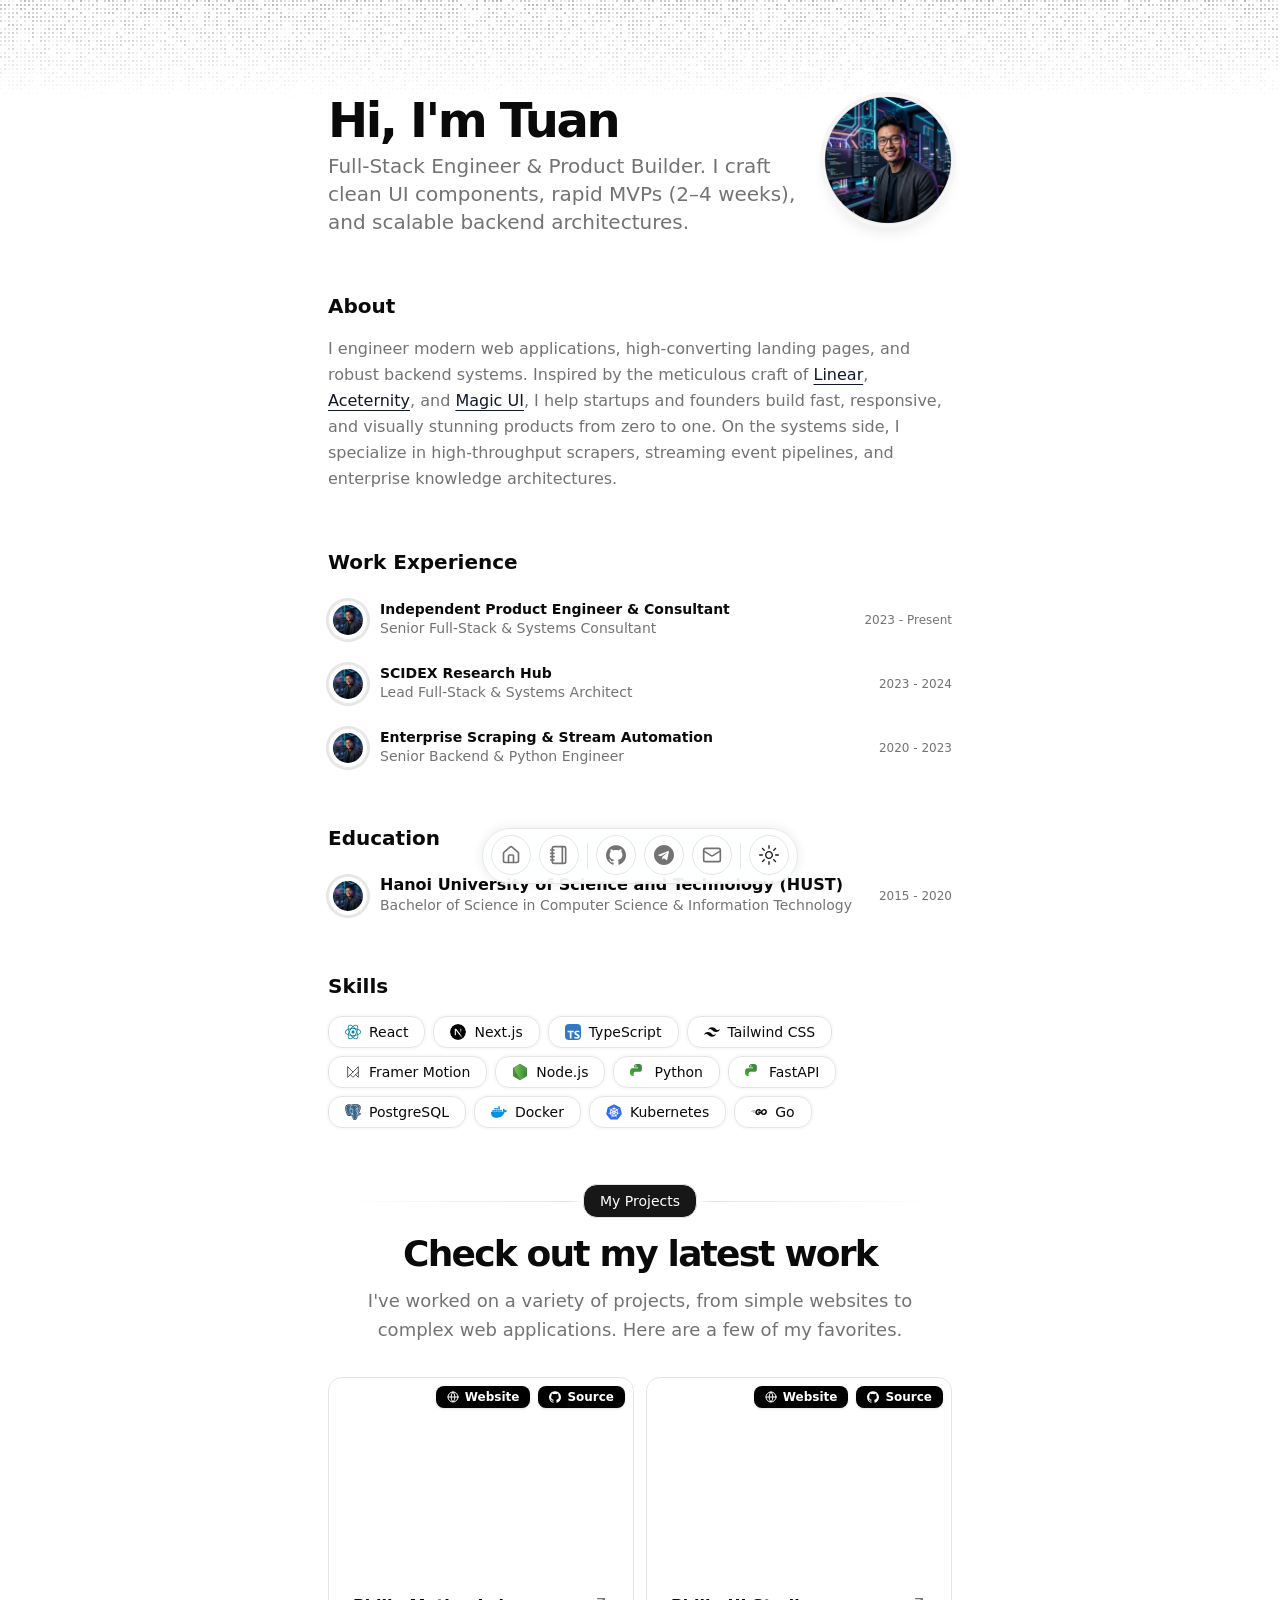
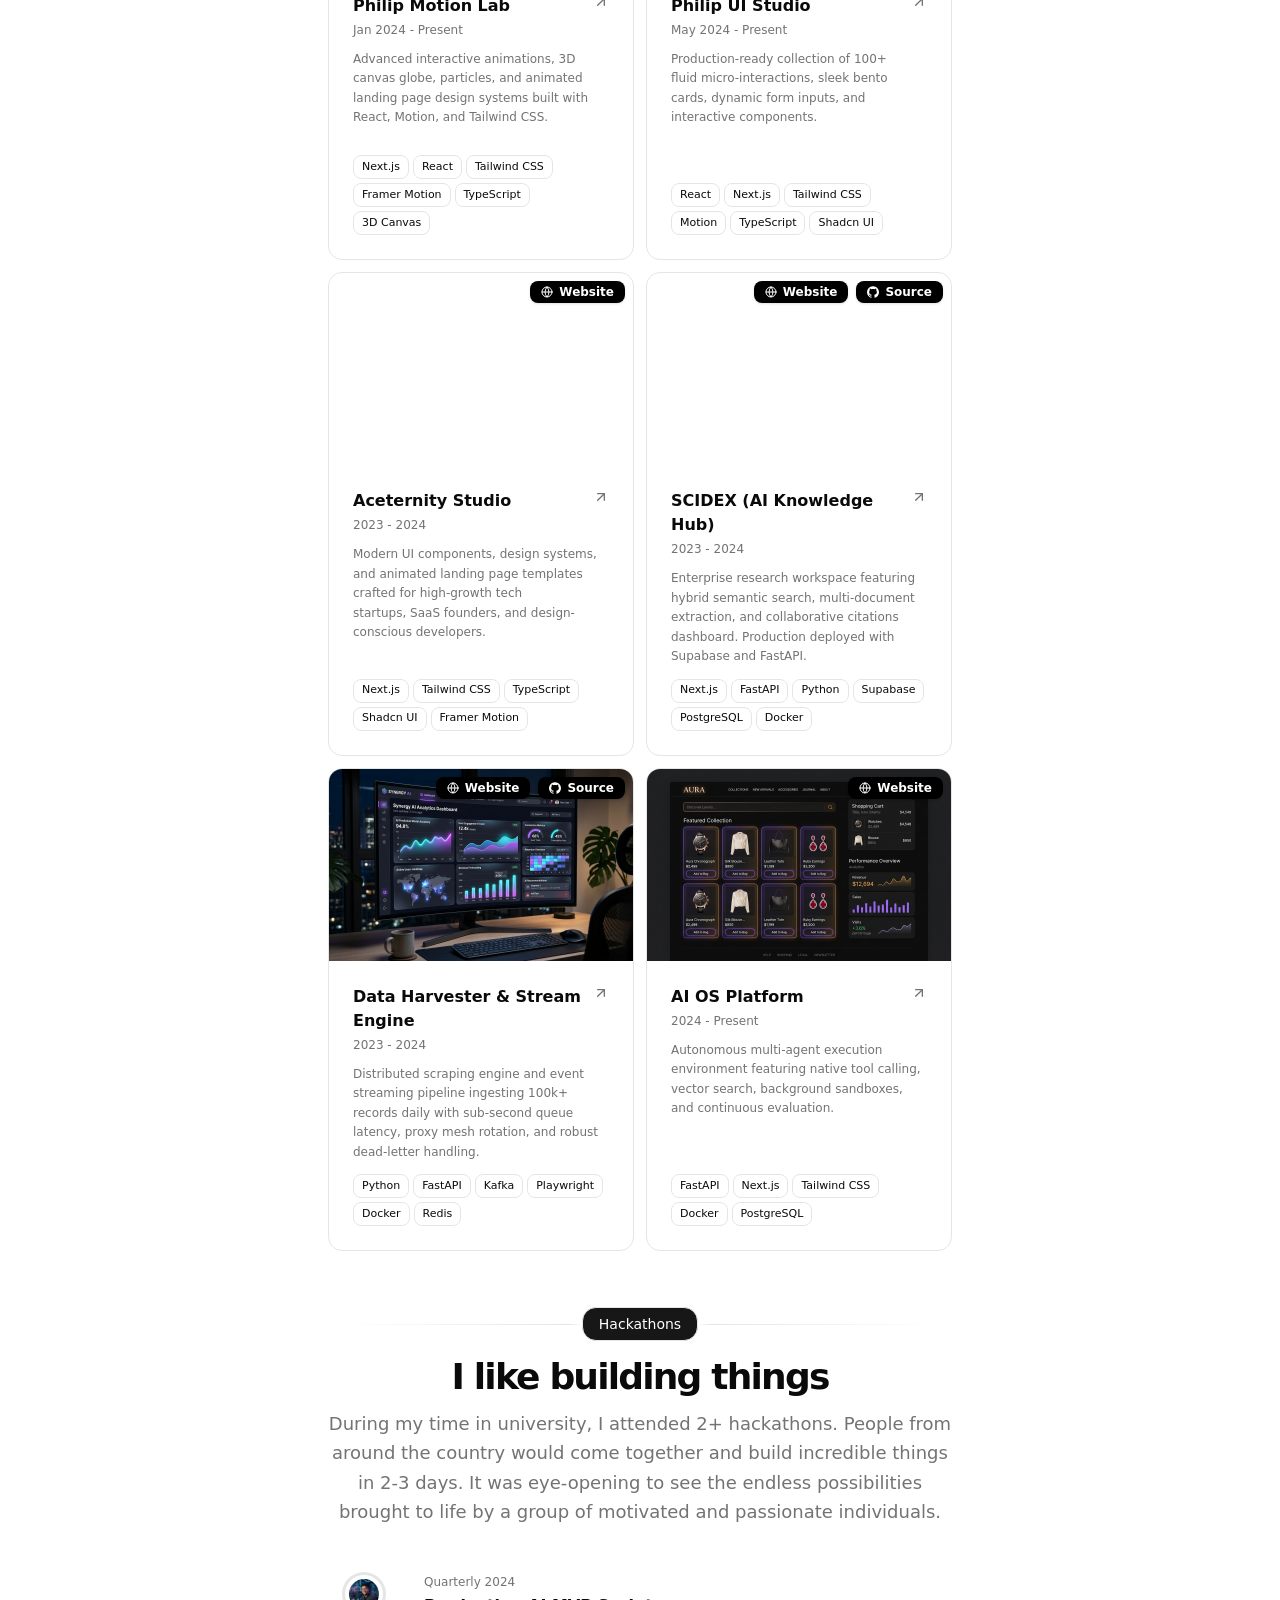
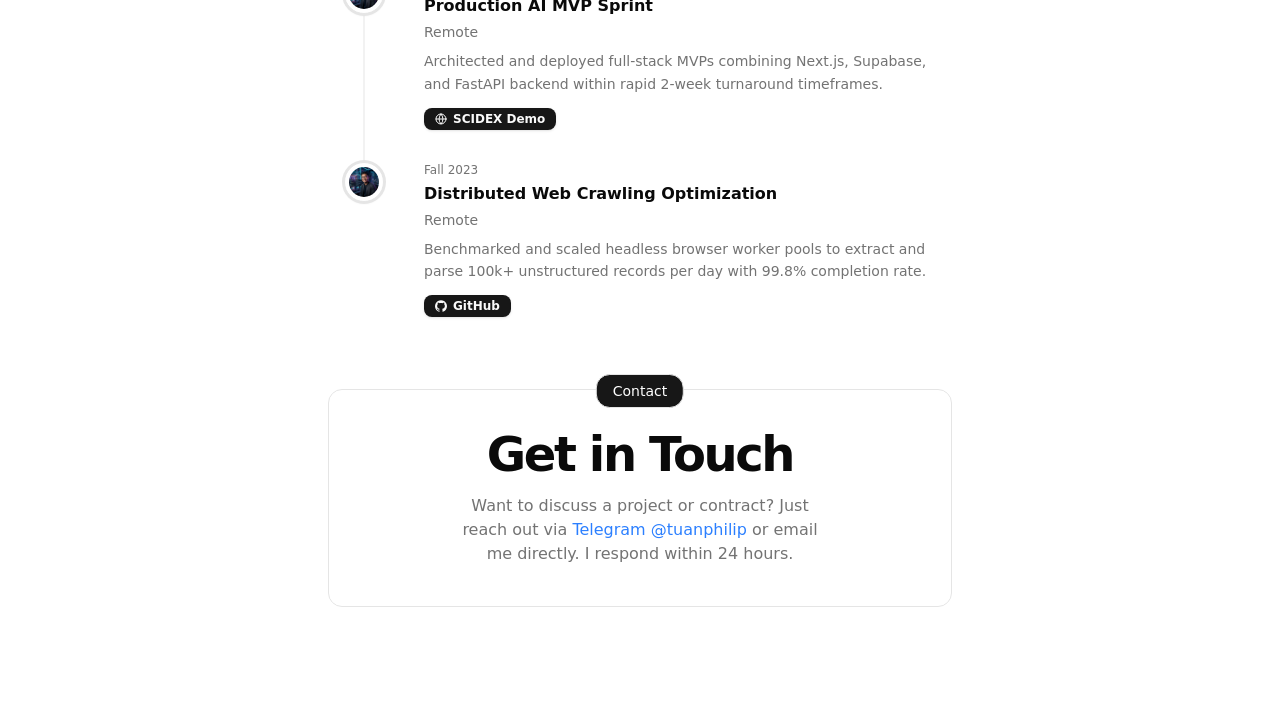
<file: index.html>
<!DOCTYPE html><!--akNHM1MeHprOpeVmnRWRX--><html lang="en"><head><meta charSet="utf-8"/><meta name="viewport" content="width=device-width, initial-scale=1"/><link rel="preload" href="/avatar.jpg" as="image"/><link rel="preload" as="image" href="/project-1.jpg"/><link rel="preload" as="image" href="/project-2.jpg"/><link rel="stylesheet" href="/_next/static/chunks/067ecd88c0dc08eb.css" data-precedence="next"/><link rel="preload" as="script" fetchPriority="low" href="/_next/static/chunks/224437fcecdb9dea.js"/><script src="/_next/static/chunks/594565624a70f7ad.js" async=""></script><script src="/_next/static/chunks/3d19402abc3c52f6.js" async=""></script><script src="/_next/static/chunks/daeb0c231b2fce1c.js" async=""></script><script src="/_next/static/chunks/turbopack-52712ed87ae1abf4.js" async=""></script><script src="/_next/static/chunks/6a21297094e6a497.js" async=""></script><script src="/_next/static/chunks/fc717ff24ae232ab.js" async=""></script><script src="/_next/static/chunks/5c0843859f7a8e01.js" async=""></script><script src="/_next/static/chunks/aa8100d928005d19.js" async=""></script><script src="/_next/static/chunks/33066a351777ee5c.js" async=""></script><script src="/_next/static/chunks/88af0bd14a63225a.js" async=""></script><script src="/_next/static/chunks/483a12865e0bba97.js" async=""></script><script src="/_next/static/chunks/1d3be43a6dda29b7.js" async=""></script><title>Tuan Philip</title><meta name="description" content="Full-Stack Engineer &amp; Product Builder. I craft clean UI components, rapid MVPs (2–4 weeks), and scalable backend architectures."/><meta name="robots" content="index, follow"/><meta name="googlebot" content="index, follow, max-video-preview:-1, max-image-preview:large, max-snippet:-1"/><meta property="og:title" content="Tuan Philip"/><meta property="og:description" content="Full-Stack Engineer &amp; Product Builder. I craft clean UI components, rapid MVPs (2–4 weeks), and scalable backend architectures."/><meta property="og:url" content="https://tuanphilip.github.io"/><meta property="og:site_name" content="Tuan Philip"/><meta property="og:locale" content="en_US"/><meta property="og:type" content="website"/><meta name="twitter:card" content="summary_large_image"/><meta name="twitter:title" content="Tuan Philip"/><meta name="twitter:description" content="Full-Stack Engineer &amp; Product Builder. I craft clean UI components, rapid MVPs (2–4 weeks), and scalable backend architectures."/><link rel="icon" href="/favicon.ico?favicon.0b3bf435.ico" sizes="256x256" type="image/x-icon"/><script src="/_next/static/chunks/a6dad97d9634a72d.js" noModule=""></script></head><body class="min-h-screen bg-background font-sans antialiased relative"><div hidden=""><!--$--><!--/$--></div><script>((a,b,c,d,e,f,g,h)=>{let i=document.documentElement,j=["light","dark"];function k(b){var c;(Array.isArray(a)?a:[a]).forEach(a=>{let c="class"===a,d=c&&f?e.map(a=>f[a]||a):e;c?(i.classList.remove(...d),i.classList.add(f&&f[b]?f[b]:b)):i.setAttribute(a,b)}),c=b,h&&j.includes(c)&&(i.style.colorScheme=c)}if(d)k(d);else try{let a=localStorage.getItem(b)||c,d=g&&"system"===a?window.matchMedia("(prefers-color-scheme: dark)").matches?"dark":"light":a;k(d)}catch(a){}})("class","theme","light",null,["light","dark"],null,true,true)</script><div class="absolute inset-0 top-0 left-0 right-0 h-[100px] overflow-hidden z-0"><div class="h-full w-full" style="mask-image:linear-gradient(to bottom, black, transparent);-webkit-mask-image:linear-gradient(to bottom, black, transparent)"><canvas class="pointer-events-none" style="width:0;height:0"></canvas></div></div><div class="relative z-10 max-w-2xl mx-auto py-12 pb-24 sm:py-24 px-6"><main class="min-h-dvh flex flex-col gap-14 relative"><section id="hero"><div class="mx-auto w-full max-w-2xl space-y-8"><div class="gap-2 gap-y-6 flex flex-col md:flex-row justify-between"><div class="gap-2 flex flex-col order-2 md:order-1"><div class="flex"><span class="inline-block text-3xl font-semibold tracking-tighter sm:text-4xl lg:text-5xl" style="opacity:0;filter:blur(8px);transform:translateY(-8px)">Hi, I&#x27;m Tuan</span></div><div class="flex"><span class="inline-block text-muted-foreground max-w-[600px] md:text-lg lg:text-xl" style="opacity:0;filter:blur(8px);transform:translateY(-8px)">Full-Stack Engineer &amp; Product Builder. I craft clean UI components, rapid MVPs (2–4 weeks), and scalable backend architectures.</span></div></div><div class="order-1 md:order-2" style="opacity:0;filter:blur(6px);transform:translateY(-6px)"><span class="relative flex shrink-0 overflow-hidden size-24 md:size-32 border rounded-full shadow-lg ring-4 ring-muted"><span class="flex h-full w-full items-center justify-center rounded-full bg-muted">TP</span></span></div></div></div></section><section id="about"><div class="flex min-h-0 flex-col gap-y-4"><div style="opacity:0;filter:blur(6px);transform:translateY(-6px)"><h2 class="text-xl font-bold">About</h2></div><div style="opacity:0;filter:blur(6px);transform:translateY(-6px)"><div class="prose max-w-full text-pretty font-sans leading-relaxed text-muted-foreground dark:prose-invert"><p>I engineer modern web applications, high-converting landing pages, and robust backend systems. Inspired by the meticulous craft of <a href="https://linear.app">Linear</a>, <a href="https://magic-ui-lyart.vercel.app">Aceternity</a>, and <a href="https://magicui.design">Magic UI</a>, I help startups and founders build fast, responsive, and visually stunning products from zero to one. On the systems side, I specialize in high-throughput scrapers, streaming event pipelines, and enterprise knowledge architectures.</p></div></div></div></section><section id="work"><div class="flex min-h-0 flex-col gap-y-6"><div style="opacity:0;filter:blur(6px);transform:translateY(-6px)"><h2 class="text-xl font-bold">Work Experience</h2></div><div style="opacity:0;filter:blur(6px);transform:translateY(-6px)"><div class="w-full grid gap-6" data-orientation="vertical"><div data-state="closed" data-orientation="vertical" class="w-full border-b-0 grid gap-2"><h3 data-orientation="vertical" data-state="closed" class="flex"><button type="button" aria-controls="radix-_R_2rhlflb_" aria-expanded="false" data-state="closed" data-orientation="vertical" id="radix-_R_rhlflb_" class="flex flex-1 items-center justify-between text-sm font-medium text-left [&amp;[data-state=open]_svg]:rotate-180 hover:no-underline p-0 cursor-pointer transition-colors rounded-none group [&amp;&gt;svg]:hidden" data-radix-collection-item=""><div class="flex items-center gap-x-3 justify-between w-full text-left"><div class="flex items-center gap-x-3 flex-1 min-w-0"><img src="/avatar.jpg" alt="Independent Product Engineer &amp; Consultant" class="size-8 md:size-10 p-1 border rounded-full shadow ring-2 ring-border overflow-hidden object-contain flex-none"/><div class="flex-1 min-w-0 gap-0.5 flex flex-col"><div class="font-semibold leading-none flex items-center gap-2">Independent Product Engineer &amp; Consultant<span class="relative inline-flex items-center w-3.5 h-3.5"><svg xmlns="http://www.w3.org/2000/svg" width="24" height="24" viewBox="0 0 24 24" fill="none" stroke="currentColor" stroke-width="2" stroke-linecap="round" stroke-linejoin="round" class="lucide lucide-chevron-right absolute h-3.5 w-3.5 shrink-0 text-muted-foreground stroke-2 transition-all duration-300 ease-out translate-x-0 opacity-0 group-hover:translate-x-1 group-hover:opacity-100 group-data-[state=open]:opacity-0 group-data-[state=open]:translate-x-0" aria-hidden="true"><path d="m9 18 6-6-6-6"></path></svg><svg xmlns="http://www.w3.org/2000/svg" width="24" height="24" viewBox="0 0 24 24" fill="none" stroke="currentColor" stroke-width="2" stroke-linecap="round" stroke-linejoin="round" class="lucide lucide-chevron-down absolute h-3.5 w-3.5 shrink-0 text-muted-foreground stroke-2 transition-all duration-200 opacity-0 rotate-0 group-data-[state=open]:opacity-100 group-data-[state=open]:rotate-180" aria-hidden="true"><path d="m6 9 6 6 6-6"></path></svg></span></div><div class="font-sans text-sm text-muted-foreground">Senior Full-Stack &amp; Systems Consultant</div></div></div><div class="flex items-center gap-1 text-xs tabular-nums text-muted-foreground text-right flex-none"><span>2023<!-- --> - <!-- -->Present</span></div></div></button></h3><div data-state="closed" id="radix-_R_2rhlflb_" hidden="" role="region" aria-labelledby="radix-_R_rhlflb_" data-orientation="vertical" class="overflow-hidden text-sm data-[state=closed]:animate-accordion-up data-[state=open]:animate-accordion-down" style="--radix-accordion-content-height:var(--radix-collapsible-content-height);--radix-accordion-content-width:var(--radix-collapsible-content-width)"></div></div><div data-state="closed" data-orientation="vertical" class="w-full border-b-0 grid gap-2"><h3 data-orientation="vertical" data-state="closed" class="flex"><button type="button" aria-controls="radix-_R_3bhlflb_" aria-expanded="false" data-state="closed" data-orientation="vertical" id="radix-_R_1bhlflb_" class="flex flex-1 items-center justify-between text-sm font-medium text-left [&amp;[data-state=open]_svg]:rotate-180 hover:no-underline p-0 cursor-pointer transition-colors rounded-none group [&amp;&gt;svg]:hidden" data-radix-collection-item=""><div class="flex items-center gap-x-3 justify-between w-full text-left"><div class="flex items-center gap-x-3 flex-1 min-w-0"><img src="/avatar.jpg" alt="SCIDEX Research Hub" class="size-8 md:size-10 p-1 border rounded-full shadow ring-2 ring-border overflow-hidden object-contain flex-none"/><div class="flex-1 min-w-0 gap-0.5 flex flex-col"><div class="font-semibold leading-none flex items-center gap-2">SCIDEX Research Hub<span class="relative inline-flex items-center w-3.5 h-3.5"><svg xmlns="http://www.w3.org/2000/svg" width="24" height="24" viewBox="0 0 24 24" fill="none" stroke="currentColor" stroke-width="2" stroke-linecap="round" stroke-linejoin="round" class="lucide lucide-chevron-right absolute h-3.5 w-3.5 shrink-0 text-muted-foreground stroke-2 transition-all duration-300 ease-out translate-x-0 opacity-0 group-hover:translate-x-1 group-hover:opacity-100 group-data-[state=open]:opacity-0 group-data-[state=open]:translate-x-0" aria-hidden="true"><path d="m9 18 6-6-6-6"></path></svg><svg xmlns="http://www.w3.org/2000/svg" width="24" height="24" viewBox="0 0 24 24" fill="none" stroke="currentColor" stroke-width="2" stroke-linecap="round" stroke-linejoin="round" class="lucide lucide-chevron-down absolute h-3.5 w-3.5 shrink-0 text-muted-foreground stroke-2 transition-all duration-200 opacity-0 rotate-0 group-data-[state=open]:opacity-100 group-data-[state=open]:rotate-180" aria-hidden="true"><path d="m6 9 6 6 6-6"></path></svg></span></div><div class="font-sans text-sm text-muted-foreground">Lead Full-Stack &amp; Systems Architect</div></div></div><div class="flex items-center gap-1 text-xs tabular-nums text-muted-foreground text-right flex-none"><span>2023<!-- --> - <!-- -->2024</span></div></div></button></h3><div data-state="closed" id="radix-_R_3bhlflb_" hidden="" role="region" aria-labelledby="radix-_R_1bhlflb_" data-orientation="vertical" class="overflow-hidden text-sm data-[state=closed]:animate-accordion-up data-[state=open]:animate-accordion-down" style="--radix-accordion-content-height:var(--radix-collapsible-content-height);--radix-accordion-content-width:var(--radix-collapsible-content-width)"></div></div><div data-state="closed" data-orientation="vertical" class="w-full border-b-0 grid gap-2"><h3 data-orientation="vertical" data-state="closed" class="flex"><button type="button" aria-controls="radix-_R_3rhlflb_" aria-expanded="false" data-state="closed" data-orientation="vertical" id="radix-_R_1rhlflb_" class="flex flex-1 items-center justify-between text-sm font-medium text-left [&amp;[data-state=open]_svg]:rotate-180 hover:no-underline p-0 cursor-pointer transition-colors rounded-none group [&amp;&gt;svg]:hidden" data-radix-collection-item=""><div class="flex items-center gap-x-3 justify-between w-full text-left"><div class="flex items-center gap-x-3 flex-1 min-w-0"><img src="/avatar.jpg" alt="Enterprise Scraping &amp; Stream Automation" class="size-8 md:size-10 p-1 border rounded-full shadow ring-2 ring-border overflow-hidden object-contain flex-none"/><div class="flex-1 min-w-0 gap-0.5 flex flex-col"><div class="font-semibold leading-none flex items-center gap-2">Enterprise Scraping &amp; Stream Automation<span class="relative inline-flex items-center w-3.5 h-3.5"><svg xmlns="http://www.w3.org/2000/svg" width="24" height="24" viewBox="0 0 24 24" fill="none" stroke="currentColor" stroke-width="2" stroke-linecap="round" stroke-linejoin="round" class="lucide lucide-chevron-right absolute h-3.5 w-3.5 shrink-0 text-muted-foreground stroke-2 transition-all duration-300 ease-out translate-x-0 opacity-0 group-hover:translate-x-1 group-hover:opacity-100 group-data-[state=open]:opacity-0 group-data-[state=open]:translate-x-0" aria-hidden="true"><path d="m9 18 6-6-6-6"></path></svg><svg xmlns="http://www.w3.org/2000/svg" width="24" height="24" viewBox="0 0 24 24" fill="none" stroke="currentColor" stroke-width="2" stroke-linecap="round" stroke-linejoin="round" class="lucide lucide-chevron-down absolute h-3.5 w-3.5 shrink-0 text-muted-foreground stroke-2 transition-all duration-200 opacity-0 rotate-0 group-data-[state=open]:opacity-100 group-data-[state=open]:rotate-180" aria-hidden="true"><path d="m6 9 6 6 6-6"></path></svg></span></div><div class="font-sans text-sm text-muted-foreground">Senior Backend &amp; Python Engineer</div></div></div><div class="flex items-center gap-1 text-xs tabular-nums text-muted-foreground text-right flex-none"><span>2020<!-- --> - <!-- -->2023</span></div></div></button></h3><div data-state="closed" id="radix-_R_3rhlflb_" hidden="" role="region" aria-labelledby="radix-_R_1rhlflb_" data-orientation="vertical" class="overflow-hidden text-sm data-[state=closed]:animate-accordion-up data-[state=open]:animate-accordion-down" style="--radix-accordion-content-height:var(--radix-collapsible-content-height);--radix-accordion-content-width:var(--radix-collapsible-content-width)"></div></div></div></div></div></section><section id="education"><div class="flex min-h-0 flex-col gap-y-6"><div style="opacity:0;filter:blur(6px);transform:translateY(-6px)"><h2 class="text-xl font-bold">Education</h2></div><div class="flex flex-col gap-8"><div style="opacity:0;filter:blur(6px);transform:translateY(-6px)"><a target="_blank" rel="noopener noreferrer" class="flex items-center gap-x-3 justify-between group" href="https://hust.edu.vn"><div class="flex items-center gap-x-3 flex-1 min-w-0"><img src="/avatar.jpg" alt="Hanoi University of Science and Technology (HUST)" class="size-8 md:size-10 p-1 border rounded-full shadow ring-2 ring-border overflow-hidden object-contain flex-none"/><div class="flex-1 min-w-0 flex flex-col gap-0.5"><div class="font-semibold leading-none flex items-center gap-2">Hanoi University of Science and Technology (HUST)<svg xmlns="http://www.w3.org/2000/svg" width="24" height="24" viewBox="0 0 24 24" fill="none" stroke="currentColor" stroke-width="2" stroke-linecap="round" stroke-linejoin="round" class="lucide lucide-arrow-up-right h-3.5 w-3.5 text-muted-foreground opacity-0 -translate-x-2 group-hover:opacity-100 group-hover:translate-x-0 transition-all duration-200" aria-hidden="true"><path d="M7 7h10v10"></path><path d="M7 17 17 7"></path></svg></div><div class="font-sans text-sm text-muted-foreground">Bachelor of Science in Computer Science &amp; Information Technology</div></div></div><div class="flex items-center gap-1 text-xs tabular-nums text-muted-foreground text-right flex-none"><span>2015<!-- --> - <!-- -->2020</span></div></a></div></div></div></section><section id="skills"><div class="flex min-h-0 flex-col gap-y-4"><div style="opacity:0;filter:blur(6px);transform:translateY(-6px)"><h2 class="text-xl font-bold">Skills</h2></div><div class="flex flex-wrap gap-2"><div style="opacity:0;filter:blur(6px);transform:translateY(-6px)"><div class="border bg-background border-border ring-2 ring-border/20 rounded-xl h-8 w-fit px-4 flex items-center gap-2"><svg class="size-4 rounded overflow-hidden object-contain" viewBox="0 0 569 512" xmlns:xlink="http://www.w3.org/1999/xlink"><g fill="none" fill-rule="evenodd"><g fill="#087EA4" fill-rule="nonzero"><path d="M285.5,201 C255.400481,201 231,225.400481 231,255.5 C231,285.599519 255.400481,310 285.5,310 C315.599519,310 340,285.599519 340,255.5 C340,225.400481 315.599519,201 285.5,201" id="Path"></path><path d="M568.959856,255.99437 C568.959856,213.207656 529.337802,175.68144 466.251623,150.985214 C467.094645,145.423543 467.85738,139.922107 468.399323,134.521063 C474.621631,73.0415145 459.808523,28.6686204 426.709856,9.5541429 C389.677085,-11.8291748 337.36955,3.69129898 284.479928,46.0162134 C231.590306,3.69129898 179.282771,-11.8291748 142.25,9.5541429 C109.151333,28.6686204 94.3382249,73.0415145 100.560533,134.521063 C101.102476,139.922107 101.845139,145.443621 102.708233,151.02537 C97.4493791,153.033193 92.2908847,155.161486 87.3331099,157.39017 C31.0111824,182.708821 0,217.765415 0,255.99437 C0,298.781084 39.6220545,336.307301 102.708233,361.003527 C101.845139,366.565197 101.102476,372.066633 100.560533,377.467678 C94.3382249,438.947226 109.151333,483.32012 142.25,502.434597 C153.629683,508.887578 166.52439,512.186771 179.603923,511.991836 C210.956328,511.991836 247.567589,495.487529 284.479928,465.972527 C321.372196,495.487529 358.003528,511.991836 389.396077,511.991836 C402.475265,512.183856 415.36922,508.884856 426.75,502.434597 C459.848667,483.32012 474.661775,438.947226 468.439467,377.467678 C467.897524,372.066633 467.134789,366.565197 466.291767,361.003527 C529.377946,336.347457 569,298.761006 569,255.99437 M389.155214,27.1025182 C397.565154,26.899606 405.877839,28.9368502 413.241569,33.0055186 C436.223966,46.2772304 446.540955,82.2775015 441.522965,131.770345 C441.181741,135.143488 440.780302,138.556788 440.298575,141.990165 C414.066922,134.08804 387.205771,128.452154 360.010724,125.144528 C343.525021,103.224055 325.192524,82.7564475 305.214266,63.9661533 C336.586743,39.7116483 366.032313,27.1025182 389.135142,27.1025182 M378.356498,310.205598 C368.204912,327.830733 357.150626,344.919965 345.237759,361.405091 C325.045049,363.479997 304.758818,364.51205 284.459856,364.497299 C264.167589,364.51136 243.888075,363.479308 223.702025,361.405091 C211.820914,344.919381 200.80007,327.83006 190.683646,310.205598 C180.532593,292.629285 171.306974,274.534187 163.044553,255.99437 C171.306974,237.454554 180.532593,219.359455 190.683646,201.783142 C200.784121,184.229367 211.770999,167.201087 223.601665,150.764353 C243.824636,148.63809 264.145559,147.579168 284.479928,147.591877 C304.772146,147.579725 325.051559,148.611772 345.237759,150.68404 C357.109048,167.14607 368.136094,184.201112 378.27621,201.783142 C388.419418,219.363718 397.644825,237.458403 405.915303,255.99437 C397.644825,274.530337 388.419418,292.625022 378.27621,310.205598 M419.724813,290.127366 C426.09516,307.503536 431.324985,325.277083 435.380944,343.334682 C417.779633,348.823635 399.836793,353.149774 381.668372,356.285142 C388.573127,345.871232 395.263781,335.035679 401.740334,323.778483 C408.143291,312.655143 414.144807,301.431411 419.805101,290.207679 M246.363271,390.377981 C258.848032,391.140954 271.593728,391.582675 284.5,391.582675 C297.406272,391.582675 310.232256,391.140954 322.737089,390.377981 C310.880643,404.583418 298.10766,417.997563 284.5,430.534446 C270.921643,417.999548 258.18192,404.585125 246.363271,390.377981 Z M187.311556,356.244986 C169.137286,353.123646 151.187726,348.810918 133.578912,343.334682 C137.618549,325.305649 142.828222,307.559058 149.174827,290.207679 C154.754833,301.431411 160.736278,312.655143 167.239594,323.778483 C173.74291,334.901824 180.467017,345.864539 187.311556,356.285142 M149.174827,221.760984 C142.850954,204.473938 137.654787,186.794745 133.619056,168.834762 C151.18418,163.352378 169.085653,159.013101 187.211197,155.844146 C180.346585,166.224592 173.622478,176.986525 167.139234,188.210257 C160.65599,199.433989 154.734761,210.517173 149.074467,221.760984 M322.616657,121.590681 C310.131896,120.827708 297.3862,120.385987 284.379568,120.385987 C271.479987,120.385987 258.767744,120.787552 246.242839,121.590681 C258.061488,107.383537 270.801211,93.9691137 284.379568,81.4342157 C297.99241,93.9658277 310.765727,107.380324 322.616657,121.590681 Z M401.70019,188.210257 C395.196875,176.939676 388.472767,166.09743 381.527868,155.68352 C399.744224,158.819049 417.734224,163.151949 435.380944,168.654058 C431.331963,186.680673 426.122466,204.426664 419.785029,221.781062 C414.205023,210.55733 408.203506,199.333598 401.720262,188.230335 M127.517179,131.790423 C122.438973,82.3176579 132.816178,46.2973086 155.778503,33.0255968 C163.144699,28.9632474 171.455651,26.9264282 179.864858,27.1225964 C202.967687,27.1225964 232.413257,39.7317265 263.785734,63.9862316 C243.794133,82.7898734 225.448298,103.270812 208.949132,125.204763 C181.761691,128.528025 154.90355,134.14313 128.661281,141.990165 C128.199626,138.556788 127.778115,135.163566 127.456963,131.790423 M98.4529773,182.106474 C101.54406,180.767925 104.695358,179.429376 107.906872,178.090828 C114.220532,204.735668 122.781793,230.7969 133.498624,255.99437 C122.761529,281.241316 114.193296,307.357063 107.8868,334.058539 C56.7434387,313.076786 27.0971497,284.003505 27.0971497,255.99437 C27.0971497,229.450947 53.1907013,202.526037 98.4529773,182.106474 Z M155.778503,478.963143 C132.816178,465.691432 122.438973,429.671082 127.517179,380.198317 C127.838331,376.825174 128.259842,373.431953 128.721497,369.978497 C154.953686,377.878517 181.814655,383.514365 209.009348,386.824134 C225.500295,408.752719 243.832321,429.233234 263.805806,448.042665 C220.069,481.834331 180.105722,492.97775 155.838719,478.963143 M441.502893,380.198317 C446.520883,429.691161 436.203894,465.691432 413.221497,478.963143 C388.974566,493.017906 348.991216,481.834331 305.274481,448.042665 C325.241364,429.232737 343.566681,408.752215 360.050868,386.824134 C387.245915,383.516508 414.107066,377.880622 440.338719,369.978497 C440.820446,373.431953 441.221885,376.825174 441.563109,380.198317 M461.193488,334.018382 C454.869166,307.332523 446.294494,281.231049 435.561592,255.99437 C446.289797,230.744081 454.857778,204.629101 461.173416,177.930202 C512.216417,198.911955 541.942994,227.985236 541.942994,255.99437 C541.942994,284.003505 512.296705,313.076786 461.153344,334.058539" id="Shape"></path></g></g></svg><span class="text-foreground text-sm font-medium">React</span></div></div><div style="opacity:0;filter:blur(6px);transform:translateY(-6px)"><div class="border bg-background border-border ring-2 ring-border/20 rounded-xl h-8 w-fit px-4 flex items-center gap-2"><svg class="size-4 rounded overflow-hidden object-contain" viewBox="0 0 180 180"><mask height="180" id=":r8:mask0_408_134" maskUnits="userSpaceOnUse" width="180" x="0" y="0" style="mask-type:alpha"><circle cx="90" cy="90" fill="black" r="90"></circle></mask><g mask="url(#:r8:mask0_408_134)"><circle cx="90" cy="90" data-circle="true" fill="black" r="90"></circle><path d="M149.508 157.52L69.142 54H54V125.97H66.1136V69.3836L139.999 164.845C143.333 162.614 146.509 160.165 149.508 157.52Z" fill="url(#:r8:paint0_linear_408_134)"></path><rect fill="url(#:r8:paint1_linear_408_134)" height="72" width="12" x="115" y="54"></rect></g><defs><linearGradient gradientUnits="userSpaceOnUse" id=":r8:paint0_linear_408_134" x1="109" x2="144.5" y1="116.5" y2="160.5"><stop stop-color="white"></stop><stop offset="1" stop-color="white" stop-opacity="0"></stop></linearGradient><linearGradient gradientUnits="userSpaceOnUse" id=":r8:paint1_linear_408_134" x1="121" x2="120.799" y1="54" y2="106.875"><stop stop-color="white"></stop><stop offset="1" stop-color="white" stop-opacity="0"></stop></linearGradient></defs></svg><span class="text-foreground text-sm font-medium">Next.js</span></div></div><div style="opacity:0;filter:blur(6px);transform:translateY(-6px)"><div class="border bg-background border-border ring-2 ring-border/20 rounded-xl h-8 w-fit px-4 flex items-center gap-2"><svg class="size-4 rounded overflow-hidden object-contain" viewBox="0 0 256 256" preserveAspectRatio="xMidYMid"><path d="M20 0h216c11.046 0 20 8.954 20 20v216c0 11.046-8.954 20-20 20H20c-11.046 0-20-8.954-20-20V20C0 8.954 8.954 0 20 0Z" fill="#3178C6"></path><path d="M150.518 200.475v27.62c4.492 2.302 9.805 4.028 15.938 5.179 6.133 1.151 12.597 1.726 19.393 1.726 6.622 0 12.914-.633 18.874-1.899 5.96-1.266 11.187-3.352 15.678-6.257 4.492-2.906 8.048-6.704 10.669-11.394 2.62-4.689 3.93-10.486 3.93-17.391 0-5.006-.749-9.394-2.246-13.163a30.748 30.748 0 0 0-6.479-10.055c-2.821-2.935-6.205-5.567-10.149-7.898-3.945-2.33-8.394-4.531-13.347-6.602-3.628-1.497-6.881-2.949-9.761-4.359-2.879-1.41-5.327-2.848-7.342-4.316-2.016-1.467-3.571-3.021-4.665-4.661-1.094-1.64-1.641-3.495-1.641-5.567 0-1.899.489-3.61 1.468-5.135s2.362-2.834 4.147-3.927c1.785-1.094 3.973-1.942 6.565-2.547 2.591-.604 5.471-.906 8.638-.906 2.304 0 4.737.173 7.299.518 2.563.345 5.14.877 7.732 1.597a53.669 53.669 0 0 1 7.558 2.719 41.7 41.7 0 0 1 6.781 3.797v-25.807c-4.204-1.611-8.797-2.805-13.778-3.582-4.981-.777-10.697-1.165-17.147-1.165-6.565 0-12.784.705-18.658 2.115-5.874 1.409-11.043 3.61-15.506 6.602-4.463 2.993-7.99 6.805-10.582 11.437-2.591 4.632-3.887 10.17-3.887 16.615 0 8.228 2.375 15.248 7.127 21.06 4.751 5.811 11.963 10.731 21.638 14.759a291.458 291.458 0 0 1 10.625 4.575c3.283 1.496 6.119 3.049 8.509 4.66 2.39 1.611 4.276 3.366 5.658 5.265 1.382 1.899 2.073 4.057 2.073 6.474a9.901 9.901 0 0 1-1.296 4.963c-.863 1.524-2.174 2.848-3.93 3.97-1.756 1.122-3.945 1.999-6.565 2.632-2.62.633-5.687.95-9.2.95-5.989 0-11.92-1.05-17.794-3.151-5.875-2.1-11.317-5.25-16.327-9.451Zm-46.036-68.733H140V109H41v22.742h35.345V233h28.137V131.742Z" fill="#FFF"></path></svg><span class="text-foreground text-sm font-medium">TypeScript</span></div></div><div style="opacity:0;filter:blur(6px);transform:translateY(-6px)"><div class="border bg-background border-border ring-2 ring-border/20 rounded-xl h-8 w-fit px-4 flex items-center gap-2"><svg role="img" viewBox="0 0 24 24" xmlns="http://www.w3.org/2000/svg" class="size-4 rounded overflow-hidden object-contain" fill="currentColor"><title>Tailwind CSS</title><path d="m12.001 4.8c-3.2 0-5.2 1.6-6 4.8 1.2-1.6 2.6-2.2 4.2-1.8.913.228 1.565.89 2.288 1.624 1.177 1.194 2.538 2.576 5.512 2.576 3.2 0 5.2-1.6 6-4.8-1.2 1.6-2.6 2.2-4.2 1.8-.913-.228-1.565-.89-2.288-1.624-1.176-1.194-2.537-2.576-5.512-2.576zm-6 7.2c-3.2 0-5.2 1.6-6 4.8 1.2-1.6 2.6-2.2 4.2-1.8.913.228 1.565.89 2.288 1.624 1.177 1.194 2.538 2.576 5.512 2.576 3.2 0 5.2-1.6 6-4.8-1.2 1.6-2.6 2.2-4.2 1.8-.913-.228-1.565-.89-2.288-1.624-1.176-1.194-2.537-2.576-5.512-2.576z"></path></svg><span class="text-foreground text-sm font-medium">Tailwind CSS</span></div></div><div style="opacity:0;filter:blur(6px);transform:translateY(-6px)"><div class="border bg-background border-border ring-2 ring-border/20 rounded-xl h-8 w-fit px-4 flex items-center gap-2"><svg role="img" viewBox="0 0 24 24" xmlns="http://www.w3.org/2000/svg" class="size-4 rounded overflow-hidden object-contain" fill="none" stroke="currentColor" stroke-width="1" stroke-linecap="round" stroke-linejoin="round"><title>Framer Motion</title><path stroke="none" d="M0 0h24v24H0z" fill="none"></path><path d="M12 12l-8 -8v16l16 -16v16l-4 -4"></path><path d="M20 12l-8 8l-4 -4"></path></svg><span class="text-foreground text-sm font-medium">Framer Motion</span></div></div><div style="opacity:0;filter:blur(6px);transform:translateY(-6px)"><div class="border bg-background border-border ring-2 ring-border/20 rounded-xl h-8 w-fit px-4 flex items-center gap-2"><svg class="size-4 rounded overflow-hidden object-contain" viewBox="0 0 256 292" xmlns:xlink="http://www.w3.org/1999/xlink"><defs><linearGradient id="a" x1="68.188%" x2="27.823%" y1="17.487%" y2="89.755%"><stop offset="0%" stop-color="#41873F"></stop><stop offset="32.88%" stop-color="#418B3D"></stop><stop offset="63.52%" stop-color="#419637"></stop><stop offset="93.19%" stop-color="#3FA92D"></stop><stop offset="100%" stop-color="#3FAE2A"></stop></linearGradient><linearGradient id="c" x1="43.277%" x2="159.245%" y1="55.169%" y2="-18.306%"><stop offset="13.76%" stop-color="#41873F"></stop><stop offset="40.32%" stop-color="#54A044"></stop><stop offset="71.36%" stop-color="#66B848"></stop><stop offset="90.81%" stop-color="#6CC04A"></stop></linearGradient><linearGradient id="f" x1="-4.389%" x2="101.499%" y1="49.997%" y2="49.997%"><stop offset="9.192%" stop-color="#6CC04A"></stop><stop offset="28.64%" stop-color="#66B848"></stop><stop offset="59.68%" stop-color="#54A044"></stop><stop offset="86.24%" stop-color="#41873F"></stop></linearGradient><path id="b" d="M134.923 1.832c-4.344-2.443-9.502-2.443-13.846 0L6.787 67.801C2.443 70.244 0 74.859 0 79.745v132.208c0 4.887 2.715 9.502 6.787 11.945l114.29 65.968c4.344 2.444 9.502 2.444 13.846 0l114.29-65.968c4.344-2.443 6.787-7.058 6.787-11.945V79.745c0-4.886-2.715-9.501-6.787-11.944L134.923 1.832Z"></path><path id="e" d="M134.923 1.832c-4.344-2.443-9.502-2.443-13.846 0L6.787 67.801C2.443 70.244 0 74.859 0 79.745v132.208c0 4.887 2.715 9.502 6.787 11.945l114.29 65.968c4.344 2.444 9.502 2.444 13.846 0l114.29-65.968c4.344-2.443 6.787-7.058 6.787-11.945V79.745c0-4.886-2.715-9.501-6.787-11.944L134.923 1.832Z"></path></defs><path fill="url(#a)" d="M134.923 1.832c-4.344-2.443-9.502-2.443-13.846 0L6.787 67.801C2.443 70.244 0 74.859 0 79.745v132.208c0 4.887 2.715 9.502 6.787 11.945l114.29 65.968c4.344 2.444 9.502 2.444 13.846 0l114.29-65.968c4.344-2.443 6.787-7.058 6.787-11.945V79.745c0-4.886-2.715-9.501-6.787-11.944L134.923 1.832Z"></path><mask id="d" fill="#fff"><use xlink:href="#b"></use></mask><path fill="url(#c)" d="M249.485 67.8 134.65 1.833c-1.086-.542-2.443-1.085-3.529-1.357L2.443 220.912c1.086 1.357 2.444 2.443 3.8 3.258l114.834 65.968c3.258 1.9 7.059 2.443 10.588 1.357L252.47 70.515c-.815-1.086-1.9-1.9-2.986-2.714Z" mask="url(#d)"></path><mask id="g" fill="#fff"><use xlink:href="#e"></use></mask><path fill="url(#f)" d="M249.756 223.898c3.258-1.9 5.701-5.158 6.787-8.687L130.579.204c-3.258-.543-6.787-.272-9.773 1.628L6.786 67.53l122.979 224.238c1.628-.272 3.529-.815 5.158-1.63l114.833-66.239Z" mask="url(#g)"></path></svg><span class="text-foreground text-sm font-medium">Node.js</span></div></div><div style="opacity:0;filter:blur(6px);transform:translateY(-6px)"><div class="border bg-background border-border ring-2 ring-border/20 rounded-xl h-8 w-fit px-4 flex items-center gap-2"><svg class="size-4 rounded overflow-hidden object-contain" fill="none" viewBox="16 16 32 32"><path fill="url(#a)" d="M31.885 16c-8.124 0-7.617 3.523-7.617 3.523l.01 3.65h7.752v1.095H21.197S16 23.678 16 31.876c0 8.196 4.537 7.906 4.537 7.906h2.708v-3.804s-.146-4.537 4.465-4.537h7.688s4.32.07 4.32-4.175v-7.019S40.374 16 31.885 16zm-4.275 2.454a1.394 1.394 0 1 1 0 2.79 1.393 1.393 0 0 1-1.395-1.395c0-.771.624-1.395 1.395-1.395z"></path><path fill="url(#b)" d="M32.115 47.833c8.124 0 7.617-3.523 7.617-3.523l-.01-3.65H31.97v-1.095h10.832S48 40.155 48 31.958c0-8.197-4.537-7.906-4.537-7.906h-2.708v3.803s.146 4.537-4.465 4.537h-7.688s-4.32-.07-4.32 4.175v7.019s-.656 4.247 7.833 4.247zm4.275-2.454a1.393 1.393 0 0 1-1.395-1.395 1.394 1.394 0 1 1 1.395 1.395z"></path><defs><linearGradient id="a" x1="19.075" x2="34.898" y1="18.782" y2="34.658" gradientUnits="userSpaceOnUse"><stop stop-color="#387EB8"></stop><stop offset="1" stop-color="#366994"></stop></linearGradient><linearGradient id="b" x1="28.809" x2="45.803" y1="28.882" y2="45.163" gradientUnits="userSpaceOnUse"><stop stop-color="#FFE052"></stop><stop offset="1" stop-color="#FFC331"></stop></linearGradient></defs></svg><span class="text-foreground text-sm font-medium">Python</span></div></div><div style="opacity:0;filter:blur(6px);transform:translateY(-6px)"><div class="border bg-background border-border ring-2 ring-border/20 rounded-xl h-8 w-fit px-4 flex items-center gap-2"><svg class="size-4 rounded overflow-hidden object-contain" fill="none" viewBox="16 16 32 32"><path fill="url(#a)" d="M31.885 16c-8.124 0-7.617 3.523-7.617 3.523l.01 3.65h7.752v1.095H21.197S16 23.678 16 31.876c0 8.196 4.537 7.906 4.537 7.906h2.708v-3.804s-.146-4.537 4.465-4.537h7.688s4.32.07 4.32-4.175v-7.019S40.374 16 31.885 16zm-4.275 2.454a1.394 1.394 0 1 1 0 2.79 1.393 1.393 0 0 1-1.395-1.395c0-.771.624-1.395 1.395-1.395z"></path><path fill="url(#b)" d="M32.115 47.833c8.124 0 7.617-3.523 7.617-3.523l-.01-3.65H31.97v-1.095h10.832S48 40.155 48 31.958c0-8.197-4.537-7.906-4.537-7.906h-2.708v3.803s.146 4.537-4.465 4.537h-7.688s-4.32-.07-4.32 4.175v7.019s-.656 4.247 7.833 4.247zm4.275-2.454a1.393 1.393 0 0 1-1.395-1.395 1.394 1.394 0 1 1 1.395 1.395z"></path><defs><linearGradient id="a" x1="19.075" x2="34.898" y1="18.782" y2="34.658" gradientUnits="userSpaceOnUse"><stop stop-color="#387EB8"></stop><stop offset="1" stop-color="#366994"></stop></linearGradient><linearGradient id="b" x1="28.809" x2="45.803" y1="28.882" y2="45.163" gradientUnits="userSpaceOnUse"><stop stop-color="#FFE052"></stop><stop offset="1" stop-color="#FFC331"></stop></linearGradient></defs></svg><span class="text-foreground text-sm font-medium">FastAPI</span></div></div><div style="opacity:0;filter:blur(6px);transform:translateY(-6px)"><div class="border bg-background border-border ring-2 ring-border/20 rounded-xl h-8 w-fit px-4 flex items-center gap-2"><svg class="size-4 rounded overflow-hidden object-contain" xml:space="preserve" viewBox="0 0 432.071 445.383"><g style="fill-rule:nonzero;clip-rule:nonzero;fill:none;stroke:#fff;stroke-width:12.4651;stroke-linecap:round;stroke-linejoin:round;stroke-miterlimit:4"><path d="M323.205 324.227c2.833-23.601 1.984-27.062 19.563-23.239l4.463.392c13.517.615 31.199-2.174 41.587-7 22.362-10.376 35.622-27.7 13.572-23.148-50.297 10.376-53.755-6.655-53.755-6.655 53.111-78.803 75.313-178.836 56.149-203.322-52.27-66.789-142.748-35.206-144.262-34.386l-.482.089c-9.938-2.062-21.06-3.294-33.554-3.496-22.761-.374-40.032 5.967-53.133 15.904 0 0-161.408-66.498-153.899 83.628 1.597 31.936 45.777 241.655 98.47 178.31 19.259-23.163 37.871-42.748 37.871-42.748 9.242 6.14 20.307 9.272 31.912 8.147l.897-.765c-.281 2.876-.157 5.689.359 9.019-13.572 15.167-9.584 17.83-36.723 23.416-27.457 5.659-11.326 15.734-.797 18.367 12.768 3.193 42.305 7.716 62.268-20.224l-.795 3.188c5.325 4.26 4.965 30.619 5.72 49.452.756 18.834 2.017 36.409 5.856 46.771 3.839 10.36 8.369 37.05 44.036 29.406 29.809-6.388 52.6-15.582 54.677-101.107" style="fill:#000;stroke:#000;stroke-width:37.3953;stroke-linecap:butt;stroke-linejoin:miter"></path><path d="M402.395 271.23c-50.302 10.376-53.76-6.655-53.76-6.655 53.111-78.808 75.313-178.843 56.153-203.326-52.27-66.785-142.752-35.2-144.262-34.38l-.486.087c-9.938-2.063-21.06-3.292-33.56-3.496-22.761-.373-40.026 5.967-53.127 15.902 0 0-161.411-66.495-153.904 83.63 1.597 31.938 45.776 241.657 98.471 178.312 19.26-23.163 37.869-42.748 37.869-42.748 9.243 6.14 20.308 9.272 31.908 8.147l.901-.765c-.28 2.876-.152 5.689.361 9.019-13.575 15.167-9.586 17.83-36.723 23.416-27.459 5.659-11.328 15.734-.796 18.367 12.768 3.193 42.307 7.716 62.266-20.224l-.796 3.188c5.319 4.26 9.054 27.711 8.428 48.969-.626 21.259-1.044 35.854 3.147 47.254 4.191 11.4 8.368 37.05 44.042 29.406 29.809-6.388 45.256-22.942 47.405-50.555 1.525-19.631 4.976-16.729 5.194-34.28l2.768-8.309c3.192-26.611.507-35.196 18.872-31.203l4.463.392c13.517.615 31.208-2.174 41.591-7 22.358-10.376 35.618-27.7 13.573-23.148z" style="fill:#336791;stroke:none" stroke="none"></path><path d="M215.866 286.484c-1.385 49.516.348 99.377 5.193 111.495 4.848 12.118 15.223 35.688 50.9 28.045 29.806-6.39 40.651-18.756 45.357-46.051 3.466-20.082 10.148-75.854 11.005-87.281M173.104 38.256S11.583-27.76 19.092 122.365c1.597 31.938 45.779 241.664 98.473 178.316 19.256-23.166 36.671-41.335 36.671-41.335M260.349 26.207c-5.591 1.753 89.848-34.889 144.087 34.417 19.159 24.484-3.043 124.519-56.153 203.329"></path><path d="M348.282 263.953s3.461 17.036 53.764 6.653c22.04-4.552 8.776 12.774-13.577 23.155-18.345 8.514-59.474 10.696-60.146-1.069-1.729-30.355 21.647-21.133 19.96-28.739-1.525-6.85-11.979-13.573-18.894-30.338-6.037-14.633-82.796-126.849 21.287-110.183 3.813-.789-27.146-99.002-124.553-100.599-97.385-1.597-94.19 119.762-94.19 119.762" style="stroke-linejoin:bevel"></path><path d="M188.604 274.334c-13.577 15.166-9.584 17.829-36.723 23.417-27.459 5.66-11.326 15.733-.797 18.365 12.768 3.195 42.307 7.718 62.266-20.229 6.078-8.509-.036-22.086-8.385-25.547-4.034-1.671-9.428-3.765-16.361 3.994z"></path><path d="M187.715 274.069c-1.368-8.917 2.93-19.528 7.536-31.942 6.922-18.626 22.893-37.255 10.117-96.339-9.523-44.029-73.396-9.163-73.436-3.193-.039 5.968 2.889 30.26-1.067 58.548-5.162 36.913 23.488 68.132 56.479 64.938"></path><path d="M172.517 141.7c-.288 2.039 3.733 7.48 8.976 8.207 5.234.73 9.714-3.522 9.998-5.559.284-2.039-3.732-4.285-8.977-5.015-5.237-.731-9.719.333-9.996 2.367z" style="fill:#fff;stroke-width:4.155;stroke-linecap:butt;stroke-linejoin:miter"></path><path d="M331.941 137.543c.284 2.039-3.732 7.48-8.976 8.207-5.238.73-9.718-3.522-10.005-5.559-.277-2.039 3.74-4.285 8.979-5.015 5.239-.73 9.718.333 10.002 2.368z" style="fill:#fff;stroke-width:2.0775;stroke-linecap:butt;stroke-linejoin:miter"></path><path d="M350.676 123.432c.863 15.994-3.445 26.888-3.988 43.914-.804 24.748 11.799 53.074-7.191 81.435"></path></g></svg><span class="text-foreground text-sm font-medium">PostgreSQL</span></div></div><div style="opacity:0;filter:blur(6px);transform:translateY(-6px)"><div class="border bg-background border-border ring-2 ring-border/20 rounded-xl h-8 w-fit px-4 flex items-center gap-2"><svg class="size-4 rounded overflow-hidden object-contain" viewBox="0 0 24 24" fill="#008fe2"><path d="M13.98 11.08h2.12a.19.19 0 0 0 .19-.19V9.01a.19.19 0 0 0-.19-.19h-2.12a.18.18 0 0 0-.18.18v1.9c0 .1.08.18.18.18m-2.95-5.43h2.12a.19.19 0 0 0 .18-.19V3.57a.19.19 0 0 0-.18-.18h-2.12a.18.18 0 0 0-.19.18v1.9c0 .1.09.18.19.18m0 2.71h2.12a.19.19 0 0 0 .18-.18V6.29a.19.19 0 0 0-.18-.18h-2.12a.18.18 0 0 0-.19.18v1.89c0 .1.09.18.19.18m-2.93 0h2.12a.19.19 0 0 0 .18-.18V6.29a.18.18 0 0 0-.18-.18H8.1a.18.18 0 0 0-.18.18v1.89c0 .1.08.18.18.18m-2.96 0h2.11a.19.19 0 0 0 .19-.18V6.29a.18.18 0 0 0-.19-.18H5.14a.19.19 0 0 0-.19.18v1.89c0 .1.08.18.19.18m5.89 2.72h2.12a.19.19 0 0 0 .18-.19V9.01a.19.19 0 0 0-.18-.19h-2.12a.18.18 0 0 0-.19.18v1.9c0 .1.09.18.19.18m-2.93 0h2.12a.18.18 0 0 0 .18-.19V9.01a.18.18 0 0 0-.18-.19H8.1a.18.18 0 0 0-.18.18v1.9c0 .1.08.18.18.18m-2.96 0h2.11a.18.18 0 0 0 .19-.19V9.01a.18.18 0 0 0-.18-.19H5.14a.19.19 0 0 0-.19.19v1.88c0 .1.08.19.19.19m-2.92 0h2.12a.18.18 0 0 0 .18-.19V9.01a.18.18 0 0 0-.18-.19H2.22a.18.18 0 0 0-.19.18v1.9c0 .1.08.18.19.18m21.54-1.19c-.06-.05-.67-.51-1.95-.51-.34 0-.68.03-1.01.09a3.77 3.77 0 0 0-1.72-2.57l-.34-.2-.23.33a4.6 4.6 0 0 0-.6 1.43c-.24.97-.1 1.88.4 2.66a4.7 4.7 0 0 1-1.75.42H.76a.75.75 0 0 0-.76.75 11.38 11.38 0 0 0 .7 4.06 6.03 6.03 0 0 0 2.4 3.12c1.18.73 3.1 1.14 5.28 1.14.98 0 1.96-.08 2.93-.26a12.25 12.25 0 0 0 3.82-1.4 10.5 10.5 0 0 0 2.61-2.13c1.25-1.42 2-3 2.55-4.4h.23c1.37 0 2.21-.55 2.68-1 .3-.3.55-.66.7-1.06l.1-.28Z"></path></svg><span class="text-foreground text-sm font-medium">Docker</span></div></div><div style="opacity:0;filter:blur(6px);transform:translateY(-6px)"><div class="border bg-background border-border ring-2 ring-border/20 rounded-xl h-8 w-fit px-4 flex items-center gap-2"><svg class="size-4 rounded overflow-hidden object-contain" viewBox="0 0 722.8 702"><path style="fill:#326ce5;fill-opacity:1;stroke:#fff;stroke-width:0;stroke-miterlimit:4;stroke-opacity:1;stroke-dasharray:none" d="M365 185a47 46 0 0 0-18 4L103 306a47 46 0 0 0-25 32L18 600a47 46 0 0 0 6 35 47 46 0 0 0 3 4l169 210a47 46 0 0 0 36 18h271a47 46 0 0 0 37-18l169-210a47 46 0 0 0 9-39l-60-263a47 46 0 0 0-26-31L388 189a47 46 0 0 0-23-4z" transform="translate(-6 -175)"></path><path d="M368 274c-8 0-15 7-15 16v4l2 14 2 27c-1 3-3 6-5 7v7a190 190 0 0 0-122 58l-6-3c-2 0-5 1-8-1l-20-18-10-10-3-3c-3-2-7-4-10-4-5 0-9 2-12 5-5 7-3 16 4 22l3 3 12 7 22 15c2 2 3 7 3 8l5 5c-26 37-37 84-30 131l-6 2c-2 2-4 6-7 7l-26 4-14 1-4 1c-9 2-14 10-13 18 2 8 11 12 19 11h1v-1h4l13-5c9-4 17-7 25-8l9 3 6-1c15 45 45 82 84 105l-2 7c1 2 2 5 1 8l-13 24-8 11-2 4c-4 8-1 18 6 21 8 4 17 0 20-8l2-4 5-13c3-10 6-20 11-27l6-3 3-6a189 189 0 0 0 135 1l4 5c2 1 5 2 7 5l10 24 4 14 2 4c4 8 13 11 20 8 8-4 10-13 7-21l-2-4-8-12c-6-8-10-15-13-23-1-4 0-6 1-8l-2-6c40-24 70-62 84-106l6 1c2-2 4-4 8-3 8 1 16 4 26 7l13 5 4 1c9 2 17-3 19-10 2-8-4-16-12-18l-5-1-14-1c-10-1-18-2-26-5-3-1-5-5-6-6l-6-2a189 189 0 0 0-31-131l6-5c0-3 0-5 2-8 6-6 13-10 22-16l12-7 4-2c7-6 8-16 3-22s-15-7-22-1l-3 2-10 11c-7 7-13 13-19 17-3 2-7 2-9 1l-6 4c-31-33-75-54-121-58v-7c-2-2-5-3-5-7-1-8 0-16 1-27l2-14v-4c0-9-6-16-14-16zm-19 113-4 77a13 13 0 0 1-21 10l-63-44a151 151 0 0 1 88-43zm37 0c33 5 64 20 88 43l-63 44a13 13 0 0 1-21-10zm-148 71 58 52a13 13 0 0 1-5 22l-74 22c-4-35 4-68 21-96zm259 0a153 153 0 0 1 22 95l-74-21a13 13 0 0 1-5-22h-1l58-52zm-141 56h23l15 18-5 23-21 10-21-10-6-23zm75 62h3l77 13c-12 32-33 59-61 77l-30-72a13 13 0 0 1 11-18zm-128 1a13 13 0 0 1 12 18l-29 71c-27-18-49-44-61-77l76-12h2zm64 31c2-1 4 0 6 1 3 1 5 3 6 5l38 68a154 154 0 0 1-98-1l37-67c3-4 7-6 11-6z" style="font-size:medium;font-style:normal;font-variant:normal;font-weight:400;font-stretch:normal;text-indent:0;text-align:start;text-decoration:none;line-height:normal;letter-spacing:normal;word-spacing:normal;text-transform:none;direction:ltr;block-progression:tb;writing-mode:lr-tb;text-anchor:start;baseline-shift:baseline;color:#000;fill:#fff;fill-opacity:1;stroke:#fff;stroke-width:.25;stroke-miterlimit:4;stroke-opacity:1;stroke-dasharray:none;marker:none;visibility:visible;display:inline;overflow:visible;font-family:Sans;-inkscape-font-specification:Sans" transform="translate(-6 -175)"></path></svg><span class="text-foreground text-sm font-medium">Kubernetes</span></div></div><div style="opacity:0;filter:blur(6px);transform:translateY(-6px)"><div class="border bg-background border-border ring-2 ring-border/20 rounded-xl h-8 w-fit px-4 flex items-center gap-2"><svg class="size-4 rounded overflow-hidden object-contain" viewBox="0 0 207 78"><g fill="currentColor" fill-rule="evenodd"><path d="m16.2 24.1c-.4 0-.5-.2-.3-.5l2.1-2.7c.2-.3.7-.5 1.1-.5h35.7c.4 0 .5.3.3.6l-1.7 2.6c-.2.3-.7.6-1 .6z"></path><path d="m1.1 33.3c-.4 0-.5-.2-.3-.5l2.1-2.7c.2-.3.7-.5 1.1-.5h45.6c.4 0 .6.3.5.6l-.8 2.4c-.1.4-.5.6-.9.6z"></path><path d="m25.3 42.5c-.4 0-.5-.3-.3-.6l1.4-2.5c.2-.3.6-.6 1-.6h20c.4 0 .6.3.6.7l-.2 2.4c0 .4-.4.7-.7.7z"></path><g transform="translate(55)"><path d="m74.1 22.3c-6.3 1.6-10.6 2.8-16.8 4.4-1.5.4-1.6.5-2.9-1-1.5-1.7-2.6-2.8-4.7-3.8-6.3-3.1-12.4-2.2-18.1 1.5-6.8 4.4-10.3 10.9-10.2 19 .1 8 5.6 14.6 13.5 15.7 6.8.9 12.5-1.5 17-6.6.9-1.1 1.7-2.3 2.7-3.7-3.6 0-8.1 0-19.3 0-2.1 0-2.6-1.3-1.9-3 1.3-3.1 3.7-8.3 5.1-10.9.3-.6 1-1.6 2.5-1.6h36.4c-.2 2.7-.2 5.4-.6 8.1-1.1 7.2-3.8 13.8-8.2 19.6-7.2 9.5-16.6 15.4-28.5 17-9.8 1.3-18.9-.6-26.9-6.6-7.4-5.6-11.6-13-12.7-22.2-1.3-10.9 1.9-20.7 8.5-29.3 7.1-9.3 16.5-15.2 28-17.3 9.4-1.7 18.4-.6 26.5 4.9 5.3 3.5 9.1 8.3 11.6 14.1.6.9.2 1.4-1 1.7z"></path><path d="m107.2 77.6c-9.1-.2-17.4-2.8-24.4-8.8-5.9-5.1-9.6-11.6-10.8-19.3-1.8-11.3 1.3-21.3 8.1-30.2 7.3-9.6 16.1-14.6 28-16.7 10.2-1.8 19.8-.8 28.5 5.1 7.9 5.4 12.8 12.7 14.1 22.3 1.7 13.5-2.2 24.5-11.5 33.9-6.6 6.7-14.7 10.9-24 12.8-2.7.5-5.4.6-8 .9zm23.8-40.4c-.1-1.3-.1-2.3-.3-3.3-1.8-9.9-10.9-15.5-20.4-13.3-9.3 2.1-15.3 8-17.5 17.4-1.8 7.8 2 15.7 9.2 18.9 5.5 2.4 11 2.1 16.3-.6 7.9-4.1 12.2-10.5 12.7-19.1z" fill-rule="nonzero"></path></g></g></svg><span class="text-foreground text-sm font-medium">Go</span></div></div></div></div></section><section id="projects"><div style="opacity:0;filter:blur(6px);transform:translateY(-6px)"><section id="projects"><div class="flex min-h-0 flex-col gap-y-8"><div class="flex flex-col gap-y-4 items-center justify-center"><div class="flex items-center w-full"><div class="flex-1 h-px bg-linear-to-r from-transparent from-5% via-border via-95% to-transparent"></div><div class="border bg-primary z-10 rounded-xl px-4 py-1"><span class="text-background text-sm font-medium">My Projects</span></div><div class="flex-1 h-px bg-linear-to-l from-transparent from-5% via-border via-95% to-transparent"></div></div><div class="flex flex-col gap-y-3 items-center justify-center"><h2 class="text-3xl font-bold tracking-tighter sm:text-4xl">Check out my latest work</h2><p class="text-muted-foreground md:text-lg/relaxed lg:text-base/relaxed xl:text-lg/relaxed text-balance text-center">I&#x27;ve worked on a variety of projects, from simple websites to complex web applications. Here are a few of my favorites.</p></div></div><div class="grid grid-cols-1 gap-3 sm:grid-cols-2 max-w-[800px] mx-auto auto-rows-fr"><div class="h-full" style="opacity:0;filter:blur(6px);transform:translateY(-6px)"><div class="flex flex-col h-full border border-border rounded-xl overflow-hidden hover:ring-2 cursor-pointer hover:ring-muted transition-all duration-200"><div class="relative shrink-0"><a target="_blank" rel="noopener noreferrer" class="block" href="https://philip-motion.vercel.app"><video src="/philip-motion.mp4" autoPlay="" loop="" muted="" playsInline="" class="w-full h-48 object-cover"></video></a><div class="absolute top-2 right-2 flex flex-wrap gap-2"><a target="_blank" rel="noopener noreferrer" href="https://philip-motion.vercel.app"><div class="rounded-md border px-2.5 py-0.5 font-semibold transition-colors focus:outline-none focus:ring-2 focus:ring-ring focus:ring-offset-2 border-transparent shadow flex items-center gap-1.5 text-xs bg-black text-white hover:bg-black/90"><svg xmlns="http://www.w3.org/2000/svg" width="24" height="24" viewBox="0 0 24 24" fill="none" stroke="currentColor" stroke-width="2" stroke-linecap="round" stroke-linejoin="round" class="lucide lucide-globe size-3" aria-hidden="true"><circle cx="12" cy="12" r="10"></circle><path d="M12 2a14.5 14.5 0 0 0 0 20 14.5 14.5 0 0 0 0-20"></path><path d="M2 12h20"></path></svg>Website</div></a><a target="_blank" rel="noopener noreferrer" href="https://github.com/tuanphilip"><div class="rounded-md border px-2.5 py-0.5 font-semibold transition-colors focus:outline-none focus:ring-2 focus:ring-ring focus:ring-offset-2 border-transparent shadow flex items-center gap-1.5 text-xs bg-black text-white hover:bg-black/90"><svg viewBox="0 0 438.549 438.549" xmlns="http://www.w3.org/2000/svg" role="img" class="size-3"><title>GitHub</title><path fill="currentColor" d="M409.132 114.573c-19.608-33.596-46.205-60.194-79.798-79.8-33.598-19.607-70.277-29.408-110.063-29.408-39.781 0-76.472 9.804-110.063 29.408-33.596 19.605-60.192 46.204-79.8 79.8C9.803 148.168 0 184.854 0 224.63c0 47.78 13.94 90.745 41.827 128.906 27.884 38.164 63.906 64.572 108.063 79.227 5.14.954 8.945.283 11.419-1.996 2.475-2.282 3.711-5.14 3.711-8.562 0-.571-.049-5.708-.144-15.417a2549.81 2549.81 0 01-.144-25.406l-6.567 1.136c-4.187.767-9.469 1.092-15.846 1-6.374-.089-12.991-.757-19.842-1.999-6.854-1.231-13.229-4.086-19.13-8.559-5.898-4.473-10.085-10.328-12.56-17.556l-2.855-6.57c-1.903-4.374-4.899-9.233-8.992-14.559-4.093-5.331-8.232-8.945-12.419-10.848l-1.999-1.431c-1.332-.951-2.568-2.098-3.711-3.429-1.142-1.331-1.997-2.663-2.568-3.997-.572-1.335-.098-2.43 1.427-3.289 1.525-.859 4.281-1.276 8.28-1.276l5.708.853c3.807.763 8.516 3.042 14.133 6.851 5.614 3.806 10.229 8.754 13.846 14.842 4.38 7.806 9.657 13.754 15.846 17.847 6.184 4.093 12.419 6.136 18.699 6.136 6.28 0 11.704-.476 16.274-1.423 4.565-.952 8.848-2.383 12.847-4.285 1.713-12.758 6.377-22.559 13.988-29.41-10.848-1.14-20.601-2.857-29.264-5.14-8.658-2.286-17.605-5.996-26.835-11.14-9.235-5.137-16.896-11.516-22.985-19.126-6.09-7.614-11.088-17.61-14.987-29.979-3.901-12.374-5.852-26.648-5.852-42.826 0-23.035 7.52-42.637 22.557-58.817-7.044-17.318-6.379-36.732 1.997-58.24 5.52-1.715 13.706-.428 24.554 3.853 10.85 4.283 18.794 7.952 23.84 10.994 5.046 3.041 9.089 5.618 12.135 7.708 17.705-4.947 35.976-7.421 54.818-7.421s37.117 2.474 54.823 7.421l10.849-6.849c7.419-4.57 16.18-8.758 26.262-12.565 10.088-3.805 17.802-4.853 23.134-3.138 8.562 21.509 9.325 40.922 2.279 58.24 15.036 16.18 22.559 35.787 22.559 58.817 0 16.178-1.958 30.497-5.853 42.966-3.9 12.471-8.941 22.457-15.125 29.979-6.191 7.521-13.901 13.85-23.131 18.986-9.232 5.14-18.182 8.85-26.84 11.136-8.662 2.286-18.415 4.004-29.263 5.146 9.894 8.562 14.842 22.077 14.842 40.539v60.237c0 3.422 1.19 6.279 3.572 8.562 2.379 2.279 6.136 2.95 11.276 1.995 44.163-14.653 80.185-41.062 108.068-79.226 27.88-38.161 41.825-81.126 41.825-128.906-.01-39.771-9.818-76.454-29.414-110.049z"></path></svg>Source</div></a></div></div><div class="p-6 flex flex-col gap-3 flex-1"><div class="flex items-start justify-between gap-2"><div class="flex flex-col gap-1"><h3 class="font-semibold">Philip Motion Lab</h3><time class="text-xs text-muted-foreground">Jan 2024 - Present</time></div><a target="_blank" rel="noopener noreferrer" class="text-muted-foreground hover:text-foreground transition-colors focus-visible:outline-none focus-visible:ring-2 focus-visible:ring-ring focus-visible:ring-offset-2 rounded-sm" aria-label="Open Philip Motion Lab" href="https://philip-motion.vercel.app"><svg xmlns="http://www.w3.org/2000/svg" width="24" height="24" viewBox="0 0 24 24" fill="none" stroke="currentColor" stroke-width="2" stroke-linecap="round" stroke-linejoin="round" class="lucide lucide-arrow-up-right h-4 w-4" aria-hidden="true"><path d="M7 7h10v10"></path><path d="M7 17 17 7"></path></svg></a></div><div class="text-xs flex-1 prose max-w-full text-pretty font-sans leading-relaxed text-muted-foreground dark:prose-invert"><p>Advanced interactive animations, 3D canvas globe, particles, and animated landing page design systems built with React, Motion, and Tailwind CSS.</p></div><div class="flex flex-wrap gap-1 mt-auto"><div class="inline-flex items-center rounded-md py-0.5 transition-colors focus:outline-none focus:ring-2 focus:ring-ring focus:ring-offset-2 text-foreground text-[11px] font-medium border border-border h-6 w-fit px-2">Next.js</div><div class="inline-flex items-center rounded-md py-0.5 transition-colors focus:outline-none focus:ring-2 focus:ring-ring focus:ring-offset-2 text-foreground text-[11px] font-medium border border-border h-6 w-fit px-2">React</div><div class="inline-flex items-center rounded-md py-0.5 transition-colors focus:outline-none focus:ring-2 focus:ring-ring focus:ring-offset-2 text-foreground text-[11px] font-medium border border-border h-6 w-fit px-2">Tailwind CSS</div><div class="inline-flex items-center rounded-md py-0.5 transition-colors focus:outline-none focus:ring-2 focus:ring-ring focus:ring-offset-2 text-foreground text-[11px] font-medium border border-border h-6 w-fit px-2">Framer Motion</div><div class="inline-flex items-center rounded-md py-0.5 transition-colors focus:outline-none focus:ring-2 focus:ring-ring focus:ring-offset-2 text-foreground text-[11px] font-medium border border-border h-6 w-fit px-2">TypeScript</div><div class="inline-flex items-center rounded-md py-0.5 transition-colors focus:outline-none focus:ring-2 focus:ring-ring focus:ring-offset-2 text-foreground text-[11px] font-medium border border-border h-6 w-fit px-2">3D Canvas</div></div></div></div></div><div class="h-full" style="opacity:0;filter:blur(6px);transform:translateY(-6px)"><div class="flex flex-col h-full border border-border rounded-xl overflow-hidden hover:ring-2 cursor-pointer hover:ring-muted transition-all duration-200"><div class="relative shrink-0"><a target="_blank" rel="noopener noreferrer" class="block" href="https://philip-ui.vercel.app"><video src="/philip-ui.mp4" autoPlay="" loop="" muted="" playsInline="" class="w-full h-48 object-cover"></video></a><div class="absolute top-2 right-2 flex flex-wrap gap-2"><a target="_blank" rel="noopener noreferrer" href="https://philip-ui.vercel.app"><div class="rounded-md border px-2.5 py-0.5 font-semibold transition-colors focus:outline-none focus:ring-2 focus:ring-ring focus:ring-offset-2 border-transparent shadow flex items-center gap-1.5 text-xs bg-black text-white hover:bg-black/90"><svg xmlns="http://www.w3.org/2000/svg" width="24" height="24" viewBox="0 0 24 24" fill="none" stroke="currentColor" stroke-width="2" stroke-linecap="round" stroke-linejoin="round" class="lucide lucide-globe size-3" aria-hidden="true"><circle cx="12" cy="12" r="10"></circle><path d="M12 2a14.5 14.5 0 0 0 0 20 14.5 14.5 0 0 0 0-20"></path><path d="M2 12h20"></path></svg>Website</div></a><a target="_blank" rel="noopener noreferrer" href="https://github.com/tuanphilip"><div class="rounded-md border px-2.5 py-0.5 font-semibold transition-colors focus:outline-none focus:ring-2 focus:ring-ring focus:ring-offset-2 border-transparent shadow flex items-center gap-1.5 text-xs bg-black text-white hover:bg-black/90"><svg viewBox="0 0 438.549 438.549" xmlns="http://www.w3.org/2000/svg" role="img" class="size-3"><title>GitHub</title><path fill="currentColor" d="M409.132 114.573c-19.608-33.596-46.205-60.194-79.798-79.8-33.598-19.607-70.277-29.408-110.063-29.408-39.781 0-76.472 9.804-110.063 29.408-33.596 19.605-60.192 46.204-79.8 79.8C9.803 148.168 0 184.854 0 224.63c0 47.78 13.94 90.745 41.827 128.906 27.884 38.164 63.906 64.572 108.063 79.227 5.14.954 8.945.283 11.419-1.996 2.475-2.282 3.711-5.14 3.711-8.562 0-.571-.049-5.708-.144-15.417a2549.81 2549.81 0 01-.144-25.406l-6.567 1.136c-4.187.767-9.469 1.092-15.846 1-6.374-.089-12.991-.757-19.842-1.999-6.854-1.231-13.229-4.086-19.13-8.559-5.898-4.473-10.085-10.328-12.56-17.556l-2.855-6.57c-1.903-4.374-4.899-9.233-8.992-14.559-4.093-5.331-8.232-8.945-12.419-10.848l-1.999-1.431c-1.332-.951-2.568-2.098-3.711-3.429-1.142-1.331-1.997-2.663-2.568-3.997-.572-1.335-.098-2.43 1.427-3.289 1.525-.859 4.281-1.276 8.28-1.276l5.708.853c3.807.763 8.516 3.042 14.133 6.851 5.614 3.806 10.229 8.754 13.846 14.842 4.38 7.806 9.657 13.754 15.846 17.847 6.184 4.093 12.419 6.136 18.699 6.136 6.28 0 11.704-.476 16.274-1.423 4.565-.952 8.848-2.383 12.847-4.285 1.713-12.758 6.377-22.559 13.988-29.41-10.848-1.14-20.601-2.857-29.264-5.14-8.658-2.286-17.605-5.996-26.835-11.14-9.235-5.137-16.896-11.516-22.985-19.126-6.09-7.614-11.088-17.61-14.987-29.979-3.901-12.374-5.852-26.648-5.852-42.826 0-23.035 7.52-42.637 22.557-58.817-7.044-17.318-6.379-36.732 1.997-58.24 5.52-1.715 13.706-.428 24.554 3.853 10.85 4.283 18.794 7.952 23.84 10.994 5.046 3.041 9.089 5.618 12.135 7.708 17.705-4.947 35.976-7.421 54.818-7.421s37.117 2.474 54.823 7.421l10.849-6.849c7.419-4.57 16.18-8.758 26.262-12.565 10.088-3.805 17.802-4.853 23.134-3.138 8.562 21.509 9.325 40.922 2.279 58.24 15.036 16.18 22.559 35.787 22.559 58.817 0 16.178-1.958 30.497-5.853 42.966-3.9 12.471-8.941 22.457-15.125 29.979-6.191 7.521-13.901 13.85-23.131 18.986-9.232 5.14-18.182 8.85-26.84 11.136-8.662 2.286-18.415 4.004-29.263 5.146 9.894 8.562 14.842 22.077 14.842 40.539v60.237c0 3.422 1.19 6.279 3.572 8.562 2.379 2.279 6.136 2.95 11.276 1.995 44.163-14.653 80.185-41.062 108.068-79.226 27.88-38.161 41.825-81.126 41.825-128.906-.01-39.771-9.818-76.454-29.414-110.049z"></path></svg>Source</div></a></div></div><div class="p-6 flex flex-col gap-3 flex-1"><div class="flex items-start justify-between gap-2"><div class="flex flex-col gap-1"><h3 class="font-semibold">Philip UI Studio</h3><time class="text-xs text-muted-foreground">May 2024 - Present</time></div><a target="_blank" rel="noopener noreferrer" class="text-muted-foreground hover:text-foreground transition-colors focus-visible:outline-none focus-visible:ring-2 focus-visible:ring-ring focus-visible:ring-offset-2 rounded-sm" aria-label="Open Philip UI Studio" href="https://philip-ui.vercel.app"><svg xmlns="http://www.w3.org/2000/svg" width="24" height="24" viewBox="0 0 24 24" fill="none" stroke="currentColor" stroke-width="2" stroke-linecap="round" stroke-linejoin="round" class="lucide lucide-arrow-up-right h-4 w-4" aria-hidden="true"><path d="M7 7h10v10"></path><path d="M7 17 17 7"></path></svg></a></div><div class="text-xs flex-1 prose max-w-full text-pretty font-sans leading-relaxed text-muted-foreground dark:prose-invert"><p>Production-ready collection of 100+ fluid micro-interactions, sleek bento cards, dynamic form inputs, and interactive components.</p></div><div class="flex flex-wrap gap-1 mt-auto"><div class="inline-flex items-center rounded-md py-0.5 transition-colors focus:outline-none focus:ring-2 focus:ring-ring focus:ring-offset-2 text-foreground text-[11px] font-medium border border-border h-6 w-fit px-2">React</div><div class="inline-flex items-center rounded-md py-0.5 transition-colors focus:outline-none focus:ring-2 focus:ring-ring focus:ring-offset-2 text-foreground text-[11px] font-medium border border-border h-6 w-fit px-2">Next.js</div><div class="inline-flex items-center rounded-md py-0.5 transition-colors focus:outline-none focus:ring-2 focus:ring-ring focus:ring-offset-2 text-foreground text-[11px] font-medium border border-border h-6 w-fit px-2">Tailwind CSS</div><div class="inline-flex items-center rounded-md py-0.5 transition-colors focus:outline-none focus:ring-2 focus:ring-ring focus:ring-offset-2 text-foreground text-[11px] font-medium border border-border h-6 w-fit px-2">Motion</div><div class="inline-flex items-center rounded-md py-0.5 transition-colors focus:outline-none focus:ring-2 focus:ring-ring focus:ring-offset-2 text-foreground text-[11px] font-medium border border-border h-6 w-fit px-2">TypeScript</div><div class="inline-flex items-center rounded-md py-0.5 transition-colors focus:outline-none focus:ring-2 focus:ring-ring focus:ring-offset-2 text-foreground text-[11px] font-medium border border-border h-6 w-fit px-2">Shadcn UI</div></div></div></div></div><div class="h-full" style="opacity:0;filter:blur(6px);transform:translateY(-6px)"><div class="flex flex-col h-full border border-border rounded-xl overflow-hidden hover:ring-2 cursor-pointer hover:ring-muted transition-all duration-200"><div class="relative shrink-0"><a target="_blank" rel="noopener noreferrer" class="block" href="https://aceternity.com"><video src="https://pub-83c5db439b40468498f97946200806f7.r2.dev/automatic-chat.mp4" autoPlay="" loop="" muted="" playsInline="" class="w-full h-48 object-cover"></video></a><div class="absolute top-2 right-2 flex flex-wrap gap-2"><a target="_blank" rel="noopener noreferrer" href="https://aceternity.com"><div class="rounded-md border px-2.5 py-0.5 font-semibold transition-colors focus:outline-none focus:ring-2 focus:ring-ring focus:ring-offset-2 border-transparent shadow flex items-center gap-1.5 text-xs bg-black text-white hover:bg-black/90"><svg xmlns="http://www.w3.org/2000/svg" width="24" height="24" viewBox="0 0 24 24" fill="none" stroke="currentColor" stroke-width="2" stroke-linecap="round" stroke-linejoin="round" class="lucide lucide-globe size-3" aria-hidden="true"><circle cx="12" cy="12" r="10"></circle><path d="M12 2a14.5 14.5 0 0 0 0 20 14.5 14.5 0 0 0 0-20"></path><path d="M2 12h20"></path></svg>Website</div></a></div></div><div class="p-6 flex flex-col gap-3 flex-1"><div class="flex items-start justify-between gap-2"><div class="flex flex-col gap-1"><h3 class="font-semibold">Aceternity Studio</h3><time class="text-xs text-muted-foreground">2023 - 2024</time></div><a target="_blank" rel="noopener noreferrer" class="text-muted-foreground hover:text-foreground transition-colors focus-visible:outline-none focus-visible:ring-2 focus-visible:ring-ring focus-visible:ring-offset-2 rounded-sm" aria-label="Open Aceternity Studio" href="https://aceternity.com"><svg xmlns="http://www.w3.org/2000/svg" width="24" height="24" viewBox="0 0 24 24" fill="none" stroke="currentColor" stroke-width="2" stroke-linecap="round" stroke-linejoin="round" class="lucide lucide-arrow-up-right h-4 w-4" aria-hidden="true"><path d="M7 7h10v10"></path><path d="M7 17 17 7"></path></svg></a></div><div class="text-xs flex-1 prose max-w-full text-pretty font-sans leading-relaxed text-muted-foreground dark:prose-invert"><p>Modern UI components, design systems, and animated landing page templates crafted for high-growth tech startups, SaaS founders, and design-conscious developers.</p></div><div class="flex flex-wrap gap-1 mt-auto"><div class="inline-flex items-center rounded-md py-0.5 transition-colors focus:outline-none focus:ring-2 focus:ring-ring focus:ring-offset-2 text-foreground text-[11px] font-medium border border-border h-6 w-fit px-2">Next.js</div><div class="inline-flex items-center rounded-md py-0.5 transition-colors focus:outline-none focus:ring-2 focus:ring-ring focus:ring-offset-2 text-foreground text-[11px] font-medium border border-border h-6 w-fit px-2">Tailwind CSS</div><div class="inline-flex items-center rounded-md py-0.5 transition-colors focus:outline-none focus:ring-2 focus:ring-ring focus:ring-offset-2 text-foreground text-[11px] font-medium border border-border h-6 w-fit px-2">TypeScript</div><div class="inline-flex items-center rounded-md py-0.5 transition-colors focus:outline-none focus:ring-2 focus:ring-ring focus:ring-offset-2 text-foreground text-[11px] font-medium border border-border h-6 w-fit px-2">Shadcn UI</div><div class="inline-flex items-center rounded-md py-0.5 transition-colors focus:outline-none focus:ring-2 focus:ring-ring focus:ring-offset-2 text-foreground text-[11px] font-medium border border-border h-6 w-fit px-2">Framer Motion</div></div></div></div></div><div class="h-full" style="opacity:0;filter:blur(6px);transform:translateY(-6px)"><div class="flex flex-col h-full border border-border rounded-xl overflow-hidden hover:ring-2 cursor-pointer hover:ring-muted transition-all duration-200"><div class="relative shrink-0"><a target="_blank" rel="noopener noreferrer" class="block" href="https://demo.scidex.app"><video src="https://cdn.llm.report/openai-demo.mp4" autoPlay="" loop="" muted="" playsInline="" class="w-full h-48 object-cover"></video></a><div class="absolute top-2 right-2 flex flex-wrap gap-2"><a target="_blank" rel="noopener noreferrer" href="https://demo.scidex.app"><div class="rounded-md border px-2.5 py-0.5 font-semibold transition-colors focus:outline-none focus:ring-2 focus:ring-ring focus:ring-offset-2 border-transparent shadow flex items-center gap-1.5 text-xs bg-black text-white hover:bg-black/90"><svg xmlns="http://www.w3.org/2000/svg" width="24" height="24" viewBox="0 0 24 24" fill="none" stroke="currentColor" stroke-width="2" stroke-linecap="round" stroke-linejoin="round" class="lucide lucide-globe size-3" aria-hidden="true"><circle cx="12" cy="12" r="10"></circle><path d="M12 2a14.5 14.5 0 0 0 0 20 14.5 14.5 0 0 0 0-20"></path><path d="M2 12h20"></path></svg>Website</div></a><a target="_blank" rel="noopener noreferrer" href="https://github.com/tuanphilip"><div class="rounded-md border px-2.5 py-0.5 font-semibold transition-colors focus:outline-none focus:ring-2 focus:ring-ring focus:ring-offset-2 border-transparent shadow flex items-center gap-1.5 text-xs bg-black text-white hover:bg-black/90"><svg viewBox="0 0 438.549 438.549" xmlns="http://www.w3.org/2000/svg" role="img" class="size-3"><title>GitHub</title><path fill="currentColor" d="M409.132 114.573c-19.608-33.596-46.205-60.194-79.798-79.8-33.598-19.607-70.277-29.408-110.063-29.408-39.781 0-76.472 9.804-110.063 29.408-33.596 19.605-60.192 46.204-79.8 79.8C9.803 148.168 0 184.854 0 224.63c0 47.78 13.94 90.745 41.827 128.906 27.884 38.164 63.906 64.572 108.063 79.227 5.14.954 8.945.283 11.419-1.996 2.475-2.282 3.711-5.14 3.711-8.562 0-.571-.049-5.708-.144-15.417a2549.81 2549.81 0 01-.144-25.406l-6.567 1.136c-4.187.767-9.469 1.092-15.846 1-6.374-.089-12.991-.757-19.842-1.999-6.854-1.231-13.229-4.086-19.13-8.559-5.898-4.473-10.085-10.328-12.56-17.556l-2.855-6.57c-1.903-4.374-4.899-9.233-8.992-14.559-4.093-5.331-8.232-8.945-12.419-10.848l-1.999-1.431c-1.332-.951-2.568-2.098-3.711-3.429-1.142-1.331-1.997-2.663-2.568-3.997-.572-1.335-.098-2.43 1.427-3.289 1.525-.859 4.281-1.276 8.28-1.276l5.708.853c3.807.763 8.516 3.042 14.133 6.851 5.614 3.806 10.229 8.754 13.846 14.842 4.38 7.806 9.657 13.754 15.846 17.847 6.184 4.093 12.419 6.136 18.699 6.136 6.28 0 11.704-.476 16.274-1.423 4.565-.952 8.848-2.383 12.847-4.285 1.713-12.758 6.377-22.559 13.988-29.41-10.848-1.14-20.601-2.857-29.264-5.14-8.658-2.286-17.605-5.996-26.835-11.14-9.235-5.137-16.896-11.516-22.985-19.126-6.09-7.614-11.088-17.61-14.987-29.979-3.901-12.374-5.852-26.648-5.852-42.826 0-23.035 7.52-42.637 22.557-58.817-7.044-17.318-6.379-36.732 1.997-58.24 5.52-1.715 13.706-.428 24.554 3.853 10.85 4.283 18.794 7.952 23.84 10.994 5.046 3.041 9.089 5.618 12.135 7.708 17.705-4.947 35.976-7.421 54.818-7.421s37.117 2.474 54.823 7.421l10.849-6.849c7.419-4.57 16.18-8.758 26.262-12.565 10.088-3.805 17.802-4.853 23.134-3.138 8.562 21.509 9.325 40.922 2.279 58.24 15.036 16.18 22.559 35.787 22.559 58.817 0 16.178-1.958 30.497-5.853 42.966-3.9 12.471-8.941 22.457-15.125 29.979-6.191 7.521-13.901 13.85-23.131 18.986-9.232 5.14-18.182 8.85-26.84 11.136-8.662 2.286-18.415 4.004-29.263 5.146 9.894 8.562 14.842 22.077 14.842 40.539v60.237c0 3.422 1.19 6.279 3.572 8.562 2.379 2.279 6.136 2.95 11.276 1.995 44.163-14.653 80.185-41.062 108.068-79.226 27.88-38.161 41.825-81.126 41.825-128.906-.01-39.771-9.818-76.454-29.414-110.049z"></path></svg>Source</div></a></div></div><div class="p-6 flex flex-col gap-3 flex-1"><div class="flex items-start justify-between gap-2"><div class="flex flex-col gap-1"><h3 class="font-semibold">SCIDEX (AI Knowledge Hub)</h3><time class="text-xs text-muted-foreground">2023 - 2024</time></div><a target="_blank" rel="noopener noreferrer" class="text-muted-foreground hover:text-foreground transition-colors focus-visible:outline-none focus-visible:ring-2 focus-visible:ring-ring focus-visible:ring-offset-2 rounded-sm" aria-label="Open SCIDEX (AI Knowledge Hub)" href="https://demo.scidex.app"><svg xmlns="http://www.w3.org/2000/svg" width="24" height="24" viewBox="0 0 24 24" fill="none" stroke="currentColor" stroke-width="2" stroke-linecap="round" stroke-linejoin="round" class="lucide lucide-arrow-up-right h-4 w-4" aria-hidden="true"><path d="M7 7h10v10"></path><path d="M7 17 17 7"></path></svg></a></div><div class="text-xs flex-1 prose max-w-full text-pretty font-sans leading-relaxed text-muted-foreground dark:prose-invert"><p>Enterprise research workspace featuring hybrid semantic search, multi-document extraction, and collaborative citations dashboard. Production deployed with Supabase and FastAPI.</p></div><div class="flex flex-wrap gap-1 mt-auto"><div class="inline-flex items-center rounded-md py-0.5 transition-colors focus:outline-none focus:ring-2 focus:ring-ring focus:ring-offset-2 text-foreground text-[11px] font-medium border border-border h-6 w-fit px-2">Next.js</div><div class="inline-flex items-center rounded-md py-0.5 transition-colors focus:outline-none focus:ring-2 focus:ring-ring focus:ring-offset-2 text-foreground text-[11px] font-medium border border-border h-6 w-fit px-2">FastAPI</div><div class="inline-flex items-center rounded-md py-0.5 transition-colors focus:outline-none focus:ring-2 focus:ring-ring focus:ring-offset-2 text-foreground text-[11px] font-medium border border-border h-6 w-fit px-2">Python</div><div class="inline-flex items-center rounded-md py-0.5 transition-colors focus:outline-none focus:ring-2 focus:ring-ring focus:ring-offset-2 text-foreground text-[11px] font-medium border border-border h-6 w-fit px-2">Supabase</div><div class="inline-flex items-center rounded-md py-0.5 transition-colors focus:outline-none focus:ring-2 focus:ring-ring focus:ring-offset-2 text-foreground text-[11px] font-medium border border-border h-6 w-fit px-2">PostgreSQL</div><div class="inline-flex items-center rounded-md py-0.5 transition-colors focus:outline-none focus:ring-2 focus:ring-ring focus:ring-offset-2 text-foreground text-[11px] font-medium border border-border h-6 w-fit px-2">Docker</div></div></div></div></div><div class="h-full" style="opacity:0;filter:blur(6px);transform:translateY(-6px)"><div class="flex flex-col h-full border border-border rounded-xl overflow-hidden hover:ring-2 cursor-pointer hover:ring-muted transition-all duration-200"><div class="relative shrink-0"><a target="_blank" rel="noopener noreferrer" class="block" href="https://tuanphilip.github.io"><img src="/project-1.jpg" alt="Data Harvester &amp; Stream Engine" class="w-full h-48 object-cover"/></a><div class="absolute top-2 right-2 flex flex-wrap gap-2"><a target="_blank" rel="noopener noreferrer" href="https://tuanphilip.github.io"><div class="rounded-md border px-2.5 py-0.5 font-semibold transition-colors focus:outline-none focus:ring-2 focus:ring-ring focus:ring-offset-2 border-transparent shadow flex items-center gap-1.5 text-xs bg-black text-white hover:bg-black/90"><svg xmlns="http://www.w3.org/2000/svg" width="24" height="24" viewBox="0 0 24 24" fill="none" stroke="currentColor" stroke-width="2" stroke-linecap="round" stroke-linejoin="round" class="lucide lucide-globe size-3" aria-hidden="true"><circle cx="12" cy="12" r="10"></circle><path d="M12 2a14.5 14.5 0 0 0 0 20 14.5 14.5 0 0 0 0-20"></path><path d="M2 12h20"></path></svg>Website</div></a><a target="_blank" rel="noopener noreferrer" href="https://github.com/tuanphilip"><div class="rounded-md border px-2.5 py-0.5 font-semibold transition-colors focus:outline-none focus:ring-2 focus:ring-ring focus:ring-offset-2 border-transparent shadow flex items-center gap-1.5 text-xs bg-black text-white hover:bg-black/90"><svg viewBox="0 0 438.549 438.549" xmlns="http://www.w3.org/2000/svg" role="img" class="size-3"><title>GitHub</title><path fill="currentColor" d="M409.132 114.573c-19.608-33.596-46.205-60.194-79.798-79.8-33.598-19.607-70.277-29.408-110.063-29.408-39.781 0-76.472 9.804-110.063 29.408-33.596 19.605-60.192 46.204-79.8 79.8C9.803 148.168 0 184.854 0 224.63c0 47.78 13.94 90.745 41.827 128.906 27.884 38.164 63.906 64.572 108.063 79.227 5.14.954 8.945.283 11.419-1.996 2.475-2.282 3.711-5.14 3.711-8.562 0-.571-.049-5.708-.144-15.417a2549.81 2549.81 0 01-.144-25.406l-6.567 1.136c-4.187.767-9.469 1.092-15.846 1-6.374-.089-12.991-.757-19.842-1.999-6.854-1.231-13.229-4.086-19.13-8.559-5.898-4.473-10.085-10.328-12.56-17.556l-2.855-6.57c-1.903-4.374-4.899-9.233-8.992-14.559-4.093-5.331-8.232-8.945-12.419-10.848l-1.999-1.431c-1.332-.951-2.568-2.098-3.711-3.429-1.142-1.331-1.997-2.663-2.568-3.997-.572-1.335-.098-2.43 1.427-3.289 1.525-.859 4.281-1.276 8.28-1.276l5.708.853c3.807.763 8.516 3.042 14.133 6.851 5.614 3.806 10.229 8.754 13.846 14.842 4.38 7.806 9.657 13.754 15.846 17.847 6.184 4.093 12.419 6.136 18.699 6.136 6.28 0 11.704-.476 16.274-1.423 4.565-.952 8.848-2.383 12.847-4.285 1.713-12.758 6.377-22.559 13.988-29.41-10.848-1.14-20.601-2.857-29.264-5.14-8.658-2.286-17.605-5.996-26.835-11.14-9.235-5.137-16.896-11.516-22.985-19.126-6.09-7.614-11.088-17.61-14.987-29.979-3.901-12.374-5.852-26.648-5.852-42.826 0-23.035 7.52-42.637 22.557-58.817-7.044-17.318-6.379-36.732 1.997-58.24 5.52-1.715 13.706-.428 24.554 3.853 10.85 4.283 18.794 7.952 23.84 10.994 5.046 3.041 9.089 5.618 12.135 7.708 17.705-4.947 35.976-7.421 54.818-7.421s37.117 2.474 54.823 7.421l10.849-6.849c7.419-4.57 16.18-8.758 26.262-12.565 10.088-3.805 17.802-4.853 23.134-3.138 8.562 21.509 9.325 40.922 2.279 58.24 15.036 16.18 22.559 35.787 22.559 58.817 0 16.178-1.958 30.497-5.853 42.966-3.9 12.471-8.941 22.457-15.125 29.979-6.191 7.521-13.901 13.85-23.131 18.986-9.232 5.14-18.182 8.85-26.84 11.136-8.662 2.286-18.415 4.004-29.263 5.146 9.894 8.562 14.842 22.077 14.842 40.539v60.237c0 3.422 1.19 6.279 3.572 8.562 2.379 2.279 6.136 2.95 11.276 1.995 44.163-14.653 80.185-41.062 108.068-79.226 27.88-38.161 41.825-81.126 41.825-128.906-.01-39.771-9.818-76.454-29.414-110.049z"></path></svg>Source</div></a></div></div><div class="p-6 flex flex-col gap-3 flex-1"><div class="flex items-start justify-between gap-2"><div class="flex flex-col gap-1"><h3 class="font-semibold">Data Harvester &amp; Stream Engine</h3><time class="text-xs text-muted-foreground">2023 - 2024</time></div><a target="_blank" rel="noopener noreferrer" class="text-muted-foreground hover:text-foreground transition-colors focus-visible:outline-none focus-visible:ring-2 focus-visible:ring-ring focus-visible:ring-offset-2 rounded-sm" aria-label="Open Data Harvester &amp; Stream Engine" href="https://tuanphilip.github.io"><svg xmlns="http://www.w3.org/2000/svg" width="24" height="24" viewBox="0 0 24 24" fill="none" stroke="currentColor" stroke-width="2" stroke-linecap="round" stroke-linejoin="round" class="lucide lucide-arrow-up-right h-4 w-4" aria-hidden="true"><path d="M7 7h10v10"></path><path d="M7 17 17 7"></path></svg></a></div><div class="text-xs flex-1 prose max-w-full text-pretty font-sans leading-relaxed text-muted-foreground dark:prose-invert"><p>Distributed scraping engine and event streaming pipeline ingesting 100k+ records daily with sub-second queue latency, proxy mesh rotation, and robust dead-letter handling.</p></div><div class="flex flex-wrap gap-1 mt-auto"><div class="inline-flex items-center rounded-md py-0.5 transition-colors focus:outline-none focus:ring-2 focus:ring-ring focus:ring-offset-2 text-foreground text-[11px] font-medium border border-border h-6 w-fit px-2">Python</div><div class="inline-flex items-center rounded-md py-0.5 transition-colors focus:outline-none focus:ring-2 focus:ring-ring focus:ring-offset-2 text-foreground text-[11px] font-medium border border-border h-6 w-fit px-2">FastAPI</div><div class="inline-flex items-center rounded-md py-0.5 transition-colors focus:outline-none focus:ring-2 focus:ring-ring focus:ring-offset-2 text-foreground text-[11px] font-medium border border-border h-6 w-fit px-2">Kafka</div><div class="inline-flex items-center rounded-md py-0.5 transition-colors focus:outline-none focus:ring-2 focus:ring-ring focus:ring-offset-2 text-foreground text-[11px] font-medium border border-border h-6 w-fit px-2">Playwright</div><div class="inline-flex items-center rounded-md py-0.5 transition-colors focus:outline-none focus:ring-2 focus:ring-ring focus:ring-offset-2 text-foreground text-[11px] font-medium border border-border h-6 w-fit px-2">Docker</div><div class="inline-flex items-center rounded-md py-0.5 transition-colors focus:outline-none focus:ring-2 focus:ring-ring focus:ring-offset-2 text-foreground text-[11px] font-medium border border-border h-6 w-fit px-2">Redis</div></div></div></div></div><div class="h-full" style="opacity:0;filter:blur(6px);transform:translateY(-6px)"><div class="flex flex-col h-full border border-border rounded-xl overflow-hidden hover:ring-2 cursor-pointer hover:ring-muted transition-all duration-200"><div class="relative shrink-0"><a target="_blank" rel="noopener noreferrer" class="block" href="https://aios.khokey.com"><img src="/project-2.jpg" alt="AI OS Platform" class="w-full h-48 object-cover"/></a><div class="absolute top-2 right-2 flex flex-wrap gap-2"><a target="_blank" rel="noopener noreferrer" href="https://aios.khokey.com"><div class="rounded-md border px-2.5 py-0.5 font-semibold transition-colors focus:outline-none focus:ring-2 focus:ring-ring focus:ring-offset-2 border-transparent shadow flex items-center gap-1.5 text-xs bg-black text-white hover:bg-black/90"><svg xmlns="http://www.w3.org/2000/svg" width="24" height="24" viewBox="0 0 24 24" fill="none" stroke="currentColor" stroke-width="2" stroke-linecap="round" stroke-linejoin="round" class="lucide lucide-globe size-3" aria-hidden="true"><circle cx="12" cy="12" r="10"></circle><path d="M12 2a14.5 14.5 0 0 0 0 20 14.5 14.5 0 0 0 0-20"></path><path d="M2 12h20"></path></svg>Website</div></a></div></div><div class="p-6 flex flex-col gap-3 flex-1"><div class="flex items-start justify-between gap-2"><div class="flex flex-col gap-1"><h3 class="font-semibold">AI OS Platform</h3><time class="text-xs text-muted-foreground">2024 - Present</time></div><a target="_blank" rel="noopener noreferrer" class="text-muted-foreground hover:text-foreground transition-colors focus-visible:outline-none focus-visible:ring-2 focus-visible:ring-ring focus-visible:ring-offset-2 rounded-sm" aria-label="Open AI OS Platform" href="https://aios.khokey.com"><svg xmlns="http://www.w3.org/2000/svg" width="24" height="24" viewBox="0 0 24 24" fill="none" stroke="currentColor" stroke-width="2" stroke-linecap="round" stroke-linejoin="round" class="lucide lucide-arrow-up-right h-4 w-4" aria-hidden="true"><path d="M7 7h10v10"></path><path d="M7 17 17 7"></path></svg></a></div><div class="text-xs flex-1 prose max-w-full text-pretty font-sans leading-relaxed text-muted-foreground dark:prose-invert"><p>Autonomous multi-agent execution environment featuring native tool calling, vector search, background sandboxes, and continuous evaluation.</p></div><div class="flex flex-wrap gap-1 mt-auto"><div class="inline-flex items-center rounded-md py-0.5 transition-colors focus:outline-none focus:ring-2 focus:ring-ring focus:ring-offset-2 text-foreground text-[11px] font-medium border border-border h-6 w-fit px-2">FastAPI</div><div class="inline-flex items-center rounded-md py-0.5 transition-colors focus:outline-none focus:ring-2 focus:ring-ring focus:ring-offset-2 text-foreground text-[11px] font-medium border border-border h-6 w-fit px-2">Next.js</div><div class="inline-flex items-center rounded-md py-0.5 transition-colors focus:outline-none focus:ring-2 focus:ring-ring focus:ring-offset-2 text-foreground text-[11px] font-medium border border-border h-6 w-fit px-2">Tailwind CSS</div><div class="inline-flex items-center rounded-md py-0.5 transition-colors focus:outline-none focus:ring-2 focus:ring-ring focus:ring-offset-2 text-foreground text-[11px] font-medium border border-border h-6 w-fit px-2">Docker</div><div class="inline-flex items-center rounded-md py-0.5 transition-colors focus:outline-none focus:ring-2 focus:ring-ring focus:ring-offset-2 text-foreground text-[11px] font-medium border border-border h-6 w-fit px-2">PostgreSQL</div></div></div></div></div></div></div></section></div></section><section id="hackathons"><div style="opacity:0;filter:blur(6px);transform:translateY(-6px)"><section id="hackathons" class="overflow-hidden"><div class="flex min-h-0 flex-col gap-y-8 w-full"><div class="flex flex-col gap-y-4 items-center justify-center"><div class="flex items-center w-full"><div class="flex-1 h-px bg-linear-to-r from-transparent from-5% via-border via-95% to-transparent"></div><div class="border bg-primary z-10 rounded-xl px-4 py-1"><span class="text-background text-sm font-medium">Hackathons</span></div><div class="flex-1 h-px bg-linear-to-l from-transparent from-5% via-border via-95% to-transparent"></div></div><div class="flex flex-col gap-y-3 items-center justify-center"><h2 class="text-3xl font-bold tracking-tighter sm:text-4xl">I like building things</h2><p class="text-muted-foreground md:text-lg/relaxed lg:text-base/relaxed xl:text-lg/relaxed text-balance text-center">During my time in university, I attended <!-- -->2<!-- -->+ hackathons. People from around the country would come together and build incredible things in 2-3 days. It was eye-opening to see the endless possibilities brought to life by a group of motivated and passionate individuals.</p></div></div><div data-orientation="vertical" class="group relative [--timeline-gap:2rem] flex flex-col gap-4 p-4 w-full"><div class="relative [&amp;&gt;*:last-child_[data-timeline-line]]:hidden space-y-8 w-full"><div class="relative w-full flex items-start justify-between gap-10"><div class="relative shrink-0 self-stretch flex items-start justify-center"><div data-timeline-line="true" class="absolute bg-border group-data-[orientation=vertical]:left-1/2 group-data-[orientation=vertical]:-translate-x-1/2 group-data-[orientation=vertical]:top-0 group-data-[orientation=vertical]:h-[calc(50%+var(--timeline-gap)+50%)] group-data-[orientation=vertical]:w-px group-data-[orientation=horizontal]:top-1/2 group-data-[orientation=horizontal]:-translate-y-1/2 group-data-[orientation=horizontal]:left-1/2 group-data-[orientation=horizontal]:w-[calc(50%+var(--timeline-gap)+50%)] group-data-[orientation=horizontal]:h-px"></div><div class="relative z-20 shrink-0"><img src="/avatar.jpg" alt="Production AI MVP Sprint" class="size-10 bg-card z-10 shrink-0 overflow-hidden p-1 border rounded-full shadow ring-2 ring-border object-contain flex-none"/></div></div><div class="flex flex-1 flex-col justify-start gap-2 min-w-0"><time class="text-xs text-muted-foreground">Quarterly 2024</time><h3 class="font-semibold leading-none">Production AI MVP Sprint</h3><p class="text-sm text-muted-foreground">Remote</p><p class="text-sm text-muted-foreground leading-relaxed wrap-break-word">Architected and deployed full-stack MVPs combining Next.js, Supabase, and FastAPI backend within rapid 2-week turnaround timeframes.</p><div class="mt-1 flex flex-row flex-wrap items-start gap-2"><a target="_blank" rel="noopener noreferrer" href="https://demo.scidex.app"><div class="rounded-md border px-2.5 py-0.5 font-semibold transition-colors focus:outline-none focus:ring-2 focus:ring-ring focus:ring-offset-2 border-transparent shadow hover:bg-primary/80 flex items-center gap-1.5 text-xs bg-primary text-primary-foreground"><svg xmlns="http://www.w3.org/2000/svg" width="24" height="24" viewBox="0 0 24 24" fill="none" stroke="currentColor" stroke-width="2" stroke-linecap="round" stroke-linejoin="round" class="lucide lucide-globe size-3" aria-hidden="true"><circle cx="12" cy="12" r="10"></circle><path d="M12 2a14.5 14.5 0 0 0 0 20 14.5 14.5 0 0 0 0-20"></path><path d="M2 12h20"></path></svg>SCIDEX Demo</div></a></div></div></div><div class="relative w-full flex items-start justify-between gap-10"><div class="relative shrink-0 self-stretch flex items-start justify-center"><div data-timeline-line="true" class="absolute bg-border group-data-[orientation=vertical]:left-1/2 group-data-[orientation=vertical]:-translate-x-1/2 group-data-[orientation=vertical]:top-0 group-data-[orientation=vertical]:h-[calc(50%+var(--timeline-gap)+50%)] group-data-[orientation=vertical]:w-px group-data-[orientation=horizontal]:top-1/2 group-data-[orientation=horizontal]:-translate-y-1/2 group-data-[orientation=horizontal]:left-1/2 group-data-[orientation=horizontal]:w-[calc(50%+var(--timeline-gap)+50%)] group-data-[orientation=horizontal]:h-px"></div><div class="relative z-20 shrink-0"><img src="/avatar.jpg" alt="Distributed Web Crawling Optimization" class="size-10 bg-card z-10 shrink-0 overflow-hidden p-1 border rounded-full shadow ring-2 ring-border object-contain flex-none"/></div></div><div class="flex flex-1 flex-col justify-start gap-2 min-w-0"><time class="text-xs text-muted-foreground">Fall 2023</time><h3 class="font-semibold leading-none">Distributed Web Crawling Optimization</h3><p class="text-sm text-muted-foreground">Remote</p><p class="text-sm text-muted-foreground leading-relaxed wrap-break-word">Benchmarked and scaled headless browser worker pools to extract and parse 100k+ unstructured records per day with 99.8% completion rate.</p><div class="mt-1 flex flex-row flex-wrap items-start gap-2"><a target="_blank" rel="noopener noreferrer" href="https://github.com/tuanphilip"><div class="rounded-md border px-2.5 py-0.5 font-semibold transition-colors focus:outline-none focus:ring-2 focus:ring-ring focus:ring-offset-2 border-transparent shadow hover:bg-primary/80 flex items-center gap-1.5 text-xs bg-primary text-primary-foreground"><svg viewBox="0 0 438.549 438.549" xmlns="http://www.w3.org/2000/svg" role="img" class="size-3"><title>GitHub</title><path fill="currentColor" d="M409.132 114.573c-19.608-33.596-46.205-60.194-79.798-79.8-33.598-19.607-70.277-29.408-110.063-29.408-39.781 0-76.472 9.804-110.063 29.408-33.596 19.605-60.192 46.204-79.8 79.8C9.803 148.168 0 184.854 0 224.63c0 47.78 13.94 90.745 41.827 128.906 27.884 38.164 63.906 64.572 108.063 79.227 5.14.954 8.945.283 11.419-1.996 2.475-2.282 3.711-5.14 3.711-8.562 0-.571-.049-5.708-.144-15.417a2549.81 2549.81 0 01-.144-25.406l-6.567 1.136c-4.187.767-9.469 1.092-15.846 1-6.374-.089-12.991-.757-19.842-1.999-6.854-1.231-13.229-4.086-19.13-8.559-5.898-4.473-10.085-10.328-12.56-17.556l-2.855-6.57c-1.903-4.374-4.899-9.233-8.992-14.559-4.093-5.331-8.232-8.945-12.419-10.848l-1.999-1.431c-1.332-.951-2.568-2.098-3.711-3.429-1.142-1.331-1.997-2.663-2.568-3.997-.572-1.335-.098-2.43 1.427-3.289 1.525-.859 4.281-1.276 8.28-1.276l5.708.853c3.807.763 8.516 3.042 14.133 6.851 5.614 3.806 10.229 8.754 13.846 14.842 4.38 7.806 9.657 13.754 15.846 17.847 6.184 4.093 12.419 6.136 18.699 6.136 6.28 0 11.704-.476 16.274-1.423 4.565-.952 8.848-2.383 12.847-4.285 1.713-12.758 6.377-22.559 13.988-29.41-10.848-1.14-20.601-2.857-29.264-5.14-8.658-2.286-17.605-5.996-26.835-11.14-9.235-5.137-16.896-11.516-22.985-19.126-6.09-7.614-11.088-17.61-14.987-29.979-3.901-12.374-5.852-26.648-5.852-42.826 0-23.035 7.52-42.637 22.557-58.817-7.044-17.318-6.379-36.732 1.997-58.24 5.52-1.715 13.706-.428 24.554 3.853 10.85 4.283 18.794 7.952 23.84 10.994 5.046 3.041 9.089 5.618 12.135 7.708 17.705-4.947 35.976-7.421 54.818-7.421s37.117 2.474 54.823 7.421l10.849-6.849c7.419-4.57 16.18-8.758 26.262-12.565 10.088-3.805 17.802-4.853 23.134-3.138 8.562 21.509 9.325 40.922 2.279 58.24 15.036 16.18 22.559 35.787 22.559 58.817 0 16.178-1.958 30.497-5.853 42.966-3.9 12.471-8.941 22.457-15.125 29.979-6.191 7.521-13.901 13.85-23.131 18.986-9.232 5.14-18.182 8.85-26.84 11.136-8.662 2.286-18.415 4.004-29.263 5.146 9.894 8.562 14.842 22.077 14.842 40.539v60.237c0 3.422 1.19 6.279 3.572 8.562 2.379 2.279 6.136 2.95 11.276 1.995 44.163-14.653 80.185-41.062 108.068-79.226 27.88-38.161 41.825-81.126 41.825-128.906-.01-39.771-9.818-76.454-29.414-110.049z"></path></svg>GitHub</div></a></div></div></div></div></div></div></section></div></section><section id="contact"><div style="opacity:0;filter:blur(6px);transform:translateY(-6px)"><div class="border rounded-xl p-10 relative"><div class="absolute -top-4 border bg-primary z-10 rounded-xl px-4 py-1 left-1/2 -translate-x-1/2"><span class="text-background text-sm font-medium">Contact</span></div><div class="absolute inset-0 top-0 left-0 right-0 h-1/2 rounded-xl overflow-hidden"><div class="h-full w-full" style="mask-image:linear-gradient(to bottom, black, transparent);-webkit-mask-image:linear-gradient(to bottom, black, transparent)"><canvas class="pointer-events-none" style="width:0;height:0"></canvas></div></div><div class="relative flex flex-col items-center gap-4 text-center"><h2 class="text-3xl font-bold tracking-tighter sm:text-5xl">Get in Touch</h2><p class="mx-auto max-w-lg text-muted-foreground text-balance">Want to discuss a project or contract? Just reach out via<!-- --> <a target="_blank" rel="noopener noreferrer" class="text-blue-500 hover:underline underline-offset-4 focus-visible:outline-none focus-visible:ring-2 focus-visible:ring-ring focus-visible:ring-offset-2 rounded-sm" href="https://t.me/tuanphilip">Telegram @tuanphilip</a> <!-- -->or email me directly. I respond within 24 hours.</p></div></div></div></section></main><!--$--><!--/$--></div><div class="pointer-events-none fixed inset-x-0 bottom-4 z-30"><div class="items-end justify-center overflow-visible rounded-full z-50 pointer-events-auto relative h-14 p-2 w-fit mx-auto flex gap-2 border bg-card/90 backdrop-blur-3xl shadow-[0_0_10px_3px] shadow-primary/5"><a href="/" data-state="closed"><div class="relative flex aspect-square items-center justify-center shrink-0 rounded-3xl cursor-pointer size-full bg-background p-0 text-muted-foreground hover:text-foreground hover:bg-muted backdrop-blur-3xl border border-border transition-colors" style="width:40px;height:40px"><div class="flex items-center justify-center" style="width:20px;height:20px"><svg xmlns="http://www.w3.org/2000/svg" width="24" height="24" viewBox="0 0 24 24" fill="none" stroke="currentColor" stroke-width="2" stroke-linecap="round" stroke-linejoin="round" class="lucide lucide-house size-full rounded-sm overflow-hidden object-contain" aria-hidden="true"><path d="M15 21v-8a1 1 0 0 0-1-1h-4a1 1 0 0 0-1 1v8"></path><path d="M3 10a2 2 0 0 1 .709-1.528l7-6a2 2 0 0 1 2.582 0l7 6A2 2 0 0 1 21 10v9a2 2 0 0 1-2 2H5a2 2 0 0 1-2-2z"></path></svg></div></div></a><a href="/blog" data-state="closed"><div class="relative flex aspect-square items-center justify-center shrink-0 rounded-3xl cursor-pointer size-full bg-background p-0 text-muted-foreground hover:text-foreground hover:bg-muted backdrop-blur-3xl border border-border transition-colors" style="width:40px;height:40px"><div class="flex items-center justify-center" style="width:20px;height:20px"><svg xmlns="http://www.w3.org/2000/svg" width="24" height="24" viewBox="0 0 24 24" fill="none" stroke="currentColor" stroke-width="2" stroke-linecap="round" stroke-linejoin="round" class="lucide lucide-notebook size-full rounded-sm overflow-hidden object-contain" aria-hidden="true"><path d="M2 6h4"></path><path d="M2 10h4"></path><path d="M2 14h4"></path><path d="M2 18h4"></path><rect width="16" height="20" x="4" y="2" rx="2"></rect><path d="M16 2v20"></path></svg></div></div></a><div data-orientation="vertical" role="none" class="shrink-0 h-2/3 m-auto w-px bg-border"></div><a href="https://github.com/tuanphilip" target="_blank" rel="noopener noreferrer" data-state="closed"><div class="relative flex aspect-square items-center justify-center shrink-0 rounded-3xl cursor-pointer size-full bg-background p-0 text-muted-foreground hover:text-foreground hover:bg-muted backdrop-blur-3xl border border-border transition-colors" style="width:40px;height:40px"><div class="flex items-center justify-center" style="width:20px;height:20px"><svg viewBox="0 0 438.549 438.549" xmlns="http://www.w3.org/2000/svg" role="img" class="size-full rounded-sm overflow-hidden object-contain"><title>GitHub</title><path fill="currentColor" d="M409.132 114.573c-19.608-33.596-46.205-60.194-79.798-79.8-33.598-19.607-70.277-29.408-110.063-29.408-39.781 0-76.472 9.804-110.063 29.408-33.596 19.605-60.192 46.204-79.8 79.8C9.803 148.168 0 184.854 0 224.63c0 47.78 13.94 90.745 41.827 128.906 27.884 38.164 63.906 64.572 108.063 79.227 5.14.954 8.945.283 11.419-1.996 2.475-2.282 3.711-5.14 3.711-8.562 0-.571-.049-5.708-.144-15.417a2549.81 2549.81 0 01-.144-25.406l-6.567 1.136c-4.187.767-9.469 1.092-15.846 1-6.374-.089-12.991-.757-19.842-1.999-6.854-1.231-13.229-4.086-19.13-8.559-5.898-4.473-10.085-10.328-12.56-17.556l-2.855-6.57c-1.903-4.374-4.899-9.233-8.992-14.559-4.093-5.331-8.232-8.945-12.419-10.848l-1.999-1.431c-1.332-.951-2.568-2.098-3.711-3.429-1.142-1.331-1.997-2.663-2.568-3.997-.572-1.335-.098-2.43 1.427-3.289 1.525-.859 4.281-1.276 8.28-1.276l5.708.853c3.807.763 8.516 3.042 14.133 6.851 5.614 3.806 10.229 8.754 13.846 14.842 4.38 7.806 9.657 13.754 15.846 17.847 6.184 4.093 12.419 6.136 18.699 6.136 6.28 0 11.704-.476 16.274-1.423 4.565-.952 8.848-2.383 12.847-4.285 1.713-12.758 6.377-22.559 13.988-29.41-10.848-1.14-20.601-2.857-29.264-5.14-8.658-2.286-17.605-5.996-26.835-11.14-9.235-5.137-16.896-11.516-22.985-19.126-6.09-7.614-11.088-17.61-14.987-29.979-3.901-12.374-5.852-26.648-5.852-42.826 0-23.035 7.52-42.637 22.557-58.817-7.044-17.318-6.379-36.732 1.997-58.24 5.52-1.715 13.706-.428 24.554 3.853 10.85 4.283 18.794 7.952 23.84 10.994 5.046 3.041 9.089 5.618 12.135 7.708 17.705-4.947 35.976-7.421 54.818-7.421s37.117 2.474 54.823 7.421l10.849-6.849c7.419-4.57 16.18-8.758 26.262-12.565 10.088-3.805 17.802-4.853 23.134-3.138 8.562 21.509 9.325 40.922 2.279 58.24 15.036 16.18 22.559 35.787 22.559 58.817 0 16.178-1.958 30.497-5.853 42.966-3.9 12.471-8.941 22.457-15.125 29.979-6.191 7.521-13.901 13.85-23.131 18.986-9.232 5.14-18.182 8.85-26.84 11.136-8.662 2.286-18.415 4.004-29.263 5.146 9.894 8.562 14.842 22.077 14.842 40.539v60.237c0 3.422 1.19 6.279 3.572 8.562 2.379 2.279 6.136 2.95 11.276 1.995 44.163-14.653 80.185-41.062 108.068-79.226 27.88-38.161 41.825-81.126 41.825-128.906-.01-39.771-9.818-76.454-29.414-110.049z"></path></svg></div></div></a><a href="https://t.me/tuanphilip" target="_blank" rel="noopener noreferrer" data-state="closed"><div class="relative flex aspect-square items-center justify-center shrink-0 rounded-3xl cursor-pointer size-full bg-background p-0 text-muted-foreground hover:text-foreground hover:bg-muted backdrop-blur-3xl border border-border transition-colors" style="width:40px;height:40px"><div class="flex items-center justify-center" style="width:20px;height:20px"><svg role="img" viewBox="0 0 24 24" fill="currentColor" xmlns="http://www.w3.org/2000/svg" class="size-full rounded-sm overflow-hidden object-contain"><title>Telegram</title><path d="M12 0C5.373 0 0 5.373 0 12s5.373 12 12 12 12-5.373 12-12S18.627 0 12 0zm5.894 8.221l-1.97 9.28c-.145.658-.537.818-1.084.508l-3-2.21-1.446 1.394c-.16.16-.295.295-.605.295l.213-3.053 5.56-5.023c.242-.213-.054-.333-.373-.121l-6.871 4.326-2.962-.924c-.643-.204-.657-.643.136-.953l11.57-4.461c.537-.196 1.006.128.832.922z"></path></svg></div></div></a><a href="mailto:tuanphuong.vu.hut@gmail.com" data-state="closed"><div class="relative flex aspect-square items-center justify-center shrink-0 rounded-3xl cursor-pointer size-full bg-background p-0 text-muted-foreground hover:text-foreground hover:bg-muted backdrop-blur-3xl border border-border transition-colors" style="width:40px;height:40px"><div class="flex items-center justify-center" style="width:20px;height:20px"><svg xmlns="http://www.w3.org/2000/svg" width="24" height="24" viewBox="0 0 24 24" fill="none" stroke="currentColor" stroke-width="2" stroke-linecap="round" stroke-linejoin="round" class="lucide lucide-mail size-full rounded-sm overflow-hidden object-contain" aria-hidden="true"><path d="m22 7-8.991 5.727a2 2 0 0 1-2.009 0L2 7"></path><rect x="2" y="4" width="20" height="16" rx="2"></rect></svg></div></div></a><div data-orientation="vertical" role="none" class="shrink-0 h-2/3 m-auto w-px bg-border"></div><div class="relative flex aspect-square items-center justify-center shrink-0 rounded-3xl cursor-pointer size-full bg-background p-0 text-muted-foreground hover:text-foreground hover:bg-muted backdrop-blur-3xl border border-border transition-colors" style="width:40px;height:40px"><div class="flex items-center justify-center" style="width:20px;height:20px"><button class="inline-flex items-center justify-center whitespace-nowrap text-sm font-medium transition-colors focus-visible:outline-none focus-visible:ring-1 focus-visible:ring-ring disabled:pointer-events-none disabled:opacity-50 text-primary underline-offset-4 hover:underline rounded-full size-full cursor-pointer" type="button"><svg width="15" height="15" viewBox="0 0 15 15" fill="none" xmlns="http://www.w3.org/2000/svg" class="h-full w-full"><path d="M7.5 0C7.77614 0 8 0.223858 8 0.5V2.5C8 2.77614 7.77614 3 7.5 3C7.22386 3 7 2.77614 7 2.5V0.5C7 0.223858 7.22386 0 7.5 0ZM2.1967 2.1967C2.39196 2.00144 2.70854 2.00144 2.90381 2.1967L4.31802 3.61091C4.51328 3.80617 4.51328 4.12276 4.31802 4.31802C4.12276 4.51328 3.80617 4.51328 3.61091 4.31802L2.1967 2.90381C2.00144 2.70854 2.00144 2.39196 2.1967 2.1967ZM0.5 7C0.223858 7 0 7.22386 0 7.5C0 7.77614 0.223858 8 0.5 8H2.5C2.77614 8 3 7.77614 3 7.5C3 7.22386 2.77614 7 2.5 7H0.5ZM2.1967 12.8033C2.00144 12.608 2.00144 12.2915 2.1967 12.0962L3.61091 10.682C3.80617 10.4867 4.12276 10.4867 4.31802 10.682C4.51328 10.8772 4.51328 11.1938 4.31802 11.3891L2.90381 12.8033C2.70854 12.9986 2.39196 12.9986 2.1967 12.8033ZM12.5 7C12.2239 7 12 7.22386 12 7.5C12 7.77614 12.2239 8 12.5 8H14.5C14.7761 8 15 7.77614 15 7.5C15 7.22386 14.7761 7 14.5 7H12.5ZM10.682 4.31802C10.4867 4.12276 10.4867 3.80617 10.682 3.61091L12.0962 2.1967C12.2915 2.00144 12.608 2.00144 12.8033 2.1967C12.9986 2.39196 12.9986 2.70854 12.8033 2.90381L11.3891 4.31802C11.1938 4.51328 10.8772 4.51328 10.682 4.31802ZM8 12.5C8 12.2239 7.77614 12 7.5 12C7.22386 12 7 12.2239 7 12.5V14.5C7 14.7761 7.22386 15 7.5 15C7.77614 15 8 14.7761 8 14.5V12.5ZM10.682 10.682C10.8772 10.4867 11.1938 10.4867 11.3891 10.682L12.8033 12.0962C12.9986 12.2915 12.9986 12.608 12.8033 12.8033C12.608 12.9986 12.2915 12.9986 12.0962 12.8033L10.682 11.3891C10.4867 11.1938 10.4867 10.8772 10.682 10.682ZM5.5 7.5C5.5 6.39543 6.39543 5.5 7.5 5.5C8.60457 5.5 9.5 6.39543 9.5 7.5C9.5 8.60457 8.60457 9.5 7.5 9.5C6.39543 9.5 5.5 8.60457 5.5 7.5ZM7.5 4.5C5.84315 4.5 4.5 5.84315 4.5 7.5C4.5 9.15685 5.84315 10.5 7.5 10.5C9.15685 10.5 10.5 9.15685 10.5 7.5C10.5 5.84315 9.15685 4.5 7.5 4.5Z" fill="currentColor" fill-rule="evenodd" clip-rule="evenodd"></path></svg><svg width="15" height="15" viewBox="0 0 15 15" fill="none" xmlns="http://www.w3.org/2000/svg" class="hidden h-full w-full"><path d="M2.89998 0.499976C2.89998 0.279062 2.72089 0.0999756 2.49998 0.0999756C2.27906 0.0999756 2.09998 0.279062 2.09998 0.499976V1.09998H1.49998C1.27906 1.09998 1.09998 1.27906 1.09998 1.49998C1.09998 1.72089 1.27906 1.89998 1.49998 1.89998H2.09998V2.49998C2.09998 2.72089 2.27906 2.89998 2.49998 2.89998C2.72089 2.89998 2.89998 2.72089 2.89998 2.49998V1.89998H3.49998C3.72089 1.89998 3.89998 1.72089 3.89998 1.49998C3.89998 1.27906 3.72089 1.09998 3.49998 1.09998H2.89998V0.499976ZM5.89998 3.49998C5.89998 3.27906 5.72089 3.09998 5.49998 3.09998C5.27906 3.09998 5.09998 3.27906 5.09998 3.49998V4.09998H4.49998C4.27906 4.09998 4.09998 4.27906 4.09998 4.49998C4.09998 4.72089 4.27906 4.89998 4.49998 4.89998H5.09998V5.49998C5.09998 5.72089 5.27906 5.89998 5.49998 5.89998C5.72089 5.89998 5.89998 5.72089 5.89998 5.49998V4.89998H6.49998C6.72089 4.89998 6.89998 4.72089 6.89998 4.49998C6.89998 4.27906 6.72089 4.09998 6.49998 4.09998H5.89998V3.49998ZM1.89998 6.49998C1.89998 6.27906 1.72089 6.09998 1.49998 6.09998C1.27906 6.09998 1.09998 6.27906 1.09998 6.49998V7.09998H0.499976C0.279062 7.09998 0.0999756 7.27906 0.0999756 7.49998C0.0999756 7.72089 0.279062 7.89998 0.499976 7.89998H1.09998V8.49998C1.09998 8.72089 1.27906 8.89997 1.49998 8.89997C1.72089 8.89997 1.89998 8.72089 1.89998 8.49998V7.89998H2.49998C2.72089 7.89998 2.89998 7.72089 2.89998 7.49998C2.89998 7.27906 2.72089 7.09998 2.49998 7.09998H1.89998V6.49998ZM8.54406 0.98184L8.24618 0.941586C8.03275 0.917676 7.90692 1.1655 8.02936 1.34194C8.17013 1.54479 8.29981 1.75592 8.41754 1.97445C8.91878 2.90485 9.20322 3.96932 9.20322 5.10022C9.20322 8.37201 6.82247 11.0878 3.69887 11.6097C3.45736 11.65 3.20988 11.6772 2.96008 11.6906C2.74563 11.702 2.62729 11.9535 2.77721 12.1072C2.84551 12.1773 2.91535 12.2458 2.98667 12.3128L3.05883 12.3795L3.31883 12.6045L3.50684 12.7532L3.62796 12.8433L3.81491 12.9742L3.99079 13.089C4.11175 13.1651 4.23536 13.2375 4.36157 13.3059L4.62496 13.4412L4.88553 13.5607L5.18837 13.6828L5.43169 13.7686C5.56564 13.8128 5.70149 13.8529 5.83857 13.8885C5.94262 13.9155 6.04767 13.9401 6.15405 13.9622C6.27993 13.9883 6.40713 14.0109 6.53544 14.0298L6.85241 14.0685L7.11934 14.0892C7.24637 14.0965 7.37436 14.1002 7.50322 14.1002C11.1483 14.1002 14.1032 11.1453 14.1032 7.50023C14.1032 7.25044 14.0893 7.00389 14.0623 6.76131L14.0255 6.48407C13.991 6.26083 13.9453 6.04129 13.8891 5.82642C13.8213 5.56709 13.7382 5.31398 13.6409 5.06881L13.5279 4.80132L13.4507 4.63542L13.3766 4.48666C13.2178 4.17773 13.0353 3.88295 12.8312 3.60423L12.6782 3.40352L12.4793 3.16432L12.3157 2.98361L12.1961 2.85951L12.0355 2.70246L11.8134 2.50184L11.4925 2.24191L11.2483 2.06498L10.9562 1.87446L10.6346 1.68894L10.3073 1.52378L10.1938 1.47176L9.95488 1.3706L9.67791 1.2669L9.42566 1.1846L9.10075 1.09489L8.83599 1.03486L8.54406 0.98184ZM10.4032 5.30023C10.4032 4.27588 10.2002 3.29829 9.83244 2.40604C11.7623 3.28995 13.1032 5.23862 13.1032 7.50023C13.1032 10.593 10.596 13.1002 7.50322 13.1002C6.63646 13.1002 5.81597 12.9036 5.08355 12.5522C6.5419 12.0941 7.81081 11.2082 8.74322 10.0416C8.87963 10.2284 9.10028 10.3497 9.34928 10.3497C9.76349 10.3497 10.0993 10.0139 10.0993 9.59971C10.0993 9.24256 9.84965 8.94373 9.51535 8.86816C9.57741 8.75165 9.63653 8.63334 9.6926 8.51332C9.88358 8.63163 10.1088 8.69993 10.35 8.69993C11.0403 8.69993 11.6 8.14028 11.6 7.44993C11.6 6.75976 11.0406 6.20024 10.3505 6.19993C10.3853 5.90487 10.4032 5.60464 10.4032 5.30023Z" fill="currentColor" fill-rule="evenodd" clip-rule="evenodd"></path></svg></button></div></div></div></div><script src="/_next/static/chunks/224437fcecdb9dea.js" id="_R_" async=""></script><script>(self.__next_f=self.__next_f||[]).push([0])</script><script>self.__next_f.push([1,"1:\"$Sreact.fragment\"\n2:I[27423,[\"/_next/static/chunks/6a21297094e6a497.js\",\"/_next/static/chunks/fc717ff24ae232ab.js\",\"/_next/static/chunks/5c0843859f7a8e01.js\",\"/_next/static/chunks/aa8100d928005d19.js\"],\"ThemeProvider\"]\n3:I[46798,[\"/_next/static/chunks/6a21297094e6a497.js\",\"/_next/static/chunks/fc717ff24ae232ab.js\",\"/_next/static/chunks/5c0843859f7a8e01.js\",\"/_next/static/chunks/aa8100d928005d19.js\"],\"TooltipProvider\"]\n4:I[66171,[\"/_next/static/chunks/6a21297094e6a497.js\",\"/_next/static/chunks/fc717ff24ae232ab.js\",\"/_next/static/chunks/5c0843859f7a8e01.js\",\"/_next/static/chunks/aa8100d928005d19.js\",\"/_next/static/chunks/33066a351777ee5c.js\",\"/_next/static/chunks/88af0bd14a63225a.js\"],\"FlickeringGrid\"]\n5:I[92337,[\"/_next/static/chunks/483a12865e0bba97.js\",\"/_next/static/chunks/1d3be43a6dda29b7.js\"],\"default\"]\n6:I[64226,[\"/_next/static/chunks/483a12865e0bba97.js\",\"/_next/static/chunks/1d3be43a6dda29b7.js\"],\"default\"]\n7:I[8331,[\"/_next/static/chunks/6a21297094e6a497.js\",\"/_next/static/chunks/fc717ff24ae232ab.js\",\"/_next/static/chunks/5c0843859f7a8e01.js\",\"/_next/static/chunks/aa8100d928005d19.js\",\"/_next/static/chunks/33066a351777ee5c.js\",\"/_next/static/chunks/88af0bd14a63225a.js\"],\"\"]\n8:I[72504,[\"/_next/static/chunks/6a21297094e6a497.js\",\"/_next/static/chunks/fc717ff24ae232ab.js\",\"/_next/static/chunks/5c0843859f7a8e01.js\",\"/_next/static/chunks/aa8100d928005d19.js\"],\"Dock\"]\n9:I[46798,[\"/_next/static/chunks/6a21297094e6a497.js\",\"/_next/static/chunks/fc717ff24ae232ab.js\",\"/_next/static/chunks/5c0843859f7a8e01.js\",\"/_next/static/chunks/aa8100d928005d19.js\"],\"Tooltip\"]\na:I[46798,[\"/_next/static/chunks/6a21297094e6a497.js\",\"/_next/static/chunks/fc717ff24ae232ab.js\",\"/_next/static/chunks/5c0843859f7a8e01.js\",\"/_next/static/chunks/aa8100d928005d19.js\"],\"TooltipTrigger\"]\nb:I[72504,[\"/_next/static/chunks/6a21297094e6a497.js\",\"/_next/static/chunks/fc717ff24ae232ab.js\",\"/_next/static/chunks/5c0843859f7a8e01.js\",\"/_next/static/chunks/aa8100d928005d19.js\"],\"DockIcon\"]\n17:I[54354,[],\"default\"]\n:HL[\"/_next/static/chunks/067ecd88c0dc08eb.css\",\"style\"]\n"])</script><script>self.__next_f.push([1,"0:{\"P\":null,\"b\":\"akNHM1MeHprOpeVmnRWRX\",\"c\":[\"\",\"\"],\"q\":\"\",\"i\":false,\"f\":[[[\"\",{\"children\":[\"__PAGE__\",{}]},\"$undefined\",\"$undefined\",true],[[\"$\",\"$1\",\"c\",{\"children\":[[[\"$\",\"link\",\"0\",{\"rel\":\"stylesheet\",\"href\":\"/_next/static/chunks/067ecd88c0dc08eb.css\",\"precedence\":\"next\",\"crossOrigin\":\"$undefined\",\"nonce\":\"$undefined\"}],[\"$\",\"script\",\"script-0\",{\"src\":\"/_next/static/chunks/6a21297094e6a497.js\",\"async\":true,\"nonce\":\"$undefined\"}],[\"$\",\"script\",\"script-1\",{\"src\":\"/_next/static/chunks/fc717ff24ae232ab.js\",\"async\":true,\"nonce\":\"$undefined\"}],[\"$\",\"script\",\"script-2\",{\"src\":\"/_next/static/chunks/5c0843859f7a8e01.js\",\"async\":true,\"nonce\":\"$undefined\"}],[\"$\",\"script\",\"script-3\",{\"src\":\"/_next/static/chunks/aa8100d928005d19.js\",\"async\":true,\"nonce\":\"$undefined\"}]],[\"$\",\"html\",null,{\"lang\":\"en\",\"suppressHydrationWarning\":true,\"children\":[\"$\",\"body\",null,{\"className\":\"min-h-screen bg-background font-sans antialiased relative\",\"children\":[\"$\",\"$L2\",null,{\"attribute\":\"class\",\"defaultTheme\":\"light\",\"children\":[\"$\",\"$L3\",null,{\"delayDuration\":0,\"children\":[[\"$\",\"div\",null,{\"className\":\"absolute inset-0 top-0 left-0 right-0 h-[100px] overflow-hidden z-0\",\"children\":[\"$\",\"$L4\",null,{\"className\":\"h-full w-full\",\"squareSize\":2,\"gridGap\":2,\"style\":{\"maskImage\":\"linear-gradient(to bottom, black, transparent)\",\"WebkitMaskImage\":\"linear-gradient(to bottom, black, transparent)\"}}]}],[\"$\",\"div\",null,{\"className\":\"relative z-10 max-w-2xl mx-auto py-12 pb-24 sm:py-24 px-6\",\"children\":[\"$\",\"$L5\",null,{\"parallelRouterKey\":\"children\",\"error\":\"$undefined\",\"errorStyles\":\"$undefined\",\"errorScripts\":\"$undefined\",\"template\":[\"$\",\"$L6\",null,{}],\"templateStyles\":\"$undefined\",\"templateScripts\":\"$undefined\",\"notFound\":[[\"$\",\"div\",null,{\"className\":\"min-h-[calc(100vh-12rem)] flex flex-col\",\"children\":[\"$\",\"div\",null,{\"className\":\"flex-1 flex items-center justify-center p-8\",\"children\":[\"$\",\"div\",null,{\"className\":\"flex flex-col items-center text-center max-w-md relative\",\"children\":[[\"$\",\"h1\",null,{\"className\":\"text-[200px] font-semibold font-mono bg-linear-to-b from-primary/30 to-secondary/10 text-transparent bg-clip-text absolute -top-40 left-1/2 -translate-x-1/2 mask-[linear-gradient(to_bottom,black,black_20%,transparent_80%)] tracking-tighter uppercase [-webkit-text-stroke:3px_hsl(var(--primary)/0.6)]\",\"children\":\"404\"}],[\"$\",\"h2\",null,{\"className\":\"text-4xl tracking-tight font-semibold text-foreground mb-2\",\"children\":\"Page Not Found\"}],[\"$\",\"p\",null,{\"className\":\"text-muted-foreground mb-8 text-balance tracking-tight font-medium\",\"children\":\"The page you're looking for doesn't exist or may have been moved.\"}],[\"$\",\"div\",null,{\"className\":\"flex flex-col sm:flex-row gap-3\",\"children\":[\"$\",\"$L7\",null,{\"href\":\"/\",\"children\":[\"$\",\"button\",null,{\"className\":\"inline-flex items-center justify-center whitespace-nowrap rounded-md text-sm font-medium transition-colors focus-visible:outline-none focus-visible:ring-1 focus-visible:ring-ring disabled:pointer-events-none disabled:opacity-50 border border-input bg-background shadow-sm hover:bg-accent hover:text-accent-foreground h-9 px-4 py-2 gap-2 cursor-pointer\",\"ref\":\"$undefined\",\"children\":[[\"$\",\"svg\",null,{\"ref\":\"$undefined\",\"xmlns\":\"http://www.w3.org/2000/svg\",\"width\":24,\"height\":24,\"viewBox\":\"0 0 24 24\",\"fill\":\"none\",\"stroke\":\"currentColor\",\"strokeWidth\":2,\"strokeLinecap\":\"round\",\"strokeLinejoin\":\"round\",\"className\":\"lucide lucide-house h-4 w-4\",\"aria-hidden\":\"true\",\"children\":[[\"$\",\"path\",\"5wwlr5\",{\"d\":\"M15 21v-8a1 1 0 0 0-1-1h-4a1 1 0 0 0-1 1v8\"}],[\"$\",\"path\",\"r6nss1\",{\"d\":\"M3 10a2 2 0 0 1 .709-1.528l7-6a2 2 0 0 1 2.582 0l7 6A2 2 0 0 1 21 10v9a2 2 0 0 1-2 2H5a2 2 0 0 1-2-2z\"}],\"$undefined\"]}],\"Go to Home\"]}]}]}]]}]}]}],[]],\"forbidden\":\"$undefined\",\"unauthorized\":\"$undefined\"}]}],[\"$\",\"div\",null,{\"className\":\"pointer-events-none fixed inset-x-0 bottom-4 z-30\",\"children\":[\"$\",\"$L8\",null,{\"className\":\"z-50 pointer-events-auto relative h-14 p-2 w-fit mx-auto flex gap-2 border bg-card/90 backdrop-blur-3xl shadow-[0_0_10px_3px] shadow-primary/5\",\"children\":[[[\"$\",\"$L9\",\"/\",{\"children\":[[\"$\",\"$La\",null,{\"asChild\":true,\"children\":[\"$\",\"a\",null,{\"href\":\"/\",\"target\":\"$undefined\",\"rel\":\"$undefined\",\"children\":[\"$\",\"$Lb\",null,{\"className\":\"rounded-3xl cursor-pointer size-full bg-background p-0 text-muted-foreground hover:text-foreground hover:bg-muted backdrop-blur-3xl border border-border transition-colors\",\"children\":\"$Lc\"}]}]}],\"$Ld\"]}],\"$Le\"],\"$Lf\",[\"$L10\",\"$L11\",\"$L12\"],\"$L13\",\"$L14\"]}]}]]}]}]}]}]]}],{\"children\":[\"$L15\",{},null,false,false]},null,false,false],\"$L16\",false]],\"m\":\"$undefined\",\"G\":[\"$17\",[]],\"S\":true}\n"])</script><script>self.__next_f.push([1,"18:I[46798,[\"/_next/static/chunks/6a21297094e6a497.js\",\"/_next/static/chunks/fc717ff24ae232ab.js\",\"/_next/static/chunks/5c0843859f7a8e01.js\",\"/_next/static/chunks/aa8100d928005d19.js\"],\"TooltipContent\"]\n19:I[46798,[\"/_next/static/chunks/6a21297094e6a497.js\",\"/_next/static/chunks/fc717ff24ae232ab.js\",\"/_next/static/chunks/5c0843859f7a8e01.js\",\"/_next/static/chunks/aa8100d928005d19.js\"],\"TooltipArrow\"]\n1a:I[72436,[\"/_next/static/chunks/6a21297094e6a497.js\",\"/_next/static/chunks/fc717ff24ae232ab.js\",\"/_next/static/chunks/5c0843859f7a8e01.js\",\"/_next/static/chunks/aa8100d928005d19.js\"],\"Separator\"]\n1c:I[15022,[\"/_next/static/chunks/6a21297094e6a497.js\",\"/_next/static/chunks/fc717ff24ae232ab.js\",\"/_next/static/chunks/5c0843859f7a8e01.js\",\"/_next/static/chunks/aa8100d928005d19.js\"],\"ModeToggle\"]\n1d:I[73902,[\"/_next/static/chunks/6a21297094e6a497.js\",\"/_next/static/chunks/fc717ff24ae232ab.js\",\"/_next/static/chunks/5c0843859f7a8e01.js\",\"/_next/static/chunks/aa8100d928005d19.js\",\"/_next/static/chunks/33066a351777ee5c.js\",\"/_next/static/chunks/88af0bd14a63225a.js\"],\"default\"]\n1e:I[46781,[\"/_next/static/chunks/6a21297094e6a497.js\",\"/_next/static/chunks/fc717ff24ae232ab.js\",\"/_next/static/chunks/5c0843859f7a8e01.js\",\"/_next/static/chunks/aa8100d928005d19.js\",\"/_next/static/chunks/33066a351777ee5c.js\",\"/_next/static/chunks/88af0bd14a63225a.js\"],\"default\"]\n1f:I[99676,[\"/_next/static/chunks/6a21297094e6a497.js\",\"/_next/static/chunks/fc717ff24ae232ab.js\",\"/_next/static/chunks/5c0843859f7a8e01.js\",\"/_next/static/chunks/aa8100d928005d19.js\",\"/_next/static/chunks/33066a351777ee5c.js\",\"/_next/static/chunks/88af0bd14a63225a.js\"],\"Avatar\"]\n20:I[99676,[\"/_next/static/chunks/6a21297094e6a497.js\",\"/_next/static/chunks/fc717ff24ae232ab.js\",\"/_next/static/chunks/5c0843859f7a8e01.js\",\"/_next/static/chunks/aa8100d928005d19.js\",\"/_next/static/chunks/33066a351777ee5c.js\",\"/_next/static/chunks/88af0bd14a63225a.js\"],\"AvatarImage\"]\n21:I[99676,[\"/_next/static/chunks/6a21297094e6a497.js\",\"/_next/static/chunks/fc717ff24ae232ab.js\",\"/_next/static/chunks/5c0843859f7a8e01.js\",\"/_next/static/chunks/aa8100d928005d19.js\",\"/_next/static/chunks/33066a351777ee5c.js\",\"/_next/static/chunks/88af0bd14a63225a.js\"],\"AvatarFallback\"]\n22:I[62364,[\"/_next/static/chunks/6a21297094e6a497.js\",\"/_next/static/chunks/fc717ff24ae232ab.js\",\"/_next/static/chunks/5c0843859f7a8e01.js\",\"/_next/static/chunks/aa8100d928005d19.js\",\"/_next/static/chunks/33066a351777ee5c.js\",\"/_next/static/chunks/88af0bd14a63225a.js\"],\"default\"]\n2b:I[2718,[\"/_next/static/chunks/483a12865e0bba97.js\",\"/_next/static/chunks/1d3be43a6dda29b7.js\"],\"ViewportBoundary\"]\n2d:I[2718,[\"/_next/static/chunks/483a12865e0bba97.js\",\"/_next/static/chunks/1d3be43a6dda29b7.js\"],\"MetadataBoundary\"]\n2e:\"$Sreact.suspense\"\n:HL[\"/avatar.jpg\",\"image\"]\nc:[\"$\",\"svg\",null,{\"ref\":\"$undefined\",\"xmlns\":\"http://www.w3.org/2000/svg\",\"width\":24,\"height\":24,\"viewBox\":\"0 0 24 24\",\"fill\":\"none\",\"stroke\":\"currentColor\",\"strokeWidth\":2,\"strokeLinecap\":\"round\",\"strokeLinejoin\":\"round\",\"className\":\"lucide lucide-house size-full rounded-sm overflow-hidden object-contain\",\"aria-hidden\":\"true\",\"children\":[[\"$\",\"path\",\"5wwlr5\",{\"d\":\"M15 21v-8a1 1 0 0 0-1-1h-4a1 1 0 0 0-1 1v8\"}],[\"$\",\"path\",\"r6nss1\",{\"d\":\"M3 10a2 2 0 0 1 .709-1.528l7-6a2 2 0 0 1 2.582 0l7 6A2 2 0 0 1 21 10v9a2 2 0 0 1-2 2H5a2 2 0 0 1-2-2z\"}],\"$undefined\"]}]\nd:[\"$\",\"$L18\",null,{\"side\":\"top\",\"sideOffset\":8,\"className\":\"rounded-xl bg-primary text-primary-foreground px-4 py-2 text-sm shadow-[0_10px_40px_-10px_rgba(0,0,0,0.3)] dark:shadow-[0_10px_40px_-10px_rgba(0,0,0,0.5)]\",\"children\":[[\"$\",\"p\",null,{\"children\":\"Home\"}],[\"$\",\"$L19\",null,{\"className\":\"fill-primary\"}]]}]\ne:[\"$\",\"$L9\",\"/blog\",{\"children\":[[\"$\",\"$La\",null,{\"asChild\":true,\"children\":[\"$\",\"a\",null,{\"href\":\"/blog\",\"target\":\"$undefined\",\"rel\":\"$undefined\",\"children\":[\"$\",\"$Lb\",null,{\"className\":\"rounded-3xl cursor-pointer size-full bg-background p-0 text-muted-foreground hover:text-foreground hover:bg-muted backdrop-blur-3xl border border-border transition-colors\",\"children\":[\"$\",\"svg\",null,{\"ref\":\"$undefined\",\"xmlns\":\"http://www.w3."])</script><script>self.__next_f.push([1,"org/2000/svg\",\"width\":24,\"height\":24,\"viewBox\":\"0 0 24 24\",\"fill\":\"none\",\"stroke\":\"currentColor\",\"strokeWidth\":2,\"strokeLinecap\":\"round\",\"strokeLinejoin\":\"round\",\"className\":\"lucide lucide-notebook size-full rounded-sm overflow-hidden object-contain\",\"aria-hidden\":\"true\",\"children\":[[\"$\",\"path\",\"aawbzj\",{\"d\":\"M2 6h4\"}],[\"$\",\"path\",\"l0bgd4\",{\"d\":\"M2 10h4\"}],[\"$\",\"path\",\"1gsvsf\",{\"d\":\"M2 14h4\"}],[\"$\",\"path\",\"1bu2t1\",{\"d\":\"M2 18h4\"}],[\"$\",\"rect\",\"1nb95v\",{\"width\":\"16\",\"height\":\"20\",\"x\":\"4\",\"y\":\"2\",\"rx\":\"2\"}],[\"$\",\"path\",\"rotuqe\",{\"d\":\"M16 2v20\"}],\"$undefined\"]}]}]}]}],[\"$\",\"$L18\",null,{\"side\":\"top\",\"sideOffset\":8,\"className\":\"rounded-xl bg-primary text-primary-foreground px-4 py-2 text-sm shadow-[0_10px_40px_-10px_rgba(0,0,0,0.3)] dark:shadow-[0_10px_40px_-10px_rgba(0,0,0,0.5)]\",\"children\":[[\"$\",\"p\",null,{\"children\":\"Blog\"}],[\"$\",\"$L19\",null,{\"className\":\"fill-primary\"}]]}]]}]\nf:[\"$\",\"$L1a\",null,{\"orientation\":\"vertical\",\"className\":\"h-2/3 m-auto w-px bg-border\"}]\n1b:T843,"])</script><script>self.__next_f.push([1,"M409.132 114.573c-19.608-33.596-46.205-60.194-79.798-79.8-33.598-19.607-70.277-29.408-110.063-29.408-39.781 0-76.472 9.804-110.063 29.408-33.596 19.605-60.192 46.204-79.8 79.8C9.803 148.168 0 184.854 0 224.63c0 47.78 13.94 90.745 41.827 128.906 27.884 38.164 63.906 64.572 108.063 79.227 5.14.954 8.945.283 11.419-1.996 2.475-2.282 3.711-5.14 3.711-8.562 0-.571-.049-5.708-.144-15.417a2549.81 2549.81 0 01-.144-25.406l-6.567 1.136c-4.187.767-9.469 1.092-15.846 1-6.374-.089-12.991-.757-19.842-1.999-6.854-1.231-13.229-4.086-19.13-8.559-5.898-4.473-10.085-10.328-12.56-17.556l-2.855-6.57c-1.903-4.374-4.899-9.233-8.992-14.559-4.093-5.331-8.232-8.945-12.419-10.848l-1.999-1.431c-1.332-.951-2.568-2.098-3.711-3.429-1.142-1.331-1.997-2.663-2.568-3.997-.572-1.335-.098-2.43 1.427-3.289 1.525-.859 4.281-1.276 8.28-1.276l5.708.853c3.807.763 8.516 3.042 14.133 6.851 5.614 3.806 10.229 8.754 13.846 14.842 4.38 7.806 9.657 13.754 15.846 17.847 6.184 4.093 12.419 6.136 18.699 6.136 6.28 0 11.704-.476 16.274-1.423 4.565-.952 8.848-2.383 12.847-4.285 1.713-12.758 6.377-22.559 13.988-29.41-10.848-1.14-20.601-2.857-29.264-5.14-8.658-2.286-17.605-5.996-26.835-11.14-9.235-5.137-16.896-11.516-22.985-19.126-6.09-7.614-11.088-17.61-14.987-29.979-3.901-12.374-5.852-26.648-5.852-42.826 0-23.035 7.52-42.637 22.557-58.817-7.044-17.318-6.379-36.732 1.997-58.24 5.52-1.715 13.706-.428 24.554 3.853 10.85 4.283 18.794 7.952 23.84 10.994 5.046 3.041 9.089 5.618 12.135 7.708 17.705-4.947 35.976-7.421 54.818-7.421s37.117 2.474 54.823 7.421l10.849-6.849c7.419-4.57 16.18-8.758 26.262-12.565 10.088-3.805 17.802-4.853 23.134-3.138 8.562 21.509 9.325 40.922 2.279 58.24 15.036 16.18 22.559 35.787 22.559 58.817 0 16.178-1.958 30.497-5.853 42.966-3.9 12.471-8.941 22.457-15.125 29.979-6.191 7.521-13.901 13.85-23.131 18.986-9.232 5.14-18.182 8.85-26.84 11.136-8.662 2.286-18.415 4.004-29.263 5.146 9.894 8.562 14.842 22.077 14.842 40.539v60.237c0 3.422 1.19 6.279 3.572 8.562 2.379 2.279 6.136 2.95 11.276 1.995 44.163-14.653 80.185-41.062 108.068-79.226 27.88-38.161 41.825-81.126 41.825-128.906-.01-39.771-9.818-76.454-29.414-110.049z"])</script><script>self.__next_f.push([1,"10:[\"$\",\"$L9\",\"social-GitHub-0\",{\"children\":[[\"$\",\"$La\",null,{\"asChild\":true,\"children\":[\"$\",\"a\",null,{\"href\":\"https://github.com/tuanphilip\",\"target\":\"_blank\",\"rel\":\"noopener noreferrer\",\"children\":[\"$\",\"$Lb\",null,{\"className\":\"rounded-3xl cursor-pointer size-full bg-background p-0 text-muted-foreground hover:text-foreground hover:bg-muted backdrop-blur-3xl border border-border transition-colors\",\"children\":[\"$\",\"svg\",null,{\"viewBox\":\"0 0 438.549 438.549\",\"xmlns\":\"http://www.w3.org/2000/svg\",\"role\":\"img\",\"className\":\"size-full rounded-sm overflow-hidden object-contain\",\"children\":[[\"$\",\"title\",null,{\"children\":\"GitHub\"}],[\"$\",\"path\",null,{\"fill\":\"currentColor\",\"d\":\"$1b\"}]]}]}]}]}],[\"$\",\"$L18\",null,{\"side\":\"top\",\"sideOffset\":8,\"className\":\"rounded-xl bg-primary text-primary-foreground px-4 py-2 text-sm shadow-[0_10px_40px_-10px_rgba(0,0,0,0.3)] dark:shadow-[0_10px_40px_-10px_rgba(0,0,0,0.5)]\",\"children\":[[\"$\",\"p\",null,{\"children\":\"GitHub\"}],[\"$\",\"$L19\",null,{\"className\":\"fill-primary\"}]]}]]}]\n11:[\"$\",\"$L9\",\"social-Telegram-1\",{\"children\":[[\"$\",\"$La\",null,{\"asChild\":true,\"children\":[\"$\",\"a\",null,{\"href\":\"https://t.me/tuanphilip\",\"target\":\"_blank\",\"rel\":\"noopener noreferrer\",\"children\":[\"$\",\"$Lb\",null,{\"className\":\"rounded-3xl cursor-pointer size-full bg-background p-0 text-muted-foreground hover:text-foreground hover:bg-muted backdrop-blur-3xl border border-border transition-colors\",\"children\":[\"$\",\"svg\",null,{\"role\":\"img\",\"viewBox\":\"0 0 24 24\",\"fill\":\"currentColor\",\"xmlns\":\"http://www.w3.org/2000/svg\",\"className\":\"size-full rounded-sm overflow-hidden object-contain\",\"children\":[[\"$\",\"title\",null,{\"children\":\"Telegram\"}],[\"$\",\"path\",null,{\"d\":\"M12 0C5.373 0 0 5.373 0 12s5.373 12 12 12 12-5.373 12-12S18.627 0 12 0zm5.894 8.221l-1.97 9.28c-.145.658-.537.818-1.084.508l-3-2.21-1.446 1.394c-.16.16-.295.295-.605.295l.213-3.053 5.56-5.023c.242-.213-.054-.333-.373-.121l-6.871 4.326-2.962-.924c-.643-.204-.657-.643.136-.953l11.57-4.461c.537-.196 1.006.128.832.922z\"}]]}]}]}]}],[\"$\",\"$L18\",null,{\"side\":\"top\",\"sideOffset\":8,\"className\":\"rounded-xl bg-primary text-primary-foreground px-4 py-2 text-sm shadow-[0_10px_40px_-10px_rgba(0,0,0,0.3)] dark:shadow-[0_10px_40px_-10px_rgba(0,0,0,0.5)]\",\"children\":[[\"$\",\"p\",null,{\"children\":\"Telegram\"}],[\"$\",\"$L19\",null,{\"className\":\"fill-primary\"}]]}]]}]\n12:[\"$\",\"$L9\",\"social-Email-2\",{\"children\":[[\"$\",\"$La\",null,{\"asChild\":true,\"children\":[\"$\",\"a\",null,{\"href\":\"mailto:tuanphuong.vu.hut@gmail.com\",\"target\":\"$undefined\",\"rel\":\"$undefined\",\"children\":[\"$\",\"$Lb\",null,{\"className\":\"rounded-3xl cursor-pointer size-full bg-background p-0 text-muted-foreground hover:text-foreground hover:bg-muted backdrop-blur-3xl border border-border transition-colors\",\"children\":[\"$\",\"svg\",null,{\"ref\":\"$undefined\",\"xmlns\":\"http://www.w3.org/2000/svg\",\"width\":24,\"height\":24,\"viewBox\":\"0 0 24 24\",\"fill\":\"none\",\"stroke\":\"currentColor\",\"strokeWidth\":2,\"strokeLinecap\":\"round\",\"strokeLinejoin\":\"round\",\"className\":\"lucide lucide-mail size-full rounded-sm overflow-hidden object-contain\",\"aria-hidden\":\"true\",\"children\":[[\"$\",\"path\",\"132q7q\",{\"d\":\"m22 7-8.991 5.727a2 2 0 0 1-2.009 0L2 7\"}],[\"$\",\"rect\",\"izxlao\",{\"x\":\"2\",\"y\":\"4\",\"width\":\"20\",\"height\":\"16\",\"rx\":\"2\"}],\"$undefined\"]}]}]}]}],[\"$\",\"$L18\",null,{\"side\":\"top\",\"sideOffset\":8,\"className\":\"rounded-xl bg-primary text-primary-foreground px-4 py-2 text-sm shadow-[0_10px_40px_-10px_rgba(0,0,0,0.3)] dark:shadow-[0_10px_40px_-10px_rgba(0,0,0,0.5)]\",\"children\":[[\"$\",\"p\",null,{\"children\":\"Email\"}],[\"$\",\"$L19\",null,{\"className\":\"fill-primary\"}]]}]]}]\n13:[\"$\",\"$L1a\",null,{\"orientation\":\"vertical\",\"className\":\"h-2/3 m-auto w-px bg-border\"}]\n14:[\"$\",\"$L9\",null,{\"children\":[[\"$\",\"$La\",null,{\"asChild\":true,\"children\":[\"$\",\"$Lb\",null,{\"className\":\"rounded-3xl cursor-pointer size-full bg-background p-0 text-muted-foreground hover:text-foreground hover:bg-muted backdrop-blur-3xl border border-border transition-colors\",\"children\":[\"$\",\"$L1c\",null,{\"className\":\"size-full cursor-pointer\"}]}]}],[\"$\",\"$L18\",null,{\"side\":\"top\",\"sideOffset\":8,\"className\":\"rounded-xl bg-primary text-primary-foregrou"])</script><script>self.__next_f.push([1,"nd px-4 py-2 text-sm shadow-[0_10px_40px_-10px_rgba(0,0,0,0.3)] dark:shadow-[0_10px_40px_-10px_rgba(0,0,0,0.5)]\",\"children\":[[\"$\",\"p\",null,{\"children\":\"Theme\"}],[\"$\",\"$L19\",null,{\"className\":\"fill-primary\"}]]}]]}]\n"])</script><script>self.__next_f.push([1,"15:[\"$\",\"$1\",\"c\",{\"children\":[[\"$\",\"main\",null,{\"className\":\"min-h-dvh flex flex-col gap-14 relative\",\"children\":[[\"$\",\"section\",null,{\"id\":\"hero\",\"children\":[\"$\",\"div\",null,{\"className\":\"mx-auto w-full max-w-2xl space-y-8\",\"children\":[\"$\",\"div\",null,{\"className\":\"gap-2 gap-y-6 flex flex-col md:flex-row justify-between\",\"children\":[[\"$\",\"div\",null,{\"className\":\"gap-2 flex flex-col order-2 md:order-1\",\"children\":[[\"$\",\"$L1d\",null,{\"delay\":0.04,\"className\":\"text-3xl font-semibold tracking-tighter sm:text-4xl lg:text-5xl\",\"yOffset\":8,\"text\":\"Hi, I'm Tuan\"}],[\"$\",\"$L1d\",null,{\"className\":\"text-muted-foreground max-w-[600px] md:text-lg lg:text-xl\",\"delay\":0.04,\"text\":\"Full-Stack Engineer \u0026 Product Builder. I craft clean UI components, rapid MVPs (2–4 weeks), and scalable backend architectures.\"}]]}],[\"$\",\"$L1e\",null,{\"delay\":0.04,\"className\":\"order-1 md:order-2\",\"children\":[\"$\",\"$L1f\",null,{\"className\":\"size-24 md:size-32 border rounded-full shadow-lg ring-4 ring-muted\",\"children\":[[\"$\",\"$L20\",null,{\"alt\":\"Tuan Philip\",\"src\":\"/avatar.jpg\"}],[\"$\",\"$L21\",null,{\"children\":\"TP\"}]]}]}]]}]}]}],[\"$\",\"section\",null,{\"id\":\"about\",\"children\":[\"$\",\"div\",null,{\"className\":\"flex min-h-0 flex-col gap-y-4\",\"children\":[[\"$\",\"$L1e\",null,{\"delay\":0.12,\"children\":[\"$\",\"h2\",null,{\"className\":\"text-xl font-bold\",\"children\":\"About\"}]}],[\"$\",\"$L1e\",null,{\"delay\":0.16,\"children\":[\"$\",\"div\",null,{\"className\":\"prose max-w-full text-pretty font-sans leading-relaxed text-muted-foreground dark:prose-invert\",\"children\":[[\"$\",\"p\",\"p-0\",{\"children\":[\"I engineer modern web applications, high-converting landing pages, and robust backend systems. Inspired by the meticulous craft of \",[\"$\",\"a\",\"a-0\",{\"href\":\"https://linear.app\",\"children\":\"Linear\"}],\", \",[\"$\",\"a\",\"a-1\",{\"href\":\"https://magic-ui-lyart.vercel.app\",\"children\":\"Aceternity\"}],\", and \",[\"$\",\"a\",\"a-2\",{\"href\":\"https://magicui.design\",\"children\":\"Magic UI\"}],\", I help startups and founders build fast, responsive, and visually stunning products from zero to one. On the systems side, I specialize in high-throughput scrapers, streaming event pipelines, and enterprise knowledge architectures.\"]}]]}]}]]}]}],[\"$\",\"section\",null,{\"id\":\"work\",\"children\":[\"$\",\"div\",null,{\"className\":\"flex min-h-0 flex-col gap-y-6\",\"children\":[[\"$\",\"$L1e\",null,{\"delay\":0.2,\"children\":[\"$\",\"h2\",null,{\"className\":\"text-xl font-bold\",\"children\":\"Work Experience\"}]}],[\"$\",\"$L1e\",null,{\"delay\":0.24,\"children\":[\"$\",\"$L22\",null,{}]}]]}]}],[\"$\",\"section\",null,{\"id\":\"education\",\"children\":[\"$\",\"div\",null,{\"className\":\"flex min-h-0 flex-col gap-y-6\",\"children\":[[\"$\",\"$L1e\",null,{\"delay\":0.28,\"children\":[\"$\",\"h2\",null,{\"className\":\"text-xl font-bold\",\"children\":\"Education\"}]}],[\"$\",\"div\",null,{\"className\":\"flex flex-col gap-8\",\"children\":[[\"$\",\"$L1e\",\"Hanoi University of Science and Technology (HUST)\",{\"delay\":0.32,\"children\":[\"$\",\"$L7\",null,{\"href\":\"https://hust.edu.vn\",\"target\":\"_blank\",\"rel\":\"noopener noreferrer\",\"className\":\"flex items-center gap-x-3 justify-between group\",\"children\":[[\"$\",\"div\",null,{\"className\":\"flex items-center gap-x-3 flex-1 min-w-0\",\"children\":[[\"$\",\"img\",null,{\"src\":\"/avatar.jpg\",\"alt\":\"Hanoi University of Science and Technology (HUST)\",\"className\":\"size-8 md:size-10 p-1 border rounded-full shadow ring-2 ring-border overflow-hidden object-contain flex-none\"}],[\"$\",\"div\",null,{\"className\":\"flex-1 min-w-0 flex flex-col gap-0.5\",\"children\":[[\"$\",\"div\",null,{\"className\":\"font-semibold leading-none flex items-center gap-2\",\"children\":[\"Hanoi University of Science and Technology (HUST)\",[\"$\",\"svg\",null,{\"ref\":\"$undefined\",\"xmlns\":\"http://www.w3.org/2000/svg\",\"width\":24,\"height\":24,\"viewBox\":\"0 0 24 24\",\"fill\":\"none\",\"stroke\":\"currentColor\",\"strokeWidth\":2,\"strokeLinecap\":\"round\",\"strokeLinejoin\":\"round\",\"className\":\"lucide lucide-arrow-up-right h-3.5 w-3.5 text-muted-foreground opacity-0 -translate-x-2 group-hover:opacity-100 group-hover:translate-x-0 transition-all duration-200\",\"aria-hidden\":true,\"children\":[[\"$\",\"path\",\"1tivn9\",{\"d\":\"M7 7h10v10\"}],[\"$\",\"path\",\"1vkiza\",{\"d\":\"M7 17 17 7\"}],\"$undefined\"]}]]}],[\"$\",\"div\",null,{\"className\":\"font-sans text-sm text-muted-foreground\",\"children\":\"Bachelor of Science in Computer Science \u0026 Information Technology\"}]]}]]}],[\"$\",\"div\",null,{\"className\":\"flex items-center gap-1 text-xs tabular-nums text-muted-foreground text-right flex-none\",\"children\":\"$L23\"}]]}]}]]}]]}]}],\"$L24\",\"$L25\",\"$L26\",\"$L27\"]}],[\"$L28\",\"$L29\"],\"$L2a\"]}]\n"])</script><script>self.__next_f.push([1,"16:[\"$\",\"$1\",\"h\",{\"children\":[null,[\"$\",\"$L2b\",null,{\"children\":\"$L2c\"}],[\"$\",\"div\",null,{\"hidden\":true,\"children\":[\"$\",\"$L2d\",null,{\"children\":[\"$\",\"$2e\",null,{\"name\":\"Next.Metadata\",\"children\":\"$L2f\"}]}]}],null]}]\n"])</script><script>self.__next_f.push([1,"3d:I[81097,[\"/_next/static/chunks/6a21297094e6a497.js\",\"/_next/static/chunks/fc717ff24ae232ab.js\",\"/_next/static/chunks/5c0843859f7a8e01.js\",\"/_next/static/chunks/aa8100d928005d19.js\",\"/_next/static/chunks/33066a351777ee5c.js\",\"/_next/static/chunks/88af0bd14a63225a.js\"],\"ProjectCard\"]\n46:I[2718,[\"/_next/static/chunks/483a12865e0bba97.js\",\"/_next/static/chunks/1d3be43a6dda29b7.js\"],\"OutletBoundary\"]\n23:[\"$\",\"span\",null,{\"children\":[\"2015\",\" - \",\"2020\"]}]\n30:T1755,"])</script><script>self.__next_f.push([1,"M568.959856,255.99437 C568.959856,213.207656 529.337802,175.68144 466.251623,150.985214 C467.094645,145.423543 467.85738,139.922107 468.399323,134.521063 C474.621631,73.0415145 459.808523,28.6686204 426.709856,9.5541429 C389.677085,-11.8291748 337.36955,3.69129898 284.479928,46.0162134 C231.590306,3.69129898 179.282771,-11.8291748 142.25,9.5541429 C109.151333,28.6686204 94.3382249,73.0415145 100.560533,134.521063 C101.102476,139.922107 101.845139,145.443621 102.708233,151.02537 C97.4493791,153.033193 92.2908847,155.161486 87.3331099,157.39017 C31.0111824,182.708821 0,217.765415 0,255.99437 C0,298.781084 39.6220545,336.307301 102.708233,361.003527 C101.845139,366.565197 101.102476,372.066633 100.560533,377.467678 C94.3382249,438.947226 109.151333,483.32012 142.25,502.434597 C153.629683,508.887578 166.52439,512.186771 179.603923,511.991836 C210.956328,511.991836 247.567589,495.487529 284.479928,465.972527 C321.372196,495.487529 358.003528,511.991836 389.396077,511.991836 C402.475265,512.183856 415.36922,508.884856 426.75,502.434597 C459.848667,483.32012 474.661775,438.947226 468.439467,377.467678 C467.897524,372.066633 467.134789,366.565197 466.291767,361.003527 C529.377946,336.347457 569,298.761006 569,255.99437 M389.155214,27.1025182 C397.565154,26.899606 405.877839,28.9368502 413.241569,33.0055186 C436.223966,46.2772304 446.540955,82.2775015 441.522965,131.770345 C441.181741,135.143488 440.780302,138.556788 440.298575,141.990165 C414.066922,134.08804 387.205771,128.452154 360.010724,125.144528 C343.525021,103.224055 325.192524,82.7564475 305.214266,63.9661533 C336.586743,39.7116483 366.032313,27.1025182 389.135142,27.1025182 M378.356498,310.205598 C368.204912,327.830733 357.150626,344.919965 345.237759,361.405091 C325.045049,363.479997 304.758818,364.51205 284.459856,364.497299 C264.167589,364.51136 243.888075,363.479308 223.702025,361.405091 C211.820914,344.919381 200.80007,327.83006 190.683646,310.205598 C180.532593,292.629285 171.306974,274.534187 163.044553,255.99437 C171.306974,237.454554 180.532593,219.359455 190.683646,201.783142 C200.784121,184.229367 211.770999,167.201087 223.601665,150.764353 C243.824636,148.63809 264.145559,147.579168 284.479928,147.591877 C304.772146,147.579725 325.051559,148.611772 345.237759,150.68404 C357.109048,167.14607 368.136094,184.201112 378.27621,201.783142 C388.419418,219.363718 397.644825,237.458403 405.915303,255.99437 C397.644825,274.530337 388.419418,292.625022 378.27621,310.205598 M419.724813,290.127366 C426.09516,307.503536 431.324985,325.277083 435.380944,343.334682 C417.779633,348.823635 399.836793,353.149774 381.668372,356.285142 C388.573127,345.871232 395.263781,335.035679 401.740334,323.778483 C408.143291,312.655143 414.144807,301.431411 419.805101,290.207679 M246.363271,390.377981 C258.848032,391.140954 271.593728,391.582675 284.5,391.582675 C297.406272,391.582675 310.232256,391.140954 322.737089,390.377981 C310.880643,404.583418 298.10766,417.997563 284.5,430.534446 C270.921643,417.999548 258.18192,404.585125 246.363271,390.377981 Z M187.311556,356.244986 C169.137286,353.123646 151.187726,348.810918 133.578912,343.334682 C137.618549,325.305649 142.828222,307.559058 149.174827,290.207679 C154.754833,301.431411 160.736278,312.655143 167.239594,323.778483 C173.74291,334.901824 180.467017,345.864539 187.311556,356.285142 M149.174827,221.760984 C142.850954,204.473938 137.654787,186.794745 133.619056,168.834762 C151.18418,163.352378 169.085653,159.013101 187.211197,155.844146 C180.346585,166.224592 173.622478,176.986525 167.139234,188.210257 C160.65599,199.433989 154.734761,210.517173 149.074467,221.760984 M322.616657,121.590681 C310.131896,120.827708 297.3862,120.385987 284.379568,120.385987 C271.479987,120.385987 258.767744,120.787552 246.242839,121.590681 C258.061488,107.383537 270.801211,93.9691137 284.379568,81.4342157 C297.99241,93.9658277 310.765727,107.380324 322.616657,121.590681 Z M401.70019,188.210257 C395.196875,176.939676 388.472767,166.09743 381.527868,155.68352 C399.744224,158.819049 417.734224,163.151949 435.380944,168.654058 C431.331963,186.680673 426.122466,204.426664 419.785029,221.781062 C414.205023,210.55733 408.203506,199.333598 401.720262,188.230335 M127.517179,131.790423 C122.438973,82.3176579 132.816178,46.2973086 155.778503,33.0255968 C163.144699,28.9632474 171.455651,26.9264282 179.864858,27.1225964 C202.967687,27.1225964 232.413257,39.7317265 263.785734,63.9862316 C243.794133,82.7898734 225.448298,103.270812 208.949132,125.204763 C181.761691,128.528025 154.90355,134.14313 128.661281,141.990165 C128.199626,138.556788 127.778115,135.163566 127.456963,131.790423 M98.4529773,182.106474 C101.54406,180.767925 104.695358,179.429376 107.906872,178.090828 C114.220532,204.735668 122.781793,230.7969 133.498624,255.99437 C122.761529,281.241316 114.193296,307.357063 107.8868,334.058539 C56.7434387,313.076786 27.0971497,284.003505 27.0971497,255.99437 C27.0971497,229.450947 53.1907013,202.526037 98.4529773,182.106474 Z M155.778503,478.963143 C132.816178,465.691432 122.438973,429.671082 127.517179,380.198317 C127.838331,376.825174 128.259842,373.431953 128.721497,369.978497 C154.953686,377.878517 181.814655,383.514365 209.009348,386.824134 C225.500295,408.752719 243.832321,429.233234 263.805806,448.042665 C220.069,481.834331 180.105722,492.97775 155.838719,478.963143 M441.502893,380.198317 C446.520883,429.691161 436.203894,465.691432 413.221497,478.963143 C388.974566,493.017906 348.991216,481.834331 305.274481,448.042665 C325.241364,429.232737 343.566681,408.752215 360.050868,386.824134 C387.245915,383.516508 414.107066,377.880622 440.338719,369.978497 C440.820446,373.431953 441.221885,376.825174 441.563109,380.198317 M461.193488,334.018382 C454.869166,307.332523 446.294494,281.231049 435.561592,255.99437 C446.289797,230.744081 454.857778,204.629101 461.173416,177.930202 C512.216417,198.911955 541.942994,227.985236 541.942994,255.99437 C541.942994,284.003505 512.296705,313.076786 461.153344,334.058539"])</script><script>self.__next_f.push([1,"24:[\"$\",\"section\",null,{\"id\":\"skills\",\"children\":[\"$\",\"div\",null,{\"className\":\"flex min-h-0 flex-col gap-y-4\",\"children\":[[\"$\",\"$L1e\",null,{\"delay\":0.36,\"children\":[\"$\",\"h2\",null,{\"className\":\"text-xl font-bold\",\"children\":\"Skills\"}]}],[\"$\",\"div\",null,{\"className\":\"flex flex-wrap gap-2\",\"children\":[[\"$\",\"$L1e\",\"React\",{\"delay\":0.4,\"children\":[\"$\",\"div\",null,{\"className\":\"border bg-background border-border ring-2 ring-border/20 rounded-xl h-8 w-fit px-4 flex items-center gap-2\",\"children\":[[\"$\",\"svg\",null,{\"className\":\"size-4 rounded overflow-hidden object-contain\",\"viewBox\":\"0 0 569 512\",\"xmlnsXlink\":\"http://www.w3.org/1999/xlink\",\"children\":[\"$\",\"g\",null,{\"fill\":\"none\",\"fillRule\":\"evenodd\",\"children\":[\"$\",\"g\",null,{\"fill\":\"#087EA4\",\"fillRule\":\"nonzero\",\"children\":[[\"$\",\"path\",null,{\"d\":\"M285.5,201 C255.400481,201 231,225.400481 231,255.5 C231,285.599519 255.400481,310 285.5,310 C315.599519,310 340,285.599519 340,255.5 C340,225.400481 315.599519,201 285.5,201\",\"id\":\"Path\"}],[\"$\",\"path\",null,{\"d\":\"$30\",\"id\":\"Shape\"}]]}]}]}],\"$L31\"]}]}],\"$L32\",\"$L33\",\"$L34\",\"$L35\",\"$L36\",\"$L37\",\"$L38\",\"$L39\",\"$L3a\",\"$L3b\",\"$L3c\"]}]]}]}]\n3e:T843,"])</script><script>self.__next_f.push([1,"M409.132 114.573c-19.608-33.596-46.205-60.194-79.798-79.8-33.598-19.607-70.277-29.408-110.063-29.408-39.781 0-76.472 9.804-110.063 29.408-33.596 19.605-60.192 46.204-79.8 79.8C9.803 148.168 0 184.854 0 224.63c0 47.78 13.94 90.745 41.827 128.906 27.884 38.164 63.906 64.572 108.063 79.227 5.14.954 8.945.283 11.419-1.996 2.475-2.282 3.711-5.14 3.711-8.562 0-.571-.049-5.708-.144-15.417a2549.81 2549.81 0 01-.144-25.406l-6.567 1.136c-4.187.767-9.469 1.092-15.846 1-6.374-.089-12.991-.757-19.842-1.999-6.854-1.231-13.229-4.086-19.13-8.559-5.898-4.473-10.085-10.328-12.56-17.556l-2.855-6.57c-1.903-4.374-4.899-9.233-8.992-14.559-4.093-5.331-8.232-8.945-12.419-10.848l-1.999-1.431c-1.332-.951-2.568-2.098-3.711-3.429-1.142-1.331-1.997-2.663-2.568-3.997-.572-1.335-.098-2.43 1.427-3.289 1.525-.859 4.281-1.276 8.28-1.276l5.708.853c3.807.763 8.516 3.042 14.133 6.851 5.614 3.806 10.229 8.754 13.846 14.842 4.38 7.806 9.657 13.754 15.846 17.847 6.184 4.093 12.419 6.136 18.699 6.136 6.28 0 11.704-.476 16.274-1.423 4.565-.952 8.848-2.383 12.847-4.285 1.713-12.758 6.377-22.559 13.988-29.41-10.848-1.14-20.601-2.857-29.264-5.14-8.658-2.286-17.605-5.996-26.835-11.14-9.235-5.137-16.896-11.516-22.985-19.126-6.09-7.614-11.088-17.61-14.987-29.979-3.901-12.374-5.852-26.648-5.852-42.826 0-23.035 7.52-42.637 22.557-58.817-7.044-17.318-6.379-36.732 1.997-58.24 5.52-1.715 13.706-.428 24.554 3.853 10.85 4.283 18.794 7.952 23.84 10.994 5.046 3.041 9.089 5.618 12.135 7.708 17.705-4.947 35.976-7.421 54.818-7.421s37.117 2.474 54.823 7.421l10.849-6.849c7.419-4.57 16.18-8.758 26.262-12.565 10.088-3.805 17.802-4.853 23.134-3.138 8.562 21.509 9.325 40.922 2.279 58.24 15.036 16.18 22.559 35.787 22.559 58.817 0 16.178-1.958 30.497-5.853 42.966-3.9 12.471-8.941 22.457-15.125 29.979-6.191 7.521-13.901 13.85-23.131 18.986-9.232 5.14-18.182 8.85-26.84 11.136-8.662 2.286-18.415 4.004-29.263 5.146 9.894 8.562 14.842 22.077 14.842 40.539v60.237c0 3.422 1.19 6.279 3.572 8.562 2.379 2.279 6.136 2.95 11.276 1.995 44.163-14.653 80.185-41.062 108.068-79.226 27.88-38.161 41.825-81.126 41.825-128.906-.01-39.771-9.818-76.454-29.414-110.049z"])</script><script>self.__next_f.push([1,"25:[\"$\",\"section\",null,{\"id\":\"projects\",\"children\":[\"$\",\"$L1e\",null,{\"delay\":0.44,\"children\":[\"$\",\"section\",null,{\"id\":\"projects\",\"children\":[\"$\",\"div\",null,{\"className\":\"flex min-h-0 flex-col gap-y-8\",\"children\":[[\"$\",\"div\",null,{\"className\":\"flex flex-col gap-y-4 items-center justify-center\",\"children\":[[\"$\",\"div\",null,{\"className\":\"flex items-center w-full\",\"children\":[[\"$\",\"div\",null,{\"className\":\"flex-1 h-px bg-linear-to-r from-transparent from-5% via-border via-95% to-transparent\"}],[\"$\",\"div\",null,{\"className\":\"border bg-primary z-10 rounded-xl px-4 py-1\",\"children\":[\"$\",\"span\",null,{\"className\":\"text-background text-sm font-medium\",\"children\":\"My Projects\"}]}],[\"$\",\"div\",null,{\"className\":\"flex-1 h-px bg-linear-to-l from-transparent from-5% via-border via-95% to-transparent\"}]]}],[\"$\",\"div\",null,{\"className\":\"flex flex-col gap-y-3 items-center justify-center\",\"children\":[[\"$\",\"h2\",null,{\"className\":\"text-3xl font-bold tracking-tighter sm:text-4xl\",\"children\":\"Check out my latest work\"}],[\"$\",\"p\",null,{\"className\":\"text-muted-foreground md:text-lg/relaxed lg:text-base/relaxed xl:text-lg/relaxed text-balance text-center\",\"children\":\"I've worked on a variety of projects, from simple websites to complex web applications. Here are a few of my favorites.\"}]]}]]}],[\"$\",\"div\",null,{\"className\":\"grid grid-cols-1 gap-3 sm:grid-cols-2 max-w-[800px] mx-auto auto-rows-fr\",\"children\":[[\"$\",\"$L1e\",\"Philip Motion Lab\",{\"delay\":0.48,\"className\":\"h-full\",\"children\":[\"$\",\"$L3d\",\"Philip Motion Lab\",{\"href\":\"https://philip-motion.vercel.app\",\"title\":\"Philip Motion Lab\",\"description\":\"Advanced interactive animations, 3D canvas globe, particles, and animated landing page design systems built with React, Motion, and Tailwind CSS.\",\"dates\":\"Jan 2024 - Present\",\"tags\":[\"Next.js\",\"React\",\"Tailwind CSS\",\"Framer Motion\",\"TypeScript\",\"3D Canvas\"],\"image\":\"/philip-motion.png\",\"video\":\"/philip-motion.mp4\",\"links\":[{\"type\":\"Website\",\"href\":\"https://philip-motion.vercel.app\",\"icon\":[\"$\",\"svg\",null,{\"ref\":\"$undefined\",\"xmlns\":\"http://www.w3.org/2000/svg\",\"width\":24,\"height\":24,\"viewBox\":\"0 0 24 24\",\"fill\":\"none\",\"stroke\":\"currentColor\",\"strokeWidth\":2,\"strokeLinecap\":\"round\",\"strokeLinejoin\":\"round\",\"className\":\"lucide lucide-globe size-3\",\"aria-hidden\":\"true\",\"children\":[[\"$\",\"circle\",\"1mglay\",{\"cx\":\"12\",\"cy\":\"12\",\"r\":\"10\"}],[\"$\",\"path\",\"13o1zl\",{\"d\":\"M12 2a14.5 14.5 0 0 0 0 20 14.5 14.5 0 0 0 0-20\"}],[\"$\",\"path\",\"9i4pu4\",{\"d\":\"M2 12h20\"}],\"$undefined\"]}]},{\"type\":\"Source\",\"href\":\"https://github.com/tuanphilip\",\"icon\":[\"$\",\"svg\",null,{\"viewBox\":\"0 0 438.549 438.549\",\"xmlns\":\"http://www.w3.org/2000/svg\",\"role\":\"img\",\"className\":\"size-3\",\"children\":[[\"$\",\"title\",null,{\"children\":\"GitHub\"}],[\"$\",\"path\",null,{\"fill\":\"currentColor\",\"d\":\"$3e\"}]]}]}]}]}],\"$L3f\",\"$L40\",\"$L41\",\"$L42\",\"$L43\"]}]]}]}]}]}]\n"])</script><script>self.__next_f.push([1,"26:[\"$\",\"section\",null,{\"id\":\"hackathons\",\"children\":[\"$\",\"$L1e\",null,{\"delay\":0.52,\"children\":[\"$\",\"section\",null,{\"id\":\"hackathons\",\"className\":\"overflow-hidden\",\"children\":[\"$\",\"div\",null,{\"className\":\"flex min-h-0 flex-col gap-y-8 w-full\",\"children\":[[\"$\",\"div\",null,{\"className\":\"flex flex-col gap-y-4 items-center justify-center\",\"children\":[[\"$\",\"div\",null,{\"className\":\"flex items-center w-full\",\"children\":[[\"$\",\"div\",null,{\"className\":\"flex-1 h-px bg-linear-to-r from-transparent from-5% via-border via-95% to-transparent\"}],[\"$\",\"div\",null,{\"className\":\"border bg-primary z-10 rounded-xl px-4 py-1\",\"children\":[\"$\",\"span\",null,{\"className\":\"text-background text-sm font-medium\",\"children\":\"Hackathons\"}]}],[\"$\",\"div\",null,{\"className\":\"flex-1 h-px bg-linear-to-l from-transparent from-5% via-border via-95% to-transparent\"}]]}],[\"$\",\"div\",null,{\"className\":\"flex flex-col gap-y-3 items-center justify-center\",\"children\":[[\"$\",\"h2\",null,{\"className\":\"text-3xl font-bold tracking-tighter sm:text-4xl\",\"children\":\"I like building things\"}],[\"$\",\"p\",null,{\"className\":\"text-muted-foreground md:text-lg/relaxed lg:text-base/relaxed xl:text-lg/relaxed text-balance text-center\",\"children\":[\"During my time in university, I attended \",2,\"+ hackathons. People from around the country would come together and build incredible things in 2-3 days. It was eye-opening to see the endless possibilities brought to life by a group of motivated and passionate individuals.\"]}]]}]]}],[\"$\",\"div\",null,{\"data-orientation\":\"vertical\",\"className\":\"group relative [--timeline-gap:2rem] flex flex-col gap-4 p-4 w-full\",\"children\":[\"$\",\"div\",null,{\"className\":\"relative [\u0026\u003e*:last-child_[data-timeline-line]]:hidden space-y-8 w-full\",\"children\":[[\"$\",\"div\",\"Production AI MVP SprintQuarterly 2024\",{\"className\":\"relative w-full flex items-start justify-between gap-10\",\"children\":[[\"$\",\"div\",null,{\"className\":\"relative shrink-0 self-stretch flex items-start justify-center\",\"children\":[[\"$\",\"div\",null,{\"data-timeline-line\":true,\"className\":\"absolute bg-border group-data-[orientation=vertical]:left-1/2 group-data-[orientation=vertical]:-translate-x-1/2 group-data-[orientation=vertical]:top-0 group-data-[orientation=vertical]:h-[calc(50%+var(--timeline-gap)+50%)] group-data-[orientation=vertical]:w-px group-data-[orientation=horizontal]:top-1/2 group-data-[orientation=horizontal]:-translate-y-1/2 group-data-[orientation=horizontal]:left-1/2 group-data-[orientation=horizontal]:w-[calc(50%+var(--timeline-gap)+50%)] group-data-[orientation=horizontal]:h-px\"}],[\"$\",\"div\",null,{\"className\":\"relative z-20 shrink-0\",\"children\":[\"$\",\"img\",null,{\"src\":\"/avatar.jpg\",\"alt\":\"Production AI MVP Sprint\",\"className\":\"size-10 bg-card z-10 shrink-0 overflow-hidden p-1 border rounded-full shadow ring-2 ring-border object-contain flex-none\"}]}]]}],[\"$\",\"div\",null,{\"className\":\"flex flex-1 flex-col justify-start gap-2 min-w-0\",\"children\":[[\"$\",\"time\",null,{\"className\":\"text-xs text-muted-foreground\",\"children\":\"Quarterly 2024\"}],[\"$\",\"h3\",null,{\"className\":\"font-semibold leading-none\",\"children\":\"Production AI MVP Sprint\"}],[\"$\",\"p\",null,{\"className\":\"text-sm text-muted-foreground\",\"children\":\"Remote\"}],[\"$\",\"p\",null,{\"className\":\"text-sm text-muted-foreground leading-relaxed wrap-break-word\",\"children\":\"Architected and deployed full-stack MVPs combining Next.js, Supabase, and FastAPI backend within rapid 2-week turnaround timeframes.\"}],[\"$\",\"div\",null,{\"className\":\"mt-1 flex flex-row flex-wrap items-start gap-2\",\"children\":[[\"$\",\"$L7\",\"0\",{\"href\":\"https://demo.scidex.app\",\"target\":\"_blank\",\"rel\":\"noopener noreferrer\",\"children\":[\"$\",\"div\",null,{\"className\":\"rounded-md border px-2.5 py-0.5 font-semibold transition-colors focus:outline-none focus:ring-2 focus:ring-ring focus:ring-offset-2 border-transparent shadow hover:bg-primary/80 flex items-center gap-1.5 text-xs bg-primary text-primary-foreground\",\"children\":[\"$L44\",\"SCIDEX Demo\"]}]}]]}]]}]]}],\"$L45\"]}]}]]}]}]}]}]\n"])</script><script>self.__next_f.push([1,"27:[\"$\",\"section\",null,{\"id\":\"contact\",\"children\":[\"$\",\"$L1e\",null,{\"delay\":0.64,\"children\":[\"$\",\"div\",null,{\"className\":\"border rounded-xl p-10 relative\",\"children\":[[\"$\",\"div\",null,{\"className\":\"absolute -top-4 border bg-primary z-10 rounded-xl px-4 py-1 left-1/2 -translate-x-1/2\",\"children\":[\"$\",\"span\",null,{\"className\":\"text-background text-sm font-medium\",\"children\":\"Contact\"}]}],[\"$\",\"div\",null,{\"className\":\"absolute inset-0 top-0 left-0 right-0 h-1/2 rounded-xl overflow-hidden\",\"children\":[\"$\",\"$L4\",null,{\"className\":\"h-full w-full\",\"squareSize\":2,\"gridGap\":2,\"style\":{\"maskImage\":\"linear-gradient(to bottom, black, transparent)\",\"WebkitMaskImage\":\"linear-gradient(to bottom, black, transparent)\"}}]}],[\"$\",\"div\",null,{\"className\":\"relative flex flex-col items-center gap-4 text-center\",\"children\":[[\"$\",\"h2\",null,{\"className\":\"text-3xl font-bold tracking-tighter sm:text-5xl\",\"children\":\"Get in Touch\"}],[\"$\",\"p\",null,{\"className\":\"mx-auto max-w-lg text-muted-foreground text-balance\",\"children\":[\"Want to discuss a project or contract? Just reach out via\",\" \",[\"$\",\"$L7\",null,{\"href\":\"https://t.me/tuanphilip\",\"target\":\"_blank\",\"rel\":\"noopener noreferrer\",\"className\":\"text-blue-500 hover:underline underline-offset-4 focus-visible:outline-none focus-visible:ring-2 focus-visible:ring-ring focus-visible:ring-offset-2 rounded-sm\",\"children\":\"Telegram @tuanphilip\"}],\" \",\"or email me directly. I respond within 24 hours.\"]}]]}]]}]}]}]\n"])</script><script>self.__next_f.push([1,"28:[\"$\",\"script\",\"script-0\",{\"src\":\"/_next/static/chunks/33066a351777ee5c.js\",\"async\":true,\"nonce\":\"$undefined\"}]\n29:[\"$\",\"script\",\"script-1\",{\"src\":\"/_next/static/chunks/88af0bd14a63225a.js\",\"async\":true,\"nonce\":\"$undefined\"}]\n2a:[\"$\",\"$L46\",null,{\"children\":[\"$\",\"$2e\",null,{\"name\":\"Next.MetadataOutlet\",\"children\":\"$@47\"}]}]\n"])</script><script>self.__next_f.push([1,"31:[\"$\",\"span\",null,{\"className\":\"text-foreground text-sm font-medium\",\"children\":\"React\"}]\n"])</script><script>self.__next_f.push([1,"32:[\"$\",\"$L1e\",\"Next.js\",{\"delay\":0.45,\"children\":[\"$\",\"div\",null,{\"className\":\"border bg-background border-border ring-2 ring-border/20 rounded-xl h-8 w-fit px-4 flex items-center gap-2\",\"children\":[[\"$\",\"svg\",null,{\"className\":\"size-4 rounded overflow-hidden object-contain\",\"viewBox\":\"0 0 180 180\",\"children\":[[\"$\",\"mask\",null,{\"height\":\"180\",\"id\":\":r8:mask0_408_134\",\"maskUnits\":\"userSpaceOnUse\",\"width\":\"180\",\"x\":\"0\",\"y\":\"0\",\"style\":{\"maskType\":\"alpha\"},\"children\":[\"$\",\"circle\",null,{\"cx\":\"90\",\"cy\":\"90\",\"fill\":\"black\",\"r\":\"90\"}]}],[\"$\",\"g\",null,{\"mask\":\"url(#:r8:mask0_408_134)\",\"children\":[[\"$\",\"circle\",null,{\"cx\":\"90\",\"cy\":\"90\",\"data-circle\":\"true\",\"fill\":\"black\",\"r\":\"90\"}],[\"$\",\"path\",null,{\"d\":\"M149.508 157.52L69.142 54H54V125.97H66.1136V69.3836L139.999 164.845C143.333 162.614 146.509 160.165 149.508 157.52Z\",\"fill\":\"url(#:r8:paint0_linear_408_134)\"}],[\"$\",\"rect\",null,{\"fill\":\"url(#:r8:paint1_linear_408_134)\",\"height\":\"72\",\"width\":\"12\",\"x\":\"115\",\"y\":\"54\"}]]}],[\"$\",\"defs\",null,{\"children\":[[\"$\",\"linearGradient\",null,{\"gradientUnits\":\"userSpaceOnUse\",\"id\":\":r8:paint0_linear_408_134\",\"x1\":\"109\",\"x2\":\"144.5\",\"y1\":\"116.5\",\"y2\":\"160.5\",\"children\":[[\"$\",\"stop\",null,{\"stopColor\":\"white\"}],[\"$\",\"stop\",null,{\"offset\":\"1\",\"stopColor\":\"white\",\"stopOpacity\":\"0\"}]]}],[\"$\",\"linearGradient\",null,{\"gradientUnits\":\"userSpaceOnUse\",\"id\":\":r8:paint1_linear_408_134\",\"x1\":\"121\",\"x2\":\"120.799\",\"y1\":\"54\",\"y2\":\"106.875\",\"children\":[[\"$\",\"stop\",null,{\"stopColor\":\"white\"}],[\"$\",\"stop\",null,{\"offset\":\"1\",\"stopColor\":\"white\",\"stopOpacity\":\"0\"}]]}]]}]]}],[\"$\",\"span\",null,{\"className\":\"text-foreground text-sm font-medium\",\"children\":\"Next.js\"}]]}]}]\n"])</script><script>self.__next_f.push([1,"48:T5af,"])</script><script>self.__next_f.push([1,"M150.518 200.475v27.62c4.492 2.302 9.805 4.028 15.938 5.179 6.133 1.151 12.597 1.726 19.393 1.726 6.622 0 12.914-.633 18.874-1.899 5.96-1.266 11.187-3.352 15.678-6.257 4.492-2.906 8.048-6.704 10.669-11.394 2.62-4.689 3.93-10.486 3.93-17.391 0-5.006-.749-9.394-2.246-13.163a30.748 30.748 0 0 0-6.479-10.055c-2.821-2.935-6.205-5.567-10.149-7.898-3.945-2.33-8.394-4.531-13.347-6.602-3.628-1.497-6.881-2.949-9.761-4.359-2.879-1.41-5.327-2.848-7.342-4.316-2.016-1.467-3.571-3.021-4.665-4.661-1.094-1.64-1.641-3.495-1.641-5.567 0-1.899.489-3.61 1.468-5.135s2.362-2.834 4.147-3.927c1.785-1.094 3.973-1.942 6.565-2.547 2.591-.604 5.471-.906 8.638-.906 2.304 0 4.737.173 7.299.518 2.563.345 5.14.877 7.732 1.597a53.669 53.669 0 0 1 7.558 2.719 41.7 41.7 0 0 1 6.781 3.797v-25.807c-4.204-1.611-8.797-2.805-13.778-3.582-4.981-.777-10.697-1.165-17.147-1.165-6.565 0-12.784.705-18.658 2.115-5.874 1.409-11.043 3.61-15.506 6.602-4.463 2.993-7.99 6.805-10.582 11.437-2.591 4.632-3.887 10.17-3.887 16.615 0 8.228 2.375 15.248 7.127 21.06 4.751 5.811 11.963 10.731 21.638 14.759a291.458 291.458 0 0 1 10.625 4.575c3.283 1.496 6.119 3.049 8.509 4.66 2.39 1.611 4.276 3.366 5.658 5.265 1.382 1.899 2.073 4.057 2.073 6.474a9.901 9.901 0 0 1-1.296 4.963c-.863 1.524-2.174 2.848-3.93 3.97-1.756 1.122-3.945 1.999-6.565 2.632-2.62.633-5.687.95-9.2.95-5.989 0-11.92-1.05-17.794-3.151-5.875-2.1-11.317-5.25-16.327-9.451Zm-46.036-68.733H140V109H41v22.742h35.345V233h28.137V131.742Z"])</script><script>self.__next_f.push([1,"33:[\"$\",\"$L1e\",\"TypeScript\",{\"delay\":0.5,\"children\":[\"$\",\"div\",null,{\"className\":\"border bg-background border-border ring-2 ring-border/20 rounded-xl h-8 w-fit px-4 flex items-center gap-2\",\"children\":[[\"$\",\"svg\",null,{\"className\":\"size-4 rounded overflow-hidden object-contain\",\"viewBox\":\"0 0 256 256\",\"preserveAspectRatio\":\"xMidYMid\",\"children\":[[\"$\",\"path\",null,{\"d\":\"M20 0h216c11.046 0 20 8.954 20 20v216c0 11.046-8.954 20-20 20H20c-11.046 0-20-8.954-20-20V20C0 8.954 8.954 0 20 0Z\",\"fill\":\"#3178C6\"}],[\"$\",\"path\",null,{\"d\":\"$48\",\"fill\":\"#FFF\"}]]}],[\"$\",\"span\",null,{\"className\":\"text-foreground text-sm font-medium\",\"children\":\"TypeScript\"}]]}]}]\n34:[\"$\",\"$L1e\",\"Tailwind CSS\",{\"delay\":0.55,\"children\":[\"$\",\"div\",null,{\"className\":\"border bg-background border-border ring-2 ring-border/20 rounded-xl h-8 w-fit px-4 flex items-center gap-2\",\"children\":[[\"$\",\"svg\",null,{\"role\":\"img\",\"viewBox\":\"0 0 24 24\",\"xmlns\":\"http://www.w3.org/2000/svg\",\"className\":\"size-4 rounded overflow-hidden object-contain\",\"fill\":\"currentColor\",\"children\":[[\"$\",\"title\",null,{\"children\":\"Tailwind CSS\"}],[\"$\",\"path\",null,{\"d\":\"m12.001 4.8c-3.2 0-5.2 1.6-6 4.8 1.2-1.6 2.6-2.2 4.2-1.8.913.228 1.565.89 2.288 1.624 1.177 1.194 2.538 2.576 5.512 2.576 3.2 0 5.2-1.6 6-4.8-1.2 1.6-2.6 2.2-4.2 1.8-.913-.228-1.565-.89-2.288-1.624-1.176-1.194-2.537-2.576-5.512-2.576zm-6 7.2c-3.2 0-5.2 1.6-6 4.8 1.2-1.6 2.6-2.2 4.2-1.8.913.228 1.565.89 2.288 1.624 1.177 1.194 2.538 2.576 5.512 2.576 3.2 0 5.2-1.6 6-4.8-1.2 1.6-2.6 2.2-4.2 1.8-.913-.228-1.565-.89-2.288-1.624-1.176-1.194-2.537-2.576-5.512-2.576z\"}]]}],[\"$\",\"span\",null,{\"className\":\"text-foreground text-sm font-medium\",\"children\":\"Tailwind CSS\"}]]}]}]\n35:[\"$\",\"$L1e\",\"Framer Motion\",{\"delay\":0.6000000000000001,\"children\":[\"$\",\"div\",null,{\"className\":\"border bg-background border-border ring-2 ring-border/20 rounded-xl h-8 w-fit px-4 flex items-center gap-2\",\"children\":[[\"$\",\"svg\",null,{\"role\":\"img\",\"viewBox\":\"0 0 24 24\",\"xmlns\":\"http://www.w3.org/2000/svg\",\"className\":\"size-4 rounded overflow-hidden object-contain\",\"fill\":\"none\",\"stroke\":\"currentColor\",\"strokeWidth\":\"1\",\"strokeLinecap\":\"round\",\"strokeLinejoin\":\"round\",\"children\":[[\"$\",\"title\",null,{\"children\":\"Framer Motion\"}],[\"$\",\"path\",null,{\"stroke\":\"none\",\"d\":\"M0 0h24v24H0z\",\"fill\":\"none\"}],[\"$\",\"path\",null,{\"d\":\"M12 12l-8 -8v16l16 -16v16l-4 -4\"}],[\"$\",\"path\",null,{\"d\":\"M20 12l-8 8l-4 -4\"}]]}],[\"$\",\"span\",null,{\"className\":\"text-foreground text-sm font-medium\",\"children\":\"Framer Motion\"}]]}]}]\n"])</script><script>self.__next_f.push([1,"36:[\"$\",\"$L1e\",\"Node.js\",{\"delay\":0.65,\"children\":[\"$\",\"div\",null,{\"className\":\"border bg-background border-border ring-2 ring-border/20 rounded-xl h-8 w-fit px-4 flex items-center gap-2\",\"children\":[[\"$\",\"svg\",null,{\"className\":\"size-4 rounded overflow-hidden object-contain\",\"viewBox\":\"0 0 256 292\",\"xmlnsXlink\":\"http://www.w3.org/1999/xlink\",\"children\":[[\"$\",\"defs\",null,{\"children\":[[\"$\",\"linearGradient\",null,{\"id\":\"a\",\"x1\":\"68.188%\",\"x2\":\"27.823%\",\"y1\":\"17.487%\",\"y2\":\"89.755%\",\"children\":[[\"$\",\"stop\",null,{\"offset\":\"0%\",\"stopColor\":\"#41873F\"}],[\"$\",\"stop\",null,{\"offset\":\"32.88%\",\"stopColor\":\"#418B3D\"}],[\"$\",\"stop\",null,{\"offset\":\"63.52%\",\"stopColor\":\"#419637\"}],[\"$\",\"stop\",null,{\"offset\":\"93.19%\",\"stopColor\":\"#3FA92D\"}],[\"$\",\"stop\",null,{\"offset\":\"100%\",\"stopColor\":\"#3FAE2A\"}]]}],[\"$\",\"linearGradient\",null,{\"id\":\"c\",\"x1\":\"43.277%\",\"x2\":\"159.245%\",\"y1\":\"55.169%\",\"y2\":\"-18.306%\",\"children\":[[\"$\",\"stop\",null,{\"offset\":\"13.76%\",\"stopColor\":\"#41873F\"}],[\"$\",\"stop\",null,{\"offset\":\"40.32%\",\"stopColor\":\"#54A044\"}],[\"$\",\"stop\",null,{\"offset\":\"71.36%\",\"stopColor\":\"#66B848\"}],[\"$\",\"stop\",null,{\"offset\":\"90.81%\",\"stopColor\":\"#6CC04A\"}]]}],[\"$\",\"linearGradient\",null,{\"id\":\"f\",\"x1\":\"-4.389%\",\"x2\":\"101.499%\",\"y1\":\"49.997%\",\"y2\":\"49.997%\",\"children\":[[\"$\",\"stop\",null,{\"offset\":\"9.192%\",\"stopColor\":\"#6CC04A\"}],[\"$\",\"stop\",null,{\"offset\":\"28.64%\",\"stopColor\":\"#66B848\"}],[\"$\",\"stop\",null,{\"offset\":\"59.68%\",\"stopColor\":\"#54A044\"}],[\"$\",\"stop\",null,{\"offset\":\"86.24%\",\"stopColor\":\"#41873F\"}]]}],[\"$\",\"path\",null,{\"id\":\"b\",\"d\":\"M134.923 1.832c-4.344-2.443-9.502-2.443-13.846 0L6.787 67.801C2.443 70.244 0 74.859 0 79.745v132.208c0 4.887 2.715 9.502 6.787 11.945l114.29 65.968c4.344 2.444 9.502 2.444 13.846 0l114.29-65.968c4.344-2.443 6.787-7.058 6.787-11.945V79.745c0-4.886-2.715-9.501-6.787-11.944L134.923 1.832Z\"}],[\"$\",\"path\",null,{\"id\":\"e\",\"d\":\"M134.923 1.832c-4.344-2.443-9.502-2.443-13.846 0L6.787 67.801C2.443 70.244 0 74.859 0 79.745v132.208c0 4.887 2.715 9.502 6.787 11.945l114.29 65.968c4.344 2.444 9.502 2.444 13.846 0l114.29-65.968c4.344-2.443 6.787-7.058 6.787-11.945V79.745c0-4.886-2.715-9.501-6.787-11.944L134.923 1.832Z\"}]]}],[\"$\",\"path\",null,{\"fill\":\"url(#a)\",\"d\":\"M134.923 1.832c-4.344-2.443-9.502-2.443-13.846 0L6.787 67.801C2.443 70.244 0 74.859 0 79.745v132.208c0 4.887 2.715 9.502 6.787 11.945l114.29 65.968c4.344 2.444 9.502 2.444 13.846 0l114.29-65.968c4.344-2.443 6.787-7.058 6.787-11.945V79.745c0-4.886-2.715-9.501-6.787-11.944L134.923 1.832Z\"}],[\"$\",\"mask\",null,{\"id\":\"d\",\"fill\":\"#fff\",\"children\":[\"$\",\"use\",null,{\"xlinkHref\":\"#b\"}]}],[\"$\",\"path\",null,{\"fill\":\"url(#c)\",\"d\":\"M249.485 67.8 134.65 1.833c-1.086-.542-2.443-1.085-3.529-1.357L2.443 220.912c1.086 1.357 2.444 2.443 3.8 3.258l114.834 65.968c3.258 1.9 7.059 2.443 10.588 1.357L252.47 70.515c-.815-1.086-1.9-1.9-2.986-2.714Z\",\"mask\":\"url(#d)\"}],[\"$\",\"mask\",null,{\"id\":\"g\",\"fill\":\"#fff\",\"children\":[\"$\",\"use\",null,{\"xlinkHref\":\"#e\"}]}],[\"$\",\"path\",null,{\"fill\":\"url(#f)\",\"d\":\"M249.756 223.898c3.258-1.9 5.701-5.158 6.787-8.687L130.579.204c-3.258-.543-6.787-.272-9.773 1.628L6.786 67.53l122.979 224.238c1.628-.272 3.529-.815 5.158-1.63l114.833-66.239Z\",\"mask\":\"url(#g)\"}]]}],[\"$\",\"span\",null,{\"className\":\"text-foreground text-sm font-medium\",\"children\":\"Node.js\"}]]}]}]\n"])</script><script>self.__next_f.push([1,"37:[\"$\",\"$L1e\",\"Python\",{\"delay\":0.7000000000000001,\"children\":[\"$\",\"div\",null,{\"className\":\"border bg-background border-border ring-2 ring-border/20 rounded-xl h-8 w-fit px-4 flex items-center gap-2\",\"children\":[[\"$\",\"svg\",null,{\"className\":\"size-4 rounded overflow-hidden object-contain\",\"fill\":\"none\",\"viewBox\":\"16 16 32 32\",\"children\":[[\"$\",\"path\",null,{\"fill\":\"url(#a)\",\"d\":\"M31.885 16c-8.124 0-7.617 3.523-7.617 3.523l.01 3.65h7.752v1.095H21.197S16 23.678 16 31.876c0 8.196 4.537 7.906 4.537 7.906h2.708v-3.804s-.146-4.537 4.465-4.537h7.688s4.32.07 4.32-4.175v-7.019S40.374 16 31.885 16zm-4.275 2.454a1.394 1.394 0 1 1 0 2.79 1.393 1.393 0 0 1-1.395-1.395c0-.771.624-1.395 1.395-1.395z\"}],[\"$\",\"path\",null,{\"fill\":\"url(#b)\",\"d\":\"M32.115 47.833c8.124 0 7.617-3.523 7.617-3.523l-.01-3.65H31.97v-1.095h10.832S48 40.155 48 31.958c0-8.197-4.537-7.906-4.537-7.906h-2.708v3.803s.146 4.537-4.465 4.537h-7.688s-4.32-.07-4.32 4.175v7.019s-.656 4.247 7.833 4.247zm4.275-2.454a1.393 1.393 0 0 1-1.395-1.395 1.394 1.394 0 1 1 1.395 1.395z\"}],[\"$\",\"defs\",null,{\"children\":[[\"$\",\"linearGradient\",null,{\"id\":\"a\",\"x1\":\"19.075\",\"x2\":\"34.898\",\"y1\":\"18.782\",\"y2\":\"34.658\",\"gradientUnits\":\"userSpaceOnUse\",\"children\":[[\"$\",\"stop\",null,{\"stopColor\":\"#387EB8\"}],[\"$\",\"stop\",null,{\"offset\":\"1\",\"stopColor\":\"#366994\"}]]}],[\"$\",\"linearGradient\",null,{\"id\":\"b\",\"x1\":\"28.809\",\"x2\":\"45.803\",\"y1\":\"28.882\",\"y2\":\"45.163\",\"gradientUnits\":\"userSpaceOnUse\",\"children\":[[\"$\",\"stop\",null,{\"stopColor\":\"#FFE052\"}],[\"$\",\"stop\",null,{\"offset\":\"1\",\"stopColor\":\"#FFC331\"}]]}]]}]]}],[\"$\",\"span\",null,{\"className\":\"text-foreground text-sm font-medium\",\"children\":\"Python\"}]]}]}]\n"])</script><script>self.__next_f.push([1,"38:[\"$\",\"$L1e\",\"FastAPI\",{\"delay\":0.75,\"children\":[\"$\",\"div\",null,{\"className\":\"border bg-background border-border ring-2 ring-border/20 rounded-xl h-8 w-fit px-4 flex items-center gap-2\",\"children\":[[\"$\",\"svg\",null,{\"className\":\"size-4 rounded overflow-hidden object-contain\",\"fill\":\"none\",\"viewBox\":\"16 16 32 32\",\"children\":[[\"$\",\"path\",null,{\"fill\":\"url(#a)\",\"d\":\"M31.885 16c-8.124 0-7.617 3.523-7.617 3.523l.01 3.65h7.752v1.095H21.197S16 23.678 16 31.876c0 8.196 4.537 7.906 4.537 7.906h2.708v-3.804s-.146-4.537 4.465-4.537h7.688s4.32.07 4.32-4.175v-7.019S40.374 16 31.885 16zm-4.275 2.454a1.394 1.394 0 1 1 0 2.79 1.393 1.393 0 0 1-1.395-1.395c0-.771.624-1.395 1.395-1.395z\"}],[\"$\",\"path\",null,{\"fill\":\"url(#b)\",\"d\":\"M32.115 47.833c8.124 0 7.617-3.523 7.617-3.523l-.01-3.65H31.97v-1.095h10.832S48 40.155 48 31.958c0-8.197-4.537-7.906-4.537-7.906h-2.708v3.803s.146 4.537-4.465 4.537h-7.688s-4.32-.07-4.32 4.175v7.019s-.656 4.247 7.833 4.247zm4.275-2.454a1.393 1.393 0 0 1-1.395-1.395 1.394 1.394 0 1 1 1.395 1.395z\"}],[\"$\",\"defs\",null,{\"children\":[[\"$\",\"linearGradient\",null,{\"id\":\"a\",\"x1\":\"19.075\",\"x2\":\"34.898\",\"y1\":\"18.782\",\"y2\":\"34.658\",\"gradientUnits\":\"userSpaceOnUse\",\"children\":[[\"$\",\"stop\",null,{\"stopColor\":\"#387EB8\"}],[\"$\",\"stop\",null,{\"offset\":\"1\",\"stopColor\":\"#366994\"}]]}],[\"$\",\"linearGradient\",null,{\"id\":\"b\",\"x1\":\"28.809\",\"x2\":\"45.803\",\"y1\":\"28.882\",\"y2\":\"45.163\",\"gradientUnits\":\"userSpaceOnUse\",\"children\":[[\"$\",\"stop\",null,{\"stopColor\":\"#FFE052\"}],[\"$\",\"stop\",null,{\"offset\":\"1\",\"stopColor\":\"#FFC331\"}]]}]]}]]}],[\"$\",\"span\",null,{\"className\":\"text-foreground text-sm font-medium\",\"children\":\"FastAPI\"}]]}]}]\n"])</script><script>self.__next_f.push([1,"39:[\"$\",\"$L1e\",\"PostgreSQL\",{\"delay\":0.8,\"children\":[\"$\",\"div\",null,{\"className\":\"border bg-background border-border ring-2 ring-border/20 rounded-xl h-8 w-fit px-4 flex items-center gap-2\",\"children\":[[\"$\",\"svg\",null,{\"className\":\"size-4 rounded overflow-hidden object-contain\",\"xmlSpace\":\"preserve\",\"viewBox\":\"0 0 432.071 445.383\",\"children\":[\"$\",\"g\",null,{\"style\":{\"fillRule\":\"nonzero\",\"clipRule\":\"nonzero\",\"fill\":\"none\",\"stroke\":\"#fff\",\"strokeWidth\":\"12.4651\",\"strokeLinecap\":\"round\",\"strokeLinejoin\":\"round\",\"strokeMiterlimit\":\"4\"},\"children\":[[\"$\",\"path\",null,{\"d\":\"M323.205 324.227c2.833-23.601 1.984-27.062 19.563-23.239l4.463.392c13.517.615 31.199-2.174 41.587-7 22.362-10.376 35.622-27.7 13.572-23.148-50.297 10.376-53.755-6.655-53.755-6.655 53.111-78.803 75.313-178.836 56.149-203.322-52.27-66.789-142.748-35.206-144.262-34.386l-.482.089c-9.938-2.062-21.06-3.294-33.554-3.496-22.761-.374-40.032 5.967-53.133 15.904 0 0-161.408-66.498-153.899 83.628 1.597 31.936 45.777 241.655 98.47 178.31 19.259-23.163 37.871-42.748 37.871-42.748 9.242 6.14 20.307 9.272 31.912 8.147l.897-.765c-.281 2.876-.157 5.689.359 9.019-13.572 15.167-9.584 17.83-36.723 23.416-27.457 5.659-11.326 15.734-.797 18.367 12.768 3.193 42.305 7.716 62.268-20.224l-.795 3.188c5.325 4.26 4.965 30.619 5.72 49.452.756 18.834 2.017 36.409 5.856 46.771 3.839 10.36 8.369 37.05 44.036 29.406 29.809-6.388 52.6-15.582 54.677-101.107\",\"style\":{\"fill\":\"#000\",\"stroke\":\"#000\",\"strokeWidth\":\"37.3953\",\"strokeLinecap\":\"butt\",\"strokeLinejoin\":\"miter\"}}],[\"$\",\"path\",null,{\"d\":\"M402.395 271.23c-50.302 10.376-53.76-6.655-53.76-6.655 53.111-78.808 75.313-178.843 56.153-203.326-52.27-66.785-142.752-35.2-144.262-34.38l-.486.087c-9.938-2.063-21.06-3.292-33.56-3.496-22.761-.373-40.026 5.967-53.127 15.902 0 0-161.411-66.495-153.904 83.63 1.597 31.938 45.776 241.657 98.471 178.312 19.26-23.163 37.869-42.748 37.869-42.748 9.243 6.14 20.308 9.272 31.908 8.147l.901-.765c-.28 2.876-.152 5.689.361 9.019-13.575 15.167-9.586 17.83-36.723 23.416-27.459 5.659-11.328 15.734-.796 18.367 12.768 3.193 42.307 7.716 62.266-20.224l-.796 3.188c5.319 4.26 9.054 27.711 8.428 48.969-.626 21.259-1.044 35.854 3.147 47.254 4.191 11.4 8.368 37.05 44.042 29.406 29.809-6.388 45.256-22.942 47.405-50.555 1.525-19.631 4.976-16.729 5.194-34.28l2.768-8.309c3.192-26.611.507-35.196 18.872-31.203l4.463.392c13.517.615 31.208-2.174 41.591-7 22.358-10.376 35.618-27.7 13.573-23.148z\",\"style\":{\"fill\":\"#336791\",\"stroke\":\"none\"},\"stroke\":\"none\"}],[\"$\",\"path\",null,{\"d\":\"M215.866 286.484c-1.385 49.516.348 99.377 5.193 111.495 4.848 12.118 15.223 35.688 50.9 28.045 29.806-6.39 40.651-18.756 45.357-46.051 3.466-20.082 10.148-75.854 11.005-87.281M173.104 38.256S11.583-27.76 19.092 122.365c1.597 31.938 45.779 241.664 98.473 178.316 19.256-23.166 36.671-41.335 36.671-41.335M260.349 26.207c-5.591 1.753 89.848-34.889 144.087 34.417 19.159 24.484-3.043 124.519-56.153 203.329\"}],[\"$\",\"path\",null,{\"d\":\"M348.282 263.953s3.461 17.036 53.764 6.653c22.04-4.552 8.776 12.774-13.577 23.155-18.345 8.514-59.474 10.696-60.146-1.069-1.729-30.355 21.647-21.133 19.96-28.739-1.525-6.85-11.979-13.573-18.894-30.338-6.037-14.633-82.796-126.849 21.287-110.183 3.813-.789-27.146-99.002-124.553-100.599-97.385-1.597-94.19 119.762-94.19 119.762\",\"style\":{\"strokeLinejoin\":\"bevel\"}}],[\"$\",\"path\",null,{\"d\":\"M188.604 274.334c-13.577 15.166-9.584 17.829-36.723 23.417-27.459 5.66-11.326 15.733-.797 18.365 12.768 3.195 42.307 7.718 62.266-20.229 6.078-8.509-.036-22.086-8.385-25.547-4.034-1.671-9.428-3.765-16.361 3.994z\"}],\"$L49\",\"$L4a\",\"$L4b\",\"$L4c\"]}]}],\"$L4d\"]}]}]\n"])</script><script>self.__next_f.push([1,"4e:T56e,"])</script><script>self.__next_f.push([1,"M13.98 11.08h2.12a.19.19 0 0 0 .19-.19V9.01a.19.19 0 0 0-.19-.19h-2.12a.18.18 0 0 0-.18.18v1.9c0 .1.08.18.18.18m-2.95-5.43h2.12a.19.19 0 0 0 .18-.19V3.57a.19.19 0 0 0-.18-.18h-2.12a.18.18 0 0 0-.19.18v1.9c0 .1.09.18.19.18m0 2.71h2.12a.19.19 0 0 0 .18-.18V6.29a.19.19 0 0 0-.18-.18h-2.12a.18.18 0 0 0-.19.18v1.89c0 .1.09.18.19.18m-2.93 0h2.12a.19.19 0 0 0 .18-.18V6.29a.18.18 0 0 0-.18-.18H8.1a.18.18 0 0 0-.18.18v1.89c0 .1.08.18.18.18m-2.96 0h2.11a.19.19 0 0 0 .19-.18V6.29a.18.18 0 0 0-.19-.18H5.14a.19.19 0 0 0-.19.18v1.89c0 .1.08.18.19.18m5.89 2.72h2.12a.19.19 0 0 0 .18-.19V9.01a.19.19 0 0 0-.18-.19h-2.12a.18.18 0 0 0-.19.18v1.9c0 .1.09.18.19.18m-2.93 0h2.12a.18.18 0 0 0 .18-.19V9.01a.18.18 0 0 0-.18-.19H8.1a.18.18 0 0 0-.18.18v1.9c0 .1.08.18.18.18m-2.96 0h2.11a.18.18 0 0 0 .19-.19V9.01a.18.18 0 0 0-.18-.19H5.14a.19.19 0 0 0-.19.19v1.88c0 .1.08.19.19.19m-2.92 0h2.12a.18.18 0 0 0 .18-.19V9.01a.18.18 0 0 0-.18-.19H2.22a.18.18 0 0 0-.19.18v1.9c0 .1.08.18.19.18m21.54-1.19c-.06-.05-.67-.51-1.95-.51-.34 0-.68.03-1.01.09a3.77 3.77 0 0 0-1.72-2.57l-.34-.2-.23.33a4.6 4.6 0 0 0-.6 1.43c-.24.97-.1 1.88.4 2.66a4.7 4.7 0 0 1-1.75.42H.76a.75.75 0 0 0-.76.75 11.38 11.38 0 0 0 .7 4.06 6.03 6.03 0 0 0 2.4 3.12c1.18.73 3.1 1.14 5.28 1.14.98 0 1.96-.08 2.93-.26a12.25 12.25 0 0 0 3.82-1.4 10.5 10.5 0 0 0 2.61-2.13c1.25-1.42 2-3 2.55-4.4h.23c1.37 0 2.21-.55 2.68-1 .3-.3.55-.66.7-1.06l.1-.28Z"])</script><script>self.__next_f.push([1,"3a:[\"$\",\"$L1e\",\"Docker\",{\"delay\":0.8500000000000001,\"children\":[\"$\",\"div\",null,{\"className\":\"border bg-background border-border ring-2 ring-border/20 rounded-xl h-8 w-fit px-4 flex items-center gap-2\",\"children\":[[\"$\",\"svg\",null,{\"className\":\"size-4 rounded overflow-hidden object-contain\",\"viewBox\":\"0 0 24 24\",\"fill\":\"#008fe2\",\"children\":[\"$\",\"path\",null,{\"d\":\"$4e\"}]}],[\"$\",\"span\",null,{\"className\":\"text-foreground text-sm font-medium\",\"children\":\"Docker\"}]]}]}]\n4f:T534,M368 274c-8 0-15 7-15 16v4l2 14 2 27c-1 3-3 6-5 7v7a190 190 0 0 0-122 58l-6-3c-2 0-5 1-8-1l-20-18-10-10-3-3c-3-2-7-4-10-4-5 0-9 2-12 5-5 7-3 16 4 22l3 3 12 7 22 15c2 2 3 7 3 8l5 5c-26 37-37 84-30 131l-6 2c-2 2-4 6-7 7l-26 4-14 1-4 1c-9 2-14 10-13 18 2 8 11 12 19 11h1v-1h4l13-5c9-4 17-7 25-8l9 3 6-1c15 45 45 82 84 105l-2 7c1 2 2 5 1 8l-13 24-8 11-2 4c-4 8-1 18 6 21 8 4 17 0 20-8l2-4 5-13c3-10 6-20 11-27l6-3 3-6a189 189 0 0 0 135 1l4 5c2 1 5 2 7 5l10 24 4 14 2 4c4 8 13 11 20 8 8-4 10-13 7-21l-2-4-8-12c-6-8-10-15-13-23-1-4 0-6 1-8l-2-6c40-24 70-62 84-106l6 1c2-2 4-4 8-3 8 1 16 4 26 7l13 5 4 1c9 2 17-3 19-10 2-8-4-16-12-18l-5-1-14-1c-10-1-18-2-26-5-3-1-5-5-6-6l-6-2a189 189 0 0 0-31-131l6-5c0-3 0-5 2-8 6-6 13-10 22-16l12-7 4-2c7-6 8-16 3-22s-15-7-22-1l-3 2-10 11c-7 7-13 13-19 17-3 2-7 2-9 1l-6 4c-31-33-75-54-121-58v-7c-2-2-5-3-5-7-1-8 0-16 1-27l2-14v-4c0-9-6-16-14-16zm-19 113-4 77a13 13 0 0 1-21 10l-63-44a151 151 0 0 1 88-43zm37 0c33 5 64 20 88 43l-63 44a13 13 0 0 1-21-10zm-148 71 58 52a13 13 0 0 1-5 22l-74 22c-4-35 4-68 21-96zm259 0a153 153 0 0 1 22 95l-74-21a13 13 0 0 1-5-22h-1l58-52zm-141 56h23l15 18-5 23-21 10-21-10-6-23zm75 62h3l77 13c-12 32-33 59-61 77l-30-72a13 13 0 0 1 11-18zm-128 1a13 13 0 0 1 12 18l-29 71c-27-18-49-44-61-77l76-12h2zm64 31c2-1 4 0 6 1 3 1 5 3 6 5l38 68a154 154 0 0 1-98-1l37-67c3-4 7-6 11-6z"])</script><script>self.__next_f.push([1,"3b:[\"$\",\"$L1e\",\"Kubernetes\",{\"delay\":0.9,\"children\":[\"$\",\"div\",null,{\"className\":\"border bg-background border-border ring-2 ring-border/20 rounded-xl h-8 w-fit px-4 flex items-center gap-2\",\"children\":[[\"$\",\"svg\",null,{\"className\":\"size-4 rounded overflow-hidden object-contain\",\"viewBox\":\"0 0 722.8 702\",\"children\":[[\"$\",\"path\",null,{\"style\":{\"fill\":\"#326ce5\",\"fillOpacity\":\"1\",\"stroke\":\"#fff\",\"strokeWidth\":\"0\",\"strokeMiterlimit\":\"4\",\"strokeOpacity\":\"1\",\"strokeDasharray\":\"none\"},\"d\":\"M365 185a47 46 0 0 0-18 4L103 306a47 46 0 0 0-25 32L18 600a47 46 0 0 0 6 35 47 46 0 0 0 3 4l169 210a47 46 0 0 0 36 18h271a47 46 0 0 0 37-18l169-210a47 46 0 0 0 9-39l-60-263a47 46 0 0 0-26-31L388 189a47 46 0 0 0-23-4z\",\"transform\":\"translate(-6 -175)\"}],[\"$\",\"path\",null,{\"d\":\"$4f\",\"style\":{\"fontSize\":\"medium\",\"fontStyle\":\"normal\",\"fontVariant\":\"normal\",\"fontWeight\":\"400\",\"fontStretch\":\"normal\",\"textIndent\":\"0\",\"textAlign\":\"start\",\"textDecoration\":\"none\",\"lineHeight\":\"normal\",\"letterSpacing\":\"normal\",\"wordSpacing\":\"normal\",\"textTransform\":\"none\",\"direction\":\"ltr\",\"blockProgression\":\"tb\",\"writingMode\":\"lr-tb\",\"textAnchor\":\"start\",\"baselineShift\":\"baseline\",\"color\":\"#000\",\"fill\":\"#fff\",\"fillOpacity\":\"1\",\"stroke\":\"#fff\",\"strokeWidth\":\".25\",\"strokeMiterlimit\":\"4\",\"strokeOpacity\":\"1\",\"strokeDasharray\":\"none\",\"marker\":\"none\",\"visibility\":\"visible\",\"display\":\"inline\",\"overflow\":\"visible\",\"fontFamily\":\"Sans\",\"InkscapeFontSpecification\":\"Sans\"},\"transform\":\"translate(-6 -175)\"}]]}],[\"$\",\"span\",null,{\"className\":\"text-foreground text-sm font-medium\",\"children\":\"Kubernetes\"}]]}]}]\n"])</script><script>self.__next_f.push([1,"3c:[\"$\",\"$L1e\",\"Go\",{\"delay\":0.9500000000000001,\"children\":[\"$\",\"div\",null,{\"className\":\"border bg-background border-border ring-2 ring-border/20 rounded-xl h-8 w-fit px-4 flex items-center gap-2\",\"children\":[[\"$\",\"svg\",null,{\"className\":\"size-4 rounded overflow-hidden object-contain\",\"viewBox\":\"0 0 207 78\",\"children\":[\"$\",\"g\",null,{\"fill\":\"currentColor\",\"fillRule\":\"evenodd\",\"children\":[[\"$\",\"path\",null,{\"d\":\"m16.2 24.1c-.4 0-.5-.2-.3-.5l2.1-2.7c.2-.3.7-.5 1.1-.5h35.7c.4 0 .5.3.3.6l-1.7 2.6c-.2.3-.7.6-1 .6z\"}],[\"$\",\"path\",null,{\"d\":\"m1.1 33.3c-.4 0-.5-.2-.3-.5l2.1-2.7c.2-.3.7-.5 1.1-.5h45.6c.4 0 .6.3.5.6l-.8 2.4c-.1.4-.5.6-.9.6z\"}],[\"$\",\"path\",null,{\"d\":\"m25.3 42.5c-.4 0-.5-.3-.3-.6l1.4-2.5c.2-.3.6-.6 1-.6h20c.4 0 .6.3.6.7l-.2 2.4c0 .4-.4.7-.7.7z\"}],[\"$\",\"g\",null,{\"transform\":\"translate(55)\",\"children\":[[\"$\",\"path\",null,{\"d\":\"m74.1 22.3c-6.3 1.6-10.6 2.8-16.8 4.4-1.5.4-1.6.5-2.9-1-1.5-1.7-2.6-2.8-4.7-3.8-6.3-3.1-12.4-2.2-18.1 1.5-6.8 4.4-10.3 10.9-10.2 19 .1 8 5.6 14.6 13.5 15.7 6.8.9 12.5-1.5 17-6.6.9-1.1 1.7-2.3 2.7-3.7-3.6 0-8.1 0-19.3 0-2.1 0-2.6-1.3-1.9-3 1.3-3.1 3.7-8.3 5.1-10.9.3-.6 1-1.6 2.5-1.6h36.4c-.2 2.7-.2 5.4-.6 8.1-1.1 7.2-3.8 13.8-8.2 19.6-7.2 9.5-16.6 15.4-28.5 17-9.8 1.3-18.9-.6-26.9-6.6-7.4-5.6-11.6-13-12.7-22.2-1.3-10.9 1.9-20.7 8.5-29.3 7.1-9.3 16.5-15.2 28-17.3 9.4-1.7 18.4-.6 26.5 4.9 5.3 3.5 9.1 8.3 11.6 14.1.6.9.2 1.4-1 1.7z\"}],[\"$\",\"path\",null,{\"d\":\"m107.2 77.6c-9.1-.2-17.4-2.8-24.4-8.8-5.9-5.1-9.6-11.6-10.8-19.3-1.8-11.3 1.3-21.3 8.1-30.2 7.3-9.6 16.1-14.6 28-16.7 10.2-1.8 19.8-.8 28.5 5.1 7.9 5.4 12.8 12.7 14.1 22.3 1.7 13.5-2.2 24.5-11.5 33.9-6.6 6.7-14.7 10.9-24 12.8-2.7.5-5.4.6-8 .9zm23.8-40.4c-.1-1.3-.1-2.3-.3-3.3-1.8-9.9-10.9-15.5-20.4-13.3-9.3 2.1-15.3 8-17.5 17.4-1.8 7.8 2 15.7 9.2 18.9 5.5 2.4 11 2.1 16.3-.6 7.9-4.1 12.2-10.5 12.7-19.1z\",\"fillRule\":\"nonzero\"}]]}]]}]}],[\"$\",\"span\",null,{\"className\":\"text-foreground text-sm font-medium\",\"children\":\"Go\"}]]}]}]\n"])</script><script>self.__next_f.push([1,"50:T843,"])</script><script>self.__next_f.push([1,"M409.132 114.573c-19.608-33.596-46.205-60.194-79.798-79.8-33.598-19.607-70.277-29.408-110.063-29.408-39.781 0-76.472 9.804-110.063 29.408-33.596 19.605-60.192 46.204-79.8 79.8C9.803 148.168 0 184.854 0 224.63c0 47.78 13.94 90.745 41.827 128.906 27.884 38.164 63.906 64.572 108.063 79.227 5.14.954 8.945.283 11.419-1.996 2.475-2.282 3.711-5.14 3.711-8.562 0-.571-.049-5.708-.144-15.417a2549.81 2549.81 0 01-.144-25.406l-6.567 1.136c-4.187.767-9.469 1.092-15.846 1-6.374-.089-12.991-.757-19.842-1.999-6.854-1.231-13.229-4.086-19.13-8.559-5.898-4.473-10.085-10.328-12.56-17.556l-2.855-6.57c-1.903-4.374-4.899-9.233-8.992-14.559-4.093-5.331-8.232-8.945-12.419-10.848l-1.999-1.431c-1.332-.951-2.568-2.098-3.711-3.429-1.142-1.331-1.997-2.663-2.568-3.997-.572-1.335-.098-2.43 1.427-3.289 1.525-.859 4.281-1.276 8.28-1.276l5.708.853c3.807.763 8.516 3.042 14.133 6.851 5.614 3.806 10.229 8.754 13.846 14.842 4.38 7.806 9.657 13.754 15.846 17.847 6.184 4.093 12.419 6.136 18.699 6.136 6.28 0 11.704-.476 16.274-1.423 4.565-.952 8.848-2.383 12.847-4.285 1.713-12.758 6.377-22.559 13.988-29.41-10.848-1.14-20.601-2.857-29.264-5.14-8.658-2.286-17.605-5.996-26.835-11.14-9.235-5.137-16.896-11.516-22.985-19.126-6.09-7.614-11.088-17.61-14.987-29.979-3.901-12.374-5.852-26.648-5.852-42.826 0-23.035 7.52-42.637 22.557-58.817-7.044-17.318-6.379-36.732 1.997-58.24 5.52-1.715 13.706-.428 24.554 3.853 10.85 4.283 18.794 7.952 23.84 10.994 5.046 3.041 9.089 5.618 12.135 7.708 17.705-4.947 35.976-7.421 54.818-7.421s37.117 2.474 54.823 7.421l10.849-6.849c7.419-4.57 16.18-8.758 26.262-12.565 10.088-3.805 17.802-4.853 23.134-3.138 8.562 21.509 9.325 40.922 2.279 58.24 15.036 16.18 22.559 35.787 22.559 58.817 0 16.178-1.958 30.497-5.853 42.966-3.9 12.471-8.941 22.457-15.125 29.979-6.191 7.521-13.901 13.85-23.131 18.986-9.232 5.14-18.182 8.85-26.84 11.136-8.662 2.286-18.415 4.004-29.263 5.146 9.894 8.562 14.842 22.077 14.842 40.539v60.237c0 3.422 1.19 6.279 3.572 8.562 2.379 2.279 6.136 2.95 11.276 1.995 44.163-14.653 80.185-41.062 108.068-79.226 27.88-38.161 41.825-81.126 41.825-128.906-.01-39.771-9.818-76.454-29.414-110.049z"])</script><script>self.__next_f.push([1,"3f:[\"$\",\"$L1e\",\"Philip UI Studio\",{\"delay\":0.53,\"className\":\"h-full\",\"children\":[\"$\",\"$L3d\",\"Philip UI Studio\",{\"href\":\"https://philip-ui.vercel.app\",\"title\":\"Philip UI Studio\",\"description\":\"Production-ready collection of 100+ fluid micro-interactions, sleek bento cards, dynamic form inputs, and interactive components.\",\"dates\":\"May 2024 - Present\",\"tags\":[\"React\",\"Next.js\",\"Tailwind CSS\",\"Motion\",\"TypeScript\",\"Shadcn UI\"],\"image\":\"/philip-ui.png\",\"video\":\"/philip-ui.mp4\",\"links\":[{\"type\":\"Website\",\"href\":\"https://philip-ui.vercel.app\",\"icon\":[\"$\",\"svg\",null,{\"ref\":\"$undefined\",\"xmlns\":\"http://www.w3.org/2000/svg\",\"width\":24,\"height\":24,\"viewBox\":\"0 0 24 24\",\"fill\":\"none\",\"stroke\":\"currentColor\",\"strokeWidth\":2,\"strokeLinecap\":\"round\",\"strokeLinejoin\":\"round\",\"className\":\"lucide lucide-globe size-3\",\"aria-hidden\":\"true\",\"children\":[[\"$\",\"circle\",\"1mglay\",{\"cx\":\"12\",\"cy\":\"12\",\"r\":\"10\"}],[\"$\",\"path\",\"13o1zl\",{\"d\":\"M12 2a14.5 14.5 0 0 0 0 20 14.5 14.5 0 0 0 0-20\"}],[\"$\",\"path\",\"9i4pu4\",{\"d\":\"M2 12h20\"}],\"$undefined\"]}]},{\"type\":\"Source\",\"href\":\"https://github.com/tuanphilip\",\"icon\":[\"$\",\"svg\",null,{\"viewBox\":\"0 0 438.549 438.549\",\"xmlns\":\"http://www.w3.org/2000/svg\",\"role\":\"img\",\"className\":\"size-3\",\"children\":[[\"$\",\"title\",null,{\"children\":\"GitHub\"}],[\"$\",\"path\",null,{\"fill\":\"currentColor\",\"d\":\"$50\"}]]}]}]}]}]\n40:[\"$\",\"$L1e\",\"Aceternity Studio\",{\"delay\":0.58,\"className\":\"h-full\",\"children\":[\"$\",\"$L3d\",\"Aceternity Studio\",{\"href\":\"https://aceternity.com\",\"title\":\"Aceternity Studio\",\"description\":\"Modern UI components, design systems, and animated landing page templates crafted for high-growth tech startups, SaaS founders, and design-conscious developers.\",\"dates\":\"2023 - 2024\",\"tags\":[\"Next.js\",\"Tailwind CSS\",\"TypeScript\",\"Shadcn UI\",\"Framer Motion\"],\"image\":\"\",\"video\":\"https://pub-83c5db439b40468498f97946200806f7.r2.dev/automatic-chat.mp4\",\"links\":[{\"type\":\"Website\",\"href\":\"https://aceternity.com\",\"icon\":[\"$\",\"svg\",null,{\"ref\":\"$undefined\",\"xmlns\":\"http://www.w3.org/2000/svg\",\"width\":24,\"height\":24,\"viewBox\":\"0 0 24 24\",\"fill\":\"none\",\"stroke\":\"currentColor\",\"strokeWidth\":2,\"strokeLinecap\":\"round\",\"strokeLinejoin\":\"round\",\"className\":\"lucide lucide-globe size-3\",\"aria-hidden\":\"true\",\"children\":[[\"$\",\"circle\",\"1mglay\",{\"cx\":\"12\",\"cy\":\"12\",\"r\":\"10\"}],[\"$\",\"path\",\"13o1zl\",{\"d\":\"M12 2a14.5 14.5 0 0 0 0 20 14.5 14.5 0 0 0 0-20\"}],[\"$\",\"path\",\"9i4pu4\",{\"d\":\"M2 12h20\"}],\"$undefined\"]}]}]}]}]\n51:T843,"])</script><script>self.__next_f.push([1,"M409.132 114.573c-19.608-33.596-46.205-60.194-79.798-79.8-33.598-19.607-70.277-29.408-110.063-29.408-39.781 0-76.472 9.804-110.063 29.408-33.596 19.605-60.192 46.204-79.8 79.8C9.803 148.168 0 184.854 0 224.63c0 47.78 13.94 90.745 41.827 128.906 27.884 38.164 63.906 64.572 108.063 79.227 5.14.954 8.945.283 11.419-1.996 2.475-2.282 3.711-5.14 3.711-8.562 0-.571-.049-5.708-.144-15.417a2549.81 2549.81 0 01-.144-25.406l-6.567 1.136c-4.187.767-9.469 1.092-15.846 1-6.374-.089-12.991-.757-19.842-1.999-6.854-1.231-13.229-4.086-19.13-8.559-5.898-4.473-10.085-10.328-12.56-17.556l-2.855-6.57c-1.903-4.374-4.899-9.233-8.992-14.559-4.093-5.331-8.232-8.945-12.419-10.848l-1.999-1.431c-1.332-.951-2.568-2.098-3.711-3.429-1.142-1.331-1.997-2.663-2.568-3.997-.572-1.335-.098-2.43 1.427-3.289 1.525-.859 4.281-1.276 8.28-1.276l5.708.853c3.807.763 8.516 3.042 14.133 6.851 5.614 3.806 10.229 8.754 13.846 14.842 4.38 7.806 9.657 13.754 15.846 17.847 6.184 4.093 12.419 6.136 18.699 6.136 6.28 0 11.704-.476 16.274-1.423 4.565-.952 8.848-2.383 12.847-4.285 1.713-12.758 6.377-22.559 13.988-29.41-10.848-1.14-20.601-2.857-29.264-5.14-8.658-2.286-17.605-5.996-26.835-11.14-9.235-5.137-16.896-11.516-22.985-19.126-6.09-7.614-11.088-17.61-14.987-29.979-3.901-12.374-5.852-26.648-5.852-42.826 0-23.035 7.52-42.637 22.557-58.817-7.044-17.318-6.379-36.732 1.997-58.24 5.52-1.715 13.706-.428 24.554 3.853 10.85 4.283 18.794 7.952 23.84 10.994 5.046 3.041 9.089 5.618 12.135 7.708 17.705-4.947 35.976-7.421 54.818-7.421s37.117 2.474 54.823 7.421l10.849-6.849c7.419-4.57 16.18-8.758 26.262-12.565 10.088-3.805 17.802-4.853 23.134-3.138 8.562 21.509 9.325 40.922 2.279 58.24 15.036 16.18 22.559 35.787 22.559 58.817 0 16.178-1.958 30.497-5.853 42.966-3.9 12.471-8.941 22.457-15.125 29.979-6.191 7.521-13.901 13.85-23.131 18.986-9.232 5.14-18.182 8.85-26.84 11.136-8.662 2.286-18.415 4.004-29.263 5.146 9.894 8.562 14.842 22.077 14.842 40.539v60.237c0 3.422 1.19 6.279 3.572 8.562 2.379 2.279 6.136 2.95 11.276 1.995 44.163-14.653 80.185-41.062 108.068-79.226 27.88-38.161 41.825-81.126 41.825-128.906-.01-39.771-9.818-76.454-29.414-110.049z"])</script><script>self.__next_f.push([1,"41:[\"$\",\"$L1e\",\"SCIDEX (AI Knowledge Hub)\",{\"delay\":0.63,\"className\":\"h-full\",\"children\":[\"$\",\"$L3d\",\"SCIDEX (AI Knowledge Hub)\",{\"href\":\"https://demo.scidex.app\",\"title\":\"SCIDEX (AI Knowledge Hub)\",\"description\":\"Enterprise research workspace featuring hybrid semantic search, multi-document extraction, and collaborative citations dashboard. Production deployed with Supabase and FastAPI.\",\"dates\":\"2023 - 2024\",\"tags\":[\"Next.js\",\"FastAPI\",\"Python\",\"Supabase\",\"PostgreSQL\",\"Docker\"],\"image\":\"\",\"video\":\"https://cdn.llm.report/openai-demo.mp4\",\"links\":[{\"type\":\"Website\",\"href\":\"https://demo.scidex.app\",\"icon\":[\"$\",\"svg\",null,{\"ref\":\"$undefined\",\"xmlns\":\"http://www.w3.org/2000/svg\",\"width\":24,\"height\":24,\"viewBox\":\"0 0 24 24\",\"fill\":\"none\",\"stroke\":\"currentColor\",\"strokeWidth\":2,\"strokeLinecap\":\"round\",\"strokeLinejoin\":\"round\",\"className\":\"lucide lucide-globe size-3\",\"aria-hidden\":\"true\",\"children\":[[\"$\",\"circle\",\"1mglay\",{\"cx\":\"12\",\"cy\":\"12\",\"r\":\"10\"}],[\"$\",\"path\",\"13o1zl\",{\"d\":\"M12 2a14.5 14.5 0 0 0 0 20 14.5 14.5 0 0 0 0-20\"}],[\"$\",\"path\",\"9i4pu4\",{\"d\":\"M2 12h20\"}],\"$undefined\"]}]},{\"type\":\"Source\",\"href\":\"https://github.com/tuanphilip\",\"icon\":[\"$\",\"svg\",null,{\"viewBox\":\"0 0 438.549 438.549\",\"xmlns\":\"http://www.w3.org/2000/svg\",\"role\":\"img\",\"className\":\"size-3\",\"children\":[[\"$\",\"title\",null,{\"children\":\"GitHub\"}],[\"$\",\"path\",null,{\"fill\":\"currentColor\",\"d\":\"$51\"}]]}]}]}]}]\n"])</script><script>self.__next_f.push([1,"52:T843,"])</script><script>self.__next_f.push([1,"M409.132 114.573c-19.608-33.596-46.205-60.194-79.798-79.8-33.598-19.607-70.277-29.408-110.063-29.408-39.781 0-76.472 9.804-110.063 29.408-33.596 19.605-60.192 46.204-79.8 79.8C9.803 148.168 0 184.854 0 224.63c0 47.78 13.94 90.745 41.827 128.906 27.884 38.164 63.906 64.572 108.063 79.227 5.14.954 8.945.283 11.419-1.996 2.475-2.282 3.711-5.14 3.711-8.562 0-.571-.049-5.708-.144-15.417a2549.81 2549.81 0 01-.144-25.406l-6.567 1.136c-4.187.767-9.469 1.092-15.846 1-6.374-.089-12.991-.757-19.842-1.999-6.854-1.231-13.229-4.086-19.13-8.559-5.898-4.473-10.085-10.328-12.56-17.556l-2.855-6.57c-1.903-4.374-4.899-9.233-8.992-14.559-4.093-5.331-8.232-8.945-12.419-10.848l-1.999-1.431c-1.332-.951-2.568-2.098-3.711-3.429-1.142-1.331-1.997-2.663-2.568-3.997-.572-1.335-.098-2.43 1.427-3.289 1.525-.859 4.281-1.276 8.28-1.276l5.708.853c3.807.763 8.516 3.042 14.133 6.851 5.614 3.806 10.229 8.754 13.846 14.842 4.38 7.806 9.657 13.754 15.846 17.847 6.184 4.093 12.419 6.136 18.699 6.136 6.28 0 11.704-.476 16.274-1.423 4.565-.952 8.848-2.383 12.847-4.285 1.713-12.758 6.377-22.559 13.988-29.41-10.848-1.14-20.601-2.857-29.264-5.14-8.658-2.286-17.605-5.996-26.835-11.14-9.235-5.137-16.896-11.516-22.985-19.126-6.09-7.614-11.088-17.61-14.987-29.979-3.901-12.374-5.852-26.648-5.852-42.826 0-23.035 7.52-42.637 22.557-58.817-7.044-17.318-6.379-36.732 1.997-58.24 5.52-1.715 13.706-.428 24.554 3.853 10.85 4.283 18.794 7.952 23.84 10.994 5.046 3.041 9.089 5.618 12.135 7.708 17.705-4.947 35.976-7.421 54.818-7.421s37.117 2.474 54.823 7.421l10.849-6.849c7.419-4.57 16.18-8.758 26.262-12.565 10.088-3.805 17.802-4.853 23.134-3.138 8.562 21.509 9.325 40.922 2.279 58.24 15.036 16.18 22.559 35.787 22.559 58.817 0 16.178-1.958 30.497-5.853 42.966-3.9 12.471-8.941 22.457-15.125 29.979-6.191 7.521-13.901 13.85-23.131 18.986-9.232 5.14-18.182 8.85-26.84 11.136-8.662 2.286-18.415 4.004-29.263 5.146 9.894 8.562 14.842 22.077 14.842 40.539v60.237c0 3.422 1.19 6.279 3.572 8.562 2.379 2.279 6.136 2.95 11.276 1.995 44.163-14.653 80.185-41.062 108.068-79.226 27.88-38.161 41.825-81.126 41.825-128.906-.01-39.771-9.818-76.454-29.414-110.049z"])</script><script>self.__next_f.push([1,"42:[\"$\",\"$L1e\",\"Data Harvester \u0026 Stream Engine\",{\"delay\":0.6799999999999999,\"className\":\"h-full\",\"children\":[\"$\",\"$L3d\",\"Data Harvester \u0026 Stream Engine\",{\"href\":\"https://tuanphilip.github.io\",\"title\":\"Data Harvester \u0026 Stream Engine\",\"description\":\"Distributed scraping engine and event streaming pipeline ingesting 100k+ records daily with sub-second queue latency, proxy mesh rotation, and robust dead-letter handling.\",\"dates\":\"2023 - 2024\",\"tags\":[\"Python\",\"FastAPI\",\"Kafka\",\"Playwright\",\"Docker\",\"Redis\"],\"image\":\"/project-1.jpg\",\"video\":\"\",\"links\":[{\"type\":\"Website\",\"href\":\"https://tuanphilip.github.io\",\"icon\":[\"$\",\"svg\",null,{\"ref\":\"$undefined\",\"xmlns\":\"http://www.w3.org/2000/svg\",\"width\":24,\"height\":24,\"viewBox\":\"0 0 24 24\",\"fill\":\"none\",\"stroke\":\"currentColor\",\"strokeWidth\":2,\"strokeLinecap\":\"round\",\"strokeLinejoin\":\"round\",\"className\":\"lucide lucide-globe size-3\",\"aria-hidden\":\"true\",\"children\":[[\"$\",\"circle\",\"1mglay\",{\"cx\":\"12\",\"cy\":\"12\",\"r\":\"10\"}],[\"$\",\"path\",\"13o1zl\",{\"d\":\"M12 2a14.5 14.5 0 0 0 0 20 14.5 14.5 0 0 0 0-20\"}],[\"$\",\"path\",\"9i4pu4\",{\"d\":\"M2 12h20\"}],\"$undefined\"]}]},{\"type\":\"Source\",\"href\":\"https://github.com/tuanphilip\",\"icon\":[\"$\",\"svg\",null,{\"viewBox\":\"0 0 438.549 438.549\",\"xmlns\":\"http://www.w3.org/2000/svg\",\"role\":\"img\",\"className\":\"size-3\",\"children\":[[\"$\",\"title\",null,{\"children\":\"GitHub\"}],[\"$\",\"path\",null,{\"fill\":\"currentColor\",\"d\":\"$52\"}]]}]}]}]}]\n"])</script><script>self.__next_f.push([1,"43:[\"$\",\"$L1e\",\"AI OS Platform\",{\"delay\":0.73,\"className\":\"h-full\",\"children\":[\"$\",\"$L3d\",\"AI OS Platform\",{\"href\":\"https://aios.khokey.com\",\"title\":\"AI OS Platform\",\"description\":\"Autonomous multi-agent execution environment featuring native tool calling, vector search, background sandboxes, and continuous evaluation.\",\"dates\":\"2024 - Present\",\"tags\":[\"FastAPI\",\"Next.js\",\"Tailwind CSS\",\"Docker\",\"PostgreSQL\"],\"image\":\"/project-2.jpg\",\"video\":\"\",\"links\":[{\"type\":\"Website\",\"href\":\"https://aios.khokey.com\",\"icon\":[\"$\",\"svg\",null,{\"ref\":\"$undefined\",\"xmlns\":\"http://www.w3.org/2000/svg\",\"width\":24,\"height\":24,\"viewBox\":\"0 0 24 24\",\"fill\":\"none\",\"stroke\":\"currentColor\",\"strokeWidth\":2,\"strokeLinecap\":\"round\",\"strokeLinejoin\":\"round\",\"className\":\"lucide lucide-globe size-3\",\"aria-hidden\":\"true\",\"children\":[[\"$\",\"circle\",\"1mglay\",{\"cx\":\"12\",\"cy\":\"12\",\"r\":\"10\"}],[\"$\",\"path\",\"13o1zl\",{\"d\":\"M12 2a14.5 14.5 0 0 0 0 20 14.5 14.5 0 0 0 0-20\"}],[\"$\",\"path\",\"9i4pu4\",{\"d\":\"M2 12h20\"}],\"$undefined\"]}]}]}]}]\n44:[\"$\",\"svg\",null,{\"ref\":\"$undefined\",\"xmlns\":\"http://www.w3.org/2000/svg\",\"width\":24,\"height\":24,\"viewBox\":\"0 0 24 24\",\"fill\":\"none\",\"stroke\":\"currentColor\",\"strokeWidth\":2,\"strokeLinecap\":\"round\",\"strokeLinejoin\":\"round\",\"className\":\"lucide lucide-globe size-3\",\"aria-hidden\":\"true\",\"children\":[[\"$\",\"circle\",\"1mglay\",{\"cx\":\"12\",\"cy\":\"12\",\"r\":\"10\"}],[\"$\",\"path\",\"13o1zl\",{\"d\":\"M12 2a14.5 14.5 0 0 0 0 20 14.5 14.5 0 0 0 0-20\"}],[\"$\",\"path\",\"9i4pu4\",{\"d\":\"M2 12h20\"}],\"$undefined\"]}]\n53:T843,"])</script><script>self.__next_f.push([1,"M409.132 114.573c-19.608-33.596-46.205-60.194-79.798-79.8-33.598-19.607-70.277-29.408-110.063-29.408-39.781 0-76.472 9.804-110.063 29.408-33.596 19.605-60.192 46.204-79.8 79.8C9.803 148.168 0 184.854 0 224.63c0 47.78 13.94 90.745 41.827 128.906 27.884 38.164 63.906 64.572 108.063 79.227 5.14.954 8.945.283 11.419-1.996 2.475-2.282 3.711-5.14 3.711-8.562 0-.571-.049-5.708-.144-15.417a2549.81 2549.81 0 01-.144-25.406l-6.567 1.136c-4.187.767-9.469 1.092-15.846 1-6.374-.089-12.991-.757-19.842-1.999-6.854-1.231-13.229-4.086-19.13-8.559-5.898-4.473-10.085-10.328-12.56-17.556l-2.855-6.57c-1.903-4.374-4.899-9.233-8.992-14.559-4.093-5.331-8.232-8.945-12.419-10.848l-1.999-1.431c-1.332-.951-2.568-2.098-3.711-3.429-1.142-1.331-1.997-2.663-2.568-3.997-.572-1.335-.098-2.43 1.427-3.289 1.525-.859 4.281-1.276 8.28-1.276l5.708.853c3.807.763 8.516 3.042 14.133 6.851 5.614 3.806 10.229 8.754 13.846 14.842 4.38 7.806 9.657 13.754 15.846 17.847 6.184 4.093 12.419 6.136 18.699 6.136 6.28 0 11.704-.476 16.274-1.423 4.565-.952 8.848-2.383 12.847-4.285 1.713-12.758 6.377-22.559 13.988-29.41-10.848-1.14-20.601-2.857-29.264-5.14-8.658-2.286-17.605-5.996-26.835-11.14-9.235-5.137-16.896-11.516-22.985-19.126-6.09-7.614-11.088-17.61-14.987-29.979-3.901-12.374-5.852-26.648-5.852-42.826 0-23.035 7.52-42.637 22.557-58.817-7.044-17.318-6.379-36.732 1.997-58.24 5.52-1.715 13.706-.428 24.554 3.853 10.85 4.283 18.794 7.952 23.84 10.994 5.046 3.041 9.089 5.618 12.135 7.708 17.705-4.947 35.976-7.421 54.818-7.421s37.117 2.474 54.823 7.421l10.849-6.849c7.419-4.57 16.18-8.758 26.262-12.565 10.088-3.805 17.802-4.853 23.134-3.138 8.562 21.509 9.325 40.922 2.279 58.24 15.036 16.18 22.559 35.787 22.559 58.817 0 16.178-1.958 30.497-5.853 42.966-3.9 12.471-8.941 22.457-15.125 29.979-6.191 7.521-13.901 13.85-23.131 18.986-9.232 5.14-18.182 8.85-26.84 11.136-8.662 2.286-18.415 4.004-29.263 5.146 9.894 8.562 14.842 22.077 14.842 40.539v60.237c0 3.422 1.19 6.279 3.572 8.562 2.379 2.279 6.136 2.95 11.276 1.995 44.163-14.653 80.185-41.062 108.068-79.226 27.88-38.161 41.825-81.126 41.825-128.906-.01-39.771-9.818-76.454-29.414-110.049z"])</script><script>self.__next_f.push([1,"45:[\"$\",\"div\",\"Distributed Web Crawling OptimizationFall 2023\",{\"className\":\"relative w-full flex items-start justify-between gap-10\",\"children\":[[\"$\",\"div\",null,{\"className\":\"relative shrink-0 self-stretch flex items-start justify-center\",\"children\":[[\"$\",\"div\",null,{\"data-timeline-line\":true,\"className\":\"absolute bg-border group-data-[orientation=vertical]:left-1/2 group-data-[orientation=vertical]:-translate-x-1/2 group-data-[orientation=vertical]:top-0 group-data-[orientation=vertical]:h-[calc(50%+var(--timeline-gap)+50%)] group-data-[orientation=vertical]:w-px group-data-[orientation=horizontal]:top-1/2 group-data-[orientation=horizontal]:-translate-y-1/2 group-data-[orientation=horizontal]:left-1/2 group-data-[orientation=horizontal]:w-[calc(50%+var(--timeline-gap)+50%)] group-data-[orientation=horizontal]:h-px\"}],[\"$\",\"div\",null,{\"className\":\"relative z-20 shrink-0\",\"children\":[\"$\",\"img\",null,{\"src\":\"/avatar.jpg\",\"alt\":\"Distributed Web Crawling Optimization\",\"className\":\"size-10 bg-card z-10 shrink-0 overflow-hidden p-1 border rounded-full shadow ring-2 ring-border object-contain flex-none\"}]}]]}],[\"$\",\"div\",null,{\"className\":\"flex flex-1 flex-col justify-start gap-2 min-w-0\",\"children\":[[\"$\",\"time\",null,{\"className\":\"text-xs text-muted-foreground\",\"children\":\"Fall 2023\"}],[\"$\",\"h3\",null,{\"className\":\"font-semibold leading-none\",\"children\":\"Distributed Web Crawling Optimization\"}],[\"$\",\"p\",null,{\"className\":\"text-sm text-muted-foreground\",\"children\":\"Remote\"}],[\"$\",\"p\",null,{\"className\":\"text-sm text-muted-foreground leading-relaxed wrap-break-word\",\"children\":\"Benchmarked and scaled headless browser worker pools to extract and parse 100k+ unstructured records per day with 99.8% completion rate.\"}],[\"$\",\"div\",null,{\"className\":\"mt-1 flex flex-row flex-wrap items-start gap-2\",\"children\":[[\"$\",\"$L7\",\"0\",{\"href\":\"https://github.com/tuanphilip\",\"target\":\"_blank\",\"rel\":\"noopener noreferrer\",\"children\":[\"$\",\"div\",null,{\"className\":\"rounded-md border px-2.5 py-0.5 font-semibold transition-colors focus:outline-none focus:ring-2 focus:ring-ring focus:ring-offset-2 border-transparent shadow hover:bg-primary/80 flex items-center gap-1.5 text-xs bg-primary text-primary-foreground\",\"children\":[[\"$\",\"svg\",null,{\"viewBox\":\"0 0 438.549 438.549\",\"xmlns\":\"http://www.w3.org/2000/svg\",\"role\":\"img\",\"className\":\"size-3\",\"children\":[[\"$\",\"title\",null,{\"children\":\"GitHub\"}],[\"$\",\"path\",null,{\"fill\":\"currentColor\",\"d\":\"$53\"}]]}],\"GitHub\"]}]}]]}]]}]]}]\n"])</script><script>self.__next_f.push([1,"49:[\"$\",\"path\",null,{\"d\":\"M187.715 274.069c-1.368-8.917 2.93-19.528 7.536-31.942 6.922-18.626 22.893-37.255 10.117-96.339-9.523-44.029-73.396-9.163-73.436-3.193-.039 5.968 2.889 30.26-1.067 58.548-5.162 36.913 23.488 68.132 56.479 64.938\"}]\n4a:[\"$\",\"path\",null,{\"d\":\"M172.517 141.7c-.288 2.039 3.733 7.48 8.976 8.207 5.234.73 9.714-3.522 9.998-5.559.284-2.039-3.732-4.285-8.977-5.015-5.237-.731-9.719.333-9.996 2.367z\",\"style\":{\"fill\":\"#fff\",\"strokeWidth\":\"4.155\",\"strokeLinecap\":\"butt\",\"strokeLinejoin\":\"miter\"}}]\n4b:[\"$\",\"path\",null,{\"d\":\"M331.941 137.543c.284 2.039-3.732 7.48-8.976 8.207-5.238.73-9.718-3.522-10.005-5.559-.277-2.039 3.74-4.285 8.979-5.015 5.239-.73 9.718.333 10.002 2.368z\",\"style\":{\"fill\":\"#fff\",\"strokeWidth\":\"2.0775\",\"strokeLinecap\":\"butt\",\"strokeLinejoin\":\"miter\"}}]\n4c:[\"$\",\"path\",null,{\"d\":\"M350.676 123.432c.863 15.994-3.445 26.888-3.988 43.914-.804 24.748 11.799 53.074-7.191 81.435\"}]\n4d:[\"$\",\"span\",null,{\"className\":\"text-foreground text-sm font-medium\",\"children\":\"PostgreSQL\"}]\n"])</script><script>self.__next_f.push([1,"2c:[[\"$\",\"meta\",\"0\",{\"charSet\":\"utf-8\"}],[\"$\",\"meta\",\"1\",{\"name\":\"viewport\",\"content\":\"width=device-width, initial-scale=1\"}]]\n"])</script><script>self.__next_f.push([1,"54:I[14638,[\"/_next/static/chunks/483a12865e0bba97.js\",\"/_next/static/chunks/1d3be43a6dda29b7.js\"],\"IconMark\"]\n"])</script><script>self.__next_f.push([1,"2f:[[\"$\",\"title\",\"0\",{\"children\":\"Tuan Philip\"}],[\"$\",\"meta\",\"1\",{\"name\":\"description\",\"content\":\"Full-Stack Engineer \u0026 Product Builder. I craft clean UI components, rapid MVPs (2–4 weeks), and scalable backend architectures.\"}],[\"$\",\"meta\",\"2\",{\"name\":\"robots\",\"content\":\"index, follow\"}],[\"$\",\"meta\",\"3\",{\"name\":\"googlebot\",\"content\":\"index, follow, max-video-preview:-1, max-image-preview:large, max-snippet:-1\"}],[\"$\",\"meta\",\"4\",{\"property\":\"og:title\",\"content\":\"Tuan Philip\"}],[\"$\",\"meta\",\"5\",{\"property\":\"og:description\",\"content\":\"Full-Stack Engineer \u0026 Product Builder. I craft clean UI components, rapid MVPs (2–4 weeks), and scalable backend architectures.\"}],[\"$\",\"meta\",\"6\",{\"property\":\"og:url\",\"content\":\"https://tuanphilip.github.io\"}],[\"$\",\"meta\",\"7\",{\"property\":\"og:site_name\",\"content\":\"Tuan Philip\"}],[\"$\",\"meta\",\"8\",{\"property\":\"og:locale\",\"content\":\"en_US\"}],[\"$\",\"meta\",\"9\",{\"property\":\"og:type\",\"content\":\"website\"}],[\"$\",\"meta\",\"10\",{\"name\":\"twitter:card\",\"content\":\"summary_large_image\"}],[\"$\",\"meta\",\"11\",{\"name\":\"twitter:title\",\"content\":\"Tuan Philip\"}],[\"$\",\"meta\",\"12\",{\"name\":\"twitter:description\",\"content\":\"Full-Stack Engineer \u0026 Product Builder. I craft clean UI components, rapid MVPs (2–4 weeks), and scalable backend architectures.\"}],[\"$\",\"link\",\"13\",{\"rel\":\"icon\",\"href\":\"/favicon.ico?favicon.0b3bf435.ico\",\"sizes\":\"256x256\",\"type\":\"image/x-icon\"}],[\"$\",\"$L54\",\"14\",{}]]\n"])</script><script>self.__next_f.push([1,"47:null\n"])</script></body></html>
</file>
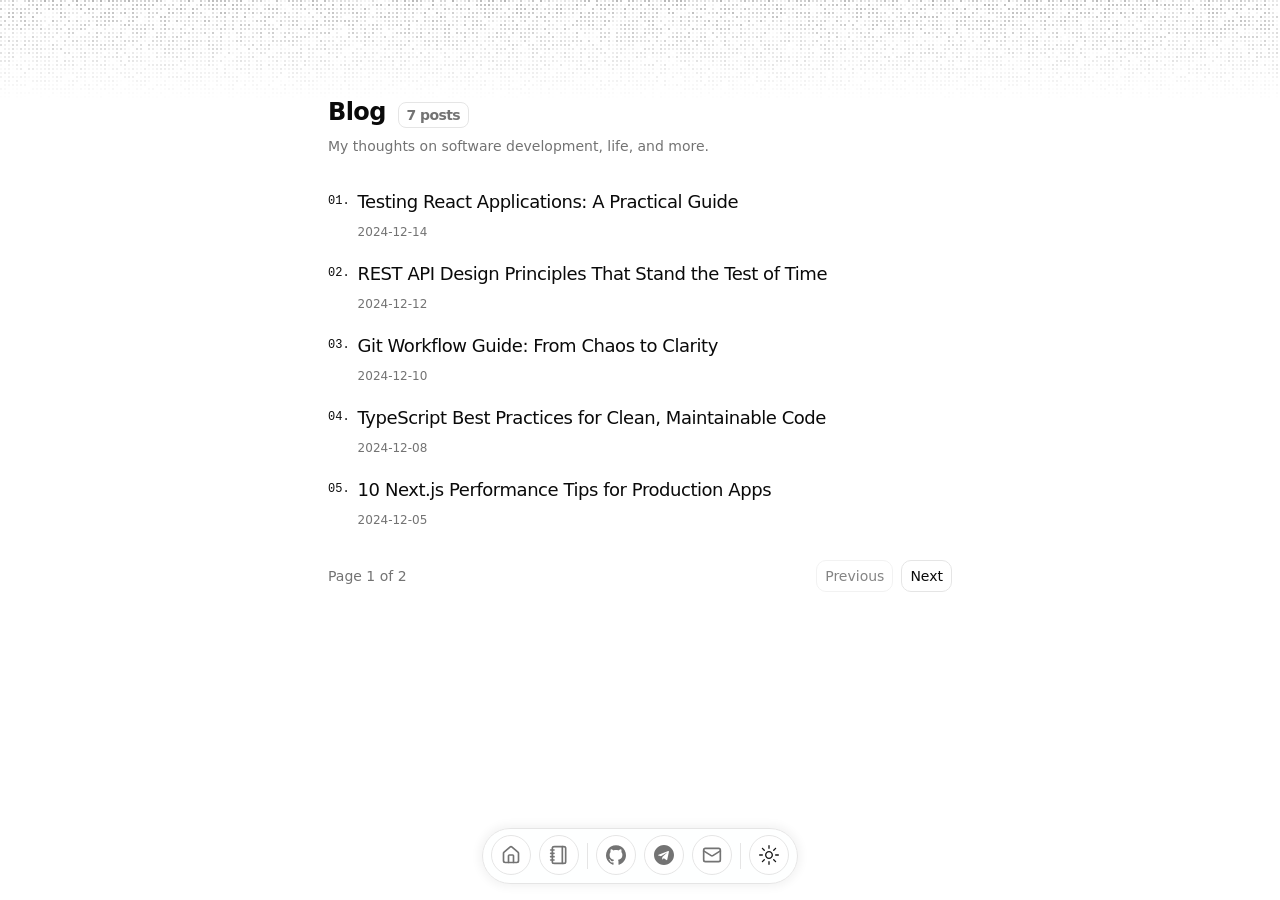
<file: blog.html>
<!DOCTYPE html><!--akNHM1MeHprOpeVmnRWRX--><html lang="en"><head><meta charSet="utf-8"/><meta name="viewport" content="width=device-width, initial-scale=1"/><link rel="stylesheet" href="/_next/static/chunks/067ecd88c0dc08eb.css" data-precedence="next"/><link rel="preload" as="script" fetchPriority="low" href="/_next/static/chunks/224437fcecdb9dea.js"/><script src="/_next/static/chunks/594565624a70f7ad.js" async=""></script><script src="/_next/static/chunks/3d19402abc3c52f6.js" async=""></script><script src="/_next/static/chunks/daeb0c231b2fce1c.js" async=""></script><script src="/_next/static/chunks/turbopack-52712ed87ae1abf4.js" async=""></script><script src="/_next/static/chunks/6a21297094e6a497.js" async=""></script><script src="/_next/static/chunks/fc717ff24ae232ab.js" async=""></script><script src="/_next/static/chunks/5c0843859f7a8e01.js" async=""></script><script src="/_next/static/chunks/aa8100d928005d19.js" async=""></script><script src="/_next/static/chunks/483a12865e0bba97.js" async=""></script><script src="/_next/static/chunks/1d3be43a6dda29b7.js" async=""></script><script src="/_next/static/chunks/280dc9e2c6a89416.js" async=""></script><title>Blog | Tuan Philip</title><meta name="description" content="Thoughts on software development, life, and more."/><meta name="robots" content="index, follow"/><meta name="googlebot" content="index, follow, max-video-preview:-1, max-image-preview:large, max-snippet:-1"/><meta property="og:title" content="Blog"/><meta property="og:description" content="Thoughts on software development, life, and more."/><meta name="twitter:card" content="summary_large_image"/><meta name="twitter:title" content="Blog"/><meta name="twitter:description" content="Thoughts on software development, life, and more."/><link rel="icon" href="/favicon.ico?favicon.0b3bf435.ico" sizes="256x256" type="image/x-icon"/><script src="/_next/static/chunks/a6dad97d9634a72d.js" noModule=""></script></head><body class="min-h-screen bg-background font-sans antialiased relative"><div hidden=""><!--$--><!--/$--></div><script>((a,b,c,d,e,f,g,h)=>{let i=document.documentElement,j=["light","dark"];function k(b){var c;(Array.isArray(a)?a:[a]).forEach(a=>{let c="class"===a,d=c&&f?e.map(a=>f[a]||a):e;c?(i.classList.remove(...d),i.classList.add(f&&f[b]?f[b]:b)):i.setAttribute(a,b)}),c=b,h&&j.includes(c)&&(i.style.colorScheme=c)}if(d)k(d);else try{let a=localStorage.getItem(b)||c,d=g&&"system"===a?window.matchMedia("(prefers-color-scheme: dark)").matches?"dark":"light":a;k(d)}catch(a){}})("class","theme","light",null,["light","dark"],null,true,true)</script><div class="absolute inset-0 top-0 left-0 right-0 h-[100px] overflow-hidden z-0"><div class="h-full w-full" style="mask-image:linear-gradient(to bottom, black, transparent);-webkit-mask-image:linear-gradient(to bottom, black, transparent)"><canvas class="pointer-events-none" style="width:0;height:0"></canvas></div></div><div class="relative z-10 max-w-2xl mx-auto py-12 pb-24 sm:py-24 px-6"><section id="blog"><div style="opacity:0;filter:blur(6px);transform:translateY(-6px)"><h1 class="text-2xl font-semibold tracking-tight mb-2">Blog <span class="ml-1 bg-card border border-border rounded-md px-2 py-1 text-muted-foreground text-sm">7<!-- --> posts</span></h1><p class="text-sm text-muted-foreground mb-8">My thoughts on software development, life, and more.</p></div><div style="opacity:0;filter:blur(6px);transform:translateY(-6px)"><div class="flex flex-col gap-5"><div style="opacity:0;filter:blur(6px);transform:translateY(-6px)"><a class="flex items-start gap-x-2 group cursor-pointer focus-visible:outline-none focus-visible:ring-2 focus-visible:ring-ring focus-visible:ring-offset-2" href="/blog/testing-react-apps"><span class="text-xs font-mono tabular-nums font-medium mt-[5px]">01<!-- -->.</span><div class="flex flex-col gap-y-2 flex-1"><p class="tracking-tight text-lg font-medium"><span class="group-hover:text-foreground transition-colors">Testing React Applications: A Practical Guide<svg xmlns="http://www.w3.org/2000/svg" width="24" height="24" viewBox="0 0 24 24" fill="none" stroke="currentColor" stroke-width="2" stroke-linecap="round" stroke-linejoin="round" class="lucide lucide-chevron-right ml-1 inline-block size-4 stroke-3 text-muted-foreground opacity-0 -translate-x-2 transition-all duration-200 group-hover:opacity-100 group-hover:translate-x-0" aria-hidden="true"><path d="m9 18 6-6-6-6"></path></svg></span></p><p class="text-xs text-muted-foreground">2024-12-14</p></div></a></div><div style="opacity:0;filter:blur(6px);transform:translateY(-6px)"><a class="flex items-start gap-x-2 group cursor-pointer focus-visible:outline-none focus-visible:ring-2 focus-visible:ring-ring focus-visible:ring-offset-2" href="/blog/api-design-principles"><span class="text-xs font-mono tabular-nums font-medium mt-[5px]">02<!-- -->.</span><div class="flex flex-col gap-y-2 flex-1"><p class="tracking-tight text-lg font-medium"><span class="group-hover:text-foreground transition-colors">REST API Design Principles That Stand the Test of Time<svg xmlns="http://www.w3.org/2000/svg" width="24" height="24" viewBox="0 0 24 24" fill="none" stroke="currentColor" stroke-width="2" stroke-linecap="round" stroke-linejoin="round" class="lucide lucide-chevron-right ml-1 inline-block size-4 stroke-3 text-muted-foreground opacity-0 -translate-x-2 transition-all duration-200 group-hover:opacity-100 group-hover:translate-x-0" aria-hidden="true"><path d="m9 18 6-6-6-6"></path></svg></span></p><p class="text-xs text-muted-foreground">2024-12-12</p></div></a></div><div style="opacity:0;filter:blur(6px);transform:translateY(-6px)"><a class="flex items-start gap-x-2 group cursor-pointer focus-visible:outline-none focus-visible:ring-2 focus-visible:ring-ring focus-visible:ring-offset-2" href="/blog/git-workflow-guide"><span class="text-xs font-mono tabular-nums font-medium mt-[5px]">03<!-- -->.</span><div class="flex flex-col gap-y-2 flex-1"><p class="tracking-tight text-lg font-medium"><span class="group-hover:text-foreground transition-colors">Git Workflow Guide: From Chaos to Clarity<svg xmlns="http://www.w3.org/2000/svg" width="24" height="24" viewBox="0 0 24 24" fill="none" stroke="currentColor" stroke-width="2" stroke-linecap="round" stroke-linejoin="round" class="lucide lucide-chevron-right ml-1 inline-block size-4 stroke-3 text-muted-foreground opacity-0 -translate-x-2 transition-all duration-200 group-hover:opacity-100 group-hover:translate-x-0" aria-hidden="true"><path d="m9 18 6-6-6-6"></path></svg></span></p><p class="text-xs text-muted-foreground">2024-12-10</p></div></a></div><div style="opacity:0;filter:blur(6px);transform:translateY(-6px)"><a class="flex items-start gap-x-2 group cursor-pointer focus-visible:outline-none focus-visible:ring-2 focus-visible:ring-ring focus-visible:ring-offset-2" href="/blog/typescript-best-practices"><span class="text-xs font-mono tabular-nums font-medium mt-[5px]">04<!-- -->.</span><div class="flex flex-col gap-y-2 flex-1"><p class="tracking-tight text-lg font-medium"><span class="group-hover:text-foreground transition-colors">TypeScript Best Practices for Clean, Maintainable Code<svg xmlns="http://www.w3.org/2000/svg" width="24" height="24" viewBox="0 0 24 24" fill="none" stroke="currentColor" stroke-width="2" stroke-linecap="round" stroke-linejoin="round" class="lucide lucide-chevron-right ml-1 inline-block size-4 stroke-3 text-muted-foreground opacity-0 -translate-x-2 transition-all duration-200 group-hover:opacity-100 group-hover:translate-x-0" aria-hidden="true"><path d="m9 18 6-6-6-6"></path></svg></span></p><p class="text-xs text-muted-foreground">2024-12-08</p></div></a></div><div style="opacity:0;filter:blur(6px);transform:translateY(-6px)"><a class="flex items-start gap-x-2 group cursor-pointer focus-visible:outline-none focus-visible:ring-2 focus-visible:ring-ring focus-visible:ring-offset-2" href="/blog/nextjs-performance-tips"><span class="text-xs font-mono tabular-nums font-medium mt-[5px]">05<!-- -->.</span><div class="flex flex-col gap-y-2 flex-1"><p class="tracking-tight text-lg font-medium"><span class="group-hover:text-foreground transition-colors">10 Next.js Performance Tips for Production Apps<svg xmlns="http://www.w3.org/2000/svg" width="24" height="24" viewBox="0 0 24 24" fill="none" stroke="currentColor" stroke-width="2" stroke-linecap="round" stroke-linejoin="round" class="lucide lucide-chevron-right ml-1 inline-block size-4 stroke-3 text-muted-foreground opacity-0 -translate-x-2 transition-all duration-200 group-hover:opacity-100 group-hover:translate-x-0" aria-hidden="true"><path d="m9 18 6-6-6-6"></path></svg></span></p><p class="text-xs text-muted-foreground">2024-12-05</p></div></a></div></div></div><div style="opacity:0;filter:blur(6px);transform:translateY(-6px)"><div class="flex gap-3 flex-row items-center justify-between mt-8"><div class="text-sm text-muted-foreground">Page <!-- -->1<!-- --> of <!-- -->2</div><div class="flex gap-2 sm:justify-end"><span class="h-8 w-fit px-2 flex items-center justify-center text-sm border border-border rounded-lg opacity-50 cursor-not-allowed">Previous</span><a class="h-8 w-fit px-2 flex items-center justify-center text-sm border border-border rounded-lg hover:bg-accent/50 transition-colors focus-visible:outline-none focus-visible:ring-2 focus-visible:ring-ring focus-visible:ring-offset-2" href="/blog?page=2">Next</a></div></div></div></section><!--$--><!--/$--></div><div class="pointer-events-none fixed inset-x-0 bottom-4 z-30"><div class="items-end justify-center overflow-visible rounded-full z-50 pointer-events-auto relative h-14 p-2 w-fit mx-auto flex gap-2 border bg-card/90 backdrop-blur-3xl shadow-[0_0_10px_3px] shadow-primary/5"><a href="/" data-state="closed"><div class="relative flex aspect-square items-center justify-center shrink-0 rounded-3xl cursor-pointer size-full bg-background p-0 text-muted-foreground hover:text-foreground hover:bg-muted backdrop-blur-3xl border border-border transition-colors" style="width:40px;height:40px"><div class="flex items-center justify-center" style="width:20px;height:20px"><svg xmlns="http://www.w3.org/2000/svg" width="24" height="24" viewBox="0 0 24 24" fill="none" stroke="currentColor" stroke-width="2" stroke-linecap="round" stroke-linejoin="round" class="lucide lucide-house size-full rounded-sm overflow-hidden object-contain" aria-hidden="true"><path d="M15 21v-8a1 1 0 0 0-1-1h-4a1 1 0 0 0-1 1v8"></path><path d="M3 10a2 2 0 0 1 .709-1.528l7-6a2 2 0 0 1 2.582 0l7 6A2 2 0 0 1 21 10v9a2 2 0 0 1-2 2H5a2 2 0 0 1-2-2z"></path></svg></div></div></a><a href="/blog" data-state="closed"><div class="relative flex aspect-square items-center justify-center shrink-0 rounded-3xl cursor-pointer size-full bg-background p-0 text-muted-foreground hover:text-foreground hover:bg-muted backdrop-blur-3xl border border-border transition-colors" style="width:40px;height:40px"><div class="flex items-center justify-center" style="width:20px;height:20px"><svg xmlns="http://www.w3.org/2000/svg" width="24" height="24" viewBox="0 0 24 24" fill="none" stroke="currentColor" stroke-width="2" stroke-linecap="round" stroke-linejoin="round" class="lucide lucide-notebook size-full rounded-sm overflow-hidden object-contain" aria-hidden="true"><path d="M2 6h4"></path><path d="M2 10h4"></path><path d="M2 14h4"></path><path d="M2 18h4"></path><rect width="16" height="20" x="4" y="2" rx="2"></rect><path d="M16 2v20"></path></svg></div></div></a><div data-orientation="vertical" role="none" class="shrink-0 h-2/3 m-auto w-px bg-border"></div><a href="https://github.com/tuanphilip" target="_blank" rel="noopener noreferrer" data-state="closed"><div class="relative flex aspect-square items-center justify-center shrink-0 rounded-3xl cursor-pointer size-full bg-background p-0 text-muted-foreground hover:text-foreground hover:bg-muted backdrop-blur-3xl border border-border transition-colors" style="width:40px;height:40px"><div class="flex items-center justify-center" style="width:20px;height:20px"><svg viewBox="0 0 438.549 438.549" xmlns="http://www.w3.org/2000/svg" role="img" class="size-full rounded-sm overflow-hidden object-contain"><title>GitHub</title><path fill="currentColor" d="M409.132 114.573c-19.608-33.596-46.205-60.194-79.798-79.8-33.598-19.607-70.277-29.408-110.063-29.408-39.781 0-76.472 9.804-110.063 29.408-33.596 19.605-60.192 46.204-79.8 79.8C9.803 148.168 0 184.854 0 224.63c0 47.78 13.94 90.745 41.827 128.906 27.884 38.164 63.906 64.572 108.063 79.227 5.14.954 8.945.283 11.419-1.996 2.475-2.282 3.711-5.14 3.711-8.562 0-.571-.049-5.708-.144-15.417a2549.81 2549.81 0 01-.144-25.406l-6.567 1.136c-4.187.767-9.469 1.092-15.846 1-6.374-.089-12.991-.757-19.842-1.999-6.854-1.231-13.229-4.086-19.13-8.559-5.898-4.473-10.085-10.328-12.56-17.556l-2.855-6.57c-1.903-4.374-4.899-9.233-8.992-14.559-4.093-5.331-8.232-8.945-12.419-10.848l-1.999-1.431c-1.332-.951-2.568-2.098-3.711-3.429-1.142-1.331-1.997-2.663-2.568-3.997-.572-1.335-.098-2.43 1.427-3.289 1.525-.859 4.281-1.276 8.28-1.276l5.708.853c3.807.763 8.516 3.042 14.133 6.851 5.614 3.806 10.229 8.754 13.846 14.842 4.38 7.806 9.657 13.754 15.846 17.847 6.184 4.093 12.419 6.136 18.699 6.136 6.28 0 11.704-.476 16.274-1.423 4.565-.952 8.848-2.383 12.847-4.285 1.713-12.758 6.377-22.559 13.988-29.41-10.848-1.14-20.601-2.857-29.264-5.14-8.658-2.286-17.605-5.996-26.835-11.14-9.235-5.137-16.896-11.516-22.985-19.126-6.09-7.614-11.088-17.61-14.987-29.979-3.901-12.374-5.852-26.648-5.852-42.826 0-23.035 7.52-42.637 22.557-58.817-7.044-17.318-6.379-36.732 1.997-58.24 5.52-1.715 13.706-.428 24.554 3.853 10.85 4.283 18.794 7.952 23.84 10.994 5.046 3.041 9.089 5.618 12.135 7.708 17.705-4.947 35.976-7.421 54.818-7.421s37.117 2.474 54.823 7.421l10.849-6.849c7.419-4.57 16.18-8.758 26.262-12.565 10.088-3.805 17.802-4.853 23.134-3.138 8.562 21.509 9.325 40.922 2.279 58.24 15.036 16.18 22.559 35.787 22.559 58.817 0 16.178-1.958 30.497-5.853 42.966-3.9 12.471-8.941 22.457-15.125 29.979-6.191 7.521-13.901 13.85-23.131 18.986-9.232 5.14-18.182 8.85-26.84 11.136-8.662 2.286-18.415 4.004-29.263 5.146 9.894 8.562 14.842 22.077 14.842 40.539v60.237c0 3.422 1.19 6.279 3.572 8.562 2.379 2.279 6.136 2.95 11.276 1.995 44.163-14.653 80.185-41.062 108.068-79.226 27.88-38.161 41.825-81.126 41.825-128.906-.01-39.771-9.818-76.454-29.414-110.049z"></path></svg></div></div></a><a href="https://t.me/tuanphilip" target="_blank" rel="noopener noreferrer" data-state="closed"><div class="relative flex aspect-square items-center justify-center shrink-0 rounded-3xl cursor-pointer size-full bg-background p-0 text-muted-foreground hover:text-foreground hover:bg-muted backdrop-blur-3xl border border-border transition-colors" style="width:40px;height:40px"><div class="flex items-center justify-center" style="width:20px;height:20px"><svg role="img" viewBox="0 0 24 24" fill="currentColor" xmlns="http://www.w3.org/2000/svg" class="size-full rounded-sm overflow-hidden object-contain"><title>Telegram</title><path d="M12 0C5.373 0 0 5.373 0 12s5.373 12 12 12 12-5.373 12-12S18.627 0 12 0zm5.894 8.221l-1.97 9.28c-.145.658-.537.818-1.084.508l-3-2.21-1.446 1.394c-.16.16-.295.295-.605.295l.213-3.053 5.56-5.023c.242-.213-.054-.333-.373-.121l-6.871 4.326-2.962-.924c-.643-.204-.657-.643.136-.953l11.57-4.461c.537-.196 1.006.128.832.922z"></path></svg></div></div></a><a href="mailto:tuanphuong.vu.hut@gmail.com" data-state="closed"><div class="relative flex aspect-square items-center justify-center shrink-0 rounded-3xl cursor-pointer size-full bg-background p-0 text-muted-foreground hover:text-foreground hover:bg-muted backdrop-blur-3xl border border-border transition-colors" style="width:40px;height:40px"><div class="flex items-center justify-center" style="width:20px;height:20px"><svg xmlns="http://www.w3.org/2000/svg" width="24" height="24" viewBox="0 0 24 24" fill="none" stroke="currentColor" stroke-width="2" stroke-linecap="round" stroke-linejoin="round" class="lucide lucide-mail size-full rounded-sm overflow-hidden object-contain" aria-hidden="true"><path d="m22 7-8.991 5.727a2 2 0 0 1-2.009 0L2 7"></path><rect x="2" y="4" width="20" height="16" rx="2"></rect></svg></div></div></a><div data-orientation="vertical" role="none" class="shrink-0 h-2/3 m-auto w-px bg-border"></div><div class="relative flex aspect-square items-center justify-center shrink-0 rounded-3xl cursor-pointer size-full bg-background p-0 text-muted-foreground hover:text-foreground hover:bg-muted backdrop-blur-3xl border border-border transition-colors" style="width:40px;height:40px"><div class="flex items-center justify-center" style="width:20px;height:20px"><button class="inline-flex items-center justify-center whitespace-nowrap text-sm font-medium transition-colors focus-visible:outline-none focus-visible:ring-1 focus-visible:ring-ring disabled:pointer-events-none disabled:opacity-50 text-primary underline-offset-4 hover:underline rounded-full size-full cursor-pointer" type="button"><svg width="15" height="15" viewBox="0 0 15 15" fill="none" xmlns="http://www.w3.org/2000/svg" class="h-full w-full"><path d="M7.5 0C7.77614 0 8 0.223858 8 0.5V2.5C8 2.77614 7.77614 3 7.5 3C7.22386 3 7 2.77614 7 2.5V0.5C7 0.223858 7.22386 0 7.5 0ZM2.1967 2.1967C2.39196 2.00144 2.70854 2.00144 2.90381 2.1967L4.31802 3.61091C4.51328 3.80617 4.51328 4.12276 4.31802 4.31802C4.12276 4.51328 3.80617 4.51328 3.61091 4.31802L2.1967 2.90381C2.00144 2.70854 2.00144 2.39196 2.1967 2.1967ZM0.5 7C0.223858 7 0 7.22386 0 7.5C0 7.77614 0.223858 8 0.5 8H2.5C2.77614 8 3 7.77614 3 7.5C3 7.22386 2.77614 7 2.5 7H0.5ZM2.1967 12.8033C2.00144 12.608 2.00144 12.2915 2.1967 12.0962L3.61091 10.682C3.80617 10.4867 4.12276 10.4867 4.31802 10.682C4.51328 10.8772 4.51328 11.1938 4.31802 11.3891L2.90381 12.8033C2.70854 12.9986 2.39196 12.9986 2.1967 12.8033ZM12.5 7C12.2239 7 12 7.22386 12 7.5C12 7.77614 12.2239 8 12.5 8H14.5C14.7761 8 15 7.77614 15 7.5C15 7.22386 14.7761 7 14.5 7H12.5ZM10.682 4.31802C10.4867 4.12276 10.4867 3.80617 10.682 3.61091L12.0962 2.1967C12.2915 2.00144 12.608 2.00144 12.8033 2.1967C12.9986 2.39196 12.9986 2.70854 12.8033 2.90381L11.3891 4.31802C11.1938 4.51328 10.8772 4.51328 10.682 4.31802ZM8 12.5C8 12.2239 7.77614 12 7.5 12C7.22386 12 7 12.2239 7 12.5V14.5C7 14.7761 7.22386 15 7.5 15C7.77614 15 8 14.7761 8 14.5V12.5ZM10.682 10.682C10.8772 10.4867 11.1938 10.4867 11.3891 10.682L12.8033 12.0962C12.9986 12.2915 12.9986 12.608 12.8033 12.8033C12.608 12.9986 12.2915 12.9986 12.0962 12.8033L10.682 11.3891C10.4867 11.1938 10.4867 10.8772 10.682 10.682ZM5.5 7.5C5.5 6.39543 6.39543 5.5 7.5 5.5C8.60457 5.5 9.5 6.39543 9.5 7.5C9.5 8.60457 8.60457 9.5 7.5 9.5C6.39543 9.5 5.5 8.60457 5.5 7.5ZM7.5 4.5C5.84315 4.5 4.5 5.84315 4.5 7.5C4.5 9.15685 5.84315 10.5 7.5 10.5C9.15685 10.5 10.5 9.15685 10.5 7.5C10.5 5.84315 9.15685 4.5 7.5 4.5Z" fill="currentColor" fill-rule="evenodd" clip-rule="evenodd"></path></svg><svg width="15" height="15" viewBox="0 0 15 15" fill="none" xmlns="http://www.w3.org/2000/svg" class="hidden h-full w-full"><path d="M2.89998 0.499976C2.89998 0.279062 2.72089 0.0999756 2.49998 0.0999756C2.27906 0.0999756 2.09998 0.279062 2.09998 0.499976V1.09998H1.49998C1.27906 1.09998 1.09998 1.27906 1.09998 1.49998C1.09998 1.72089 1.27906 1.89998 1.49998 1.89998H2.09998V2.49998C2.09998 2.72089 2.27906 2.89998 2.49998 2.89998C2.72089 2.89998 2.89998 2.72089 2.89998 2.49998V1.89998H3.49998C3.72089 1.89998 3.89998 1.72089 3.89998 1.49998C3.89998 1.27906 3.72089 1.09998 3.49998 1.09998H2.89998V0.499976ZM5.89998 3.49998C5.89998 3.27906 5.72089 3.09998 5.49998 3.09998C5.27906 3.09998 5.09998 3.27906 5.09998 3.49998V4.09998H4.49998C4.27906 4.09998 4.09998 4.27906 4.09998 4.49998C4.09998 4.72089 4.27906 4.89998 4.49998 4.89998H5.09998V5.49998C5.09998 5.72089 5.27906 5.89998 5.49998 5.89998C5.72089 5.89998 5.89998 5.72089 5.89998 5.49998V4.89998H6.49998C6.72089 4.89998 6.89998 4.72089 6.89998 4.49998C6.89998 4.27906 6.72089 4.09998 6.49998 4.09998H5.89998V3.49998ZM1.89998 6.49998C1.89998 6.27906 1.72089 6.09998 1.49998 6.09998C1.27906 6.09998 1.09998 6.27906 1.09998 6.49998V7.09998H0.499976C0.279062 7.09998 0.0999756 7.27906 0.0999756 7.49998C0.0999756 7.72089 0.279062 7.89998 0.499976 7.89998H1.09998V8.49998C1.09998 8.72089 1.27906 8.89997 1.49998 8.89997C1.72089 8.89997 1.89998 8.72089 1.89998 8.49998V7.89998H2.49998C2.72089 7.89998 2.89998 7.72089 2.89998 7.49998C2.89998 7.27906 2.72089 7.09998 2.49998 7.09998H1.89998V6.49998ZM8.54406 0.98184L8.24618 0.941586C8.03275 0.917676 7.90692 1.1655 8.02936 1.34194C8.17013 1.54479 8.29981 1.75592 8.41754 1.97445C8.91878 2.90485 9.20322 3.96932 9.20322 5.10022C9.20322 8.37201 6.82247 11.0878 3.69887 11.6097C3.45736 11.65 3.20988 11.6772 2.96008 11.6906C2.74563 11.702 2.62729 11.9535 2.77721 12.1072C2.84551 12.1773 2.91535 12.2458 2.98667 12.3128L3.05883 12.3795L3.31883 12.6045L3.50684 12.7532L3.62796 12.8433L3.81491 12.9742L3.99079 13.089C4.11175 13.1651 4.23536 13.2375 4.36157 13.3059L4.62496 13.4412L4.88553 13.5607L5.18837 13.6828L5.43169 13.7686C5.56564 13.8128 5.70149 13.8529 5.83857 13.8885C5.94262 13.9155 6.04767 13.9401 6.15405 13.9622C6.27993 13.9883 6.40713 14.0109 6.53544 14.0298L6.85241 14.0685L7.11934 14.0892C7.24637 14.0965 7.37436 14.1002 7.50322 14.1002C11.1483 14.1002 14.1032 11.1453 14.1032 7.50023C14.1032 7.25044 14.0893 7.00389 14.0623 6.76131L14.0255 6.48407C13.991 6.26083 13.9453 6.04129 13.8891 5.82642C13.8213 5.56709 13.7382 5.31398 13.6409 5.06881L13.5279 4.80132L13.4507 4.63542L13.3766 4.48666C13.2178 4.17773 13.0353 3.88295 12.8312 3.60423L12.6782 3.40352L12.4793 3.16432L12.3157 2.98361L12.1961 2.85951L12.0355 2.70246L11.8134 2.50184L11.4925 2.24191L11.2483 2.06498L10.9562 1.87446L10.6346 1.68894L10.3073 1.52378L10.1938 1.47176L9.95488 1.3706L9.67791 1.2669L9.42566 1.1846L9.10075 1.09489L8.83599 1.03486L8.54406 0.98184ZM10.4032 5.30023C10.4032 4.27588 10.2002 3.29829 9.83244 2.40604C11.7623 3.28995 13.1032 5.23862 13.1032 7.50023C13.1032 10.593 10.596 13.1002 7.50322 13.1002C6.63646 13.1002 5.81597 12.9036 5.08355 12.5522C6.5419 12.0941 7.81081 11.2082 8.74322 10.0416C8.87963 10.2284 9.10028 10.3497 9.34928 10.3497C9.76349 10.3497 10.0993 10.0139 10.0993 9.59971C10.0993 9.24256 9.84965 8.94373 9.51535 8.86816C9.57741 8.75165 9.63653 8.63334 9.6926 8.51332C9.88358 8.63163 10.1088 8.69993 10.35 8.69993C11.0403 8.69993 11.6 8.14028 11.6 7.44993C11.6 6.75976 11.0406 6.20024 10.3505 6.19993C10.3853 5.90487 10.4032 5.60464 10.4032 5.30023Z" fill="currentColor" fill-rule="evenodd" clip-rule="evenodd"></path></svg></button></div></div></div></div><script src="/_next/static/chunks/224437fcecdb9dea.js" id="_R_" async=""></script><script>(self.__next_f=self.__next_f||[]).push([0])</script><script>self.__next_f.push([1,"1:\"$Sreact.fragment\"\n2:I[27423,[\"/_next/static/chunks/6a21297094e6a497.js\",\"/_next/static/chunks/fc717ff24ae232ab.js\",\"/_next/static/chunks/5c0843859f7a8e01.js\",\"/_next/static/chunks/aa8100d928005d19.js\"],\"ThemeProvider\"]\n3:I[46798,[\"/_next/static/chunks/6a21297094e6a497.js\",\"/_next/static/chunks/fc717ff24ae232ab.js\",\"/_next/static/chunks/5c0843859f7a8e01.js\",\"/_next/static/chunks/aa8100d928005d19.js\"],\"TooltipProvider\"]\n4:I[66171,[\"/_next/static/chunks/6a21297094e6a497.js\",\"/_next/static/chunks/fc717ff24ae232ab.js\",\"/_next/static/chunks/5c0843859f7a8e01.js\",\"/_next/static/chunks/aa8100d928005d19.js\"],\"FlickeringGrid\"]\n5:I[92337,[\"/_next/static/chunks/483a12865e0bba97.js\",\"/_next/static/chunks/1d3be43a6dda29b7.js\"],\"default\"]\n6:I[64226,[\"/_next/static/chunks/483a12865e0bba97.js\",\"/_next/static/chunks/1d3be43a6dda29b7.js\"],\"default\"]\n7:I[8331,[\"/_next/static/chunks/6a21297094e6a497.js\",\"/_next/static/chunks/fc717ff24ae232ab.js\",\"/_next/static/chunks/5c0843859f7a8e01.js\",\"/_next/static/chunks/aa8100d928005d19.js\",\"/_next/static/chunks/280dc9e2c6a89416.js\"],\"\"]\n8:I[72504,[\"/_next/static/chunks/6a21297094e6a497.js\",\"/_next/static/chunks/fc717ff24ae232ab.js\",\"/_next/static/chunks/5c0843859f7a8e01.js\",\"/_next/static/chunks/aa8100d928005d19.js\"],\"Dock\"]\n9:I[46798,[\"/_next/static/chunks/6a21297094e6a497.js\",\"/_next/static/chunks/fc717ff24ae232ab.js\",\"/_next/static/chunks/5c0843859f7a8e01.js\",\"/_next/static/chunks/aa8100d928005d19.js\"],\"Tooltip\"]\na:I[46798,[\"/_next/static/chunks/6a21297094e6a497.js\",\"/_next/static/chunks/fc717ff24ae232ab.js\",\"/_next/static/chunks/5c0843859f7a8e01.js\",\"/_next/static/chunks/aa8100d928005d19.js\"],\"TooltipTrigger\"]\nb:I[72504,[\"/_next/static/chunks/6a21297094e6a497.js\",\"/_next/static/chunks/fc717ff24ae232ab.js\",\"/_next/static/chunks/5c0843859f7a8e01.js\",\"/_next/static/chunks/aa8100d928005d19.js\"],\"DockIcon\"]\n18:I[54354,[],\"default\"]\n:HL[\"/_next/static/chunks/067ecd88c0dc08eb.css\",\"style\"]\n"])</script><script>self.__next_f.push([1,"0:{\"P\":null,\"b\":\"akNHM1MeHprOpeVmnRWRX\",\"c\":[\"\",\"blog\"],\"q\":\"\",\"i\":false,\"f\":[[[\"\",{\"children\":[\"blog\",{\"children\":[\"__PAGE__\",{}]}]},\"$undefined\",\"$undefined\",true],[[\"$\",\"$1\",\"c\",{\"children\":[[[\"$\",\"link\",\"0\",{\"rel\":\"stylesheet\",\"href\":\"/_next/static/chunks/067ecd88c0dc08eb.css\",\"precedence\":\"next\",\"crossOrigin\":\"$undefined\",\"nonce\":\"$undefined\"}],[\"$\",\"script\",\"script-0\",{\"src\":\"/_next/static/chunks/6a21297094e6a497.js\",\"async\":true,\"nonce\":\"$undefined\"}],[\"$\",\"script\",\"script-1\",{\"src\":\"/_next/static/chunks/fc717ff24ae232ab.js\",\"async\":true,\"nonce\":\"$undefined\"}],[\"$\",\"script\",\"script-2\",{\"src\":\"/_next/static/chunks/5c0843859f7a8e01.js\",\"async\":true,\"nonce\":\"$undefined\"}],[\"$\",\"script\",\"script-3\",{\"src\":\"/_next/static/chunks/aa8100d928005d19.js\",\"async\":true,\"nonce\":\"$undefined\"}]],[\"$\",\"html\",null,{\"lang\":\"en\",\"suppressHydrationWarning\":true,\"children\":[\"$\",\"body\",null,{\"className\":\"min-h-screen bg-background font-sans antialiased relative\",\"children\":[\"$\",\"$L2\",null,{\"attribute\":\"class\",\"defaultTheme\":\"light\",\"children\":[\"$\",\"$L3\",null,{\"delayDuration\":0,\"children\":[[\"$\",\"div\",null,{\"className\":\"absolute inset-0 top-0 left-0 right-0 h-[100px] overflow-hidden z-0\",\"children\":[\"$\",\"$L4\",null,{\"className\":\"h-full w-full\",\"squareSize\":2,\"gridGap\":2,\"style\":{\"maskImage\":\"linear-gradient(to bottom, black, transparent)\",\"WebkitMaskImage\":\"linear-gradient(to bottom, black, transparent)\"}}]}],[\"$\",\"div\",null,{\"className\":\"relative z-10 max-w-2xl mx-auto py-12 pb-24 sm:py-24 px-6\",\"children\":[\"$\",\"$L5\",null,{\"parallelRouterKey\":\"children\",\"error\":\"$undefined\",\"errorStyles\":\"$undefined\",\"errorScripts\":\"$undefined\",\"template\":[\"$\",\"$L6\",null,{}],\"templateStyles\":\"$undefined\",\"templateScripts\":\"$undefined\",\"notFound\":[[\"$\",\"div\",null,{\"className\":\"min-h-[calc(100vh-12rem)] flex flex-col\",\"children\":[\"$\",\"div\",null,{\"className\":\"flex-1 flex items-center justify-center p-8\",\"children\":[\"$\",\"div\",null,{\"className\":\"flex flex-col items-center text-center max-w-md relative\",\"children\":[[\"$\",\"h1\",null,{\"className\":\"text-[200px] font-semibold font-mono bg-linear-to-b from-primary/30 to-secondary/10 text-transparent bg-clip-text absolute -top-40 left-1/2 -translate-x-1/2 mask-[linear-gradient(to_bottom,black,black_20%,transparent_80%)] tracking-tighter uppercase [-webkit-text-stroke:3px_hsl(var(--primary)/0.6)]\",\"children\":\"404\"}],[\"$\",\"h2\",null,{\"className\":\"text-4xl tracking-tight font-semibold text-foreground mb-2\",\"children\":\"Page Not Found\"}],[\"$\",\"p\",null,{\"className\":\"text-muted-foreground mb-8 text-balance tracking-tight font-medium\",\"children\":\"The page you're looking for doesn't exist or may have been moved.\"}],[\"$\",\"div\",null,{\"className\":\"flex flex-col sm:flex-row gap-3\",\"children\":[\"$\",\"$L7\",null,{\"href\":\"/\",\"children\":[\"$\",\"button\",null,{\"className\":\"inline-flex items-center justify-center whitespace-nowrap rounded-md text-sm font-medium transition-colors focus-visible:outline-none focus-visible:ring-1 focus-visible:ring-ring disabled:pointer-events-none disabled:opacity-50 border border-input bg-background shadow-sm hover:bg-accent hover:text-accent-foreground h-9 px-4 py-2 gap-2 cursor-pointer\",\"ref\":\"$undefined\",\"children\":[[\"$\",\"svg\",null,{\"ref\":\"$undefined\",\"xmlns\":\"http://www.w3.org/2000/svg\",\"width\":24,\"height\":24,\"viewBox\":\"0 0 24 24\",\"fill\":\"none\",\"stroke\":\"currentColor\",\"strokeWidth\":2,\"strokeLinecap\":\"round\",\"strokeLinejoin\":\"round\",\"className\":\"lucide lucide-house h-4 w-4\",\"aria-hidden\":\"true\",\"children\":[[\"$\",\"path\",\"5wwlr5\",{\"d\":\"M15 21v-8a1 1 0 0 0-1-1h-4a1 1 0 0 0-1 1v8\"}],[\"$\",\"path\",\"r6nss1\",{\"d\":\"M3 10a2 2 0 0 1 .709-1.528l7-6a2 2 0 0 1 2.582 0l7 6A2 2 0 0 1 21 10v9a2 2 0 0 1-2 2H5a2 2 0 0 1-2-2z\"}],\"$undefined\"]}],\"Go to Home\"]}]}]}]]}]}]}],[]],\"forbidden\":\"$undefined\",\"unauthorized\":\"$undefined\"}]}],[\"$\",\"div\",null,{\"className\":\"pointer-events-none fixed inset-x-0 bottom-4 z-30\",\"children\":[\"$\",\"$L8\",null,{\"className\":\"z-50 pointer-events-auto relative h-14 p-2 w-fit mx-auto flex gap-2 border bg-card/90 backdrop-blur-3xl shadow-[0_0_10px_3px] shadow-primary/5\",\"children\":[[[\"$\",\"$L9\",\"/\",{\"children\":[[\"$\",\"$La\",null,{\"asChild\":true,\"children\":[\"$\",\"a\",null,{\"href\":\"/\",\"target\":\"$undefined\",\"rel\":\"$undefined\",\"children\":[\"$\",\"$Lb\",null,{\"className\":\"rounded-3xl cursor-pointer size-full bg-background p-0 text-muted-foreground hover:text-foreground hover:bg-muted backdrop-blur-3xl border border-border transition-colors\",\"children\":\"$Lc\"}]}]}],\"$Ld\"]}],\"$Le\"],\"$Lf\",[\"$L10\",\"$L11\",\"$L12\"],\"$L13\",\"$L14\"]}]}]]}]}]}]}]]}],{\"children\":[\"$L15\",{\"children\":[\"$L16\",{},null,false,false]},null,false,false]},null,false,false],\"$L17\",false]],\"m\":\"$undefined\",\"G\":[\"$18\",[]],\"S\":true}\n"])</script><script>self.__next_f.push([1,"19:I[46798,[\"/_next/static/chunks/6a21297094e6a497.js\",\"/_next/static/chunks/fc717ff24ae232ab.js\",\"/_next/static/chunks/5c0843859f7a8e01.js\",\"/_next/static/chunks/aa8100d928005d19.js\"],\"TooltipContent\"]\n1a:I[46798,[\"/_next/static/chunks/6a21297094e6a497.js\",\"/_next/static/chunks/fc717ff24ae232ab.js\",\"/_next/static/chunks/5c0843859f7a8e01.js\",\"/_next/static/chunks/aa8100d928005d19.js\"],\"TooltipArrow\"]\n1b:I[72436,[\"/_next/static/chunks/6a21297094e6a497.js\",\"/_next/static/chunks/fc717ff24ae232ab.js\",\"/_next/static/chunks/5c0843859f7a8e01.js\",\"/_next/static/chunks/aa8100d928005d19.js\"],\"Separator\"]\n1d:I[15022,[\"/_next/static/chunks/6a21297094e6a497.js\",\"/_next/static/chunks/fc717ff24ae232ab.js\",\"/_next/static/chunks/5c0843859f7a8e01.js\",\"/_next/static/chunks/aa8100d928005d19.js\"],\"ModeToggle\"]\n1f:I[2718,[\"/_next/static/chunks/483a12865e0bba97.js\",\"/_next/static/chunks/1d3be43a6dda29b7.js\"],\"OutletBoundary\"]\n20:\"$Sreact.suspense\"\n22:I[2718,[\"/_next/static/chunks/483a12865e0bba97.js\",\"/_next/static/chunks/1d3be43a6dda29b7.js\"],\"ViewportBoundary\"]\n24:I[2718,[\"/_next/static/chunks/483a12865e0bba97.js\",\"/_next/static/chunks/1d3be43a6dda29b7.js\"],\"MetadataBoundary\"]\nc:[\"$\",\"svg\",null,{\"ref\":\"$undefined\",\"xmlns\":\"http://www.w3.org/2000/svg\",\"width\":24,\"height\":24,\"viewBox\":\"0 0 24 24\",\"fill\":\"none\",\"stroke\":\"currentColor\",\"strokeWidth\":2,\"strokeLinecap\":\"round\",\"strokeLinejoin\":\"round\",\"className\":\"lucide lucide-house size-full rounded-sm overflow-hidden object-contain\",\"aria-hidden\":\"true\",\"children\":[[\"$\",\"path\",\"5wwlr5\",{\"d\":\"M15 21v-8a1 1 0 0 0-1-1h-4a1 1 0 0 0-1 1v8\"}],[\"$\",\"path\",\"r6nss1\",{\"d\":\"M3 10a2 2 0 0 1 .709-1.528l7-6a2 2 0 0 1 2.582 0l7 6A2 2 0 0 1 21 10v9a2 2 0 0 1-2 2H5a2 2 0 0 1-2-2z\"}],\"$undefined\"]}]\nd:[\"$\",\"$L19\",null,{\"side\":\"top\",\"sideOffset\":8,\"className\":\"rounded-xl bg-primary text-primary-foreground px-4 py-2 text-sm shadow-[0_10px_40px_-10px_rgba(0,0,0,0.3)] dark:shadow-[0_10px_40px_-10px_rgba(0,0,0,0.5)]\",\"children\":[[\"$\",\"p\",null,{\"children\":\"Home\"}],[\"$\",\"$L1a\",null,{\"className\":\"fill-primary\"}]]}]\ne:[\"$\",\"$L9\",\"/blog\",{\"children\":[[\"$\",\"$La\",null,{\"asChild\":true,\"children\":[\"$\",\"a\",null,{\"href\":\"/blog\",\"target\":\"$undefined\",\"rel\":\"$undefined\",\"children\":[\"$\",\"$Lb\",null,{\"className\":\"rounded-3xl cursor-pointer size-full bg-background p-0 text-muted-foreground hover:text-foreground hover:bg-muted backdrop-blur-3xl border border-border transition-colors\",\"children\":[\"$\",\"svg\",null,{\"ref\":\"$undefined\",\"xmlns\":\"http://www.w3.org/2000/svg\",\"width\":24,\"height\":24,\"viewBox\":\"0 0 24 24\",\"fill\":\"none\",\"stroke\":\"currentColor\",\"strokeWidth\":2,\"strokeLinecap\":\"round\",\"strokeLinejoin\":\"round\",\"className\":\"lucide lucide-notebook size-full rounded-sm overflow-hidden object-contain\",\"aria-hidden\":\"true\",\"children\":[[\"$\",\"path\",\"aawbzj\",{\"d\":\"M2 6h4\"}],[\"$\",\"path\",\"l0bgd4\",{\"d\":\"M2 10h4\"}],[\"$\",\"path\",\"1gsvsf\",{\"d\":\"M2 14h4\"}],[\"$\",\"path\",\"1bu2t1\",{\"d\":\"M2 18h4\"}],[\"$\",\"rect\",\"1nb95v\",{\"width\":\"16\",\"height\":\"20\",\"x\":\"4\",\"y\":\"2\",\"rx\":\"2\"}],[\"$\",\"path\",\"rotuqe\",{\"d\":\"M16 2v20\"}],\"$undefined\"]}]}]}]}],[\"$\",\"$L19\",null,{\"side\":\"top\",\"sideOffset\":8,\"className\":\"rounded-xl bg-primary text-primary-foreground px-4 py-2 text-sm shadow-[0_10px_40px_-10px_rgba(0,0,0,0.3)] dark:shadow-[0_10px_40px_-10px_rgba(0,0,0,0.5)]\",\"children\":[[\"$\",\"p\",null,{\"children\":\"Blog\"}],[\"$\",\"$L1a\",null,{\"className\":\"fill-primary\"}]]}]]}]\nf:[\"$\",\"$L1b\",null,{\"orientation\":\"vertical\",\"className\":\"h-2/3 m-auto w-px bg-border\"}]\n1c:T843,"])</script><script>self.__next_f.push([1,"M409.132 114.573c-19.608-33.596-46.205-60.194-79.798-79.8-33.598-19.607-70.277-29.408-110.063-29.408-39.781 0-76.472 9.804-110.063 29.408-33.596 19.605-60.192 46.204-79.8 79.8C9.803 148.168 0 184.854 0 224.63c0 47.78 13.94 90.745 41.827 128.906 27.884 38.164 63.906 64.572 108.063 79.227 5.14.954 8.945.283 11.419-1.996 2.475-2.282 3.711-5.14 3.711-8.562 0-.571-.049-5.708-.144-15.417a2549.81 2549.81 0 01-.144-25.406l-6.567 1.136c-4.187.767-9.469 1.092-15.846 1-6.374-.089-12.991-.757-19.842-1.999-6.854-1.231-13.229-4.086-19.13-8.559-5.898-4.473-10.085-10.328-12.56-17.556l-2.855-6.57c-1.903-4.374-4.899-9.233-8.992-14.559-4.093-5.331-8.232-8.945-12.419-10.848l-1.999-1.431c-1.332-.951-2.568-2.098-3.711-3.429-1.142-1.331-1.997-2.663-2.568-3.997-.572-1.335-.098-2.43 1.427-3.289 1.525-.859 4.281-1.276 8.28-1.276l5.708.853c3.807.763 8.516 3.042 14.133 6.851 5.614 3.806 10.229 8.754 13.846 14.842 4.38 7.806 9.657 13.754 15.846 17.847 6.184 4.093 12.419 6.136 18.699 6.136 6.28 0 11.704-.476 16.274-1.423 4.565-.952 8.848-2.383 12.847-4.285 1.713-12.758 6.377-22.559 13.988-29.41-10.848-1.14-20.601-2.857-29.264-5.14-8.658-2.286-17.605-5.996-26.835-11.14-9.235-5.137-16.896-11.516-22.985-19.126-6.09-7.614-11.088-17.61-14.987-29.979-3.901-12.374-5.852-26.648-5.852-42.826 0-23.035 7.52-42.637 22.557-58.817-7.044-17.318-6.379-36.732 1.997-58.24 5.52-1.715 13.706-.428 24.554 3.853 10.85 4.283 18.794 7.952 23.84 10.994 5.046 3.041 9.089 5.618 12.135 7.708 17.705-4.947 35.976-7.421 54.818-7.421s37.117 2.474 54.823 7.421l10.849-6.849c7.419-4.57 16.18-8.758 26.262-12.565 10.088-3.805 17.802-4.853 23.134-3.138 8.562 21.509 9.325 40.922 2.279 58.24 15.036 16.18 22.559 35.787 22.559 58.817 0 16.178-1.958 30.497-5.853 42.966-3.9 12.471-8.941 22.457-15.125 29.979-6.191 7.521-13.901 13.85-23.131 18.986-9.232 5.14-18.182 8.85-26.84 11.136-8.662 2.286-18.415 4.004-29.263 5.146 9.894 8.562 14.842 22.077 14.842 40.539v60.237c0 3.422 1.19 6.279 3.572 8.562 2.379 2.279 6.136 2.95 11.276 1.995 44.163-14.653 80.185-41.062 108.068-79.226 27.88-38.161 41.825-81.126 41.825-128.906-.01-39.771-9.818-76.454-29.414-110.049z"])</script><script>self.__next_f.push([1,"10:[\"$\",\"$L9\",\"social-GitHub-0\",{\"children\":[[\"$\",\"$La\",null,{\"asChild\":true,\"children\":[\"$\",\"a\",null,{\"href\":\"https://github.com/tuanphilip\",\"target\":\"_blank\",\"rel\":\"noopener noreferrer\",\"children\":[\"$\",\"$Lb\",null,{\"className\":\"rounded-3xl cursor-pointer size-full bg-background p-0 text-muted-foreground hover:text-foreground hover:bg-muted backdrop-blur-3xl border border-border transition-colors\",\"children\":[\"$\",\"svg\",null,{\"viewBox\":\"0 0 438.549 438.549\",\"xmlns\":\"http://www.w3.org/2000/svg\",\"role\":\"img\",\"className\":\"size-full rounded-sm overflow-hidden object-contain\",\"children\":[[\"$\",\"title\",null,{\"children\":\"GitHub\"}],[\"$\",\"path\",null,{\"fill\":\"currentColor\",\"d\":\"$1c\"}]]}]}]}]}],[\"$\",\"$L19\",null,{\"side\":\"top\",\"sideOffset\":8,\"className\":\"rounded-xl bg-primary text-primary-foreground px-4 py-2 text-sm shadow-[0_10px_40px_-10px_rgba(0,0,0,0.3)] dark:shadow-[0_10px_40px_-10px_rgba(0,0,0,0.5)]\",\"children\":[[\"$\",\"p\",null,{\"children\":\"GitHub\"}],[\"$\",\"$L1a\",null,{\"className\":\"fill-primary\"}]]}]]}]\n11:[\"$\",\"$L9\",\"social-Telegram-1\",{\"children\":[[\"$\",\"$La\",null,{\"asChild\":true,\"children\":[\"$\",\"a\",null,{\"href\":\"https://t.me/tuanphilip\",\"target\":\"_blank\",\"rel\":\"noopener noreferrer\",\"children\":[\"$\",\"$Lb\",null,{\"className\":\"rounded-3xl cursor-pointer size-full bg-background p-0 text-muted-foreground hover:text-foreground hover:bg-muted backdrop-blur-3xl border border-border transition-colors\",\"children\":[\"$\",\"svg\",null,{\"role\":\"img\",\"viewBox\":\"0 0 24 24\",\"fill\":\"currentColor\",\"xmlns\":\"http://www.w3.org/2000/svg\",\"className\":\"size-full rounded-sm overflow-hidden object-contain\",\"children\":[[\"$\",\"title\",null,{\"children\":\"Telegram\"}],[\"$\",\"path\",null,{\"d\":\"M12 0C5.373 0 0 5.373 0 12s5.373 12 12 12 12-5.373 12-12S18.627 0 12 0zm5.894 8.221l-1.97 9.28c-.145.658-.537.818-1.084.508l-3-2.21-1.446 1.394c-.16.16-.295.295-.605.295l.213-3.053 5.56-5.023c.242-.213-.054-.333-.373-.121l-6.871 4.326-2.962-.924c-.643-.204-.657-.643.136-.953l11.57-4.461c.537-.196 1.006.128.832.922z\"}]]}]}]}]}],[\"$\",\"$L19\",null,{\"side\":\"top\",\"sideOffset\":8,\"className\":\"rounded-xl bg-primary text-primary-foreground px-4 py-2 text-sm shadow-[0_10px_40px_-10px_rgba(0,0,0,0.3)] dark:shadow-[0_10px_40px_-10px_rgba(0,0,0,0.5)]\",\"children\":[[\"$\",\"p\",null,{\"children\":\"Telegram\"}],[\"$\",\"$L1a\",null,{\"className\":\"fill-primary\"}]]}]]}]\n12:[\"$\",\"$L9\",\"social-Email-2\",{\"children\":[[\"$\",\"$La\",null,{\"asChild\":true,\"children\":[\"$\",\"a\",null,{\"href\":\"mailto:tuanphuong.vu.hut@gmail.com\",\"target\":\"$undefined\",\"rel\":\"$undefined\",\"children\":[\"$\",\"$Lb\",null,{\"className\":\"rounded-3xl cursor-pointer size-full bg-background p-0 text-muted-foreground hover:text-foreground hover:bg-muted backdrop-blur-3xl border border-border transition-colors\",\"children\":[\"$\",\"svg\",null,{\"ref\":\"$undefined\",\"xmlns\":\"http://www.w3.org/2000/svg\",\"width\":24,\"height\":24,\"viewBox\":\"0 0 24 24\",\"fill\":\"none\",\"stroke\":\"currentColor\",\"strokeWidth\":2,\"strokeLinecap\":\"round\",\"strokeLinejoin\":\"round\",\"className\":\"lucide lucide-mail size-full rounded-sm overflow-hidden object-contain\",\"aria-hidden\":\"true\",\"children\":[[\"$\",\"path\",\"132q7q\",{\"d\":\"m22 7-8.991 5.727a2 2 0 0 1-2.009 0L2 7\"}],[\"$\",\"rect\",\"izxlao\",{\"x\":\"2\",\"y\":\"4\",\"width\":\"20\",\"height\":\"16\",\"rx\":\"2\"}],\"$undefined\"]}]}]}]}],[\"$\",\"$L19\",null,{\"side\":\"top\",\"sideOffset\":8,\"className\":\"rounded-xl bg-primary text-primary-foreground px-4 py-2 text-sm shadow-[0_10px_40px_-10px_rgba(0,0,0,0.3)] dark:shadow-[0_10px_40px_-10px_rgba(0,0,0,0.5)]\",\"children\":[[\"$\",\"p\",null,{\"children\":\"Email\"}],[\"$\",\"$L1a\",null,{\"className\":\"fill-primary\"}]]}]]}]\n13:[\"$\",\"$L1b\",null,{\"orientation\":\"vertical\",\"className\":\"h-2/3 m-auto w-px bg-border\"}]\n14:[\"$\",\"$L9\",null,{\"children\":[[\"$\",\"$La\",null,{\"asChild\":true,\"children\":[\"$\",\"$Lb\",null,{\"className\":\"rounded-3xl cursor-pointer size-full bg-background p-0 text-muted-foreground hover:text-foreground hover:bg-muted backdrop-blur-3xl border border-border transition-colors\",\"children\":[\"$\",\"$L1d\",null,{\"className\":\"size-full cursor-pointer\"}]}]}],[\"$\",\"$L19\",null,{\"side\":\"top\",\"sideOffset\":8,\"className\":\"rounded-xl bg-primary text-primary-foregrou"])</script><script>self.__next_f.push([1,"nd px-4 py-2 text-sm shadow-[0_10px_40px_-10px_rgba(0,0,0,0.3)] dark:shadow-[0_10px_40px_-10px_rgba(0,0,0,0.5)]\",\"children\":[[\"$\",\"p\",null,{\"children\":\"Theme\"}],[\"$\",\"$L1a\",null,{\"className\":\"fill-primary\"}]]}]]}]\n15:[\"$\",\"$1\",\"c\",{\"children\":[null,[\"$\",\"$L5\",null,{\"parallelRouterKey\":\"children\",\"error\":\"$undefined\",\"errorStyles\":\"$undefined\",\"errorScripts\":\"$undefined\",\"template\":[\"$\",\"$L6\",null,{}],\"templateStyles\":\"$undefined\",\"templateScripts\":\"$undefined\",\"notFound\":\"$undefined\",\"forbidden\":\"$undefined\",\"unauthorized\":\"$undefined\"}]]}]\n16:[\"$\",\"$1\",\"c\",{\"children\":[\"$L1e\",[[\"$\",\"script\",\"script-0\",{\"src\":\"/_next/static/chunks/280dc9e2c6a89416.js\",\"async\":true,\"nonce\":\"$undefined\"}]],[\"$\",\"$L1f\",null,{\"children\":[\"$\",\"$20\",null,{\"name\":\"Next.MetadataOutlet\",\"children\":\"$@21\"}]}]]}]\n17:[\"$\",\"$1\",\"h\",{\"children\":[null,[\"$\",\"$L22\",null,{\"children\":\"$L23\"}],[\"$\",\"div\",null,{\"hidden\":true,\"children\":[\"$\",\"$L24\",null,{\"children\":[\"$\",\"$20\",null,{\"name\":\"Next.Metadata\",\"children\":\"$L25\"}]}]}],null]}]\n"])</script><script>self.__next_f.push([1,"26:I[46781,[\"/_next/static/chunks/6a21297094e6a497.js\",\"/_next/static/chunks/fc717ff24ae232ab.js\",\"/_next/static/chunks/5c0843859f7a8e01.js\",\"/_next/static/chunks/aa8100d928005d19.js\",\"/_next/static/chunks/280dc9e2c6a89416.js\"],\"default\"]\n"])</script><script>self.__next_f.push([1,"1e:[\"$\",\"section\",null,{\"id\":\"blog\",\"children\":[[\"$\",\"$L26\",null,{\"delay\":0.04,\"children\":[[\"$\",\"h1\",null,{\"className\":\"text-2xl font-semibold tracking-tight mb-2\",\"children\":[\"Blog \",[\"$\",\"span\",null,{\"className\":\"ml-1 bg-card border border-border rounded-md px-2 py-1 text-muted-foreground text-sm\",\"children\":[7,\" posts\"]}]]}],[\"$\",\"p\",null,{\"className\":\"text-sm text-muted-foreground mb-8\",\"children\":\"My thoughts on software development, life, and more.\"}]]}],[[\"$\",\"$L26\",null,{\"delay\":0.08,\"children\":[\"$\",\"div\",null,{\"className\":\"flex flex-col gap-5\",\"children\":[[\"$\",\"$L26\",\"testing-react-apps\",{\"delay\":0.12,\"children\":[\"$\",\"$L7\",null,{\"className\":\"flex items-start gap-x-2 group cursor-pointer focus-visible:outline-none focus-visible:ring-2 focus-visible:ring-ring focus-visible:ring-offset-2\",\"href\":\"/blog/testing-react-apps\",\"children\":[[\"$\",\"span\",null,{\"className\":\"text-xs font-mono tabular-nums font-medium mt-[5px]\",\"children\":[\"01\",\".\"]}],[\"$\",\"div\",null,{\"className\":\"flex flex-col gap-y-2 flex-1\",\"children\":[[\"$\",\"p\",null,{\"className\":\"tracking-tight text-lg font-medium\",\"children\":[\"$\",\"span\",null,{\"className\":\"group-hover:text-foreground transition-colors\",\"children\":[\"Testing React Applications: A Practical Guide\",[\"$\",\"svg\",null,{\"ref\":\"$undefined\",\"xmlns\":\"http://www.w3.org/2000/svg\",\"width\":24,\"height\":24,\"viewBox\":\"0 0 24 24\",\"fill\":\"none\",\"stroke\":\"currentColor\",\"strokeWidth\":2,\"strokeLinecap\":\"round\",\"strokeLinejoin\":\"round\",\"className\":\"lucide lucide-chevron-right ml-1 inline-block size-4 stroke-3 text-muted-foreground opacity-0 -translate-x-2 transition-all duration-200 group-hover:opacity-100 group-hover:translate-x-0\",\"aria-hidden\":true,\"children\":[[\"$\",\"path\",\"mthhwq\",{\"d\":\"m9 18 6-6-6-6\"}],\"$undefined\"]}]]}]}],[\"$\",\"p\",null,{\"className\":\"text-xs text-muted-foreground\",\"children\":\"2024-12-14\"}]]}]]}]}],[\"$\",\"$L26\",\"api-design-principles\",{\"delay\":0.16999999999999998,\"children\":[\"$\",\"$L7\",null,{\"className\":\"flex items-start gap-x-2 group cursor-pointer focus-visible:outline-none focus-visible:ring-2 focus-visible:ring-ring focus-visible:ring-offset-2\",\"href\":\"/blog/api-design-principles\",\"children\":[[\"$\",\"span\",null,{\"className\":\"text-xs font-mono tabular-nums font-medium mt-[5px]\",\"children\":[\"02\",\".\"]}],[\"$\",\"div\",null,{\"className\":\"flex flex-col gap-y-2 flex-1\",\"children\":[[\"$\",\"p\",null,{\"className\":\"tracking-tight text-lg font-medium\",\"children\":[\"$\",\"span\",null,{\"className\":\"group-hover:text-foreground transition-colors\",\"children\":[\"REST API Design Principles That Stand the Test of Time\",[\"$\",\"svg\",null,{\"ref\":\"$undefined\",\"xmlns\":\"http://www.w3.org/2000/svg\",\"width\":24,\"height\":24,\"viewBox\":\"0 0 24 24\",\"fill\":\"none\",\"stroke\":\"currentColor\",\"strokeWidth\":2,\"strokeLinecap\":\"round\",\"strokeLinejoin\":\"round\",\"className\":\"lucide lucide-chevron-right ml-1 inline-block size-4 stroke-3 text-muted-foreground opacity-0 -translate-x-2 transition-all duration-200 group-hover:opacity-100 group-hover:translate-x-0\",\"aria-hidden\":true,\"children\":[[\"$\",\"path\",\"mthhwq\",{\"d\":\"m9 18 6-6-6-6\"}],\"$undefined\"]}]]}]}],[\"$\",\"p\",null,{\"className\":\"text-xs text-muted-foreground\",\"children\":\"2024-12-12\"}]]}]]}]}],[\"$\",\"$L26\",\"git-workflow-guide\",{\"delay\":0.22,\"children\":[\"$\",\"$L7\",null,{\"className\":\"flex items-start gap-x-2 group cursor-pointer focus-visible:outline-none focus-visible:ring-2 focus-visible:ring-ring focus-visible:ring-offset-2\",\"href\":\"/blog/git-workflow-guide\",\"children\":[[\"$\",\"span\",null,{\"className\":\"text-xs font-mono tabular-nums font-medium mt-[5px]\",\"children\":[\"03\",\".\"]}],[\"$\",\"div\",null,{\"className\":\"flex flex-col gap-y-2 flex-1\",\"children\":[[\"$\",\"p\",null,{\"className\":\"tracking-tight text-lg font-medium\",\"children\":[\"$\",\"span\",null,{\"className\":\"group-hover:text-foreground transition-colors\",\"children\":[\"Git Workflow Guide: From Chaos to Clarity\",[\"$\",\"svg\",null,{\"ref\":\"$undefined\",\"xmlns\":\"http://www.w3.org/2000/svg\",\"width\":24,\"height\":24,\"viewBox\":\"0 0 24 24\",\"fill\":\"none\",\"stroke\":\"currentColor\",\"strokeWidth\":2,\"strokeLinecap\":\"round\",\"strokeLinejoin\":\"round\",\"className\":\"lucide lucide-chevron-right ml-1 inline-block size-4 stroke-3 text-muted-foreground opacity-0 -translate-x-2 transition-all duration-200 group-hover:opacity-100 group-hover:translate-x-0\",\"aria-hidden\":true,\"children\":[\"$L27\",\"$undefined\"]}]]}]}],\"$L28\"]}]]}]}],\"$L29\",\"$L2a\"]}]}],\"$L2b\"]]}]\n"])</script><script>self.__next_f.push([1,"27:[\"$\",\"path\",\"mthhwq\",{\"d\":\"m9 18 6-6-6-6\"}]\n28:[\"$\",\"p\",null,{\"className\":\"text-xs text-muted-foreground\",\"children\":\"2024-12-10\"}]\n29:[\"$\",\"$L26\",\"typescript-best-practices\",{\"delay\":0.27,\"children\":[\"$\",\"$L7\",null,{\"className\":\"flex items-start gap-x-2 group cursor-pointer focus-visible:outline-none focus-visible:ring-2 focus-visible:ring-ring focus-visible:ring-offset-2\",\"href\":\"/blog/typescript-best-practices\",\"children\":[[\"$\",\"span\",null,{\"className\":\"text-xs font-mono tabular-nums font-medium mt-[5px]\",\"children\":[\"04\",\".\"]}],[\"$\",\"div\",null,{\"className\":\"flex flex-col gap-y-2 flex-1\",\"children\":[[\"$\",\"p\",null,{\"className\":\"tracking-tight text-lg font-medium\",\"children\":[\"$\",\"span\",null,{\"className\":\"group-hover:text-foreground transition-colors\",\"children\":[\"TypeScript Best Practices for Clean, Maintainable Code\",[\"$\",\"svg\",null,{\"ref\":\"$undefined\",\"xmlns\":\"http://www.w3.org/2000/svg\",\"width\":24,\"height\":24,\"viewBox\":\"0 0 24 24\",\"fill\":\"none\",\"stroke\":\"currentColor\",\"strokeWidth\":2,\"strokeLinecap\":\"round\",\"strokeLinejoin\":\"round\",\"className\":\"lucide lucide-chevron-right ml-1 inline-block size-4 stroke-3 text-muted-foreground opacity-0 -translate-x-2 transition-all duration-200 group-hover:opacity-100 group-hover:translate-x-0\",\"aria-hidden\":true,\"children\":[[\"$\",\"path\",\"mthhwq\",{\"d\":\"m9 18 6-6-6-6\"}],\"$undefined\"]}]]}]}],[\"$\",\"p\",null,{\"className\":\"text-xs text-muted-foreground\",\"children\":\"2024-12-08\"}]]}]]}]}]\n2a:[\"$\",\"$L26\",\"nextjs-performance-tips\",{\"delay\":0.32,\"children\":[\"$\",\"$L7\",null,{\"className\":\"flex items-start gap-x-2 group cursor-pointer focus-visible:outline-none focus-visible:ring-2 focus-visible:ring-ring focus-visible:ring-offset-2\",\"href\":\"/blog/nextjs-performance-tips\",\"children\":[[\"$\",\"span\",null,{\"className\":\"text-xs font-mono tabular-nums font-medium mt-[5px]\",\"children\":[\"05\",\".\"]}],[\"$\",\"div\",null,{\"className\":\"flex flex-col gap-y-2 flex-1\",\"children\":[[\"$\",\"p\",null,{\"className\":\"tracking-tight text-lg font-medium\",\"children\":[\"$\",\"span\",null,{\"className\":\"group-hover:text-foreground transition-colors\",\"children\":[\"10 Next.js Performance Tips for Production Apps\",[\"$\",\"svg\",null,{\"ref\":\"$undefined\",\"xmlns\":\"http://www.w3.org/2000/svg\",\"width\":24,\"height\":24,\"viewBox\":\"0 0 24 24\",\"fill\":\"none\",\"stroke\":\"currentColor\",\"strokeWidth\":2,\"strokeLinecap\":\"round\",\"strokeLinejoin\":\"round\",\"className\":\"lucide lucide-chevron-right ml-1 inline-block size-4 stroke-3 text-muted-foreground opacity-0 -translate-x-2 transition-all duration-200 group-hover:opacity-100 group-hover:translate-x-0\",\"aria-hidden\":true,\"children\":[[\"$\",\"path\",\"mthhwq\",{\"d\":\"m9 18 6-6-6-6\"}],\"$undefined\"]}]]}]}],[\"$\",\"p\",null,{\"className\":\"text-xs text-muted-foreground\",\"children\":\"2024-12-05\"}]]}]]}]}]\n2b:[\"$\",\"$L26\",null,{\"delay\":0.16,\"children\":[\"$\",\"div\",null,{\"className\":\"flex gap-3 flex-row items-center justify-between mt-8\",\"children\":[[\"$\",\"div\",null,{\"className\":\"text-sm text-muted-foreground\",\"children\":[\"Page \",1,\" of \",2]}],[\"$\",\"div\",null,{\"className\":\"flex gap-2 sm:justify-end\",\"children\":[[\"$\",\"span\",null,{\"className\":\"h-8 w-fit px-2 flex items-center justify-center text-sm border border-border rounded-lg opacity-50 cursor-not-allowed\",\"children\":\"Previous\"}],[\"$\",\"$L7\",null,{\"href\":\"/blog?page=2\",\"className\":\"h-8 w-fit px-2 flex items-center justify-center text-sm border border-border rounded-lg hover:bg-accent/50 transition-colors focus-visible:outline-none focus-visible:ring-2 focus-visible:ring-ring focus-visible:ring-offset-2\",\"children\":\"Next\"}]]}]]}]}]\n"])</script><script>self.__next_f.push([1,"23:[[\"$\",\"meta\",\"0\",{\"charSet\":\"utf-8\"}],[\"$\",\"meta\",\"1\",{\"name\":\"viewport\",\"content\":\"width=device-width, initial-scale=1\"}]]\n"])</script><script>self.__next_f.push([1,"2c:I[14638,[\"/_next/static/chunks/483a12865e0bba97.js\",\"/_next/static/chunks/1d3be43a6dda29b7.js\"],\"IconMark\"]\n21:null\n25:[[\"$\",\"title\",\"0\",{\"children\":\"Blog | Tuan Philip\"}],[\"$\",\"meta\",\"1\",{\"name\":\"description\",\"content\":\"Thoughts on software development, life, and more.\"}],[\"$\",\"meta\",\"2\",{\"name\":\"robots\",\"content\":\"index, follow\"}],[\"$\",\"meta\",\"3\",{\"name\":\"googlebot\",\"content\":\"index, follow, max-video-preview:-1, max-image-preview:large, max-snippet:-1\"}],[\"$\",\"meta\",\"4\",{\"property\":\"og:title\",\"content\":\"Blog\"}],[\"$\",\"meta\",\"5\",{\"property\":\"og:description\",\"content\":\"Thoughts on software development, life, and more.\"}],[\"$\",\"meta\",\"6\",{\"name\":\"twitter:card\",\"content\":\"summary_large_image\"}],[\"$\",\"meta\",\"7\",{\"name\":\"twitter:title\",\"content\":\"Blog\"}],[\"$\",\"meta\",\"8\",{\"name\":\"twitter:description\",\"content\":\"Thoughts on software development, life, and more.\"}],[\"$\",\"link\",\"9\",{\"rel\":\"icon\",\"href\":\"/favicon.ico?favicon.0b3bf435.ico\",\"sizes\":\"256x256\",\"type\":\"image/x-icon\"}],[\"$\",\"$L2c\",\"10\",{}]]\n"])</script></body></html>
</file>
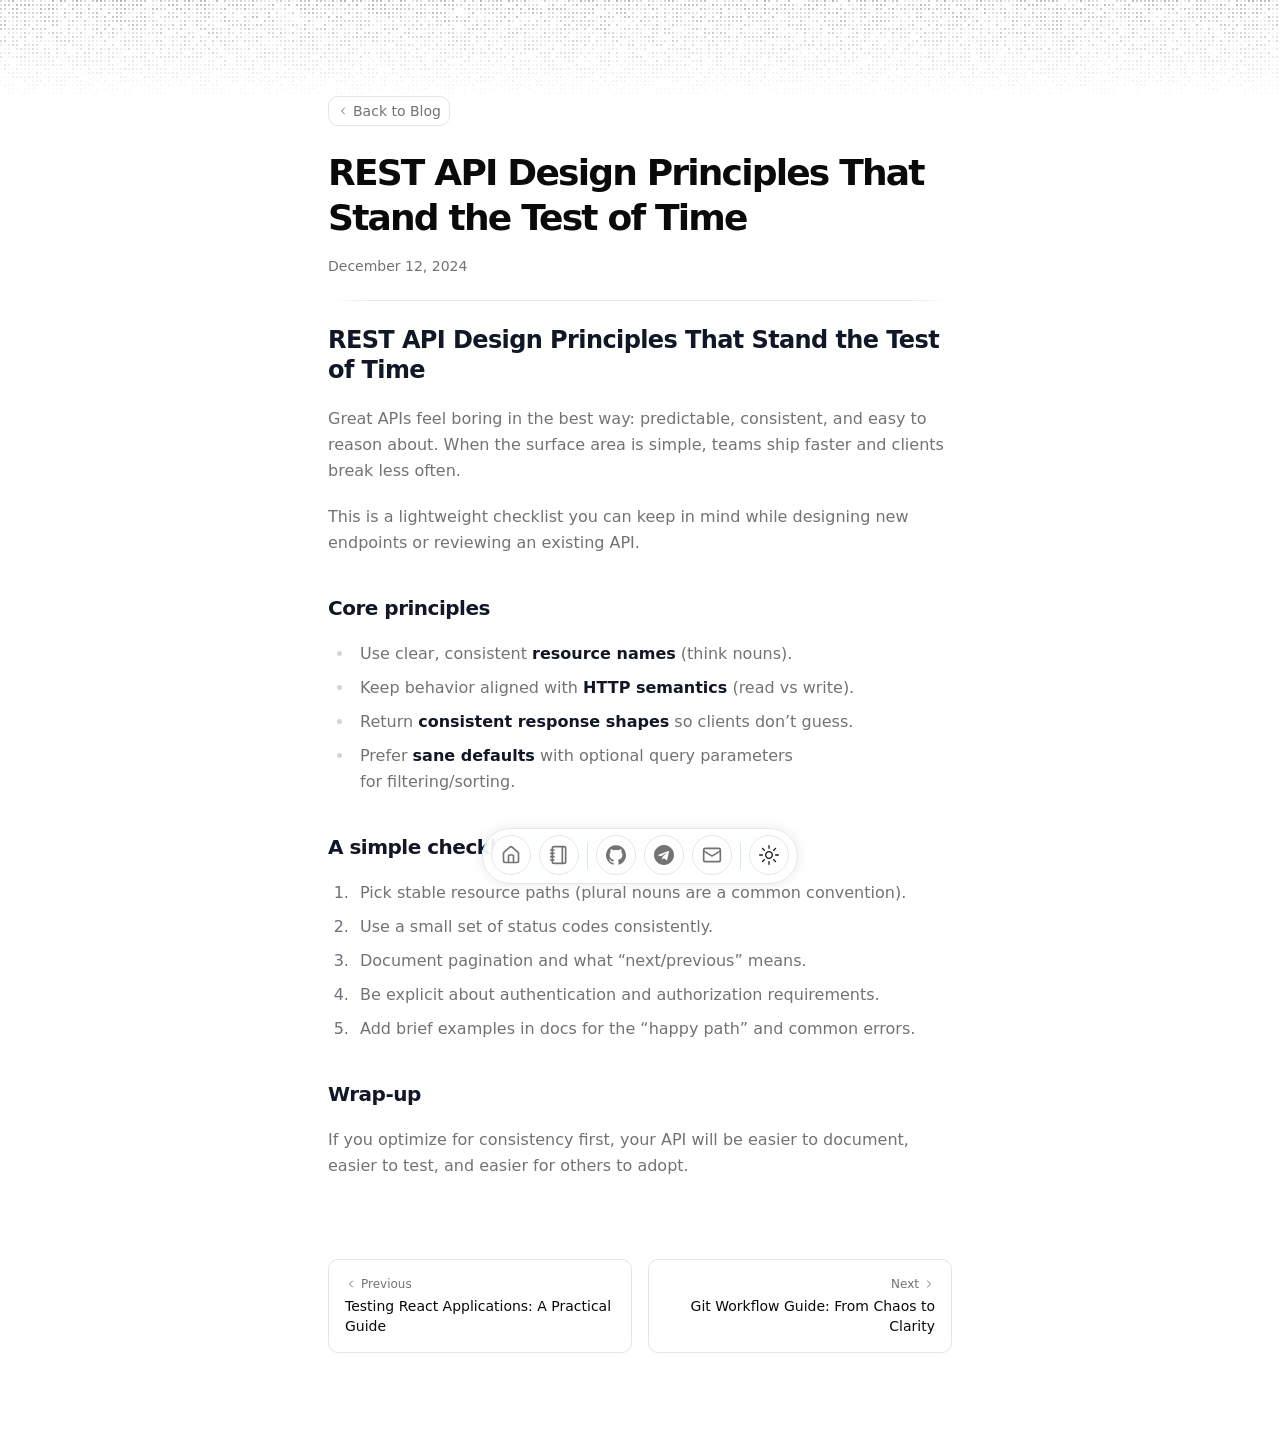
<file: blog/api-design-principles.html>
<!DOCTYPE html><!--akNHM1MeHprOpeVmnRWRX--><html lang="en"><head><meta charSet="utf-8"/><meta name="viewport" content="width=device-width, initial-scale=1"/><link rel="stylesheet" href="/_next/static/chunks/067ecd88c0dc08eb.css" data-precedence="next"/><link rel="preload" as="script" fetchPriority="low" href="/_next/static/chunks/224437fcecdb9dea.js"/><script src="/_next/static/chunks/594565624a70f7ad.js" async=""></script><script src="/_next/static/chunks/3d19402abc3c52f6.js" async=""></script><script src="/_next/static/chunks/daeb0c231b2fce1c.js" async=""></script><script src="/_next/static/chunks/turbopack-52712ed87ae1abf4.js" async=""></script><script src="/_next/static/chunks/6a21297094e6a497.js" async=""></script><script src="/_next/static/chunks/fc717ff24ae232ab.js" async=""></script><script src="/_next/static/chunks/5c0843859f7a8e01.js" async=""></script><script src="/_next/static/chunks/aa8100d928005d19.js" async=""></script><script src="/_next/static/chunks/483a12865e0bba97.js" async=""></script><script src="/_next/static/chunks/1d3be43a6dda29b7.js" async=""></script><script src="/_next/static/chunks/53b86187e45672b3.js" async=""></script><script src="/_next/static/chunks/c3a80b40992f9af9.js" async=""></script><title>REST API Design Principles That Stand the Test of Time | Tuan Philip</title><meta name="description" content="Learn how to design APIs that developers love to use and are easy to maintain."/><meta name="robots" content="index, follow"/><meta name="googlebot" content="index, follow, max-video-preview:-1, max-image-preview:large, max-snippet:-1"/><meta property="og:title" content="REST API Design Principles That Stand the Test of Time"/><meta property="og:description" content="Learn how to design APIs that developers love to use and are easy to maintain."/><meta property="og:url" content="https://tuanphilip.github.io/blog/api-design-principles"/><meta property="og:image" content="https://tuanphilip.github.iohttps//images.unsplash.com/photo-1558494949-ef010cbdcc31?w=800&amp;h=192&amp;fit=crop"/><meta property="og:type" content="article"/><meta property="article:published_time" content="2024-12-12"/><meta name="twitter:card" content="summary_large_image"/><meta name="twitter:title" content="REST API Design Principles That Stand the Test of Time"/><meta name="twitter:description" content="Learn how to design APIs that developers love to use and are easy to maintain."/><meta name="twitter:image" content="https://tuanphilip.github.iohttps//images.unsplash.com/photo-1558494949-ef010cbdcc31?w=800&amp;h=192&amp;fit=crop"/><link rel="icon" href="/favicon.ico?favicon.0b3bf435.ico" sizes="256x256" type="image/x-icon"/><script src="/_next/static/chunks/a6dad97d9634a72d.js" noModule=""></script></head><body class="min-h-screen bg-background font-sans antialiased relative"><div hidden=""><!--$--><!--/$--></div><script>((a,b,c,d,e,f,g,h)=>{let i=document.documentElement,j=["light","dark"];function k(b){var c;(Array.isArray(a)?a:[a]).forEach(a=>{let c="class"===a,d=c&&f?e.map(a=>f[a]||a):e;c?(i.classList.remove(...d),i.classList.add(f&&f[b]?f[b]:b)):i.setAttribute(a,b)}),c=b,h&&j.includes(c)&&(i.style.colorScheme=c)}if(d)k(d);else try{let a=localStorage.getItem(b)||c,d=g&&"system"===a?window.matchMedia("(prefers-color-scheme: dark)").matches?"dark":"light":a;k(d)}catch(a){}})("class","theme","light",null,["light","dark"],null,true,true)</script><div class="absolute inset-0 top-0 left-0 right-0 h-[100px] overflow-hidden z-0"><div class="h-full w-full" style="mask-image:linear-gradient(to bottom, black, transparent);-webkit-mask-image:linear-gradient(to bottom, black, transparent)"><canvas class="pointer-events-none" style="width:0;height:0"></canvas></div></div><div class="relative z-10 max-w-2xl mx-auto py-12 pb-24 sm:py-24 px-6"><section id="blog"><script type="application/ld+json">{"@context":"https://schema.org","@type":"BlogPosting","headline":"REST API Design Principles That Stand the Test of Time","datePublished":"2024-12-12","dateModified":"2024-12-12","description":"Learn how to design APIs that developers love to use and are easy to maintain.","image":"https://tuanphilip.github.iohttps://images.unsplash.com/photo-1558494949-ef010cbdcc31?w=800&h=192&fit=crop","url":"https://tuanphilip.github.io/blog/api-design-principles","author":{"@type":"Person","name":"Tuan Philip"}}</script><div class="flex justify-start gap-4 items-center"><a class="text-sm text-muted-foreground hover:text-foreground transition-colors border border-border rounded-lg px-2 py-1 inline-flex items-center gap-1 mb-6 group" aria-label="Back to Blog" href="/blog"><svg xmlns="http://www.w3.org/2000/svg" width="24" height="24" viewBox="0 0 24 24" fill="none" stroke="currentColor" stroke-width="2" stroke-linecap="round" stroke-linejoin="round" class="lucide lucide-chevron-left size-3 group-hover:-translate-x-px transition-transform" aria-hidden="true"><path d="m15 18-6-6 6-6"></path></svg>Back to Blog</a></div><div class="flex flex-col gap-4"><h1 class="title font-semibold text-3xl md:text-4xl tracking-tighter leading-tight">REST API Design Principles That Stand the Test of Time</h1><p class="text-sm text-muted-foreground">December 12, 2024</p></div><div class="my-6 flex w-full items-center"><div class="flex-1 h-px bg-border" style="mask-image:linear-gradient(90deg, transparent, black 8%, black 92%, transparent);-webkit-mask-image:linear-gradient(90deg, transparent, black 8%, black 92%, transparent)"></div></div><article class="prose max-w-full text-pretty font-sans leading-relaxed text-muted-foreground dark:prose-invert"><h1>REST API Design Principles That Stand the Test of Time</h1>
<p>Great APIs feel boring in the best way: predictable, consistent, and easy to reason about. When the surface area is simple, teams ship faster and clients break less often.</p>
<p>This is a lightweight checklist you can keep in mind while designing new endpoints or reviewing an existing API.</p>
<h2>Core principles</h2>
<ul>
<li>Use clear, consistent <strong>resource names</strong> (think nouns).</li>
<li>Keep behavior aligned with <strong>HTTP semantics</strong> (read vs write).</li>
<li>Return <strong>consistent response shapes</strong> so clients don’t guess.</li>
<li>Prefer <strong>sane defaults</strong> with optional query parameters for filtering/sorting.</li>
</ul>
<h2>A simple checklist</h2>
<ol>
<li>Pick stable resource paths (plural nouns are a common convention).</li>
<li>Use a small set of status codes consistently.</li>
<li>Document pagination and what “next/previous” means.</li>
<li>Be explicit about authentication and authorization requirements.</li>
<li>Add brief examples in docs for the “happy path” and common errors.</li>
</ol>
<h2>Wrap-up</h2>
<p>If you optimize for consistency first, your API will be easier to document, easier to test, and easier for others to adopt.</p></article><nav class="mt-12 pt-8 max-w-2xl"><div class="flex flex-col sm:flex-row justify-between gap-4"><a class="group flex-1 flex flex-col gap-1 p-4 rounded-lg border border-border hover:bg-accent/50 transition-colors" href="/blog/testing-react-apps"><span class="flex items-center gap-1 text-xs text-muted-foreground"><svg xmlns="http://www.w3.org/2000/svg" width="24" height="24" viewBox="0 0 24 24" fill="none" stroke="currentColor" stroke-width="2" stroke-linecap="round" stroke-linejoin="round" class="lucide lucide-chevron-left size-3" aria-hidden="true"><path d="m15 18-6-6 6-6"></path></svg>Previous</span><span class="text-sm font-medium group-hover:text-foreground transition-colors whitespace-normal wrap-break-word">Testing React Applications: A Practical Guide</span></a><a class="group flex-1 flex flex-col gap-1 p-4 rounded-lg border border-border hover:bg-accent/50 transition-colors text-right" href="/blog/git-workflow-guide"><span class="flex items-center justify-end gap-1 text-xs text-muted-foreground">Next<svg xmlns="http://www.w3.org/2000/svg" width="24" height="24" viewBox="0 0 24 24" fill="none" stroke="currentColor" stroke-width="2" stroke-linecap="round" stroke-linejoin="round" class="lucide lucide-chevron-right size-3" aria-hidden="true"><path d="m9 18 6-6-6-6"></path></svg></span><span class="text-sm font-medium group-hover:text-foreground transition-colors whitespace-normal wrap-break-word">Git Workflow Guide: From Chaos to Clarity</span></a></div></nav></section><!--$--><!--/$--></div><div class="pointer-events-none fixed inset-x-0 bottom-4 z-30"><div class="items-end justify-center overflow-visible rounded-full z-50 pointer-events-auto relative h-14 p-2 w-fit mx-auto flex gap-2 border bg-card/90 backdrop-blur-3xl shadow-[0_0_10px_3px] shadow-primary/5"><a href="/" data-state="closed"><div class="relative flex aspect-square items-center justify-center shrink-0 rounded-3xl cursor-pointer size-full bg-background p-0 text-muted-foreground hover:text-foreground hover:bg-muted backdrop-blur-3xl border border-border transition-colors" style="width:40px;height:40px"><div class="flex items-center justify-center" style="width:20px;height:20px"><svg xmlns="http://www.w3.org/2000/svg" width="24" height="24" viewBox="0 0 24 24" fill="none" stroke="currentColor" stroke-width="2" stroke-linecap="round" stroke-linejoin="round" class="lucide lucide-house size-full rounded-sm overflow-hidden object-contain" aria-hidden="true"><path d="M15 21v-8a1 1 0 0 0-1-1h-4a1 1 0 0 0-1 1v8"></path><path d="M3 10a2 2 0 0 1 .709-1.528l7-6a2 2 0 0 1 2.582 0l7 6A2 2 0 0 1 21 10v9a2 2 0 0 1-2 2H5a2 2 0 0 1-2-2z"></path></svg></div></div></a><a href="/blog" data-state="closed"><div class="relative flex aspect-square items-center justify-center shrink-0 rounded-3xl cursor-pointer size-full bg-background p-0 text-muted-foreground hover:text-foreground hover:bg-muted backdrop-blur-3xl border border-border transition-colors" style="width:40px;height:40px"><div class="flex items-center justify-center" style="width:20px;height:20px"><svg xmlns="http://www.w3.org/2000/svg" width="24" height="24" viewBox="0 0 24 24" fill="none" stroke="currentColor" stroke-width="2" stroke-linecap="round" stroke-linejoin="round" class="lucide lucide-notebook size-full rounded-sm overflow-hidden object-contain" aria-hidden="true"><path d="M2 6h4"></path><path d="M2 10h4"></path><path d="M2 14h4"></path><path d="M2 18h4"></path><rect width="16" height="20" x="4" y="2" rx="2"></rect><path d="M16 2v20"></path></svg></div></div></a><div data-orientation="vertical" role="none" class="shrink-0 h-2/3 m-auto w-px bg-border"></div><a href="https://github.com/tuanphilip" target="_blank" rel="noopener noreferrer" data-state="closed"><div class="relative flex aspect-square items-center justify-center shrink-0 rounded-3xl cursor-pointer size-full bg-background p-0 text-muted-foreground hover:text-foreground hover:bg-muted backdrop-blur-3xl border border-border transition-colors" style="width:40px;height:40px"><div class="flex items-center justify-center" style="width:20px;height:20px"><svg viewBox="0 0 438.549 438.549" xmlns="http://www.w3.org/2000/svg" role="img" class="size-full rounded-sm overflow-hidden object-contain"><title>GitHub</title><path fill="currentColor" d="M409.132 114.573c-19.608-33.596-46.205-60.194-79.798-79.8-33.598-19.607-70.277-29.408-110.063-29.408-39.781 0-76.472 9.804-110.063 29.408-33.596 19.605-60.192 46.204-79.8 79.8C9.803 148.168 0 184.854 0 224.63c0 47.78 13.94 90.745 41.827 128.906 27.884 38.164 63.906 64.572 108.063 79.227 5.14.954 8.945.283 11.419-1.996 2.475-2.282 3.711-5.14 3.711-8.562 0-.571-.049-5.708-.144-15.417a2549.81 2549.81 0 01-.144-25.406l-6.567 1.136c-4.187.767-9.469 1.092-15.846 1-6.374-.089-12.991-.757-19.842-1.999-6.854-1.231-13.229-4.086-19.13-8.559-5.898-4.473-10.085-10.328-12.56-17.556l-2.855-6.57c-1.903-4.374-4.899-9.233-8.992-14.559-4.093-5.331-8.232-8.945-12.419-10.848l-1.999-1.431c-1.332-.951-2.568-2.098-3.711-3.429-1.142-1.331-1.997-2.663-2.568-3.997-.572-1.335-.098-2.43 1.427-3.289 1.525-.859 4.281-1.276 8.28-1.276l5.708.853c3.807.763 8.516 3.042 14.133 6.851 5.614 3.806 10.229 8.754 13.846 14.842 4.38 7.806 9.657 13.754 15.846 17.847 6.184 4.093 12.419 6.136 18.699 6.136 6.28 0 11.704-.476 16.274-1.423 4.565-.952 8.848-2.383 12.847-4.285 1.713-12.758 6.377-22.559 13.988-29.41-10.848-1.14-20.601-2.857-29.264-5.14-8.658-2.286-17.605-5.996-26.835-11.14-9.235-5.137-16.896-11.516-22.985-19.126-6.09-7.614-11.088-17.61-14.987-29.979-3.901-12.374-5.852-26.648-5.852-42.826 0-23.035 7.52-42.637 22.557-58.817-7.044-17.318-6.379-36.732 1.997-58.24 5.52-1.715 13.706-.428 24.554 3.853 10.85 4.283 18.794 7.952 23.84 10.994 5.046 3.041 9.089 5.618 12.135 7.708 17.705-4.947 35.976-7.421 54.818-7.421s37.117 2.474 54.823 7.421l10.849-6.849c7.419-4.57 16.18-8.758 26.262-12.565 10.088-3.805 17.802-4.853 23.134-3.138 8.562 21.509 9.325 40.922 2.279 58.24 15.036 16.18 22.559 35.787 22.559 58.817 0 16.178-1.958 30.497-5.853 42.966-3.9 12.471-8.941 22.457-15.125 29.979-6.191 7.521-13.901 13.85-23.131 18.986-9.232 5.14-18.182 8.85-26.84 11.136-8.662 2.286-18.415 4.004-29.263 5.146 9.894 8.562 14.842 22.077 14.842 40.539v60.237c0 3.422 1.19 6.279 3.572 8.562 2.379 2.279 6.136 2.95 11.276 1.995 44.163-14.653 80.185-41.062 108.068-79.226 27.88-38.161 41.825-81.126 41.825-128.906-.01-39.771-9.818-76.454-29.414-110.049z"></path></svg></div></div></a><a href="https://t.me/tuanphilip" target="_blank" rel="noopener noreferrer" data-state="closed"><div class="relative flex aspect-square items-center justify-center shrink-0 rounded-3xl cursor-pointer size-full bg-background p-0 text-muted-foreground hover:text-foreground hover:bg-muted backdrop-blur-3xl border border-border transition-colors" style="width:40px;height:40px"><div class="flex items-center justify-center" style="width:20px;height:20px"><svg role="img" viewBox="0 0 24 24" fill="currentColor" xmlns="http://www.w3.org/2000/svg" class="size-full rounded-sm overflow-hidden object-contain"><title>Telegram</title><path d="M12 0C5.373 0 0 5.373 0 12s5.373 12 12 12 12-5.373 12-12S18.627 0 12 0zm5.894 8.221l-1.97 9.28c-.145.658-.537.818-1.084.508l-3-2.21-1.446 1.394c-.16.16-.295.295-.605.295l.213-3.053 5.56-5.023c.242-.213-.054-.333-.373-.121l-6.871 4.326-2.962-.924c-.643-.204-.657-.643.136-.953l11.57-4.461c.537-.196 1.006.128.832.922z"></path></svg></div></div></a><a href="mailto:tuanphuong.vu.hut@gmail.com" data-state="closed"><div class="relative flex aspect-square items-center justify-center shrink-0 rounded-3xl cursor-pointer size-full bg-background p-0 text-muted-foreground hover:text-foreground hover:bg-muted backdrop-blur-3xl border border-border transition-colors" style="width:40px;height:40px"><div class="flex items-center justify-center" style="width:20px;height:20px"><svg xmlns="http://www.w3.org/2000/svg" width="24" height="24" viewBox="0 0 24 24" fill="none" stroke="currentColor" stroke-width="2" stroke-linecap="round" stroke-linejoin="round" class="lucide lucide-mail size-full rounded-sm overflow-hidden object-contain" aria-hidden="true"><path d="m22 7-8.991 5.727a2 2 0 0 1-2.009 0L2 7"></path><rect x="2" y="4" width="20" height="16" rx="2"></rect></svg></div></div></a><div data-orientation="vertical" role="none" class="shrink-0 h-2/3 m-auto w-px bg-border"></div><div class="relative flex aspect-square items-center justify-center shrink-0 rounded-3xl cursor-pointer size-full bg-background p-0 text-muted-foreground hover:text-foreground hover:bg-muted backdrop-blur-3xl border border-border transition-colors" style="width:40px;height:40px"><div class="flex items-center justify-center" style="width:20px;height:20px"><button class="inline-flex items-center justify-center whitespace-nowrap text-sm font-medium transition-colors focus-visible:outline-none focus-visible:ring-1 focus-visible:ring-ring disabled:pointer-events-none disabled:opacity-50 text-primary underline-offset-4 hover:underline rounded-full size-full cursor-pointer" type="button"><svg width="15" height="15" viewBox="0 0 15 15" fill="none" xmlns="http://www.w3.org/2000/svg" class="h-full w-full"><path d="M7.5 0C7.77614 0 8 0.223858 8 0.5V2.5C8 2.77614 7.77614 3 7.5 3C7.22386 3 7 2.77614 7 2.5V0.5C7 0.223858 7.22386 0 7.5 0ZM2.1967 2.1967C2.39196 2.00144 2.70854 2.00144 2.90381 2.1967L4.31802 3.61091C4.51328 3.80617 4.51328 4.12276 4.31802 4.31802C4.12276 4.51328 3.80617 4.51328 3.61091 4.31802L2.1967 2.90381C2.00144 2.70854 2.00144 2.39196 2.1967 2.1967ZM0.5 7C0.223858 7 0 7.22386 0 7.5C0 7.77614 0.223858 8 0.5 8H2.5C2.77614 8 3 7.77614 3 7.5C3 7.22386 2.77614 7 2.5 7H0.5ZM2.1967 12.8033C2.00144 12.608 2.00144 12.2915 2.1967 12.0962L3.61091 10.682C3.80617 10.4867 4.12276 10.4867 4.31802 10.682C4.51328 10.8772 4.51328 11.1938 4.31802 11.3891L2.90381 12.8033C2.70854 12.9986 2.39196 12.9986 2.1967 12.8033ZM12.5 7C12.2239 7 12 7.22386 12 7.5C12 7.77614 12.2239 8 12.5 8H14.5C14.7761 8 15 7.77614 15 7.5C15 7.22386 14.7761 7 14.5 7H12.5ZM10.682 4.31802C10.4867 4.12276 10.4867 3.80617 10.682 3.61091L12.0962 2.1967C12.2915 2.00144 12.608 2.00144 12.8033 2.1967C12.9986 2.39196 12.9986 2.70854 12.8033 2.90381L11.3891 4.31802C11.1938 4.51328 10.8772 4.51328 10.682 4.31802ZM8 12.5C8 12.2239 7.77614 12 7.5 12C7.22386 12 7 12.2239 7 12.5V14.5C7 14.7761 7.22386 15 7.5 15C7.77614 15 8 14.7761 8 14.5V12.5ZM10.682 10.682C10.8772 10.4867 11.1938 10.4867 11.3891 10.682L12.8033 12.0962C12.9986 12.2915 12.9986 12.608 12.8033 12.8033C12.608 12.9986 12.2915 12.9986 12.0962 12.8033L10.682 11.3891C10.4867 11.1938 10.4867 10.8772 10.682 10.682ZM5.5 7.5C5.5 6.39543 6.39543 5.5 7.5 5.5C8.60457 5.5 9.5 6.39543 9.5 7.5C9.5 8.60457 8.60457 9.5 7.5 9.5C6.39543 9.5 5.5 8.60457 5.5 7.5ZM7.5 4.5C5.84315 4.5 4.5 5.84315 4.5 7.5C4.5 9.15685 5.84315 10.5 7.5 10.5C9.15685 10.5 10.5 9.15685 10.5 7.5C10.5 5.84315 9.15685 4.5 7.5 4.5Z" fill="currentColor" fill-rule="evenodd" clip-rule="evenodd"></path></svg><svg width="15" height="15" viewBox="0 0 15 15" fill="none" xmlns="http://www.w3.org/2000/svg" class="hidden h-full w-full"><path d="M2.89998 0.499976C2.89998 0.279062 2.72089 0.0999756 2.49998 0.0999756C2.27906 0.0999756 2.09998 0.279062 2.09998 0.499976V1.09998H1.49998C1.27906 1.09998 1.09998 1.27906 1.09998 1.49998C1.09998 1.72089 1.27906 1.89998 1.49998 1.89998H2.09998V2.49998C2.09998 2.72089 2.27906 2.89998 2.49998 2.89998C2.72089 2.89998 2.89998 2.72089 2.89998 2.49998V1.89998H3.49998C3.72089 1.89998 3.89998 1.72089 3.89998 1.49998C3.89998 1.27906 3.72089 1.09998 3.49998 1.09998H2.89998V0.499976ZM5.89998 3.49998C5.89998 3.27906 5.72089 3.09998 5.49998 3.09998C5.27906 3.09998 5.09998 3.27906 5.09998 3.49998V4.09998H4.49998C4.27906 4.09998 4.09998 4.27906 4.09998 4.49998C4.09998 4.72089 4.27906 4.89998 4.49998 4.89998H5.09998V5.49998C5.09998 5.72089 5.27906 5.89998 5.49998 5.89998C5.72089 5.89998 5.89998 5.72089 5.89998 5.49998V4.89998H6.49998C6.72089 4.89998 6.89998 4.72089 6.89998 4.49998C6.89998 4.27906 6.72089 4.09998 6.49998 4.09998H5.89998V3.49998ZM1.89998 6.49998C1.89998 6.27906 1.72089 6.09998 1.49998 6.09998C1.27906 6.09998 1.09998 6.27906 1.09998 6.49998V7.09998H0.499976C0.279062 7.09998 0.0999756 7.27906 0.0999756 7.49998C0.0999756 7.72089 0.279062 7.89998 0.499976 7.89998H1.09998V8.49998C1.09998 8.72089 1.27906 8.89997 1.49998 8.89997C1.72089 8.89997 1.89998 8.72089 1.89998 8.49998V7.89998H2.49998C2.72089 7.89998 2.89998 7.72089 2.89998 7.49998C2.89998 7.27906 2.72089 7.09998 2.49998 7.09998H1.89998V6.49998ZM8.54406 0.98184L8.24618 0.941586C8.03275 0.917676 7.90692 1.1655 8.02936 1.34194C8.17013 1.54479 8.29981 1.75592 8.41754 1.97445C8.91878 2.90485 9.20322 3.96932 9.20322 5.10022C9.20322 8.37201 6.82247 11.0878 3.69887 11.6097C3.45736 11.65 3.20988 11.6772 2.96008 11.6906C2.74563 11.702 2.62729 11.9535 2.77721 12.1072C2.84551 12.1773 2.91535 12.2458 2.98667 12.3128L3.05883 12.3795L3.31883 12.6045L3.50684 12.7532L3.62796 12.8433L3.81491 12.9742L3.99079 13.089C4.11175 13.1651 4.23536 13.2375 4.36157 13.3059L4.62496 13.4412L4.88553 13.5607L5.18837 13.6828L5.43169 13.7686C5.56564 13.8128 5.70149 13.8529 5.83857 13.8885C5.94262 13.9155 6.04767 13.9401 6.15405 13.9622C6.27993 13.9883 6.40713 14.0109 6.53544 14.0298L6.85241 14.0685L7.11934 14.0892C7.24637 14.0965 7.37436 14.1002 7.50322 14.1002C11.1483 14.1002 14.1032 11.1453 14.1032 7.50023C14.1032 7.25044 14.0893 7.00389 14.0623 6.76131L14.0255 6.48407C13.991 6.26083 13.9453 6.04129 13.8891 5.82642C13.8213 5.56709 13.7382 5.31398 13.6409 5.06881L13.5279 4.80132L13.4507 4.63542L13.3766 4.48666C13.2178 4.17773 13.0353 3.88295 12.8312 3.60423L12.6782 3.40352L12.4793 3.16432L12.3157 2.98361L12.1961 2.85951L12.0355 2.70246L11.8134 2.50184L11.4925 2.24191L11.2483 2.06498L10.9562 1.87446L10.6346 1.68894L10.3073 1.52378L10.1938 1.47176L9.95488 1.3706L9.67791 1.2669L9.42566 1.1846L9.10075 1.09489L8.83599 1.03486L8.54406 0.98184ZM10.4032 5.30023C10.4032 4.27588 10.2002 3.29829 9.83244 2.40604C11.7623 3.28995 13.1032 5.23862 13.1032 7.50023C13.1032 10.593 10.596 13.1002 7.50322 13.1002C6.63646 13.1002 5.81597 12.9036 5.08355 12.5522C6.5419 12.0941 7.81081 11.2082 8.74322 10.0416C8.87963 10.2284 9.10028 10.3497 9.34928 10.3497C9.76349 10.3497 10.0993 10.0139 10.0993 9.59971C10.0993 9.24256 9.84965 8.94373 9.51535 8.86816C9.57741 8.75165 9.63653 8.63334 9.6926 8.51332C9.88358 8.63163 10.1088 8.69993 10.35 8.69993C11.0403 8.69993 11.6 8.14028 11.6 7.44993C11.6 6.75976 11.0406 6.20024 10.3505 6.19993C10.3853 5.90487 10.4032 5.60464 10.4032 5.30023Z" fill="currentColor" fill-rule="evenodd" clip-rule="evenodd"></path></svg></button></div></div></div></div><script src="/_next/static/chunks/224437fcecdb9dea.js" id="_R_" async=""></script><script>(self.__next_f=self.__next_f||[]).push([0])</script><script>self.__next_f.push([1,"1:\"$Sreact.fragment\"\n2:I[27423,[\"/_next/static/chunks/6a21297094e6a497.js\",\"/_next/static/chunks/fc717ff24ae232ab.js\",\"/_next/static/chunks/5c0843859f7a8e01.js\",\"/_next/static/chunks/aa8100d928005d19.js\"],\"ThemeProvider\"]\n3:I[46798,[\"/_next/static/chunks/6a21297094e6a497.js\",\"/_next/static/chunks/fc717ff24ae232ab.js\",\"/_next/static/chunks/5c0843859f7a8e01.js\",\"/_next/static/chunks/aa8100d928005d19.js\"],\"TooltipProvider\"]\n4:I[66171,[\"/_next/static/chunks/6a21297094e6a497.js\",\"/_next/static/chunks/fc717ff24ae232ab.js\",\"/_next/static/chunks/5c0843859f7a8e01.js\",\"/_next/static/chunks/aa8100d928005d19.js\"],\"FlickeringGrid\"]\n5:I[92337,[\"/_next/static/chunks/483a12865e0bba97.js\",\"/_next/static/chunks/1d3be43a6dda29b7.js\"],\"default\"]\n6:I[64226,[\"/_next/static/chunks/483a12865e0bba97.js\",\"/_next/static/chunks/1d3be43a6dda29b7.js\"],\"default\"]\n7:I[8331,[\"/_next/static/chunks/6a21297094e6a497.js\",\"/_next/static/chunks/fc717ff24ae232ab.js\",\"/_next/static/chunks/5c0843859f7a8e01.js\",\"/_next/static/chunks/aa8100d928005d19.js\",\"/_next/static/chunks/53b86187e45672b3.js\",\"/_next/static/chunks/c3a80b40992f9af9.js\"],\"\"]\n8:I[72504,[\"/_next/static/chunks/6a21297094e6a497.js\",\"/_next/static/chunks/fc717ff24ae232ab.js\",\"/_next/static/chunks/5c0843859f7a8e01.js\",\"/_next/static/chunks/aa8100d928005d19.js\"],\"Dock\"]\n9:I[46798,[\"/_next/static/chunks/6a21297094e6a497.js\",\"/_next/static/chunks/fc717ff24ae232ab.js\",\"/_next/static/chunks/5c0843859f7a8e01.js\",\"/_next/static/chunks/aa8100d928005d19.js\"],\"Tooltip\"]\na:I[46798,[\"/_next/static/chunks/6a21297094e6a497.js\",\"/_next/static/chunks/fc717ff24ae232ab.js\",\"/_next/static/chunks/5c0843859f7a8e01.js\",\"/_next/static/chunks/aa8100d928005d19.js\"],\"TooltipTrigger\"]\nb:I[72504,[\"/_next/static/chunks/6a21297094e6a497.js\",\"/_next/static/chunks/fc717ff24ae232ab.js\",\"/_next/static/chunks/5c0843859f7a8e01.js\",\"/_next/static/chunks/aa8100d928005d19.js\"],\"DockIcon\"]\n19:I[54354,[],\"default\"]\n:HL[\"/_next/static/chunks/067ecd88c0dc08eb.css\",\"style\"]\n"])</script><script>self.__next_f.push([1,"0:{\"P\":null,\"b\":\"akNHM1MeHprOpeVmnRWRX\",\"c\":[\"\",\"blog\",\"api-design-principles\"],\"q\":\"\",\"i\":false,\"f\":[[[\"\",{\"children\":[\"blog\",{\"children\":[[\"slug\",\"api-design-principles\",\"d\"],{\"children\":[\"__PAGE__\",{}]}]}]},\"$undefined\",\"$undefined\",true],[[\"$\",\"$1\",\"c\",{\"children\":[[[\"$\",\"link\",\"0\",{\"rel\":\"stylesheet\",\"href\":\"/_next/static/chunks/067ecd88c0dc08eb.css\",\"precedence\":\"next\",\"crossOrigin\":\"$undefined\",\"nonce\":\"$undefined\"}],[\"$\",\"script\",\"script-0\",{\"src\":\"/_next/static/chunks/6a21297094e6a497.js\",\"async\":true,\"nonce\":\"$undefined\"}],[\"$\",\"script\",\"script-1\",{\"src\":\"/_next/static/chunks/fc717ff24ae232ab.js\",\"async\":true,\"nonce\":\"$undefined\"}],[\"$\",\"script\",\"script-2\",{\"src\":\"/_next/static/chunks/5c0843859f7a8e01.js\",\"async\":true,\"nonce\":\"$undefined\"}],[\"$\",\"script\",\"script-3\",{\"src\":\"/_next/static/chunks/aa8100d928005d19.js\",\"async\":true,\"nonce\":\"$undefined\"}]],[\"$\",\"html\",null,{\"lang\":\"en\",\"suppressHydrationWarning\":true,\"children\":[\"$\",\"body\",null,{\"className\":\"min-h-screen bg-background font-sans antialiased relative\",\"children\":[\"$\",\"$L2\",null,{\"attribute\":\"class\",\"defaultTheme\":\"light\",\"children\":[\"$\",\"$L3\",null,{\"delayDuration\":0,\"children\":[[\"$\",\"div\",null,{\"className\":\"absolute inset-0 top-0 left-0 right-0 h-[100px] overflow-hidden z-0\",\"children\":[\"$\",\"$L4\",null,{\"className\":\"h-full w-full\",\"squareSize\":2,\"gridGap\":2,\"style\":{\"maskImage\":\"linear-gradient(to bottom, black, transparent)\",\"WebkitMaskImage\":\"linear-gradient(to bottom, black, transparent)\"}}]}],[\"$\",\"div\",null,{\"className\":\"relative z-10 max-w-2xl mx-auto py-12 pb-24 sm:py-24 px-6\",\"children\":[\"$\",\"$L5\",null,{\"parallelRouterKey\":\"children\",\"error\":\"$undefined\",\"errorStyles\":\"$undefined\",\"errorScripts\":\"$undefined\",\"template\":[\"$\",\"$L6\",null,{}],\"templateStyles\":\"$undefined\",\"templateScripts\":\"$undefined\",\"notFound\":[[\"$\",\"div\",null,{\"className\":\"min-h-[calc(100vh-12rem)] flex flex-col\",\"children\":[\"$\",\"div\",null,{\"className\":\"flex-1 flex items-center justify-center p-8\",\"children\":[\"$\",\"div\",null,{\"className\":\"flex flex-col items-center text-center max-w-md relative\",\"children\":[[\"$\",\"h1\",null,{\"className\":\"text-[200px] font-semibold font-mono bg-linear-to-b from-primary/30 to-secondary/10 text-transparent bg-clip-text absolute -top-40 left-1/2 -translate-x-1/2 mask-[linear-gradient(to_bottom,black,black_20%,transparent_80%)] tracking-tighter uppercase [-webkit-text-stroke:3px_hsl(var(--primary)/0.6)]\",\"children\":\"404\"}],[\"$\",\"h2\",null,{\"className\":\"text-4xl tracking-tight font-semibold text-foreground mb-2\",\"children\":\"Page Not Found\"}],[\"$\",\"p\",null,{\"className\":\"text-muted-foreground mb-8 text-balance tracking-tight font-medium\",\"children\":\"The page you're looking for doesn't exist or may have been moved.\"}],[\"$\",\"div\",null,{\"className\":\"flex flex-col sm:flex-row gap-3\",\"children\":[\"$\",\"$L7\",null,{\"href\":\"/\",\"children\":[\"$\",\"button\",null,{\"className\":\"inline-flex items-center justify-center whitespace-nowrap rounded-md text-sm font-medium transition-colors focus-visible:outline-none focus-visible:ring-1 focus-visible:ring-ring disabled:pointer-events-none disabled:opacity-50 border border-input bg-background shadow-sm hover:bg-accent hover:text-accent-foreground h-9 px-4 py-2 gap-2 cursor-pointer\",\"ref\":\"$undefined\",\"children\":[[\"$\",\"svg\",null,{\"ref\":\"$undefined\",\"xmlns\":\"http://www.w3.org/2000/svg\",\"width\":24,\"height\":24,\"viewBox\":\"0 0 24 24\",\"fill\":\"none\",\"stroke\":\"currentColor\",\"strokeWidth\":2,\"strokeLinecap\":\"round\",\"strokeLinejoin\":\"round\",\"className\":\"lucide lucide-house h-4 w-4\",\"aria-hidden\":\"true\",\"children\":[[\"$\",\"path\",\"5wwlr5\",{\"d\":\"M15 21v-8a1 1 0 0 0-1-1h-4a1 1 0 0 0-1 1v8\"}],[\"$\",\"path\",\"r6nss1\",{\"d\":\"M3 10a2 2 0 0 1 .709-1.528l7-6a2 2 0 0 1 2.582 0l7 6A2 2 0 0 1 21 10v9a2 2 0 0 1-2 2H5a2 2 0 0 1-2-2z\"}],\"$undefined\"]}],\"Go to Home\"]}]}]}]]}]}]}],[]],\"forbidden\":\"$undefined\",\"unauthorized\":\"$undefined\"}]}],[\"$\",\"div\",null,{\"className\":\"pointer-events-none fixed inset-x-0 bottom-4 z-30\",\"children\":[\"$\",\"$L8\",null,{\"className\":\"z-50 pointer-events-auto relative h-14 p-2 w-fit mx-auto flex gap-2 border bg-card/90 backdrop-blur-3xl shadow-[0_0_10px_3px] shadow-primary/5\",\"children\":[[[\"$\",\"$L9\",\"/\",{\"children\":[[\"$\",\"$La\",null,{\"asChild\":true,\"children\":[\"$\",\"a\",null,{\"href\":\"/\",\"target\":\"$undefined\",\"rel\":\"$undefined\",\"children\":[\"$\",\"$Lb\",null,{\"className\":\"rounded-3xl cursor-pointer size-full bg-background p-0 text-muted-foreground hover:text-foreground hover:bg-muted backdrop-blur-3xl border border-border transition-colors\",\"children\":\"$Lc\"}]}]}],\"$Ld\"]}],\"$Le\"],\"$Lf\",[\"$L10\",\"$L11\",\"$L12\"],\"$L13\",\"$L14\"]}]}]]}]}]}]}]]}],{\"children\":[\"$L15\",{\"children\":[\"$L16\",{\"children\":[\"$L17\",{},null,false,false]},null,false,false]},null,false,false]},null,false,false],\"$L18\",false]],\"m\":\"$undefined\",\"G\":[\"$19\",[]],\"S\":true}\n"])</script><script>self.__next_f.push([1,"1a:I[46798,[\"/_next/static/chunks/6a21297094e6a497.js\",\"/_next/static/chunks/fc717ff24ae232ab.js\",\"/_next/static/chunks/5c0843859f7a8e01.js\",\"/_next/static/chunks/aa8100d928005d19.js\"],\"TooltipContent\"]\n1b:I[46798,[\"/_next/static/chunks/6a21297094e6a497.js\",\"/_next/static/chunks/fc717ff24ae232ab.js\",\"/_next/static/chunks/5c0843859f7a8e01.js\",\"/_next/static/chunks/aa8100d928005d19.js\"],\"TooltipArrow\"]\n1c:I[72436,[\"/_next/static/chunks/6a21297094e6a497.js\",\"/_next/static/chunks/fc717ff24ae232ab.js\",\"/_next/static/chunks/5c0843859f7a8e01.js\",\"/_next/static/chunks/aa8100d928005d19.js\"],\"Separator\"]\n1e:I[15022,[\"/_next/static/chunks/6a21297094e6a497.js\",\"/_next/static/chunks/fc717ff24ae232ab.js\",\"/_next/static/chunks/5c0843859f7a8e01.js\",\"/_next/static/chunks/aa8100d928005d19.js\"],\"ModeToggle\"]\n20:I[2718,[\"/_next/static/chunks/483a12865e0bba97.js\",\"/_next/static/chunks/1d3be43a6dda29b7.js\"],\"OutletBoundary\"]\n21:\"$Sreact.suspense\"\n23:I[2718,[\"/_next/static/chunks/483a12865e0bba97.js\",\"/_next/static/chunks/1d3be43a6dda29b7.js\"],\"ViewportBoundary\"]\n25:I[2718,[\"/_next/static/chunks/483a12865e0bba97.js\",\"/_next/static/chunks/1d3be43a6dda29b7.js\"],\"MetadataBoundary\"]\nc:[\"$\",\"svg\",null,{\"ref\":\"$undefined\",\"xmlns\":\"http://www.w3.org/2000/svg\",\"width\":24,\"height\":24,\"viewBox\":\"0 0 24 24\",\"fill\":\"none\",\"stroke\":\"currentColor\",\"strokeWidth\":2,\"strokeLinecap\":\"round\",\"strokeLinejoin\":\"round\",\"className\":\"lucide lucide-house size-full rounded-sm overflow-hidden object-contain\",\"aria-hidden\":\"true\",\"children\":[[\"$\",\"path\",\"5wwlr5\",{\"d\":\"M15 21v-8a1 1 0 0 0-1-1h-4a1 1 0 0 0-1 1v8\"}],[\"$\",\"path\",\"r6nss1\",{\"d\":\"M3 10a2 2 0 0 1 .709-1.528l7-6a2 2 0 0 1 2.582 0l7 6A2 2 0 0 1 21 10v9a2 2 0 0 1-2 2H5a2 2 0 0 1-2-2z\"}],\"$undefined\"]}]\nd:[\"$\",\"$L1a\",null,{\"side\":\"top\",\"sideOffset\":8,\"className\":\"rounded-xl bg-primary text-primary-foreground px-4 py-2 text-sm shadow-[0_10px_40px_-10px_rgba(0,0,0,0.3)] dark:shadow-[0_10px_40px_-10px_rgba(0,0,0,0.5)]\",\"children\":[[\"$\",\"p\",null,{\"children\":\"Home\"}],[\"$\",\"$L1b\",null,{\"className\":\"fill-primary\"}]]}]\ne:[\"$\",\"$L9\",\"/blog\",{\"children\":[[\"$\",\"$La\",null,{\"asChild\":true,\"children\":[\"$\",\"a\",null,{\"href\":\"/blog\",\"target\":\"$undefined\",\"rel\":\"$undefined\",\"children\":[\"$\",\"$Lb\",null,{\"className\":\"rounded-3xl cursor-pointer size-full bg-background p-0 text-muted-foreground hover:text-foreground hover:bg-muted backdrop-blur-3xl border border-border transition-colors\",\"children\":[\"$\",\"svg\",null,{\"ref\":\"$undefined\",\"xmlns\":\"http://www.w3.org/2000/svg\",\"width\":24,\"height\":24,\"viewBox\":\"0 0 24 24\",\"fill\":\"none\",\"stroke\":\"currentColor\",\"strokeWidth\":2,\"strokeLinecap\":\"round\",\"strokeLinejoin\":\"round\",\"className\":\"lucide lucide-notebook size-full rounded-sm overflow-hidden object-contain\",\"aria-hidden\":\"true\",\"children\":[[\"$\",\"path\",\"aawbzj\",{\"d\":\"M2 6h4\"}],[\"$\",\"path\",\"l0bgd4\",{\"d\":\"M2 10h4\"}],[\"$\",\"path\",\"1gsvsf\",{\"d\":\"M2 14h4\"}],[\"$\",\"path\",\"1bu2t1\",{\"d\":\"M2 18h4\"}],[\"$\",\"rect\",\"1nb95v\",{\"width\":\"16\",\"height\":\"20\",\"x\":\"4\",\"y\":\"2\",\"rx\":\"2\"}],[\"$\",\"path\",\"rotuqe\",{\"d\":\"M16 2v20\"}],\"$undefined\"]}]}]}]}],[\"$\",\"$L1a\",null,{\"side\":\"top\",\"sideOffset\":8,\"className\":\"rounded-xl bg-primary text-primary-foreground px-4 py-2 text-sm shadow-[0_10px_40px_-10px_rgba(0,0,0,0.3)] dark:shadow-[0_10px_40px_-10px_rgba(0,0,0,0.5)]\",\"children\":[[\"$\",\"p\",null,{\"children\":\"Blog\"}],[\"$\",\"$L1b\",null,{\"className\":\"fill-primary\"}]]}]]}]\nf:[\"$\",\"$L1c\",null,{\"orientation\":\"vertical\",\"className\":\"h-2/3 m-auto w-px bg-border\"}]\n1d:T843,"])</script><script>self.__next_f.push([1,"M409.132 114.573c-19.608-33.596-46.205-60.194-79.798-79.8-33.598-19.607-70.277-29.408-110.063-29.408-39.781 0-76.472 9.804-110.063 29.408-33.596 19.605-60.192 46.204-79.8 79.8C9.803 148.168 0 184.854 0 224.63c0 47.78 13.94 90.745 41.827 128.906 27.884 38.164 63.906 64.572 108.063 79.227 5.14.954 8.945.283 11.419-1.996 2.475-2.282 3.711-5.14 3.711-8.562 0-.571-.049-5.708-.144-15.417a2549.81 2549.81 0 01-.144-25.406l-6.567 1.136c-4.187.767-9.469 1.092-15.846 1-6.374-.089-12.991-.757-19.842-1.999-6.854-1.231-13.229-4.086-19.13-8.559-5.898-4.473-10.085-10.328-12.56-17.556l-2.855-6.57c-1.903-4.374-4.899-9.233-8.992-14.559-4.093-5.331-8.232-8.945-12.419-10.848l-1.999-1.431c-1.332-.951-2.568-2.098-3.711-3.429-1.142-1.331-1.997-2.663-2.568-3.997-.572-1.335-.098-2.43 1.427-3.289 1.525-.859 4.281-1.276 8.28-1.276l5.708.853c3.807.763 8.516 3.042 14.133 6.851 5.614 3.806 10.229 8.754 13.846 14.842 4.38 7.806 9.657 13.754 15.846 17.847 6.184 4.093 12.419 6.136 18.699 6.136 6.28 0 11.704-.476 16.274-1.423 4.565-.952 8.848-2.383 12.847-4.285 1.713-12.758 6.377-22.559 13.988-29.41-10.848-1.14-20.601-2.857-29.264-5.14-8.658-2.286-17.605-5.996-26.835-11.14-9.235-5.137-16.896-11.516-22.985-19.126-6.09-7.614-11.088-17.61-14.987-29.979-3.901-12.374-5.852-26.648-5.852-42.826 0-23.035 7.52-42.637 22.557-58.817-7.044-17.318-6.379-36.732 1.997-58.24 5.52-1.715 13.706-.428 24.554 3.853 10.85 4.283 18.794 7.952 23.84 10.994 5.046 3.041 9.089 5.618 12.135 7.708 17.705-4.947 35.976-7.421 54.818-7.421s37.117 2.474 54.823 7.421l10.849-6.849c7.419-4.57 16.18-8.758 26.262-12.565 10.088-3.805 17.802-4.853 23.134-3.138 8.562 21.509 9.325 40.922 2.279 58.24 15.036 16.18 22.559 35.787 22.559 58.817 0 16.178-1.958 30.497-5.853 42.966-3.9 12.471-8.941 22.457-15.125 29.979-6.191 7.521-13.901 13.85-23.131 18.986-9.232 5.14-18.182 8.85-26.84 11.136-8.662 2.286-18.415 4.004-29.263 5.146 9.894 8.562 14.842 22.077 14.842 40.539v60.237c0 3.422 1.19 6.279 3.572 8.562 2.379 2.279 6.136 2.95 11.276 1.995 44.163-14.653 80.185-41.062 108.068-79.226 27.88-38.161 41.825-81.126 41.825-128.906-.01-39.771-9.818-76.454-29.414-110.049z"])</script><script>self.__next_f.push([1,"10:[\"$\",\"$L9\",\"social-GitHub-0\",{\"children\":[[\"$\",\"$La\",null,{\"asChild\":true,\"children\":[\"$\",\"a\",null,{\"href\":\"https://github.com/tuanphilip\",\"target\":\"_blank\",\"rel\":\"noopener noreferrer\",\"children\":[\"$\",\"$Lb\",null,{\"className\":\"rounded-3xl cursor-pointer size-full bg-background p-0 text-muted-foreground hover:text-foreground hover:bg-muted backdrop-blur-3xl border border-border transition-colors\",\"children\":[\"$\",\"svg\",null,{\"viewBox\":\"0 0 438.549 438.549\",\"xmlns\":\"http://www.w3.org/2000/svg\",\"role\":\"img\",\"className\":\"size-full rounded-sm overflow-hidden object-contain\",\"children\":[[\"$\",\"title\",null,{\"children\":\"GitHub\"}],[\"$\",\"path\",null,{\"fill\":\"currentColor\",\"d\":\"$1d\"}]]}]}]}]}],[\"$\",\"$L1a\",null,{\"side\":\"top\",\"sideOffset\":8,\"className\":\"rounded-xl bg-primary text-primary-foreground px-4 py-2 text-sm shadow-[0_10px_40px_-10px_rgba(0,0,0,0.3)] dark:shadow-[0_10px_40px_-10px_rgba(0,0,0,0.5)]\",\"children\":[[\"$\",\"p\",null,{\"children\":\"GitHub\"}],[\"$\",\"$L1b\",null,{\"className\":\"fill-primary\"}]]}]]}]\n11:[\"$\",\"$L9\",\"social-Telegram-1\",{\"children\":[[\"$\",\"$La\",null,{\"asChild\":true,\"children\":[\"$\",\"a\",null,{\"href\":\"https://t.me/tuanphilip\",\"target\":\"_blank\",\"rel\":\"noopener noreferrer\",\"children\":[\"$\",\"$Lb\",null,{\"className\":\"rounded-3xl cursor-pointer size-full bg-background p-0 text-muted-foreground hover:text-foreground hover:bg-muted backdrop-blur-3xl border border-border transition-colors\",\"children\":[\"$\",\"svg\",null,{\"role\":\"img\",\"viewBox\":\"0 0 24 24\",\"fill\":\"currentColor\",\"xmlns\":\"http://www.w3.org/2000/svg\",\"className\":\"size-full rounded-sm overflow-hidden object-contain\",\"children\":[[\"$\",\"title\",null,{\"children\":\"Telegram\"}],[\"$\",\"path\",null,{\"d\":\"M12 0C5.373 0 0 5.373 0 12s5.373 12 12 12 12-5.373 12-12S18.627 0 12 0zm5.894 8.221l-1.97 9.28c-.145.658-.537.818-1.084.508l-3-2.21-1.446 1.394c-.16.16-.295.295-.605.295l.213-3.053 5.56-5.023c.242-.213-.054-.333-.373-.121l-6.871 4.326-2.962-.924c-.643-.204-.657-.643.136-.953l11.57-4.461c.537-.196 1.006.128.832.922z\"}]]}]}]}]}],[\"$\",\"$L1a\",null,{\"side\":\"top\",\"sideOffset\":8,\"className\":\"rounded-xl bg-primary text-primary-foreground px-4 py-2 text-sm shadow-[0_10px_40px_-10px_rgba(0,0,0,0.3)] dark:shadow-[0_10px_40px_-10px_rgba(0,0,0,0.5)]\",\"children\":[[\"$\",\"p\",null,{\"children\":\"Telegram\"}],[\"$\",\"$L1b\",null,{\"className\":\"fill-primary\"}]]}]]}]\n12:[\"$\",\"$L9\",\"social-Email-2\",{\"children\":[[\"$\",\"$La\",null,{\"asChild\":true,\"children\":[\"$\",\"a\",null,{\"href\":\"mailto:tuanphuong.vu.hut@gmail.com\",\"target\":\"$undefined\",\"rel\":\"$undefined\",\"children\":[\"$\",\"$Lb\",null,{\"className\":\"rounded-3xl cursor-pointer size-full bg-background p-0 text-muted-foreground hover:text-foreground hover:bg-muted backdrop-blur-3xl border border-border transition-colors\",\"children\":[\"$\",\"svg\",null,{\"ref\":\"$undefined\",\"xmlns\":\"http://www.w3.org/2000/svg\",\"width\":24,\"height\":24,\"viewBox\":\"0 0 24 24\",\"fill\":\"none\",\"stroke\":\"currentColor\",\"strokeWidth\":2,\"strokeLinecap\":\"round\",\"strokeLinejoin\":\"round\",\"className\":\"lucide lucide-mail size-full rounded-sm overflow-hidden object-contain\",\"aria-hidden\":\"true\",\"children\":[[\"$\",\"path\",\"132q7q\",{\"d\":\"m22 7-8.991 5.727a2 2 0 0 1-2.009 0L2 7\"}],[\"$\",\"rect\",\"izxlao\",{\"x\":\"2\",\"y\":\"4\",\"width\":\"20\",\"height\":\"16\",\"rx\":\"2\"}],\"$undefined\"]}]}]}]}],[\"$\",\"$L1a\",null,{\"side\":\"top\",\"sideOffset\":8,\"className\":\"rounded-xl bg-primary text-primary-foreground px-4 py-2 text-sm shadow-[0_10px_40px_-10px_rgba(0,0,0,0.3)] dark:shadow-[0_10px_40px_-10px_rgba(0,0,0,0.5)]\",\"children\":[[\"$\",\"p\",null,{\"children\":\"Email\"}],[\"$\",\"$L1b\",null,{\"className\":\"fill-primary\"}]]}]]}]\n13:[\"$\",\"$L1c\",null,{\"orientation\":\"vertical\",\"className\":\"h-2/3 m-auto w-px bg-border\"}]\n14:[\"$\",\"$L9\",null,{\"children\":[[\"$\",\"$La\",null,{\"asChild\":true,\"children\":[\"$\",\"$Lb\",null,{\"className\":\"rounded-3xl cursor-pointer size-full bg-background p-0 text-muted-foreground hover:text-foreground hover:bg-muted backdrop-blur-3xl border border-border transition-colors\",\"children\":[\"$\",\"$L1e\",null,{\"className\":\"size-full cursor-pointer\"}]}]}],[\"$\",\"$L1a\",null,{\"side\":\"top\",\"sideOffset\":8,\"className\":\"rounded-xl bg-primary text-primary-foregrou"])</script><script>self.__next_f.push([1,"nd px-4 py-2 text-sm shadow-[0_10px_40px_-10px_rgba(0,0,0,0.3)] dark:shadow-[0_10px_40px_-10px_rgba(0,0,0,0.5)]\",\"children\":[[\"$\",\"p\",null,{\"children\":\"Theme\"}],[\"$\",\"$L1b\",null,{\"className\":\"fill-primary\"}]]}]]}]\n15:[\"$\",\"$1\",\"c\",{\"children\":[null,[\"$\",\"$L5\",null,{\"parallelRouterKey\":\"children\",\"error\":\"$undefined\",\"errorStyles\":\"$undefined\",\"errorScripts\":\"$undefined\",\"template\":[\"$\",\"$L6\",null,{}],\"templateStyles\":\"$undefined\",\"templateScripts\":\"$undefined\",\"notFound\":\"$undefined\",\"forbidden\":\"$undefined\",\"unauthorized\":\"$undefined\"}]]}]\n16:[\"$\",\"$1\",\"c\",{\"children\":[null,[\"$\",\"$L5\",null,{\"parallelRouterKey\":\"children\",\"error\":\"$undefined\",\"errorStyles\":\"$undefined\",\"errorScripts\":\"$undefined\",\"template\":[\"$\",\"$L6\",null,{}],\"templateStyles\":\"$undefined\",\"templateScripts\":\"$undefined\",\"notFound\":\"$undefined\",\"forbidden\":\"$undefined\",\"unauthorized\":\"$undefined\"}]]}]\n17:[\"$\",\"$1\",\"c\",{\"children\":[\"$L1f\",[[\"$\",\"script\",\"script-0\",{\"src\":\"/_next/static/chunks/53b86187e45672b3.js\",\"async\":true,\"nonce\":\"$undefined\"}],[\"$\",\"script\",\"script-1\",{\"src\":\"/_next/static/chunks/c3a80b40992f9af9.js\",\"async\":true,\"nonce\":\"$undefined\"}]],[\"$\",\"$L20\",null,{\"children\":[\"$\",\"$21\",null,{\"name\":\"Next.MetadataOutlet\",\"children\":\"$@22\"}]}]]}]\n18:[\"$\",\"$1\",\"h\",{\"children\":[null,[\"$\",\"$L23\",null,{\"children\":\"$L24\"}],[\"$\",\"div\",null,{\"hidden\":true,\"children\":[\"$\",\"$L25\",null,{\"children\":[\"$\",\"$21\",null,{\"name\":\"Next.Metadata\",\"children\":\"$L26\"}]}]}],null]}]\n"])</script><script>self.__next_f.push([1,"1f:[\"$\",\"section\",null,{\"id\":\"blog\",\"children\":[[\"$\",\"script\",null,{\"type\":\"application/ld+json\",\"suppressHydrationWarning\":true,\"dangerouslySetInnerHTML\":{\"__html\":\"{\\\"@context\\\":\\\"https://schema.org\\\",\\\"@type\\\":\\\"BlogPosting\\\",\\\"headline\\\":\\\"REST API Design Principles That Stand the Test of Time\\\",\\\"datePublished\\\":\\\"2024-12-12\\\",\\\"dateModified\\\":\\\"2024-12-12\\\",\\\"description\\\":\\\"Learn how to design APIs that developers love to use and are easy to maintain.\\\",\\\"image\\\":\\\"https://tuanphilip.github.iohttps://images.unsplash.com/photo-1558494949-ef010cbdcc31?w=800\u0026h=192\u0026fit=crop\\\",\\\"url\\\":\\\"https://tuanphilip.github.io/blog/api-design-principles\\\",\\\"author\\\":{\\\"@type\\\":\\\"Person\\\",\\\"name\\\":\\\"Tuan Philip\\\"}}\"}}],[\"$\",\"div\",null,{\"className\":\"flex justify-start gap-4 items-center\",\"children\":[\"$\",\"$L7\",null,{\"href\":\"/blog\",\"className\":\"text-sm text-muted-foreground hover:text-foreground transition-colors border border-border rounded-lg px-2 py-1 inline-flex items-center gap-1 mb-6 group\",\"aria-label\":\"Back to Blog\",\"children\":[[\"$\",\"svg\",null,{\"ref\":\"$undefined\",\"xmlns\":\"http://www.w3.org/2000/svg\",\"width\":24,\"height\":24,\"viewBox\":\"0 0 24 24\",\"fill\":\"none\",\"stroke\":\"currentColor\",\"strokeWidth\":2,\"strokeLinecap\":\"round\",\"strokeLinejoin\":\"round\",\"className\":\"lucide lucide-chevron-left size-3 group-hover:-translate-x-px transition-transform\",\"aria-hidden\":\"true\",\"children\":[[\"$\",\"path\",\"1wnfg3\",{\"d\":\"m15 18-6-6 6-6\"}],\"$undefined\"]}],\"Back to Blog\"]}]}],[\"$\",\"div\",null,{\"className\":\"flex flex-col gap-4\",\"children\":[[\"$\",\"h1\",null,{\"className\":\"title font-semibold text-3xl md:text-4xl tracking-tighter leading-tight\",\"children\":\"REST API Design Principles That Stand the Test of Time\"}],[\"$\",\"p\",null,{\"className\":\"text-sm text-muted-foreground\",\"children\":\"December 12, 2024\"}]]}],[\"$\",\"div\",null,{\"className\":\"my-6 flex w-full items-center\",\"children\":[\"$\",\"div\",null,{\"className\":\"flex-1 h-px bg-border\",\"style\":{\"maskImage\":\"linear-gradient(90deg, transparent, black 8%, black 92%, transparent)\",\"WebkitMaskImage\":\"linear-gradient(90deg, transparent, black 8%, black 92%, transparent)\"}}]}],[\"$\",\"article\",null,{\"className\":\"prose max-w-full text-pretty font-sans leading-relaxed text-muted-foreground dark:prose-invert\",\"children\":[[\"$\",\"h1\",null,{\"children\":\"REST API Design Principles That Stand the Test of Time\"}],\"\\n\",[\"$\",\"p\",null,{\"children\":\"Great APIs feel boring in the best way: predictable, consistent, and easy to reason about. When the surface area is simple, teams ship faster and clients break less often.\"}],\"\\n\",[\"$\",\"p\",null,{\"children\":\"This is a lightweight checklist you can keep in mind while designing new endpoints or reviewing an existing API.\"}],\"\\n\",[\"$\",\"h2\",null,{\"children\":\"Core principles\"}],\"\\n\",[\"$\",\"ul\",null,{\"children\":[\"\\n\",[\"$\",\"li\",null,{\"children\":[\"Use clear, consistent \",[\"$\",\"strong\",null,{\"children\":\"resource names\"}],\" (think nouns).\"]}],\"\\n\",[\"$\",\"li\",null,{\"children\":[\"Keep behavior aligned with \",[\"$\",\"strong\",null,{\"children\":\"HTTP semantics\"}],\" (read vs write).\"]}],\"\\n\",[\"$\",\"li\",null,{\"children\":[\"Return \",[\"$\",\"strong\",null,{\"children\":\"consistent response shapes\"}],\" so clients don’t guess.\"]}],\"\\n\",[\"$\",\"li\",null,{\"children\":[\"Prefer \",[\"$\",\"strong\",null,{\"children\":\"sane defaults\"}],\" with optional query parameters for filtering/sorting.\"]}],\"\\n\"]}],\"\\n\",[\"$\",\"h2\",null,{\"children\":\"A simple checklist\"}],\"\\n\",[\"$\",\"ol\",null,{\"children\":[\"\\n\",[\"$\",\"li\",null,{\"children\":\"Pick stable resource paths (plural nouns are a common convention).\"}],\"\\n\",[\"$\",\"li\",null,{\"children\":\"Use a small set of status codes consistently.\"}],\"\\n\",[\"$\",\"li\",null,{\"children\":\"Document pagination and what “next/previous” means.\"}],\"\\n\",[\"$\",\"li\",null,{\"children\":\"Be explicit about authentication and authorization requirements.\"}],\"\\n\",[\"$\",\"li\",null,{\"children\":\"Add brief examples in docs for the “happy path” and common errors.\"}],\"\\n\"]}],\"\\n\",[\"$\",\"h2\",null,{\"children\":\"Wrap-up\"}],\"\\n\",[\"$\",\"p\",null,{\"children\":\"If you optimize for consistency first, your API will be easier to document, easier to test, and easier for others to adopt.\"}]]}],\"$L27\"]}]\n"])</script><script>self.__next_f.push([1,"27:[\"$\",\"nav\",null,{\"className\":\"mt-12 pt-8 max-w-2xl\",\"children\":[\"$\",\"div\",null,{\"className\":\"flex flex-col sm:flex-row justify-between gap-4\",\"children\":[[\"$\",\"$L7\",null,{\"href\":\"/blog/testing-react-apps\",\"className\":\"group flex-1 flex flex-col gap-1 p-4 rounded-lg border border-border hover:bg-accent/50 transition-colors\",\"children\":[[\"$\",\"span\",null,{\"className\":\"flex items-center gap-1 text-xs text-muted-foreground\",\"children\":[[\"$\",\"svg\",null,{\"ref\":\"$undefined\",\"xmlns\":\"http://www.w3.org/2000/svg\",\"width\":24,\"height\":24,\"viewBox\":\"0 0 24 24\",\"fill\":\"none\",\"stroke\":\"currentColor\",\"strokeWidth\":2,\"strokeLinecap\":\"round\",\"strokeLinejoin\":\"round\",\"className\":\"lucide lucide-chevron-left size-3\",\"aria-hidden\":\"true\",\"children\":[[\"$\",\"path\",\"1wnfg3\",{\"d\":\"m15 18-6-6 6-6\"}],\"$undefined\"]}],\"Previous\"]}],[\"$\",\"span\",null,{\"className\":\"text-sm font-medium group-hover:text-foreground transition-colors whitespace-normal wrap-break-word\",\"children\":\"Testing React Applications: A Practical Guide\"}]]}],[\"$\",\"$L7\",null,{\"href\":\"/blog/git-workflow-guide\",\"className\":\"group flex-1 flex flex-col gap-1 p-4 rounded-lg border border-border hover:bg-accent/50 transition-colors text-right\",\"children\":[[\"$\",\"span\",null,{\"className\":\"flex items-center justify-end gap-1 text-xs text-muted-foreground\",\"children\":[\"Next\",[\"$\",\"svg\",null,{\"ref\":\"$undefined\",\"xmlns\":\"http://www.w3.org/2000/svg\",\"width\":24,\"height\":24,\"viewBox\":\"0 0 24 24\",\"fill\":\"none\",\"stroke\":\"currentColor\",\"strokeWidth\":2,\"strokeLinecap\":\"round\",\"strokeLinejoin\":\"round\",\"className\":\"lucide lucide-chevron-right size-3\",\"aria-hidden\":\"true\",\"children\":[[\"$\",\"path\",\"mthhwq\",{\"d\":\"m9 18 6-6-6-6\"}],\"$undefined\"]}]]}],[\"$\",\"span\",null,{\"className\":\"text-sm font-medium group-hover:text-foreground transition-colors whitespace-normal wrap-break-word\",\"children\":\"Git Workflow Guide: From Chaos to Clarity\"}]]}]]}]}]\n"])</script><script>self.__next_f.push([1,"24:[[\"$\",\"meta\",\"0\",{\"charSet\":\"utf-8\"}],[\"$\",\"meta\",\"1\",{\"name\":\"viewport\",\"content\":\"width=device-width, initial-scale=1\"}]]\n"])</script><script>self.__next_f.push([1,"28:I[14638,[\"/_next/static/chunks/483a12865e0bba97.js\",\"/_next/static/chunks/1d3be43a6dda29b7.js\"],\"IconMark\"]\n22:null\n"])</script><script>self.__next_f.push([1,"26:[[\"$\",\"title\",\"0\",{\"children\":\"REST API Design Principles That Stand the Test of Time | Tuan Philip\"}],[\"$\",\"meta\",\"1\",{\"name\":\"description\",\"content\":\"Learn how to design APIs that developers love to use and are easy to maintain.\"}],[\"$\",\"meta\",\"2\",{\"name\":\"robots\",\"content\":\"index, follow\"}],[\"$\",\"meta\",\"3\",{\"name\":\"googlebot\",\"content\":\"index, follow, max-video-preview:-1, max-image-preview:large, max-snippet:-1\"}],[\"$\",\"meta\",\"4\",{\"property\":\"og:title\",\"content\":\"REST API Design Principles That Stand the Test of Time\"}],[\"$\",\"meta\",\"5\",{\"property\":\"og:description\",\"content\":\"Learn how to design APIs that developers love to use and are easy to maintain.\"}],[\"$\",\"meta\",\"6\",{\"property\":\"og:url\",\"content\":\"https://tuanphilip.github.io/blog/api-design-principles\"}],[\"$\",\"meta\",\"7\",{\"property\":\"og:image\",\"content\":\"https://tuanphilip.github.iohttps//images.unsplash.com/photo-1558494949-ef010cbdcc31?w=800\u0026h=192\u0026fit=crop\"}],[\"$\",\"meta\",\"8\",{\"property\":\"og:type\",\"content\":\"article\"}],[\"$\",\"meta\",\"9\",{\"property\":\"article:published_time\",\"content\":\"2024-12-12\"}],[\"$\",\"meta\",\"10\",{\"name\":\"twitter:card\",\"content\":\"summary_large_image\"}],[\"$\",\"meta\",\"11\",{\"name\":\"twitter:title\",\"content\":\"REST API Design Principles That Stand the Test of Time\"}],[\"$\",\"meta\",\"12\",{\"name\":\"twitter:description\",\"content\":\"Learn how to design APIs that developers love to use and are easy to maintain.\"}],[\"$\",\"meta\",\"13\",{\"name\":\"twitter:image\",\"content\":\"https://tuanphilip.github.iohttps//images.unsplash.com/photo-1558494949-ef010cbdcc31?w=800\u0026h=192\u0026fit=crop\"}],[\"$\",\"link\",\"14\",{\"rel\":\"icon\",\"href\":\"/favicon.ico?favicon.0b3bf435.ico\",\"sizes\":\"256x256\",\"type\":\"image/x-icon\"}],[\"$\",\"$L28\",\"15\",{}]]\n"])</script></body></html>
</file>
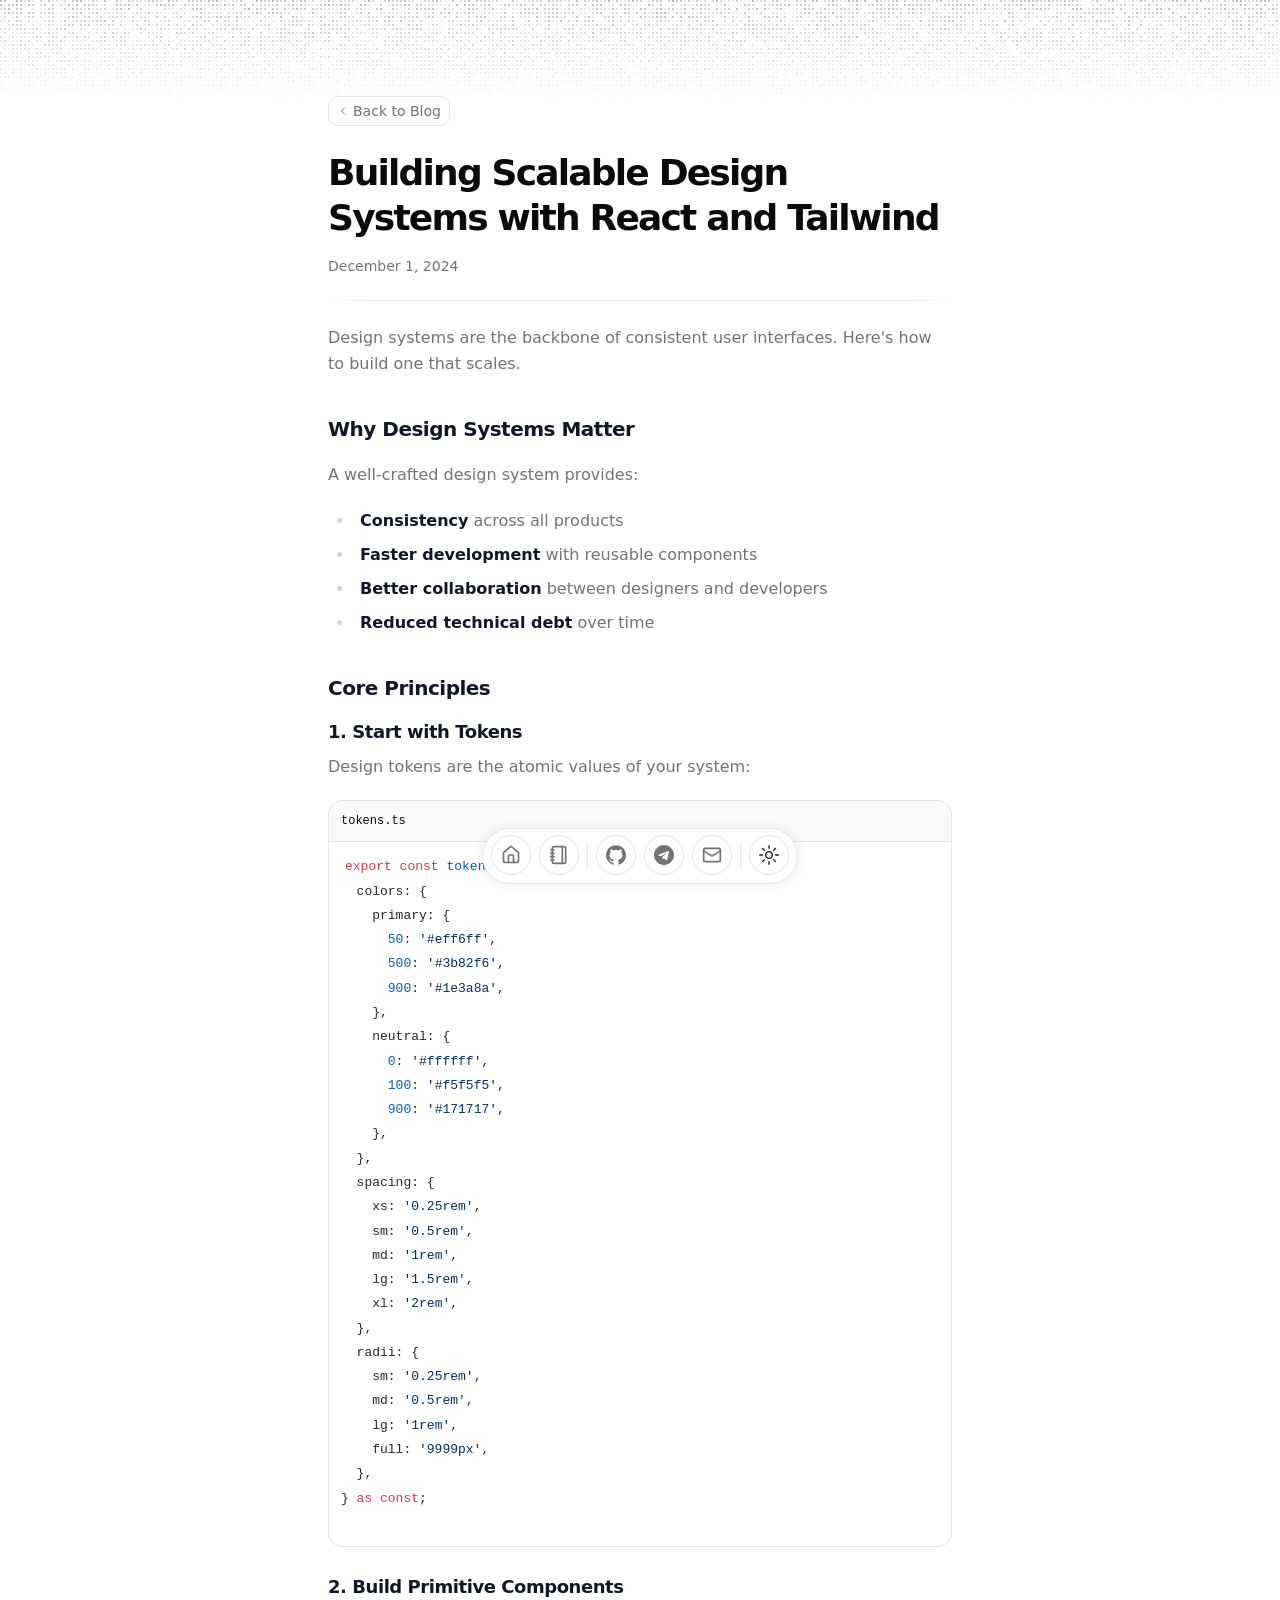
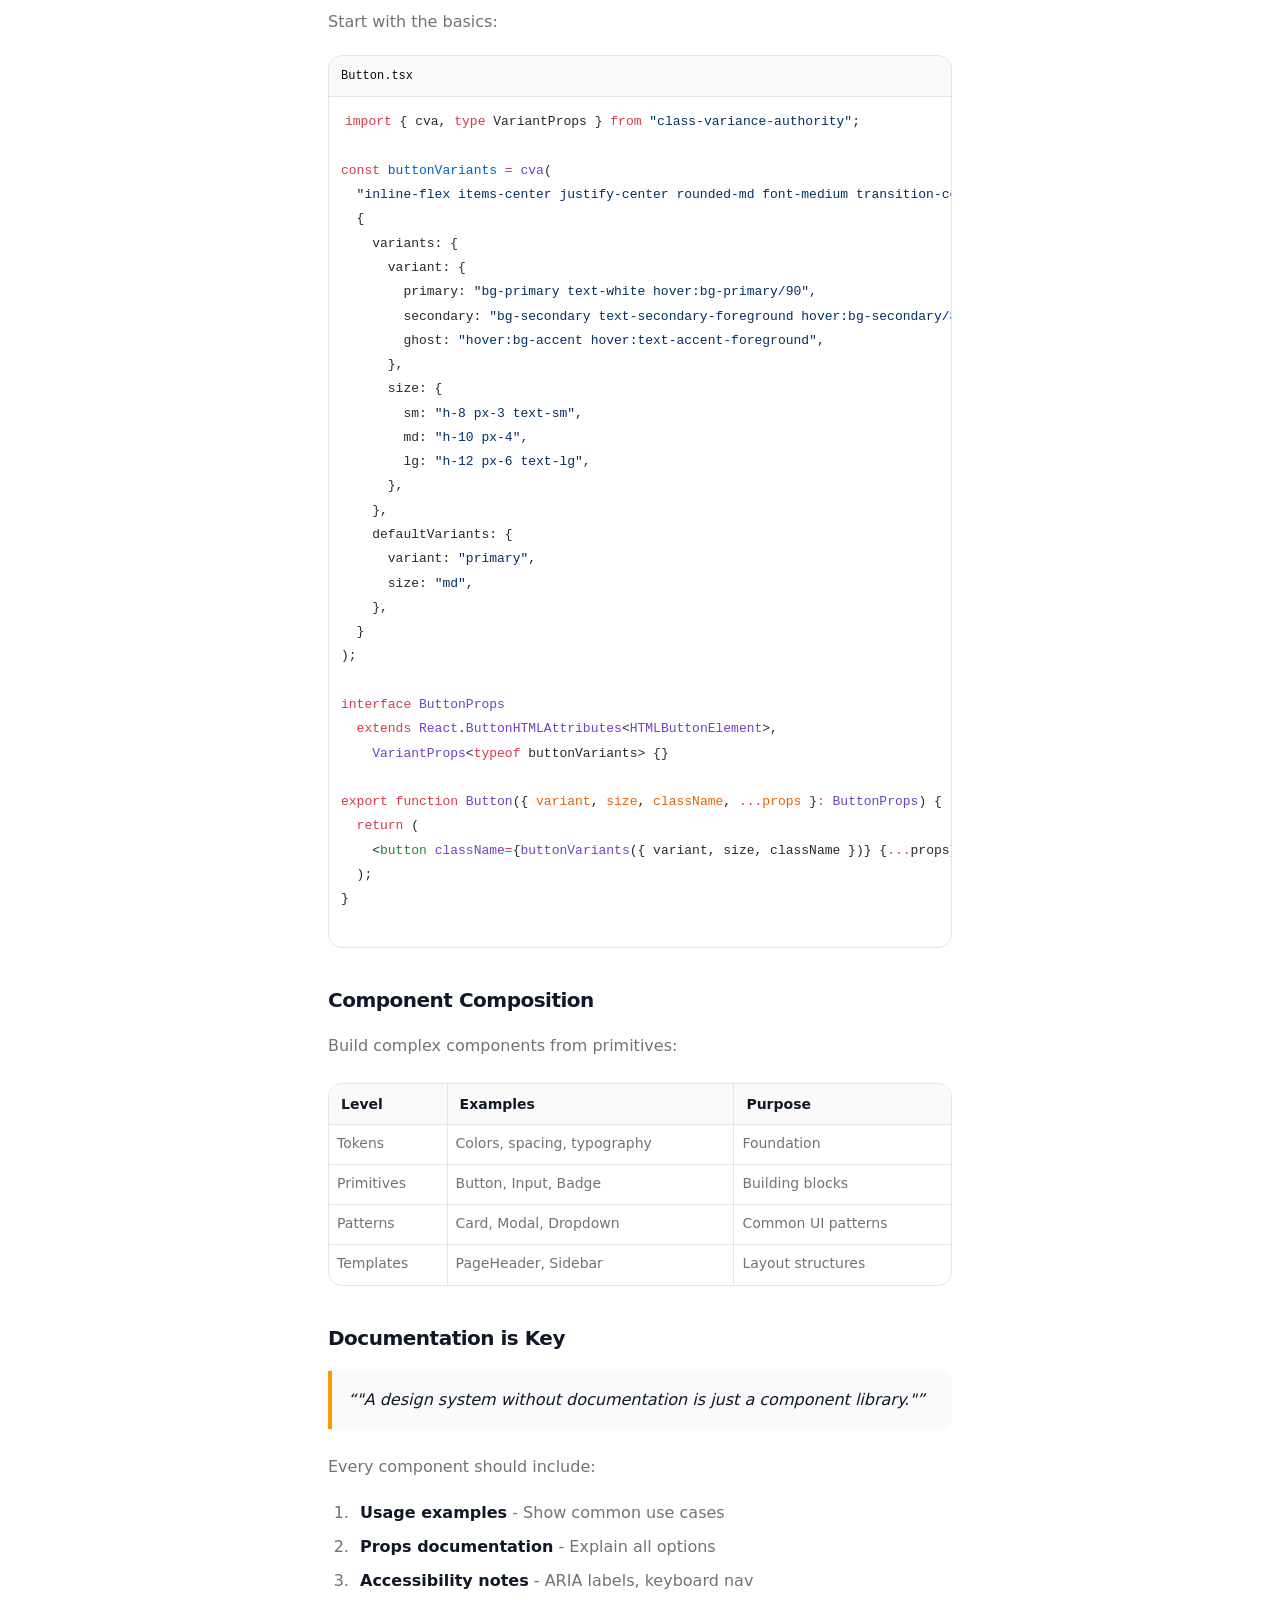
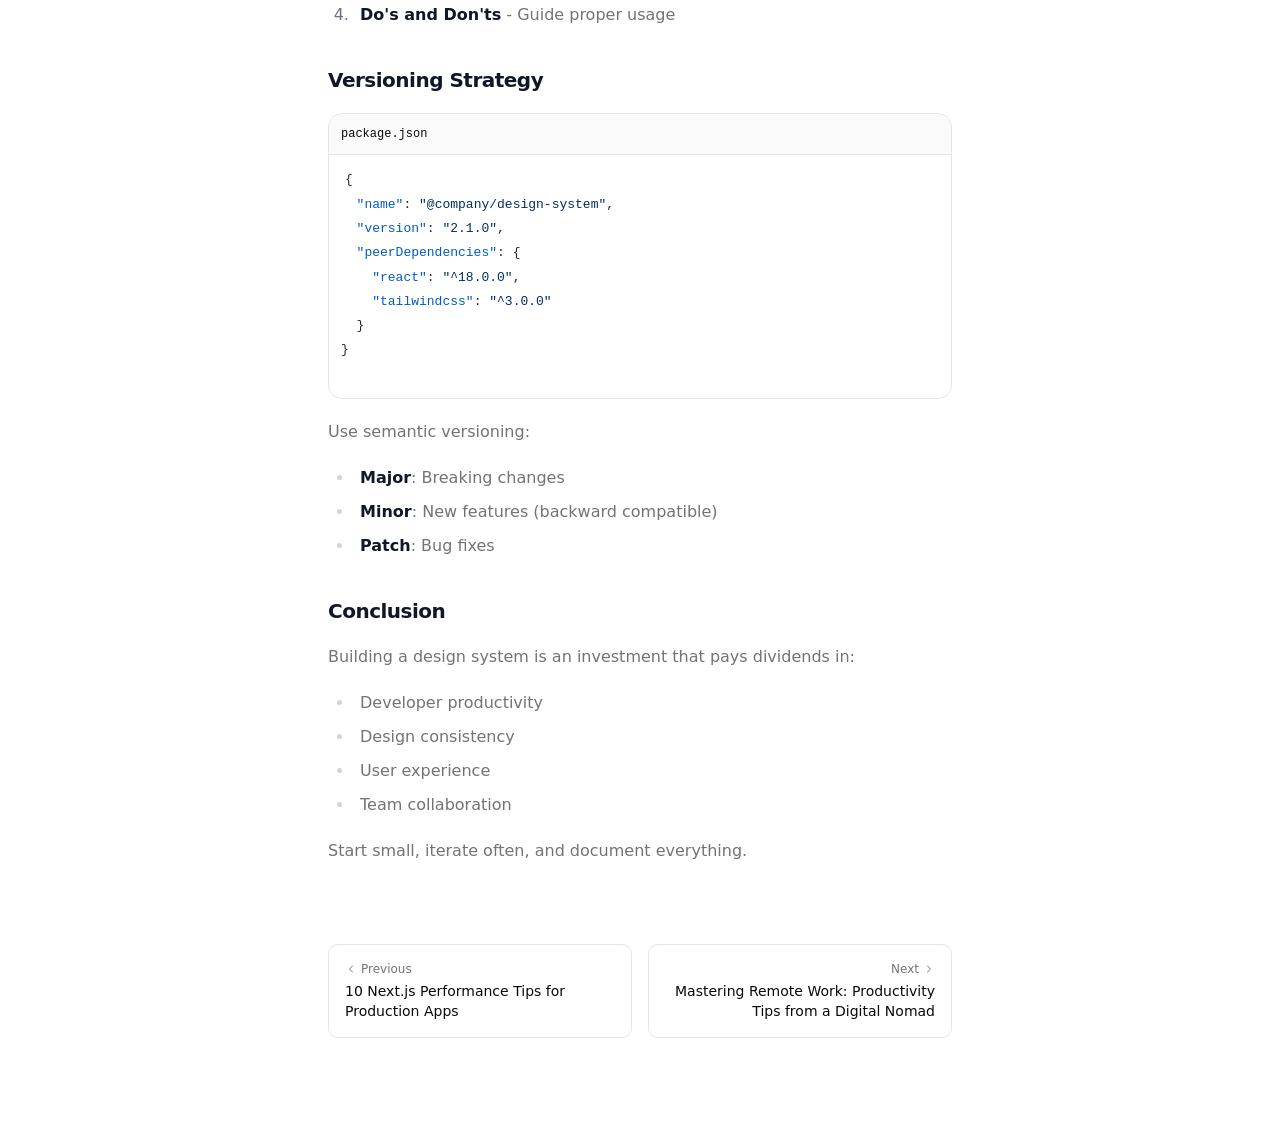
<file: blog/building-design-systems.html>
<!DOCTYPE html><!--akNHM1MeHprOpeVmnRWRX--><html lang="en"><head><meta charSet="utf-8"/><meta name="viewport" content="width=device-width, initial-scale=1"/><link rel="stylesheet" href="/_next/static/chunks/067ecd88c0dc08eb.css" data-precedence="next"/><link rel="preload" as="script" fetchPriority="low" href="/_next/static/chunks/224437fcecdb9dea.js"/><script src="/_next/static/chunks/594565624a70f7ad.js" async=""></script><script src="/_next/static/chunks/3d19402abc3c52f6.js" async=""></script><script src="/_next/static/chunks/daeb0c231b2fce1c.js" async=""></script><script src="/_next/static/chunks/turbopack-52712ed87ae1abf4.js" async=""></script><script src="/_next/static/chunks/6a21297094e6a497.js" async=""></script><script src="/_next/static/chunks/fc717ff24ae232ab.js" async=""></script><script src="/_next/static/chunks/5c0843859f7a8e01.js" async=""></script><script src="/_next/static/chunks/aa8100d928005d19.js" async=""></script><script src="/_next/static/chunks/483a12865e0bba97.js" async=""></script><script src="/_next/static/chunks/1d3be43a6dda29b7.js" async=""></script><script src="/_next/static/chunks/53b86187e45672b3.js" async=""></script><script src="/_next/static/chunks/c3a80b40992f9af9.js" async=""></script><title>Building Scalable Design Systems with React and Tailwind | Tuan Philip</title><meta name="description" content="A comprehensive guide to creating maintainable design systems that scale with your team and product."/><meta name="robots" content="index, follow"/><meta name="googlebot" content="index, follow, max-video-preview:-1, max-image-preview:large, max-snippet:-1"/><meta property="og:title" content="Building Scalable Design Systems with React and Tailwind"/><meta property="og:description" content="A comprehensive guide to creating maintainable design systems that scale with your team and product."/><meta property="og:url" content="https://tuanphilip.github.io/blog/building-design-systems"/><meta property="og:image" content="https://tuanphilip.github.iohttps//images.unsplash.com/photo-1558655146-9f40138edfeb?w=800&amp;h=192&amp;fit=crop"/><meta property="og:type" content="article"/><meta property="article:published_time" content="2024-12-01"/><meta name="twitter:card" content="summary_large_image"/><meta name="twitter:title" content="Building Scalable Design Systems with React and Tailwind"/><meta name="twitter:description" content="A comprehensive guide to creating maintainable design systems that scale with your team and product."/><meta name="twitter:image" content="https://tuanphilip.github.iohttps//images.unsplash.com/photo-1558655146-9f40138edfeb?w=800&amp;h=192&amp;fit=crop"/><link rel="icon" href="/favicon.ico?favicon.0b3bf435.ico" sizes="256x256" type="image/x-icon"/><script src="/_next/static/chunks/a6dad97d9634a72d.js" noModule=""></script></head><body class="min-h-screen bg-background font-sans antialiased relative"><div hidden=""><!--$--><!--/$--></div><script>((a,b,c,d,e,f,g,h)=>{let i=document.documentElement,j=["light","dark"];function k(b){var c;(Array.isArray(a)?a:[a]).forEach(a=>{let c="class"===a,d=c&&f?e.map(a=>f[a]||a):e;c?(i.classList.remove(...d),i.classList.add(f&&f[b]?f[b]:b)):i.setAttribute(a,b)}),c=b,h&&j.includes(c)&&(i.style.colorScheme=c)}if(d)k(d);else try{let a=localStorage.getItem(b)||c,d=g&&"system"===a?window.matchMedia("(prefers-color-scheme: dark)").matches?"dark":"light":a;k(d)}catch(a){}})("class","theme","light",null,["light","dark"],null,true,true)</script><div class="absolute inset-0 top-0 left-0 right-0 h-[100px] overflow-hidden z-0"><div class="h-full w-full" style="mask-image:linear-gradient(to bottom, black, transparent);-webkit-mask-image:linear-gradient(to bottom, black, transparent)"><canvas class="pointer-events-none" style="width:0;height:0"></canvas></div></div><div class="relative z-10 max-w-2xl mx-auto py-12 pb-24 sm:py-24 px-6"><section id="blog"><script type="application/ld+json">{"@context":"https://schema.org","@type":"BlogPosting","headline":"Building Scalable Design Systems with React and Tailwind","datePublished":"2024-12-01","dateModified":"2024-12-01","description":"A comprehensive guide to creating maintainable design systems that scale with your team and product.","image":"https://tuanphilip.github.iohttps://images.unsplash.com/photo-1558655146-9f40138edfeb?w=800&h=192&fit=crop","url":"https://tuanphilip.github.io/blog/building-design-systems","author":{"@type":"Person","name":"Tuan Philip"}}</script><div class="flex justify-start gap-4 items-center"><a class="text-sm text-muted-foreground hover:text-foreground transition-colors border border-border rounded-lg px-2 py-1 inline-flex items-center gap-1 mb-6 group" aria-label="Back to Blog" href="/blog"><svg xmlns="http://www.w3.org/2000/svg" width="24" height="24" viewBox="0 0 24 24" fill="none" stroke="currentColor" stroke-width="2" stroke-linecap="round" stroke-linejoin="round" class="lucide lucide-chevron-left size-3 group-hover:-translate-x-px transition-transform" aria-hidden="true"><path d="m15 18-6-6 6-6"></path></svg>Back to Blog</a></div><div class="flex flex-col gap-4"><h1 class="title font-semibold text-3xl md:text-4xl tracking-tighter leading-tight">Building Scalable Design Systems with React and Tailwind</h1><p class="text-sm text-muted-foreground">December 1, 2024</p></div><div class="my-6 flex w-full items-center"><div class="flex-1 h-px bg-border" style="mask-image:linear-gradient(90deg, transparent, black 8%, black 92%, transparent);-webkit-mask-image:linear-gradient(90deg, transparent, black 8%, black 92%, transparent)"></div></div><article class="prose max-w-full text-pretty font-sans leading-relaxed text-muted-foreground dark:prose-invert"><p>Design systems are the backbone of consistent user interfaces. Here&#x27;s how to build one that scales.</p>
<h2>Why Design Systems Matter</h2>
<p>A well-crafted design system provides:</p>
<ul>
<li><strong>Consistency</strong> across all products</li>
<li><strong>Faster development</strong> with reusable components</li>
<li><strong>Better collaboration</strong> between designers and developers</li>
<li><strong>Reduced technical debt</strong> over time</li>
</ul>
<h2>Core Principles</h2>
<h3>1. Start with Tokens</h3>
<p>Design tokens are the atomic values of your system:</p>
<div class="group relative rounded-xl overflow-hidden border border-border"><pre class="p-0! m-0! overflow-x-auto"><button class="inline-flex items-center justify-center whitespace-nowrap text-sm font-medium focus-visible:outline-none focus-visible:ring-1 focus-visible:ring-ring disabled:pointer-events-none disabled:opacity-50 bg-background hover:bg-accent hover:text-accent-foreground absolute size-8 text-primary cursor-pointer right-3 opacity-100 lg:opacity-0 lg:group-hover:opacity-100 transition-opacity rounded-md border border-border shadow-none top-3" aria-label="Copy code"><svg xmlns="http://www.w3.org/2000/svg" width="24" height="24" viewBox="0 0 24 24" fill="none" stroke="currentColor" stroke-width="2" stroke-linecap="round" stroke-linejoin="round" class="lucide lucide-copy size-4" aria-hidden="true"><rect width="14" height="14" x="8" y="8" rx="2" ry="2"></rect><path d="M4 16c-1.1 0-2-.9-2-2V4c0-1.1.9-2 2-2h10c1.1 0 2 .9 2 2"></path></svg></button><div class="p-4"><code class="language-typescript" data-meta="title=&quot;tokens.ts&quot;" data-title="tokens.ts">export const tokens = {
  colors: {
    primary: {
      50: &#x27;#eff6ff&#x27;,
      500: &#x27;#3b82f6&#x27;,
      900: &#x27;#1e3a8a&#x27;,
    },
    neutral: {
      0: &#x27;#ffffff&#x27;,
      100: &#x27;#f5f5f5&#x27;,
      900: &#x27;#171717&#x27;,
    },
  },
  spacing: {
    xs: &#x27;0.25rem&#x27;,
    sm: &#x27;0.5rem&#x27;,
    md: &#x27;1rem&#x27;,
    lg: &#x27;1.5rem&#x27;,
    xl: &#x27;2rem&#x27;,
  },
  radii: {
    sm: &#x27;0.25rem&#x27;,
    md: &#x27;0.5rem&#x27;,
    lg: &#x27;1rem&#x27;,
    full: &#x27;9999px&#x27;,
  },
} as const;
</code></div></pre></div>
<h3>2. Build Primitive Components</h3>
<p>Start with the basics:</p>
<div class="group relative rounded-xl overflow-hidden border border-border"><pre class="p-0! m-0! overflow-x-auto"><button class="inline-flex items-center justify-center whitespace-nowrap text-sm font-medium focus-visible:outline-none focus-visible:ring-1 focus-visible:ring-ring disabled:pointer-events-none disabled:opacity-50 bg-background hover:bg-accent hover:text-accent-foreground absolute size-8 text-primary cursor-pointer right-3 opacity-100 lg:opacity-0 lg:group-hover:opacity-100 transition-opacity rounded-md border border-border shadow-none top-3" aria-label="Copy code"><svg xmlns="http://www.w3.org/2000/svg" width="24" height="24" viewBox="0 0 24 24" fill="none" stroke="currentColor" stroke-width="2" stroke-linecap="round" stroke-linejoin="round" class="lucide lucide-copy size-4" aria-hidden="true"><rect width="14" height="14" x="8" y="8" rx="2" ry="2"></rect><path d="M4 16c-1.1 0-2-.9-2-2V4c0-1.1.9-2 2-2h10c1.1 0 2 .9 2 2"></path></svg></button><div class="p-4"><code class="language-tsx" data-meta="title=&quot;Button.tsx&quot;" data-title="Button.tsx">import { cva, type VariantProps } from &quot;class-variance-authority&quot;;

const buttonVariants = cva(
  &quot;inline-flex items-center justify-center rounded-md font-medium transition-colors&quot;,
  {
    variants: {
      variant: {
        primary: &quot;bg-primary text-white hover:bg-primary/90&quot;,
        secondary: &quot;bg-secondary text-secondary-foreground hover:bg-secondary/80&quot;,
        ghost: &quot;hover:bg-accent hover:text-accent-foreground&quot;,
      },
      size: {
        sm: &quot;h-8 px-3 text-sm&quot;,
        md: &quot;h-10 px-4&quot;,
        lg: &quot;h-12 px-6 text-lg&quot;,
      },
    },
    defaultVariants: {
      variant: &quot;primary&quot;,
      size: &quot;md&quot;,
    },
  }
);

interface ButtonProps
  extends React.ButtonHTMLAttributes&lt;HTMLButtonElement&gt;,
    VariantProps&lt;typeof buttonVariants&gt; {}

export function Button({ variant, size, className, ...props }: ButtonProps) {
  return (
    &lt;button className={buttonVariants({ variant, size, className })} {...props} /&gt;
  );
}
</code></div></pre></div>
<h2>Component Composition</h2>
<p>Build complex components from primitives:</p>
<div class="my-6 border border-border rounded-xl overflow-hidden"><div class="w-full overflow-x-auto"><table class="m-0! w-full min-w-full border-separate border-spacing-0"><thead><tr><th>Level</th><th>Examples</th><th>Purpose</th></tr></thead><tbody><tr><td>Tokens</td><td>Colors, spacing, typography</td><td>Foundation</td></tr><tr><td>Primitives</td><td>Button, Input, Badge</td><td>Building blocks</td></tr><tr><td>Patterns</td><td>Card, Modal, Dropdown</td><td>Common UI patterns</td></tr><tr><td>Templates</td><td>PageHeader, Sidebar</td><td>Layout structures</td></tr></tbody></table></div></div>
<h2>Documentation is Key</h2>
<blockquote>
<p>&quot;A design system without documentation is just a component library.&quot;</p>
</blockquote>
<p>Every component should include:</p>
<ol>
<li><strong>Usage examples</strong> - Show common use cases</li>
<li><strong>Props documentation</strong> - Explain all options</li>
<li><strong>Accessibility notes</strong> - ARIA labels, keyboard nav</li>
<li><strong>Do&#x27;s and Don&#x27;ts</strong> - Guide proper usage</li>
</ol>
<h2>Versioning Strategy</h2>
<div class="group relative rounded-xl overflow-hidden border border-border"><pre class="p-0! m-0! overflow-x-auto"><button class="inline-flex items-center justify-center whitespace-nowrap text-sm font-medium focus-visible:outline-none focus-visible:ring-1 focus-visible:ring-ring disabled:pointer-events-none disabled:opacity-50 bg-background hover:bg-accent hover:text-accent-foreground absolute size-8 text-primary cursor-pointer right-3 opacity-100 lg:opacity-0 lg:group-hover:opacity-100 transition-opacity rounded-md border border-border shadow-none top-3" aria-label="Copy code"><svg xmlns="http://www.w3.org/2000/svg" width="24" height="24" viewBox="0 0 24 24" fill="none" stroke="currentColor" stroke-width="2" stroke-linecap="round" stroke-linejoin="round" class="lucide lucide-copy size-4" aria-hidden="true"><rect width="14" height="14" x="8" y="8" rx="2" ry="2"></rect><path d="M4 16c-1.1 0-2-.9-2-2V4c0-1.1.9-2 2-2h10c1.1 0 2 .9 2 2"></path></svg></button><div class="p-4"><code class="language-json" data-meta="title=&quot;package.json&quot;" data-title="package.json">{
  &quot;name&quot;: &quot;@company/design-system&quot;,
  &quot;version&quot;: &quot;2.1.0&quot;,
  &quot;peerDependencies&quot;: {
    &quot;react&quot;: &quot;^18.0.0&quot;,
    &quot;tailwindcss&quot;: &quot;^3.0.0&quot;
  }
}
</code></div></pre></div>
<p>Use semantic versioning:</p>
<ul>
<li><strong>Major</strong>: Breaking changes</li>
<li><strong>Minor</strong>: New features (backward compatible)</li>
<li><strong>Patch</strong>: Bug fixes</li>
</ul>
<h2>Conclusion</h2>
<p>Building a design system is an investment that pays dividends in:</p>
<ul>
<li>Developer productivity</li>
<li>Design consistency</li>
<li>User experience</li>
<li>Team collaboration</li>
</ul>
<p>Start small, iterate often, and document everything.</p></article><nav class="mt-12 pt-8 max-w-2xl"><div class="flex flex-col sm:flex-row justify-between gap-4"><a class="group flex-1 flex flex-col gap-1 p-4 rounded-lg border border-border hover:bg-accent/50 transition-colors" href="/blog/nextjs-performance-tips"><span class="flex items-center gap-1 text-xs text-muted-foreground"><svg xmlns="http://www.w3.org/2000/svg" width="24" height="24" viewBox="0 0 24 24" fill="none" stroke="currentColor" stroke-width="2" stroke-linecap="round" stroke-linejoin="round" class="lucide lucide-chevron-left size-3" aria-hidden="true"><path d="m15 18-6-6 6-6"></path></svg>Previous</span><span class="text-sm font-medium group-hover:text-foreground transition-colors whitespace-normal wrap-break-word">10 Next.js Performance Tips for Production Apps</span></a><a class="group flex-1 flex flex-col gap-1 p-4 rounded-lg border border-border hover:bg-accent/50 transition-colors text-right" href="/blog/remote-work-productivity"><span class="flex items-center justify-end gap-1 text-xs text-muted-foreground">Next<svg xmlns="http://www.w3.org/2000/svg" width="24" height="24" viewBox="0 0 24 24" fill="none" stroke="currentColor" stroke-width="2" stroke-linecap="round" stroke-linejoin="round" class="lucide lucide-chevron-right size-3" aria-hidden="true"><path d="m9 18 6-6-6-6"></path></svg></span><span class="text-sm font-medium group-hover:text-foreground transition-colors whitespace-normal wrap-break-word">Mastering Remote Work: Productivity Tips from a Digital Nomad</span></a></div></nav></section><!--$--><!--/$--></div><div class="pointer-events-none fixed inset-x-0 bottom-4 z-30"><div class="items-end justify-center overflow-visible rounded-full z-50 pointer-events-auto relative h-14 p-2 w-fit mx-auto flex gap-2 border bg-card/90 backdrop-blur-3xl shadow-[0_0_10px_3px] shadow-primary/5"><a href="/" data-state="closed"><div class="relative flex aspect-square items-center justify-center shrink-0 rounded-3xl cursor-pointer size-full bg-background p-0 text-muted-foreground hover:text-foreground hover:bg-muted backdrop-blur-3xl border border-border transition-colors" style="width:40px;height:40px"><div class="flex items-center justify-center" style="width:20px;height:20px"><svg xmlns="http://www.w3.org/2000/svg" width="24" height="24" viewBox="0 0 24 24" fill="none" stroke="currentColor" stroke-width="2" stroke-linecap="round" stroke-linejoin="round" class="lucide lucide-house size-full rounded-sm overflow-hidden object-contain" aria-hidden="true"><path d="M15 21v-8a1 1 0 0 0-1-1h-4a1 1 0 0 0-1 1v8"></path><path d="M3 10a2 2 0 0 1 .709-1.528l7-6a2 2 0 0 1 2.582 0l7 6A2 2 0 0 1 21 10v9a2 2 0 0 1-2 2H5a2 2 0 0 1-2-2z"></path></svg></div></div></a><a href="/blog" data-state="closed"><div class="relative flex aspect-square items-center justify-center shrink-0 rounded-3xl cursor-pointer size-full bg-background p-0 text-muted-foreground hover:text-foreground hover:bg-muted backdrop-blur-3xl border border-border transition-colors" style="width:40px;height:40px"><div class="flex items-center justify-center" style="width:20px;height:20px"><svg xmlns="http://www.w3.org/2000/svg" width="24" height="24" viewBox="0 0 24 24" fill="none" stroke="currentColor" stroke-width="2" stroke-linecap="round" stroke-linejoin="round" class="lucide lucide-notebook size-full rounded-sm overflow-hidden object-contain" aria-hidden="true"><path d="M2 6h4"></path><path d="M2 10h4"></path><path d="M2 14h4"></path><path d="M2 18h4"></path><rect width="16" height="20" x="4" y="2" rx="2"></rect><path d="M16 2v20"></path></svg></div></div></a><div data-orientation="vertical" role="none" class="shrink-0 h-2/3 m-auto w-px bg-border"></div><a href="https://github.com/tuanphilip" target="_blank" rel="noopener noreferrer" data-state="closed"><div class="relative flex aspect-square items-center justify-center shrink-0 rounded-3xl cursor-pointer size-full bg-background p-0 text-muted-foreground hover:text-foreground hover:bg-muted backdrop-blur-3xl border border-border transition-colors" style="width:40px;height:40px"><div class="flex items-center justify-center" style="width:20px;height:20px"><svg viewBox="0 0 438.549 438.549" xmlns="http://www.w3.org/2000/svg" role="img" class="size-full rounded-sm overflow-hidden object-contain"><title>GitHub</title><path fill="currentColor" d="M409.132 114.573c-19.608-33.596-46.205-60.194-79.798-79.8-33.598-19.607-70.277-29.408-110.063-29.408-39.781 0-76.472 9.804-110.063 29.408-33.596 19.605-60.192 46.204-79.8 79.8C9.803 148.168 0 184.854 0 224.63c0 47.78 13.94 90.745 41.827 128.906 27.884 38.164 63.906 64.572 108.063 79.227 5.14.954 8.945.283 11.419-1.996 2.475-2.282 3.711-5.14 3.711-8.562 0-.571-.049-5.708-.144-15.417a2549.81 2549.81 0 01-.144-25.406l-6.567 1.136c-4.187.767-9.469 1.092-15.846 1-6.374-.089-12.991-.757-19.842-1.999-6.854-1.231-13.229-4.086-19.13-8.559-5.898-4.473-10.085-10.328-12.56-17.556l-2.855-6.57c-1.903-4.374-4.899-9.233-8.992-14.559-4.093-5.331-8.232-8.945-12.419-10.848l-1.999-1.431c-1.332-.951-2.568-2.098-3.711-3.429-1.142-1.331-1.997-2.663-2.568-3.997-.572-1.335-.098-2.43 1.427-3.289 1.525-.859 4.281-1.276 8.28-1.276l5.708.853c3.807.763 8.516 3.042 14.133 6.851 5.614 3.806 10.229 8.754 13.846 14.842 4.38 7.806 9.657 13.754 15.846 17.847 6.184 4.093 12.419 6.136 18.699 6.136 6.28 0 11.704-.476 16.274-1.423 4.565-.952 8.848-2.383 12.847-4.285 1.713-12.758 6.377-22.559 13.988-29.41-10.848-1.14-20.601-2.857-29.264-5.14-8.658-2.286-17.605-5.996-26.835-11.14-9.235-5.137-16.896-11.516-22.985-19.126-6.09-7.614-11.088-17.61-14.987-29.979-3.901-12.374-5.852-26.648-5.852-42.826 0-23.035 7.52-42.637 22.557-58.817-7.044-17.318-6.379-36.732 1.997-58.24 5.52-1.715 13.706-.428 24.554 3.853 10.85 4.283 18.794 7.952 23.84 10.994 5.046 3.041 9.089 5.618 12.135 7.708 17.705-4.947 35.976-7.421 54.818-7.421s37.117 2.474 54.823 7.421l10.849-6.849c7.419-4.57 16.18-8.758 26.262-12.565 10.088-3.805 17.802-4.853 23.134-3.138 8.562 21.509 9.325 40.922 2.279 58.24 15.036 16.18 22.559 35.787 22.559 58.817 0 16.178-1.958 30.497-5.853 42.966-3.9 12.471-8.941 22.457-15.125 29.979-6.191 7.521-13.901 13.85-23.131 18.986-9.232 5.14-18.182 8.85-26.84 11.136-8.662 2.286-18.415 4.004-29.263 5.146 9.894 8.562 14.842 22.077 14.842 40.539v60.237c0 3.422 1.19 6.279 3.572 8.562 2.379 2.279 6.136 2.95 11.276 1.995 44.163-14.653 80.185-41.062 108.068-79.226 27.88-38.161 41.825-81.126 41.825-128.906-.01-39.771-9.818-76.454-29.414-110.049z"></path></svg></div></div></a><a href="https://t.me/tuanphilip" target="_blank" rel="noopener noreferrer" data-state="closed"><div class="relative flex aspect-square items-center justify-center shrink-0 rounded-3xl cursor-pointer size-full bg-background p-0 text-muted-foreground hover:text-foreground hover:bg-muted backdrop-blur-3xl border border-border transition-colors" style="width:40px;height:40px"><div class="flex items-center justify-center" style="width:20px;height:20px"><svg role="img" viewBox="0 0 24 24" fill="currentColor" xmlns="http://www.w3.org/2000/svg" class="size-full rounded-sm overflow-hidden object-contain"><title>Telegram</title><path d="M12 0C5.373 0 0 5.373 0 12s5.373 12 12 12 12-5.373 12-12S18.627 0 12 0zm5.894 8.221l-1.97 9.28c-.145.658-.537.818-1.084.508l-3-2.21-1.446 1.394c-.16.16-.295.295-.605.295l.213-3.053 5.56-5.023c.242-.213-.054-.333-.373-.121l-6.871 4.326-2.962-.924c-.643-.204-.657-.643.136-.953l11.57-4.461c.537-.196 1.006.128.832.922z"></path></svg></div></div></a><a href="mailto:tuanphuong.vu.hut@gmail.com" data-state="closed"><div class="relative flex aspect-square items-center justify-center shrink-0 rounded-3xl cursor-pointer size-full bg-background p-0 text-muted-foreground hover:text-foreground hover:bg-muted backdrop-blur-3xl border border-border transition-colors" style="width:40px;height:40px"><div class="flex items-center justify-center" style="width:20px;height:20px"><svg xmlns="http://www.w3.org/2000/svg" width="24" height="24" viewBox="0 0 24 24" fill="none" stroke="currentColor" stroke-width="2" stroke-linecap="round" stroke-linejoin="round" class="lucide lucide-mail size-full rounded-sm overflow-hidden object-contain" aria-hidden="true"><path d="m22 7-8.991 5.727a2 2 0 0 1-2.009 0L2 7"></path><rect x="2" y="4" width="20" height="16" rx="2"></rect></svg></div></div></a><div data-orientation="vertical" role="none" class="shrink-0 h-2/3 m-auto w-px bg-border"></div><div class="relative flex aspect-square items-center justify-center shrink-0 rounded-3xl cursor-pointer size-full bg-background p-0 text-muted-foreground hover:text-foreground hover:bg-muted backdrop-blur-3xl border border-border transition-colors" style="width:40px;height:40px"><div class="flex items-center justify-center" style="width:20px;height:20px"><button class="inline-flex items-center justify-center whitespace-nowrap text-sm font-medium transition-colors focus-visible:outline-none focus-visible:ring-1 focus-visible:ring-ring disabled:pointer-events-none disabled:opacity-50 text-primary underline-offset-4 hover:underline rounded-full size-full cursor-pointer" type="button"><svg width="15" height="15" viewBox="0 0 15 15" fill="none" xmlns="http://www.w3.org/2000/svg" class="h-full w-full"><path d="M7.5 0C7.77614 0 8 0.223858 8 0.5V2.5C8 2.77614 7.77614 3 7.5 3C7.22386 3 7 2.77614 7 2.5V0.5C7 0.223858 7.22386 0 7.5 0ZM2.1967 2.1967C2.39196 2.00144 2.70854 2.00144 2.90381 2.1967L4.31802 3.61091C4.51328 3.80617 4.51328 4.12276 4.31802 4.31802C4.12276 4.51328 3.80617 4.51328 3.61091 4.31802L2.1967 2.90381C2.00144 2.70854 2.00144 2.39196 2.1967 2.1967ZM0.5 7C0.223858 7 0 7.22386 0 7.5C0 7.77614 0.223858 8 0.5 8H2.5C2.77614 8 3 7.77614 3 7.5C3 7.22386 2.77614 7 2.5 7H0.5ZM2.1967 12.8033C2.00144 12.608 2.00144 12.2915 2.1967 12.0962L3.61091 10.682C3.80617 10.4867 4.12276 10.4867 4.31802 10.682C4.51328 10.8772 4.51328 11.1938 4.31802 11.3891L2.90381 12.8033C2.70854 12.9986 2.39196 12.9986 2.1967 12.8033ZM12.5 7C12.2239 7 12 7.22386 12 7.5C12 7.77614 12.2239 8 12.5 8H14.5C14.7761 8 15 7.77614 15 7.5C15 7.22386 14.7761 7 14.5 7H12.5ZM10.682 4.31802C10.4867 4.12276 10.4867 3.80617 10.682 3.61091L12.0962 2.1967C12.2915 2.00144 12.608 2.00144 12.8033 2.1967C12.9986 2.39196 12.9986 2.70854 12.8033 2.90381L11.3891 4.31802C11.1938 4.51328 10.8772 4.51328 10.682 4.31802ZM8 12.5C8 12.2239 7.77614 12 7.5 12C7.22386 12 7 12.2239 7 12.5V14.5C7 14.7761 7.22386 15 7.5 15C7.77614 15 8 14.7761 8 14.5V12.5ZM10.682 10.682C10.8772 10.4867 11.1938 10.4867 11.3891 10.682L12.8033 12.0962C12.9986 12.2915 12.9986 12.608 12.8033 12.8033C12.608 12.9986 12.2915 12.9986 12.0962 12.8033L10.682 11.3891C10.4867 11.1938 10.4867 10.8772 10.682 10.682ZM5.5 7.5C5.5 6.39543 6.39543 5.5 7.5 5.5C8.60457 5.5 9.5 6.39543 9.5 7.5C9.5 8.60457 8.60457 9.5 7.5 9.5C6.39543 9.5 5.5 8.60457 5.5 7.5ZM7.5 4.5C5.84315 4.5 4.5 5.84315 4.5 7.5C4.5 9.15685 5.84315 10.5 7.5 10.5C9.15685 10.5 10.5 9.15685 10.5 7.5C10.5 5.84315 9.15685 4.5 7.5 4.5Z" fill="currentColor" fill-rule="evenodd" clip-rule="evenodd"></path></svg><svg width="15" height="15" viewBox="0 0 15 15" fill="none" xmlns="http://www.w3.org/2000/svg" class="hidden h-full w-full"><path d="M2.89998 0.499976C2.89998 0.279062 2.72089 0.0999756 2.49998 0.0999756C2.27906 0.0999756 2.09998 0.279062 2.09998 0.499976V1.09998H1.49998C1.27906 1.09998 1.09998 1.27906 1.09998 1.49998C1.09998 1.72089 1.27906 1.89998 1.49998 1.89998H2.09998V2.49998C2.09998 2.72089 2.27906 2.89998 2.49998 2.89998C2.72089 2.89998 2.89998 2.72089 2.89998 2.49998V1.89998H3.49998C3.72089 1.89998 3.89998 1.72089 3.89998 1.49998C3.89998 1.27906 3.72089 1.09998 3.49998 1.09998H2.89998V0.499976ZM5.89998 3.49998C5.89998 3.27906 5.72089 3.09998 5.49998 3.09998C5.27906 3.09998 5.09998 3.27906 5.09998 3.49998V4.09998H4.49998C4.27906 4.09998 4.09998 4.27906 4.09998 4.49998C4.09998 4.72089 4.27906 4.89998 4.49998 4.89998H5.09998V5.49998C5.09998 5.72089 5.27906 5.89998 5.49998 5.89998C5.72089 5.89998 5.89998 5.72089 5.89998 5.49998V4.89998H6.49998C6.72089 4.89998 6.89998 4.72089 6.89998 4.49998C6.89998 4.27906 6.72089 4.09998 6.49998 4.09998H5.89998V3.49998ZM1.89998 6.49998C1.89998 6.27906 1.72089 6.09998 1.49998 6.09998C1.27906 6.09998 1.09998 6.27906 1.09998 6.49998V7.09998H0.499976C0.279062 7.09998 0.0999756 7.27906 0.0999756 7.49998C0.0999756 7.72089 0.279062 7.89998 0.499976 7.89998H1.09998V8.49998C1.09998 8.72089 1.27906 8.89997 1.49998 8.89997C1.72089 8.89997 1.89998 8.72089 1.89998 8.49998V7.89998H2.49998C2.72089 7.89998 2.89998 7.72089 2.89998 7.49998C2.89998 7.27906 2.72089 7.09998 2.49998 7.09998H1.89998V6.49998ZM8.54406 0.98184L8.24618 0.941586C8.03275 0.917676 7.90692 1.1655 8.02936 1.34194C8.17013 1.54479 8.29981 1.75592 8.41754 1.97445C8.91878 2.90485 9.20322 3.96932 9.20322 5.10022C9.20322 8.37201 6.82247 11.0878 3.69887 11.6097C3.45736 11.65 3.20988 11.6772 2.96008 11.6906C2.74563 11.702 2.62729 11.9535 2.77721 12.1072C2.84551 12.1773 2.91535 12.2458 2.98667 12.3128L3.05883 12.3795L3.31883 12.6045L3.50684 12.7532L3.62796 12.8433L3.81491 12.9742L3.99079 13.089C4.11175 13.1651 4.23536 13.2375 4.36157 13.3059L4.62496 13.4412L4.88553 13.5607L5.18837 13.6828L5.43169 13.7686C5.56564 13.8128 5.70149 13.8529 5.83857 13.8885C5.94262 13.9155 6.04767 13.9401 6.15405 13.9622C6.27993 13.9883 6.40713 14.0109 6.53544 14.0298L6.85241 14.0685L7.11934 14.0892C7.24637 14.0965 7.37436 14.1002 7.50322 14.1002C11.1483 14.1002 14.1032 11.1453 14.1032 7.50023C14.1032 7.25044 14.0893 7.00389 14.0623 6.76131L14.0255 6.48407C13.991 6.26083 13.9453 6.04129 13.8891 5.82642C13.8213 5.56709 13.7382 5.31398 13.6409 5.06881L13.5279 4.80132L13.4507 4.63542L13.3766 4.48666C13.2178 4.17773 13.0353 3.88295 12.8312 3.60423L12.6782 3.40352L12.4793 3.16432L12.3157 2.98361L12.1961 2.85951L12.0355 2.70246L11.8134 2.50184L11.4925 2.24191L11.2483 2.06498L10.9562 1.87446L10.6346 1.68894L10.3073 1.52378L10.1938 1.47176L9.95488 1.3706L9.67791 1.2669L9.42566 1.1846L9.10075 1.09489L8.83599 1.03486L8.54406 0.98184ZM10.4032 5.30023C10.4032 4.27588 10.2002 3.29829 9.83244 2.40604C11.7623 3.28995 13.1032 5.23862 13.1032 7.50023C13.1032 10.593 10.596 13.1002 7.50322 13.1002C6.63646 13.1002 5.81597 12.9036 5.08355 12.5522C6.5419 12.0941 7.81081 11.2082 8.74322 10.0416C8.87963 10.2284 9.10028 10.3497 9.34928 10.3497C9.76349 10.3497 10.0993 10.0139 10.0993 9.59971C10.0993 9.24256 9.84965 8.94373 9.51535 8.86816C9.57741 8.75165 9.63653 8.63334 9.6926 8.51332C9.88358 8.63163 10.1088 8.69993 10.35 8.69993C11.0403 8.69993 11.6 8.14028 11.6 7.44993C11.6 6.75976 11.0406 6.20024 10.3505 6.19993C10.3853 5.90487 10.4032 5.60464 10.4032 5.30023Z" fill="currentColor" fill-rule="evenodd" clip-rule="evenodd"></path></svg></button></div></div></div></div><script src="/_next/static/chunks/224437fcecdb9dea.js" id="_R_" async=""></script><script>(self.__next_f=self.__next_f||[]).push([0])</script><script>self.__next_f.push([1,"1:\"$Sreact.fragment\"\n2:I[27423,[\"/_next/static/chunks/6a21297094e6a497.js\",\"/_next/static/chunks/fc717ff24ae232ab.js\",\"/_next/static/chunks/5c0843859f7a8e01.js\",\"/_next/static/chunks/aa8100d928005d19.js\"],\"ThemeProvider\"]\n3:I[46798,[\"/_next/static/chunks/6a21297094e6a497.js\",\"/_next/static/chunks/fc717ff24ae232ab.js\",\"/_next/static/chunks/5c0843859f7a8e01.js\",\"/_next/static/chunks/aa8100d928005d19.js\"],\"TooltipProvider\"]\n4:I[66171,[\"/_next/static/chunks/6a21297094e6a497.js\",\"/_next/static/chunks/fc717ff24ae232ab.js\",\"/_next/static/chunks/5c0843859f7a8e01.js\",\"/_next/static/chunks/aa8100d928005d19.js\"],\"FlickeringGrid\"]\n5:I[92337,[\"/_next/static/chunks/483a12865e0bba97.js\",\"/_next/static/chunks/1d3be43a6dda29b7.js\"],\"default\"]\n6:I[64226,[\"/_next/static/chunks/483a12865e0bba97.js\",\"/_next/static/chunks/1d3be43a6dda29b7.js\"],\"default\"]\n7:I[8331,[\"/_next/static/chunks/6a21297094e6a497.js\",\"/_next/static/chunks/fc717ff24ae232ab.js\",\"/_next/static/chunks/5c0843859f7a8e01.js\",\"/_next/static/chunks/aa8100d928005d19.js\",\"/_next/static/chunks/53b86187e45672b3.js\",\"/_next/static/chunks/c3a80b40992f9af9.js\"],\"\"]\n8:I[72504,[\"/_next/static/chunks/6a21297094e6a497.js\",\"/_next/static/chunks/fc717ff24ae232ab.js\",\"/_next/static/chunks/5c0843859f7a8e01.js\",\"/_next/static/chunks/aa8100d928005d19.js\"],\"Dock\"]\n9:I[46798,[\"/_next/static/chunks/6a21297094e6a497.js\",\"/_next/static/chunks/fc717ff24ae232ab.js\",\"/_next/static/chunks/5c0843859f7a8e01.js\",\"/_next/static/chunks/aa8100d928005d19.js\"],\"Tooltip\"]\na:I[46798,[\"/_next/static/chunks/6a21297094e6a497.js\",\"/_next/static/chunks/fc717ff24ae232ab.js\",\"/_next/static/chunks/5c0843859f7a8e01.js\",\"/_next/static/chunks/aa8100d928005d19.js\"],\"TooltipTrigger\"]\nb:I[72504,[\"/_next/static/chunks/6a21297094e6a497.js\",\"/_next/static/chunks/fc717ff24ae232ab.js\",\"/_next/static/chunks/5c0843859f7a8e01.js\",\"/_next/static/chunks/aa8100d928005d19.js\"],\"DockIcon\"]\n19:I[54354,[],\"default\"]\n:HL[\"/_next/static/chunks/067ecd88c0dc08eb.css\",\"style\"]\n"])</script><script>self.__next_f.push([1,"0:{\"P\":null,\"b\":\"akNHM1MeHprOpeVmnRWRX\",\"c\":[\"\",\"blog\",\"building-design-systems\"],\"q\":\"\",\"i\":false,\"f\":[[[\"\",{\"children\":[\"blog\",{\"children\":[[\"slug\",\"building-design-systems\",\"d\"],{\"children\":[\"__PAGE__\",{}]}]}]},\"$undefined\",\"$undefined\",true],[[\"$\",\"$1\",\"c\",{\"children\":[[[\"$\",\"link\",\"0\",{\"rel\":\"stylesheet\",\"href\":\"/_next/static/chunks/067ecd88c0dc08eb.css\",\"precedence\":\"next\",\"crossOrigin\":\"$undefined\",\"nonce\":\"$undefined\"}],[\"$\",\"script\",\"script-0\",{\"src\":\"/_next/static/chunks/6a21297094e6a497.js\",\"async\":true,\"nonce\":\"$undefined\"}],[\"$\",\"script\",\"script-1\",{\"src\":\"/_next/static/chunks/fc717ff24ae232ab.js\",\"async\":true,\"nonce\":\"$undefined\"}],[\"$\",\"script\",\"script-2\",{\"src\":\"/_next/static/chunks/5c0843859f7a8e01.js\",\"async\":true,\"nonce\":\"$undefined\"}],[\"$\",\"script\",\"script-3\",{\"src\":\"/_next/static/chunks/aa8100d928005d19.js\",\"async\":true,\"nonce\":\"$undefined\"}]],[\"$\",\"html\",null,{\"lang\":\"en\",\"suppressHydrationWarning\":true,\"children\":[\"$\",\"body\",null,{\"className\":\"min-h-screen bg-background font-sans antialiased relative\",\"children\":[\"$\",\"$L2\",null,{\"attribute\":\"class\",\"defaultTheme\":\"light\",\"children\":[\"$\",\"$L3\",null,{\"delayDuration\":0,\"children\":[[\"$\",\"div\",null,{\"className\":\"absolute inset-0 top-0 left-0 right-0 h-[100px] overflow-hidden z-0\",\"children\":[\"$\",\"$L4\",null,{\"className\":\"h-full w-full\",\"squareSize\":2,\"gridGap\":2,\"style\":{\"maskImage\":\"linear-gradient(to bottom, black, transparent)\",\"WebkitMaskImage\":\"linear-gradient(to bottom, black, transparent)\"}}]}],[\"$\",\"div\",null,{\"className\":\"relative z-10 max-w-2xl mx-auto py-12 pb-24 sm:py-24 px-6\",\"children\":[\"$\",\"$L5\",null,{\"parallelRouterKey\":\"children\",\"error\":\"$undefined\",\"errorStyles\":\"$undefined\",\"errorScripts\":\"$undefined\",\"template\":[\"$\",\"$L6\",null,{}],\"templateStyles\":\"$undefined\",\"templateScripts\":\"$undefined\",\"notFound\":[[\"$\",\"div\",null,{\"className\":\"min-h-[calc(100vh-12rem)] flex flex-col\",\"children\":[\"$\",\"div\",null,{\"className\":\"flex-1 flex items-center justify-center p-8\",\"children\":[\"$\",\"div\",null,{\"className\":\"flex flex-col items-center text-center max-w-md relative\",\"children\":[[\"$\",\"h1\",null,{\"className\":\"text-[200px] font-semibold font-mono bg-linear-to-b from-primary/30 to-secondary/10 text-transparent bg-clip-text absolute -top-40 left-1/2 -translate-x-1/2 mask-[linear-gradient(to_bottom,black,black_20%,transparent_80%)] tracking-tighter uppercase [-webkit-text-stroke:3px_hsl(var(--primary)/0.6)]\",\"children\":\"404\"}],[\"$\",\"h2\",null,{\"className\":\"text-4xl tracking-tight font-semibold text-foreground mb-2\",\"children\":\"Page Not Found\"}],[\"$\",\"p\",null,{\"className\":\"text-muted-foreground mb-8 text-balance tracking-tight font-medium\",\"children\":\"The page you're looking for doesn't exist or may have been moved.\"}],[\"$\",\"div\",null,{\"className\":\"flex flex-col sm:flex-row gap-3\",\"children\":[\"$\",\"$L7\",null,{\"href\":\"/\",\"children\":[\"$\",\"button\",null,{\"className\":\"inline-flex items-center justify-center whitespace-nowrap rounded-md text-sm font-medium transition-colors focus-visible:outline-none focus-visible:ring-1 focus-visible:ring-ring disabled:pointer-events-none disabled:opacity-50 border border-input bg-background shadow-sm hover:bg-accent hover:text-accent-foreground h-9 px-4 py-2 gap-2 cursor-pointer\",\"ref\":\"$undefined\",\"children\":[[\"$\",\"svg\",null,{\"ref\":\"$undefined\",\"xmlns\":\"http://www.w3.org/2000/svg\",\"width\":24,\"height\":24,\"viewBox\":\"0 0 24 24\",\"fill\":\"none\",\"stroke\":\"currentColor\",\"strokeWidth\":2,\"strokeLinecap\":\"round\",\"strokeLinejoin\":\"round\",\"className\":\"lucide lucide-house h-4 w-4\",\"aria-hidden\":\"true\",\"children\":[[\"$\",\"path\",\"5wwlr5\",{\"d\":\"M15 21v-8a1 1 0 0 0-1-1h-4a1 1 0 0 0-1 1v8\"}],[\"$\",\"path\",\"r6nss1\",{\"d\":\"M3 10a2 2 0 0 1 .709-1.528l7-6a2 2 0 0 1 2.582 0l7 6A2 2 0 0 1 21 10v9a2 2 0 0 1-2 2H5a2 2 0 0 1-2-2z\"}],\"$undefined\"]}],\"Go to Home\"]}]}]}]]}]}]}],[]],\"forbidden\":\"$undefined\",\"unauthorized\":\"$undefined\"}]}],[\"$\",\"div\",null,{\"className\":\"pointer-events-none fixed inset-x-0 bottom-4 z-30\",\"children\":[\"$\",\"$L8\",null,{\"className\":\"z-50 pointer-events-auto relative h-14 p-2 w-fit mx-auto flex gap-2 border bg-card/90 backdrop-blur-3xl shadow-[0_0_10px_3px] shadow-primary/5\",\"children\":[[[\"$\",\"$L9\",\"/\",{\"children\":[[\"$\",\"$La\",null,{\"asChild\":true,\"children\":[\"$\",\"a\",null,{\"href\":\"/\",\"target\":\"$undefined\",\"rel\":\"$undefined\",\"children\":[\"$\",\"$Lb\",null,{\"className\":\"rounded-3xl cursor-pointer size-full bg-background p-0 text-muted-foreground hover:text-foreground hover:bg-muted backdrop-blur-3xl border border-border transition-colors\",\"children\":\"$Lc\"}]}]}],\"$Ld\"]}],\"$Le\"],\"$Lf\",[\"$L10\",\"$L11\",\"$L12\"],\"$L13\",\"$L14\"]}]}]]}]}]}]}]]}],{\"children\":[\"$L15\",{\"children\":[\"$L16\",{\"children\":[\"$L17\",{},null,false,false]},null,false,false]},null,false,false]},null,false,false],\"$L18\",false]],\"m\":\"$undefined\",\"G\":[\"$19\",[]],\"S\":true}\n"])</script><script>self.__next_f.push([1,"1a:I[46798,[\"/_next/static/chunks/6a21297094e6a497.js\",\"/_next/static/chunks/fc717ff24ae232ab.js\",\"/_next/static/chunks/5c0843859f7a8e01.js\",\"/_next/static/chunks/aa8100d928005d19.js\"],\"TooltipContent\"]\n1b:I[46798,[\"/_next/static/chunks/6a21297094e6a497.js\",\"/_next/static/chunks/fc717ff24ae232ab.js\",\"/_next/static/chunks/5c0843859f7a8e01.js\",\"/_next/static/chunks/aa8100d928005d19.js\"],\"TooltipArrow\"]\n1c:I[72436,[\"/_next/static/chunks/6a21297094e6a497.js\",\"/_next/static/chunks/fc717ff24ae232ab.js\",\"/_next/static/chunks/5c0843859f7a8e01.js\",\"/_next/static/chunks/aa8100d928005d19.js\"],\"Separator\"]\n1e:I[15022,[\"/_next/static/chunks/6a21297094e6a497.js\",\"/_next/static/chunks/fc717ff24ae232ab.js\",\"/_next/static/chunks/5c0843859f7a8e01.js\",\"/_next/static/chunks/aa8100d928005d19.js\"],\"ModeToggle\"]\n20:I[2718,[\"/_next/static/chunks/483a12865e0bba97.js\",\"/_next/static/chunks/1d3be43a6dda29b7.js\"],\"OutletBoundary\"]\n21:\"$Sreact.suspense\"\n23:I[2718,[\"/_next/static/chunks/483a12865e0bba97.js\",\"/_next/static/chunks/1d3be43a6dda29b7.js\"],\"ViewportBoundary\"]\n25:I[2718,[\"/_next/static/chunks/483a12865e0bba97.js\",\"/_next/static/chunks/1d3be43a6dda29b7.js\"],\"MetadataBoundary\"]\nc:[\"$\",\"svg\",null,{\"ref\":\"$undefined\",\"xmlns\":\"http://www.w3.org/2000/svg\",\"width\":24,\"height\":24,\"viewBox\":\"0 0 24 24\",\"fill\":\"none\",\"stroke\":\"currentColor\",\"strokeWidth\":2,\"strokeLinecap\":\"round\",\"strokeLinejoin\":\"round\",\"className\":\"lucide lucide-house size-full rounded-sm overflow-hidden object-contain\",\"aria-hidden\":\"true\",\"children\":[[\"$\",\"path\",\"5wwlr5\",{\"d\":\"M15 21v-8a1 1 0 0 0-1-1h-4a1 1 0 0 0-1 1v8\"}],[\"$\",\"path\",\"r6nss1\",{\"d\":\"M3 10a2 2 0 0 1 .709-1.528l7-6a2 2 0 0 1 2.582 0l7 6A2 2 0 0 1 21 10v9a2 2 0 0 1-2 2H5a2 2 0 0 1-2-2z\"}],\"$undefined\"]}]\nd:[\"$\",\"$L1a\",null,{\"side\":\"top\",\"sideOffset\":8,\"className\":\"rounded-xl bg-primary text-primary-foreground px-4 py-2 text-sm shadow-[0_10px_40px_-10px_rgba(0,0,0,0.3)] dark:shadow-[0_10px_40px_-10px_rgba(0,0,0,0.5)]\",\"children\":[[\"$\",\"p\",null,{\"children\":\"Home\"}],[\"$\",\"$L1b\",null,{\"className\":\"fill-primary\"}]]}]\ne:[\"$\",\"$L9\",\"/blog\",{\"children\":[[\"$\",\"$La\",null,{\"asChild\":true,\"children\":[\"$\",\"a\",null,{\"href\":\"/blog\",\"target\":\"$undefined\",\"rel\":\"$undefined\",\"children\":[\"$\",\"$Lb\",null,{\"className\":\"rounded-3xl cursor-pointer size-full bg-background p-0 text-muted-foreground hover:text-foreground hover:bg-muted backdrop-blur-3xl border border-border transition-colors\",\"children\":[\"$\",\"svg\",null,{\"ref\":\"$undefined\",\"xmlns\":\"http://www.w3.org/2000/svg\",\"width\":24,\"height\":24,\"viewBox\":\"0 0 24 24\",\"fill\":\"none\",\"stroke\":\"currentColor\",\"strokeWidth\":2,\"strokeLinecap\":\"round\",\"strokeLinejoin\":\"round\",\"className\":\"lucide lucide-notebook size-full rounded-sm overflow-hidden object-contain\",\"aria-hidden\":\"true\",\"children\":[[\"$\",\"path\",\"aawbzj\",{\"d\":\"M2 6h4\"}],[\"$\",\"path\",\"l0bgd4\",{\"d\":\"M2 10h4\"}],[\"$\",\"path\",\"1gsvsf\",{\"d\":\"M2 14h4\"}],[\"$\",\"path\",\"1bu2t1\",{\"d\":\"M2 18h4\"}],[\"$\",\"rect\",\"1nb95v\",{\"width\":\"16\",\"height\":\"20\",\"x\":\"4\",\"y\":\"2\",\"rx\":\"2\"}],[\"$\",\"path\",\"rotuqe\",{\"d\":\"M16 2v20\"}],\"$undefined\"]}]}]}]}],[\"$\",\"$L1a\",null,{\"side\":\"top\",\"sideOffset\":8,\"className\":\"rounded-xl bg-primary text-primary-foreground px-4 py-2 text-sm shadow-[0_10px_40px_-10px_rgba(0,0,0,0.3)] dark:shadow-[0_10px_40px_-10px_rgba(0,0,0,0.5)]\",\"children\":[[\"$\",\"p\",null,{\"children\":\"Blog\"}],[\"$\",\"$L1b\",null,{\"className\":\"fill-primary\"}]]}]]}]\nf:[\"$\",\"$L1c\",null,{\"orientation\":\"vertical\",\"className\":\"h-2/3 m-auto w-px bg-border\"}]\n1d:T843,"])</script><script>self.__next_f.push([1,"M409.132 114.573c-19.608-33.596-46.205-60.194-79.798-79.8-33.598-19.607-70.277-29.408-110.063-29.408-39.781 0-76.472 9.804-110.063 29.408-33.596 19.605-60.192 46.204-79.8 79.8C9.803 148.168 0 184.854 0 224.63c0 47.78 13.94 90.745 41.827 128.906 27.884 38.164 63.906 64.572 108.063 79.227 5.14.954 8.945.283 11.419-1.996 2.475-2.282 3.711-5.14 3.711-8.562 0-.571-.049-5.708-.144-15.417a2549.81 2549.81 0 01-.144-25.406l-6.567 1.136c-4.187.767-9.469 1.092-15.846 1-6.374-.089-12.991-.757-19.842-1.999-6.854-1.231-13.229-4.086-19.13-8.559-5.898-4.473-10.085-10.328-12.56-17.556l-2.855-6.57c-1.903-4.374-4.899-9.233-8.992-14.559-4.093-5.331-8.232-8.945-12.419-10.848l-1.999-1.431c-1.332-.951-2.568-2.098-3.711-3.429-1.142-1.331-1.997-2.663-2.568-3.997-.572-1.335-.098-2.43 1.427-3.289 1.525-.859 4.281-1.276 8.28-1.276l5.708.853c3.807.763 8.516 3.042 14.133 6.851 5.614 3.806 10.229 8.754 13.846 14.842 4.38 7.806 9.657 13.754 15.846 17.847 6.184 4.093 12.419 6.136 18.699 6.136 6.28 0 11.704-.476 16.274-1.423 4.565-.952 8.848-2.383 12.847-4.285 1.713-12.758 6.377-22.559 13.988-29.41-10.848-1.14-20.601-2.857-29.264-5.14-8.658-2.286-17.605-5.996-26.835-11.14-9.235-5.137-16.896-11.516-22.985-19.126-6.09-7.614-11.088-17.61-14.987-29.979-3.901-12.374-5.852-26.648-5.852-42.826 0-23.035 7.52-42.637 22.557-58.817-7.044-17.318-6.379-36.732 1.997-58.24 5.52-1.715 13.706-.428 24.554 3.853 10.85 4.283 18.794 7.952 23.84 10.994 5.046 3.041 9.089 5.618 12.135 7.708 17.705-4.947 35.976-7.421 54.818-7.421s37.117 2.474 54.823 7.421l10.849-6.849c7.419-4.57 16.18-8.758 26.262-12.565 10.088-3.805 17.802-4.853 23.134-3.138 8.562 21.509 9.325 40.922 2.279 58.24 15.036 16.18 22.559 35.787 22.559 58.817 0 16.178-1.958 30.497-5.853 42.966-3.9 12.471-8.941 22.457-15.125 29.979-6.191 7.521-13.901 13.85-23.131 18.986-9.232 5.14-18.182 8.85-26.84 11.136-8.662 2.286-18.415 4.004-29.263 5.146 9.894 8.562 14.842 22.077 14.842 40.539v60.237c0 3.422 1.19 6.279 3.572 8.562 2.379 2.279 6.136 2.95 11.276 1.995 44.163-14.653 80.185-41.062 108.068-79.226 27.88-38.161 41.825-81.126 41.825-128.906-.01-39.771-9.818-76.454-29.414-110.049z"])</script><script>self.__next_f.push([1,"10:[\"$\",\"$L9\",\"social-GitHub-0\",{\"children\":[[\"$\",\"$La\",null,{\"asChild\":true,\"children\":[\"$\",\"a\",null,{\"href\":\"https://github.com/tuanphilip\",\"target\":\"_blank\",\"rel\":\"noopener noreferrer\",\"children\":[\"$\",\"$Lb\",null,{\"className\":\"rounded-3xl cursor-pointer size-full bg-background p-0 text-muted-foreground hover:text-foreground hover:bg-muted backdrop-blur-3xl border border-border transition-colors\",\"children\":[\"$\",\"svg\",null,{\"viewBox\":\"0 0 438.549 438.549\",\"xmlns\":\"http://www.w3.org/2000/svg\",\"role\":\"img\",\"className\":\"size-full rounded-sm overflow-hidden object-contain\",\"children\":[[\"$\",\"title\",null,{\"children\":\"GitHub\"}],[\"$\",\"path\",null,{\"fill\":\"currentColor\",\"d\":\"$1d\"}]]}]}]}]}],[\"$\",\"$L1a\",null,{\"side\":\"top\",\"sideOffset\":8,\"className\":\"rounded-xl bg-primary text-primary-foreground px-4 py-2 text-sm shadow-[0_10px_40px_-10px_rgba(0,0,0,0.3)] dark:shadow-[0_10px_40px_-10px_rgba(0,0,0,0.5)]\",\"children\":[[\"$\",\"p\",null,{\"children\":\"GitHub\"}],[\"$\",\"$L1b\",null,{\"className\":\"fill-primary\"}]]}]]}]\n11:[\"$\",\"$L9\",\"social-Telegram-1\",{\"children\":[[\"$\",\"$La\",null,{\"asChild\":true,\"children\":[\"$\",\"a\",null,{\"href\":\"https://t.me/tuanphilip\",\"target\":\"_blank\",\"rel\":\"noopener noreferrer\",\"children\":[\"$\",\"$Lb\",null,{\"className\":\"rounded-3xl cursor-pointer size-full bg-background p-0 text-muted-foreground hover:text-foreground hover:bg-muted backdrop-blur-3xl border border-border transition-colors\",\"children\":[\"$\",\"svg\",null,{\"role\":\"img\",\"viewBox\":\"0 0 24 24\",\"fill\":\"currentColor\",\"xmlns\":\"http://www.w3.org/2000/svg\",\"className\":\"size-full rounded-sm overflow-hidden object-contain\",\"children\":[[\"$\",\"title\",null,{\"children\":\"Telegram\"}],[\"$\",\"path\",null,{\"d\":\"M12 0C5.373 0 0 5.373 0 12s5.373 12 12 12 12-5.373 12-12S18.627 0 12 0zm5.894 8.221l-1.97 9.28c-.145.658-.537.818-1.084.508l-3-2.21-1.446 1.394c-.16.16-.295.295-.605.295l.213-3.053 5.56-5.023c.242-.213-.054-.333-.373-.121l-6.871 4.326-2.962-.924c-.643-.204-.657-.643.136-.953l11.57-4.461c.537-.196 1.006.128.832.922z\"}]]}]}]}]}],[\"$\",\"$L1a\",null,{\"side\":\"top\",\"sideOffset\":8,\"className\":\"rounded-xl bg-primary text-primary-foreground px-4 py-2 text-sm shadow-[0_10px_40px_-10px_rgba(0,0,0,0.3)] dark:shadow-[0_10px_40px_-10px_rgba(0,0,0,0.5)]\",\"children\":[[\"$\",\"p\",null,{\"children\":\"Telegram\"}],[\"$\",\"$L1b\",null,{\"className\":\"fill-primary\"}]]}]]}]\n12:[\"$\",\"$L9\",\"social-Email-2\",{\"children\":[[\"$\",\"$La\",null,{\"asChild\":true,\"children\":[\"$\",\"a\",null,{\"href\":\"mailto:tuanphuong.vu.hut@gmail.com\",\"target\":\"$undefined\",\"rel\":\"$undefined\",\"children\":[\"$\",\"$Lb\",null,{\"className\":\"rounded-3xl cursor-pointer size-full bg-background p-0 text-muted-foreground hover:text-foreground hover:bg-muted backdrop-blur-3xl border border-border transition-colors\",\"children\":[\"$\",\"svg\",null,{\"ref\":\"$undefined\",\"xmlns\":\"http://www.w3.org/2000/svg\",\"width\":24,\"height\":24,\"viewBox\":\"0 0 24 24\",\"fill\":\"none\",\"stroke\":\"currentColor\",\"strokeWidth\":2,\"strokeLinecap\":\"round\",\"strokeLinejoin\":\"round\",\"className\":\"lucide lucide-mail size-full rounded-sm overflow-hidden object-contain\",\"aria-hidden\":\"true\",\"children\":[[\"$\",\"path\",\"132q7q\",{\"d\":\"m22 7-8.991 5.727a2 2 0 0 1-2.009 0L2 7\"}],[\"$\",\"rect\",\"izxlao\",{\"x\":\"2\",\"y\":\"4\",\"width\":\"20\",\"height\":\"16\",\"rx\":\"2\"}],\"$undefined\"]}]}]}]}],[\"$\",\"$L1a\",null,{\"side\":\"top\",\"sideOffset\":8,\"className\":\"rounded-xl bg-primary text-primary-foreground px-4 py-2 text-sm shadow-[0_10px_40px_-10px_rgba(0,0,0,0.3)] dark:shadow-[0_10px_40px_-10px_rgba(0,0,0,0.5)]\",\"children\":[[\"$\",\"p\",null,{\"children\":\"Email\"}],[\"$\",\"$L1b\",null,{\"className\":\"fill-primary\"}]]}]]}]\n13:[\"$\",\"$L1c\",null,{\"orientation\":\"vertical\",\"className\":\"h-2/3 m-auto w-px bg-border\"}]\n14:[\"$\",\"$L9\",null,{\"children\":[[\"$\",\"$La\",null,{\"asChild\":true,\"children\":[\"$\",\"$Lb\",null,{\"className\":\"rounded-3xl cursor-pointer size-full bg-background p-0 text-muted-foreground hover:text-foreground hover:bg-muted backdrop-blur-3xl border border-border transition-colors\",\"children\":[\"$\",\"$L1e\",null,{\"className\":\"size-full cursor-pointer\"}]}]}],[\"$\",\"$L1a\",null,{\"side\":\"top\",\"sideOffset\":8,\"className\":\"rounded-xl bg-primary text-primary-foregrou"])</script><script>self.__next_f.push([1,"nd px-4 py-2 text-sm shadow-[0_10px_40px_-10px_rgba(0,0,0,0.3)] dark:shadow-[0_10px_40px_-10px_rgba(0,0,0,0.5)]\",\"children\":[[\"$\",\"p\",null,{\"children\":\"Theme\"}],[\"$\",\"$L1b\",null,{\"className\":\"fill-primary\"}]]}]]}]\n15:[\"$\",\"$1\",\"c\",{\"children\":[null,[\"$\",\"$L5\",null,{\"parallelRouterKey\":\"children\",\"error\":\"$undefined\",\"errorStyles\":\"$undefined\",\"errorScripts\":\"$undefined\",\"template\":[\"$\",\"$L6\",null,{}],\"templateStyles\":\"$undefined\",\"templateScripts\":\"$undefined\",\"notFound\":\"$undefined\",\"forbidden\":\"$undefined\",\"unauthorized\":\"$undefined\"}]]}]\n16:[\"$\",\"$1\",\"c\",{\"children\":[null,[\"$\",\"$L5\",null,{\"parallelRouterKey\":\"children\",\"error\":\"$undefined\",\"errorStyles\":\"$undefined\",\"errorScripts\":\"$undefined\",\"template\":[\"$\",\"$L6\",null,{}],\"templateStyles\":\"$undefined\",\"templateScripts\":\"$undefined\",\"notFound\":\"$undefined\",\"forbidden\":\"$undefined\",\"unauthorized\":\"$undefined\"}]]}]\n17:[\"$\",\"$1\",\"c\",{\"children\":[\"$L1f\",[[\"$\",\"script\",\"script-0\",{\"src\":\"/_next/static/chunks/53b86187e45672b3.js\",\"async\":true,\"nonce\":\"$undefined\"}],[\"$\",\"script\",\"script-1\",{\"src\":\"/_next/static/chunks/c3a80b40992f9af9.js\",\"async\":true,\"nonce\":\"$undefined\"}]],[\"$\",\"$L20\",null,{\"children\":[\"$\",\"$21\",null,{\"name\":\"Next.MetadataOutlet\",\"children\":\"$@22\"}]}]]}]\n18:[\"$\",\"$1\",\"h\",{\"children\":[null,[\"$\",\"$L23\",null,{\"children\":\"$L24\"}],[\"$\",\"div\",null,{\"hidden\":true,\"children\":[\"$\",\"$L25\",null,{\"children\":[\"$\",\"$21\",null,{\"name\":\"Next.Metadata\",\"children\":\"$L26\"}]}]}],null]}]\n"])</script><script>self.__next_f.push([1,"27:I[51288,[\"/_next/static/chunks/6a21297094e6a497.js\",\"/_next/static/chunks/fc717ff24ae232ab.js\",\"/_next/static/chunks/5c0843859f7a8e01.js\",\"/_next/static/chunks/aa8100d928005d19.js\",\"/_next/static/chunks/53b86187e45672b3.js\",\"/_next/static/chunks/c3a80b40992f9af9.js\"],\"CodeBlock\",1]\n"])</script><script>self.__next_f.push([1,"1f:[\"$\",\"section\",null,{\"id\":\"blog\",\"children\":[[\"$\",\"script\",null,{\"type\":\"application/ld+json\",\"suppressHydrationWarning\":true,\"dangerouslySetInnerHTML\":{\"__html\":\"{\\\"@context\\\":\\\"https://schema.org\\\",\\\"@type\\\":\\\"BlogPosting\\\",\\\"headline\\\":\\\"Building Scalable Design Systems with React and Tailwind\\\",\\\"datePublished\\\":\\\"2024-12-01\\\",\\\"dateModified\\\":\\\"2024-12-01\\\",\\\"description\\\":\\\"A comprehensive guide to creating maintainable design systems that scale with your team and product.\\\",\\\"image\\\":\\\"https://tuanphilip.github.iohttps://images.unsplash.com/photo-1558655146-9f40138edfeb?w=800\u0026h=192\u0026fit=crop\\\",\\\"url\\\":\\\"https://tuanphilip.github.io/blog/building-design-systems\\\",\\\"author\\\":{\\\"@type\\\":\\\"Person\\\",\\\"name\\\":\\\"Tuan Philip\\\"}}\"}}],[\"$\",\"div\",null,{\"className\":\"flex justify-start gap-4 items-center\",\"children\":[\"$\",\"$L7\",null,{\"href\":\"/blog\",\"className\":\"text-sm text-muted-foreground hover:text-foreground transition-colors border border-border rounded-lg px-2 py-1 inline-flex items-center gap-1 mb-6 group\",\"aria-label\":\"Back to Blog\",\"children\":[[\"$\",\"svg\",null,{\"ref\":\"$undefined\",\"xmlns\":\"http://www.w3.org/2000/svg\",\"width\":24,\"height\":24,\"viewBox\":\"0 0 24 24\",\"fill\":\"none\",\"stroke\":\"currentColor\",\"strokeWidth\":2,\"strokeLinecap\":\"round\",\"strokeLinejoin\":\"round\",\"className\":\"lucide lucide-chevron-left size-3 group-hover:-translate-x-px transition-transform\",\"aria-hidden\":\"true\",\"children\":[[\"$\",\"path\",\"1wnfg3\",{\"d\":\"m15 18-6-6 6-6\"}],\"$undefined\"]}],\"Back to Blog\"]}]}],[\"$\",\"div\",null,{\"className\":\"flex flex-col gap-4\",\"children\":[[\"$\",\"h1\",null,{\"className\":\"title font-semibold text-3xl md:text-4xl tracking-tighter leading-tight\",\"children\":\"Building Scalable Design Systems with React and Tailwind\"}],[\"$\",\"p\",null,{\"className\":\"text-sm text-muted-foreground\",\"children\":\"December 1, 2024\"}]]}],[\"$\",\"div\",null,{\"className\":\"my-6 flex w-full items-center\",\"children\":[\"$\",\"div\",null,{\"className\":\"flex-1 h-px bg-border\",\"style\":{\"maskImage\":\"linear-gradient(90deg, transparent, black 8%, black 92%, transparent)\",\"WebkitMaskImage\":\"linear-gradient(90deg, transparent, black 8%, black 92%, transparent)\"}}]}],[\"$\",\"article\",null,{\"className\":\"prose max-w-full text-pretty font-sans leading-relaxed text-muted-foreground dark:prose-invert\",\"children\":[[\"$\",\"p\",null,{\"children\":\"Design systems are the backbone of consistent user interfaces. Here's how to build one that scales.\"}],\"\\n\",[\"$\",\"h2\",null,{\"children\":\"Why Design Systems Matter\"}],\"\\n\",[\"$\",\"p\",null,{\"children\":\"A well-crafted design system provides:\"}],\"\\n\",[\"$\",\"ul\",null,{\"children\":[\"\\n\",[\"$\",\"li\",null,{\"children\":[[\"$\",\"strong\",null,{\"children\":\"Consistency\"}],\" across all products\"]}],\"\\n\",[\"$\",\"li\",null,{\"children\":[[\"$\",\"strong\",null,{\"children\":\"Faster development\"}],\" with reusable components\"]}],\"\\n\",[\"$\",\"li\",null,{\"children\":[[\"$\",\"strong\",null,{\"children\":\"Better collaboration\"}],\" between designers and developers\"]}],\"\\n\",[\"$\",\"li\",null,{\"children\":[[\"$\",\"strong\",null,{\"children\":\"Reduced technical debt\"}],\" over time\"]}],\"\\n\"]}],\"\\n\",[\"$\",\"h2\",null,{\"children\":\"Core Principles\"}],\"\\n\",[\"$\",\"h3\",null,{\"children\":\"1. Start with Tokens\"}],\"\\n\",[\"$\",\"p\",null,{\"children\":\"Design tokens are the atomic values of your system:\"}],\"\\n\",[\"$\",\"$L27\",null,{\"children\":[\"$\",\"code\",null,{\"className\":\"language-typescript\",\"data-meta\":\"title=\\\"tokens.ts\\\"\",\"data-title\":\"tokens.ts\",\"children\":\"export const tokens = {\\n  colors: {\\n    primary: {\\n      50: '#eff6ff',\\n      500: '#3b82f6',\\n      900: '#1e3a8a',\\n    },\\n    neutral: {\\n      0: '#ffffff',\\n      100: '#f5f5f5',\\n      900: '#171717',\\n    },\\n  },\\n  spacing: {\\n    xs: '0.25rem',\\n    sm: '0.5rem',\\n    md: '1rem',\\n    lg: '1.5rem',\\n    xl: '2rem',\\n  },\\n  radii: {\\n    sm: '0.25rem',\\n    md: '0.5rem',\\n    lg: '1rem',\\n    full: '9999px',\\n  },\\n} as const;\\n\"}]}],\"\\n\",[\"$\",\"h3\",null,{\"children\":\"2. Build Primitive Components\"}],\"\\n\",[\"$\",\"p\",null,{\"children\":\"Start with the basics:\"}],\"\\n\",[\"$\",\"$L27\",null,{\"children\":[\"$\",\"code\",null,{\"className\":\"language-tsx\",\"data-meta\":\"title=\\\"Button.tsx\\\"\",\"data-title\":\"Button.tsx\",\"children\":\"import { cva, type VariantProps } from \\\"class-variance-authority\\\";\\n\\nconst buttonVariants = cva(\\n  \\\"inline-flex items-center justify-center rounded-md font-medium transition-colors\\\",\\n  {\\n    variants: {\\n      variant: {\\n        primary: \\\"bg-primary text-white hover:bg-primary/90\\\",\\n        secondary: \\\"bg-secondary text-secondary-foreground hover:bg-secondary/80\\\",\\n        ghost: \\\"hover:bg-accent hover:text-accent-foreground\\\",\\n      },\\n      size: {\\n        sm: \\\"h-8 px-3 text-sm\\\",\\n        md: \\\"h-10 px-4\\\",\\n        lg: \\\"h-12 px-6 text-lg\\\",\\n      },\\n    },\\n    defaultVariants: {\\n      variant: \\\"primary\\\",\\n      size: \\\"md\\\",\\n    },\\n  }\\n);\\n\\ninterface ButtonProps\\n  extends React.ButtonHTMLAttributes\u003cHTMLButtonElement\u003e,\\n    VariantProps\u003ctypeof buttonVariants\u003e {}\\n\\nexport function Button({ variant, size, className, ...props }: ButtonProps) {\\n  return (\\n    \u003cbutton className={buttonVariants({ variant, size, className })} {...props} /\u003e\\n  );\\n}\\n\"}]}],\"\\n\",\"$L28\",\"\\n\",\"$L29\",\"\\n\",\"$L2a\",\"\\n\",\"$L2b\",\"\\n\",\"$L2c\",\"\\n\",\"$L2d\",\"\\n\",\"$L2e\",\"\\n\",\"$L2f\",\"\\n\",\"$L30\",\"\\n\",\"$L31\",\"\\n\",\"$L32\",\"\\n\",\"$L33\",\"\\n\",\"$L34\",\"\\n\",\"$L35\",\"\\n\",\"$L36\"]}],\"$L37\"]}]\n"])</script><script>self.__next_f.push([1,"28:[\"$\",\"h2\",null,{\"children\":\"Component Composition\"}]\n29:[\"$\",\"p\",null,{\"children\":\"Build complex components from primitives:\"}]\n2a:[\"$\",\"div\",null,{\"className\":\"my-6 border border-border rounded-xl overflow-hidden\",\"children\":[\"$\",\"div\",null,{\"className\":\"w-full overflow-x-auto\",\"children\":[\"$\",\"table\",null,{\"className\":\"m-0! w-full min-w-full border-separate border-spacing-0\",\"children\":[[\"$\",\"thead\",null,{\"children\":[\"$\",\"tr\",null,{\"children\":[[\"$\",\"th\",null,{\"children\":\"Level\"}],[\"$\",\"th\",null,{\"children\":\"Examples\"}],[\"$\",\"th\",null,{\"children\":\"Purpose\"}]]}]}],[\"$\",\"tbody\",null,{\"children\":[[\"$\",\"tr\",null,{\"children\":[[\"$\",\"td\",null,{\"children\":\"Tokens\"}],[\"$\",\"td\",null,{\"children\":\"Colors, spacing, typography\"}],[\"$\",\"td\",null,{\"children\":\"Foundation\"}]]}],[\"$\",\"tr\",null,{\"children\":[[\"$\",\"td\",null,{\"children\":\"Primitives\"}],[\"$\",\"td\",null,{\"children\":\"Button, Input, Badge\"}],[\"$\",\"td\",null,{\"children\":\"Building blocks\"}]]}],[\"$\",\"tr\",null,{\"children\":[[\"$\",\"td\",null,{\"children\":\"Patterns\"}],[\"$\",\"td\",null,{\"children\":\"Card, Modal, Dropdown\"}],[\"$\",\"td\",null,{\"children\":\"Common UI patterns\"}]]}],[\"$\",\"tr\",null,{\"children\":[[\"$\",\"td\",null,{\"children\":\"Templates\"}],[\"$\",\"td\",null,{\"children\":\"PageHeader, Sidebar\"}],[\"$\",\"td\",null,{\"children\":\"Layout structures\"}]]}]]}]]}]}]}]\n2b:[\"$\",\"h2\",null,{\"children\":\"Documentation is Key\"}]\n2c:[\"$\",\"blockquote\",null,{\"children\":[\"\\n\",[\"$\",\"p\",null,{\"children\":\"\\\"A design system without documentation is just a component library.\\\"\"}],\"\\n\"]}]\n2d:[\"$\",\"p\",null,{\"children\":\"Every component should include:\"}]\n2e:[\"$\",\"ol\",null,{\"children\":[\"\\n\",[\"$\",\"li\",null,{\"children\":[[\"$\",\"strong\",null,{\"children\":\"Usage examples\"}],\" - Show common use cases\"]}],\"\\n\",[\"$\",\"li\",null,{\"children\":[[\"$\",\"strong\",null,{\"children\":\"Props documentation\"}],\" - Explain all options\"]}],\"\\n\",[\"$\",\"li\",null,{\"children\":[[\"$\",\"strong\",null,{\"children\":\"Accessibility notes\"}],\" - ARIA labels, keyboard nav\"]}],\"\\n\",[\"$\",\"li\",null,{\"children\":[[\"$\",\"strong\",null,{\"children\":\"Do's and Don'ts\"}],\" - Guide proper usage\"]}],\"\\n\"]}]\n2f:[\"$\",\"h2\",null,{\"children\":\"Versioning Strategy\"}]\n30:[\"$\",\"$L27\",null,{\"children\":[\"$\",\"code\",null,{\"className\":\"language-json\",\"data-meta\":\"title=\\\"package.json\\\"\",\"data-title\":\"package.json\",\"children\":\"{\\n  \\\"name\\\": \\\"@company/design-system\\\",\\n  \\\"version\\\": \\\"2.1.0\\\",\\n  \\\"peerDependencies\\\": {\\n    \\\"react\\\": \\\"^18.0.0\\\",\\n    \\\"tailwindcss\\\": \\\"^3.0.0\\\"\\n  }\\n}\\n\"}]}]\n31:[\"$\",\"p\",null,{\"children\":\"Use semantic versioning:\"}]\n32:[\"$\",\"ul\",null,{\"children\":[\"\\n\",[\"$\",\"li\",null,{\"children\":[[\"$\",\"strong\",null,{\"children\":\"Major\"}],\": Breaking changes\"]}],\"\\n\",[\"$\",\"li\",null,{\"children\":[[\"$\",\"strong\",null,{\"children\":\"Minor\"}],\": New features (backward compatible)\"]}],\"\\n\",[\"$\",\"li\",null,{\"children\":[[\"$\",\"strong\",null,{\"children\":\"Patch\"}],\": Bug fixes\"]}],\"\\n\"]}]\n33:[\"$\",\"h2\",null,{\"children\":\"Conclusion\"}]\n34:[\"$\",\"p\",null,{\"children\":\"Building a design system is an investment that pays dividends in:\"}]\n35:[\"$\",\"ul\",null,{\"children\":[\"\\n\",[\"$\",\"li\",null,{\"children\":\"Developer productivity\"}],\"\\n\",[\"$\",\"li\",null,{\"children\":\"Design consistency\"}],\"\\n\",[\"$\",\"li\",null,{\"children\":\"User experience\"}],\"\\n\",[\"$\",\"li\",null,{\"children\":\"Team collaboration\"}],\"\\n\"]}]\n36:[\"$\",\"p\",null,{\"children\":\"Start small, iterate often, and document everything.\"}]\n"])</script><script>self.__next_f.push([1,"37:[\"$\",\"nav\",null,{\"className\":\"mt-12 pt-8 max-w-2xl\",\"children\":[\"$\",\"div\",null,{\"className\":\"flex flex-col sm:flex-row justify-between gap-4\",\"children\":[[\"$\",\"$L7\",null,{\"href\":\"/blog/nextjs-performance-tips\",\"className\":\"group flex-1 flex flex-col gap-1 p-4 rounded-lg border border-border hover:bg-accent/50 transition-colors\",\"children\":[[\"$\",\"span\",null,{\"className\":\"flex items-center gap-1 text-xs text-muted-foreground\",\"children\":[[\"$\",\"svg\",null,{\"ref\":\"$undefined\",\"xmlns\":\"http://www.w3.org/2000/svg\",\"width\":24,\"height\":24,\"viewBox\":\"0 0 24 24\",\"fill\":\"none\",\"stroke\":\"currentColor\",\"strokeWidth\":2,\"strokeLinecap\":\"round\",\"strokeLinejoin\":\"round\",\"className\":\"lucide lucide-chevron-left size-3\",\"aria-hidden\":\"true\",\"children\":[[\"$\",\"path\",\"1wnfg3\",{\"d\":\"m15 18-6-6 6-6\"}],\"$undefined\"]}],\"Previous\"]}],[\"$\",\"span\",null,{\"className\":\"text-sm font-medium group-hover:text-foreground transition-colors whitespace-normal wrap-break-word\",\"children\":\"10 Next.js Performance Tips for Production Apps\"}]]}],[\"$\",\"$L7\",null,{\"href\":\"/blog/remote-work-productivity\",\"className\":\"group flex-1 flex flex-col gap-1 p-4 rounded-lg border border-border hover:bg-accent/50 transition-colors text-right\",\"children\":[[\"$\",\"span\",null,{\"className\":\"flex items-center justify-end gap-1 text-xs text-muted-foreground\",\"children\":[\"Next\",[\"$\",\"svg\",null,{\"ref\":\"$undefined\",\"xmlns\":\"http://www.w3.org/2000/svg\",\"width\":24,\"height\":24,\"viewBox\":\"0 0 24 24\",\"fill\":\"none\",\"stroke\":\"currentColor\",\"strokeWidth\":2,\"strokeLinecap\":\"round\",\"strokeLinejoin\":\"round\",\"className\":\"lucide lucide-chevron-right size-3\",\"aria-hidden\":\"true\",\"children\":[[\"$\",\"path\",\"mthhwq\",{\"d\":\"m9 18 6-6-6-6\"}],\"$undefined\"]}]]}],[\"$\",\"span\",null,{\"className\":\"text-sm font-medium group-hover:text-foreground transition-colors whitespace-normal wrap-break-word\",\"children\":\"Mastering Remote Work: Productivity Tips from a Digital Nomad\"}]]}]]}]}]\n"])</script><script>self.__next_f.push([1,"24:[[\"$\",\"meta\",\"0\",{\"charSet\":\"utf-8\"}],[\"$\",\"meta\",\"1\",{\"name\":\"viewport\",\"content\":\"width=device-width, initial-scale=1\"}]]\n"])</script><script>self.__next_f.push([1,"38:I[14638,[\"/_next/static/chunks/483a12865e0bba97.js\",\"/_next/static/chunks/1d3be43a6dda29b7.js\"],\"IconMark\"]\n22:null\n"])</script><script>self.__next_f.push([1,"26:[[\"$\",\"title\",\"0\",{\"children\":\"Building Scalable Design Systems with React and Tailwind | Tuan Philip\"}],[\"$\",\"meta\",\"1\",{\"name\":\"description\",\"content\":\"A comprehensive guide to creating maintainable design systems that scale with your team and product.\"}],[\"$\",\"meta\",\"2\",{\"name\":\"robots\",\"content\":\"index, follow\"}],[\"$\",\"meta\",\"3\",{\"name\":\"googlebot\",\"content\":\"index, follow, max-video-preview:-1, max-image-preview:large, max-snippet:-1\"}],[\"$\",\"meta\",\"4\",{\"property\":\"og:title\",\"content\":\"Building Scalable Design Systems with React and Tailwind\"}],[\"$\",\"meta\",\"5\",{\"property\":\"og:description\",\"content\":\"A comprehensive guide to creating maintainable design systems that scale with your team and product.\"}],[\"$\",\"meta\",\"6\",{\"property\":\"og:url\",\"content\":\"https://tuanphilip.github.io/blog/building-design-systems\"}],[\"$\",\"meta\",\"7\",{\"property\":\"og:image\",\"content\":\"https://tuanphilip.github.iohttps//images.unsplash.com/photo-1558655146-9f40138edfeb?w=800\u0026h=192\u0026fit=crop\"}],[\"$\",\"meta\",\"8\",{\"property\":\"og:type\",\"content\":\"article\"}],[\"$\",\"meta\",\"9\",{\"property\":\"article:published_time\",\"content\":\"2024-12-01\"}],[\"$\",\"meta\",\"10\",{\"name\":\"twitter:card\",\"content\":\"summary_large_image\"}],[\"$\",\"meta\",\"11\",{\"name\":\"twitter:title\",\"content\":\"Building Scalable Design Systems with React and Tailwind\"}],[\"$\",\"meta\",\"12\",{\"name\":\"twitter:description\",\"content\":\"A comprehensive guide to creating maintainable design systems that scale with your team and product.\"}],[\"$\",\"meta\",\"13\",{\"name\":\"twitter:image\",\"content\":\"https://tuanphilip.github.iohttps//images.unsplash.com/photo-1558655146-9f40138edfeb?w=800\u0026h=192\u0026fit=crop\"}],[\"$\",\"link\",\"14\",{\"rel\":\"icon\",\"href\":\"/favicon.ico?favicon.0b3bf435.ico\",\"sizes\":\"256x256\",\"type\":\"image/x-icon\"}],[\"$\",\"$L38\",\"15\",{}]]\n"])</script></body></html>
</file>
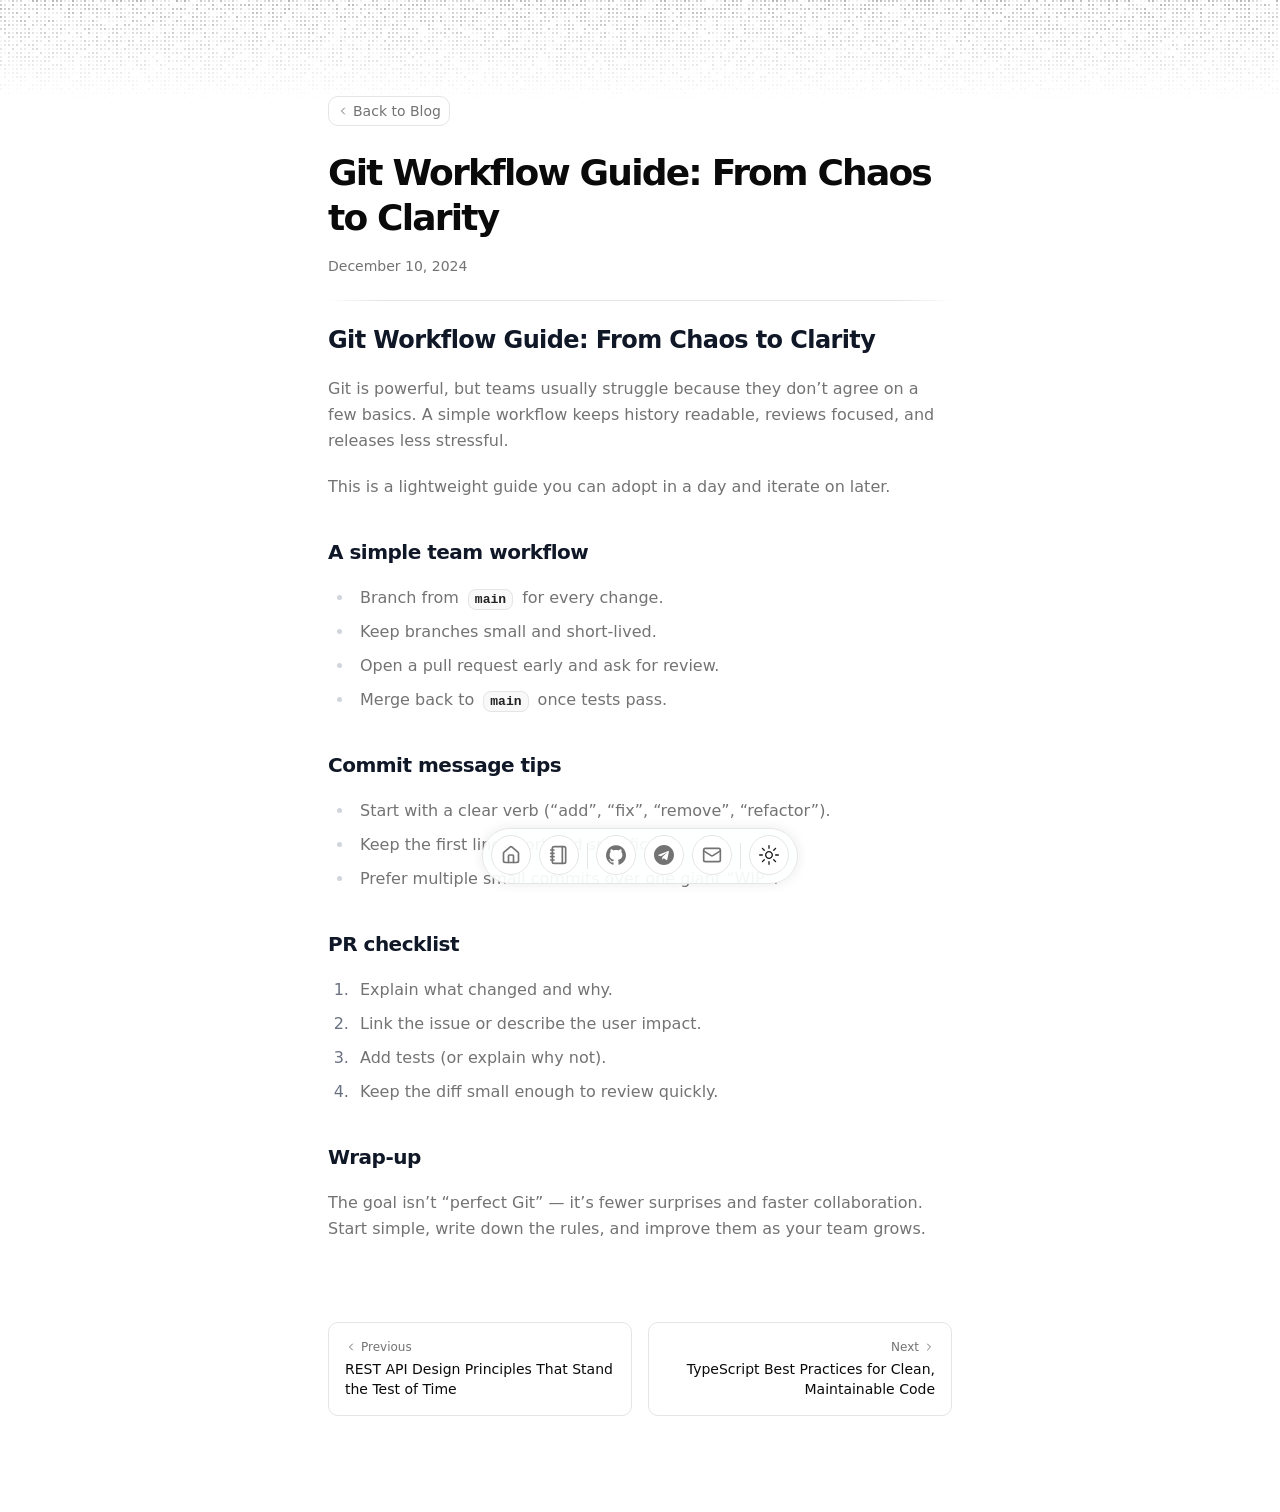
<file: blog/git-workflow-guide.html>
<!DOCTYPE html><!--akNHM1MeHprOpeVmnRWRX--><html lang="en"><head><meta charSet="utf-8"/><meta name="viewport" content="width=device-width, initial-scale=1"/><link rel="stylesheet" href="/_next/static/chunks/067ecd88c0dc08eb.css" data-precedence="next"/><link rel="preload" as="script" fetchPriority="low" href="/_next/static/chunks/224437fcecdb9dea.js"/><script src="/_next/static/chunks/594565624a70f7ad.js" async=""></script><script src="/_next/static/chunks/3d19402abc3c52f6.js" async=""></script><script src="/_next/static/chunks/daeb0c231b2fce1c.js" async=""></script><script src="/_next/static/chunks/turbopack-52712ed87ae1abf4.js" async=""></script><script src="/_next/static/chunks/6a21297094e6a497.js" async=""></script><script src="/_next/static/chunks/fc717ff24ae232ab.js" async=""></script><script src="/_next/static/chunks/5c0843859f7a8e01.js" async=""></script><script src="/_next/static/chunks/aa8100d928005d19.js" async=""></script><script src="/_next/static/chunks/483a12865e0bba97.js" async=""></script><script src="/_next/static/chunks/1d3be43a6dda29b7.js" async=""></script><script src="/_next/static/chunks/53b86187e45672b3.js" async=""></script><script src="/_next/static/chunks/c3a80b40992f9af9.js" async=""></script><title>Git Workflow Guide: From Chaos to Clarity | Tuan Philip</title><meta name="description" content="Master Git workflows that keep your team productive and your codebase healthy."/><meta name="robots" content="index, follow"/><meta name="googlebot" content="index, follow, max-video-preview:-1, max-image-preview:large, max-snippet:-1"/><meta property="og:title" content="Git Workflow Guide: From Chaos to Clarity"/><meta property="og:description" content="Master Git workflows that keep your team productive and your codebase healthy."/><meta property="og:url" content="https://tuanphilip.github.io/blog/git-workflow-guide"/><meta property="og:image" content="https://tuanphilip.github.iohttps//images.unsplash.com/photo-1556075798-4825dfaaf498?w=800&amp;h=192&amp;fit=crop"/><meta property="og:type" content="article"/><meta property="article:published_time" content="2024-12-10"/><meta name="twitter:card" content="summary_large_image"/><meta name="twitter:title" content="Git Workflow Guide: From Chaos to Clarity"/><meta name="twitter:description" content="Master Git workflows that keep your team productive and your codebase healthy."/><meta name="twitter:image" content="https://tuanphilip.github.iohttps//images.unsplash.com/photo-1556075798-4825dfaaf498?w=800&amp;h=192&amp;fit=crop"/><link rel="icon" href="/favicon.ico?favicon.0b3bf435.ico" sizes="256x256" type="image/x-icon"/><script src="/_next/static/chunks/a6dad97d9634a72d.js" noModule=""></script></head><body class="min-h-screen bg-background font-sans antialiased relative"><div hidden=""><!--$--><!--/$--></div><script>((a,b,c,d,e,f,g,h)=>{let i=document.documentElement,j=["light","dark"];function k(b){var c;(Array.isArray(a)?a:[a]).forEach(a=>{let c="class"===a,d=c&&f?e.map(a=>f[a]||a):e;c?(i.classList.remove(...d),i.classList.add(f&&f[b]?f[b]:b)):i.setAttribute(a,b)}),c=b,h&&j.includes(c)&&(i.style.colorScheme=c)}if(d)k(d);else try{let a=localStorage.getItem(b)||c,d=g&&"system"===a?window.matchMedia("(prefers-color-scheme: dark)").matches?"dark":"light":a;k(d)}catch(a){}})("class","theme","light",null,["light","dark"],null,true,true)</script><div class="absolute inset-0 top-0 left-0 right-0 h-[100px] overflow-hidden z-0"><div class="h-full w-full" style="mask-image:linear-gradient(to bottom, black, transparent);-webkit-mask-image:linear-gradient(to bottom, black, transparent)"><canvas class="pointer-events-none" style="width:0;height:0"></canvas></div></div><div class="relative z-10 max-w-2xl mx-auto py-12 pb-24 sm:py-24 px-6"><section id="blog"><script type="application/ld+json">{"@context":"https://schema.org","@type":"BlogPosting","headline":"Git Workflow Guide: From Chaos to Clarity","datePublished":"2024-12-10","dateModified":"2024-12-10","description":"Master Git workflows that keep your team productive and your codebase healthy.","image":"https://tuanphilip.github.iohttps://images.unsplash.com/photo-1556075798-4825dfaaf498?w=800&h=192&fit=crop","url":"https://tuanphilip.github.io/blog/git-workflow-guide","author":{"@type":"Person","name":"Tuan Philip"}}</script><div class="flex justify-start gap-4 items-center"><a class="text-sm text-muted-foreground hover:text-foreground transition-colors border border-border rounded-lg px-2 py-1 inline-flex items-center gap-1 mb-6 group" aria-label="Back to Blog" href="/blog"><svg xmlns="http://www.w3.org/2000/svg" width="24" height="24" viewBox="0 0 24 24" fill="none" stroke="currentColor" stroke-width="2" stroke-linecap="round" stroke-linejoin="round" class="lucide lucide-chevron-left size-3 group-hover:-translate-x-px transition-transform" aria-hidden="true"><path d="m15 18-6-6 6-6"></path></svg>Back to Blog</a></div><div class="flex flex-col gap-4"><h1 class="title font-semibold text-3xl md:text-4xl tracking-tighter leading-tight">Git Workflow Guide: From Chaos to Clarity</h1><p class="text-sm text-muted-foreground">December 10, 2024</p></div><div class="my-6 flex w-full items-center"><div class="flex-1 h-px bg-border" style="mask-image:linear-gradient(90deg, transparent, black 8%, black 92%, transparent);-webkit-mask-image:linear-gradient(90deg, transparent, black 8%, black 92%, transparent)"></div></div><article class="prose max-w-full text-pretty font-sans leading-relaxed text-muted-foreground dark:prose-invert"><h1>Git Workflow Guide: From Chaos to Clarity</h1>
<p>Git is powerful, but teams usually struggle because they don’t agree on a few basics. A simple workflow keeps history readable, reviews focused, and releases less stressful.</p>
<p>This is a lightweight guide you can adopt in a day and iterate on later.</p>
<h2>A simple team workflow</h2>
<ul>
<li>Branch from <code class="px-1.5 py-0.5 rounded-md bg-muted/60 dark:bg-muted/40 text-sm font-mono text-foreground/90">main</code> for every change.</li>
<li>Keep branches small and short-lived.</li>
<li>Open a pull request early and ask for review.</li>
<li>Merge back to <code class="px-1.5 py-0.5 rounded-md bg-muted/60 dark:bg-muted/40 text-sm font-mono text-foreground/90">main</code> once tests pass.</li>
</ul>
<h2>Commit message tips</h2>
<ul>
<li>Start with a clear verb (“add”, “fix”, “remove”, “refactor”).</li>
<li>Keep the first line short and specific.</li>
<li>Prefer multiple small commits over one giant “WIP”.</li>
</ul>
<h2>PR checklist</h2>
<ol>
<li>Explain what changed and why.</li>
<li>Link the issue or describe the user impact.</li>
<li>Add tests (or explain why not).</li>
<li>Keep the diff small enough to review quickly.</li>
</ol>
<h2>Wrap-up</h2>
<p>The goal isn’t “perfect Git” — it’s fewer surprises and faster collaboration. Start simple, write down the rules, and improve them as your team grows.</p></article><nav class="mt-12 pt-8 max-w-2xl"><div class="flex flex-col sm:flex-row justify-between gap-4"><a class="group flex-1 flex flex-col gap-1 p-4 rounded-lg border border-border hover:bg-accent/50 transition-colors" href="/blog/api-design-principles"><span class="flex items-center gap-1 text-xs text-muted-foreground"><svg xmlns="http://www.w3.org/2000/svg" width="24" height="24" viewBox="0 0 24 24" fill="none" stroke="currentColor" stroke-width="2" stroke-linecap="round" stroke-linejoin="round" class="lucide lucide-chevron-left size-3" aria-hidden="true"><path d="m15 18-6-6 6-6"></path></svg>Previous</span><span class="text-sm font-medium group-hover:text-foreground transition-colors whitespace-normal wrap-break-word">REST API Design Principles That Stand the Test of Time</span></a><a class="group flex-1 flex flex-col gap-1 p-4 rounded-lg border border-border hover:bg-accent/50 transition-colors text-right" href="/blog/typescript-best-practices"><span class="flex items-center justify-end gap-1 text-xs text-muted-foreground">Next<svg xmlns="http://www.w3.org/2000/svg" width="24" height="24" viewBox="0 0 24 24" fill="none" stroke="currentColor" stroke-width="2" stroke-linecap="round" stroke-linejoin="round" class="lucide lucide-chevron-right size-3" aria-hidden="true"><path d="m9 18 6-6-6-6"></path></svg></span><span class="text-sm font-medium group-hover:text-foreground transition-colors whitespace-normal wrap-break-word">TypeScript Best Practices for Clean, Maintainable Code</span></a></div></nav></section><!--$--><!--/$--></div><div class="pointer-events-none fixed inset-x-0 bottom-4 z-30"><div class="items-end justify-center overflow-visible rounded-full z-50 pointer-events-auto relative h-14 p-2 w-fit mx-auto flex gap-2 border bg-card/90 backdrop-blur-3xl shadow-[0_0_10px_3px] shadow-primary/5"><a href="/" data-state="closed"><div class="relative flex aspect-square items-center justify-center shrink-0 rounded-3xl cursor-pointer size-full bg-background p-0 text-muted-foreground hover:text-foreground hover:bg-muted backdrop-blur-3xl border border-border transition-colors" style="width:40px;height:40px"><div class="flex items-center justify-center" style="width:20px;height:20px"><svg xmlns="http://www.w3.org/2000/svg" width="24" height="24" viewBox="0 0 24 24" fill="none" stroke="currentColor" stroke-width="2" stroke-linecap="round" stroke-linejoin="round" class="lucide lucide-house size-full rounded-sm overflow-hidden object-contain" aria-hidden="true"><path d="M15 21v-8a1 1 0 0 0-1-1h-4a1 1 0 0 0-1 1v8"></path><path d="M3 10a2 2 0 0 1 .709-1.528l7-6a2 2 0 0 1 2.582 0l7 6A2 2 0 0 1 21 10v9a2 2 0 0 1-2 2H5a2 2 0 0 1-2-2z"></path></svg></div></div></a><a href="/blog" data-state="closed"><div class="relative flex aspect-square items-center justify-center shrink-0 rounded-3xl cursor-pointer size-full bg-background p-0 text-muted-foreground hover:text-foreground hover:bg-muted backdrop-blur-3xl border border-border transition-colors" style="width:40px;height:40px"><div class="flex items-center justify-center" style="width:20px;height:20px"><svg xmlns="http://www.w3.org/2000/svg" width="24" height="24" viewBox="0 0 24 24" fill="none" stroke="currentColor" stroke-width="2" stroke-linecap="round" stroke-linejoin="round" class="lucide lucide-notebook size-full rounded-sm overflow-hidden object-contain" aria-hidden="true"><path d="M2 6h4"></path><path d="M2 10h4"></path><path d="M2 14h4"></path><path d="M2 18h4"></path><rect width="16" height="20" x="4" y="2" rx="2"></rect><path d="M16 2v20"></path></svg></div></div></a><div data-orientation="vertical" role="none" class="shrink-0 h-2/3 m-auto w-px bg-border"></div><a href="https://github.com/tuanphilip" target="_blank" rel="noopener noreferrer" data-state="closed"><div class="relative flex aspect-square items-center justify-center shrink-0 rounded-3xl cursor-pointer size-full bg-background p-0 text-muted-foreground hover:text-foreground hover:bg-muted backdrop-blur-3xl border border-border transition-colors" style="width:40px;height:40px"><div class="flex items-center justify-center" style="width:20px;height:20px"><svg viewBox="0 0 438.549 438.549" xmlns="http://www.w3.org/2000/svg" role="img" class="size-full rounded-sm overflow-hidden object-contain"><title>GitHub</title><path fill="currentColor" d="M409.132 114.573c-19.608-33.596-46.205-60.194-79.798-79.8-33.598-19.607-70.277-29.408-110.063-29.408-39.781 0-76.472 9.804-110.063 29.408-33.596 19.605-60.192 46.204-79.8 79.8C9.803 148.168 0 184.854 0 224.63c0 47.78 13.94 90.745 41.827 128.906 27.884 38.164 63.906 64.572 108.063 79.227 5.14.954 8.945.283 11.419-1.996 2.475-2.282 3.711-5.14 3.711-8.562 0-.571-.049-5.708-.144-15.417a2549.81 2549.81 0 01-.144-25.406l-6.567 1.136c-4.187.767-9.469 1.092-15.846 1-6.374-.089-12.991-.757-19.842-1.999-6.854-1.231-13.229-4.086-19.13-8.559-5.898-4.473-10.085-10.328-12.56-17.556l-2.855-6.57c-1.903-4.374-4.899-9.233-8.992-14.559-4.093-5.331-8.232-8.945-12.419-10.848l-1.999-1.431c-1.332-.951-2.568-2.098-3.711-3.429-1.142-1.331-1.997-2.663-2.568-3.997-.572-1.335-.098-2.43 1.427-3.289 1.525-.859 4.281-1.276 8.28-1.276l5.708.853c3.807.763 8.516 3.042 14.133 6.851 5.614 3.806 10.229 8.754 13.846 14.842 4.38 7.806 9.657 13.754 15.846 17.847 6.184 4.093 12.419 6.136 18.699 6.136 6.28 0 11.704-.476 16.274-1.423 4.565-.952 8.848-2.383 12.847-4.285 1.713-12.758 6.377-22.559 13.988-29.41-10.848-1.14-20.601-2.857-29.264-5.14-8.658-2.286-17.605-5.996-26.835-11.14-9.235-5.137-16.896-11.516-22.985-19.126-6.09-7.614-11.088-17.61-14.987-29.979-3.901-12.374-5.852-26.648-5.852-42.826 0-23.035 7.52-42.637 22.557-58.817-7.044-17.318-6.379-36.732 1.997-58.24 5.52-1.715 13.706-.428 24.554 3.853 10.85 4.283 18.794 7.952 23.84 10.994 5.046 3.041 9.089 5.618 12.135 7.708 17.705-4.947 35.976-7.421 54.818-7.421s37.117 2.474 54.823 7.421l10.849-6.849c7.419-4.57 16.18-8.758 26.262-12.565 10.088-3.805 17.802-4.853 23.134-3.138 8.562 21.509 9.325 40.922 2.279 58.24 15.036 16.18 22.559 35.787 22.559 58.817 0 16.178-1.958 30.497-5.853 42.966-3.9 12.471-8.941 22.457-15.125 29.979-6.191 7.521-13.901 13.85-23.131 18.986-9.232 5.14-18.182 8.85-26.84 11.136-8.662 2.286-18.415 4.004-29.263 5.146 9.894 8.562 14.842 22.077 14.842 40.539v60.237c0 3.422 1.19 6.279 3.572 8.562 2.379 2.279 6.136 2.95 11.276 1.995 44.163-14.653 80.185-41.062 108.068-79.226 27.88-38.161 41.825-81.126 41.825-128.906-.01-39.771-9.818-76.454-29.414-110.049z"></path></svg></div></div></a><a href="https://t.me/tuanphilip" target="_blank" rel="noopener noreferrer" data-state="closed"><div class="relative flex aspect-square items-center justify-center shrink-0 rounded-3xl cursor-pointer size-full bg-background p-0 text-muted-foreground hover:text-foreground hover:bg-muted backdrop-blur-3xl border border-border transition-colors" style="width:40px;height:40px"><div class="flex items-center justify-center" style="width:20px;height:20px"><svg role="img" viewBox="0 0 24 24" fill="currentColor" xmlns="http://www.w3.org/2000/svg" class="size-full rounded-sm overflow-hidden object-contain"><title>Telegram</title><path d="M12 0C5.373 0 0 5.373 0 12s5.373 12 12 12 12-5.373 12-12S18.627 0 12 0zm5.894 8.221l-1.97 9.28c-.145.658-.537.818-1.084.508l-3-2.21-1.446 1.394c-.16.16-.295.295-.605.295l.213-3.053 5.56-5.023c.242-.213-.054-.333-.373-.121l-6.871 4.326-2.962-.924c-.643-.204-.657-.643.136-.953l11.57-4.461c.537-.196 1.006.128.832.922z"></path></svg></div></div></a><a href="mailto:tuanphuong.vu.hut@gmail.com" data-state="closed"><div class="relative flex aspect-square items-center justify-center shrink-0 rounded-3xl cursor-pointer size-full bg-background p-0 text-muted-foreground hover:text-foreground hover:bg-muted backdrop-blur-3xl border border-border transition-colors" style="width:40px;height:40px"><div class="flex items-center justify-center" style="width:20px;height:20px"><svg xmlns="http://www.w3.org/2000/svg" width="24" height="24" viewBox="0 0 24 24" fill="none" stroke="currentColor" stroke-width="2" stroke-linecap="round" stroke-linejoin="round" class="lucide lucide-mail size-full rounded-sm overflow-hidden object-contain" aria-hidden="true"><path d="m22 7-8.991 5.727a2 2 0 0 1-2.009 0L2 7"></path><rect x="2" y="4" width="20" height="16" rx="2"></rect></svg></div></div></a><div data-orientation="vertical" role="none" class="shrink-0 h-2/3 m-auto w-px bg-border"></div><div class="relative flex aspect-square items-center justify-center shrink-0 rounded-3xl cursor-pointer size-full bg-background p-0 text-muted-foreground hover:text-foreground hover:bg-muted backdrop-blur-3xl border border-border transition-colors" style="width:40px;height:40px"><div class="flex items-center justify-center" style="width:20px;height:20px"><button class="inline-flex items-center justify-center whitespace-nowrap text-sm font-medium transition-colors focus-visible:outline-none focus-visible:ring-1 focus-visible:ring-ring disabled:pointer-events-none disabled:opacity-50 text-primary underline-offset-4 hover:underline rounded-full size-full cursor-pointer" type="button"><svg width="15" height="15" viewBox="0 0 15 15" fill="none" xmlns="http://www.w3.org/2000/svg" class="h-full w-full"><path d="M7.5 0C7.77614 0 8 0.223858 8 0.5V2.5C8 2.77614 7.77614 3 7.5 3C7.22386 3 7 2.77614 7 2.5V0.5C7 0.223858 7.22386 0 7.5 0ZM2.1967 2.1967C2.39196 2.00144 2.70854 2.00144 2.90381 2.1967L4.31802 3.61091C4.51328 3.80617 4.51328 4.12276 4.31802 4.31802C4.12276 4.51328 3.80617 4.51328 3.61091 4.31802L2.1967 2.90381C2.00144 2.70854 2.00144 2.39196 2.1967 2.1967ZM0.5 7C0.223858 7 0 7.22386 0 7.5C0 7.77614 0.223858 8 0.5 8H2.5C2.77614 8 3 7.77614 3 7.5C3 7.22386 2.77614 7 2.5 7H0.5ZM2.1967 12.8033C2.00144 12.608 2.00144 12.2915 2.1967 12.0962L3.61091 10.682C3.80617 10.4867 4.12276 10.4867 4.31802 10.682C4.51328 10.8772 4.51328 11.1938 4.31802 11.3891L2.90381 12.8033C2.70854 12.9986 2.39196 12.9986 2.1967 12.8033ZM12.5 7C12.2239 7 12 7.22386 12 7.5C12 7.77614 12.2239 8 12.5 8H14.5C14.7761 8 15 7.77614 15 7.5C15 7.22386 14.7761 7 14.5 7H12.5ZM10.682 4.31802C10.4867 4.12276 10.4867 3.80617 10.682 3.61091L12.0962 2.1967C12.2915 2.00144 12.608 2.00144 12.8033 2.1967C12.9986 2.39196 12.9986 2.70854 12.8033 2.90381L11.3891 4.31802C11.1938 4.51328 10.8772 4.51328 10.682 4.31802ZM8 12.5C8 12.2239 7.77614 12 7.5 12C7.22386 12 7 12.2239 7 12.5V14.5C7 14.7761 7.22386 15 7.5 15C7.77614 15 8 14.7761 8 14.5V12.5ZM10.682 10.682C10.8772 10.4867 11.1938 10.4867 11.3891 10.682L12.8033 12.0962C12.9986 12.2915 12.9986 12.608 12.8033 12.8033C12.608 12.9986 12.2915 12.9986 12.0962 12.8033L10.682 11.3891C10.4867 11.1938 10.4867 10.8772 10.682 10.682ZM5.5 7.5C5.5 6.39543 6.39543 5.5 7.5 5.5C8.60457 5.5 9.5 6.39543 9.5 7.5C9.5 8.60457 8.60457 9.5 7.5 9.5C6.39543 9.5 5.5 8.60457 5.5 7.5ZM7.5 4.5C5.84315 4.5 4.5 5.84315 4.5 7.5C4.5 9.15685 5.84315 10.5 7.5 10.5C9.15685 10.5 10.5 9.15685 10.5 7.5C10.5 5.84315 9.15685 4.5 7.5 4.5Z" fill="currentColor" fill-rule="evenodd" clip-rule="evenodd"></path></svg><svg width="15" height="15" viewBox="0 0 15 15" fill="none" xmlns="http://www.w3.org/2000/svg" class="hidden h-full w-full"><path d="M2.89998 0.499976C2.89998 0.279062 2.72089 0.0999756 2.49998 0.0999756C2.27906 0.0999756 2.09998 0.279062 2.09998 0.499976V1.09998H1.49998C1.27906 1.09998 1.09998 1.27906 1.09998 1.49998C1.09998 1.72089 1.27906 1.89998 1.49998 1.89998H2.09998V2.49998C2.09998 2.72089 2.27906 2.89998 2.49998 2.89998C2.72089 2.89998 2.89998 2.72089 2.89998 2.49998V1.89998H3.49998C3.72089 1.89998 3.89998 1.72089 3.89998 1.49998C3.89998 1.27906 3.72089 1.09998 3.49998 1.09998H2.89998V0.499976ZM5.89998 3.49998C5.89998 3.27906 5.72089 3.09998 5.49998 3.09998C5.27906 3.09998 5.09998 3.27906 5.09998 3.49998V4.09998H4.49998C4.27906 4.09998 4.09998 4.27906 4.09998 4.49998C4.09998 4.72089 4.27906 4.89998 4.49998 4.89998H5.09998V5.49998C5.09998 5.72089 5.27906 5.89998 5.49998 5.89998C5.72089 5.89998 5.89998 5.72089 5.89998 5.49998V4.89998H6.49998C6.72089 4.89998 6.89998 4.72089 6.89998 4.49998C6.89998 4.27906 6.72089 4.09998 6.49998 4.09998H5.89998V3.49998ZM1.89998 6.49998C1.89998 6.27906 1.72089 6.09998 1.49998 6.09998C1.27906 6.09998 1.09998 6.27906 1.09998 6.49998V7.09998H0.499976C0.279062 7.09998 0.0999756 7.27906 0.0999756 7.49998C0.0999756 7.72089 0.279062 7.89998 0.499976 7.89998H1.09998V8.49998C1.09998 8.72089 1.27906 8.89997 1.49998 8.89997C1.72089 8.89997 1.89998 8.72089 1.89998 8.49998V7.89998H2.49998C2.72089 7.89998 2.89998 7.72089 2.89998 7.49998C2.89998 7.27906 2.72089 7.09998 2.49998 7.09998H1.89998V6.49998ZM8.54406 0.98184L8.24618 0.941586C8.03275 0.917676 7.90692 1.1655 8.02936 1.34194C8.17013 1.54479 8.29981 1.75592 8.41754 1.97445C8.91878 2.90485 9.20322 3.96932 9.20322 5.10022C9.20322 8.37201 6.82247 11.0878 3.69887 11.6097C3.45736 11.65 3.20988 11.6772 2.96008 11.6906C2.74563 11.702 2.62729 11.9535 2.77721 12.1072C2.84551 12.1773 2.91535 12.2458 2.98667 12.3128L3.05883 12.3795L3.31883 12.6045L3.50684 12.7532L3.62796 12.8433L3.81491 12.9742L3.99079 13.089C4.11175 13.1651 4.23536 13.2375 4.36157 13.3059L4.62496 13.4412L4.88553 13.5607L5.18837 13.6828L5.43169 13.7686C5.56564 13.8128 5.70149 13.8529 5.83857 13.8885C5.94262 13.9155 6.04767 13.9401 6.15405 13.9622C6.27993 13.9883 6.40713 14.0109 6.53544 14.0298L6.85241 14.0685L7.11934 14.0892C7.24637 14.0965 7.37436 14.1002 7.50322 14.1002C11.1483 14.1002 14.1032 11.1453 14.1032 7.50023C14.1032 7.25044 14.0893 7.00389 14.0623 6.76131L14.0255 6.48407C13.991 6.26083 13.9453 6.04129 13.8891 5.82642C13.8213 5.56709 13.7382 5.31398 13.6409 5.06881L13.5279 4.80132L13.4507 4.63542L13.3766 4.48666C13.2178 4.17773 13.0353 3.88295 12.8312 3.60423L12.6782 3.40352L12.4793 3.16432L12.3157 2.98361L12.1961 2.85951L12.0355 2.70246L11.8134 2.50184L11.4925 2.24191L11.2483 2.06498L10.9562 1.87446L10.6346 1.68894L10.3073 1.52378L10.1938 1.47176L9.95488 1.3706L9.67791 1.2669L9.42566 1.1846L9.10075 1.09489L8.83599 1.03486L8.54406 0.98184ZM10.4032 5.30023C10.4032 4.27588 10.2002 3.29829 9.83244 2.40604C11.7623 3.28995 13.1032 5.23862 13.1032 7.50023C13.1032 10.593 10.596 13.1002 7.50322 13.1002C6.63646 13.1002 5.81597 12.9036 5.08355 12.5522C6.5419 12.0941 7.81081 11.2082 8.74322 10.0416C8.87963 10.2284 9.10028 10.3497 9.34928 10.3497C9.76349 10.3497 10.0993 10.0139 10.0993 9.59971C10.0993 9.24256 9.84965 8.94373 9.51535 8.86816C9.57741 8.75165 9.63653 8.63334 9.6926 8.51332C9.88358 8.63163 10.1088 8.69993 10.35 8.69993C11.0403 8.69993 11.6 8.14028 11.6 7.44993C11.6 6.75976 11.0406 6.20024 10.3505 6.19993C10.3853 5.90487 10.4032 5.60464 10.4032 5.30023Z" fill="currentColor" fill-rule="evenodd" clip-rule="evenodd"></path></svg></button></div></div></div></div><script src="/_next/static/chunks/224437fcecdb9dea.js" id="_R_" async=""></script><script>(self.__next_f=self.__next_f||[]).push([0])</script><script>self.__next_f.push([1,"1:\"$Sreact.fragment\"\n2:I[27423,[\"/_next/static/chunks/6a21297094e6a497.js\",\"/_next/static/chunks/fc717ff24ae232ab.js\",\"/_next/static/chunks/5c0843859f7a8e01.js\",\"/_next/static/chunks/aa8100d928005d19.js\"],\"ThemeProvider\"]\n3:I[46798,[\"/_next/static/chunks/6a21297094e6a497.js\",\"/_next/static/chunks/fc717ff24ae232ab.js\",\"/_next/static/chunks/5c0843859f7a8e01.js\",\"/_next/static/chunks/aa8100d928005d19.js\"],\"TooltipProvider\"]\n4:I[66171,[\"/_next/static/chunks/6a21297094e6a497.js\",\"/_next/static/chunks/fc717ff24ae232ab.js\",\"/_next/static/chunks/5c0843859f7a8e01.js\",\"/_next/static/chunks/aa8100d928005d19.js\"],\"FlickeringGrid\"]\n5:I[92337,[\"/_next/static/chunks/483a12865e0bba97.js\",\"/_next/static/chunks/1d3be43a6dda29b7.js\"],\"default\"]\n6:I[64226,[\"/_next/static/chunks/483a12865e0bba97.js\",\"/_next/static/chunks/1d3be43a6dda29b7.js\"],\"default\"]\n7:I[8331,[\"/_next/static/chunks/6a21297094e6a497.js\",\"/_next/static/chunks/fc717ff24ae232ab.js\",\"/_next/static/chunks/5c0843859f7a8e01.js\",\"/_next/static/chunks/aa8100d928005d19.js\",\"/_next/static/chunks/53b86187e45672b3.js\",\"/_next/static/chunks/c3a80b40992f9af9.js\"],\"\"]\n8:I[72504,[\"/_next/static/chunks/6a21297094e6a497.js\",\"/_next/static/chunks/fc717ff24ae232ab.js\",\"/_next/static/chunks/5c0843859f7a8e01.js\",\"/_next/static/chunks/aa8100d928005d19.js\"],\"Dock\"]\n9:I[46798,[\"/_next/static/chunks/6a21297094e6a497.js\",\"/_next/static/chunks/fc717ff24ae232ab.js\",\"/_next/static/chunks/5c0843859f7a8e01.js\",\"/_next/static/chunks/aa8100d928005d19.js\"],\"Tooltip\"]\na:I[46798,[\"/_next/static/chunks/6a21297094e6a497.js\",\"/_next/static/chunks/fc717ff24ae232ab.js\",\"/_next/static/chunks/5c0843859f7a8e01.js\",\"/_next/static/chunks/aa8100d928005d19.js\"],\"TooltipTrigger\"]\nb:I[72504,[\"/_next/static/chunks/6a21297094e6a497.js\",\"/_next/static/chunks/fc717ff24ae232ab.js\",\"/_next/static/chunks/5c0843859f7a8e01.js\",\"/_next/static/chunks/aa8100d928005d19.js\"],\"DockIcon\"]\n19:I[54354,[],\"default\"]\n:HL[\"/_next/static/chunks/067ecd88c0dc08eb.css\",\"style\"]\n"])</script><script>self.__next_f.push([1,"0:{\"P\":null,\"b\":\"akNHM1MeHprOpeVmnRWRX\",\"c\":[\"\",\"blog\",\"git-workflow-guide\"],\"q\":\"\",\"i\":false,\"f\":[[[\"\",{\"children\":[\"blog\",{\"children\":[[\"slug\",\"git-workflow-guide\",\"d\"],{\"children\":[\"__PAGE__\",{}]}]}]},\"$undefined\",\"$undefined\",true],[[\"$\",\"$1\",\"c\",{\"children\":[[[\"$\",\"link\",\"0\",{\"rel\":\"stylesheet\",\"href\":\"/_next/static/chunks/067ecd88c0dc08eb.css\",\"precedence\":\"next\",\"crossOrigin\":\"$undefined\",\"nonce\":\"$undefined\"}],[\"$\",\"script\",\"script-0\",{\"src\":\"/_next/static/chunks/6a21297094e6a497.js\",\"async\":true,\"nonce\":\"$undefined\"}],[\"$\",\"script\",\"script-1\",{\"src\":\"/_next/static/chunks/fc717ff24ae232ab.js\",\"async\":true,\"nonce\":\"$undefined\"}],[\"$\",\"script\",\"script-2\",{\"src\":\"/_next/static/chunks/5c0843859f7a8e01.js\",\"async\":true,\"nonce\":\"$undefined\"}],[\"$\",\"script\",\"script-3\",{\"src\":\"/_next/static/chunks/aa8100d928005d19.js\",\"async\":true,\"nonce\":\"$undefined\"}]],[\"$\",\"html\",null,{\"lang\":\"en\",\"suppressHydrationWarning\":true,\"children\":[\"$\",\"body\",null,{\"className\":\"min-h-screen bg-background font-sans antialiased relative\",\"children\":[\"$\",\"$L2\",null,{\"attribute\":\"class\",\"defaultTheme\":\"light\",\"children\":[\"$\",\"$L3\",null,{\"delayDuration\":0,\"children\":[[\"$\",\"div\",null,{\"className\":\"absolute inset-0 top-0 left-0 right-0 h-[100px] overflow-hidden z-0\",\"children\":[\"$\",\"$L4\",null,{\"className\":\"h-full w-full\",\"squareSize\":2,\"gridGap\":2,\"style\":{\"maskImage\":\"linear-gradient(to bottom, black, transparent)\",\"WebkitMaskImage\":\"linear-gradient(to bottom, black, transparent)\"}}]}],[\"$\",\"div\",null,{\"className\":\"relative z-10 max-w-2xl mx-auto py-12 pb-24 sm:py-24 px-6\",\"children\":[\"$\",\"$L5\",null,{\"parallelRouterKey\":\"children\",\"error\":\"$undefined\",\"errorStyles\":\"$undefined\",\"errorScripts\":\"$undefined\",\"template\":[\"$\",\"$L6\",null,{}],\"templateStyles\":\"$undefined\",\"templateScripts\":\"$undefined\",\"notFound\":[[\"$\",\"div\",null,{\"className\":\"min-h-[calc(100vh-12rem)] flex flex-col\",\"children\":[\"$\",\"div\",null,{\"className\":\"flex-1 flex items-center justify-center p-8\",\"children\":[\"$\",\"div\",null,{\"className\":\"flex flex-col items-center text-center max-w-md relative\",\"children\":[[\"$\",\"h1\",null,{\"className\":\"text-[200px] font-semibold font-mono bg-linear-to-b from-primary/30 to-secondary/10 text-transparent bg-clip-text absolute -top-40 left-1/2 -translate-x-1/2 mask-[linear-gradient(to_bottom,black,black_20%,transparent_80%)] tracking-tighter uppercase [-webkit-text-stroke:3px_hsl(var(--primary)/0.6)]\",\"children\":\"404\"}],[\"$\",\"h2\",null,{\"className\":\"text-4xl tracking-tight font-semibold text-foreground mb-2\",\"children\":\"Page Not Found\"}],[\"$\",\"p\",null,{\"className\":\"text-muted-foreground mb-8 text-balance tracking-tight font-medium\",\"children\":\"The page you're looking for doesn't exist or may have been moved.\"}],[\"$\",\"div\",null,{\"className\":\"flex flex-col sm:flex-row gap-3\",\"children\":[\"$\",\"$L7\",null,{\"href\":\"/\",\"children\":[\"$\",\"button\",null,{\"className\":\"inline-flex items-center justify-center whitespace-nowrap rounded-md text-sm font-medium transition-colors focus-visible:outline-none focus-visible:ring-1 focus-visible:ring-ring disabled:pointer-events-none disabled:opacity-50 border border-input bg-background shadow-sm hover:bg-accent hover:text-accent-foreground h-9 px-4 py-2 gap-2 cursor-pointer\",\"ref\":\"$undefined\",\"children\":[[\"$\",\"svg\",null,{\"ref\":\"$undefined\",\"xmlns\":\"http://www.w3.org/2000/svg\",\"width\":24,\"height\":24,\"viewBox\":\"0 0 24 24\",\"fill\":\"none\",\"stroke\":\"currentColor\",\"strokeWidth\":2,\"strokeLinecap\":\"round\",\"strokeLinejoin\":\"round\",\"className\":\"lucide lucide-house h-4 w-4\",\"aria-hidden\":\"true\",\"children\":[[\"$\",\"path\",\"5wwlr5\",{\"d\":\"M15 21v-8a1 1 0 0 0-1-1h-4a1 1 0 0 0-1 1v8\"}],[\"$\",\"path\",\"r6nss1\",{\"d\":\"M3 10a2 2 0 0 1 .709-1.528l7-6a2 2 0 0 1 2.582 0l7 6A2 2 0 0 1 21 10v9a2 2 0 0 1-2 2H5a2 2 0 0 1-2-2z\"}],\"$undefined\"]}],\"Go to Home\"]}]}]}]]}]}]}],[]],\"forbidden\":\"$undefined\",\"unauthorized\":\"$undefined\"}]}],[\"$\",\"div\",null,{\"className\":\"pointer-events-none fixed inset-x-0 bottom-4 z-30\",\"children\":[\"$\",\"$L8\",null,{\"className\":\"z-50 pointer-events-auto relative h-14 p-2 w-fit mx-auto flex gap-2 border bg-card/90 backdrop-blur-3xl shadow-[0_0_10px_3px] shadow-primary/5\",\"children\":[[[\"$\",\"$L9\",\"/\",{\"children\":[[\"$\",\"$La\",null,{\"asChild\":true,\"children\":[\"$\",\"a\",null,{\"href\":\"/\",\"target\":\"$undefined\",\"rel\":\"$undefined\",\"children\":[\"$\",\"$Lb\",null,{\"className\":\"rounded-3xl cursor-pointer size-full bg-background p-0 text-muted-foreground hover:text-foreground hover:bg-muted backdrop-blur-3xl border border-border transition-colors\",\"children\":\"$Lc\"}]}]}],\"$Ld\"]}],\"$Le\"],\"$Lf\",[\"$L10\",\"$L11\",\"$L12\"],\"$L13\",\"$L14\"]}]}]]}]}]}]}]]}],{\"children\":[\"$L15\",{\"children\":[\"$L16\",{\"children\":[\"$L17\",{},null,false,false]},null,false,false]},null,false,false]},null,false,false],\"$L18\",false]],\"m\":\"$undefined\",\"G\":[\"$19\",[]],\"S\":true}\n"])</script><script>self.__next_f.push([1,"1a:I[46798,[\"/_next/static/chunks/6a21297094e6a497.js\",\"/_next/static/chunks/fc717ff24ae232ab.js\",\"/_next/static/chunks/5c0843859f7a8e01.js\",\"/_next/static/chunks/aa8100d928005d19.js\"],\"TooltipContent\"]\n1b:I[46798,[\"/_next/static/chunks/6a21297094e6a497.js\",\"/_next/static/chunks/fc717ff24ae232ab.js\",\"/_next/static/chunks/5c0843859f7a8e01.js\",\"/_next/static/chunks/aa8100d928005d19.js\"],\"TooltipArrow\"]\n1c:I[72436,[\"/_next/static/chunks/6a21297094e6a497.js\",\"/_next/static/chunks/fc717ff24ae232ab.js\",\"/_next/static/chunks/5c0843859f7a8e01.js\",\"/_next/static/chunks/aa8100d928005d19.js\"],\"Separator\"]\n1e:I[15022,[\"/_next/static/chunks/6a21297094e6a497.js\",\"/_next/static/chunks/fc717ff24ae232ab.js\",\"/_next/static/chunks/5c0843859f7a8e01.js\",\"/_next/static/chunks/aa8100d928005d19.js\"],\"ModeToggle\"]\n20:I[2718,[\"/_next/static/chunks/483a12865e0bba97.js\",\"/_next/static/chunks/1d3be43a6dda29b7.js\"],\"OutletBoundary\"]\n21:\"$Sreact.suspense\"\n23:I[2718,[\"/_next/static/chunks/483a12865e0bba97.js\",\"/_next/static/chunks/1d3be43a6dda29b7.js\"],\"ViewportBoundary\"]\n25:I[2718,[\"/_next/static/chunks/483a12865e0bba97.js\",\"/_next/static/chunks/1d3be43a6dda29b7.js\"],\"MetadataBoundary\"]\nc:[\"$\",\"svg\",null,{\"ref\":\"$undefined\",\"xmlns\":\"http://www.w3.org/2000/svg\",\"width\":24,\"height\":24,\"viewBox\":\"0 0 24 24\",\"fill\":\"none\",\"stroke\":\"currentColor\",\"strokeWidth\":2,\"strokeLinecap\":\"round\",\"strokeLinejoin\":\"round\",\"className\":\"lucide lucide-house size-full rounded-sm overflow-hidden object-contain\",\"aria-hidden\":\"true\",\"children\":[[\"$\",\"path\",\"5wwlr5\",{\"d\":\"M15 21v-8a1 1 0 0 0-1-1h-4a1 1 0 0 0-1 1v8\"}],[\"$\",\"path\",\"r6nss1\",{\"d\":\"M3 10a2 2 0 0 1 .709-1.528l7-6a2 2 0 0 1 2.582 0l7 6A2 2 0 0 1 21 10v9a2 2 0 0 1-2 2H5a2 2 0 0 1-2-2z\"}],\"$undefined\"]}]\nd:[\"$\",\"$L1a\",null,{\"side\":\"top\",\"sideOffset\":8,\"className\":\"rounded-xl bg-primary text-primary-foreground px-4 py-2 text-sm shadow-[0_10px_40px_-10px_rgba(0,0,0,0.3)] dark:shadow-[0_10px_40px_-10px_rgba(0,0,0,0.5)]\",\"children\":[[\"$\",\"p\",null,{\"children\":\"Home\"}],[\"$\",\"$L1b\",null,{\"className\":\"fill-primary\"}]]}]\ne:[\"$\",\"$L9\",\"/blog\",{\"children\":[[\"$\",\"$La\",null,{\"asChild\":true,\"children\":[\"$\",\"a\",null,{\"href\":\"/blog\",\"target\":\"$undefined\",\"rel\":\"$undefined\",\"children\":[\"$\",\"$Lb\",null,{\"className\":\"rounded-3xl cursor-pointer size-full bg-background p-0 text-muted-foreground hover:text-foreground hover:bg-muted backdrop-blur-3xl border border-border transition-colors\",\"children\":[\"$\",\"svg\",null,{\"ref\":\"$undefined\",\"xmlns\":\"http://www.w3.org/2000/svg\",\"width\":24,\"height\":24,\"viewBox\":\"0 0 24 24\",\"fill\":\"none\",\"stroke\":\"currentColor\",\"strokeWidth\":2,\"strokeLinecap\":\"round\",\"strokeLinejoin\":\"round\",\"className\":\"lucide lucide-notebook size-full rounded-sm overflow-hidden object-contain\",\"aria-hidden\":\"true\",\"children\":[[\"$\",\"path\",\"aawbzj\",{\"d\":\"M2 6h4\"}],[\"$\",\"path\",\"l0bgd4\",{\"d\":\"M2 10h4\"}],[\"$\",\"path\",\"1gsvsf\",{\"d\":\"M2 14h4\"}],[\"$\",\"path\",\"1bu2t1\",{\"d\":\"M2 18h4\"}],[\"$\",\"rect\",\"1nb95v\",{\"width\":\"16\",\"height\":\"20\",\"x\":\"4\",\"y\":\"2\",\"rx\":\"2\"}],[\"$\",\"path\",\"rotuqe\",{\"d\":\"M16 2v20\"}],\"$undefined\"]}]}]}]}],[\"$\",\"$L1a\",null,{\"side\":\"top\",\"sideOffset\":8,\"className\":\"rounded-xl bg-primary text-primary-foreground px-4 py-2 text-sm shadow-[0_10px_40px_-10px_rgba(0,0,0,0.3)] dark:shadow-[0_10px_40px_-10px_rgba(0,0,0,0.5)]\",\"children\":[[\"$\",\"p\",null,{\"children\":\"Blog\"}],[\"$\",\"$L1b\",null,{\"className\":\"fill-primary\"}]]}]]}]\nf:[\"$\",\"$L1c\",null,{\"orientation\":\"vertical\",\"className\":\"h-2/3 m-auto w-px bg-border\"}]\n1d:T843,"])</script><script>self.__next_f.push([1,"M409.132 114.573c-19.608-33.596-46.205-60.194-79.798-79.8-33.598-19.607-70.277-29.408-110.063-29.408-39.781 0-76.472 9.804-110.063 29.408-33.596 19.605-60.192 46.204-79.8 79.8C9.803 148.168 0 184.854 0 224.63c0 47.78 13.94 90.745 41.827 128.906 27.884 38.164 63.906 64.572 108.063 79.227 5.14.954 8.945.283 11.419-1.996 2.475-2.282 3.711-5.14 3.711-8.562 0-.571-.049-5.708-.144-15.417a2549.81 2549.81 0 01-.144-25.406l-6.567 1.136c-4.187.767-9.469 1.092-15.846 1-6.374-.089-12.991-.757-19.842-1.999-6.854-1.231-13.229-4.086-19.13-8.559-5.898-4.473-10.085-10.328-12.56-17.556l-2.855-6.57c-1.903-4.374-4.899-9.233-8.992-14.559-4.093-5.331-8.232-8.945-12.419-10.848l-1.999-1.431c-1.332-.951-2.568-2.098-3.711-3.429-1.142-1.331-1.997-2.663-2.568-3.997-.572-1.335-.098-2.43 1.427-3.289 1.525-.859 4.281-1.276 8.28-1.276l5.708.853c3.807.763 8.516 3.042 14.133 6.851 5.614 3.806 10.229 8.754 13.846 14.842 4.38 7.806 9.657 13.754 15.846 17.847 6.184 4.093 12.419 6.136 18.699 6.136 6.28 0 11.704-.476 16.274-1.423 4.565-.952 8.848-2.383 12.847-4.285 1.713-12.758 6.377-22.559 13.988-29.41-10.848-1.14-20.601-2.857-29.264-5.14-8.658-2.286-17.605-5.996-26.835-11.14-9.235-5.137-16.896-11.516-22.985-19.126-6.09-7.614-11.088-17.61-14.987-29.979-3.901-12.374-5.852-26.648-5.852-42.826 0-23.035 7.52-42.637 22.557-58.817-7.044-17.318-6.379-36.732 1.997-58.24 5.52-1.715 13.706-.428 24.554 3.853 10.85 4.283 18.794 7.952 23.84 10.994 5.046 3.041 9.089 5.618 12.135 7.708 17.705-4.947 35.976-7.421 54.818-7.421s37.117 2.474 54.823 7.421l10.849-6.849c7.419-4.57 16.18-8.758 26.262-12.565 10.088-3.805 17.802-4.853 23.134-3.138 8.562 21.509 9.325 40.922 2.279 58.24 15.036 16.18 22.559 35.787 22.559 58.817 0 16.178-1.958 30.497-5.853 42.966-3.9 12.471-8.941 22.457-15.125 29.979-6.191 7.521-13.901 13.85-23.131 18.986-9.232 5.14-18.182 8.85-26.84 11.136-8.662 2.286-18.415 4.004-29.263 5.146 9.894 8.562 14.842 22.077 14.842 40.539v60.237c0 3.422 1.19 6.279 3.572 8.562 2.379 2.279 6.136 2.95 11.276 1.995 44.163-14.653 80.185-41.062 108.068-79.226 27.88-38.161 41.825-81.126 41.825-128.906-.01-39.771-9.818-76.454-29.414-110.049z"])</script><script>self.__next_f.push([1,"10:[\"$\",\"$L9\",\"social-GitHub-0\",{\"children\":[[\"$\",\"$La\",null,{\"asChild\":true,\"children\":[\"$\",\"a\",null,{\"href\":\"https://github.com/tuanphilip\",\"target\":\"_blank\",\"rel\":\"noopener noreferrer\",\"children\":[\"$\",\"$Lb\",null,{\"className\":\"rounded-3xl cursor-pointer size-full bg-background p-0 text-muted-foreground hover:text-foreground hover:bg-muted backdrop-blur-3xl border border-border transition-colors\",\"children\":[\"$\",\"svg\",null,{\"viewBox\":\"0 0 438.549 438.549\",\"xmlns\":\"http://www.w3.org/2000/svg\",\"role\":\"img\",\"className\":\"size-full rounded-sm overflow-hidden object-contain\",\"children\":[[\"$\",\"title\",null,{\"children\":\"GitHub\"}],[\"$\",\"path\",null,{\"fill\":\"currentColor\",\"d\":\"$1d\"}]]}]}]}]}],[\"$\",\"$L1a\",null,{\"side\":\"top\",\"sideOffset\":8,\"className\":\"rounded-xl bg-primary text-primary-foreground px-4 py-2 text-sm shadow-[0_10px_40px_-10px_rgba(0,0,0,0.3)] dark:shadow-[0_10px_40px_-10px_rgba(0,0,0,0.5)]\",\"children\":[[\"$\",\"p\",null,{\"children\":\"GitHub\"}],[\"$\",\"$L1b\",null,{\"className\":\"fill-primary\"}]]}]]}]\n11:[\"$\",\"$L9\",\"social-Telegram-1\",{\"children\":[[\"$\",\"$La\",null,{\"asChild\":true,\"children\":[\"$\",\"a\",null,{\"href\":\"https://t.me/tuanphilip\",\"target\":\"_blank\",\"rel\":\"noopener noreferrer\",\"children\":[\"$\",\"$Lb\",null,{\"className\":\"rounded-3xl cursor-pointer size-full bg-background p-0 text-muted-foreground hover:text-foreground hover:bg-muted backdrop-blur-3xl border border-border transition-colors\",\"children\":[\"$\",\"svg\",null,{\"role\":\"img\",\"viewBox\":\"0 0 24 24\",\"fill\":\"currentColor\",\"xmlns\":\"http://www.w3.org/2000/svg\",\"className\":\"size-full rounded-sm overflow-hidden object-contain\",\"children\":[[\"$\",\"title\",null,{\"children\":\"Telegram\"}],[\"$\",\"path\",null,{\"d\":\"M12 0C5.373 0 0 5.373 0 12s5.373 12 12 12 12-5.373 12-12S18.627 0 12 0zm5.894 8.221l-1.97 9.28c-.145.658-.537.818-1.084.508l-3-2.21-1.446 1.394c-.16.16-.295.295-.605.295l.213-3.053 5.56-5.023c.242-.213-.054-.333-.373-.121l-6.871 4.326-2.962-.924c-.643-.204-.657-.643.136-.953l11.57-4.461c.537-.196 1.006.128.832.922z\"}]]}]}]}]}],[\"$\",\"$L1a\",null,{\"side\":\"top\",\"sideOffset\":8,\"className\":\"rounded-xl bg-primary text-primary-foreground px-4 py-2 text-sm shadow-[0_10px_40px_-10px_rgba(0,0,0,0.3)] dark:shadow-[0_10px_40px_-10px_rgba(0,0,0,0.5)]\",\"children\":[[\"$\",\"p\",null,{\"children\":\"Telegram\"}],[\"$\",\"$L1b\",null,{\"className\":\"fill-primary\"}]]}]]}]\n12:[\"$\",\"$L9\",\"social-Email-2\",{\"children\":[[\"$\",\"$La\",null,{\"asChild\":true,\"children\":[\"$\",\"a\",null,{\"href\":\"mailto:tuanphuong.vu.hut@gmail.com\",\"target\":\"$undefined\",\"rel\":\"$undefined\",\"children\":[\"$\",\"$Lb\",null,{\"className\":\"rounded-3xl cursor-pointer size-full bg-background p-0 text-muted-foreground hover:text-foreground hover:bg-muted backdrop-blur-3xl border border-border transition-colors\",\"children\":[\"$\",\"svg\",null,{\"ref\":\"$undefined\",\"xmlns\":\"http://www.w3.org/2000/svg\",\"width\":24,\"height\":24,\"viewBox\":\"0 0 24 24\",\"fill\":\"none\",\"stroke\":\"currentColor\",\"strokeWidth\":2,\"strokeLinecap\":\"round\",\"strokeLinejoin\":\"round\",\"className\":\"lucide lucide-mail size-full rounded-sm overflow-hidden object-contain\",\"aria-hidden\":\"true\",\"children\":[[\"$\",\"path\",\"132q7q\",{\"d\":\"m22 7-8.991 5.727a2 2 0 0 1-2.009 0L2 7\"}],[\"$\",\"rect\",\"izxlao\",{\"x\":\"2\",\"y\":\"4\",\"width\":\"20\",\"height\":\"16\",\"rx\":\"2\"}],\"$undefined\"]}]}]}]}],[\"$\",\"$L1a\",null,{\"side\":\"top\",\"sideOffset\":8,\"className\":\"rounded-xl bg-primary text-primary-foreground px-4 py-2 text-sm shadow-[0_10px_40px_-10px_rgba(0,0,0,0.3)] dark:shadow-[0_10px_40px_-10px_rgba(0,0,0,0.5)]\",\"children\":[[\"$\",\"p\",null,{\"children\":\"Email\"}],[\"$\",\"$L1b\",null,{\"className\":\"fill-primary\"}]]}]]}]\n13:[\"$\",\"$L1c\",null,{\"orientation\":\"vertical\",\"className\":\"h-2/3 m-auto w-px bg-border\"}]\n14:[\"$\",\"$L9\",null,{\"children\":[[\"$\",\"$La\",null,{\"asChild\":true,\"children\":[\"$\",\"$Lb\",null,{\"className\":\"rounded-3xl cursor-pointer size-full bg-background p-0 text-muted-foreground hover:text-foreground hover:bg-muted backdrop-blur-3xl border border-border transition-colors\",\"children\":[\"$\",\"$L1e\",null,{\"className\":\"size-full cursor-pointer\"}]}]}],[\"$\",\"$L1a\",null,{\"side\":\"top\",\"sideOffset\":8,\"className\":\"rounded-xl bg-primary text-primary-foregrou"])</script><script>self.__next_f.push([1,"nd px-4 py-2 text-sm shadow-[0_10px_40px_-10px_rgba(0,0,0,0.3)] dark:shadow-[0_10px_40px_-10px_rgba(0,0,0,0.5)]\",\"children\":[[\"$\",\"p\",null,{\"children\":\"Theme\"}],[\"$\",\"$L1b\",null,{\"className\":\"fill-primary\"}]]}]]}]\n15:[\"$\",\"$1\",\"c\",{\"children\":[null,[\"$\",\"$L5\",null,{\"parallelRouterKey\":\"children\",\"error\":\"$undefined\",\"errorStyles\":\"$undefined\",\"errorScripts\":\"$undefined\",\"template\":[\"$\",\"$L6\",null,{}],\"templateStyles\":\"$undefined\",\"templateScripts\":\"$undefined\",\"notFound\":\"$undefined\",\"forbidden\":\"$undefined\",\"unauthorized\":\"$undefined\"}]]}]\n16:[\"$\",\"$1\",\"c\",{\"children\":[null,[\"$\",\"$L5\",null,{\"parallelRouterKey\":\"children\",\"error\":\"$undefined\",\"errorStyles\":\"$undefined\",\"errorScripts\":\"$undefined\",\"template\":[\"$\",\"$L6\",null,{}],\"templateStyles\":\"$undefined\",\"templateScripts\":\"$undefined\",\"notFound\":\"$undefined\",\"forbidden\":\"$undefined\",\"unauthorized\":\"$undefined\"}]]}]\n17:[\"$\",\"$1\",\"c\",{\"children\":[\"$L1f\",[[\"$\",\"script\",\"script-0\",{\"src\":\"/_next/static/chunks/53b86187e45672b3.js\",\"async\":true,\"nonce\":\"$undefined\"}],[\"$\",\"script\",\"script-1\",{\"src\":\"/_next/static/chunks/c3a80b40992f9af9.js\",\"async\":true,\"nonce\":\"$undefined\"}]],[\"$\",\"$L20\",null,{\"children\":[\"$\",\"$21\",null,{\"name\":\"Next.MetadataOutlet\",\"children\":\"$@22\"}]}]]}]\n18:[\"$\",\"$1\",\"h\",{\"children\":[null,[\"$\",\"$L23\",null,{\"children\":\"$L24\"}],[\"$\",\"div\",null,{\"hidden\":true,\"children\":[\"$\",\"$L25\",null,{\"children\":[\"$\",\"$21\",null,{\"name\":\"Next.Metadata\",\"children\":\"$L26\"}]}]}],null]}]\n"])</script><script>self.__next_f.push([1,"1f:[\"$\",\"section\",null,{\"id\":\"blog\",\"children\":[[\"$\",\"script\",null,{\"type\":\"application/ld+json\",\"suppressHydrationWarning\":true,\"dangerouslySetInnerHTML\":{\"__html\":\"{\\\"@context\\\":\\\"https://schema.org\\\",\\\"@type\\\":\\\"BlogPosting\\\",\\\"headline\\\":\\\"Git Workflow Guide: From Chaos to Clarity\\\",\\\"datePublished\\\":\\\"2024-12-10\\\",\\\"dateModified\\\":\\\"2024-12-10\\\",\\\"description\\\":\\\"Master Git workflows that keep your team productive and your codebase healthy.\\\",\\\"image\\\":\\\"https://tuanphilip.github.iohttps://images.unsplash.com/photo-1556075798-4825dfaaf498?w=800\u0026h=192\u0026fit=crop\\\",\\\"url\\\":\\\"https://tuanphilip.github.io/blog/git-workflow-guide\\\",\\\"author\\\":{\\\"@type\\\":\\\"Person\\\",\\\"name\\\":\\\"Tuan Philip\\\"}}\"}}],[\"$\",\"div\",null,{\"className\":\"flex justify-start gap-4 items-center\",\"children\":[\"$\",\"$L7\",null,{\"href\":\"/blog\",\"className\":\"text-sm text-muted-foreground hover:text-foreground transition-colors border border-border rounded-lg px-2 py-1 inline-flex items-center gap-1 mb-6 group\",\"aria-label\":\"Back to Blog\",\"children\":[[\"$\",\"svg\",null,{\"ref\":\"$undefined\",\"xmlns\":\"http://www.w3.org/2000/svg\",\"width\":24,\"height\":24,\"viewBox\":\"0 0 24 24\",\"fill\":\"none\",\"stroke\":\"currentColor\",\"strokeWidth\":2,\"strokeLinecap\":\"round\",\"strokeLinejoin\":\"round\",\"className\":\"lucide lucide-chevron-left size-3 group-hover:-translate-x-px transition-transform\",\"aria-hidden\":\"true\",\"children\":[[\"$\",\"path\",\"1wnfg3\",{\"d\":\"m15 18-6-6 6-6\"}],\"$undefined\"]}],\"Back to Blog\"]}]}],[\"$\",\"div\",null,{\"className\":\"flex flex-col gap-4\",\"children\":[[\"$\",\"h1\",null,{\"className\":\"title font-semibold text-3xl md:text-4xl tracking-tighter leading-tight\",\"children\":\"Git Workflow Guide: From Chaos to Clarity\"}],[\"$\",\"p\",null,{\"className\":\"text-sm text-muted-foreground\",\"children\":\"December 10, 2024\"}]]}],[\"$\",\"div\",null,{\"className\":\"my-6 flex w-full items-center\",\"children\":[\"$\",\"div\",null,{\"className\":\"flex-1 h-px bg-border\",\"style\":{\"maskImage\":\"linear-gradient(90deg, transparent, black 8%, black 92%, transparent)\",\"WebkitMaskImage\":\"linear-gradient(90deg, transparent, black 8%, black 92%, transparent)\"}}]}],[\"$\",\"article\",null,{\"className\":\"prose max-w-full text-pretty font-sans leading-relaxed text-muted-foreground dark:prose-invert\",\"children\":[[\"$\",\"h1\",null,{\"children\":\"Git Workflow Guide: From Chaos to Clarity\"}],\"\\n\",[\"$\",\"p\",null,{\"children\":\"Git is powerful, but teams usually struggle because they don’t agree on a few basics. A simple workflow keeps history readable, reviews focused, and releases less stressful.\"}],\"\\n\",[\"$\",\"p\",null,{\"children\":\"This is a lightweight guide you can adopt in a day and iterate on later.\"}],\"\\n\",[\"$\",\"h2\",null,{\"children\":\"A simple team workflow\"}],\"\\n\",[\"$\",\"ul\",null,{\"children\":[\"\\n\",[\"$\",\"li\",null,{\"children\":[\"Branch from \",[\"$\",\"code\",null,{\"className\":\"px-1.5 py-0.5 rounded-md bg-muted/60 dark:bg-muted/40 text-sm font-mono text-foreground/90\",\"children\":\"main\"}],\" for every change.\"]}],\"\\n\",[\"$\",\"li\",null,{\"children\":\"Keep branches small and short-lived.\"}],\"\\n\",[\"$\",\"li\",null,{\"children\":\"Open a pull request early and ask for review.\"}],\"\\n\",[\"$\",\"li\",null,{\"children\":[\"Merge back to \",[\"$\",\"code\",null,{\"className\":\"px-1.5 py-0.5 rounded-md bg-muted/60 dark:bg-muted/40 text-sm font-mono text-foreground/90\",\"children\":\"main\"}],\" once tests pass.\"]}],\"\\n\"]}],\"\\n\",[\"$\",\"h2\",null,{\"children\":\"Commit message tips\"}],\"\\n\",[\"$\",\"ul\",null,{\"children\":[\"\\n\",[\"$\",\"li\",null,{\"children\":\"Start with a clear verb (“add”, “fix”, “remove”, “refactor”).\"}],\"\\n\",[\"$\",\"li\",null,{\"children\":\"Keep the first line short and specific.\"}],\"\\n\",[\"$\",\"li\",null,{\"children\":\"Prefer multiple small commits over one giant “WIP”.\"}],\"\\n\"]}],\"\\n\",[\"$\",\"h2\",null,{\"children\":\"PR checklist\"}],\"\\n\",[\"$\",\"ol\",null,{\"children\":[\"\\n\",[\"$\",\"li\",null,{\"children\":\"Explain what changed and why.\"}],\"\\n\",[\"$\",\"li\",null,{\"children\":\"Link the issue or describe the user impact.\"}],\"\\n\",[\"$\",\"li\",null,{\"children\":\"Add tests (or explain why not).\"}],\"\\n\",[\"$\",\"li\",null,{\"children\":\"Keep the diff small enough to review quickly.\"}],\"\\n\"]}],\"\\n\",[\"$\",\"h2\",null,{\"children\":\"Wrap-up\"}],\"\\n\",\"$L27\"]}],\"$L28\"]}]\n"])</script><script>self.__next_f.push([1,"27:[\"$\",\"p\",null,{\"children\":\"The goal isn’t “perfect Git” — it’s fewer surprises and faster collaboration. Start simple, write down the rules, and improve them as your team grows.\"}]\n"])</script><script>self.__next_f.push([1,"28:[\"$\",\"nav\",null,{\"className\":\"mt-12 pt-8 max-w-2xl\",\"children\":[\"$\",\"div\",null,{\"className\":\"flex flex-col sm:flex-row justify-between gap-4\",\"children\":[[\"$\",\"$L7\",null,{\"href\":\"/blog/api-design-principles\",\"className\":\"group flex-1 flex flex-col gap-1 p-4 rounded-lg border border-border hover:bg-accent/50 transition-colors\",\"children\":[[\"$\",\"span\",null,{\"className\":\"flex items-center gap-1 text-xs text-muted-foreground\",\"children\":[[\"$\",\"svg\",null,{\"ref\":\"$undefined\",\"xmlns\":\"http://www.w3.org/2000/svg\",\"width\":24,\"height\":24,\"viewBox\":\"0 0 24 24\",\"fill\":\"none\",\"stroke\":\"currentColor\",\"strokeWidth\":2,\"strokeLinecap\":\"round\",\"strokeLinejoin\":\"round\",\"className\":\"lucide lucide-chevron-left size-3\",\"aria-hidden\":\"true\",\"children\":[[\"$\",\"path\",\"1wnfg3\",{\"d\":\"m15 18-6-6 6-6\"}],\"$undefined\"]}],\"Previous\"]}],[\"$\",\"span\",null,{\"className\":\"text-sm font-medium group-hover:text-foreground transition-colors whitespace-normal wrap-break-word\",\"children\":\"REST API Design Principles That Stand the Test of Time\"}]]}],[\"$\",\"$L7\",null,{\"href\":\"/blog/typescript-best-practices\",\"className\":\"group flex-1 flex flex-col gap-1 p-4 rounded-lg border border-border hover:bg-accent/50 transition-colors text-right\",\"children\":[[\"$\",\"span\",null,{\"className\":\"flex items-center justify-end gap-1 text-xs text-muted-foreground\",\"children\":[\"Next\",[\"$\",\"svg\",null,{\"ref\":\"$undefined\",\"xmlns\":\"http://www.w3.org/2000/svg\",\"width\":24,\"height\":24,\"viewBox\":\"0 0 24 24\",\"fill\":\"none\",\"stroke\":\"currentColor\",\"strokeWidth\":2,\"strokeLinecap\":\"round\",\"strokeLinejoin\":\"round\",\"className\":\"lucide lucide-chevron-right size-3\",\"aria-hidden\":\"true\",\"children\":[[\"$\",\"path\",\"mthhwq\",{\"d\":\"m9 18 6-6-6-6\"}],\"$undefined\"]}]]}],[\"$\",\"span\",null,{\"className\":\"text-sm font-medium group-hover:text-foreground transition-colors whitespace-normal wrap-break-word\",\"children\":\"TypeScript Best Practices for Clean, Maintainable Code\"}]]}]]}]}]\n"])</script><script>self.__next_f.push([1,"24:[[\"$\",\"meta\",\"0\",{\"charSet\":\"utf-8\"}],[\"$\",\"meta\",\"1\",{\"name\":\"viewport\",\"content\":\"width=device-width, initial-scale=1\"}]]\n"])</script><script>self.__next_f.push([1,"29:I[14638,[\"/_next/static/chunks/483a12865e0bba97.js\",\"/_next/static/chunks/1d3be43a6dda29b7.js\"],\"IconMark\"]\n22:null\n"])</script><script>self.__next_f.push([1,"26:[[\"$\",\"title\",\"0\",{\"children\":\"Git Workflow Guide: From Chaos to Clarity | Tuan Philip\"}],[\"$\",\"meta\",\"1\",{\"name\":\"description\",\"content\":\"Master Git workflows that keep your team productive and your codebase healthy.\"}],[\"$\",\"meta\",\"2\",{\"name\":\"robots\",\"content\":\"index, follow\"}],[\"$\",\"meta\",\"3\",{\"name\":\"googlebot\",\"content\":\"index, follow, max-video-preview:-1, max-image-preview:large, max-snippet:-1\"}],[\"$\",\"meta\",\"4\",{\"property\":\"og:title\",\"content\":\"Git Workflow Guide: From Chaos to Clarity\"}],[\"$\",\"meta\",\"5\",{\"property\":\"og:description\",\"content\":\"Master Git workflows that keep your team productive and your codebase healthy.\"}],[\"$\",\"meta\",\"6\",{\"property\":\"og:url\",\"content\":\"https://tuanphilip.github.io/blog/git-workflow-guide\"}],[\"$\",\"meta\",\"7\",{\"property\":\"og:image\",\"content\":\"https://tuanphilip.github.iohttps//images.unsplash.com/photo-1556075798-4825dfaaf498?w=800\u0026h=192\u0026fit=crop\"}],[\"$\",\"meta\",\"8\",{\"property\":\"og:type\",\"content\":\"article\"}],[\"$\",\"meta\",\"9\",{\"property\":\"article:published_time\",\"content\":\"2024-12-10\"}],[\"$\",\"meta\",\"10\",{\"name\":\"twitter:card\",\"content\":\"summary_large_image\"}],[\"$\",\"meta\",\"11\",{\"name\":\"twitter:title\",\"content\":\"Git Workflow Guide: From Chaos to Clarity\"}],[\"$\",\"meta\",\"12\",{\"name\":\"twitter:description\",\"content\":\"Master Git workflows that keep your team productive and your codebase healthy.\"}],[\"$\",\"meta\",\"13\",{\"name\":\"twitter:image\",\"content\":\"https://tuanphilip.github.iohttps//images.unsplash.com/photo-1556075798-4825dfaaf498?w=800\u0026h=192\u0026fit=crop\"}],[\"$\",\"link\",\"14\",{\"rel\":\"icon\",\"href\":\"/favicon.ico?favicon.0b3bf435.ico\",\"sizes\":\"256x256\",\"type\":\"image/x-icon\"}],[\"$\",\"$L29\",\"15\",{}]]\n"])</script></body></html>
</file>
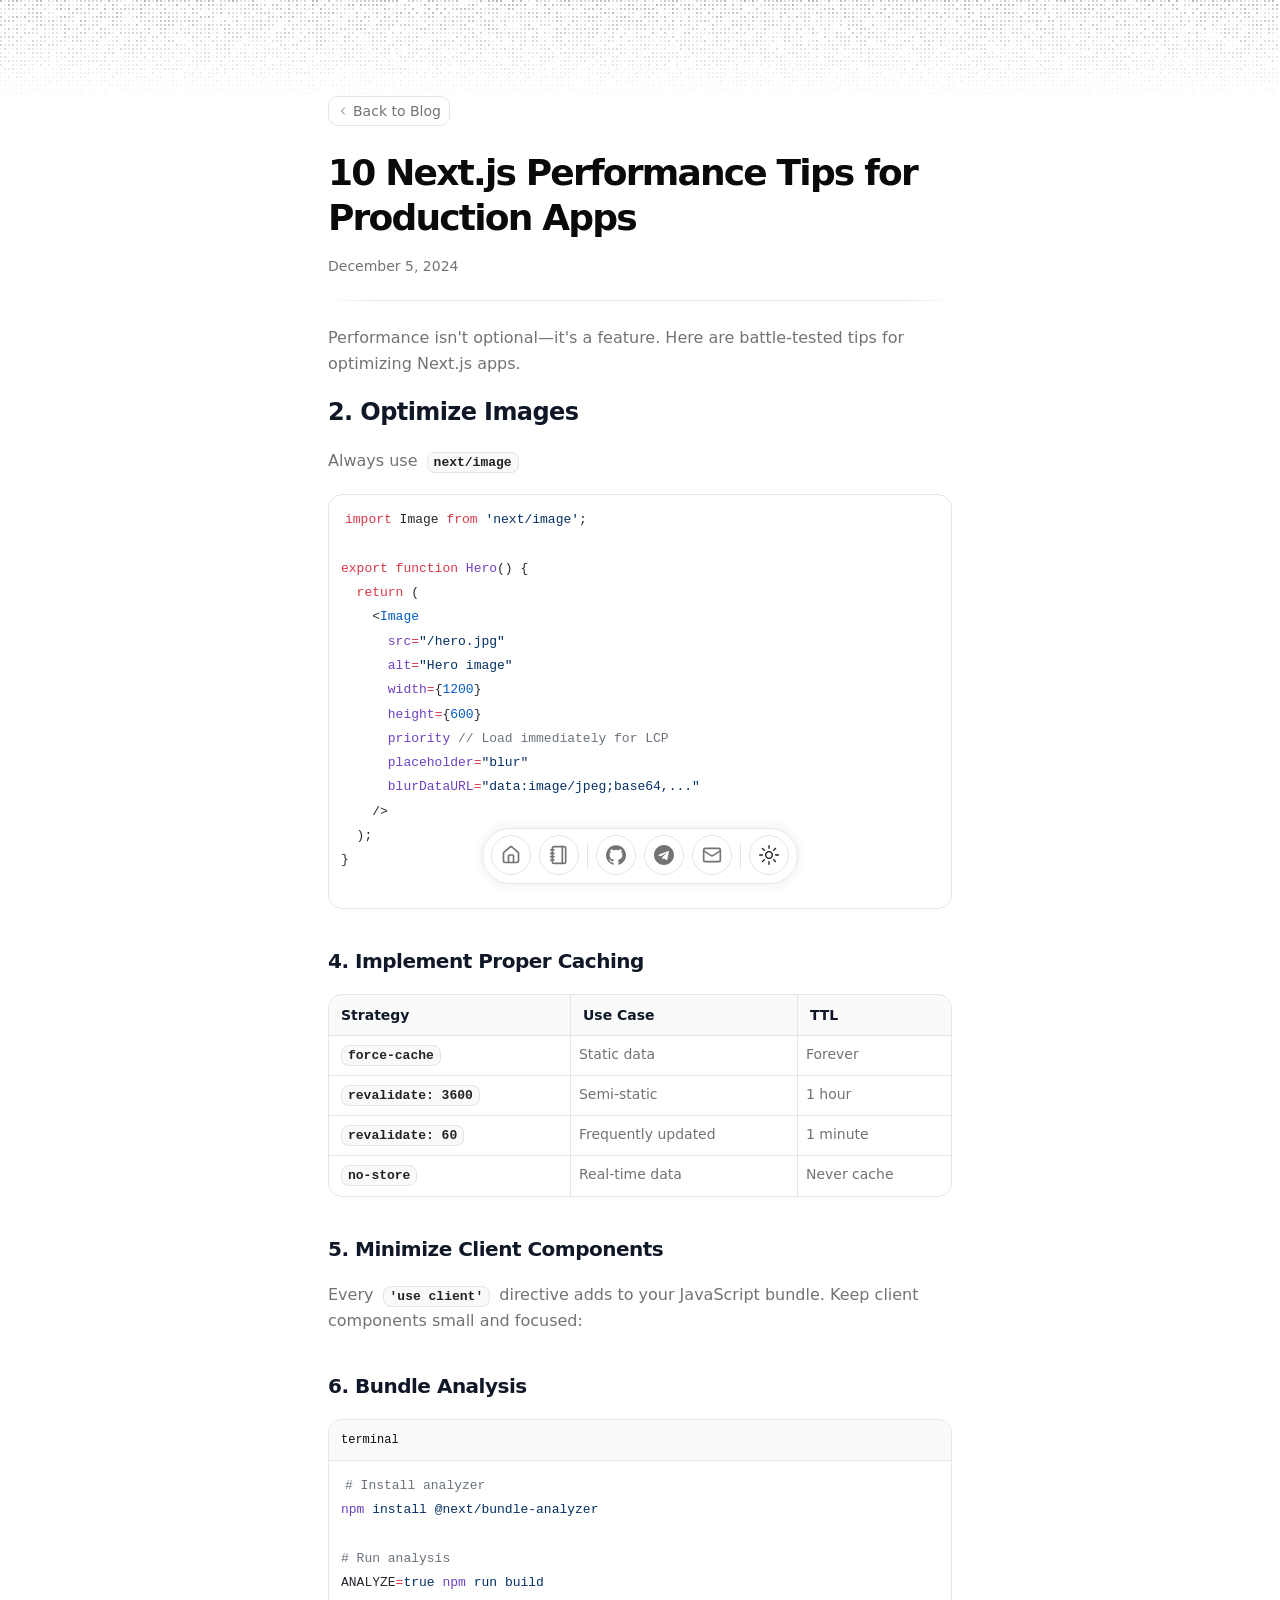
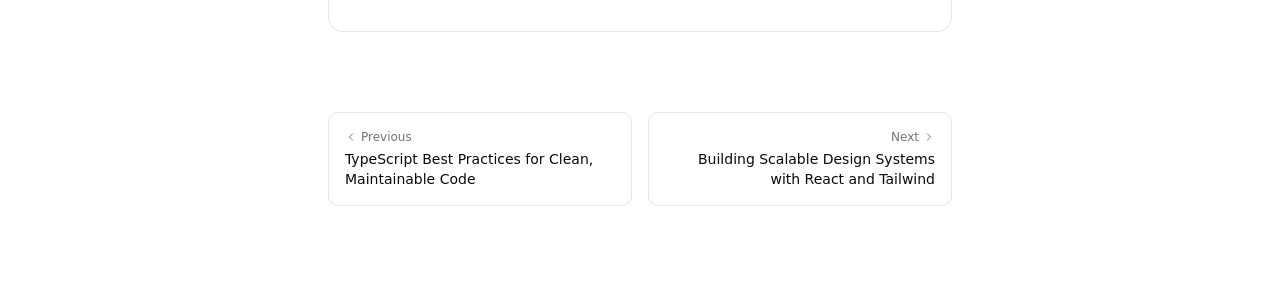
<file: blog/nextjs-performance-tips.html>
<!DOCTYPE html><!--akNHM1MeHprOpeVmnRWRX--><html lang="en"><head><meta charSet="utf-8"/><meta name="viewport" content="width=device-width, initial-scale=1"/><link rel="stylesheet" href="/_next/static/chunks/067ecd88c0dc08eb.css" data-precedence="next"/><link rel="preload" as="script" fetchPriority="low" href="/_next/static/chunks/224437fcecdb9dea.js"/><script src="/_next/static/chunks/594565624a70f7ad.js" async=""></script><script src="/_next/static/chunks/3d19402abc3c52f6.js" async=""></script><script src="/_next/static/chunks/daeb0c231b2fce1c.js" async=""></script><script src="/_next/static/chunks/turbopack-52712ed87ae1abf4.js" async=""></script><script src="/_next/static/chunks/6a21297094e6a497.js" async=""></script><script src="/_next/static/chunks/fc717ff24ae232ab.js" async=""></script><script src="/_next/static/chunks/5c0843859f7a8e01.js" async=""></script><script src="/_next/static/chunks/aa8100d928005d19.js" async=""></script><script src="/_next/static/chunks/483a12865e0bba97.js" async=""></script><script src="/_next/static/chunks/1d3be43a6dda29b7.js" async=""></script><script src="/_next/static/chunks/53b86187e45672b3.js" async=""></script><script src="/_next/static/chunks/c3a80b40992f9af9.js" async=""></script><title>10 Next.js Performance Tips for Production Apps | Tuan Philip</title><meta name="description" content="Practical optimization techniques to make your Next.js applications blazing fast in production."/><meta name="robots" content="index, follow"/><meta name="googlebot" content="index, follow, max-video-preview:-1, max-image-preview:large, max-snippet:-1"/><meta property="og:title" content="10 Next.js Performance Tips for Production Apps"/><meta property="og:description" content="Practical optimization techniques to make your Next.js applications blazing fast in production."/><meta property="og:url" content="https://tuanphilip.github.io/blog/nextjs-performance-tips"/><meta property="og:image" content="https://tuanphilip.github.iohttps//images.unsplash.com/photo-1460925895917-afdab827c52f?w=800&amp;h=192&amp;fit=crop"/><meta property="og:type" content="article"/><meta property="article:published_time" content="2024-12-05"/><meta name="twitter:card" content="summary_large_image"/><meta name="twitter:title" content="10 Next.js Performance Tips for Production Apps"/><meta name="twitter:description" content="Practical optimization techniques to make your Next.js applications blazing fast in production."/><meta name="twitter:image" content="https://tuanphilip.github.iohttps//images.unsplash.com/photo-1460925895917-afdab827c52f?w=800&amp;h=192&amp;fit=crop"/><link rel="icon" href="/favicon.ico?favicon.0b3bf435.ico" sizes="256x256" type="image/x-icon"/><script src="/_next/static/chunks/a6dad97d9634a72d.js" noModule=""></script></head><body class="min-h-screen bg-background font-sans antialiased relative"><div hidden=""><!--$--><!--/$--></div><script>((a,b,c,d,e,f,g,h)=>{let i=document.documentElement,j=["light","dark"];function k(b){var c;(Array.isArray(a)?a:[a]).forEach(a=>{let c="class"===a,d=c&&f?e.map(a=>f[a]||a):e;c?(i.classList.remove(...d),i.classList.add(f&&f[b]?f[b]:b)):i.setAttribute(a,b)}),c=b,h&&j.includes(c)&&(i.style.colorScheme=c)}if(d)k(d);else try{let a=localStorage.getItem(b)||c,d=g&&"system"===a?window.matchMedia("(prefers-color-scheme: dark)").matches?"dark":"light":a;k(d)}catch(a){}})("class","theme","light",null,["light","dark"],null,true,true)</script><div class="absolute inset-0 top-0 left-0 right-0 h-[100px] overflow-hidden z-0"><div class="h-full w-full" style="mask-image:linear-gradient(to bottom, black, transparent);-webkit-mask-image:linear-gradient(to bottom, black, transparent)"><canvas class="pointer-events-none" style="width:0;height:0"></canvas></div></div><div class="relative z-10 max-w-2xl mx-auto py-12 pb-24 sm:py-24 px-6"><section id="blog"><script type="application/ld+json">{"@context":"https://schema.org","@type":"BlogPosting","headline":"10 Next.js Performance Tips for Production Apps","datePublished":"2024-12-05","dateModified":"2024-12-05","description":"Practical optimization techniques to make your Next.js applications blazing fast in production.","image":"https://tuanphilip.github.iohttps://images.unsplash.com/photo-1460925895917-afdab827c52f?w=800&h=192&fit=crop","url":"https://tuanphilip.github.io/blog/nextjs-performance-tips","author":{"@type":"Person","name":"Tuan Philip"}}</script><div class="flex justify-start gap-4 items-center"><a class="text-sm text-muted-foreground hover:text-foreground transition-colors border border-border rounded-lg px-2 py-1 inline-flex items-center gap-1 mb-6 group" aria-label="Back to Blog" href="/blog"><svg xmlns="http://www.w3.org/2000/svg" width="24" height="24" viewBox="0 0 24 24" fill="none" stroke="currentColor" stroke-width="2" stroke-linecap="round" stroke-linejoin="round" class="lucide lucide-chevron-left size-3 group-hover:-translate-x-px transition-transform" aria-hidden="true"><path d="m15 18-6-6 6-6"></path></svg>Back to Blog</a></div><div class="flex flex-col gap-4"><h1 class="title font-semibold text-3xl md:text-4xl tracking-tighter leading-tight">10 Next.js Performance Tips for Production Apps</h1><p class="text-sm text-muted-foreground">December 5, 2024</p></div><div class="my-6 flex w-full items-center"><div class="flex-1 h-px bg-border" style="mask-image:linear-gradient(90deg, transparent, black 8%, black 92%, transparent);-webkit-mask-image:linear-gradient(90deg, transparent, black 8%, black 92%, transparent)"></div></div><article class="prose max-w-full text-pretty font-sans leading-relaxed text-muted-foreground dark:prose-invert"><p>Performance isn&#x27;t optional—it&#x27;s a feature. Here are battle-tested tips for optimizing Next.js apps.</p>
<h1>2. Optimize Images</h1>
<p>Always use <code class="px-1.5 py-0.5 rounded-md bg-muted/60 dark:bg-muted/40 text-sm font-mono text-foreground/90">next/image</code></p>
<div class="group relative rounded-xl overflow-hidden border border-border"><pre class="p-0! m-0! overflow-x-auto"><button class="inline-flex items-center justify-center whitespace-nowrap text-sm font-medium focus-visible:outline-none focus-visible:ring-1 focus-visible:ring-ring disabled:pointer-events-none disabled:opacity-50 bg-background hover:bg-accent hover:text-accent-foreground absolute size-8 text-primary cursor-pointer right-3 opacity-100 lg:opacity-0 lg:group-hover:opacity-100 transition-opacity rounded-md border border-border shadow-none top-3" aria-label="Copy code"><svg xmlns="http://www.w3.org/2000/svg" width="24" height="24" viewBox="0 0 24 24" fill="none" stroke="currentColor" stroke-width="2" stroke-linecap="round" stroke-linejoin="round" class="lucide lucide-copy size-4" aria-hidden="true"><rect width="14" height="14" x="8" y="8" rx="2" ry="2"></rect><path d="M4 16c-1.1 0-2-.9-2-2V4c0-1.1.9-2 2-2h10c1.1 0 2 .9 2 2"></path></svg></button><div class="p-4"><code class="language-tsx">import Image from &#x27;next/image&#x27;;

export function Hero() {
  return (
    &lt;Image
      src=&quot;/hero.jpg&quot;
      alt=&quot;Hero image&quot;
      width={1200}
      height={600}
      priority // Load immediately for LCP
      placeholder=&quot;blur&quot;
      blurDataURL=&quot;data:image/jpeg;base64,...&quot;
    /&gt;
  );
}
</code></div></pre></div>
<h2>4. Implement Proper Caching</h2>
<div class="my-6 border border-border rounded-xl overflow-hidden"><div class="w-full overflow-x-auto"><table class="m-0! w-full min-w-full border-separate border-spacing-0"><thead><tr><th>Strategy</th><th>Use Case</th><th>TTL</th></tr></thead><tbody><tr><td><code class="px-1.5 py-0.5 rounded-md bg-muted/60 dark:bg-muted/40 text-sm font-mono text-foreground/90">force-cache</code></td><td>Static data</td><td>Forever</td></tr><tr><td><code class="px-1.5 py-0.5 rounded-md bg-muted/60 dark:bg-muted/40 text-sm font-mono text-foreground/90">revalidate: 3600</code></td><td>Semi-static</td><td>1 hour</td></tr><tr><td><code class="px-1.5 py-0.5 rounded-md bg-muted/60 dark:bg-muted/40 text-sm font-mono text-foreground/90">revalidate: 60</code></td><td>Frequently updated</td><td>1 minute</td></tr><tr><td><code class="px-1.5 py-0.5 rounded-md bg-muted/60 dark:bg-muted/40 text-sm font-mono text-foreground/90">no-store</code></td><td>Real-time data</td><td>Never cache</td></tr></tbody></table></div></div>
<h2>5. Minimize Client Components</h2>
<p>Every <code class="px-1.5 py-0.5 rounded-md bg-muted/60 dark:bg-muted/40 text-sm font-mono text-foreground/90">&#x27;use client&#x27;</code> directive adds to your JavaScript bundle. Keep client components small and focused:</p>
<h2>6. Bundle Analysis</h2>
<div class="group relative rounded-xl overflow-hidden border border-border"><pre class="p-0! m-0! overflow-x-auto"><button class="inline-flex items-center justify-center whitespace-nowrap text-sm font-medium focus-visible:outline-none focus-visible:ring-1 focus-visible:ring-ring disabled:pointer-events-none disabled:opacity-50 bg-background hover:bg-accent hover:text-accent-foreground absolute size-8 text-primary cursor-pointer right-3 opacity-100 lg:opacity-0 lg:group-hover:opacity-100 transition-opacity rounded-md border border-border shadow-none top-3" aria-label="Copy code"><svg xmlns="http://www.w3.org/2000/svg" width="24" height="24" viewBox="0 0 24 24" fill="none" stroke="currentColor" stroke-width="2" stroke-linecap="round" stroke-linejoin="round" class="lucide lucide-copy size-4" aria-hidden="true"><rect width="14" height="14" x="8" y="8" rx="2" ry="2"></rect><path d="M4 16c-1.1 0-2-.9-2-2V4c0-1.1.9-2 2-2h10c1.1 0 2 .9 2 2"></path></svg></button><div class="p-4"><code class="language-bash" data-meta="title=&quot;terminal&quot;" data-title="terminal"># Install analyzer
npm install @next/bundle-analyzer

# Run analysis
ANALYZE=true npm run build
</code></div></pre></div></article><nav class="mt-12 pt-8 max-w-2xl"><div class="flex flex-col sm:flex-row justify-between gap-4"><a class="group flex-1 flex flex-col gap-1 p-4 rounded-lg border border-border hover:bg-accent/50 transition-colors" href="/blog/typescript-best-practices"><span class="flex items-center gap-1 text-xs text-muted-foreground"><svg xmlns="http://www.w3.org/2000/svg" width="24" height="24" viewBox="0 0 24 24" fill="none" stroke="currentColor" stroke-width="2" stroke-linecap="round" stroke-linejoin="round" class="lucide lucide-chevron-left size-3" aria-hidden="true"><path d="m15 18-6-6 6-6"></path></svg>Previous</span><span class="text-sm font-medium group-hover:text-foreground transition-colors whitespace-normal wrap-break-word">TypeScript Best Practices for Clean, Maintainable Code</span></a><a class="group flex-1 flex flex-col gap-1 p-4 rounded-lg border border-border hover:bg-accent/50 transition-colors text-right" href="/blog/building-design-systems"><span class="flex items-center justify-end gap-1 text-xs text-muted-foreground">Next<svg xmlns="http://www.w3.org/2000/svg" width="24" height="24" viewBox="0 0 24 24" fill="none" stroke="currentColor" stroke-width="2" stroke-linecap="round" stroke-linejoin="round" class="lucide lucide-chevron-right size-3" aria-hidden="true"><path d="m9 18 6-6-6-6"></path></svg></span><span class="text-sm font-medium group-hover:text-foreground transition-colors whitespace-normal wrap-break-word">Building Scalable Design Systems with React and Tailwind</span></a></div></nav></section><!--$--><!--/$--></div><div class="pointer-events-none fixed inset-x-0 bottom-4 z-30"><div class="items-end justify-center overflow-visible rounded-full z-50 pointer-events-auto relative h-14 p-2 w-fit mx-auto flex gap-2 border bg-card/90 backdrop-blur-3xl shadow-[0_0_10px_3px] shadow-primary/5"><a href="/" data-state="closed"><div class="relative flex aspect-square items-center justify-center shrink-0 rounded-3xl cursor-pointer size-full bg-background p-0 text-muted-foreground hover:text-foreground hover:bg-muted backdrop-blur-3xl border border-border transition-colors" style="width:40px;height:40px"><div class="flex items-center justify-center" style="width:20px;height:20px"><svg xmlns="http://www.w3.org/2000/svg" width="24" height="24" viewBox="0 0 24 24" fill="none" stroke="currentColor" stroke-width="2" stroke-linecap="round" stroke-linejoin="round" class="lucide lucide-house size-full rounded-sm overflow-hidden object-contain" aria-hidden="true"><path d="M15 21v-8a1 1 0 0 0-1-1h-4a1 1 0 0 0-1 1v8"></path><path d="M3 10a2 2 0 0 1 .709-1.528l7-6a2 2 0 0 1 2.582 0l7 6A2 2 0 0 1 21 10v9a2 2 0 0 1-2 2H5a2 2 0 0 1-2-2z"></path></svg></div></div></a><a href="/blog" data-state="closed"><div class="relative flex aspect-square items-center justify-center shrink-0 rounded-3xl cursor-pointer size-full bg-background p-0 text-muted-foreground hover:text-foreground hover:bg-muted backdrop-blur-3xl border border-border transition-colors" style="width:40px;height:40px"><div class="flex items-center justify-center" style="width:20px;height:20px"><svg xmlns="http://www.w3.org/2000/svg" width="24" height="24" viewBox="0 0 24 24" fill="none" stroke="currentColor" stroke-width="2" stroke-linecap="round" stroke-linejoin="round" class="lucide lucide-notebook size-full rounded-sm overflow-hidden object-contain" aria-hidden="true"><path d="M2 6h4"></path><path d="M2 10h4"></path><path d="M2 14h4"></path><path d="M2 18h4"></path><rect width="16" height="20" x="4" y="2" rx="2"></rect><path d="M16 2v20"></path></svg></div></div></a><div data-orientation="vertical" role="none" class="shrink-0 h-2/3 m-auto w-px bg-border"></div><a href="https://github.com/tuanphilip" target="_blank" rel="noopener noreferrer" data-state="closed"><div class="relative flex aspect-square items-center justify-center shrink-0 rounded-3xl cursor-pointer size-full bg-background p-0 text-muted-foreground hover:text-foreground hover:bg-muted backdrop-blur-3xl border border-border transition-colors" style="width:40px;height:40px"><div class="flex items-center justify-center" style="width:20px;height:20px"><svg viewBox="0 0 438.549 438.549" xmlns="http://www.w3.org/2000/svg" role="img" class="size-full rounded-sm overflow-hidden object-contain"><title>GitHub</title><path fill="currentColor" d="M409.132 114.573c-19.608-33.596-46.205-60.194-79.798-79.8-33.598-19.607-70.277-29.408-110.063-29.408-39.781 0-76.472 9.804-110.063 29.408-33.596 19.605-60.192 46.204-79.8 79.8C9.803 148.168 0 184.854 0 224.63c0 47.78 13.94 90.745 41.827 128.906 27.884 38.164 63.906 64.572 108.063 79.227 5.14.954 8.945.283 11.419-1.996 2.475-2.282 3.711-5.14 3.711-8.562 0-.571-.049-5.708-.144-15.417a2549.81 2549.81 0 01-.144-25.406l-6.567 1.136c-4.187.767-9.469 1.092-15.846 1-6.374-.089-12.991-.757-19.842-1.999-6.854-1.231-13.229-4.086-19.13-8.559-5.898-4.473-10.085-10.328-12.56-17.556l-2.855-6.57c-1.903-4.374-4.899-9.233-8.992-14.559-4.093-5.331-8.232-8.945-12.419-10.848l-1.999-1.431c-1.332-.951-2.568-2.098-3.711-3.429-1.142-1.331-1.997-2.663-2.568-3.997-.572-1.335-.098-2.43 1.427-3.289 1.525-.859 4.281-1.276 8.28-1.276l5.708.853c3.807.763 8.516 3.042 14.133 6.851 5.614 3.806 10.229 8.754 13.846 14.842 4.38 7.806 9.657 13.754 15.846 17.847 6.184 4.093 12.419 6.136 18.699 6.136 6.28 0 11.704-.476 16.274-1.423 4.565-.952 8.848-2.383 12.847-4.285 1.713-12.758 6.377-22.559 13.988-29.41-10.848-1.14-20.601-2.857-29.264-5.14-8.658-2.286-17.605-5.996-26.835-11.14-9.235-5.137-16.896-11.516-22.985-19.126-6.09-7.614-11.088-17.61-14.987-29.979-3.901-12.374-5.852-26.648-5.852-42.826 0-23.035 7.52-42.637 22.557-58.817-7.044-17.318-6.379-36.732 1.997-58.24 5.52-1.715 13.706-.428 24.554 3.853 10.85 4.283 18.794 7.952 23.84 10.994 5.046 3.041 9.089 5.618 12.135 7.708 17.705-4.947 35.976-7.421 54.818-7.421s37.117 2.474 54.823 7.421l10.849-6.849c7.419-4.57 16.18-8.758 26.262-12.565 10.088-3.805 17.802-4.853 23.134-3.138 8.562 21.509 9.325 40.922 2.279 58.24 15.036 16.18 22.559 35.787 22.559 58.817 0 16.178-1.958 30.497-5.853 42.966-3.9 12.471-8.941 22.457-15.125 29.979-6.191 7.521-13.901 13.85-23.131 18.986-9.232 5.14-18.182 8.85-26.84 11.136-8.662 2.286-18.415 4.004-29.263 5.146 9.894 8.562 14.842 22.077 14.842 40.539v60.237c0 3.422 1.19 6.279 3.572 8.562 2.379 2.279 6.136 2.95 11.276 1.995 44.163-14.653 80.185-41.062 108.068-79.226 27.88-38.161 41.825-81.126 41.825-128.906-.01-39.771-9.818-76.454-29.414-110.049z"></path></svg></div></div></a><a href="https://t.me/tuanphilip" target="_blank" rel="noopener noreferrer" data-state="closed"><div class="relative flex aspect-square items-center justify-center shrink-0 rounded-3xl cursor-pointer size-full bg-background p-0 text-muted-foreground hover:text-foreground hover:bg-muted backdrop-blur-3xl border border-border transition-colors" style="width:40px;height:40px"><div class="flex items-center justify-center" style="width:20px;height:20px"><svg role="img" viewBox="0 0 24 24" fill="currentColor" xmlns="http://www.w3.org/2000/svg" class="size-full rounded-sm overflow-hidden object-contain"><title>Telegram</title><path d="M12 0C5.373 0 0 5.373 0 12s5.373 12 12 12 12-5.373 12-12S18.627 0 12 0zm5.894 8.221l-1.97 9.28c-.145.658-.537.818-1.084.508l-3-2.21-1.446 1.394c-.16.16-.295.295-.605.295l.213-3.053 5.56-5.023c.242-.213-.054-.333-.373-.121l-6.871 4.326-2.962-.924c-.643-.204-.657-.643.136-.953l11.57-4.461c.537-.196 1.006.128.832.922z"></path></svg></div></div></a><a href="mailto:tuanphuong.vu.hut@gmail.com" data-state="closed"><div class="relative flex aspect-square items-center justify-center shrink-0 rounded-3xl cursor-pointer size-full bg-background p-0 text-muted-foreground hover:text-foreground hover:bg-muted backdrop-blur-3xl border border-border transition-colors" style="width:40px;height:40px"><div class="flex items-center justify-center" style="width:20px;height:20px"><svg xmlns="http://www.w3.org/2000/svg" width="24" height="24" viewBox="0 0 24 24" fill="none" stroke="currentColor" stroke-width="2" stroke-linecap="round" stroke-linejoin="round" class="lucide lucide-mail size-full rounded-sm overflow-hidden object-contain" aria-hidden="true"><path d="m22 7-8.991 5.727a2 2 0 0 1-2.009 0L2 7"></path><rect x="2" y="4" width="20" height="16" rx="2"></rect></svg></div></div></a><div data-orientation="vertical" role="none" class="shrink-0 h-2/3 m-auto w-px bg-border"></div><div class="relative flex aspect-square items-center justify-center shrink-0 rounded-3xl cursor-pointer size-full bg-background p-0 text-muted-foreground hover:text-foreground hover:bg-muted backdrop-blur-3xl border border-border transition-colors" style="width:40px;height:40px"><div class="flex items-center justify-center" style="width:20px;height:20px"><button class="inline-flex items-center justify-center whitespace-nowrap text-sm font-medium transition-colors focus-visible:outline-none focus-visible:ring-1 focus-visible:ring-ring disabled:pointer-events-none disabled:opacity-50 text-primary underline-offset-4 hover:underline rounded-full size-full cursor-pointer" type="button"><svg width="15" height="15" viewBox="0 0 15 15" fill="none" xmlns="http://www.w3.org/2000/svg" class="h-full w-full"><path d="M7.5 0C7.77614 0 8 0.223858 8 0.5V2.5C8 2.77614 7.77614 3 7.5 3C7.22386 3 7 2.77614 7 2.5V0.5C7 0.223858 7.22386 0 7.5 0ZM2.1967 2.1967C2.39196 2.00144 2.70854 2.00144 2.90381 2.1967L4.31802 3.61091C4.51328 3.80617 4.51328 4.12276 4.31802 4.31802C4.12276 4.51328 3.80617 4.51328 3.61091 4.31802L2.1967 2.90381C2.00144 2.70854 2.00144 2.39196 2.1967 2.1967ZM0.5 7C0.223858 7 0 7.22386 0 7.5C0 7.77614 0.223858 8 0.5 8H2.5C2.77614 8 3 7.77614 3 7.5C3 7.22386 2.77614 7 2.5 7H0.5ZM2.1967 12.8033C2.00144 12.608 2.00144 12.2915 2.1967 12.0962L3.61091 10.682C3.80617 10.4867 4.12276 10.4867 4.31802 10.682C4.51328 10.8772 4.51328 11.1938 4.31802 11.3891L2.90381 12.8033C2.70854 12.9986 2.39196 12.9986 2.1967 12.8033ZM12.5 7C12.2239 7 12 7.22386 12 7.5C12 7.77614 12.2239 8 12.5 8H14.5C14.7761 8 15 7.77614 15 7.5C15 7.22386 14.7761 7 14.5 7H12.5ZM10.682 4.31802C10.4867 4.12276 10.4867 3.80617 10.682 3.61091L12.0962 2.1967C12.2915 2.00144 12.608 2.00144 12.8033 2.1967C12.9986 2.39196 12.9986 2.70854 12.8033 2.90381L11.3891 4.31802C11.1938 4.51328 10.8772 4.51328 10.682 4.31802ZM8 12.5C8 12.2239 7.77614 12 7.5 12C7.22386 12 7 12.2239 7 12.5V14.5C7 14.7761 7.22386 15 7.5 15C7.77614 15 8 14.7761 8 14.5V12.5ZM10.682 10.682C10.8772 10.4867 11.1938 10.4867 11.3891 10.682L12.8033 12.0962C12.9986 12.2915 12.9986 12.608 12.8033 12.8033C12.608 12.9986 12.2915 12.9986 12.0962 12.8033L10.682 11.3891C10.4867 11.1938 10.4867 10.8772 10.682 10.682ZM5.5 7.5C5.5 6.39543 6.39543 5.5 7.5 5.5C8.60457 5.5 9.5 6.39543 9.5 7.5C9.5 8.60457 8.60457 9.5 7.5 9.5C6.39543 9.5 5.5 8.60457 5.5 7.5ZM7.5 4.5C5.84315 4.5 4.5 5.84315 4.5 7.5C4.5 9.15685 5.84315 10.5 7.5 10.5C9.15685 10.5 10.5 9.15685 10.5 7.5C10.5 5.84315 9.15685 4.5 7.5 4.5Z" fill="currentColor" fill-rule="evenodd" clip-rule="evenodd"></path></svg><svg width="15" height="15" viewBox="0 0 15 15" fill="none" xmlns="http://www.w3.org/2000/svg" class="hidden h-full w-full"><path d="M2.89998 0.499976C2.89998 0.279062 2.72089 0.0999756 2.49998 0.0999756C2.27906 0.0999756 2.09998 0.279062 2.09998 0.499976V1.09998H1.49998C1.27906 1.09998 1.09998 1.27906 1.09998 1.49998C1.09998 1.72089 1.27906 1.89998 1.49998 1.89998H2.09998V2.49998C2.09998 2.72089 2.27906 2.89998 2.49998 2.89998C2.72089 2.89998 2.89998 2.72089 2.89998 2.49998V1.89998H3.49998C3.72089 1.89998 3.89998 1.72089 3.89998 1.49998C3.89998 1.27906 3.72089 1.09998 3.49998 1.09998H2.89998V0.499976ZM5.89998 3.49998C5.89998 3.27906 5.72089 3.09998 5.49998 3.09998C5.27906 3.09998 5.09998 3.27906 5.09998 3.49998V4.09998H4.49998C4.27906 4.09998 4.09998 4.27906 4.09998 4.49998C4.09998 4.72089 4.27906 4.89998 4.49998 4.89998H5.09998V5.49998C5.09998 5.72089 5.27906 5.89998 5.49998 5.89998C5.72089 5.89998 5.89998 5.72089 5.89998 5.49998V4.89998H6.49998C6.72089 4.89998 6.89998 4.72089 6.89998 4.49998C6.89998 4.27906 6.72089 4.09998 6.49998 4.09998H5.89998V3.49998ZM1.89998 6.49998C1.89998 6.27906 1.72089 6.09998 1.49998 6.09998C1.27906 6.09998 1.09998 6.27906 1.09998 6.49998V7.09998H0.499976C0.279062 7.09998 0.0999756 7.27906 0.0999756 7.49998C0.0999756 7.72089 0.279062 7.89998 0.499976 7.89998H1.09998V8.49998C1.09998 8.72089 1.27906 8.89997 1.49998 8.89997C1.72089 8.89997 1.89998 8.72089 1.89998 8.49998V7.89998H2.49998C2.72089 7.89998 2.89998 7.72089 2.89998 7.49998C2.89998 7.27906 2.72089 7.09998 2.49998 7.09998H1.89998V6.49998ZM8.54406 0.98184L8.24618 0.941586C8.03275 0.917676 7.90692 1.1655 8.02936 1.34194C8.17013 1.54479 8.29981 1.75592 8.41754 1.97445C8.91878 2.90485 9.20322 3.96932 9.20322 5.10022C9.20322 8.37201 6.82247 11.0878 3.69887 11.6097C3.45736 11.65 3.20988 11.6772 2.96008 11.6906C2.74563 11.702 2.62729 11.9535 2.77721 12.1072C2.84551 12.1773 2.91535 12.2458 2.98667 12.3128L3.05883 12.3795L3.31883 12.6045L3.50684 12.7532L3.62796 12.8433L3.81491 12.9742L3.99079 13.089C4.11175 13.1651 4.23536 13.2375 4.36157 13.3059L4.62496 13.4412L4.88553 13.5607L5.18837 13.6828L5.43169 13.7686C5.56564 13.8128 5.70149 13.8529 5.83857 13.8885C5.94262 13.9155 6.04767 13.9401 6.15405 13.9622C6.27993 13.9883 6.40713 14.0109 6.53544 14.0298L6.85241 14.0685L7.11934 14.0892C7.24637 14.0965 7.37436 14.1002 7.50322 14.1002C11.1483 14.1002 14.1032 11.1453 14.1032 7.50023C14.1032 7.25044 14.0893 7.00389 14.0623 6.76131L14.0255 6.48407C13.991 6.26083 13.9453 6.04129 13.8891 5.82642C13.8213 5.56709 13.7382 5.31398 13.6409 5.06881L13.5279 4.80132L13.4507 4.63542L13.3766 4.48666C13.2178 4.17773 13.0353 3.88295 12.8312 3.60423L12.6782 3.40352L12.4793 3.16432L12.3157 2.98361L12.1961 2.85951L12.0355 2.70246L11.8134 2.50184L11.4925 2.24191L11.2483 2.06498L10.9562 1.87446L10.6346 1.68894L10.3073 1.52378L10.1938 1.47176L9.95488 1.3706L9.67791 1.2669L9.42566 1.1846L9.10075 1.09489L8.83599 1.03486L8.54406 0.98184ZM10.4032 5.30023C10.4032 4.27588 10.2002 3.29829 9.83244 2.40604C11.7623 3.28995 13.1032 5.23862 13.1032 7.50023C13.1032 10.593 10.596 13.1002 7.50322 13.1002C6.63646 13.1002 5.81597 12.9036 5.08355 12.5522C6.5419 12.0941 7.81081 11.2082 8.74322 10.0416C8.87963 10.2284 9.10028 10.3497 9.34928 10.3497C9.76349 10.3497 10.0993 10.0139 10.0993 9.59971C10.0993 9.24256 9.84965 8.94373 9.51535 8.86816C9.57741 8.75165 9.63653 8.63334 9.6926 8.51332C9.88358 8.63163 10.1088 8.69993 10.35 8.69993C11.0403 8.69993 11.6 8.14028 11.6 7.44993C11.6 6.75976 11.0406 6.20024 10.3505 6.19993C10.3853 5.90487 10.4032 5.60464 10.4032 5.30023Z" fill="currentColor" fill-rule="evenodd" clip-rule="evenodd"></path></svg></button></div></div></div></div><script src="/_next/static/chunks/224437fcecdb9dea.js" id="_R_" async=""></script><script>(self.__next_f=self.__next_f||[]).push([0])</script><script>self.__next_f.push([1,"1:\"$Sreact.fragment\"\n2:I[27423,[\"/_next/static/chunks/6a21297094e6a497.js\",\"/_next/static/chunks/fc717ff24ae232ab.js\",\"/_next/static/chunks/5c0843859f7a8e01.js\",\"/_next/static/chunks/aa8100d928005d19.js\"],\"ThemeProvider\"]\n3:I[46798,[\"/_next/static/chunks/6a21297094e6a497.js\",\"/_next/static/chunks/fc717ff24ae232ab.js\",\"/_next/static/chunks/5c0843859f7a8e01.js\",\"/_next/static/chunks/aa8100d928005d19.js\"],\"TooltipProvider\"]\n4:I[66171,[\"/_next/static/chunks/6a21297094e6a497.js\",\"/_next/static/chunks/fc717ff24ae232ab.js\",\"/_next/static/chunks/5c0843859f7a8e01.js\",\"/_next/static/chunks/aa8100d928005d19.js\"],\"FlickeringGrid\"]\n5:I[92337,[\"/_next/static/chunks/483a12865e0bba97.js\",\"/_next/static/chunks/1d3be43a6dda29b7.js\"],\"default\"]\n6:I[64226,[\"/_next/static/chunks/483a12865e0bba97.js\",\"/_next/static/chunks/1d3be43a6dda29b7.js\"],\"default\"]\n7:I[8331,[\"/_next/static/chunks/6a21297094e6a497.js\",\"/_next/static/chunks/fc717ff24ae232ab.js\",\"/_next/static/chunks/5c0843859f7a8e01.js\",\"/_next/static/chunks/aa8100d928005d19.js\",\"/_next/static/chunks/53b86187e45672b3.js\",\"/_next/static/chunks/c3a80b40992f9af9.js\"],\"\"]\n8:I[72504,[\"/_next/static/chunks/6a21297094e6a497.js\",\"/_next/static/chunks/fc717ff24ae232ab.js\",\"/_next/static/chunks/5c0843859f7a8e01.js\",\"/_next/static/chunks/aa8100d928005d19.js\"],\"Dock\"]\n9:I[46798,[\"/_next/static/chunks/6a21297094e6a497.js\",\"/_next/static/chunks/fc717ff24ae232ab.js\",\"/_next/static/chunks/5c0843859f7a8e01.js\",\"/_next/static/chunks/aa8100d928005d19.js\"],\"Tooltip\"]\na:I[46798,[\"/_next/static/chunks/6a21297094e6a497.js\",\"/_next/static/chunks/fc717ff24ae232ab.js\",\"/_next/static/chunks/5c0843859f7a8e01.js\",\"/_next/static/chunks/aa8100d928005d19.js\"],\"TooltipTrigger\"]\nb:I[72504,[\"/_next/static/chunks/6a21297094e6a497.js\",\"/_next/static/chunks/fc717ff24ae232ab.js\",\"/_next/static/chunks/5c0843859f7a8e01.js\",\"/_next/static/chunks/aa8100d928005d19.js\"],\"DockIcon\"]\n19:I[54354,[],\"default\"]\n:HL[\"/_next/static/chunks/067ecd88c0dc08eb.css\",\"style\"]\n"])</script><script>self.__next_f.push([1,"0:{\"P\":null,\"b\":\"akNHM1MeHprOpeVmnRWRX\",\"c\":[\"\",\"blog\",\"nextjs-performance-tips\"],\"q\":\"\",\"i\":false,\"f\":[[[\"\",{\"children\":[\"blog\",{\"children\":[[\"slug\",\"nextjs-performance-tips\",\"d\"],{\"children\":[\"__PAGE__\",{}]}]}]},\"$undefined\",\"$undefined\",true],[[\"$\",\"$1\",\"c\",{\"children\":[[[\"$\",\"link\",\"0\",{\"rel\":\"stylesheet\",\"href\":\"/_next/static/chunks/067ecd88c0dc08eb.css\",\"precedence\":\"next\",\"crossOrigin\":\"$undefined\",\"nonce\":\"$undefined\"}],[\"$\",\"script\",\"script-0\",{\"src\":\"/_next/static/chunks/6a21297094e6a497.js\",\"async\":true,\"nonce\":\"$undefined\"}],[\"$\",\"script\",\"script-1\",{\"src\":\"/_next/static/chunks/fc717ff24ae232ab.js\",\"async\":true,\"nonce\":\"$undefined\"}],[\"$\",\"script\",\"script-2\",{\"src\":\"/_next/static/chunks/5c0843859f7a8e01.js\",\"async\":true,\"nonce\":\"$undefined\"}],[\"$\",\"script\",\"script-3\",{\"src\":\"/_next/static/chunks/aa8100d928005d19.js\",\"async\":true,\"nonce\":\"$undefined\"}]],[\"$\",\"html\",null,{\"lang\":\"en\",\"suppressHydrationWarning\":true,\"children\":[\"$\",\"body\",null,{\"className\":\"min-h-screen bg-background font-sans antialiased relative\",\"children\":[\"$\",\"$L2\",null,{\"attribute\":\"class\",\"defaultTheme\":\"light\",\"children\":[\"$\",\"$L3\",null,{\"delayDuration\":0,\"children\":[[\"$\",\"div\",null,{\"className\":\"absolute inset-0 top-0 left-0 right-0 h-[100px] overflow-hidden z-0\",\"children\":[\"$\",\"$L4\",null,{\"className\":\"h-full w-full\",\"squareSize\":2,\"gridGap\":2,\"style\":{\"maskImage\":\"linear-gradient(to bottom, black, transparent)\",\"WebkitMaskImage\":\"linear-gradient(to bottom, black, transparent)\"}}]}],[\"$\",\"div\",null,{\"className\":\"relative z-10 max-w-2xl mx-auto py-12 pb-24 sm:py-24 px-6\",\"children\":[\"$\",\"$L5\",null,{\"parallelRouterKey\":\"children\",\"error\":\"$undefined\",\"errorStyles\":\"$undefined\",\"errorScripts\":\"$undefined\",\"template\":[\"$\",\"$L6\",null,{}],\"templateStyles\":\"$undefined\",\"templateScripts\":\"$undefined\",\"notFound\":[[\"$\",\"div\",null,{\"className\":\"min-h-[calc(100vh-12rem)] flex flex-col\",\"children\":[\"$\",\"div\",null,{\"className\":\"flex-1 flex items-center justify-center p-8\",\"children\":[\"$\",\"div\",null,{\"className\":\"flex flex-col items-center text-center max-w-md relative\",\"children\":[[\"$\",\"h1\",null,{\"className\":\"text-[200px] font-semibold font-mono bg-linear-to-b from-primary/30 to-secondary/10 text-transparent bg-clip-text absolute -top-40 left-1/2 -translate-x-1/2 mask-[linear-gradient(to_bottom,black,black_20%,transparent_80%)] tracking-tighter uppercase [-webkit-text-stroke:3px_hsl(var(--primary)/0.6)]\",\"children\":\"404\"}],[\"$\",\"h2\",null,{\"className\":\"text-4xl tracking-tight font-semibold text-foreground mb-2\",\"children\":\"Page Not Found\"}],[\"$\",\"p\",null,{\"className\":\"text-muted-foreground mb-8 text-balance tracking-tight font-medium\",\"children\":\"The page you're looking for doesn't exist or may have been moved.\"}],[\"$\",\"div\",null,{\"className\":\"flex flex-col sm:flex-row gap-3\",\"children\":[\"$\",\"$L7\",null,{\"href\":\"/\",\"children\":[\"$\",\"button\",null,{\"className\":\"inline-flex items-center justify-center whitespace-nowrap rounded-md text-sm font-medium transition-colors focus-visible:outline-none focus-visible:ring-1 focus-visible:ring-ring disabled:pointer-events-none disabled:opacity-50 border border-input bg-background shadow-sm hover:bg-accent hover:text-accent-foreground h-9 px-4 py-2 gap-2 cursor-pointer\",\"ref\":\"$undefined\",\"children\":[[\"$\",\"svg\",null,{\"ref\":\"$undefined\",\"xmlns\":\"http://www.w3.org/2000/svg\",\"width\":24,\"height\":24,\"viewBox\":\"0 0 24 24\",\"fill\":\"none\",\"stroke\":\"currentColor\",\"strokeWidth\":2,\"strokeLinecap\":\"round\",\"strokeLinejoin\":\"round\",\"className\":\"lucide lucide-house h-4 w-4\",\"aria-hidden\":\"true\",\"children\":[[\"$\",\"path\",\"5wwlr5\",{\"d\":\"M15 21v-8a1 1 0 0 0-1-1h-4a1 1 0 0 0-1 1v8\"}],[\"$\",\"path\",\"r6nss1\",{\"d\":\"M3 10a2 2 0 0 1 .709-1.528l7-6a2 2 0 0 1 2.582 0l7 6A2 2 0 0 1 21 10v9a2 2 0 0 1-2 2H5a2 2 0 0 1-2-2z\"}],\"$undefined\"]}],\"Go to Home\"]}]}]}]]}]}]}],[]],\"forbidden\":\"$undefined\",\"unauthorized\":\"$undefined\"}]}],[\"$\",\"div\",null,{\"className\":\"pointer-events-none fixed inset-x-0 bottom-4 z-30\",\"children\":[\"$\",\"$L8\",null,{\"className\":\"z-50 pointer-events-auto relative h-14 p-2 w-fit mx-auto flex gap-2 border bg-card/90 backdrop-blur-3xl shadow-[0_0_10px_3px] shadow-primary/5\",\"children\":[[[\"$\",\"$L9\",\"/\",{\"children\":[[\"$\",\"$La\",null,{\"asChild\":true,\"children\":[\"$\",\"a\",null,{\"href\":\"/\",\"target\":\"$undefined\",\"rel\":\"$undefined\",\"children\":[\"$\",\"$Lb\",null,{\"className\":\"rounded-3xl cursor-pointer size-full bg-background p-0 text-muted-foreground hover:text-foreground hover:bg-muted backdrop-blur-3xl border border-border transition-colors\",\"children\":\"$Lc\"}]}]}],\"$Ld\"]}],\"$Le\"],\"$Lf\",[\"$L10\",\"$L11\",\"$L12\"],\"$L13\",\"$L14\"]}]}]]}]}]}]}]]}],{\"children\":[\"$L15\",{\"children\":[\"$L16\",{\"children\":[\"$L17\",{},null,false,false]},null,false,false]},null,false,false]},null,false,false],\"$L18\",false]],\"m\":\"$undefined\",\"G\":[\"$19\",[]],\"S\":true}\n"])</script><script>self.__next_f.push([1,"1a:I[46798,[\"/_next/static/chunks/6a21297094e6a497.js\",\"/_next/static/chunks/fc717ff24ae232ab.js\",\"/_next/static/chunks/5c0843859f7a8e01.js\",\"/_next/static/chunks/aa8100d928005d19.js\"],\"TooltipContent\"]\n1b:I[46798,[\"/_next/static/chunks/6a21297094e6a497.js\",\"/_next/static/chunks/fc717ff24ae232ab.js\",\"/_next/static/chunks/5c0843859f7a8e01.js\",\"/_next/static/chunks/aa8100d928005d19.js\"],\"TooltipArrow\"]\n1c:I[72436,[\"/_next/static/chunks/6a21297094e6a497.js\",\"/_next/static/chunks/fc717ff24ae232ab.js\",\"/_next/static/chunks/5c0843859f7a8e01.js\",\"/_next/static/chunks/aa8100d928005d19.js\"],\"Separator\"]\n1e:I[15022,[\"/_next/static/chunks/6a21297094e6a497.js\",\"/_next/static/chunks/fc717ff24ae232ab.js\",\"/_next/static/chunks/5c0843859f7a8e01.js\",\"/_next/static/chunks/aa8100d928005d19.js\"],\"ModeToggle\"]\n20:I[2718,[\"/_next/static/chunks/483a12865e0bba97.js\",\"/_next/static/chunks/1d3be43a6dda29b7.js\"],\"OutletBoundary\"]\n21:\"$Sreact.suspense\"\n23:I[2718,[\"/_next/static/chunks/483a12865e0bba97.js\",\"/_next/static/chunks/1d3be43a6dda29b7.js\"],\"ViewportBoundary\"]\n25:I[2718,[\"/_next/static/chunks/483a12865e0bba97.js\",\"/_next/static/chunks/1d3be43a6dda29b7.js\"],\"MetadataBoundary\"]\nc:[\"$\",\"svg\",null,{\"ref\":\"$undefined\",\"xmlns\":\"http://www.w3.org/2000/svg\",\"width\":24,\"height\":24,\"viewBox\":\"0 0 24 24\",\"fill\":\"none\",\"stroke\":\"currentColor\",\"strokeWidth\":2,\"strokeLinecap\":\"round\",\"strokeLinejoin\":\"round\",\"className\":\"lucide lucide-house size-full rounded-sm overflow-hidden object-contain\",\"aria-hidden\":\"true\",\"children\":[[\"$\",\"path\",\"5wwlr5\",{\"d\":\"M15 21v-8a1 1 0 0 0-1-1h-4a1 1 0 0 0-1 1v8\"}],[\"$\",\"path\",\"r6nss1\",{\"d\":\"M3 10a2 2 0 0 1 .709-1.528l7-6a2 2 0 0 1 2.582 0l7 6A2 2 0 0 1 21 10v9a2 2 0 0 1-2 2H5a2 2 0 0 1-2-2z\"}],\"$undefined\"]}]\nd:[\"$\",\"$L1a\",null,{\"side\":\"top\",\"sideOffset\":8,\"className\":\"rounded-xl bg-primary text-primary-foreground px-4 py-2 text-sm shadow-[0_10px_40px_-10px_rgba(0,0,0,0.3)] dark:shadow-[0_10px_40px_-10px_rgba(0,0,0,0.5)]\",\"children\":[[\"$\",\"p\",null,{\"children\":\"Home\"}],[\"$\",\"$L1b\",null,{\"className\":\"fill-primary\"}]]}]\ne:[\"$\",\"$L9\",\"/blog\",{\"children\":[[\"$\",\"$La\",null,{\"asChild\":true,\"children\":[\"$\",\"a\",null,{\"href\":\"/blog\",\"target\":\"$undefined\",\"rel\":\"$undefined\",\"children\":[\"$\",\"$Lb\",null,{\"className\":\"rounded-3xl cursor-pointer size-full bg-background p-0 text-muted-foreground hover:text-foreground hover:bg-muted backdrop-blur-3xl border border-border transition-colors\",\"children\":[\"$\",\"svg\",null,{\"ref\":\"$undefined\",\"xmlns\":\"http://www.w3.org/2000/svg\",\"width\":24,\"height\":24,\"viewBox\":\"0 0 24 24\",\"fill\":\"none\",\"stroke\":\"currentColor\",\"strokeWidth\":2,\"strokeLinecap\":\"round\",\"strokeLinejoin\":\"round\",\"className\":\"lucide lucide-notebook size-full rounded-sm overflow-hidden object-contain\",\"aria-hidden\":\"true\",\"children\":[[\"$\",\"path\",\"aawbzj\",{\"d\":\"M2 6h4\"}],[\"$\",\"path\",\"l0bgd4\",{\"d\":\"M2 10h4\"}],[\"$\",\"path\",\"1gsvsf\",{\"d\":\"M2 14h4\"}],[\"$\",\"path\",\"1bu2t1\",{\"d\":\"M2 18h4\"}],[\"$\",\"rect\",\"1nb95v\",{\"width\":\"16\",\"height\":\"20\",\"x\":\"4\",\"y\":\"2\",\"rx\":\"2\"}],[\"$\",\"path\",\"rotuqe\",{\"d\":\"M16 2v20\"}],\"$undefined\"]}]}]}]}],[\"$\",\"$L1a\",null,{\"side\":\"top\",\"sideOffset\":8,\"className\":\"rounded-xl bg-primary text-primary-foreground px-4 py-2 text-sm shadow-[0_10px_40px_-10px_rgba(0,0,0,0.3)] dark:shadow-[0_10px_40px_-10px_rgba(0,0,0,0.5)]\",\"children\":[[\"$\",\"p\",null,{\"children\":\"Blog\"}],[\"$\",\"$L1b\",null,{\"className\":\"fill-primary\"}]]}]]}]\nf:[\"$\",\"$L1c\",null,{\"orientation\":\"vertical\",\"className\":\"h-2/3 m-auto w-px bg-border\"}]\n1d:T843,"])</script><script>self.__next_f.push([1,"M409.132 114.573c-19.608-33.596-46.205-60.194-79.798-79.8-33.598-19.607-70.277-29.408-110.063-29.408-39.781 0-76.472 9.804-110.063 29.408-33.596 19.605-60.192 46.204-79.8 79.8C9.803 148.168 0 184.854 0 224.63c0 47.78 13.94 90.745 41.827 128.906 27.884 38.164 63.906 64.572 108.063 79.227 5.14.954 8.945.283 11.419-1.996 2.475-2.282 3.711-5.14 3.711-8.562 0-.571-.049-5.708-.144-15.417a2549.81 2549.81 0 01-.144-25.406l-6.567 1.136c-4.187.767-9.469 1.092-15.846 1-6.374-.089-12.991-.757-19.842-1.999-6.854-1.231-13.229-4.086-19.13-8.559-5.898-4.473-10.085-10.328-12.56-17.556l-2.855-6.57c-1.903-4.374-4.899-9.233-8.992-14.559-4.093-5.331-8.232-8.945-12.419-10.848l-1.999-1.431c-1.332-.951-2.568-2.098-3.711-3.429-1.142-1.331-1.997-2.663-2.568-3.997-.572-1.335-.098-2.43 1.427-3.289 1.525-.859 4.281-1.276 8.28-1.276l5.708.853c3.807.763 8.516 3.042 14.133 6.851 5.614 3.806 10.229 8.754 13.846 14.842 4.38 7.806 9.657 13.754 15.846 17.847 6.184 4.093 12.419 6.136 18.699 6.136 6.28 0 11.704-.476 16.274-1.423 4.565-.952 8.848-2.383 12.847-4.285 1.713-12.758 6.377-22.559 13.988-29.41-10.848-1.14-20.601-2.857-29.264-5.14-8.658-2.286-17.605-5.996-26.835-11.14-9.235-5.137-16.896-11.516-22.985-19.126-6.09-7.614-11.088-17.61-14.987-29.979-3.901-12.374-5.852-26.648-5.852-42.826 0-23.035 7.52-42.637 22.557-58.817-7.044-17.318-6.379-36.732 1.997-58.24 5.52-1.715 13.706-.428 24.554 3.853 10.85 4.283 18.794 7.952 23.84 10.994 5.046 3.041 9.089 5.618 12.135 7.708 17.705-4.947 35.976-7.421 54.818-7.421s37.117 2.474 54.823 7.421l10.849-6.849c7.419-4.57 16.18-8.758 26.262-12.565 10.088-3.805 17.802-4.853 23.134-3.138 8.562 21.509 9.325 40.922 2.279 58.24 15.036 16.18 22.559 35.787 22.559 58.817 0 16.178-1.958 30.497-5.853 42.966-3.9 12.471-8.941 22.457-15.125 29.979-6.191 7.521-13.901 13.85-23.131 18.986-9.232 5.14-18.182 8.85-26.84 11.136-8.662 2.286-18.415 4.004-29.263 5.146 9.894 8.562 14.842 22.077 14.842 40.539v60.237c0 3.422 1.19 6.279 3.572 8.562 2.379 2.279 6.136 2.95 11.276 1.995 44.163-14.653 80.185-41.062 108.068-79.226 27.88-38.161 41.825-81.126 41.825-128.906-.01-39.771-9.818-76.454-29.414-110.049z"])</script><script>self.__next_f.push([1,"10:[\"$\",\"$L9\",\"social-GitHub-0\",{\"children\":[[\"$\",\"$La\",null,{\"asChild\":true,\"children\":[\"$\",\"a\",null,{\"href\":\"https://github.com/tuanphilip\",\"target\":\"_blank\",\"rel\":\"noopener noreferrer\",\"children\":[\"$\",\"$Lb\",null,{\"className\":\"rounded-3xl cursor-pointer size-full bg-background p-0 text-muted-foreground hover:text-foreground hover:bg-muted backdrop-blur-3xl border border-border transition-colors\",\"children\":[\"$\",\"svg\",null,{\"viewBox\":\"0 0 438.549 438.549\",\"xmlns\":\"http://www.w3.org/2000/svg\",\"role\":\"img\",\"className\":\"size-full rounded-sm overflow-hidden object-contain\",\"children\":[[\"$\",\"title\",null,{\"children\":\"GitHub\"}],[\"$\",\"path\",null,{\"fill\":\"currentColor\",\"d\":\"$1d\"}]]}]}]}]}],[\"$\",\"$L1a\",null,{\"side\":\"top\",\"sideOffset\":8,\"className\":\"rounded-xl bg-primary text-primary-foreground px-4 py-2 text-sm shadow-[0_10px_40px_-10px_rgba(0,0,0,0.3)] dark:shadow-[0_10px_40px_-10px_rgba(0,0,0,0.5)]\",\"children\":[[\"$\",\"p\",null,{\"children\":\"GitHub\"}],[\"$\",\"$L1b\",null,{\"className\":\"fill-primary\"}]]}]]}]\n11:[\"$\",\"$L9\",\"social-Telegram-1\",{\"children\":[[\"$\",\"$La\",null,{\"asChild\":true,\"children\":[\"$\",\"a\",null,{\"href\":\"https://t.me/tuanphilip\",\"target\":\"_blank\",\"rel\":\"noopener noreferrer\",\"children\":[\"$\",\"$Lb\",null,{\"className\":\"rounded-3xl cursor-pointer size-full bg-background p-0 text-muted-foreground hover:text-foreground hover:bg-muted backdrop-blur-3xl border border-border transition-colors\",\"children\":[\"$\",\"svg\",null,{\"role\":\"img\",\"viewBox\":\"0 0 24 24\",\"fill\":\"currentColor\",\"xmlns\":\"http://www.w3.org/2000/svg\",\"className\":\"size-full rounded-sm overflow-hidden object-contain\",\"children\":[[\"$\",\"title\",null,{\"children\":\"Telegram\"}],[\"$\",\"path\",null,{\"d\":\"M12 0C5.373 0 0 5.373 0 12s5.373 12 12 12 12-5.373 12-12S18.627 0 12 0zm5.894 8.221l-1.97 9.28c-.145.658-.537.818-1.084.508l-3-2.21-1.446 1.394c-.16.16-.295.295-.605.295l.213-3.053 5.56-5.023c.242-.213-.054-.333-.373-.121l-6.871 4.326-2.962-.924c-.643-.204-.657-.643.136-.953l11.57-4.461c.537-.196 1.006.128.832.922z\"}]]}]}]}]}],[\"$\",\"$L1a\",null,{\"side\":\"top\",\"sideOffset\":8,\"className\":\"rounded-xl bg-primary text-primary-foreground px-4 py-2 text-sm shadow-[0_10px_40px_-10px_rgba(0,0,0,0.3)] dark:shadow-[0_10px_40px_-10px_rgba(0,0,0,0.5)]\",\"children\":[[\"$\",\"p\",null,{\"children\":\"Telegram\"}],[\"$\",\"$L1b\",null,{\"className\":\"fill-primary\"}]]}]]}]\n12:[\"$\",\"$L9\",\"social-Email-2\",{\"children\":[[\"$\",\"$La\",null,{\"asChild\":true,\"children\":[\"$\",\"a\",null,{\"href\":\"mailto:tuanphuong.vu.hut@gmail.com\",\"target\":\"$undefined\",\"rel\":\"$undefined\",\"children\":[\"$\",\"$Lb\",null,{\"className\":\"rounded-3xl cursor-pointer size-full bg-background p-0 text-muted-foreground hover:text-foreground hover:bg-muted backdrop-blur-3xl border border-border transition-colors\",\"children\":[\"$\",\"svg\",null,{\"ref\":\"$undefined\",\"xmlns\":\"http://www.w3.org/2000/svg\",\"width\":24,\"height\":24,\"viewBox\":\"0 0 24 24\",\"fill\":\"none\",\"stroke\":\"currentColor\",\"strokeWidth\":2,\"strokeLinecap\":\"round\",\"strokeLinejoin\":\"round\",\"className\":\"lucide lucide-mail size-full rounded-sm overflow-hidden object-contain\",\"aria-hidden\":\"true\",\"children\":[[\"$\",\"path\",\"132q7q\",{\"d\":\"m22 7-8.991 5.727a2 2 0 0 1-2.009 0L2 7\"}],[\"$\",\"rect\",\"izxlao\",{\"x\":\"2\",\"y\":\"4\",\"width\":\"20\",\"height\":\"16\",\"rx\":\"2\"}],\"$undefined\"]}]}]}]}],[\"$\",\"$L1a\",null,{\"side\":\"top\",\"sideOffset\":8,\"className\":\"rounded-xl bg-primary text-primary-foreground px-4 py-2 text-sm shadow-[0_10px_40px_-10px_rgba(0,0,0,0.3)] dark:shadow-[0_10px_40px_-10px_rgba(0,0,0,0.5)]\",\"children\":[[\"$\",\"p\",null,{\"children\":\"Email\"}],[\"$\",\"$L1b\",null,{\"className\":\"fill-primary\"}]]}]]}]\n13:[\"$\",\"$L1c\",null,{\"orientation\":\"vertical\",\"className\":\"h-2/3 m-auto w-px bg-border\"}]\n14:[\"$\",\"$L9\",null,{\"children\":[[\"$\",\"$La\",null,{\"asChild\":true,\"children\":[\"$\",\"$Lb\",null,{\"className\":\"rounded-3xl cursor-pointer size-full bg-background p-0 text-muted-foreground hover:text-foreground hover:bg-muted backdrop-blur-3xl border border-border transition-colors\",\"children\":[\"$\",\"$L1e\",null,{\"className\":\"size-full cursor-pointer\"}]}]}],[\"$\",\"$L1a\",null,{\"side\":\"top\",\"sideOffset\":8,\"className\":\"rounded-xl bg-primary text-primary-foregrou"])</script><script>self.__next_f.push([1,"nd px-4 py-2 text-sm shadow-[0_10px_40px_-10px_rgba(0,0,0,0.3)] dark:shadow-[0_10px_40px_-10px_rgba(0,0,0,0.5)]\",\"children\":[[\"$\",\"p\",null,{\"children\":\"Theme\"}],[\"$\",\"$L1b\",null,{\"className\":\"fill-primary\"}]]}]]}]\n15:[\"$\",\"$1\",\"c\",{\"children\":[null,[\"$\",\"$L5\",null,{\"parallelRouterKey\":\"children\",\"error\":\"$undefined\",\"errorStyles\":\"$undefined\",\"errorScripts\":\"$undefined\",\"template\":[\"$\",\"$L6\",null,{}],\"templateStyles\":\"$undefined\",\"templateScripts\":\"$undefined\",\"notFound\":\"$undefined\",\"forbidden\":\"$undefined\",\"unauthorized\":\"$undefined\"}]]}]\n16:[\"$\",\"$1\",\"c\",{\"children\":[null,[\"$\",\"$L5\",null,{\"parallelRouterKey\":\"children\",\"error\":\"$undefined\",\"errorStyles\":\"$undefined\",\"errorScripts\":\"$undefined\",\"template\":[\"$\",\"$L6\",null,{}],\"templateStyles\":\"$undefined\",\"templateScripts\":\"$undefined\",\"notFound\":\"$undefined\",\"forbidden\":\"$undefined\",\"unauthorized\":\"$undefined\"}]]}]\n17:[\"$\",\"$1\",\"c\",{\"children\":[\"$L1f\",[[\"$\",\"script\",\"script-0\",{\"src\":\"/_next/static/chunks/53b86187e45672b3.js\",\"async\":true,\"nonce\":\"$undefined\"}],[\"$\",\"script\",\"script-1\",{\"src\":\"/_next/static/chunks/c3a80b40992f9af9.js\",\"async\":true,\"nonce\":\"$undefined\"}]],[\"$\",\"$L20\",null,{\"children\":[\"$\",\"$21\",null,{\"name\":\"Next.MetadataOutlet\",\"children\":\"$@22\"}]}]]}]\n18:[\"$\",\"$1\",\"h\",{\"children\":[null,[\"$\",\"$L23\",null,{\"children\":\"$L24\"}],[\"$\",\"div\",null,{\"hidden\":true,\"children\":[\"$\",\"$L25\",null,{\"children\":[\"$\",\"$21\",null,{\"name\":\"Next.Metadata\",\"children\":\"$L26\"}]}]}],null]}]\n"])</script><script>self.__next_f.push([1,"27:I[51288,[\"/_next/static/chunks/6a21297094e6a497.js\",\"/_next/static/chunks/fc717ff24ae232ab.js\",\"/_next/static/chunks/5c0843859f7a8e01.js\",\"/_next/static/chunks/aa8100d928005d19.js\",\"/_next/static/chunks/53b86187e45672b3.js\",\"/_next/static/chunks/c3a80b40992f9af9.js\"],\"CodeBlock\",1]\n"])</script><script>self.__next_f.push([1,"1f:[\"$\",\"section\",null,{\"id\":\"blog\",\"children\":[[\"$\",\"script\",null,{\"type\":\"application/ld+json\",\"suppressHydrationWarning\":true,\"dangerouslySetInnerHTML\":{\"__html\":\"{\\\"@context\\\":\\\"https://schema.org\\\",\\\"@type\\\":\\\"BlogPosting\\\",\\\"headline\\\":\\\"10 Next.js Performance Tips for Production Apps\\\",\\\"datePublished\\\":\\\"2024-12-05\\\",\\\"dateModified\\\":\\\"2024-12-05\\\",\\\"description\\\":\\\"Practical optimization techniques to make your Next.js applications blazing fast in production.\\\",\\\"image\\\":\\\"https://tuanphilip.github.iohttps://images.unsplash.com/photo-1460925895917-afdab827c52f?w=800\u0026h=192\u0026fit=crop\\\",\\\"url\\\":\\\"https://tuanphilip.github.io/blog/nextjs-performance-tips\\\",\\\"author\\\":{\\\"@type\\\":\\\"Person\\\",\\\"name\\\":\\\"Tuan Philip\\\"}}\"}}],[\"$\",\"div\",null,{\"className\":\"flex justify-start gap-4 items-center\",\"children\":[\"$\",\"$L7\",null,{\"href\":\"/blog\",\"className\":\"text-sm text-muted-foreground hover:text-foreground transition-colors border border-border rounded-lg px-2 py-1 inline-flex items-center gap-1 mb-6 group\",\"aria-label\":\"Back to Blog\",\"children\":[[\"$\",\"svg\",null,{\"ref\":\"$undefined\",\"xmlns\":\"http://www.w3.org/2000/svg\",\"width\":24,\"height\":24,\"viewBox\":\"0 0 24 24\",\"fill\":\"none\",\"stroke\":\"currentColor\",\"strokeWidth\":2,\"strokeLinecap\":\"round\",\"strokeLinejoin\":\"round\",\"className\":\"lucide lucide-chevron-left size-3 group-hover:-translate-x-px transition-transform\",\"aria-hidden\":\"true\",\"children\":[[\"$\",\"path\",\"1wnfg3\",{\"d\":\"m15 18-6-6 6-6\"}],\"$undefined\"]}],\"Back to Blog\"]}]}],[\"$\",\"div\",null,{\"className\":\"flex flex-col gap-4\",\"children\":[[\"$\",\"h1\",null,{\"className\":\"title font-semibold text-3xl md:text-4xl tracking-tighter leading-tight\",\"children\":\"10 Next.js Performance Tips for Production Apps\"}],[\"$\",\"p\",null,{\"className\":\"text-sm text-muted-foreground\",\"children\":\"December 5, 2024\"}]]}],[\"$\",\"div\",null,{\"className\":\"my-6 flex w-full items-center\",\"children\":[\"$\",\"div\",null,{\"className\":\"flex-1 h-px bg-border\",\"style\":{\"maskImage\":\"linear-gradient(90deg, transparent, black 8%, black 92%, transparent)\",\"WebkitMaskImage\":\"linear-gradient(90deg, transparent, black 8%, black 92%, transparent)\"}}]}],[\"$\",\"article\",null,{\"className\":\"prose max-w-full text-pretty font-sans leading-relaxed text-muted-foreground dark:prose-invert\",\"children\":[[\"$\",\"p\",null,{\"children\":\"Performance isn't optional—it's a feature. Here are battle-tested tips for optimizing Next.js apps.\"}],\"\\n\",[\"$\",\"h1\",null,{\"children\":\"2. Optimize Images\"}],\"\\n\",[\"$\",\"p\",null,{\"children\":[\"Always use \",[\"$\",\"code\",null,{\"className\":\"px-1.5 py-0.5 rounded-md bg-muted/60 dark:bg-muted/40 text-sm font-mono text-foreground/90\",\"children\":\"next/image\"}]]}],\"\\n\",[\"$\",\"$L27\",null,{\"children\":[\"$\",\"code\",null,{\"className\":\"language-tsx\",\"children\":\"import Image from 'next/image';\\n\\nexport function Hero() {\\n  return (\\n    \u003cImage\\n      src=\\\"/hero.jpg\\\"\\n      alt=\\\"Hero image\\\"\\n      width={1200}\\n      height={600}\\n      priority // Load immediately for LCP\\n      placeholder=\\\"blur\\\"\\n      blurDataURL=\\\"data:image/jpeg;base64,...\\\"\\n    /\u003e\\n  );\\n}\\n\"}]}],\"\\n\",[\"$\",\"h2\",null,{\"children\":\"4. Implement Proper Caching\"}],\"\\n\",[\"$\",\"div\",null,{\"className\":\"my-6 border border-border rounded-xl overflow-hidden\",\"children\":[\"$\",\"div\",null,{\"className\":\"w-full overflow-x-auto\",\"children\":[\"$\",\"table\",null,{\"className\":\"m-0! w-full min-w-full border-separate border-spacing-0\",\"children\":[[\"$\",\"thead\",null,{\"children\":[\"$\",\"tr\",null,{\"children\":[[\"$\",\"th\",null,{\"children\":\"Strategy\"}],[\"$\",\"th\",null,{\"children\":\"Use Case\"}],[\"$\",\"th\",null,{\"children\":\"TTL\"}]]}]}],[\"$\",\"tbody\",null,{\"children\":[[\"$\",\"tr\",null,{\"children\":[[\"$\",\"td\",null,{\"children\":[\"$\",\"code\",null,{\"className\":\"px-1.5 py-0.5 rounded-md bg-muted/60 dark:bg-muted/40 text-sm font-mono text-foreground/90\",\"children\":\"force-cache\"}]}],[\"$\",\"td\",null,{\"children\":\"Static data\"}],[\"$\",\"td\",null,{\"children\":\"Forever\"}]]}],[\"$\",\"tr\",null,{\"children\":[[\"$\",\"td\",null,{\"children\":[\"$\",\"code\",null,{\"className\":\"px-1.5 py-0.5 rounded-md bg-muted/60 dark:bg-muted/40 text-sm font-mono text-foreground/90\",\"children\":\"revalidate: 3600\"}]}],\"$L28\",\"$L29\"]}],\"$L2a\",\"$L2b\"]}]]}]}]}],\"\\n\",\"$L2c\",\"\\n\",\"$L2d\",\"\\n\",\"$L2e\",\"\\n\",\"$L2f\"]}],\"$L30\"]}]\n"])</script><script>self.__next_f.push([1,"28:[\"$\",\"td\",null,{\"children\":\"Semi-static\"}]\n29:[\"$\",\"td\",null,{\"children\":\"1 hour\"}]\n2a:[\"$\",\"tr\",null,{\"children\":[[\"$\",\"td\",null,{\"children\":[\"$\",\"code\",null,{\"className\":\"px-1.5 py-0.5 rounded-md bg-muted/60 dark:bg-muted/40 text-sm font-mono text-foreground/90\",\"children\":\"revalidate: 60\"}]}],[\"$\",\"td\",null,{\"children\":\"Frequently updated\"}],[\"$\",\"td\",null,{\"children\":\"1 minute\"}]]}]\n2b:[\"$\",\"tr\",null,{\"children\":[[\"$\",\"td\",null,{\"children\":[\"$\",\"code\",null,{\"className\":\"px-1.5 py-0.5 rounded-md bg-muted/60 dark:bg-muted/40 text-sm font-mono text-foreground/90\",\"children\":\"no-store\"}]}],[\"$\",\"td\",null,{\"children\":\"Real-time data\"}],[\"$\",\"td\",null,{\"children\":\"Never cache\"}]]}]\n2c:[\"$\",\"h2\",null,{\"children\":\"5. Minimize Client Components\"}]\n2d:[\"$\",\"p\",null,{\"children\":[\"Every \",[\"$\",\"code\",null,{\"className\":\"px-1.5 py-0.5 rounded-md bg-muted/60 dark:bg-muted/40 text-sm font-mono text-foreground/90\",\"children\":\"'use client'\"}],\" directive adds to your JavaScript bundle. Keep client components small and focused:\"]}]\n2e:[\"$\",\"h2\",null,{\"children\":\"6. Bundle Analysis\"}]\n2f:[\"$\",\"$L27\",null,{\"children\":[\"$\",\"code\",null,{\"className\":\"language-bash\",\"data-meta\":\"title=\\\"terminal\\\"\",\"data-title\":\"terminal\",\"children\":\"# Install analyzer\\nnpm install @next/bundle-analyzer\\n\\n# Run analysis\\nANALYZE=true npm run build\\n\"}]}]\n"])</script><script>self.__next_f.push([1,"30:[\"$\",\"nav\",null,{\"className\":\"mt-12 pt-8 max-w-2xl\",\"children\":[\"$\",\"div\",null,{\"className\":\"flex flex-col sm:flex-row justify-between gap-4\",\"children\":[[\"$\",\"$L7\",null,{\"href\":\"/blog/typescript-best-practices\",\"className\":\"group flex-1 flex flex-col gap-1 p-4 rounded-lg border border-border hover:bg-accent/50 transition-colors\",\"children\":[[\"$\",\"span\",null,{\"className\":\"flex items-center gap-1 text-xs text-muted-foreground\",\"children\":[[\"$\",\"svg\",null,{\"ref\":\"$undefined\",\"xmlns\":\"http://www.w3.org/2000/svg\",\"width\":24,\"height\":24,\"viewBox\":\"0 0 24 24\",\"fill\":\"none\",\"stroke\":\"currentColor\",\"strokeWidth\":2,\"strokeLinecap\":\"round\",\"strokeLinejoin\":\"round\",\"className\":\"lucide lucide-chevron-left size-3\",\"aria-hidden\":\"true\",\"children\":[[\"$\",\"path\",\"1wnfg3\",{\"d\":\"m15 18-6-6 6-6\"}],\"$undefined\"]}],\"Previous\"]}],[\"$\",\"span\",null,{\"className\":\"text-sm font-medium group-hover:text-foreground transition-colors whitespace-normal wrap-break-word\",\"children\":\"TypeScript Best Practices for Clean, Maintainable Code\"}]]}],[\"$\",\"$L7\",null,{\"href\":\"/blog/building-design-systems\",\"className\":\"group flex-1 flex flex-col gap-1 p-4 rounded-lg border border-border hover:bg-accent/50 transition-colors text-right\",\"children\":[[\"$\",\"span\",null,{\"className\":\"flex items-center justify-end gap-1 text-xs text-muted-foreground\",\"children\":[\"Next\",[\"$\",\"svg\",null,{\"ref\":\"$undefined\",\"xmlns\":\"http://www.w3.org/2000/svg\",\"width\":24,\"height\":24,\"viewBox\":\"0 0 24 24\",\"fill\":\"none\",\"stroke\":\"currentColor\",\"strokeWidth\":2,\"strokeLinecap\":\"round\",\"strokeLinejoin\":\"round\",\"className\":\"lucide lucide-chevron-right size-3\",\"aria-hidden\":\"true\",\"children\":[[\"$\",\"path\",\"mthhwq\",{\"d\":\"m9 18 6-6-6-6\"}],\"$undefined\"]}]]}],[\"$\",\"span\",null,{\"className\":\"text-sm font-medium group-hover:text-foreground transition-colors whitespace-normal wrap-break-word\",\"children\":\"Building Scalable Design Systems with React and Tailwind\"}]]}]]}]}]\n"])</script><script>self.__next_f.push([1,"24:[[\"$\",\"meta\",\"0\",{\"charSet\":\"utf-8\"}],[\"$\",\"meta\",\"1\",{\"name\":\"viewport\",\"content\":\"width=device-width, initial-scale=1\"}]]\n"])</script><script>self.__next_f.push([1,"31:I[14638,[\"/_next/static/chunks/483a12865e0bba97.js\",\"/_next/static/chunks/1d3be43a6dda29b7.js\"],\"IconMark\"]\n22:null\n"])</script><script>self.__next_f.push([1,"26:[[\"$\",\"title\",\"0\",{\"children\":\"10 Next.js Performance Tips for Production Apps | Tuan Philip\"}],[\"$\",\"meta\",\"1\",{\"name\":\"description\",\"content\":\"Practical optimization techniques to make your Next.js applications blazing fast in production.\"}],[\"$\",\"meta\",\"2\",{\"name\":\"robots\",\"content\":\"index, follow\"}],[\"$\",\"meta\",\"3\",{\"name\":\"googlebot\",\"content\":\"index, follow, max-video-preview:-1, max-image-preview:large, max-snippet:-1\"}],[\"$\",\"meta\",\"4\",{\"property\":\"og:title\",\"content\":\"10 Next.js Performance Tips for Production Apps\"}],[\"$\",\"meta\",\"5\",{\"property\":\"og:description\",\"content\":\"Practical optimization techniques to make your Next.js applications blazing fast in production.\"}],[\"$\",\"meta\",\"6\",{\"property\":\"og:url\",\"content\":\"https://tuanphilip.github.io/blog/nextjs-performance-tips\"}],[\"$\",\"meta\",\"7\",{\"property\":\"og:image\",\"content\":\"https://tuanphilip.github.iohttps//images.unsplash.com/photo-1460925895917-afdab827c52f?w=800\u0026h=192\u0026fit=crop\"}],[\"$\",\"meta\",\"8\",{\"property\":\"og:type\",\"content\":\"article\"}],[\"$\",\"meta\",\"9\",{\"property\":\"article:published_time\",\"content\":\"2024-12-05\"}],[\"$\",\"meta\",\"10\",{\"name\":\"twitter:card\",\"content\":\"summary_large_image\"}],[\"$\",\"meta\",\"11\",{\"name\":\"twitter:title\",\"content\":\"10 Next.js Performance Tips for Production Apps\"}],[\"$\",\"meta\",\"12\",{\"name\":\"twitter:description\",\"content\":\"Practical optimization techniques to make your Next.js applications blazing fast in production.\"}],[\"$\",\"meta\",\"13\",{\"name\":\"twitter:image\",\"content\":\"https://tuanphilip.github.iohttps//images.unsplash.com/photo-1460925895917-afdab827c52f?w=800\u0026h=192\u0026fit=crop\"}],[\"$\",\"link\",\"14\",{\"rel\":\"icon\",\"href\":\"/favicon.ico?favicon.0b3bf435.ico\",\"sizes\":\"256x256\",\"type\":\"image/x-icon\"}],[\"$\",\"$L31\",\"15\",{}]]\n"])</script></body></html>
</file>
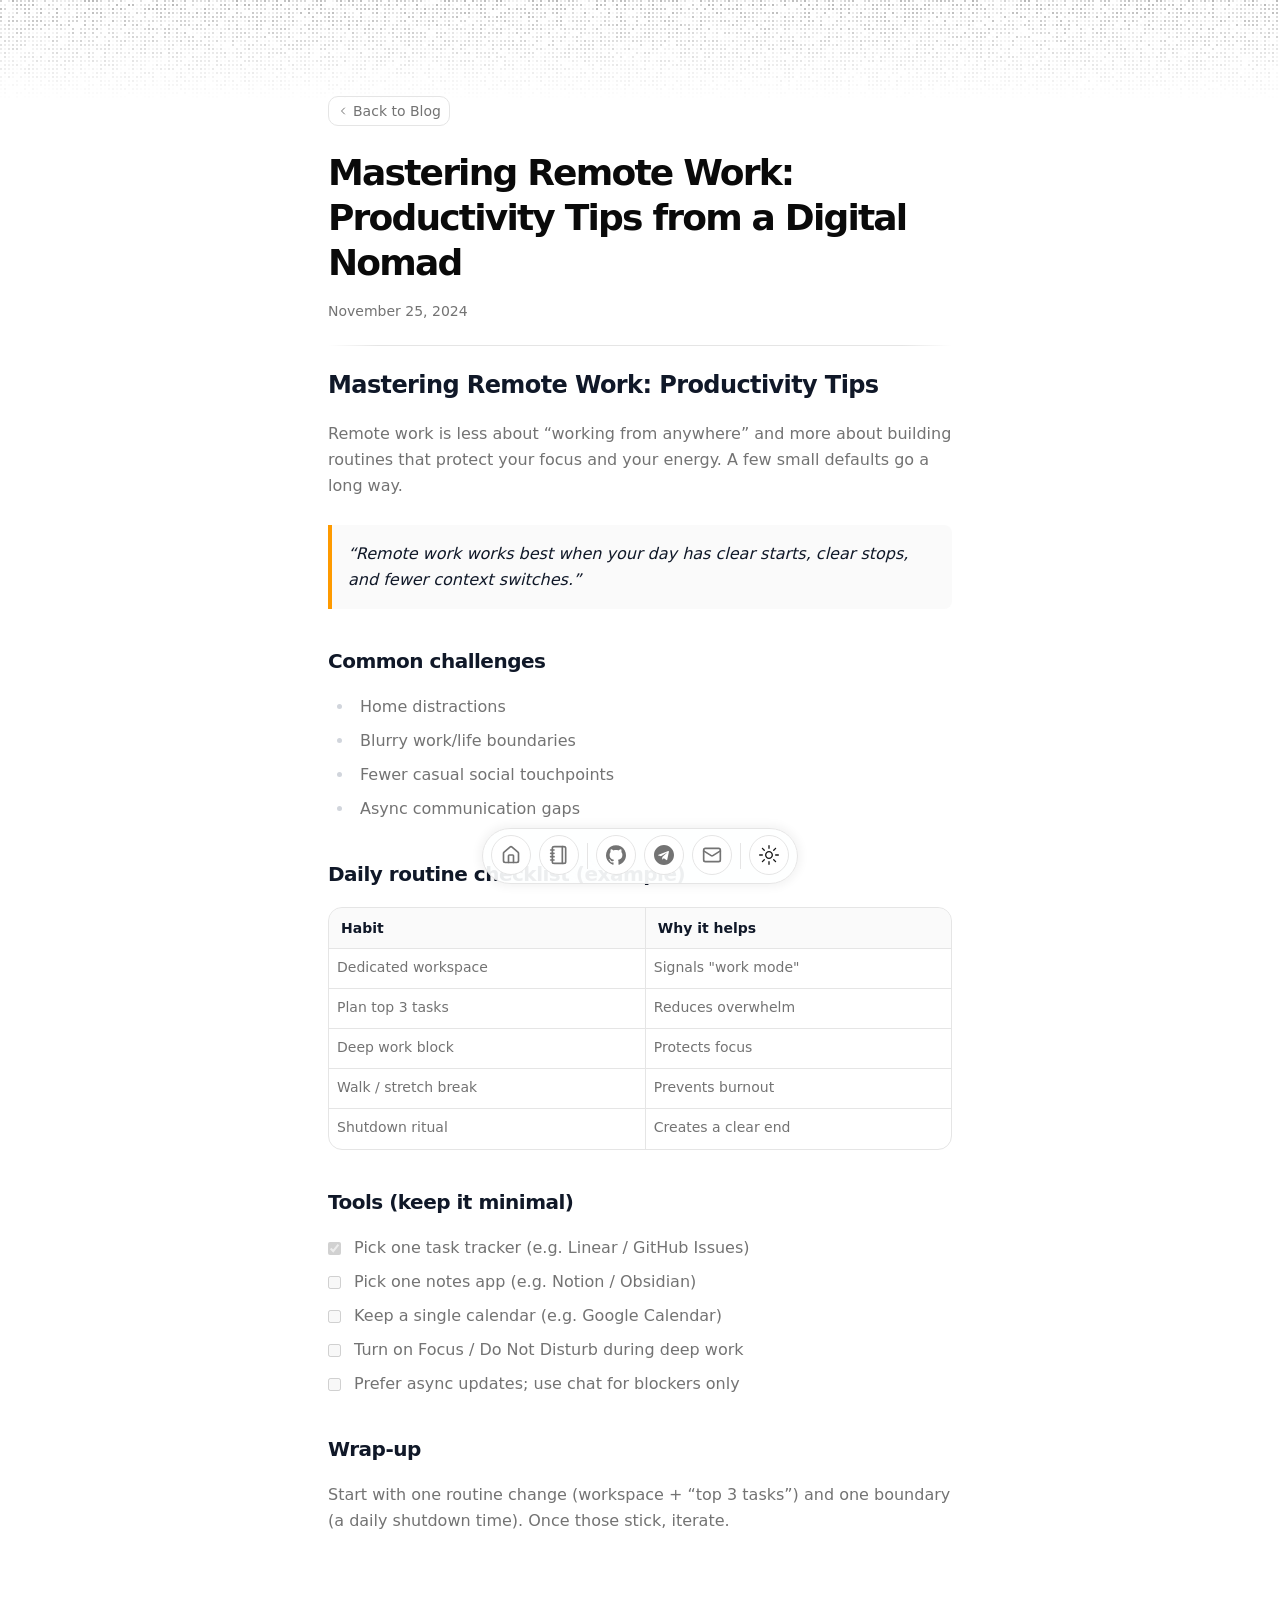
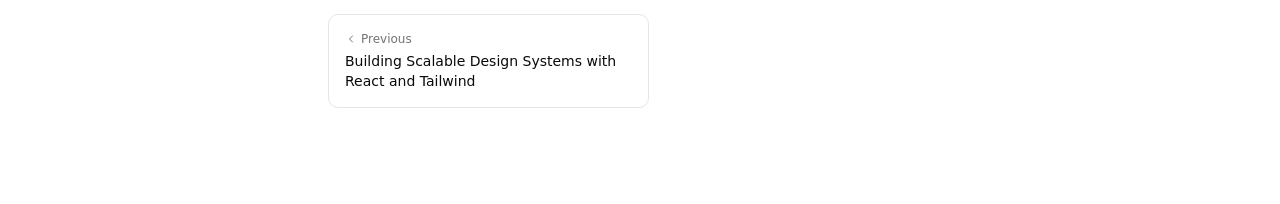
<file: blog/remote-work-productivity.html>
<!DOCTYPE html><!--akNHM1MeHprOpeVmnRWRX--><html lang="en"><head><meta charSet="utf-8"/><meta name="viewport" content="width=device-width, initial-scale=1"/><link rel="stylesheet" href="/_next/static/chunks/067ecd88c0dc08eb.css" data-precedence="next"/><link rel="preload" as="script" fetchPriority="low" href="/_next/static/chunks/224437fcecdb9dea.js"/><script src="/_next/static/chunks/594565624a70f7ad.js" async=""></script><script src="/_next/static/chunks/3d19402abc3c52f6.js" async=""></script><script src="/_next/static/chunks/daeb0c231b2fce1c.js" async=""></script><script src="/_next/static/chunks/turbopack-52712ed87ae1abf4.js" async=""></script><script src="/_next/static/chunks/6a21297094e6a497.js" async=""></script><script src="/_next/static/chunks/fc717ff24ae232ab.js" async=""></script><script src="/_next/static/chunks/5c0843859f7a8e01.js" async=""></script><script src="/_next/static/chunks/aa8100d928005d19.js" async=""></script><script src="/_next/static/chunks/483a12865e0bba97.js" async=""></script><script src="/_next/static/chunks/1d3be43a6dda29b7.js" async=""></script><script src="/_next/static/chunks/53b86187e45672b3.js" async=""></script><script src="/_next/static/chunks/c3a80b40992f9af9.js" async=""></script><title>Mastering Remote Work: Productivity Tips from a Digital Nomad | Tuan Philip</title><meta name="description" content="Practical strategies for staying productive, focused, and balanced while working remotely, based on years of experience."/><meta name="robots" content="index, follow"/><meta name="googlebot" content="index, follow, max-video-preview:-1, max-image-preview:large, max-snippet:-1"/><meta property="og:title" content="Mastering Remote Work: Productivity Tips from a Digital Nomad"/><meta property="og:description" content="Practical strategies for staying productive, focused, and balanced while working remotely, based on years of experience."/><meta property="og:url" content="https://tuanphilip.github.io/blog/remote-work-productivity"/><meta property="og:image" content="https://tuanphilip.github.iohttps//images.unsplash.com/photo-1521791136064-7986c2920216?w=800&amp;h=192&amp;fit=crop"/><meta property="og:type" content="article"/><meta property="article:published_time" content="2024-11-25"/><meta name="twitter:card" content="summary_large_image"/><meta name="twitter:title" content="Mastering Remote Work: Productivity Tips from a Digital Nomad"/><meta name="twitter:description" content="Practical strategies for staying productive, focused, and balanced while working remotely, based on years of experience."/><meta name="twitter:image" content="https://tuanphilip.github.iohttps//images.unsplash.com/photo-1521791136064-7986c2920216?w=800&amp;h=192&amp;fit=crop"/><link rel="icon" href="/favicon.ico?favicon.0b3bf435.ico" sizes="256x256" type="image/x-icon"/><script src="/_next/static/chunks/a6dad97d9634a72d.js" noModule=""></script></head><body class="min-h-screen bg-background font-sans antialiased relative"><div hidden=""><!--$--><!--/$--></div><script>((a,b,c,d,e,f,g,h)=>{let i=document.documentElement,j=["light","dark"];function k(b){var c;(Array.isArray(a)?a:[a]).forEach(a=>{let c="class"===a,d=c&&f?e.map(a=>f[a]||a):e;c?(i.classList.remove(...d),i.classList.add(f&&f[b]?f[b]:b)):i.setAttribute(a,b)}),c=b,h&&j.includes(c)&&(i.style.colorScheme=c)}if(d)k(d);else try{let a=localStorage.getItem(b)||c,d=g&&"system"===a?window.matchMedia("(prefers-color-scheme: dark)").matches?"dark":"light":a;k(d)}catch(a){}})("class","theme","light",null,["light","dark"],null,true,true)</script><div class="absolute inset-0 top-0 left-0 right-0 h-[100px] overflow-hidden z-0"><div class="h-full w-full" style="mask-image:linear-gradient(to bottom, black, transparent);-webkit-mask-image:linear-gradient(to bottom, black, transparent)"><canvas class="pointer-events-none" style="width:0;height:0"></canvas></div></div><div class="relative z-10 max-w-2xl mx-auto py-12 pb-24 sm:py-24 px-6"><section id="blog"><script type="application/ld+json">{"@context":"https://schema.org","@type":"BlogPosting","headline":"Mastering Remote Work: Productivity Tips from a Digital Nomad","datePublished":"2024-11-25","dateModified":"2024-11-25","description":"Practical strategies for staying productive, focused, and balanced while working remotely, based on years of experience.","image":"https://tuanphilip.github.iohttps://images.unsplash.com/photo-1521791136064-7986c2920216?w=800&h=192&fit=crop","url":"https://tuanphilip.github.io/blog/remote-work-productivity","author":{"@type":"Person","name":"Tuan Philip"}}</script><div class="flex justify-start gap-4 items-center"><a class="text-sm text-muted-foreground hover:text-foreground transition-colors border border-border rounded-lg px-2 py-1 inline-flex items-center gap-1 mb-6 group" aria-label="Back to Blog" href="/blog"><svg xmlns="http://www.w3.org/2000/svg" width="24" height="24" viewBox="0 0 24 24" fill="none" stroke="currentColor" stroke-width="2" stroke-linecap="round" stroke-linejoin="round" class="lucide lucide-chevron-left size-3 group-hover:-translate-x-px transition-transform" aria-hidden="true"><path d="m15 18-6-6 6-6"></path></svg>Back to Blog</a></div><div class="flex flex-col gap-4"><h1 class="title font-semibold text-3xl md:text-4xl tracking-tighter leading-tight">Mastering Remote Work: Productivity Tips from a Digital Nomad</h1><p class="text-sm text-muted-foreground">November 25, 2024</p></div><div class="my-6 flex w-full items-center"><div class="flex-1 h-px bg-border" style="mask-image:linear-gradient(90deg, transparent, black 8%, black 92%, transparent);-webkit-mask-image:linear-gradient(90deg, transparent, black 8%, black 92%, transparent)"></div></div><article class="prose max-w-full text-pretty font-sans leading-relaxed text-muted-foreground dark:prose-invert"><h1>Mastering Remote Work: Productivity Tips</h1>
<p>Remote work is less about “working from anywhere” and more about building routines that protect your focus and your energy. A few small defaults go a long way.</p>
<blockquote>
<p>Remote work works best when your day has clear starts, clear stops, and fewer context switches.</p>
</blockquote>
<h2>Common challenges</h2>
<ul>
<li>Home distractions</li>
<li>Blurry work/life boundaries</li>
<li>Fewer casual social touchpoints</li>
<li>Async communication gaps</li>
</ul>
<h2>Daily routine checklist (example)</h2>
<div class="my-6 border border-border rounded-xl overflow-hidden"><div class="w-full overflow-x-auto"><table class="m-0! w-full min-w-full border-separate border-spacing-0"><thead><tr><th>Habit</th><th>Why it helps</th></tr></thead><tbody><tr><td>Dedicated workspace</td><td>Signals &quot;work mode&quot;</td></tr><tr><td>Plan top 3 tasks</td><td>Reduces overwhelm</td></tr><tr><td>Deep work block</td><td>Protects focus</td></tr><tr><td>Walk / stretch break</td><td>Prevents burnout</td></tr><tr><td>Shutdown ritual</td><td>Creates a clear end</td></tr></tbody></table></div></div>
<h2>Tools (keep it minimal)</h2>
<ul class="contains-task-list">
<li class="task-list-item"><input type="checkbox" disabled="" checked=""/> <!-- -->Pick one task tracker (e.g. Linear / GitHub Issues)</li>
<li class="task-list-item"><input type="checkbox" disabled=""/> <!-- -->Pick one notes app (e.g. Notion / Obsidian)</li>
<li class="task-list-item"><input type="checkbox" disabled=""/> <!-- -->Keep a single calendar (e.g. Google Calendar)</li>
<li class="task-list-item"><input type="checkbox" disabled=""/> <!-- -->Turn on Focus / Do Not Disturb during deep work</li>
<li class="task-list-item"><input type="checkbox" disabled=""/> <!-- -->Prefer async updates; use chat for blockers only</li>
</ul>
<h2>Wrap-up</h2>
<p>Start with one routine change (workspace + “top 3 tasks”) and one boundary (a daily shutdown time). Once those stick, iterate.</p></article><nav class="mt-12 pt-8 max-w-2xl"><div class="flex flex-col sm:flex-row justify-between gap-4"><a class="group flex-1 flex flex-col gap-1 p-4 rounded-lg border border-border hover:bg-accent/50 transition-colors" href="/blog/building-design-systems"><span class="flex items-center gap-1 text-xs text-muted-foreground"><svg xmlns="http://www.w3.org/2000/svg" width="24" height="24" viewBox="0 0 24 24" fill="none" stroke="currentColor" stroke-width="2" stroke-linecap="round" stroke-linejoin="round" class="lucide lucide-chevron-left size-3" aria-hidden="true"><path d="m15 18-6-6 6-6"></path></svg>Previous</span><span class="text-sm font-medium group-hover:text-foreground transition-colors whitespace-normal wrap-break-word">Building Scalable Design Systems with React and Tailwind</span></a><div class="hidden sm:block flex-1"></div></div></nav></section><!--$--><!--/$--></div><div class="pointer-events-none fixed inset-x-0 bottom-4 z-30"><div class="items-end justify-center overflow-visible rounded-full z-50 pointer-events-auto relative h-14 p-2 w-fit mx-auto flex gap-2 border bg-card/90 backdrop-blur-3xl shadow-[0_0_10px_3px] shadow-primary/5"><a href="/" data-state="closed"><div class="relative flex aspect-square items-center justify-center shrink-0 rounded-3xl cursor-pointer size-full bg-background p-0 text-muted-foreground hover:text-foreground hover:bg-muted backdrop-blur-3xl border border-border transition-colors" style="width:40px;height:40px"><div class="flex items-center justify-center" style="width:20px;height:20px"><svg xmlns="http://www.w3.org/2000/svg" width="24" height="24" viewBox="0 0 24 24" fill="none" stroke="currentColor" stroke-width="2" stroke-linecap="round" stroke-linejoin="round" class="lucide lucide-house size-full rounded-sm overflow-hidden object-contain" aria-hidden="true"><path d="M15 21v-8a1 1 0 0 0-1-1h-4a1 1 0 0 0-1 1v8"></path><path d="M3 10a2 2 0 0 1 .709-1.528l7-6a2 2 0 0 1 2.582 0l7 6A2 2 0 0 1 21 10v9a2 2 0 0 1-2 2H5a2 2 0 0 1-2-2z"></path></svg></div></div></a><a href="/blog" data-state="closed"><div class="relative flex aspect-square items-center justify-center shrink-0 rounded-3xl cursor-pointer size-full bg-background p-0 text-muted-foreground hover:text-foreground hover:bg-muted backdrop-blur-3xl border border-border transition-colors" style="width:40px;height:40px"><div class="flex items-center justify-center" style="width:20px;height:20px"><svg xmlns="http://www.w3.org/2000/svg" width="24" height="24" viewBox="0 0 24 24" fill="none" stroke="currentColor" stroke-width="2" stroke-linecap="round" stroke-linejoin="round" class="lucide lucide-notebook size-full rounded-sm overflow-hidden object-contain" aria-hidden="true"><path d="M2 6h4"></path><path d="M2 10h4"></path><path d="M2 14h4"></path><path d="M2 18h4"></path><rect width="16" height="20" x="4" y="2" rx="2"></rect><path d="M16 2v20"></path></svg></div></div></a><div data-orientation="vertical" role="none" class="shrink-0 h-2/3 m-auto w-px bg-border"></div><a href="https://github.com/tuanphilip" target="_blank" rel="noopener noreferrer" data-state="closed"><div class="relative flex aspect-square items-center justify-center shrink-0 rounded-3xl cursor-pointer size-full bg-background p-0 text-muted-foreground hover:text-foreground hover:bg-muted backdrop-blur-3xl border border-border transition-colors" style="width:40px;height:40px"><div class="flex items-center justify-center" style="width:20px;height:20px"><svg viewBox="0 0 438.549 438.549" xmlns="http://www.w3.org/2000/svg" role="img" class="size-full rounded-sm overflow-hidden object-contain"><title>GitHub</title><path fill="currentColor" d="M409.132 114.573c-19.608-33.596-46.205-60.194-79.798-79.8-33.598-19.607-70.277-29.408-110.063-29.408-39.781 0-76.472 9.804-110.063 29.408-33.596 19.605-60.192 46.204-79.8 79.8C9.803 148.168 0 184.854 0 224.63c0 47.78 13.94 90.745 41.827 128.906 27.884 38.164 63.906 64.572 108.063 79.227 5.14.954 8.945.283 11.419-1.996 2.475-2.282 3.711-5.14 3.711-8.562 0-.571-.049-5.708-.144-15.417a2549.81 2549.81 0 01-.144-25.406l-6.567 1.136c-4.187.767-9.469 1.092-15.846 1-6.374-.089-12.991-.757-19.842-1.999-6.854-1.231-13.229-4.086-19.13-8.559-5.898-4.473-10.085-10.328-12.56-17.556l-2.855-6.57c-1.903-4.374-4.899-9.233-8.992-14.559-4.093-5.331-8.232-8.945-12.419-10.848l-1.999-1.431c-1.332-.951-2.568-2.098-3.711-3.429-1.142-1.331-1.997-2.663-2.568-3.997-.572-1.335-.098-2.43 1.427-3.289 1.525-.859 4.281-1.276 8.28-1.276l5.708.853c3.807.763 8.516 3.042 14.133 6.851 5.614 3.806 10.229 8.754 13.846 14.842 4.38 7.806 9.657 13.754 15.846 17.847 6.184 4.093 12.419 6.136 18.699 6.136 6.28 0 11.704-.476 16.274-1.423 4.565-.952 8.848-2.383 12.847-4.285 1.713-12.758 6.377-22.559 13.988-29.41-10.848-1.14-20.601-2.857-29.264-5.14-8.658-2.286-17.605-5.996-26.835-11.14-9.235-5.137-16.896-11.516-22.985-19.126-6.09-7.614-11.088-17.61-14.987-29.979-3.901-12.374-5.852-26.648-5.852-42.826 0-23.035 7.52-42.637 22.557-58.817-7.044-17.318-6.379-36.732 1.997-58.24 5.52-1.715 13.706-.428 24.554 3.853 10.85 4.283 18.794 7.952 23.84 10.994 5.046 3.041 9.089 5.618 12.135 7.708 17.705-4.947 35.976-7.421 54.818-7.421s37.117 2.474 54.823 7.421l10.849-6.849c7.419-4.57 16.18-8.758 26.262-12.565 10.088-3.805 17.802-4.853 23.134-3.138 8.562 21.509 9.325 40.922 2.279 58.24 15.036 16.18 22.559 35.787 22.559 58.817 0 16.178-1.958 30.497-5.853 42.966-3.9 12.471-8.941 22.457-15.125 29.979-6.191 7.521-13.901 13.85-23.131 18.986-9.232 5.14-18.182 8.85-26.84 11.136-8.662 2.286-18.415 4.004-29.263 5.146 9.894 8.562 14.842 22.077 14.842 40.539v60.237c0 3.422 1.19 6.279 3.572 8.562 2.379 2.279 6.136 2.95 11.276 1.995 44.163-14.653 80.185-41.062 108.068-79.226 27.88-38.161 41.825-81.126 41.825-128.906-.01-39.771-9.818-76.454-29.414-110.049z"></path></svg></div></div></a><a href="https://t.me/tuanphilip" target="_blank" rel="noopener noreferrer" data-state="closed"><div class="relative flex aspect-square items-center justify-center shrink-0 rounded-3xl cursor-pointer size-full bg-background p-0 text-muted-foreground hover:text-foreground hover:bg-muted backdrop-blur-3xl border border-border transition-colors" style="width:40px;height:40px"><div class="flex items-center justify-center" style="width:20px;height:20px"><svg role="img" viewBox="0 0 24 24" fill="currentColor" xmlns="http://www.w3.org/2000/svg" class="size-full rounded-sm overflow-hidden object-contain"><title>Telegram</title><path d="M12 0C5.373 0 0 5.373 0 12s5.373 12 12 12 12-5.373 12-12S18.627 0 12 0zm5.894 8.221l-1.97 9.28c-.145.658-.537.818-1.084.508l-3-2.21-1.446 1.394c-.16.16-.295.295-.605.295l.213-3.053 5.56-5.023c.242-.213-.054-.333-.373-.121l-6.871 4.326-2.962-.924c-.643-.204-.657-.643.136-.953l11.57-4.461c.537-.196 1.006.128.832.922z"></path></svg></div></div></a><a href="mailto:tuanphuong.vu.hut@gmail.com" data-state="closed"><div class="relative flex aspect-square items-center justify-center shrink-0 rounded-3xl cursor-pointer size-full bg-background p-0 text-muted-foreground hover:text-foreground hover:bg-muted backdrop-blur-3xl border border-border transition-colors" style="width:40px;height:40px"><div class="flex items-center justify-center" style="width:20px;height:20px"><svg xmlns="http://www.w3.org/2000/svg" width="24" height="24" viewBox="0 0 24 24" fill="none" stroke="currentColor" stroke-width="2" stroke-linecap="round" stroke-linejoin="round" class="lucide lucide-mail size-full rounded-sm overflow-hidden object-contain" aria-hidden="true"><path d="m22 7-8.991 5.727a2 2 0 0 1-2.009 0L2 7"></path><rect x="2" y="4" width="20" height="16" rx="2"></rect></svg></div></div></a><div data-orientation="vertical" role="none" class="shrink-0 h-2/3 m-auto w-px bg-border"></div><div class="relative flex aspect-square items-center justify-center shrink-0 rounded-3xl cursor-pointer size-full bg-background p-0 text-muted-foreground hover:text-foreground hover:bg-muted backdrop-blur-3xl border border-border transition-colors" style="width:40px;height:40px"><div class="flex items-center justify-center" style="width:20px;height:20px"><button class="inline-flex items-center justify-center whitespace-nowrap text-sm font-medium transition-colors focus-visible:outline-none focus-visible:ring-1 focus-visible:ring-ring disabled:pointer-events-none disabled:opacity-50 text-primary underline-offset-4 hover:underline rounded-full size-full cursor-pointer" type="button"><svg width="15" height="15" viewBox="0 0 15 15" fill="none" xmlns="http://www.w3.org/2000/svg" class="h-full w-full"><path d="M7.5 0C7.77614 0 8 0.223858 8 0.5V2.5C8 2.77614 7.77614 3 7.5 3C7.22386 3 7 2.77614 7 2.5V0.5C7 0.223858 7.22386 0 7.5 0ZM2.1967 2.1967C2.39196 2.00144 2.70854 2.00144 2.90381 2.1967L4.31802 3.61091C4.51328 3.80617 4.51328 4.12276 4.31802 4.31802C4.12276 4.51328 3.80617 4.51328 3.61091 4.31802L2.1967 2.90381C2.00144 2.70854 2.00144 2.39196 2.1967 2.1967ZM0.5 7C0.223858 7 0 7.22386 0 7.5C0 7.77614 0.223858 8 0.5 8H2.5C2.77614 8 3 7.77614 3 7.5C3 7.22386 2.77614 7 2.5 7H0.5ZM2.1967 12.8033C2.00144 12.608 2.00144 12.2915 2.1967 12.0962L3.61091 10.682C3.80617 10.4867 4.12276 10.4867 4.31802 10.682C4.51328 10.8772 4.51328 11.1938 4.31802 11.3891L2.90381 12.8033C2.70854 12.9986 2.39196 12.9986 2.1967 12.8033ZM12.5 7C12.2239 7 12 7.22386 12 7.5C12 7.77614 12.2239 8 12.5 8H14.5C14.7761 8 15 7.77614 15 7.5C15 7.22386 14.7761 7 14.5 7H12.5ZM10.682 4.31802C10.4867 4.12276 10.4867 3.80617 10.682 3.61091L12.0962 2.1967C12.2915 2.00144 12.608 2.00144 12.8033 2.1967C12.9986 2.39196 12.9986 2.70854 12.8033 2.90381L11.3891 4.31802C11.1938 4.51328 10.8772 4.51328 10.682 4.31802ZM8 12.5C8 12.2239 7.77614 12 7.5 12C7.22386 12 7 12.2239 7 12.5V14.5C7 14.7761 7.22386 15 7.5 15C7.77614 15 8 14.7761 8 14.5V12.5ZM10.682 10.682C10.8772 10.4867 11.1938 10.4867 11.3891 10.682L12.8033 12.0962C12.9986 12.2915 12.9986 12.608 12.8033 12.8033C12.608 12.9986 12.2915 12.9986 12.0962 12.8033L10.682 11.3891C10.4867 11.1938 10.4867 10.8772 10.682 10.682ZM5.5 7.5C5.5 6.39543 6.39543 5.5 7.5 5.5C8.60457 5.5 9.5 6.39543 9.5 7.5C9.5 8.60457 8.60457 9.5 7.5 9.5C6.39543 9.5 5.5 8.60457 5.5 7.5ZM7.5 4.5C5.84315 4.5 4.5 5.84315 4.5 7.5C4.5 9.15685 5.84315 10.5 7.5 10.5C9.15685 10.5 10.5 9.15685 10.5 7.5C10.5 5.84315 9.15685 4.5 7.5 4.5Z" fill="currentColor" fill-rule="evenodd" clip-rule="evenodd"></path></svg><svg width="15" height="15" viewBox="0 0 15 15" fill="none" xmlns="http://www.w3.org/2000/svg" class="hidden h-full w-full"><path d="M2.89998 0.499976C2.89998 0.279062 2.72089 0.0999756 2.49998 0.0999756C2.27906 0.0999756 2.09998 0.279062 2.09998 0.499976V1.09998H1.49998C1.27906 1.09998 1.09998 1.27906 1.09998 1.49998C1.09998 1.72089 1.27906 1.89998 1.49998 1.89998H2.09998V2.49998C2.09998 2.72089 2.27906 2.89998 2.49998 2.89998C2.72089 2.89998 2.89998 2.72089 2.89998 2.49998V1.89998H3.49998C3.72089 1.89998 3.89998 1.72089 3.89998 1.49998C3.89998 1.27906 3.72089 1.09998 3.49998 1.09998H2.89998V0.499976ZM5.89998 3.49998C5.89998 3.27906 5.72089 3.09998 5.49998 3.09998C5.27906 3.09998 5.09998 3.27906 5.09998 3.49998V4.09998H4.49998C4.27906 4.09998 4.09998 4.27906 4.09998 4.49998C4.09998 4.72089 4.27906 4.89998 4.49998 4.89998H5.09998V5.49998C5.09998 5.72089 5.27906 5.89998 5.49998 5.89998C5.72089 5.89998 5.89998 5.72089 5.89998 5.49998V4.89998H6.49998C6.72089 4.89998 6.89998 4.72089 6.89998 4.49998C6.89998 4.27906 6.72089 4.09998 6.49998 4.09998H5.89998V3.49998ZM1.89998 6.49998C1.89998 6.27906 1.72089 6.09998 1.49998 6.09998C1.27906 6.09998 1.09998 6.27906 1.09998 6.49998V7.09998H0.499976C0.279062 7.09998 0.0999756 7.27906 0.0999756 7.49998C0.0999756 7.72089 0.279062 7.89998 0.499976 7.89998H1.09998V8.49998C1.09998 8.72089 1.27906 8.89997 1.49998 8.89997C1.72089 8.89997 1.89998 8.72089 1.89998 8.49998V7.89998H2.49998C2.72089 7.89998 2.89998 7.72089 2.89998 7.49998C2.89998 7.27906 2.72089 7.09998 2.49998 7.09998H1.89998V6.49998ZM8.54406 0.98184L8.24618 0.941586C8.03275 0.917676 7.90692 1.1655 8.02936 1.34194C8.17013 1.54479 8.29981 1.75592 8.41754 1.97445C8.91878 2.90485 9.20322 3.96932 9.20322 5.10022C9.20322 8.37201 6.82247 11.0878 3.69887 11.6097C3.45736 11.65 3.20988 11.6772 2.96008 11.6906C2.74563 11.702 2.62729 11.9535 2.77721 12.1072C2.84551 12.1773 2.91535 12.2458 2.98667 12.3128L3.05883 12.3795L3.31883 12.6045L3.50684 12.7532L3.62796 12.8433L3.81491 12.9742L3.99079 13.089C4.11175 13.1651 4.23536 13.2375 4.36157 13.3059L4.62496 13.4412L4.88553 13.5607L5.18837 13.6828L5.43169 13.7686C5.56564 13.8128 5.70149 13.8529 5.83857 13.8885C5.94262 13.9155 6.04767 13.9401 6.15405 13.9622C6.27993 13.9883 6.40713 14.0109 6.53544 14.0298L6.85241 14.0685L7.11934 14.0892C7.24637 14.0965 7.37436 14.1002 7.50322 14.1002C11.1483 14.1002 14.1032 11.1453 14.1032 7.50023C14.1032 7.25044 14.0893 7.00389 14.0623 6.76131L14.0255 6.48407C13.991 6.26083 13.9453 6.04129 13.8891 5.82642C13.8213 5.56709 13.7382 5.31398 13.6409 5.06881L13.5279 4.80132L13.4507 4.63542L13.3766 4.48666C13.2178 4.17773 13.0353 3.88295 12.8312 3.60423L12.6782 3.40352L12.4793 3.16432L12.3157 2.98361L12.1961 2.85951L12.0355 2.70246L11.8134 2.50184L11.4925 2.24191L11.2483 2.06498L10.9562 1.87446L10.6346 1.68894L10.3073 1.52378L10.1938 1.47176L9.95488 1.3706L9.67791 1.2669L9.42566 1.1846L9.10075 1.09489L8.83599 1.03486L8.54406 0.98184ZM10.4032 5.30023C10.4032 4.27588 10.2002 3.29829 9.83244 2.40604C11.7623 3.28995 13.1032 5.23862 13.1032 7.50023C13.1032 10.593 10.596 13.1002 7.50322 13.1002C6.63646 13.1002 5.81597 12.9036 5.08355 12.5522C6.5419 12.0941 7.81081 11.2082 8.74322 10.0416C8.87963 10.2284 9.10028 10.3497 9.34928 10.3497C9.76349 10.3497 10.0993 10.0139 10.0993 9.59971C10.0993 9.24256 9.84965 8.94373 9.51535 8.86816C9.57741 8.75165 9.63653 8.63334 9.6926 8.51332C9.88358 8.63163 10.1088 8.69993 10.35 8.69993C11.0403 8.69993 11.6 8.14028 11.6 7.44993C11.6 6.75976 11.0406 6.20024 10.3505 6.19993C10.3853 5.90487 10.4032 5.60464 10.4032 5.30023Z" fill="currentColor" fill-rule="evenodd" clip-rule="evenodd"></path></svg></button></div></div></div></div><script src="/_next/static/chunks/224437fcecdb9dea.js" id="_R_" async=""></script><script>(self.__next_f=self.__next_f||[]).push([0])</script><script>self.__next_f.push([1,"1:\"$Sreact.fragment\"\n2:I[27423,[\"/_next/static/chunks/6a21297094e6a497.js\",\"/_next/static/chunks/fc717ff24ae232ab.js\",\"/_next/static/chunks/5c0843859f7a8e01.js\",\"/_next/static/chunks/aa8100d928005d19.js\"],\"ThemeProvider\"]\n3:I[46798,[\"/_next/static/chunks/6a21297094e6a497.js\",\"/_next/static/chunks/fc717ff24ae232ab.js\",\"/_next/static/chunks/5c0843859f7a8e01.js\",\"/_next/static/chunks/aa8100d928005d19.js\"],\"TooltipProvider\"]\n4:I[66171,[\"/_next/static/chunks/6a21297094e6a497.js\",\"/_next/static/chunks/fc717ff24ae232ab.js\",\"/_next/static/chunks/5c0843859f7a8e01.js\",\"/_next/static/chunks/aa8100d928005d19.js\"],\"FlickeringGrid\"]\n5:I[92337,[\"/_next/static/chunks/483a12865e0bba97.js\",\"/_next/static/chunks/1d3be43a6dda29b7.js\"],\"default\"]\n6:I[64226,[\"/_next/static/chunks/483a12865e0bba97.js\",\"/_next/static/chunks/1d3be43a6dda29b7.js\"],\"default\"]\n7:I[8331,[\"/_next/static/chunks/6a21297094e6a497.js\",\"/_next/static/chunks/fc717ff24ae232ab.js\",\"/_next/static/chunks/5c0843859f7a8e01.js\",\"/_next/static/chunks/aa8100d928005d19.js\",\"/_next/static/chunks/53b86187e45672b3.js\",\"/_next/static/chunks/c3a80b40992f9af9.js\"],\"\"]\n8:I[72504,[\"/_next/static/chunks/6a21297094e6a497.js\",\"/_next/static/chunks/fc717ff24ae232ab.js\",\"/_next/static/chunks/5c0843859f7a8e01.js\",\"/_next/static/chunks/aa8100d928005d19.js\"],\"Dock\"]\n9:I[46798,[\"/_next/static/chunks/6a21297094e6a497.js\",\"/_next/static/chunks/fc717ff24ae232ab.js\",\"/_next/static/chunks/5c0843859f7a8e01.js\",\"/_next/static/chunks/aa8100d928005d19.js\"],\"Tooltip\"]\na:I[46798,[\"/_next/static/chunks/6a21297094e6a497.js\",\"/_next/static/chunks/fc717ff24ae232ab.js\",\"/_next/static/chunks/5c0843859f7a8e01.js\",\"/_next/static/chunks/aa8100d928005d19.js\"],\"TooltipTrigger\"]\nb:I[72504,[\"/_next/static/chunks/6a21297094e6a497.js\",\"/_next/static/chunks/fc717ff24ae232ab.js\",\"/_next/static/chunks/5c0843859f7a8e01.js\",\"/_next/static/chunks/aa8100d928005d19.js\"],\"DockIcon\"]\n19:I[54354,[],\"default\"]\n:HL[\"/_next/static/chunks/067ecd88c0dc08eb.css\",\"style\"]\n"])</script><script>self.__next_f.push([1,"0:{\"P\":null,\"b\":\"akNHM1MeHprOpeVmnRWRX\",\"c\":[\"\",\"blog\",\"remote-work-productivity\"],\"q\":\"\",\"i\":false,\"f\":[[[\"\",{\"children\":[\"blog\",{\"children\":[[\"slug\",\"remote-work-productivity\",\"d\"],{\"children\":[\"__PAGE__\",{}]}]}]},\"$undefined\",\"$undefined\",true],[[\"$\",\"$1\",\"c\",{\"children\":[[[\"$\",\"link\",\"0\",{\"rel\":\"stylesheet\",\"href\":\"/_next/static/chunks/067ecd88c0dc08eb.css\",\"precedence\":\"next\",\"crossOrigin\":\"$undefined\",\"nonce\":\"$undefined\"}],[\"$\",\"script\",\"script-0\",{\"src\":\"/_next/static/chunks/6a21297094e6a497.js\",\"async\":true,\"nonce\":\"$undefined\"}],[\"$\",\"script\",\"script-1\",{\"src\":\"/_next/static/chunks/fc717ff24ae232ab.js\",\"async\":true,\"nonce\":\"$undefined\"}],[\"$\",\"script\",\"script-2\",{\"src\":\"/_next/static/chunks/5c0843859f7a8e01.js\",\"async\":true,\"nonce\":\"$undefined\"}],[\"$\",\"script\",\"script-3\",{\"src\":\"/_next/static/chunks/aa8100d928005d19.js\",\"async\":true,\"nonce\":\"$undefined\"}]],[\"$\",\"html\",null,{\"lang\":\"en\",\"suppressHydrationWarning\":true,\"children\":[\"$\",\"body\",null,{\"className\":\"min-h-screen bg-background font-sans antialiased relative\",\"children\":[\"$\",\"$L2\",null,{\"attribute\":\"class\",\"defaultTheme\":\"light\",\"children\":[\"$\",\"$L3\",null,{\"delayDuration\":0,\"children\":[[\"$\",\"div\",null,{\"className\":\"absolute inset-0 top-0 left-0 right-0 h-[100px] overflow-hidden z-0\",\"children\":[\"$\",\"$L4\",null,{\"className\":\"h-full w-full\",\"squareSize\":2,\"gridGap\":2,\"style\":{\"maskImage\":\"linear-gradient(to bottom, black, transparent)\",\"WebkitMaskImage\":\"linear-gradient(to bottom, black, transparent)\"}}]}],[\"$\",\"div\",null,{\"className\":\"relative z-10 max-w-2xl mx-auto py-12 pb-24 sm:py-24 px-6\",\"children\":[\"$\",\"$L5\",null,{\"parallelRouterKey\":\"children\",\"error\":\"$undefined\",\"errorStyles\":\"$undefined\",\"errorScripts\":\"$undefined\",\"template\":[\"$\",\"$L6\",null,{}],\"templateStyles\":\"$undefined\",\"templateScripts\":\"$undefined\",\"notFound\":[[\"$\",\"div\",null,{\"className\":\"min-h-[calc(100vh-12rem)] flex flex-col\",\"children\":[\"$\",\"div\",null,{\"className\":\"flex-1 flex items-center justify-center p-8\",\"children\":[\"$\",\"div\",null,{\"className\":\"flex flex-col items-center text-center max-w-md relative\",\"children\":[[\"$\",\"h1\",null,{\"className\":\"text-[200px] font-semibold font-mono bg-linear-to-b from-primary/30 to-secondary/10 text-transparent bg-clip-text absolute -top-40 left-1/2 -translate-x-1/2 mask-[linear-gradient(to_bottom,black,black_20%,transparent_80%)] tracking-tighter uppercase [-webkit-text-stroke:3px_hsl(var(--primary)/0.6)]\",\"children\":\"404\"}],[\"$\",\"h2\",null,{\"className\":\"text-4xl tracking-tight font-semibold text-foreground mb-2\",\"children\":\"Page Not Found\"}],[\"$\",\"p\",null,{\"className\":\"text-muted-foreground mb-8 text-balance tracking-tight font-medium\",\"children\":\"The page you're looking for doesn't exist or may have been moved.\"}],[\"$\",\"div\",null,{\"className\":\"flex flex-col sm:flex-row gap-3\",\"children\":[\"$\",\"$L7\",null,{\"href\":\"/\",\"children\":[\"$\",\"button\",null,{\"className\":\"inline-flex items-center justify-center whitespace-nowrap rounded-md text-sm font-medium transition-colors focus-visible:outline-none focus-visible:ring-1 focus-visible:ring-ring disabled:pointer-events-none disabled:opacity-50 border border-input bg-background shadow-sm hover:bg-accent hover:text-accent-foreground h-9 px-4 py-2 gap-2 cursor-pointer\",\"ref\":\"$undefined\",\"children\":[[\"$\",\"svg\",null,{\"ref\":\"$undefined\",\"xmlns\":\"http://www.w3.org/2000/svg\",\"width\":24,\"height\":24,\"viewBox\":\"0 0 24 24\",\"fill\":\"none\",\"stroke\":\"currentColor\",\"strokeWidth\":2,\"strokeLinecap\":\"round\",\"strokeLinejoin\":\"round\",\"className\":\"lucide lucide-house h-4 w-4\",\"aria-hidden\":\"true\",\"children\":[[\"$\",\"path\",\"5wwlr5\",{\"d\":\"M15 21v-8a1 1 0 0 0-1-1h-4a1 1 0 0 0-1 1v8\"}],[\"$\",\"path\",\"r6nss1\",{\"d\":\"M3 10a2 2 0 0 1 .709-1.528l7-6a2 2 0 0 1 2.582 0l7 6A2 2 0 0 1 21 10v9a2 2 0 0 1-2 2H5a2 2 0 0 1-2-2z\"}],\"$undefined\"]}],\"Go to Home\"]}]}]}]]}]}]}],[]],\"forbidden\":\"$undefined\",\"unauthorized\":\"$undefined\"}]}],[\"$\",\"div\",null,{\"className\":\"pointer-events-none fixed inset-x-0 bottom-4 z-30\",\"children\":[\"$\",\"$L8\",null,{\"className\":\"z-50 pointer-events-auto relative h-14 p-2 w-fit mx-auto flex gap-2 border bg-card/90 backdrop-blur-3xl shadow-[0_0_10px_3px] shadow-primary/5\",\"children\":[[[\"$\",\"$L9\",\"/\",{\"children\":[[\"$\",\"$La\",null,{\"asChild\":true,\"children\":[\"$\",\"a\",null,{\"href\":\"/\",\"target\":\"$undefined\",\"rel\":\"$undefined\",\"children\":[\"$\",\"$Lb\",null,{\"className\":\"rounded-3xl cursor-pointer size-full bg-background p-0 text-muted-foreground hover:text-foreground hover:bg-muted backdrop-blur-3xl border border-border transition-colors\",\"children\":\"$Lc\"}]}]}],\"$Ld\"]}],\"$Le\"],\"$Lf\",[\"$L10\",\"$L11\",\"$L12\"],\"$L13\",\"$L14\"]}]}]]}]}]}]}]]}],{\"children\":[\"$L15\",{\"children\":[\"$L16\",{\"children\":[\"$L17\",{},null,false,false]},null,false,false]},null,false,false]},null,false,false],\"$L18\",false]],\"m\":\"$undefined\",\"G\":[\"$19\",[]],\"S\":true}\n"])</script><script>self.__next_f.push([1,"1a:I[46798,[\"/_next/static/chunks/6a21297094e6a497.js\",\"/_next/static/chunks/fc717ff24ae232ab.js\",\"/_next/static/chunks/5c0843859f7a8e01.js\",\"/_next/static/chunks/aa8100d928005d19.js\"],\"TooltipContent\"]\n1b:I[46798,[\"/_next/static/chunks/6a21297094e6a497.js\",\"/_next/static/chunks/fc717ff24ae232ab.js\",\"/_next/static/chunks/5c0843859f7a8e01.js\",\"/_next/static/chunks/aa8100d928005d19.js\"],\"TooltipArrow\"]\n1c:I[72436,[\"/_next/static/chunks/6a21297094e6a497.js\",\"/_next/static/chunks/fc717ff24ae232ab.js\",\"/_next/static/chunks/5c0843859f7a8e01.js\",\"/_next/static/chunks/aa8100d928005d19.js\"],\"Separator\"]\n1e:I[15022,[\"/_next/static/chunks/6a21297094e6a497.js\",\"/_next/static/chunks/fc717ff24ae232ab.js\",\"/_next/static/chunks/5c0843859f7a8e01.js\",\"/_next/static/chunks/aa8100d928005d19.js\"],\"ModeToggle\"]\n20:I[2718,[\"/_next/static/chunks/483a12865e0bba97.js\",\"/_next/static/chunks/1d3be43a6dda29b7.js\"],\"OutletBoundary\"]\n21:\"$Sreact.suspense\"\n23:I[2718,[\"/_next/static/chunks/483a12865e0bba97.js\",\"/_next/static/chunks/1d3be43a6dda29b7.js\"],\"ViewportBoundary\"]\n25:I[2718,[\"/_next/static/chunks/483a12865e0bba97.js\",\"/_next/static/chunks/1d3be43a6dda29b7.js\"],\"MetadataBoundary\"]\nc:[\"$\",\"svg\",null,{\"ref\":\"$undefined\",\"xmlns\":\"http://www.w3.org/2000/svg\",\"width\":24,\"height\":24,\"viewBox\":\"0 0 24 24\",\"fill\":\"none\",\"stroke\":\"currentColor\",\"strokeWidth\":2,\"strokeLinecap\":\"round\",\"strokeLinejoin\":\"round\",\"className\":\"lucide lucide-house size-full rounded-sm overflow-hidden object-contain\",\"aria-hidden\":\"true\",\"children\":[[\"$\",\"path\",\"5wwlr5\",{\"d\":\"M15 21v-8a1 1 0 0 0-1-1h-4a1 1 0 0 0-1 1v8\"}],[\"$\",\"path\",\"r6nss1\",{\"d\":\"M3 10a2 2 0 0 1 .709-1.528l7-6a2 2 0 0 1 2.582 0l7 6A2 2 0 0 1 21 10v9a2 2 0 0 1-2 2H5a2 2 0 0 1-2-2z\"}],\"$undefined\"]}]\nd:[\"$\",\"$L1a\",null,{\"side\":\"top\",\"sideOffset\":8,\"className\":\"rounded-xl bg-primary text-primary-foreground px-4 py-2 text-sm shadow-[0_10px_40px_-10px_rgba(0,0,0,0.3)] dark:shadow-[0_10px_40px_-10px_rgba(0,0,0,0.5)]\",\"children\":[[\"$\",\"p\",null,{\"children\":\"Home\"}],[\"$\",\"$L1b\",null,{\"className\":\"fill-primary\"}]]}]\ne:[\"$\",\"$L9\",\"/blog\",{\"children\":[[\"$\",\"$La\",null,{\"asChild\":true,\"children\":[\"$\",\"a\",null,{\"href\":\"/blog\",\"target\":\"$undefined\",\"rel\":\"$undefined\",\"children\":[\"$\",\"$Lb\",null,{\"className\":\"rounded-3xl cursor-pointer size-full bg-background p-0 text-muted-foreground hover:text-foreground hover:bg-muted backdrop-blur-3xl border border-border transition-colors\",\"children\":[\"$\",\"svg\",null,{\"ref\":\"$undefined\",\"xmlns\":\"http://www.w3.org/2000/svg\",\"width\":24,\"height\":24,\"viewBox\":\"0 0 24 24\",\"fill\":\"none\",\"stroke\":\"currentColor\",\"strokeWidth\":2,\"strokeLinecap\":\"round\",\"strokeLinejoin\":\"round\",\"className\":\"lucide lucide-notebook size-full rounded-sm overflow-hidden object-contain\",\"aria-hidden\":\"true\",\"children\":[[\"$\",\"path\",\"aawbzj\",{\"d\":\"M2 6h4\"}],[\"$\",\"path\",\"l0bgd4\",{\"d\":\"M2 10h4\"}],[\"$\",\"path\",\"1gsvsf\",{\"d\":\"M2 14h4\"}],[\"$\",\"path\",\"1bu2t1\",{\"d\":\"M2 18h4\"}],[\"$\",\"rect\",\"1nb95v\",{\"width\":\"16\",\"height\":\"20\",\"x\":\"4\",\"y\":\"2\",\"rx\":\"2\"}],[\"$\",\"path\",\"rotuqe\",{\"d\":\"M16 2v20\"}],\"$undefined\"]}]}]}]}],[\"$\",\"$L1a\",null,{\"side\":\"top\",\"sideOffset\":8,\"className\":\"rounded-xl bg-primary text-primary-foreground px-4 py-2 text-sm shadow-[0_10px_40px_-10px_rgba(0,0,0,0.3)] dark:shadow-[0_10px_40px_-10px_rgba(0,0,0,0.5)]\",\"children\":[[\"$\",\"p\",null,{\"children\":\"Blog\"}],[\"$\",\"$L1b\",null,{\"className\":\"fill-primary\"}]]}]]}]\nf:[\"$\",\"$L1c\",null,{\"orientation\":\"vertical\",\"className\":\"h-2/3 m-auto w-px bg-border\"}]\n1d:T843,"])</script><script>self.__next_f.push([1,"M409.132 114.573c-19.608-33.596-46.205-60.194-79.798-79.8-33.598-19.607-70.277-29.408-110.063-29.408-39.781 0-76.472 9.804-110.063 29.408-33.596 19.605-60.192 46.204-79.8 79.8C9.803 148.168 0 184.854 0 224.63c0 47.78 13.94 90.745 41.827 128.906 27.884 38.164 63.906 64.572 108.063 79.227 5.14.954 8.945.283 11.419-1.996 2.475-2.282 3.711-5.14 3.711-8.562 0-.571-.049-5.708-.144-15.417a2549.81 2549.81 0 01-.144-25.406l-6.567 1.136c-4.187.767-9.469 1.092-15.846 1-6.374-.089-12.991-.757-19.842-1.999-6.854-1.231-13.229-4.086-19.13-8.559-5.898-4.473-10.085-10.328-12.56-17.556l-2.855-6.57c-1.903-4.374-4.899-9.233-8.992-14.559-4.093-5.331-8.232-8.945-12.419-10.848l-1.999-1.431c-1.332-.951-2.568-2.098-3.711-3.429-1.142-1.331-1.997-2.663-2.568-3.997-.572-1.335-.098-2.43 1.427-3.289 1.525-.859 4.281-1.276 8.28-1.276l5.708.853c3.807.763 8.516 3.042 14.133 6.851 5.614 3.806 10.229 8.754 13.846 14.842 4.38 7.806 9.657 13.754 15.846 17.847 6.184 4.093 12.419 6.136 18.699 6.136 6.28 0 11.704-.476 16.274-1.423 4.565-.952 8.848-2.383 12.847-4.285 1.713-12.758 6.377-22.559 13.988-29.41-10.848-1.14-20.601-2.857-29.264-5.14-8.658-2.286-17.605-5.996-26.835-11.14-9.235-5.137-16.896-11.516-22.985-19.126-6.09-7.614-11.088-17.61-14.987-29.979-3.901-12.374-5.852-26.648-5.852-42.826 0-23.035 7.52-42.637 22.557-58.817-7.044-17.318-6.379-36.732 1.997-58.24 5.52-1.715 13.706-.428 24.554 3.853 10.85 4.283 18.794 7.952 23.84 10.994 5.046 3.041 9.089 5.618 12.135 7.708 17.705-4.947 35.976-7.421 54.818-7.421s37.117 2.474 54.823 7.421l10.849-6.849c7.419-4.57 16.18-8.758 26.262-12.565 10.088-3.805 17.802-4.853 23.134-3.138 8.562 21.509 9.325 40.922 2.279 58.24 15.036 16.18 22.559 35.787 22.559 58.817 0 16.178-1.958 30.497-5.853 42.966-3.9 12.471-8.941 22.457-15.125 29.979-6.191 7.521-13.901 13.85-23.131 18.986-9.232 5.14-18.182 8.85-26.84 11.136-8.662 2.286-18.415 4.004-29.263 5.146 9.894 8.562 14.842 22.077 14.842 40.539v60.237c0 3.422 1.19 6.279 3.572 8.562 2.379 2.279 6.136 2.95 11.276 1.995 44.163-14.653 80.185-41.062 108.068-79.226 27.88-38.161 41.825-81.126 41.825-128.906-.01-39.771-9.818-76.454-29.414-110.049z"])</script><script>self.__next_f.push([1,"10:[\"$\",\"$L9\",\"social-GitHub-0\",{\"children\":[[\"$\",\"$La\",null,{\"asChild\":true,\"children\":[\"$\",\"a\",null,{\"href\":\"https://github.com/tuanphilip\",\"target\":\"_blank\",\"rel\":\"noopener noreferrer\",\"children\":[\"$\",\"$Lb\",null,{\"className\":\"rounded-3xl cursor-pointer size-full bg-background p-0 text-muted-foreground hover:text-foreground hover:bg-muted backdrop-blur-3xl border border-border transition-colors\",\"children\":[\"$\",\"svg\",null,{\"viewBox\":\"0 0 438.549 438.549\",\"xmlns\":\"http://www.w3.org/2000/svg\",\"role\":\"img\",\"className\":\"size-full rounded-sm overflow-hidden object-contain\",\"children\":[[\"$\",\"title\",null,{\"children\":\"GitHub\"}],[\"$\",\"path\",null,{\"fill\":\"currentColor\",\"d\":\"$1d\"}]]}]}]}]}],[\"$\",\"$L1a\",null,{\"side\":\"top\",\"sideOffset\":8,\"className\":\"rounded-xl bg-primary text-primary-foreground px-4 py-2 text-sm shadow-[0_10px_40px_-10px_rgba(0,0,0,0.3)] dark:shadow-[0_10px_40px_-10px_rgba(0,0,0,0.5)]\",\"children\":[[\"$\",\"p\",null,{\"children\":\"GitHub\"}],[\"$\",\"$L1b\",null,{\"className\":\"fill-primary\"}]]}]]}]\n11:[\"$\",\"$L9\",\"social-Telegram-1\",{\"children\":[[\"$\",\"$La\",null,{\"asChild\":true,\"children\":[\"$\",\"a\",null,{\"href\":\"https://t.me/tuanphilip\",\"target\":\"_blank\",\"rel\":\"noopener noreferrer\",\"children\":[\"$\",\"$Lb\",null,{\"className\":\"rounded-3xl cursor-pointer size-full bg-background p-0 text-muted-foreground hover:text-foreground hover:bg-muted backdrop-blur-3xl border border-border transition-colors\",\"children\":[\"$\",\"svg\",null,{\"role\":\"img\",\"viewBox\":\"0 0 24 24\",\"fill\":\"currentColor\",\"xmlns\":\"http://www.w3.org/2000/svg\",\"className\":\"size-full rounded-sm overflow-hidden object-contain\",\"children\":[[\"$\",\"title\",null,{\"children\":\"Telegram\"}],[\"$\",\"path\",null,{\"d\":\"M12 0C5.373 0 0 5.373 0 12s5.373 12 12 12 12-5.373 12-12S18.627 0 12 0zm5.894 8.221l-1.97 9.28c-.145.658-.537.818-1.084.508l-3-2.21-1.446 1.394c-.16.16-.295.295-.605.295l.213-3.053 5.56-5.023c.242-.213-.054-.333-.373-.121l-6.871 4.326-2.962-.924c-.643-.204-.657-.643.136-.953l11.57-4.461c.537-.196 1.006.128.832.922z\"}]]}]}]}]}],[\"$\",\"$L1a\",null,{\"side\":\"top\",\"sideOffset\":8,\"className\":\"rounded-xl bg-primary text-primary-foreground px-4 py-2 text-sm shadow-[0_10px_40px_-10px_rgba(0,0,0,0.3)] dark:shadow-[0_10px_40px_-10px_rgba(0,0,0,0.5)]\",\"children\":[[\"$\",\"p\",null,{\"children\":\"Telegram\"}],[\"$\",\"$L1b\",null,{\"className\":\"fill-primary\"}]]}]]}]\n12:[\"$\",\"$L9\",\"social-Email-2\",{\"children\":[[\"$\",\"$La\",null,{\"asChild\":true,\"children\":[\"$\",\"a\",null,{\"href\":\"mailto:tuanphuong.vu.hut@gmail.com\",\"target\":\"$undefined\",\"rel\":\"$undefined\",\"children\":[\"$\",\"$Lb\",null,{\"className\":\"rounded-3xl cursor-pointer size-full bg-background p-0 text-muted-foreground hover:text-foreground hover:bg-muted backdrop-blur-3xl border border-border transition-colors\",\"children\":[\"$\",\"svg\",null,{\"ref\":\"$undefined\",\"xmlns\":\"http://www.w3.org/2000/svg\",\"width\":24,\"height\":24,\"viewBox\":\"0 0 24 24\",\"fill\":\"none\",\"stroke\":\"currentColor\",\"strokeWidth\":2,\"strokeLinecap\":\"round\",\"strokeLinejoin\":\"round\",\"className\":\"lucide lucide-mail size-full rounded-sm overflow-hidden object-contain\",\"aria-hidden\":\"true\",\"children\":[[\"$\",\"path\",\"132q7q\",{\"d\":\"m22 7-8.991 5.727a2 2 0 0 1-2.009 0L2 7\"}],[\"$\",\"rect\",\"izxlao\",{\"x\":\"2\",\"y\":\"4\",\"width\":\"20\",\"height\":\"16\",\"rx\":\"2\"}],\"$undefined\"]}]}]}]}],[\"$\",\"$L1a\",null,{\"side\":\"top\",\"sideOffset\":8,\"className\":\"rounded-xl bg-primary text-primary-foreground px-4 py-2 text-sm shadow-[0_10px_40px_-10px_rgba(0,0,0,0.3)] dark:shadow-[0_10px_40px_-10px_rgba(0,0,0,0.5)]\",\"children\":[[\"$\",\"p\",null,{\"children\":\"Email\"}],[\"$\",\"$L1b\",null,{\"className\":\"fill-primary\"}]]}]]}]\n13:[\"$\",\"$L1c\",null,{\"orientation\":\"vertical\",\"className\":\"h-2/3 m-auto w-px bg-border\"}]\n14:[\"$\",\"$L9\",null,{\"children\":[[\"$\",\"$La\",null,{\"asChild\":true,\"children\":[\"$\",\"$Lb\",null,{\"className\":\"rounded-3xl cursor-pointer size-full bg-background p-0 text-muted-foreground hover:text-foreground hover:bg-muted backdrop-blur-3xl border border-border transition-colors\",\"children\":[\"$\",\"$L1e\",null,{\"className\":\"size-full cursor-pointer\"}]}]}],[\"$\",\"$L1a\",null,{\"side\":\"top\",\"sideOffset\":8,\"className\":\"rounded-xl bg-primary text-primary-foregrou"])</script><script>self.__next_f.push([1,"nd px-4 py-2 text-sm shadow-[0_10px_40px_-10px_rgba(0,0,0,0.3)] dark:shadow-[0_10px_40px_-10px_rgba(0,0,0,0.5)]\",\"children\":[[\"$\",\"p\",null,{\"children\":\"Theme\"}],[\"$\",\"$L1b\",null,{\"className\":\"fill-primary\"}]]}]]}]\n15:[\"$\",\"$1\",\"c\",{\"children\":[null,[\"$\",\"$L5\",null,{\"parallelRouterKey\":\"children\",\"error\":\"$undefined\",\"errorStyles\":\"$undefined\",\"errorScripts\":\"$undefined\",\"template\":[\"$\",\"$L6\",null,{}],\"templateStyles\":\"$undefined\",\"templateScripts\":\"$undefined\",\"notFound\":\"$undefined\",\"forbidden\":\"$undefined\",\"unauthorized\":\"$undefined\"}]]}]\n16:[\"$\",\"$1\",\"c\",{\"children\":[null,[\"$\",\"$L5\",null,{\"parallelRouterKey\":\"children\",\"error\":\"$undefined\",\"errorStyles\":\"$undefined\",\"errorScripts\":\"$undefined\",\"template\":[\"$\",\"$L6\",null,{}],\"templateStyles\":\"$undefined\",\"templateScripts\":\"$undefined\",\"notFound\":\"$undefined\",\"forbidden\":\"$undefined\",\"unauthorized\":\"$undefined\"}]]}]\n17:[\"$\",\"$1\",\"c\",{\"children\":[\"$L1f\",[[\"$\",\"script\",\"script-0\",{\"src\":\"/_next/static/chunks/53b86187e45672b3.js\",\"async\":true,\"nonce\":\"$undefined\"}],[\"$\",\"script\",\"script-1\",{\"src\":\"/_next/static/chunks/c3a80b40992f9af9.js\",\"async\":true,\"nonce\":\"$undefined\"}]],[\"$\",\"$L20\",null,{\"children\":[\"$\",\"$21\",null,{\"name\":\"Next.MetadataOutlet\",\"children\":\"$@22\"}]}]]}]\n18:[\"$\",\"$1\",\"h\",{\"children\":[null,[\"$\",\"$L23\",null,{\"children\":\"$L24\"}],[\"$\",\"div\",null,{\"hidden\":true,\"children\":[\"$\",\"$L25\",null,{\"children\":[\"$\",\"$21\",null,{\"name\":\"Next.Metadata\",\"children\":\"$L26\"}]}]}],null]}]\n"])</script><script>self.__next_f.push([1,"1f:[\"$\",\"section\",null,{\"id\":\"blog\",\"children\":[[\"$\",\"script\",null,{\"type\":\"application/ld+json\",\"suppressHydrationWarning\":true,\"dangerouslySetInnerHTML\":{\"__html\":\"{\\\"@context\\\":\\\"https://schema.org\\\",\\\"@type\\\":\\\"BlogPosting\\\",\\\"headline\\\":\\\"Mastering Remote Work: Productivity Tips from a Digital Nomad\\\",\\\"datePublished\\\":\\\"2024-11-25\\\",\\\"dateModified\\\":\\\"2024-11-25\\\",\\\"description\\\":\\\"Practical strategies for staying productive, focused, and balanced while working remotely, based on years of experience.\\\",\\\"image\\\":\\\"https://tuanphilip.github.iohttps://images.unsplash.com/photo-1521791136064-7986c2920216?w=800\u0026h=192\u0026fit=crop\\\",\\\"url\\\":\\\"https://tuanphilip.github.io/blog/remote-work-productivity\\\",\\\"author\\\":{\\\"@type\\\":\\\"Person\\\",\\\"name\\\":\\\"Tuan Philip\\\"}}\"}}],[\"$\",\"div\",null,{\"className\":\"flex justify-start gap-4 items-center\",\"children\":[\"$\",\"$L7\",null,{\"href\":\"/blog\",\"className\":\"text-sm text-muted-foreground hover:text-foreground transition-colors border border-border rounded-lg px-2 py-1 inline-flex items-center gap-1 mb-6 group\",\"aria-label\":\"Back to Blog\",\"children\":[[\"$\",\"svg\",null,{\"ref\":\"$undefined\",\"xmlns\":\"http://www.w3.org/2000/svg\",\"width\":24,\"height\":24,\"viewBox\":\"0 0 24 24\",\"fill\":\"none\",\"stroke\":\"currentColor\",\"strokeWidth\":2,\"strokeLinecap\":\"round\",\"strokeLinejoin\":\"round\",\"className\":\"lucide lucide-chevron-left size-3 group-hover:-translate-x-px transition-transform\",\"aria-hidden\":\"true\",\"children\":[[\"$\",\"path\",\"1wnfg3\",{\"d\":\"m15 18-6-6 6-6\"}],\"$undefined\"]}],\"Back to Blog\"]}]}],[\"$\",\"div\",null,{\"className\":\"flex flex-col gap-4\",\"children\":[[\"$\",\"h1\",null,{\"className\":\"title font-semibold text-3xl md:text-4xl tracking-tighter leading-tight\",\"children\":\"Mastering Remote Work: Productivity Tips from a Digital Nomad\"}],[\"$\",\"p\",null,{\"className\":\"text-sm text-muted-foreground\",\"children\":\"November 25, 2024\"}]]}],[\"$\",\"div\",null,{\"className\":\"my-6 flex w-full items-center\",\"children\":[\"$\",\"div\",null,{\"className\":\"flex-1 h-px bg-border\",\"style\":{\"maskImage\":\"linear-gradient(90deg, transparent, black 8%, black 92%, transparent)\",\"WebkitMaskImage\":\"linear-gradient(90deg, transparent, black 8%, black 92%, transparent)\"}}]}],[\"$\",\"article\",null,{\"className\":\"prose max-w-full text-pretty font-sans leading-relaxed text-muted-foreground dark:prose-invert\",\"children\":[[\"$\",\"h1\",null,{\"children\":\"Mastering Remote Work: Productivity Tips\"}],\"\\n\",[\"$\",\"p\",null,{\"children\":\"Remote work is less about “working from anywhere” and more about building routines that protect your focus and your energy. A few small defaults go a long way.\"}],\"\\n\",[\"$\",\"blockquote\",null,{\"children\":[\"\\n\",[\"$\",\"p\",null,{\"children\":\"Remote work works best when your day has clear starts, clear stops, and fewer context switches.\"}],\"\\n\"]}],\"\\n\",[\"$\",\"h2\",null,{\"children\":\"Common challenges\"}],\"\\n\",[\"$\",\"ul\",null,{\"children\":[\"\\n\",[\"$\",\"li\",null,{\"children\":\"Home distractions\"}],\"\\n\",[\"$\",\"li\",null,{\"children\":\"Blurry work/life boundaries\"}],\"\\n\",[\"$\",\"li\",null,{\"children\":\"Fewer casual social touchpoints\"}],\"\\n\",[\"$\",\"li\",null,{\"children\":\"Async communication gaps\"}],\"\\n\"]}],\"\\n\",[\"$\",\"h2\",null,{\"children\":\"Daily routine checklist (example)\"}],\"\\n\",[\"$\",\"div\",null,{\"className\":\"my-6 border border-border rounded-xl overflow-hidden\",\"children\":[\"$\",\"div\",null,{\"className\":\"w-full overflow-x-auto\",\"children\":[\"$\",\"table\",null,{\"className\":\"m-0! w-full min-w-full border-separate border-spacing-0\",\"children\":[[\"$\",\"thead\",null,{\"children\":[\"$\",\"tr\",null,{\"children\":[[\"$\",\"th\",null,{\"children\":\"Habit\"}],[\"$\",\"th\",null,{\"children\":\"Why it helps\"}]]}]}],[\"$\",\"tbody\",null,{\"children\":[[\"$\",\"tr\",null,{\"children\":[[\"$\",\"td\",null,{\"children\":\"Dedicated workspace\"}],[\"$\",\"td\",null,{\"children\":\"Signals \\\"work mode\\\"\"}]]}],[\"$\",\"tr\",null,{\"children\":[[\"$\",\"td\",null,{\"children\":\"Plan top 3 tasks\"}],[\"$\",\"td\",null,{\"children\":\"Reduces overwhelm\"}]]}],[\"$\",\"tr\",null,{\"children\":[[\"$\",\"td\",null,{\"children\":\"Deep work block\"}],[\"$\",\"td\",null,{\"children\":\"Protects focus\"}]]}],[\"$\",\"tr\",null,{\"children\":[[\"$\",\"td\",null,{\"children\":\"Walk / stretch break\"}],[\"$\",\"td\",null,{\"children\":\"Prevents burnout\"}]]}],[\"$\",\"tr\",null,{\"children\":[[\"$\",\"td\",null,{\"children\":\"Shutdown ritual\"}],[\"$\",\"td\",null,{\"children\":\"Creates a clear end\"}]]}]]}]]}]}]}],\"\\n\",\"$L27\",\"\\n\",\"$L28\",\"\\n\",\"$L29\",\"\\n\",\"$L2a\"]}],\"$L2b\"]}]\n"])</script><script>self.__next_f.push([1,"27:[\"$\",\"h2\",null,{\"children\":\"Tools (keep it minimal)\"}]\n28:[\"$\",\"ul\",null,{\"className\":\"contains-task-list\",\"children\":[\"\\n\",[\"$\",\"li\",null,{\"className\":\"task-list-item\",\"children\":[[\"$\",\"input\",null,{\"type\":\"checkbox\",\"checked\":true,\"disabled\":true}],\" \",\"Pick one task tracker (e.g. Linear / GitHub Issues)\"]}],\"\\n\",[\"$\",\"li\",null,{\"className\":\"task-list-item\",\"children\":[[\"$\",\"input\",null,{\"type\":\"checkbox\",\"disabled\":true}],\" \",\"Pick one notes app (e.g. Notion / Obsidian)\"]}],\"\\n\",[\"$\",\"li\",null,{\"className\":\"task-list-item\",\"children\":[[\"$\",\"input\",null,{\"type\":\"checkbox\",\"disabled\":true}],\" \",\"Keep a single calendar (e.g. Google Calendar)\"]}],\"\\n\",[\"$\",\"li\",null,{\"className\":\"task-list-item\",\"children\":[[\"$\",\"input\",null,{\"type\":\"checkbox\",\"disabled\":true}],\" \",\"Turn on Focus / Do Not Disturb during deep work\"]}],\"\\n\",[\"$\",\"li\",null,{\"className\":\"task-list-item\",\"children\":[[\"$\",\"input\",null,{\"type\":\"checkbox\",\"disabled\":true}],\" \",\"Prefer async updates; use chat for blockers only\"]}],\"\\n\"]}]\n29:[\"$\",\"h2\",null,{\"children\":\"Wrap-up\"}]\n2a:[\"$\",\"p\",null,{\"children\":\"Start with one routine change (workspace + “top 3 tasks”) and one boundary (a daily shutdown time). Once those stick, iterate.\"}]\n2b:[\"$\",\"nav\",null,{\"className\":\"mt-12 pt-8 max-w-2xl\",\"children\":[\"$\",\"div\",null,{\"className\":\"flex flex-col sm:flex-row justify-between gap-4\",\"children\":[[\"$\",\"$L7\",null,{\"href\":\"/blog/building-design-systems\",\"className\":\"group flex-1 flex flex-col gap-1 p-4 rounded-lg border border-border hover:bg-accent/50 transition-colors\",\"children\":[[\"$\",\"span\",null,{\"className\":\"flex items-center gap-1 text-xs text-muted-foreground\",\"children\":[[\"$\",\"svg\",null,{\"ref\":\"$undefined\",\"xmlns\":\"http://www.w3.org/2000/svg\",\"width\":24,\"height\":24,\"viewBox\":\"0 0 24 24\",\"fill\":\"none\",\"stroke\":\"currentColor\",\"strokeWidth\":2,\"strokeLinecap\":\"round\",\"strokeLinejoin\":\"round\",\"className\":\"lucide lucide-chevron-left size-3\",\"aria-hidden\":\"true\",\"children\":[[\"$\",\"path\",\"1wnfg3\",{\"d\":\"m15 18-6-6 6-6\"}],\"$undefined\"]}],\"Previous\"]}],[\"$\",\"span\",null,{\"className\":\"text-sm font-medium group-hover:text-foreground transition-colors whitespace-normal wrap-break-word\",\"children\":\"Building Scalable Design Systems with React and Tailwind\"}]]}],[\"$\",\"div\",null,{\"className\":\"hidden sm:block flex-1\"}]]}]}]\n"])</script><script>self.__next_f.push([1,"24:[[\"$\",\"meta\",\"0\",{\"charSet\":\"utf-8\"}],[\"$\",\"meta\",\"1\",{\"name\":\"viewport\",\"content\":\"width=device-width, initial-scale=1\"}]]\n"])</script><script>self.__next_f.push([1,"2c:I[14638,[\"/_next/static/chunks/483a12865e0bba97.js\",\"/_next/static/chunks/1d3be43a6dda29b7.js\"],\"IconMark\"]\n22:null\n"])</script><script>self.__next_f.push([1,"26:[[\"$\",\"title\",\"0\",{\"children\":\"Mastering Remote Work: Productivity Tips from a Digital Nomad | Tuan Philip\"}],[\"$\",\"meta\",\"1\",{\"name\":\"description\",\"content\":\"Practical strategies for staying productive, focused, and balanced while working remotely, based on years of experience.\"}],[\"$\",\"meta\",\"2\",{\"name\":\"robots\",\"content\":\"index, follow\"}],[\"$\",\"meta\",\"3\",{\"name\":\"googlebot\",\"content\":\"index, follow, max-video-preview:-1, max-image-preview:large, max-snippet:-1\"}],[\"$\",\"meta\",\"4\",{\"property\":\"og:title\",\"content\":\"Mastering Remote Work: Productivity Tips from a Digital Nomad\"}],[\"$\",\"meta\",\"5\",{\"property\":\"og:description\",\"content\":\"Practical strategies for staying productive, focused, and balanced while working remotely, based on years of experience.\"}],[\"$\",\"meta\",\"6\",{\"property\":\"og:url\",\"content\":\"https://tuanphilip.github.io/blog/remote-work-productivity\"}],[\"$\",\"meta\",\"7\",{\"property\":\"og:image\",\"content\":\"https://tuanphilip.github.iohttps//images.unsplash.com/photo-1521791136064-7986c2920216?w=800\u0026h=192\u0026fit=crop\"}],[\"$\",\"meta\",\"8\",{\"property\":\"og:type\",\"content\":\"article\"}],[\"$\",\"meta\",\"9\",{\"property\":\"article:published_time\",\"content\":\"2024-11-25\"}],[\"$\",\"meta\",\"10\",{\"name\":\"twitter:card\",\"content\":\"summary_large_image\"}],[\"$\",\"meta\",\"11\",{\"name\":\"twitter:title\",\"content\":\"Mastering Remote Work: Productivity Tips from a Digital Nomad\"}],[\"$\",\"meta\",\"12\",{\"name\":\"twitter:description\",\"content\":\"Practical strategies for staying productive, focused, and balanced while working remotely, based on years of experience.\"}],[\"$\",\"meta\",\"13\",{\"name\":\"twitter:image\",\"content\":\"https://tuanphilip.github.iohttps//images.unsplash.com/photo-1521791136064-7986c2920216?w=800\u0026h=192\u0026fit=crop\"}],[\"$\",\"link\",\"14\",{\"rel\":\"icon\",\"href\":\"/favicon.ico?favicon.0b3bf435.ico\",\"sizes\":\"256x256\",\"type\":\"image/x-icon\"}],[\"$\",\"$L2c\",\"15\",{}]]\n"])</script></body></html>
</file>
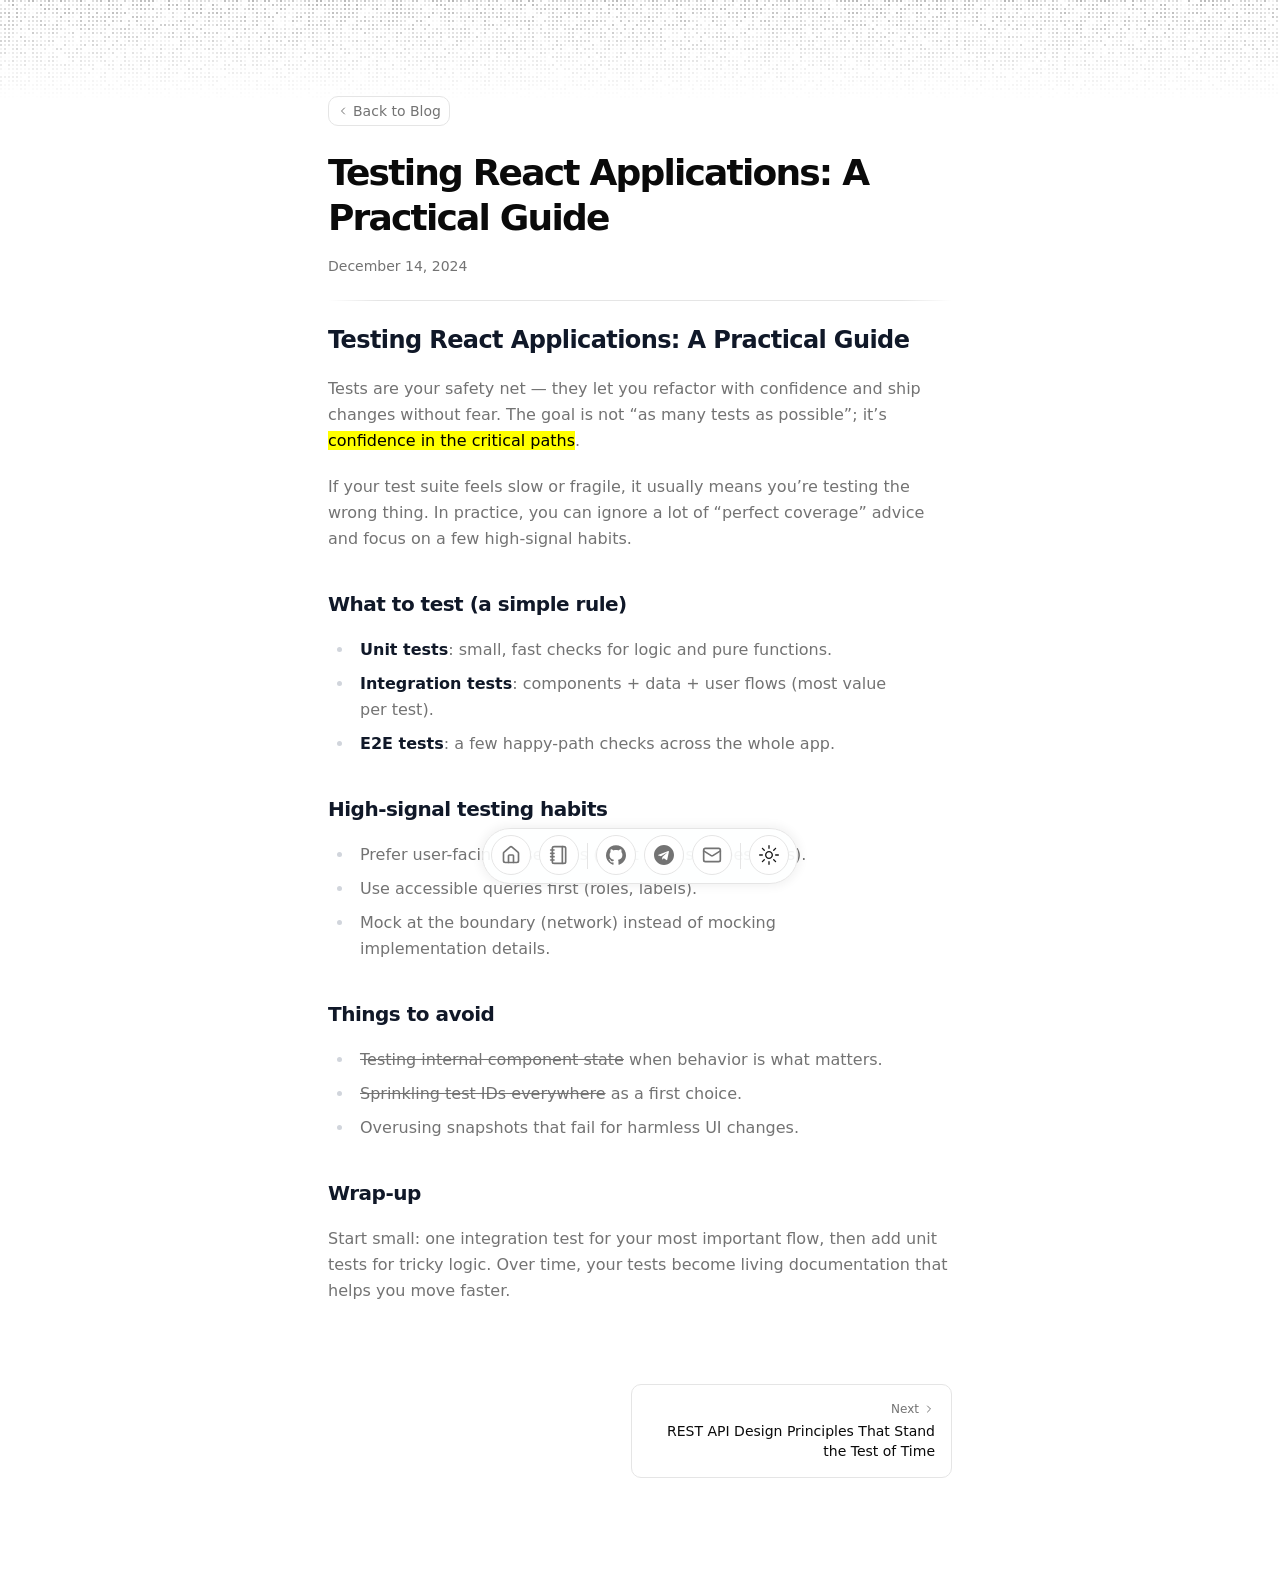
<file: blog/testing-react-apps.html>
<!DOCTYPE html><!--akNHM1MeHprOpeVmnRWRX--><html lang="en"><head><meta charSet="utf-8"/><meta name="viewport" content="width=device-width, initial-scale=1"/><link rel="stylesheet" href="/_next/static/chunks/067ecd88c0dc08eb.css" data-precedence="next"/><link rel="preload" as="script" fetchPriority="low" href="/_next/static/chunks/224437fcecdb9dea.js"/><script src="/_next/static/chunks/594565624a70f7ad.js" async=""></script><script src="/_next/static/chunks/3d19402abc3c52f6.js" async=""></script><script src="/_next/static/chunks/daeb0c231b2fce1c.js" async=""></script><script src="/_next/static/chunks/turbopack-52712ed87ae1abf4.js" async=""></script><script src="/_next/static/chunks/6a21297094e6a497.js" async=""></script><script src="/_next/static/chunks/fc717ff24ae232ab.js" async=""></script><script src="/_next/static/chunks/5c0843859f7a8e01.js" async=""></script><script src="/_next/static/chunks/aa8100d928005d19.js" async=""></script><script src="/_next/static/chunks/483a12865e0bba97.js" async=""></script><script src="/_next/static/chunks/1d3be43a6dda29b7.js" async=""></script><script src="/_next/static/chunks/53b86187e45672b3.js" async=""></script><script src="/_next/static/chunks/c3a80b40992f9af9.js" async=""></script><title>Testing React Applications: A Practical Guide | Tuan Philip</title><meta name="description" content="From unit tests to E2E—learn how to build confidence in your React applications with comprehensive testing."/><meta name="robots" content="index, follow"/><meta name="googlebot" content="index, follow, max-video-preview:-1, max-image-preview:large, max-snippet:-1"/><meta property="og:title" content="Testing React Applications: A Practical Guide"/><meta property="og:description" content="From unit tests to E2E—learn how to build confidence in your React applications with comprehensive testing."/><meta property="og:url" content="https://tuanphilip.github.io/blog/testing-react-apps"/><meta property="og:image" content="https://tuanphilip.github.iohttps//images.unsplash.com/photo-1516116216624-53e697fedbea?w=800&amp;h=192&amp;fit=crop"/><meta property="og:type" content="article"/><meta property="article:published_time" content="2024-12-14"/><meta name="twitter:card" content="summary_large_image"/><meta name="twitter:title" content="Testing React Applications: A Practical Guide"/><meta name="twitter:description" content="From unit tests to E2E—learn how to build confidence in your React applications with comprehensive testing."/><meta name="twitter:image" content="https://tuanphilip.github.iohttps//images.unsplash.com/photo-1516116216624-53e697fedbea?w=800&amp;h=192&amp;fit=crop"/><link rel="icon" href="/favicon.ico?favicon.0b3bf435.ico" sizes="256x256" type="image/x-icon"/><script src="/_next/static/chunks/a6dad97d9634a72d.js" noModule=""></script></head><body class="min-h-screen bg-background font-sans antialiased relative"><div hidden=""><!--$--><!--/$--></div><script>((a,b,c,d,e,f,g,h)=>{let i=document.documentElement,j=["light","dark"];function k(b){var c;(Array.isArray(a)?a:[a]).forEach(a=>{let c="class"===a,d=c&&f?e.map(a=>f[a]||a):e;c?(i.classList.remove(...d),i.classList.add(f&&f[b]?f[b]:b)):i.setAttribute(a,b)}),c=b,h&&j.includes(c)&&(i.style.colorScheme=c)}if(d)k(d);else try{let a=localStorage.getItem(b)||c,d=g&&"system"===a?window.matchMedia("(prefers-color-scheme: dark)").matches?"dark":"light":a;k(d)}catch(a){}})("class","theme","light",null,["light","dark"],null,true,true)</script><div class="absolute inset-0 top-0 left-0 right-0 h-[100px] overflow-hidden z-0"><div class="h-full w-full" style="mask-image:linear-gradient(to bottom, black, transparent);-webkit-mask-image:linear-gradient(to bottom, black, transparent)"><canvas class="pointer-events-none" style="width:0;height:0"></canvas></div></div><div class="relative z-10 max-w-2xl mx-auto py-12 pb-24 sm:py-24 px-6"><section id="blog"><script type="application/ld+json">{"@context":"https://schema.org","@type":"BlogPosting","headline":"Testing React Applications: A Practical Guide","datePublished":"2024-12-14","dateModified":"2024-12-14","description":"From unit tests to E2E—learn how to build confidence in your React applications with comprehensive testing.","image":"https://tuanphilip.github.iohttps://images.unsplash.com/photo-1516116216624-53e697fedbea?w=800&h=192&fit=crop","url":"https://tuanphilip.github.io/blog/testing-react-apps","author":{"@type":"Person","name":"Tuan Philip"}}</script><div class="flex justify-start gap-4 items-center"><a class="text-sm text-muted-foreground hover:text-foreground transition-colors border border-border rounded-lg px-2 py-1 inline-flex items-center gap-1 mb-6 group" aria-label="Back to Blog" href="/blog"><svg xmlns="http://www.w3.org/2000/svg" width="24" height="24" viewBox="0 0 24 24" fill="none" stroke="currentColor" stroke-width="2" stroke-linecap="round" stroke-linejoin="round" class="lucide lucide-chevron-left size-3 group-hover:-translate-x-px transition-transform" aria-hidden="true"><path d="m15 18-6-6 6-6"></path></svg>Back to Blog</a></div><div class="flex flex-col gap-4"><h1 class="title font-semibold text-3xl md:text-4xl tracking-tighter leading-tight">Testing React Applications: A Practical Guide</h1><p class="text-sm text-muted-foreground">December 14, 2024</p></div><div class="my-6 flex w-full items-center"><div class="flex-1 h-px bg-border" style="mask-image:linear-gradient(90deg, transparent, black 8%, black 92%, transparent);-webkit-mask-image:linear-gradient(90deg, transparent, black 8%, black 92%, transparent)"></div></div><article class="prose max-w-full text-pretty font-sans leading-relaxed text-muted-foreground dark:prose-invert"><h1>Testing React Applications: A Practical Guide</h1>
<p>Tests are your safety net — they let you refactor with confidence and ship changes without fear. The goal is not “as many tests as possible”; it’s <mark>confidence in the critical paths</mark>.</p>
<p>If your test suite feels slow or fragile, it usually means you’re testing the wrong thing. In practice, you can ignore a lot of “perfect coverage” advice and focus on a few high-signal habits.</p>
<h2>What to test (a simple rule)</h2>
<ul>
<li><strong>Unit tests</strong>: small, fast checks for logic and pure functions.</li>
<li><strong>Integration tests</strong>: components + data + user flows (most value per test).</li>
<li><strong>E2E tests</strong>: a few happy-path checks across the whole app.</li>
</ul>
<h2>High-signal testing habits</h2>
<ul>
<li>Prefer user-facing assertions (what the user sees/does).</li>
<li>Use accessible queries first (roles, labels).</li>
<li>Mock at the boundary (network) instead of mocking implementation details.</li>
</ul>
<h2>Things to avoid</h2>
<ul>
<li><del>Testing internal component state</del> when behavior is what matters.</li>
<li><del>Sprinkling test IDs everywhere</del> as a first choice.</li>
<li>Overusing snapshots that fail for harmless UI changes.</li>
</ul>
<h2>Wrap-up</h2>
<p>Start small: one integration test for your most important flow, then add unit tests for tricky logic. Over time, your tests become living documentation that helps you move faster.</p></article><nav class="mt-12 pt-8 max-w-2xl"><div class="flex flex-col sm:flex-row justify-between gap-4"><div class="hidden sm:block flex-1"></div><a class="group flex-1 flex flex-col gap-1 p-4 rounded-lg border border-border hover:bg-accent/50 transition-colors text-right" href="/blog/api-design-principles"><span class="flex items-center justify-end gap-1 text-xs text-muted-foreground">Next<svg xmlns="http://www.w3.org/2000/svg" width="24" height="24" viewBox="0 0 24 24" fill="none" stroke="currentColor" stroke-width="2" stroke-linecap="round" stroke-linejoin="round" class="lucide lucide-chevron-right size-3" aria-hidden="true"><path d="m9 18 6-6-6-6"></path></svg></span><span class="text-sm font-medium group-hover:text-foreground transition-colors whitespace-normal wrap-break-word">REST API Design Principles That Stand the Test of Time</span></a></div></nav></section><!--$--><!--/$--></div><div class="pointer-events-none fixed inset-x-0 bottom-4 z-30"><div class="items-end justify-center overflow-visible rounded-full z-50 pointer-events-auto relative h-14 p-2 w-fit mx-auto flex gap-2 border bg-card/90 backdrop-blur-3xl shadow-[0_0_10px_3px] shadow-primary/5"><a href="/" data-state="closed"><div class="relative flex aspect-square items-center justify-center shrink-0 rounded-3xl cursor-pointer size-full bg-background p-0 text-muted-foreground hover:text-foreground hover:bg-muted backdrop-blur-3xl border border-border transition-colors" style="width:40px;height:40px"><div class="flex items-center justify-center" style="width:20px;height:20px"><svg xmlns="http://www.w3.org/2000/svg" width="24" height="24" viewBox="0 0 24 24" fill="none" stroke="currentColor" stroke-width="2" stroke-linecap="round" stroke-linejoin="round" class="lucide lucide-house size-full rounded-sm overflow-hidden object-contain" aria-hidden="true"><path d="M15 21v-8a1 1 0 0 0-1-1h-4a1 1 0 0 0-1 1v8"></path><path d="M3 10a2 2 0 0 1 .709-1.528l7-6a2 2 0 0 1 2.582 0l7 6A2 2 0 0 1 21 10v9a2 2 0 0 1-2 2H5a2 2 0 0 1-2-2z"></path></svg></div></div></a><a href="/blog" data-state="closed"><div class="relative flex aspect-square items-center justify-center shrink-0 rounded-3xl cursor-pointer size-full bg-background p-0 text-muted-foreground hover:text-foreground hover:bg-muted backdrop-blur-3xl border border-border transition-colors" style="width:40px;height:40px"><div class="flex items-center justify-center" style="width:20px;height:20px"><svg xmlns="http://www.w3.org/2000/svg" width="24" height="24" viewBox="0 0 24 24" fill="none" stroke="currentColor" stroke-width="2" stroke-linecap="round" stroke-linejoin="round" class="lucide lucide-notebook size-full rounded-sm overflow-hidden object-contain" aria-hidden="true"><path d="M2 6h4"></path><path d="M2 10h4"></path><path d="M2 14h4"></path><path d="M2 18h4"></path><rect width="16" height="20" x="4" y="2" rx="2"></rect><path d="M16 2v20"></path></svg></div></div></a><div data-orientation="vertical" role="none" class="shrink-0 h-2/3 m-auto w-px bg-border"></div><a href="https://github.com/tuanphilip" target="_blank" rel="noopener noreferrer" data-state="closed"><div class="relative flex aspect-square items-center justify-center shrink-0 rounded-3xl cursor-pointer size-full bg-background p-0 text-muted-foreground hover:text-foreground hover:bg-muted backdrop-blur-3xl border border-border transition-colors" style="width:40px;height:40px"><div class="flex items-center justify-center" style="width:20px;height:20px"><svg viewBox="0 0 438.549 438.549" xmlns="http://www.w3.org/2000/svg" role="img" class="size-full rounded-sm overflow-hidden object-contain"><title>GitHub</title><path fill="currentColor" d="M409.132 114.573c-19.608-33.596-46.205-60.194-79.798-79.8-33.598-19.607-70.277-29.408-110.063-29.408-39.781 0-76.472 9.804-110.063 29.408-33.596 19.605-60.192 46.204-79.8 79.8C9.803 148.168 0 184.854 0 224.63c0 47.78 13.94 90.745 41.827 128.906 27.884 38.164 63.906 64.572 108.063 79.227 5.14.954 8.945.283 11.419-1.996 2.475-2.282 3.711-5.14 3.711-8.562 0-.571-.049-5.708-.144-15.417a2549.81 2549.81 0 01-.144-25.406l-6.567 1.136c-4.187.767-9.469 1.092-15.846 1-6.374-.089-12.991-.757-19.842-1.999-6.854-1.231-13.229-4.086-19.13-8.559-5.898-4.473-10.085-10.328-12.56-17.556l-2.855-6.57c-1.903-4.374-4.899-9.233-8.992-14.559-4.093-5.331-8.232-8.945-12.419-10.848l-1.999-1.431c-1.332-.951-2.568-2.098-3.711-3.429-1.142-1.331-1.997-2.663-2.568-3.997-.572-1.335-.098-2.43 1.427-3.289 1.525-.859 4.281-1.276 8.28-1.276l5.708.853c3.807.763 8.516 3.042 14.133 6.851 5.614 3.806 10.229 8.754 13.846 14.842 4.38 7.806 9.657 13.754 15.846 17.847 6.184 4.093 12.419 6.136 18.699 6.136 6.28 0 11.704-.476 16.274-1.423 4.565-.952 8.848-2.383 12.847-4.285 1.713-12.758 6.377-22.559 13.988-29.41-10.848-1.14-20.601-2.857-29.264-5.14-8.658-2.286-17.605-5.996-26.835-11.14-9.235-5.137-16.896-11.516-22.985-19.126-6.09-7.614-11.088-17.61-14.987-29.979-3.901-12.374-5.852-26.648-5.852-42.826 0-23.035 7.52-42.637 22.557-58.817-7.044-17.318-6.379-36.732 1.997-58.24 5.52-1.715 13.706-.428 24.554 3.853 10.85 4.283 18.794 7.952 23.84 10.994 5.046 3.041 9.089 5.618 12.135 7.708 17.705-4.947 35.976-7.421 54.818-7.421s37.117 2.474 54.823 7.421l10.849-6.849c7.419-4.57 16.18-8.758 26.262-12.565 10.088-3.805 17.802-4.853 23.134-3.138 8.562 21.509 9.325 40.922 2.279 58.24 15.036 16.18 22.559 35.787 22.559 58.817 0 16.178-1.958 30.497-5.853 42.966-3.9 12.471-8.941 22.457-15.125 29.979-6.191 7.521-13.901 13.85-23.131 18.986-9.232 5.14-18.182 8.85-26.84 11.136-8.662 2.286-18.415 4.004-29.263 5.146 9.894 8.562 14.842 22.077 14.842 40.539v60.237c0 3.422 1.19 6.279 3.572 8.562 2.379 2.279 6.136 2.95 11.276 1.995 44.163-14.653 80.185-41.062 108.068-79.226 27.88-38.161 41.825-81.126 41.825-128.906-.01-39.771-9.818-76.454-29.414-110.049z"></path></svg></div></div></a><a href="https://t.me/tuanphilip" target="_blank" rel="noopener noreferrer" data-state="closed"><div class="relative flex aspect-square items-center justify-center shrink-0 rounded-3xl cursor-pointer size-full bg-background p-0 text-muted-foreground hover:text-foreground hover:bg-muted backdrop-blur-3xl border border-border transition-colors" style="width:40px;height:40px"><div class="flex items-center justify-center" style="width:20px;height:20px"><svg role="img" viewBox="0 0 24 24" fill="currentColor" xmlns="http://www.w3.org/2000/svg" class="size-full rounded-sm overflow-hidden object-contain"><title>Telegram</title><path d="M12 0C5.373 0 0 5.373 0 12s5.373 12 12 12 12-5.373 12-12S18.627 0 12 0zm5.894 8.221l-1.97 9.28c-.145.658-.537.818-1.084.508l-3-2.21-1.446 1.394c-.16.16-.295.295-.605.295l.213-3.053 5.56-5.023c.242-.213-.054-.333-.373-.121l-6.871 4.326-2.962-.924c-.643-.204-.657-.643.136-.953l11.57-4.461c.537-.196 1.006.128.832.922z"></path></svg></div></div></a><a href="mailto:tuanphuong.vu.hut@gmail.com" data-state="closed"><div class="relative flex aspect-square items-center justify-center shrink-0 rounded-3xl cursor-pointer size-full bg-background p-0 text-muted-foreground hover:text-foreground hover:bg-muted backdrop-blur-3xl border border-border transition-colors" style="width:40px;height:40px"><div class="flex items-center justify-center" style="width:20px;height:20px"><svg xmlns="http://www.w3.org/2000/svg" width="24" height="24" viewBox="0 0 24 24" fill="none" stroke="currentColor" stroke-width="2" stroke-linecap="round" stroke-linejoin="round" class="lucide lucide-mail size-full rounded-sm overflow-hidden object-contain" aria-hidden="true"><path d="m22 7-8.991 5.727a2 2 0 0 1-2.009 0L2 7"></path><rect x="2" y="4" width="20" height="16" rx="2"></rect></svg></div></div></a><div data-orientation="vertical" role="none" class="shrink-0 h-2/3 m-auto w-px bg-border"></div><div class="relative flex aspect-square items-center justify-center shrink-0 rounded-3xl cursor-pointer size-full bg-background p-0 text-muted-foreground hover:text-foreground hover:bg-muted backdrop-blur-3xl border border-border transition-colors" style="width:40px;height:40px"><div class="flex items-center justify-center" style="width:20px;height:20px"><button class="inline-flex items-center justify-center whitespace-nowrap text-sm font-medium transition-colors focus-visible:outline-none focus-visible:ring-1 focus-visible:ring-ring disabled:pointer-events-none disabled:opacity-50 text-primary underline-offset-4 hover:underline rounded-full size-full cursor-pointer" type="button"><svg width="15" height="15" viewBox="0 0 15 15" fill="none" xmlns="http://www.w3.org/2000/svg" class="h-full w-full"><path d="M7.5 0C7.77614 0 8 0.223858 8 0.5V2.5C8 2.77614 7.77614 3 7.5 3C7.22386 3 7 2.77614 7 2.5V0.5C7 0.223858 7.22386 0 7.5 0ZM2.1967 2.1967C2.39196 2.00144 2.70854 2.00144 2.90381 2.1967L4.31802 3.61091C4.51328 3.80617 4.51328 4.12276 4.31802 4.31802C4.12276 4.51328 3.80617 4.51328 3.61091 4.31802L2.1967 2.90381C2.00144 2.70854 2.00144 2.39196 2.1967 2.1967ZM0.5 7C0.223858 7 0 7.22386 0 7.5C0 7.77614 0.223858 8 0.5 8H2.5C2.77614 8 3 7.77614 3 7.5C3 7.22386 2.77614 7 2.5 7H0.5ZM2.1967 12.8033C2.00144 12.608 2.00144 12.2915 2.1967 12.0962L3.61091 10.682C3.80617 10.4867 4.12276 10.4867 4.31802 10.682C4.51328 10.8772 4.51328 11.1938 4.31802 11.3891L2.90381 12.8033C2.70854 12.9986 2.39196 12.9986 2.1967 12.8033ZM12.5 7C12.2239 7 12 7.22386 12 7.5C12 7.77614 12.2239 8 12.5 8H14.5C14.7761 8 15 7.77614 15 7.5C15 7.22386 14.7761 7 14.5 7H12.5ZM10.682 4.31802C10.4867 4.12276 10.4867 3.80617 10.682 3.61091L12.0962 2.1967C12.2915 2.00144 12.608 2.00144 12.8033 2.1967C12.9986 2.39196 12.9986 2.70854 12.8033 2.90381L11.3891 4.31802C11.1938 4.51328 10.8772 4.51328 10.682 4.31802ZM8 12.5C8 12.2239 7.77614 12 7.5 12C7.22386 12 7 12.2239 7 12.5V14.5C7 14.7761 7.22386 15 7.5 15C7.77614 15 8 14.7761 8 14.5V12.5ZM10.682 10.682C10.8772 10.4867 11.1938 10.4867 11.3891 10.682L12.8033 12.0962C12.9986 12.2915 12.9986 12.608 12.8033 12.8033C12.608 12.9986 12.2915 12.9986 12.0962 12.8033L10.682 11.3891C10.4867 11.1938 10.4867 10.8772 10.682 10.682ZM5.5 7.5C5.5 6.39543 6.39543 5.5 7.5 5.5C8.60457 5.5 9.5 6.39543 9.5 7.5C9.5 8.60457 8.60457 9.5 7.5 9.5C6.39543 9.5 5.5 8.60457 5.5 7.5ZM7.5 4.5C5.84315 4.5 4.5 5.84315 4.5 7.5C4.5 9.15685 5.84315 10.5 7.5 10.5C9.15685 10.5 10.5 9.15685 10.5 7.5C10.5 5.84315 9.15685 4.5 7.5 4.5Z" fill="currentColor" fill-rule="evenodd" clip-rule="evenodd"></path></svg><svg width="15" height="15" viewBox="0 0 15 15" fill="none" xmlns="http://www.w3.org/2000/svg" class="hidden h-full w-full"><path d="M2.89998 0.499976C2.89998 0.279062 2.72089 0.0999756 2.49998 0.0999756C2.27906 0.0999756 2.09998 0.279062 2.09998 0.499976V1.09998H1.49998C1.27906 1.09998 1.09998 1.27906 1.09998 1.49998C1.09998 1.72089 1.27906 1.89998 1.49998 1.89998H2.09998V2.49998C2.09998 2.72089 2.27906 2.89998 2.49998 2.89998C2.72089 2.89998 2.89998 2.72089 2.89998 2.49998V1.89998H3.49998C3.72089 1.89998 3.89998 1.72089 3.89998 1.49998C3.89998 1.27906 3.72089 1.09998 3.49998 1.09998H2.89998V0.499976ZM5.89998 3.49998C5.89998 3.27906 5.72089 3.09998 5.49998 3.09998C5.27906 3.09998 5.09998 3.27906 5.09998 3.49998V4.09998H4.49998C4.27906 4.09998 4.09998 4.27906 4.09998 4.49998C4.09998 4.72089 4.27906 4.89998 4.49998 4.89998H5.09998V5.49998C5.09998 5.72089 5.27906 5.89998 5.49998 5.89998C5.72089 5.89998 5.89998 5.72089 5.89998 5.49998V4.89998H6.49998C6.72089 4.89998 6.89998 4.72089 6.89998 4.49998C6.89998 4.27906 6.72089 4.09998 6.49998 4.09998H5.89998V3.49998ZM1.89998 6.49998C1.89998 6.27906 1.72089 6.09998 1.49998 6.09998C1.27906 6.09998 1.09998 6.27906 1.09998 6.49998V7.09998H0.499976C0.279062 7.09998 0.0999756 7.27906 0.0999756 7.49998C0.0999756 7.72089 0.279062 7.89998 0.499976 7.89998H1.09998V8.49998C1.09998 8.72089 1.27906 8.89997 1.49998 8.89997C1.72089 8.89997 1.89998 8.72089 1.89998 8.49998V7.89998H2.49998C2.72089 7.89998 2.89998 7.72089 2.89998 7.49998C2.89998 7.27906 2.72089 7.09998 2.49998 7.09998H1.89998V6.49998ZM8.54406 0.98184L8.24618 0.941586C8.03275 0.917676 7.90692 1.1655 8.02936 1.34194C8.17013 1.54479 8.29981 1.75592 8.41754 1.97445C8.91878 2.90485 9.20322 3.96932 9.20322 5.10022C9.20322 8.37201 6.82247 11.0878 3.69887 11.6097C3.45736 11.65 3.20988 11.6772 2.96008 11.6906C2.74563 11.702 2.62729 11.9535 2.77721 12.1072C2.84551 12.1773 2.91535 12.2458 2.98667 12.3128L3.05883 12.3795L3.31883 12.6045L3.50684 12.7532L3.62796 12.8433L3.81491 12.9742L3.99079 13.089C4.11175 13.1651 4.23536 13.2375 4.36157 13.3059L4.62496 13.4412L4.88553 13.5607L5.18837 13.6828L5.43169 13.7686C5.56564 13.8128 5.70149 13.8529 5.83857 13.8885C5.94262 13.9155 6.04767 13.9401 6.15405 13.9622C6.27993 13.9883 6.40713 14.0109 6.53544 14.0298L6.85241 14.0685L7.11934 14.0892C7.24637 14.0965 7.37436 14.1002 7.50322 14.1002C11.1483 14.1002 14.1032 11.1453 14.1032 7.50023C14.1032 7.25044 14.0893 7.00389 14.0623 6.76131L14.0255 6.48407C13.991 6.26083 13.9453 6.04129 13.8891 5.82642C13.8213 5.56709 13.7382 5.31398 13.6409 5.06881L13.5279 4.80132L13.4507 4.63542L13.3766 4.48666C13.2178 4.17773 13.0353 3.88295 12.8312 3.60423L12.6782 3.40352L12.4793 3.16432L12.3157 2.98361L12.1961 2.85951L12.0355 2.70246L11.8134 2.50184L11.4925 2.24191L11.2483 2.06498L10.9562 1.87446L10.6346 1.68894L10.3073 1.52378L10.1938 1.47176L9.95488 1.3706L9.67791 1.2669L9.42566 1.1846L9.10075 1.09489L8.83599 1.03486L8.54406 0.98184ZM10.4032 5.30023C10.4032 4.27588 10.2002 3.29829 9.83244 2.40604C11.7623 3.28995 13.1032 5.23862 13.1032 7.50023C13.1032 10.593 10.596 13.1002 7.50322 13.1002C6.63646 13.1002 5.81597 12.9036 5.08355 12.5522C6.5419 12.0941 7.81081 11.2082 8.74322 10.0416C8.87963 10.2284 9.10028 10.3497 9.34928 10.3497C9.76349 10.3497 10.0993 10.0139 10.0993 9.59971C10.0993 9.24256 9.84965 8.94373 9.51535 8.86816C9.57741 8.75165 9.63653 8.63334 9.6926 8.51332C9.88358 8.63163 10.1088 8.69993 10.35 8.69993C11.0403 8.69993 11.6 8.14028 11.6 7.44993C11.6 6.75976 11.0406 6.20024 10.3505 6.19993C10.3853 5.90487 10.4032 5.60464 10.4032 5.30023Z" fill="currentColor" fill-rule="evenodd" clip-rule="evenodd"></path></svg></button></div></div></div></div><script src="/_next/static/chunks/224437fcecdb9dea.js" id="_R_" async=""></script><script>(self.__next_f=self.__next_f||[]).push([0])</script><script>self.__next_f.push([1,"1:\"$Sreact.fragment\"\n2:I[27423,[\"/_next/static/chunks/6a21297094e6a497.js\",\"/_next/static/chunks/fc717ff24ae232ab.js\",\"/_next/static/chunks/5c0843859f7a8e01.js\",\"/_next/static/chunks/aa8100d928005d19.js\"],\"ThemeProvider\"]\n3:I[46798,[\"/_next/static/chunks/6a21297094e6a497.js\",\"/_next/static/chunks/fc717ff24ae232ab.js\",\"/_next/static/chunks/5c0843859f7a8e01.js\",\"/_next/static/chunks/aa8100d928005d19.js\"],\"TooltipProvider\"]\n4:I[66171,[\"/_next/static/chunks/6a21297094e6a497.js\",\"/_next/static/chunks/fc717ff24ae232ab.js\",\"/_next/static/chunks/5c0843859f7a8e01.js\",\"/_next/static/chunks/aa8100d928005d19.js\"],\"FlickeringGrid\"]\n5:I[92337,[\"/_next/static/chunks/483a12865e0bba97.js\",\"/_next/static/chunks/1d3be43a6dda29b7.js\"],\"default\"]\n6:I[64226,[\"/_next/static/chunks/483a12865e0bba97.js\",\"/_next/static/chunks/1d3be43a6dda29b7.js\"],\"default\"]\n7:I[8331,[\"/_next/static/chunks/6a21297094e6a497.js\",\"/_next/static/chunks/fc717ff24ae232ab.js\",\"/_next/static/chunks/5c0843859f7a8e01.js\",\"/_next/static/chunks/aa8100d928005d19.js\",\"/_next/static/chunks/53b86187e45672b3.js\",\"/_next/static/chunks/c3a80b40992f9af9.js\"],\"\"]\n8:I[72504,[\"/_next/static/chunks/6a21297094e6a497.js\",\"/_next/static/chunks/fc717ff24ae232ab.js\",\"/_next/static/chunks/5c0843859f7a8e01.js\",\"/_next/static/chunks/aa8100d928005d19.js\"],\"Dock\"]\n9:I[46798,[\"/_next/static/chunks/6a21297094e6a497.js\",\"/_next/static/chunks/fc717ff24ae232ab.js\",\"/_next/static/chunks/5c0843859f7a8e01.js\",\"/_next/static/chunks/aa8100d928005d19.js\"],\"Tooltip\"]\na:I[46798,[\"/_next/static/chunks/6a21297094e6a497.js\",\"/_next/static/chunks/fc717ff24ae232ab.js\",\"/_next/static/chunks/5c0843859f7a8e01.js\",\"/_next/static/chunks/aa8100d928005d19.js\"],\"TooltipTrigger\"]\nb:I[72504,[\"/_next/static/chunks/6a21297094e6a497.js\",\"/_next/static/chunks/fc717ff24ae232ab.js\",\"/_next/static/chunks/5c0843859f7a8e01.js\",\"/_next/static/chunks/aa8100d928005d19.js\"],\"DockIcon\"]\n19:I[54354,[],\"default\"]\n:HL[\"/_next/static/chunks/067ecd88c0dc08eb.css\",\"style\"]\n"])</script><script>self.__next_f.push([1,"0:{\"P\":null,\"b\":\"akNHM1MeHprOpeVmnRWRX\",\"c\":[\"\",\"blog\",\"testing-react-apps\"],\"q\":\"\",\"i\":false,\"f\":[[[\"\",{\"children\":[\"blog\",{\"children\":[[\"slug\",\"testing-react-apps\",\"d\"],{\"children\":[\"__PAGE__\",{}]}]}]},\"$undefined\",\"$undefined\",true],[[\"$\",\"$1\",\"c\",{\"children\":[[[\"$\",\"link\",\"0\",{\"rel\":\"stylesheet\",\"href\":\"/_next/static/chunks/067ecd88c0dc08eb.css\",\"precedence\":\"next\",\"crossOrigin\":\"$undefined\",\"nonce\":\"$undefined\"}],[\"$\",\"script\",\"script-0\",{\"src\":\"/_next/static/chunks/6a21297094e6a497.js\",\"async\":true,\"nonce\":\"$undefined\"}],[\"$\",\"script\",\"script-1\",{\"src\":\"/_next/static/chunks/fc717ff24ae232ab.js\",\"async\":true,\"nonce\":\"$undefined\"}],[\"$\",\"script\",\"script-2\",{\"src\":\"/_next/static/chunks/5c0843859f7a8e01.js\",\"async\":true,\"nonce\":\"$undefined\"}],[\"$\",\"script\",\"script-3\",{\"src\":\"/_next/static/chunks/aa8100d928005d19.js\",\"async\":true,\"nonce\":\"$undefined\"}]],[\"$\",\"html\",null,{\"lang\":\"en\",\"suppressHydrationWarning\":true,\"children\":[\"$\",\"body\",null,{\"className\":\"min-h-screen bg-background font-sans antialiased relative\",\"children\":[\"$\",\"$L2\",null,{\"attribute\":\"class\",\"defaultTheme\":\"light\",\"children\":[\"$\",\"$L3\",null,{\"delayDuration\":0,\"children\":[[\"$\",\"div\",null,{\"className\":\"absolute inset-0 top-0 left-0 right-0 h-[100px] overflow-hidden z-0\",\"children\":[\"$\",\"$L4\",null,{\"className\":\"h-full w-full\",\"squareSize\":2,\"gridGap\":2,\"style\":{\"maskImage\":\"linear-gradient(to bottom, black, transparent)\",\"WebkitMaskImage\":\"linear-gradient(to bottom, black, transparent)\"}}]}],[\"$\",\"div\",null,{\"className\":\"relative z-10 max-w-2xl mx-auto py-12 pb-24 sm:py-24 px-6\",\"children\":[\"$\",\"$L5\",null,{\"parallelRouterKey\":\"children\",\"error\":\"$undefined\",\"errorStyles\":\"$undefined\",\"errorScripts\":\"$undefined\",\"template\":[\"$\",\"$L6\",null,{}],\"templateStyles\":\"$undefined\",\"templateScripts\":\"$undefined\",\"notFound\":[[\"$\",\"div\",null,{\"className\":\"min-h-[calc(100vh-12rem)] flex flex-col\",\"children\":[\"$\",\"div\",null,{\"className\":\"flex-1 flex items-center justify-center p-8\",\"children\":[\"$\",\"div\",null,{\"className\":\"flex flex-col items-center text-center max-w-md relative\",\"children\":[[\"$\",\"h1\",null,{\"className\":\"text-[200px] font-semibold font-mono bg-linear-to-b from-primary/30 to-secondary/10 text-transparent bg-clip-text absolute -top-40 left-1/2 -translate-x-1/2 mask-[linear-gradient(to_bottom,black,black_20%,transparent_80%)] tracking-tighter uppercase [-webkit-text-stroke:3px_hsl(var(--primary)/0.6)]\",\"children\":\"404\"}],[\"$\",\"h2\",null,{\"className\":\"text-4xl tracking-tight font-semibold text-foreground mb-2\",\"children\":\"Page Not Found\"}],[\"$\",\"p\",null,{\"className\":\"text-muted-foreground mb-8 text-balance tracking-tight font-medium\",\"children\":\"The page you're looking for doesn't exist or may have been moved.\"}],[\"$\",\"div\",null,{\"className\":\"flex flex-col sm:flex-row gap-3\",\"children\":[\"$\",\"$L7\",null,{\"href\":\"/\",\"children\":[\"$\",\"button\",null,{\"className\":\"inline-flex items-center justify-center whitespace-nowrap rounded-md text-sm font-medium transition-colors focus-visible:outline-none focus-visible:ring-1 focus-visible:ring-ring disabled:pointer-events-none disabled:opacity-50 border border-input bg-background shadow-sm hover:bg-accent hover:text-accent-foreground h-9 px-4 py-2 gap-2 cursor-pointer\",\"ref\":\"$undefined\",\"children\":[[\"$\",\"svg\",null,{\"ref\":\"$undefined\",\"xmlns\":\"http://www.w3.org/2000/svg\",\"width\":24,\"height\":24,\"viewBox\":\"0 0 24 24\",\"fill\":\"none\",\"stroke\":\"currentColor\",\"strokeWidth\":2,\"strokeLinecap\":\"round\",\"strokeLinejoin\":\"round\",\"className\":\"lucide lucide-house h-4 w-4\",\"aria-hidden\":\"true\",\"children\":[[\"$\",\"path\",\"5wwlr5\",{\"d\":\"M15 21v-8a1 1 0 0 0-1-1h-4a1 1 0 0 0-1 1v8\"}],[\"$\",\"path\",\"r6nss1\",{\"d\":\"M3 10a2 2 0 0 1 .709-1.528l7-6a2 2 0 0 1 2.582 0l7 6A2 2 0 0 1 21 10v9a2 2 0 0 1-2 2H5a2 2 0 0 1-2-2z\"}],\"$undefined\"]}],\"Go to Home\"]}]}]}]]}]}]}],[]],\"forbidden\":\"$undefined\",\"unauthorized\":\"$undefined\"}]}],[\"$\",\"div\",null,{\"className\":\"pointer-events-none fixed inset-x-0 bottom-4 z-30\",\"children\":[\"$\",\"$L8\",null,{\"className\":\"z-50 pointer-events-auto relative h-14 p-2 w-fit mx-auto flex gap-2 border bg-card/90 backdrop-blur-3xl shadow-[0_0_10px_3px] shadow-primary/5\",\"children\":[[[\"$\",\"$L9\",\"/\",{\"children\":[[\"$\",\"$La\",null,{\"asChild\":true,\"children\":[\"$\",\"a\",null,{\"href\":\"/\",\"target\":\"$undefined\",\"rel\":\"$undefined\",\"children\":[\"$\",\"$Lb\",null,{\"className\":\"rounded-3xl cursor-pointer size-full bg-background p-0 text-muted-foreground hover:text-foreground hover:bg-muted backdrop-blur-3xl border border-border transition-colors\",\"children\":\"$Lc\"}]}]}],\"$Ld\"]}],\"$Le\"],\"$Lf\",[\"$L10\",\"$L11\",\"$L12\"],\"$L13\",\"$L14\"]}]}]]}]}]}]}]]}],{\"children\":[\"$L15\",{\"children\":[\"$L16\",{\"children\":[\"$L17\",{},null,false,false]},null,false,false]},null,false,false]},null,false,false],\"$L18\",false]],\"m\":\"$undefined\",\"G\":[\"$19\",[]],\"S\":true}\n"])</script><script>self.__next_f.push([1,"1a:I[46798,[\"/_next/static/chunks/6a21297094e6a497.js\",\"/_next/static/chunks/fc717ff24ae232ab.js\",\"/_next/static/chunks/5c0843859f7a8e01.js\",\"/_next/static/chunks/aa8100d928005d19.js\"],\"TooltipContent\"]\n1b:I[46798,[\"/_next/static/chunks/6a21297094e6a497.js\",\"/_next/static/chunks/fc717ff24ae232ab.js\",\"/_next/static/chunks/5c0843859f7a8e01.js\",\"/_next/static/chunks/aa8100d928005d19.js\"],\"TooltipArrow\"]\n1c:I[72436,[\"/_next/static/chunks/6a21297094e6a497.js\",\"/_next/static/chunks/fc717ff24ae232ab.js\",\"/_next/static/chunks/5c0843859f7a8e01.js\",\"/_next/static/chunks/aa8100d928005d19.js\"],\"Separator\"]\n1e:I[15022,[\"/_next/static/chunks/6a21297094e6a497.js\",\"/_next/static/chunks/fc717ff24ae232ab.js\",\"/_next/static/chunks/5c0843859f7a8e01.js\",\"/_next/static/chunks/aa8100d928005d19.js\"],\"ModeToggle\"]\n20:I[2718,[\"/_next/static/chunks/483a12865e0bba97.js\",\"/_next/static/chunks/1d3be43a6dda29b7.js\"],\"OutletBoundary\"]\n21:\"$Sreact.suspense\"\n23:I[2718,[\"/_next/static/chunks/483a12865e0bba97.js\",\"/_next/static/chunks/1d3be43a6dda29b7.js\"],\"ViewportBoundary\"]\n25:I[2718,[\"/_next/static/chunks/483a12865e0bba97.js\",\"/_next/static/chunks/1d3be43a6dda29b7.js\"],\"MetadataBoundary\"]\nc:[\"$\",\"svg\",null,{\"ref\":\"$undefined\",\"xmlns\":\"http://www.w3.org/2000/svg\",\"width\":24,\"height\":24,\"viewBox\":\"0 0 24 24\",\"fill\":\"none\",\"stroke\":\"currentColor\",\"strokeWidth\":2,\"strokeLinecap\":\"round\",\"strokeLinejoin\":\"round\",\"className\":\"lucide lucide-house size-full rounded-sm overflow-hidden object-contain\",\"aria-hidden\":\"true\",\"children\":[[\"$\",\"path\",\"5wwlr5\",{\"d\":\"M15 21v-8a1 1 0 0 0-1-1h-4a1 1 0 0 0-1 1v8\"}],[\"$\",\"path\",\"r6nss1\",{\"d\":\"M3 10a2 2 0 0 1 .709-1.528l7-6a2 2 0 0 1 2.582 0l7 6A2 2 0 0 1 21 10v9a2 2 0 0 1-2 2H5a2 2 0 0 1-2-2z\"}],\"$undefined\"]}]\nd:[\"$\",\"$L1a\",null,{\"side\":\"top\",\"sideOffset\":8,\"className\":\"rounded-xl bg-primary text-primary-foreground px-4 py-2 text-sm shadow-[0_10px_40px_-10px_rgba(0,0,0,0.3)] dark:shadow-[0_10px_40px_-10px_rgba(0,0,0,0.5)]\",\"children\":[[\"$\",\"p\",null,{\"children\":\"Home\"}],[\"$\",\"$L1b\",null,{\"className\":\"fill-primary\"}]]}]\ne:[\"$\",\"$L9\",\"/blog\",{\"children\":[[\"$\",\"$La\",null,{\"asChild\":true,\"children\":[\"$\",\"a\",null,{\"href\":\"/blog\",\"target\":\"$undefined\",\"rel\":\"$undefined\",\"children\":[\"$\",\"$Lb\",null,{\"className\":\"rounded-3xl cursor-pointer size-full bg-background p-0 text-muted-foreground hover:text-foreground hover:bg-muted backdrop-blur-3xl border border-border transition-colors\",\"children\":[\"$\",\"svg\",null,{\"ref\":\"$undefined\",\"xmlns\":\"http://www.w3.org/2000/svg\",\"width\":24,\"height\":24,\"viewBox\":\"0 0 24 24\",\"fill\":\"none\",\"stroke\":\"currentColor\",\"strokeWidth\":2,\"strokeLinecap\":\"round\",\"strokeLinejoin\":\"round\",\"className\":\"lucide lucide-notebook size-full rounded-sm overflow-hidden object-contain\",\"aria-hidden\":\"true\",\"children\":[[\"$\",\"path\",\"aawbzj\",{\"d\":\"M2 6h4\"}],[\"$\",\"path\",\"l0bgd4\",{\"d\":\"M2 10h4\"}],[\"$\",\"path\",\"1gsvsf\",{\"d\":\"M2 14h4\"}],[\"$\",\"path\",\"1bu2t1\",{\"d\":\"M2 18h4\"}],[\"$\",\"rect\",\"1nb95v\",{\"width\":\"16\",\"height\":\"20\",\"x\":\"4\",\"y\":\"2\",\"rx\":\"2\"}],[\"$\",\"path\",\"rotuqe\",{\"d\":\"M16 2v20\"}],\"$undefined\"]}]}]}]}],[\"$\",\"$L1a\",null,{\"side\":\"top\",\"sideOffset\":8,\"className\":\"rounded-xl bg-primary text-primary-foreground px-4 py-2 text-sm shadow-[0_10px_40px_-10px_rgba(0,0,0,0.3)] dark:shadow-[0_10px_40px_-10px_rgba(0,0,0,0.5)]\",\"children\":[[\"$\",\"p\",null,{\"children\":\"Blog\"}],[\"$\",\"$L1b\",null,{\"className\":\"fill-primary\"}]]}]]}]\nf:[\"$\",\"$L1c\",null,{\"orientation\":\"vertical\",\"className\":\"h-2/3 m-auto w-px bg-border\"}]\n1d:T843,"])</script><script>self.__next_f.push([1,"M409.132 114.573c-19.608-33.596-46.205-60.194-79.798-79.8-33.598-19.607-70.277-29.408-110.063-29.408-39.781 0-76.472 9.804-110.063 29.408-33.596 19.605-60.192 46.204-79.8 79.8C9.803 148.168 0 184.854 0 224.63c0 47.78 13.94 90.745 41.827 128.906 27.884 38.164 63.906 64.572 108.063 79.227 5.14.954 8.945.283 11.419-1.996 2.475-2.282 3.711-5.14 3.711-8.562 0-.571-.049-5.708-.144-15.417a2549.81 2549.81 0 01-.144-25.406l-6.567 1.136c-4.187.767-9.469 1.092-15.846 1-6.374-.089-12.991-.757-19.842-1.999-6.854-1.231-13.229-4.086-19.13-8.559-5.898-4.473-10.085-10.328-12.56-17.556l-2.855-6.57c-1.903-4.374-4.899-9.233-8.992-14.559-4.093-5.331-8.232-8.945-12.419-10.848l-1.999-1.431c-1.332-.951-2.568-2.098-3.711-3.429-1.142-1.331-1.997-2.663-2.568-3.997-.572-1.335-.098-2.43 1.427-3.289 1.525-.859 4.281-1.276 8.28-1.276l5.708.853c3.807.763 8.516 3.042 14.133 6.851 5.614 3.806 10.229 8.754 13.846 14.842 4.38 7.806 9.657 13.754 15.846 17.847 6.184 4.093 12.419 6.136 18.699 6.136 6.28 0 11.704-.476 16.274-1.423 4.565-.952 8.848-2.383 12.847-4.285 1.713-12.758 6.377-22.559 13.988-29.41-10.848-1.14-20.601-2.857-29.264-5.14-8.658-2.286-17.605-5.996-26.835-11.14-9.235-5.137-16.896-11.516-22.985-19.126-6.09-7.614-11.088-17.61-14.987-29.979-3.901-12.374-5.852-26.648-5.852-42.826 0-23.035 7.52-42.637 22.557-58.817-7.044-17.318-6.379-36.732 1.997-58.24 5.52-1.715 13.706-.428 24.554 3.853 10.85 4.283 18.794 7.952 23.84 10.994 5.046 3.041 9.089 5.618 12.135 7.708 17.705-4.947 35.976-7.421 54.818-7.421s37.117 2.474 54.823 7.421l10.849-6.849c7.419-4.57 16.18-8.758 26.262-12.565 10.088-3.805 17.802-4.853 23.134-3.138 8.562 21.509 9.325 40.922 2.279 58.24 15.036 16.18 22.559 35.787 22.559 58.817 0 16.178-1.958 30.497-5.853 42.966-3.9 12.471-8.941 22.457-15.125 29.979-6.191 7.521-13.901 13.85-23.131 18.986-9.232 5.14-18.182 8.85-26.84 11.136-8.662 2.286-18.415 4.004-29.263 5.146 9.894 8.562 14.842 22.077 14.842 40.539v60.237c0 3.422 1.19 6.279 3.572 8.562 2.379 2.279 6.136 2.95 11.276 1.995 44.163-14.653 80.185-41.062 108.068-79.226 27.88-38.161 41.825-81.126 41.825-128.906-.01-39.771-9.818-76.454-29.414-110.049z"])</script><script>self.__next_f.push([1,"10:[\"$\",\"$L9\",\"social-GitHub-0\",{\"children\":[[\"$\",\"$La\",null,{\"asChild\":true,\"children\":[\"$\",\"a\",null,{\"href\":\"https://github.com/tuanphilip\",\"target\":\"_blank\",\"rel\":\"noopener noreferrer\",\"children\":[\"$\",\"$Lb\",null,{\"className\":\"rounded-3xl cursor-pointer size-full bg-background p-0 text-muted-foreground hover:text-foreground hover:bg-muted backdrop-blur-3xl border border-border transition-colors\",\"children\":[\"$\",\"svg\",null,{\"viewBox\":\"0 0 438.549 438.549\",\"xmlns\":\"http://www.w3.org/2000/svg\",\"role\":\"img\",\"className\":\"size-full rounded-sm overflow-hidden object-contain\",\"children\":[[\"$\",\"title\",null,{\"children\":\"GitHub\"}],[\"$\",\"path\",null,{\"fill\":\"currentColor\",\"d\":\"$1d\"}]]}]}]}]}],[\"$\",\"$L1a\",null,{\"side\":\"top\",\"sideOffset\":8,\"className\":\"rounded-xl bg-primary text-primary-foreground px-4 py-2 text-sm shadow-[0_10px_40px_-10px_rgba(0,0,0,0.3)] dark:shadow-[0_10px_40px_-10px_rgba(0,0,0,0.5)]\",\"children\":[[\"$\",\"p\",null,{\"children\":\"GitHub\"}],[\"$\",\"$L1b\",null,{\"className\":\"fill-primary\"}]]}]]}]\n11:[\"$\",\"$L9\",\"social-Telegram-1\",{\"children\":[[\"$\",\"$La\",null,{\"asChild\":true,\"children\":[\"$\",\"a\",null,{\"href\":\"https://t.me/tuanphilip\",\"target\":\"_blank\",\"rel\":\"noopener noreferrer\",\"children\":[\"$\",\"$Lb\",null,{\"className\":\"rounded-3xl cursor-pointer size-full bg-background p-0 text-muted-foreground hover:text-foreground hover:bg-muted backdrop-blur-3xl border border-border transition-colors\",\"children\":[\"$\",\"svg\",null,{\"role\":\"img\",\"viewBox\":\"0 0 24 24\",\"fill\":\"currentColor\",\"xmlns\":\"http://www.w3.org/2000/svg\",\"className\":\"size-full rounded-sm overflow-hidden object-contain\",\"children\":[[\"$\",\"title\",null,{\"children\":\"Telegram\"}],[\"$\",\"path\",null,{\"d\":\"M12 0C5.373 0 0 5.373 0 12s5.373 12 12 12 12-5.373 12-12S18.627 0 12 0zm5.894 8.221l-1.97 9.28c-.145.658-.537.818-1.084.508l-3-2.21-1.446 1.394c-.16.16-.295.295-.605.295l.213-3.053 5.56-5.023c.242-.213-.054-.333-.373-.121l-6.871 4.326-2.962-.924c-.643-.204-.657-.643.136-.953l11.57-4.461c.537-.196 1.006.128.832.922z\"}]]}]}]}]}],[\"$\",\"$L1a\",null,{\"side\":\"top\",\"sideOffset\":8,\"className\":\"rounded-xl bg-primary text-primary-foreground px-4 py-2 text-sm shadow-[0_10px_40px_-10px_rgba(0,0,0,0.3)] dark:shadow-[0_10px_40px_-10px_rgba(0,0,0,0.5)]\",\"children\":[[\"$\",\"p\",null,{\"children\":\"Telegram\"}],[\"$\",\"$L1b\",null,{\"className\":\"fill-primary\"}]]}]]}]\n12:[\"$\",\"$L9\",\"social-Email-2\",{\"children\":[[\"$\",\"$La\",null,{\"asChild\":true,\"children\":[\"$\",\"a\",null,{\"href\":\"mailto:tuanphuong.vu.hut@gmail.com\",\"target\":\"$undefined\",\"rel\":\"$undefined\",\"children\":[\"$\",\"$Lb\",null,{\"className\":\"rounded-3xl cursor-pointer size-full bg-background p-0 text-muted-foreground hover:text-foreground hover:bg-muted backdrop-blur-3xl border border-border transition-colors\",\"children\":[\"$\",\"svg\",null,{\"ref\":\"$undefined\",\"xmlns\":\"http://www.w3.org/2000/svg\",\"width\":24,\"height\":24,\"viewBox\":\"0 0 24 24\",\"fill\":\"none\",\"stroke\":\"currentColor\",\"strokeWidth\":2,\"strokeLinecap\":\"round\",\"strokeLinejoin\":\"round\",\"className\":\"lucide lucide-mail size-full rounded-sm overflow-hidden object-contain\",\"aria-hidden\":\"true\",\"children\":[[\"$\",\"path\",\"132q7q\",{\"d\":\"m22 7-8.991 5.727a2 2 0 0 1-2.009 0L2 7\"}],[\"$\",\"rect\",\"izxlao\",{\"x\":\"2\",\"y\":\"4\",\"width\":\"20\",\"height\":\"16\",\"rx\":\"2\"}],\"$undefined\"]}]}]}]}],[\"$\",\"$L1a\",null,{\"side\":\"top\",\"sideOffset\":8,\"className\":\"rounded-xl bg-primary text-primary-foreground px-4 py-2 text-sm shadow-[0_10px_40px_-10px_rgba(0,0,0,0.3)] dark:shadow-[0_10px_40px_-10px_rgba(0,0,0,0.5)]\",\"children\":[[\"$\",\"p\",null,{\"children\":\"Email\"}],[\"$\",\"$L1b\",null,{\"className\":\"fill-primary\"}]]}]]}]\n13:[\"$\",\"$L1c\",null,{\"orientation\":\"vertical\",\"className\":\"h-2/3 m-auto w-px bg-border\"}]\n14:[\"$\",\"$L9\",null,{\"children\":[[\"$\",\"$La\",null,{\"asChild\":true,\"children\":[\"$\",\"$Lb\",null,{\"className\":\"rounded-3xl cursor-pointer size-full bg-background p-0 text-muted-foreground hover:text-foreground hover:bg-muted backdrop-blur-3xl border border-border transition-colors\",\"children\":[\"$\",\"$L1e\",null,{\"className\":\"size-full cursor-pointer\"}]}]}],[\"$\",\"$L1a\",null,{\"side\":\"top\",\"sideOffset\":8,\"className\":\"rounded-xl bg-primary text-primary-foregrou"])</script><script>self.__next_f.push([1,"nd px-4 py-2 text-sm shadow-[0_10px_40px_-10px_rgba(0,0,0,0.3)] dark:shadow-[0_10px_40px_-10px_rgba(0,0,0,0.5)]\",\"children\":[[\"$\",\"p\",null,{\"children\":\"Theme\"}],[\"$\",\"$L1b\",null,{\"className\":\"fill-primary\"}]]}]]}]\n15:[\"$\",\"$1\",\"c\",{\"children\":[null,[\"$\",\"$L5\",null,{\"parallelRouterKey\":\"children\",\"error\":\"$undefined\",\"errorStyles\":\"$undefined\",\"errorScripts\":\"$undefined\",\"template\":[\"$\",\"$L6\",null,{}],\"templateStyles\":\"$undefined\",\"templateScripts\":\"$undefined\",\"notFound\":\"$undefined\",\"forbidden\":\"$undefined\",\"unauthorized\":\"$undefined\"}]]}]\n16:[\"$\",\"$1\",\"c\",{\"children\":[null,[\"$\",\"$L5\",null,{\"parallelRouterKey\":\"children\",\"error\":\"$undefined\",\"errorStyles\":\"$undefined\",\"errorScripts\":\"$undefined\",\"template\":[\"$\",\"$L6\",null,{}],\"templateStyles\":\"$undefined\",\"templateScripts\":\"$undefined\",\"notFound\":\"$undefined\",\"forbidden\":\"$undefined\",\"unauthorized\":\"$undefined\"}]]}]\n17:[\"$\",\"$1\",\"c\",{\"children\":[\"$L1f\",[[\"$\",\"script\",\"script-0\",{\"src\":\"/_next/static/chunks/53b86187e45672b3.js\",\"async\":true,\"nonce\":\"$undefined\"}],[\"$\",\"script\",\"script-1\",{\"src\":\"/_next/static/chunks/c3a80b40992f9af9.js\",\"async\":true,\"nonce\":\"$undefined\"}]],[\"$\",\"$L20\",null,{\"children\":[\"$\",\"$21\",null,{\"name\":\"Next.MetadataOutlet\",\"children\":\"$@22\"}]}]]}]\n18:[\"$\",\"$1\",\"h\",{\"children\":[null,[\"$\",\"$L23\",null,{\"children\":\"$L24\"}],[\"$\",\"div\",null,{\"hidden\":true,\"children\":[\"$\",\"$L25\",null,{\"children\":[\"$\",\"$21\",null,{\"name\":\"Next.Metadata\",\"children\":\"$L26\"}]}]}],null]}]\n"])</script><script>self.__next_f.push([1,"1f:[\"$\",\"section\",null,{\"id\":\"blog\",\"children\":[[\"$\",\"script\",null,{\"type\":\"application/ld+json\",\"suppressHydrationWarning\":true,\"dangerouslySetInnerHTML\":{\"__html\":\"{\\\"@context\\\":\\\"https://schema.org\\\",\\\"@type\\\":\\\"BlogPosting\\\",\\\"headline\\\":\\\"Testing React Applications: A Practical Guide\\\",\\\"datePublished\\\":\\\"2024-12-14\\\",\\\"dateModified\\\":\\\"2024-12-14\\\",\\\"description\\\":\\\"From unit tests to E2E—learn how to build confidence in your React applications with comprehensive testing.\\\",\\\"image\\\":\\\"https://tuanphilip.github.iohttps://images.unsplash.com/photo-1516116216624-53e697fedbea?w=800\u0026h=192\u0026fit=crop\\\",\\\"url\\\":\\\"https://tuanphilip.github.io/blog/testing-react-apps\\\",\\\"author\\\":{\\\"@type\\\":\\\"Person\\\",\\\"name\\\":\\\"Tuan Philip\\\"}}\"}}],[\"$\",\"div\",null,{\"className\":\"flex justify-start gap-4 items-center\",\"children\":[\"$\",\"$L7\",null,{\"href\":\"/blog\",\"className\":\"text-sm text-muted-foreground hover:text-foreground transition-colors border border-border rounded-lg px-2 py-1 inline-flex items-center gap-1 mb-6 group\",\"aria-label\":\"Back to Blog\",\"children\":[[\"$\",\"svg\",null,{\"ref\":\"$undefined\",\"xmlns\":\"http://www.w3.org/2000/svg\",\"width\":24,\"height\":24,\"viewBox\":\"0 0 24 24\",\"fill\":\"none\",\"stroke\":\"currentColor\",\"strokeWidth\":2,\"strokeLinecap\":\"round\",\"strokeLinejoin\":\"round\",\"className\":\"lucide lucide-chevron-left size-3 group-hover:-translate-x-px transition-transform\",\"aria-hidden\":\"true\",\"children\":[[\"$\",\"path\",\"1wnfg3\",{\"d\":\"m15 18-6-6 6-6\"}],\"$undefined\"]}],\"Back to Blog\"]}]}],[\"$\",\"div\",null,{\"className\":\"flex flex-col gap-4\",\"children\":[[\"$\",\"h1\",null,{\"className\":\"title font-semibold text-3xl md:text-4xl tracking-tighter leading-tight\",\"children\":\"Testing React Applications: A Practical Guide\"}],[\"$\",\"p\",null,{\"className\":\"text-sm text-muted-foreground\",\"children\":\"December 14, 2024\"}]]}],[\"$\",\"div\",null,{\"className\":\"my-6 flex w-full items-center\",\"children\":[\"$\",\"div\",null,{\"className\":\"flex-1 h-px bg-border\",\"style\":{\"maskImage\":\"linear-gradient(90deg, transparent, black 8%, black 92%, transparent)\",\"WebkitMaskImage\":\"linear-gradient(90deg, transparent, black 8%, black 92%, transparent)\"}}]}],[\"$\",\"article\",null,{\"className\":\"prose max-w-full text-pretty font-sans leading-relaxed text-muted-foreground dark:prose-invert\",\"children\":[[\"$\",\"h1\",null,{\"children\":\"Testing React Applications: A Practical Guide\"}],\"\\n\",[\"$\",\"p\",null,{\"children\":[\"Tests are your safety net — they let you refactor with confidence and ship changes without fear. The goal is not “as many tests as possible”; it’s \",[\"$\",\"mark\",null,{\"children\":\"confidence in the critical paths\"}],\".\"]}],\"\\n\",[\"$\",\"p\",null,{\"children\":\"If your test suite feels slow or fragile, it usually means you’re testing the wrong thing. In practice, you can ignore a lot of “perfect coverage” advice and focus on a few high-signal habits.\"}],\"\\n\",[\"$\",\"h2\",null,{\"children\":\"What to test (a simple rule)\"}],\"\\n\",[\"$\",\"ul\",null,{\"children\":[\"\\n\",[\"$\",\"li\",null,{\"children\":[[\"$\",\"strong\",null,{\"children\":\"Unit tests\"}],\": small, fast checks for logic and pure functions.\"]}],\"\\n\",[\"$\",\"li\",null,{\"children\":[[\"$\",\"strong\",null,{\"children\":\"Integration tests\"}],\": components + data + user flows (most value per test).\"]}],\"\\n\",[\"$\",\"li\",null,{\"children\":[[\"$\",\"strong\",null,{\"children\":\"E2E tests\"}],\": a few happy-path checks across the whole app.\"]}],\"\\n\"]}],\"\\n\",[\"$\",\"h2\",null,{\"children\":\"High-signal testing habits\"}],\"\\n\",[\"$\",\"ul\",null,{\"children\":[\"\\n\",[\"$\",\"li\",null,{\"children\":\"Prefer user-facing assertions (what the user sees/does).\"}],\"\\n\",[\"$\",\"li\",null,{\"children\":\"Use accessible queries first (roles, labels).\"}],\"\\n\",[\"$\",\"li\",null,{\"children\":\"Mock at the boundary (network) instead of mocking implementation details.\"}],\"\\n\"]}],\"\\n\",[\"$\",\"h2\",null,{\"children\":\"Things to avoid\"}],\"\\n\",[\"$\",\"ul\",null,{\"children\":[\"\\n\",[\"$\",\"li\",null,{\"children\":[[\"$\",\"del\",null,{\"children\":\"Testing internal component state\"}],\" when behavior is what matters.\"]}],\"\\n\",[\"$\",\"li\",null,{\"children\":[[\"$\",\"del\",null,{\"children\":\"Sprinkling test IDs everywhere\"}],\" as a first choice.\"]}],\"\\n\",\"$L27\",\"\\n\"]}],\"\\n\",\"$L28\",\"\\n\",\"$L29\"]}],\"$L2a\"]}]\n"])</script><script>self.__next_f.push([1,"27:[\"$\",\"li\",null,{\"children\":\"Overusing snapshots that fail for harmless UI changes.\"}]\n28:[\"$\",\"h2\",null,{\"children\":\"Wrap-up\"}]\n29:[\"$\",\"p\",null,{\"children\":\"Start small: one integration test for your most important flow, then add unit tests for tricky logic. Over time, your tests become living documentation that helps you move faster.\"}]\n2a:[\"$\",\"nav\",null,{\"className\":\"mt-12 pt-8 max-w-2xl\",\"children\":[\"$\",\"div\",null,{\"className\":\"flex flex-col sm:flex-row justify-between gap-4\",\"children\":[[\"$\",\"div\",null,{\"className\":\"hidden sm:block flex-1\"}],[\"$\",\"$L7\",null,{\"href\":\"/blog/api-design-principles\",\"className\":\"group flex-1 flex flex-col gap-1 p-4 rounded-lg border border-border hover:bg-accent/50 transition-colors text-right\",\"children\":[[\"$\",\"span\",null,{\"className\":\"flex items-center justify-end gap-1 text-xs text-muted-foreground\",\"children\":[\"Next\",[\"$\",\"svg\",null,{\"ref\":\"$undefined\",\"xmlns\":\"http://www.w3.org/2000/svg\",\"width\":24,\"height\":24,\"viewBox\":\"0 0 24 24\",\"fill\":\"none\",\"stroke\":\"currentColor\",\"strokeWidth\":2,\"strokeLinecap\":\"round\",\"strokeLinejoin\":\"round\",\"className\":\"lucide lucide-chevron-right size-3\",\"aria-hidden\":\"true\",\"children\":[[\"$\",\"path\",\"mthhwq\",{\"d\":\"m9 18 6-6-6-6\"}],\"$undefined\"]}]]}],[\"$\",\"span\",null,{\"className\":\"text-sm font-medium group-hover:text-foreground transition-colors whitespace-normal wrap-break-word\",\"children\":\"REST API Design Principles That Stand the Test of Time\"}]]}]]}]}]\n"])</script><script>self.__next_f.push([1,"24:[[\"$\",\"meta\",\"0\",{\"charSet\":\"utf-8\"}],[\"$\",\"meta\",\"1\",{\"name\":\"viewport\",\"content\":\"width=device-width, initial-scale=1\"}]]\n"])</script><script>self.__next_f.push([1,"2b:I[14638,[\"/_next/static/chunks/483a12865e0bba97.js\",\"/_next/static/chunks/1d3be43a6dda29b7.js\"],\"IconMark\"]\n22:null\n"])</script><script>self.__next_f.push([1,"26:[[\"$\",\"title\",\"0\",{\"children\":\"Testing React Applications: A Practical Guide | Tuan Philip\"}],[\"$\",\"meta\",\"1\",{\"name\":\"description\",\"content\":\"From unit tests to E2E—learn how to build confidence in your React applications with comprehensive testing.\"}],[\"$\",\"meta\",\"2\",{\"name\":\"robots\",\"content\":\"index, follow\"}],[\"$\",\"meta\",\"3\",{\"name\":\"googlebot\",\"content\":\"index, follow, max-video-preview:-1, max-image-preview:large, max-snippet:-1\"}],[\"$\",\"meta\",\"4\",{\"property\":\"og:title\",\"content\":\"Testing React Applications: A Practical Guide\"}],[\"$\",\"meta\",\"5\",{\"property\":\"og:description\",\"content\":\"From unit tests to E2E—learn how to build confidence in your React applications with comprehensive testing.\"}],[\"$\",\"meta\",\"6\",{\"property\":\"og:url\",\"content\":\"https://tuanphilip.github.io/blog/testing-react-apps\"}],[\"$\",\"meta\",\"7\",{\"property\":\"og:image\",\"content\":\"https://tuanphilip.github.iohttps//images.unsplash.com/photo-1516116216624-53e697fedbea?w=800\u0026h=192\u0026fit=crop\"}],[\"$\",\"meta\",\"8\",{\"property\":\"og:type\",\"content\":\"article\"}],[\"$\",\"meta\",\"9\",{\"property\":\"article:published_time\",\"content\":\"2024-12-14\"}],[\"$\",\"meta\",\"10\",{\"name\":\"twitter:card\",\"content\":\"summary_large_image\"}],[\"$\",\"meta\",\"11\",{\"name\":\"twitter:title\",\"content\":\"Testing React Applications: A Practical Guide\"}],[\"$\",\"meta\",\"12\",{\"name\":\"twitter:description\",\"content\":\"From unit tests to E2E—learn how to build confidence in your React applications with comprehensive testing.\"}],[\"$\",\"meta\",\"13\",{\"name\":\"twitter:image\",\"content\":\"https://tuanphilip.github.iohttps//images.unsplash.com/photo-1516116216624-53e697fedbea?w=800\u0026h=192\u0026fit=crop\"}],[\"$\",\"link\",\"14\",{\"rel\":\"icon\",\"href\":\"/favicon.ico?favicon.0b3bf435.ico\",\"sizes\":\"256x256\",\"type\":\"image/x-icon\"}],[\"$\",\"$L2b\",\"15\",{}]]\n"])</script></body></html>
</file>
<file: _next/static/chunks/067ecd88c0dc08eb.css>
@layer properties{@supports (((-webkit-hyphens:none)) and (not (margin-trim:inline))) or ((-moz-orient:inline) and (not (color:rgb(from red r g b)))){*,:before,:after,::backdrop{--tw-border-spacing-x:0;--tw-border-spacing-y:0;--tw-translate-x:0;--tw-translate-y:0;--tw-translate-z:0;--tw-rotate-x:initial;--tw-rotate-y:initial;--tw-rotate-z:initial;--tw-skew-x:initial;--tw-skew-y:initial;--tw-space-y-reverse:0;--tw-border-style:solid;--tw-gradient-position:initial;--tw-gradient-from:#0000;--tw-gradient-via:#0000;--tw-gradient-to:#0000;--tw-gradient-stops:initial;--tw-gradient-via-stops:initial;--tw-gradient-from-position:0%;--tw-gradient-via-position:50%;--tw-gradient-to-position:100%;--tw-leading:initial;--tw-font-weight:initial;--tw-tracking:initial;--tw-ordinal:initial;--tw-slashed-zero:initial;--tw-numeric-figure:initial;--tw-numeric-spacing:initial;--tw-numeric-fraction:initial;--tw-shadow:0 0 #0000;--tw-shadow-color:initial;--tw-shadow-alpha:100%;--tw-inset-shadow:0 0 #0000;--tw-inset-shadow-color:initial;--tw-inset-shadow-alpha:100%;--tw-ring-color:initial;--tw-ring-shadow:0 0 #0000;--tw-inset-ring-color:initial;--tw-inset-ring-shadow:0 0 #0000;--tw-ring-inset:initial;--tw-ring-offset-width:0px;--tw-ring-offset-color:#fff;--tw-ring-offset-shadow:0 0 #0000;--tw-outline-style:solid;--tw-blur:initial;--tw-brightness:initial;--tw-contrast:initial;--tw-grayscale:initial;--tw-hue-rotate:initial;--tw-invert:initial;--tw-opacity:initial;--tw-saturate:initial;--tw-sepia:initial;--tw-drop-shadow:initial;--tw-drop-shadow-color:initial;--tw-drop-shadow-alpha:100%;--tw-drop-shadow-size:initial;--tw-backdrop-blur:initial;--tw-backdrop-brightness:initial;--tw-backdrop-contrast:initial;--tw-backdrop-grayscale:initial;--tw-backdrop-hue-rotate:initial;--tw-backdrop-invert:initial;--tw-backdrop-opacity:initial;--tw-backdrop-saturate:initial;--tw-backdrop-sepia:initial;--tw-duration:initial;--tw-ease:initial;--tw-animation-delay:0s;--tw-animation-direction:normal;--tw-animation-duration:initial;--tw-animation-fill-mode:none;--tw-animation-iteration-count:1;--tw-enter-blur:0;--tw-enter-opacity:1;--tw-enter-rotate:0;--tw-enter-scale:1;--tw-enter-translate-x:0;--tw-enter-translate-y:0;--tw-exit-blur:0;--tw-exit-opacity:1;--tw-exit-rotate:0;--tw-exit-scale:1;--tw-exit-translate-x:0;--tw-exit-translate-y:0}}}@layer theme{:root,:host{--font-sans:ui-sans-serif,system-ui,sans-serif,"Apple Color Emoji","Segoe UI Emoji","Segoe UI Symbol","Noto Color Emoji";--font-mono:ui-monospace,SFMono-Regular,Menlo,Monaco,Consolas,"Liberation Mono","Courier New",monospace;--color-amber-500:#f99c00;--color-blue-500:#3080ff;--color-black:#000;--color-white:#fff;--spacing:.25rem;--container-md:28rem;--container-lg:32rem;--container-2xl:42rem;--text-xs:.75rem;--text-xs--line-height:calc(1/.75);--text-sm:.875rem;--text-sm--line-height:calc(1.25/.875);--text-base:1rem;--text-base--line-height:calc(1.5/1);--text-lg:1.125rem;--text-lg--line-height:calc(1.75/1.125);--text-xl:1.25rem;--text-xl--line-height:calc(1.75/1.25);--text-2xl:1.5rem;--text-2xl--line-height:calc(2/1.5);--text-3xl:1.875rem;--text-3xl--line-height:calc(2.25/1.875);--text-4xl:2.25rem;--text-4xl--line-height:calc(2.5/2.25);--text-5xl:3rem;--text-5xl--line-height:1;--font-weight-medium:500;--font-weight-semibold:600;--font-weight-bold:700;--tracking-tighter:-.05em;--tracking-tight:-.025em;--leading-tight:1.25;--leading-relaxed:1.625;--radius-3xl:1.5rem;--ease-out:cubic-bezier(0,0,.2,1);--blur-3xl:64px;--default-transition-duration:.15s;--default-transition-timing-function:cubic-bezier(.4,0,.2,1);--default-font-family:var(--font-sans);--default-mono-font-family:var(--font-mono)}@supports (color:lab(0% 0 0)){:root,:host{--color-amber-500:lab(72.7183% 31.8672 97.9407);--color-blue-500:lab(54.1736% 13.3369 -74.6839)}}}@layer base{*,:after,:before,::backdrop{box-sizing:border-box;border:0 solid;margin:0;padding:0}::file-selector-button{box-sizing:border-box;border:0 solid;margin:0;padding:0}html,:host{-webkit-text-size-adjust:100%;tab-size:4;line-height:1.5;font-family:var(--default-font-family,ui-sans-serif,system-ui,sans-serif,"Apple Color Emoji","Segoe UI Emoji","Segoe UI Symbol","Noto Color Emoji");font-feature-settings:var(--default-font-feature-settings,normal);font-variation-settings:var(--default-font-variation-settings,normal);-webkit-tap-highlight-color:transparent}hr{height:0;color:inherit;border-top-width:1px}abbr:where([title]){-webkit-text-decoration:underline dotted;text-decoration:underline dotted}h1,h2,h3,h4,h5,h6{font-size:inherit;font-weight:inherit}a{color:inherit;-webkit-text-decoration:inherit;-webkit-text-decoration:inherit;-webkit-text-decoration:inherit;-webkit-text-decoration:inherit;text-decoration:inherit}b,strong{font-weight:bolder}code,kbd,samp,pre{font-family:var(--default-mono-font-family,ui-monospace,SFMono-Regular,Menlo,Monaco,Consolas,"Liberation Mono","Courier New",monospace);font-feature-settings:var(--default-mono-font-feature-settings,normal);font-variation-settings:var(--default-mono-font-variation-settings,normal);font-size:1em}small{font-size:80%}sub,sup{vertical-align:baseline;font-size:75%;line-height:0;position:relative}sub{bottom:-.25em}sup{top:-.5em}table{text-indent:0;border-color:inherit;border-collapse:collapse}:-moz-focusring{outline:auto}progress{vertical-align:baseline}summary{display:list-item}ol,ul,menu{list-style:none}img,svg,video,canvas,audio,iframe,embed,object{vertical-align:middle;display:block}img,video{max-width:100%;height:auto}button,input,select,optgroup,textarea{font:inherit;font-feature-settings:inherit;font-variation-settings:inherit;letter-spacing:inherit;color:inherit;opacity:1;background-color:#0000;border-radius:0}::file-selector-button{font:inherit;font-feature-settings:inherit;font-variation-settings:inherit;letter-spacing:inherit;color:inherit;opacity:1;background-color:#0000;border-radius:0}:where(select:is([multiple],[size])) optgroup{font-weight:bolder}:where(select:is([multiple],[size])) optgroup option{padding-inline-start:20px}::file-selector-button{margin-inline-end:4px}::placeholder{opacity:1}@supports (not ((-webkit-appearance:-apple-pay-button))) or (contain-intrinsic-size:1px){::placeholder{color:currentColor}@supports (color:color-mix(in lab, red, red)){::placeholder{color:color-mix(in oklab,currentcolor 50%,transparent)}}}textarea{resize:vertical}::-webkit-search-decoration{-webkit-appearance:none}::-webkit-date-and-time-value{min-height:1lh;text-align:inherit}::-webkit-datetime-edit{display:inline-flex}::-webkit-datetime-edit-fields-wrapper{padding:0}::-webkit-datetime-edit{padding-block:0}::-webkit-datetime-edit-year-field{padding-block:0}::-webkit-datetime-edit-month-field{padding-block:0}::-webkit-datetime-edit-day-field{padding-block:0}::-webkit-datetime-edit-hour-field{padding-block:0}::-webkit-datetime-edit-minute-field{padding-block:0}::-webkit-datetime-edit-second-field{padding-block:0}::-webkit-datetime-edit-millisecond-field{padding-block:0}::-webkit-datetime-edit-meridiem-field{padding-block:0}::-webkit-calendar-picker-indicator{line-height:1}:-moz-ui-invalid{box-shadow:none}button,input:where([type=button],[type=reset],[type=submit]){appearance:button}::file-selector-button{appearance:button}::-webkit-inner-spin-button{height:auto}::-webkit-outer-spin-button{height:auto}[hidden]:where(:not([hidden=until-found])){display:none!important}*{border-color:var(--border)}body{background-color:var(--background);color:var(--foreground)}.shiki,.shiki span{color:var(--shiki-light);background-color:#0000}.dark .shiki,.dark .shiki span{color:var(--shiki-dark);background-color:#0000}.prose pre{--tw-leading:var(--leading-relaxed);line-height:var(--leading-relaxed);font-family:var(--font-mono)!important;background-color:#0000!important}.prose code{border-style:var(--tw-border-style);background-color:var(--muted);border-width:1px;margin:calc(var(--spacing)*0)!important;margin-inline:calc(var(--spacing)*1)!important;border-radius:calc(var(--radius) - 2px)!important}@supports (color:color-mix(in lab, red, red)){.prose code{background-color:color-mix(in oklab,var(--muted)60%,transparent)}}.prose code{padding-inline:calc(var(--spacing)*1.5);padding-block:calc(var(--spacing)*.5);font-family:var(--font-mono);color:var(--foreground)!important;font-size:13px!important}@supports (color:color-mix(in lab, red, red)){.prose code{color:color-mix(in oklab,var(--foreground)90%,transparent)!important}}.prose code:where(.dark,.dark *){background-color:var(--muted)}@supports (color:color-mix(in lab, red, red)){.prose code:where(.dark,.dark *){background-color:color-mix(in oklab,var(--muted)40%,transparent)}}.prose code:before,.prose code:after{--tw-content:none!important;content:none!important}.prose h1{font-size:var(--text-2xl)!important;line-height:var(--tw-leading,var(--text-2xl--line-height))!important;--tw-leading:var(--leading-tight)!important;line-height:var(--leading-tight)!important;--tw-font-weight:var(--font-weight-semibold)!important;font-weight:var(--font-weight-semibold)!important;--tw-tracking:var(--tracking-tight)!important;letter-spacing:var(--tracking-tight)!important}.prose h2{font-size:var(--text-xl)!important;line-height:var(--tw-leading,var(--text-xl--line-height))!important;--tw-leading:var(--leading-tight)!important;line-height:var(--leading-tight)!important;--tw-font-weight:var(--font-weight-semibold)!important;font-weight:var(--font-weight-semibold)!important;--tw-tracking:var(--tracking-tight)!important;letter-spacing:var(--tracking-tight)!important}.prose h3{font-size:var(--text-lg)!important;line-height:var(--tw-leading,var(--text-lg--line-height))!important;--tw-leading:var(--leading-tight)!important;line-height:var(--leading-tight)!important;--tw-font-weight:var(--font-weight-semibold)!important;font-weight:var(--font-weight-semibold)!important;--tw-tracking:var(--tracking-tight)!important;letter-spacing:var(--tracking-tight)!important}.prose h4,.prose h5,.prose h6{font-size:var(--text-base)!important;line-height:var(--tw-leading,var(--text-base--line-height))!important;--tw-leading:var(--leading-tight)!important;line-height:var(--leading-tight)!important;--tw-font-weight:var(--font-weight-medium)!important;font-weight:var(--font-weight-medium)!important;--tw-tracking:var(--tracking-tight)!important;letter-spacing:var(--tracking-tight)!important}.prose a{color:var(--primary);text-underline-offset:4px;text-decoration-line:underline}.prose blockquote{border-radius:calc(var(--radius) - 2px);border-left-style:var(--tw-border-style);background-color:var(--muted);border-left-width:4px;border-top-left-radius:0;border-bottom-left-radius:0;border-color:var(--color-amber-500)!important}@supports (color:color-mix(in lab, red, red)){.prose blockquote{background-color:color-mix(in oklab,var(--muted)50%,transparent)}}.prose blockquote{padding:calc(var(--spacing)*4);padding-left:calc(var(--spacing)*4);font-style:italic}.prose blockquote p{margin:calc(var(--spacing)*0)!important}.prose blockquote p:first-child{margin-top:calc(var(--spacing)*0)!important}.prose :where(ul.contains-task-list):not(:where([class~=not-prose] *)){padding-left:calc(var(--spacing)*0)!important;list-style-type:none!important}.prose :where(li.task-list-item):not(:where([class~=not-prose] *)){padding-left:calc(var(--spacing)*0)!important}.prose :where(li.task-list-item>input[type=checkbox]):not(:where([class~=not-prose] *)){margin-right:calc(var(--spacing)*2);vertical-align:middle!important}.prose :where(table):not(:where([class~=not-prose]) *){border-collapse:separate;border-spacing:0;width:100%;min-width:100%}.prose :where(th):not(:where([class~=not-prose] *)),.prose :where(td):not(:where([class~=not-prose] *)){margin:calc(var(--spacing)*0);padding-inline:calc(var(--spacing)*6);padding-block:calc(var(--spacing)*4);vertical-align:middle;white-space:nowrap}.prose tr{height:calc(var(--spacing)*10)!important;cursor:pointer!important;transition-property:color,background-color,border-color,outline-color,text-decoration-color,fill,stroke,--tw-gradient-from,--tw-gradient-via,--tw-gradient-to!important;transition-timing-function:var(--tw-ease,var(--default-transition-timing-function))!important;transition-duration:var(--tw-duration,var(--default-transition-duration))!important}@media (hover:hover){.prose tr:hover{background-color:var(--accent)!important}@supports (color:color-mix(in lab, red, red)){.prose tr:hover{background-color:color-mix(in oklab,var(--accent)50%,transparent)!important}}}.prose :where(th):not(:where([class~=not-prose] *)){border-bottom-style:var(--tw-border-style);border-bottom-width:1px;border-color:var(--border);background-color:var(--muted);margin:calc(var(--spacing)*0)!important}@supports (color:color-mix(in lab, red, red)){.prose :where(th):not(:where([class~=not-prose] *)){background-color:color-mix(in oklab,var(--muted)50%,transparent)}}.prose :where(th):not(:where([class~=not-prose] *)){text-align:left;--tw-font-weight:var(--font-weight-semibold);font-weight:var(--font-weight-semibold);color:var(--foreground);padding:calc(var(--spacing)*3)!important;padding-block:calc(var(--spacing)*2)!important}.prose :where(td):not(:where([class~=not-prose] *)){border-bottom-style:var(--tw-border-style);border-bottom-width:1px;border-color:var(--border);color:var(--muted-foreground);padding:calc(var(--spacing)*2)!important;font-size:var(--text-sm)!important;line-height:var(--tw-leading,var(--text-sm--line-height))!important}.prose :where(th:not(:last-child)):not(:where([class~=not-prose] *)),.prose :where(td:not(:last-child)):not(:where([class~=not-prose] *)){border-right-style:var(--tw-border-style);border-right-width:1px;border-color:var(--border)}.prose :where(tbody tr:last-child td):not(:where([class~=not-prose] *)){border-bottom-style:var(--tw-border-style);border-bottom-width:0}}@layer components;@layer utilities{.pointer-events-auto{pointer-events:auto}.pointer-events-none{pointer-events:none}.visible{visibility:visible}.absolute{position:absolute}.fixed{position:fixed}.relative{position:relative}.static{position:static}.inset-0{inset:calc(var(--spacing)*0)}.inset-x-0{inset-inline:calc(var(--spacing)*0)}.-top-4{top:calc(var(--spacing)*-4)}.-top-40{top:calc(var(--spacing)*-40)}.top-0{top:calc(var(--spacing)*0)}.top-2{top:calc(var(--spacing)*2)}.top-3{top:calc(var(--spacing)*3)}.top-13{top:calc(var(--spacing)*13)}.right-0{right:calc(var(--spacing)*0)}.right-2{right:calc(var(--spacing)*2)}.right-3{right:calc(var(--spacing)*3)}.bottom-4{bottom:calc(var(--spacing)*4)}.left-0{left:calc(var(--spacing)*0)}.left-1\/2{left:50%}.z-0{z-index:0}.z-10{z-index:10}.z-20{z-index:20}.z-30{z-index:30}.z-50{z-index:50}.order-1{order:1}.order-2{order:2}.container{width:100%}@media (min-width:40rem){.container{max-width:40rem}}@media (min-width:48rem){.container{max-width:48rem}}@media (min-width:64rem){.container{max-width:64rem}}@media (min-width:80rem){.container{max-width:80rem}}@media (min-width:96rem){.container{max-width:96rem}}.m-0\!{margin:calc(var(--spacing)*0)!important}.m-auto{margin:auto}.mx-auto{margin-inline:auto}.my-6{margin-block:calc(var(--spacing)*6)}.my-10{margin-block:calc(var(--spacing)*10)}.prose{color:var(--tw-prose-body);max-width:65ch}.prose :where(p):not(:where([class~=not-prose],[class~=not-prose] *)){margin-top:1.25em;margin-bottom:1.25em}.prose :where([class~=lead]):not(:where([class~=not-prose],[class~=not-prose] *)){color:var(--tw-prose-lead);margin-top:1.2em;margin-bottom:1.2em;font-size:1.25em;line-height:1.6}.prose :where(a):not(:where([class~=not-prose],[class~=not-prose] *)){color:var(--tw-prose-links);font-weight:500;text-decoration:underline}.prose :where(strong):not(:where([class~=not-prose],[class~=not-prose] *)){color:var(--tw-prose-bold);font-weight:600}.prose :where(a strong):not(:where([class~=not-prose],[class~=not-prose] *)),.prose :where(blockquote strong):not(:where([class~=not-prose],[class~=not-prose] *)),.prose :where(thead th strong):not(:where([class~=not-prose],[class~=not-prose] *)){color:inherit}.prose :where(ol):not(:where([class~=not-prose],[class~=not-prose] *)){margin-top:1.25em;margin-bottom:1.25em;padding-inline-start:1.625em;list-style-type:decimal}.prose :where(ol[type=A]):not(:where([class~=not-prose],[class~=not-prose] *)){list-style-type:upper-alpha}.prose :where(ol[type=a]):not(:where([class~=not-prose],[class~=not-prose] *)){list-style-type:lower-alpha}.prose :where(ol[type=A s]):not(:where([class~=not-prose],[class~=not-prose] *)){list-style-type:upper-alpha}.prose :where(ol[type=a s]):not(:where([class~=not-prose],[class~=not-prose] *)){list-style-type:lower-alpha}.prose :where(ol[type=I]):not(:where([class~=not-prose],[class~=not-prose] *)){list-style-type:upper-roman}.prose :where(ol[type=i]):not(:where([class~=not-prose],[class~=not-prose] *)){list-style-type:lower-roman}.prose :where(ol[type=I s]):not(:where([class~=not-prose],[class~=not-prose] *)){list-style-type:upper-roman}.prose :where(ol[type=i s]):not(:where([class~=not-prose],[class~=not-prose] *)){list-style-type:lower-roman}.prose :where(ol[type="1"]):not(:where([class~=not-prose],[class~=not-prose] *)){list-style-type:decimal}.prose :where(ul):not(:where([class~=not-prose],[class~=not-prose] *)){margin-top:1.25em;margin-bottom:1.25em;padding-inline-start:1.625em;list-style-type:disc}.prose :where(ol>li):not(:where([class~=not-prose],[class~=not-prose] *))::marker{color:var(--tw-prose-counters);font-weight:400}.prose :where(ul>li):not(:where([class~=not-prose],[class~=not-prose] *))::marker{color:var(--tw-prose-bullets)}.prose :where(dt):not(:where([class~=not-prose],[class~=not-prose] *)){color:var(--tw-prose-headings);margin-top:1.25em;font-weight:600}.prose :where(hr):not(:where([class~=not-prose],[class~=not-prose] *)){border-color:var(--tw-prose-hr);border-top-width:1px;margin-top:3em;margin-bottom:3em}.prose :where(blockquote):not(:where([class~=not-prose],[class~=not-prose] *)){color:var(--tw-prose-quotes);border-inline-start-width:.25rem;border-inline-start-color:var(--tw-prose-quote-borders);quotes:"“""”""‘""’";margin-top:1.6em;margin-bottom:1.6em;padding-inline-start:1em;font-style:italic;font-weight:500}.prose :where(blockquote p:first-of-type):not(:where([class~=not-prose],[class~=not-prose] *)):before{content:open-quote}.prose :where(blockquote p:last-of-type):not(:where([class~=not-prose],[class~=not-prose] *)):after{content:close-quote}.prose :where(h1):not(:where([class~=not-prose],[class~=not-prose] *)){color:var(--tw-prose-headings);margin-top:0;margin-bottom:.888889em;font-size:2.25em;font-weight:800;line-height:1.11111}.prose :where(h1 strong):not(:where([class~=not-prose],[class~=not-prose] *)){color:inherit;font-weight:900}.prose :where(h2):not(:where([class~=not-prose],[class~=not-prose] *)){color:var(--tw-prose-headings);margin-top:2em;margin-bottom:1em;font-size:1.5em;font-weight:700;line-height:1.33333}.prose :where(h2 strong):not(:where([class~=not-prose],[class~=not-prose] *)){color:inherit;font-weight:800}.prose :where(h3):not(:where([class~=not-prose],[class~=not-prose] *)){color:var(--tw-prose-headings);margin-top:1.6em;margin-bottom:.6em;font-size:1.25em;font-weight:600;line-height:1.6}.prose :where(h3 strong):not(:where([class~=not-prose],[class~=not-prose] *)){color:inherit;font-weight:700}.prose :where(h4):not(:where([class~=not-prose],[class~=not-prose] *)){color:var(--tw-prose-headings);margin-top:1.5em;margin-bottom:.5em;font-weight:600;line-height:1.5}.prose :where(h4 strong):not(:where([class~=not-prose],[class~=not-prose] *)){color:inherit;font-weight:700}.prose :where(img):not(:where([class~=not-prose],[class~=not-prose] *)){margin-top:2em;margin-bottom:2em}.prose :where(picture):not(:where([class~=not-prose],[class~=not-prose] *)){margin-top:2em;margin-bottom:2em;display:block}.prose :where(video):not(:where([class~=not-prose],[class~=not-prose] *)){margin-top:2em;margin-bottom:2em}.prose :where(kbd):not(:where([class~=not-prose],[class~=not-prose] *)){color:var(--tw-prose-kbd);box-shadow:0 0 0 1px var(--tw-prose-kbd-shadows),0 3px 0 var(--tw-prose-kbd-shadows);padding-top:.1875em;padding-inline-end:.375em;padding-bottom:.1875em;border-radius:.3125rem;padding-inline-start:.375em;font-family:inherit;font-size:.875em;font-weight:500}.prose :where(code):not(:where([class~=not-prose],[class~=not-prose] *)){color:var(--tw-prose-code);font-size:.875em;font-weight:600}.prose :where(code):not(:where([class~=not-prose],[class~=not-prose] *)):before,.prose :where(code):not(:where([class~=not-prose],[class~=not-prose] *)):after{content:"`"}.prose :where(a code):not(:where([class~=not-prose],[class~=not-prose] *)),.prose :where(h1 code):not(:where([class~=not-prose],[class~=not-prose] *)){color:inherit}.prose :where(h2 code):not(:where([class~=not-prose],[class~=not-prose] *)){color:inherit;font-size:.875em}.prose :where(h3 code):not(:where([class~=not-prose],[class~=not-prose] *)){color:inherit;font-size:.9em}.prose :where(h4 code):not(:where([class~=not-prose],[class~=not-prose] *)),.prose :where(blockquote code):not(:where([class~=not-prose],[class~=not-prose] *)),.prose :where(thead th code):not(:where([class~=not-prose],[class~=not-prose] *)){color:inherit}.prose :where(pre):not(:where([class~=not-prose],[class~=not-prose] *)){color:var(--tw-prose-pre-code);background-color:var(--tw-prose-pre-bg);padding-top:.857143em;padding-inline-end:1.14286em;padding-bottom:.857143em;border-radius:.375rem;margin-top:1.71429em;margin-bottom:1.71429em;padding-inline-start:1.14286em;font-size:.875em;font-weight:400;line-height:1.71429;overflow-x:auto}.prose :where(pre code):not(:where([class~=not-prose],[class~=not-prose] *)){font-weight:inherit;color:inherit;font-size:inherit;font-family:inherit;line-height:inherit;background-color:#0000;border-width:0;border-radius:0;padding:0}.prose :where(pre code):not(:where([class~=not-prose],[class~=not-prose] *)):before,.prose :where(pre code):not(:where([class~=not-prose],[class~=not-prose] *)):after{content:none}.prose :where(table):not(:where([class~=not-prose],[class~=not-prose] *)){table-layout:auto;width:100%;margin-top:2em;margin-bottom:2em;font-size:.875em;line-height:1.71429}.prose :where(thead):not(:where([class~=not-prose],[class~=not-prose] *)){border-bottom-width:1px;border-bottom-color:var(--tw-prose-th-borders)}.prose :where(thead th):not(:where([class~=not-prose],[class~=not-prose] *)){color:var(--tw-prose-headings);vertical-align:bottom;padding-inline-end:.571429em;padding-bottom:.571429em;padding-inline-start:.571429em;font-weight:600}.prose :where(tbody tr):not(:where([class~=not-prose],[class~=not-prose] *)){border-bottom-width:1px;border-bottom-color:var(--tw-prose-td-borders)}.prose :where(tbody tr:last-child):not(:where([class~=not-prose],[class~=not-prose] *)){border-bottom-width:0}.prose :where(tbody td):not(:where([class~=not-prose],[class~=not-prose] *)){vertical-align:baseline}.prose :where(tfoot):not(:where([class~=not-prose],[class~=not-prose] *)){border-top-width:1px;border-top-color:var(--tw-prose-th-borders)}.prose :where(tfoot td):not(:where([class~=not-prose],[class~=not-prose] *)){vertical-align:top}.prose :where(th,td):not(:where([class~=not-prose],[class~=not-prose] *)){text-align:start}.prose :where(figure>*):not(:where([class~=not-prose],[class~=not-prose] *)){margin-top:0;margin-bottom:0}.prose :where(figcaption):not(:where([class~=not-prose],[class~=not-prose] *)){color:var(--tw-prose-captions);margin-top:.857143em;font-size:.875em;line-height:1.42857}.prose{--tw-prose-body:#364153;--tw-prose-headings:#101828;--tw-prose-lead:#4a5565;--tw-prose-links:#101828;--tw-prose-bold:#101828;--tw-prose-counters:#6a7282;--tw-prose-bullets:#d1d5dc;--tw-prose-hr:#e5e7eb;--tw-prose-quotes:#101828;--tw-prose-quote-borders:#e5e7eb;--tw-prose-captions:#6a7282;--tw-prose-kbd:#101828;--tw-prose-kbd-shadows:#1018281a;--tw-prose-code:#101828;--tw-prose-pre-code:#e5e7eb;--tw-prose-pre-bg:#1e2939;--tw-prose-th-borders:#d1d5dc;--tw-prose-td-borders:#e5e7eb;--tw-prose-invert-body:#d1d5dc;--tw-prose-invert-headings:#fff;--tw-prose-invert-lead:#99a1af;--tw-prose-invert-links:#fff;--tw-prose-invert-bold:#fff;--tw-prose-invert-counters:#99a1af;--tw-prose-invert-bullets:#4a5565;--tw-prose-invert-hr:#364153;--tw-prose-invert-quotes:#f3f4f6;--tw-prose-invert-quote-borders:#364153;--tw-prose-invert-captions:#99a1af;--tw-prose-invert-kbd:#fff;--tw-prose-invert-kbd-shadows:#ffffff1a;--tw-prose-invert-code:#fff;--tw-prose-invert-pre-code:#d1d5dc;--tw-prose-invert-pre-bg:#00000080;--tw-prose-invert-th-borders:#4a5565;--tw-prose-invert-td-borders:#364153;font-size:1rem;line-height:1.75}@supports (color:lab(0% 0 0)){.prose{--tw-prose-body:lab(27.1134% -.956401 -12.3224);--tw-prose-headings:lab(8.11897% .811279 -12.254);--tw-prose-lead:lab(35.6337% -1.58697 -10.8425);--tw-prose-links:lab(8.11897% .811279 -12.254);--tw-prose-bold:lab(8.11897% .811279 -12.254);--tw-prose-counters:lab(47.7841% -.393182 -10.0268);--tw-prose-bullets:lab(85.1236% -.612259 -3.7138);--tw-prose-hr:lab(91.6229% -.159115 -2.26791);--tw-prose-quotes:lab(8.11897% .811279 -12.254);--tw-prose-quote-borders:lab(91.6229% -.159115 -2.26791);--tw-prose-captions:lab(47.7841% -.393182 -10.0268);--tw-prose-kbd:lab(8.11897% .811279 -12.254);--tw-prose-kbd-shadows:lab(8.11897% .811279 -12.254/.1);--tw-prose-code:lab(8.11897% .811279 -12.254);--tw-prose-pre-code:lab(91.6229% -.159115 -2.26791);--tw-prose-pre-bg:lab(16.1051% -1.18239 -11.7533);--tw-prose-th-borders:lab(85.1236% -.612259 -3.7138);--tw-prose-td-borders:lab(91.6229% -.159115 -2.26791);--tw-prose-invert-body:lab(85.1236% -.612259 -3.7138);--tw-prose-invert-lead:lab(65.9269% -.832707 -8.17473);--tw-prose-invert-counters:lab(65.9269% -.832707 -8.17473);--tw-prose-invert-bullets:lab(35.6337% -1.58697 -10.8425);--tw-prose-invert-hr:lab(27.1134% -.956401 -12.3224);--tw-prose-invert-quotes:lab(96.1596% -.0823438 -1.13575);--tw-prose-invert-quote-borders:lab(27.1134% -.956401 -12.3224);--tw-prose-invert-captions:lab(65.9269% -.832707 -8.17473);--tw-prose-invert-pre-code:lab(85.1236% -.612259 -3.7138);--tw-prose-invert-th-borders:lab(35.6337% -1.58697 -10.8425);--tw-prose-invert-td-borders:lab(27.1134% -.956401 -12.3224)}}.prose :where(picture>img):not(:where([class~=not-prose],[class~=not-prose] *)){margin-top:0;margin-bottom:0}.prose :where(li):not(:where([class~=not-prose],[class~=not-prose] *)){margin-top:.5em;margin-bottom:.5em}.prose :where(ol>li):not(:where([class~=not-prose],[class~=not-prose] *)),.prose :where(ul>li):not(:where([class~=not-prose],[class~=not-prose] *)){padding-inline-start:.375em}.prose :where(.prose>ul>li p):not(:where([class~=not-prose],[class~=not-prose] *)){margin-top:.75em;margin-bottom:.75em}.prose :where(.prose>ul>li>p:first-child):not(:where([class~=not-prose],[class~=not-prose] *)){margin-top:1.25em}.prose :where(.prose>ul>li>p:last-child):not(:where([class~=not-prose],[class~=not-prose] *)){margin-bottom:1.25em}.prose :where(.prose>ol>li>p:first-child):not(:where([class~=not-prose],[class~=not-prose] *)){margin-top:1.25em}.prose :where(.prose>ol>li>p:last-child):not(:where([class~=not-prose],[class~=not-prose] *)){margin-bottom:1.25em}.prose :where(ul ul,ul ol,ol ul,ol ol):not(:where([class~=not-prose],[class~=not-prose] *)){margin-top:.75em;margin-bottom:.75em}.prose :where(dl):not(:where([class~=not-prose],[class~=not-prose] *)){margin-top:1.25em;margin-bottom:1.25em}.prose :where(dd):not(:where([class~=not-prose],[class~=not-prose] *)){margin-top:.5em;padding-inline-start:1.625em}.prose :where(hr+*):not(:where([class~=not-prose],[class~=not-prose] *)),.prose :where(h2+*):not(:where([class~=not-prose],[class~=not-prose] *)),.prose :where(h3+*):not(:where([class~=not-prose],[class~=not-prose] *)),.prose :where(h4+*):not(:where([class~=not-prose],[class~=not-prose] *)){margin-top:0}.prose :where(thead th:first-child):not(:where([class~=not-prose],[class~=not-prose] *)){padding-inline-start:0}.prose :where(thead th:last-child):not(:where([class~=not-prose],[class~=not-prose] *)){padding-inline-end:0}.prose :where(tbody td,tfoot td):not(:where([class~=not-prose],[class~=not-prose] *)){padding-top:.571429em;padding-inline-end:.571429em;padding-bottom:.571429em;padding-inline-start:.571429em}.prose :where(tbody td:first-child,tfoot td:first-child):not(:where([class~=not-prose],[class~=not-prose] *)){padding-inline-start:0}.prose :where(tbody td:last-child,tfoot td:last-child):not(:where([class~=not-prose],[class~=not-prose] *)){padding-inline-end:0}.prose :where(figure):not(:where([class~=not-prose],[class~=not-prose] *)){margin-top:2em;margin-bottom:2em}.prose :where(.prose>:first-child):not(:where([class~=not-prose],[class~=not-prose] *)){margin-top:0}.prose :where(.prose>:last-child):not(:where([class~=not-prose],[class~=not-prose] *)){margin-bottom:0}.mt-1{margin-top:calc(var(--spacing)*1)}.mt-8{margin-top:calc(var(--spacing)*8)}.mt-12{margin-top:calc(var(--spacing)*12)}.mt-\[5px\]{margin-top:5px}.mt-auto{margin-top:auto}.mb-2{margin-bottom:calc(var(--spacing)*2)}.mb-6{margin-bottom:calc(var(--spacing)*6)}.mb-8{margin-bottom:calc(var(--spacing)*8)}.ml-1{margin-left:calc(var(--spacing)*1)}.ml-13{margin-left:calc(var(--spacing)*13)}.block{display:block}.flex{display:flex}.grid{display:grid}.hidden{display:none}.inline{display:inline}.inline-block{display:inline-block}.inline-flex{display:inline-flex}.table{display:table}.aspect-square{aspect-ratio:1}.size-3{width:calc(var(--spacing)*3);height:calc(var(--spacing)*3)}.size-4{width:calc(var(--spacing)*4);height:calc(var(--spacing)*4)}.size-8{width:calc(var(--spacing)*8);height:calc(var(--spacing)*8)}.size-10{width:calc(var(--spacing)*10);height:calc(var(--spacing)*10)}.size-24{width:calc(var(--spacing)*24);height:calc(var(--spacing)*24)}.size-full{width:100%;height:100%}.h-1\/2{height:50%}.h-2\/3{height:66.6667%}.h-3\.5{height:calc(var(--spacing)*3.5)}.h-4{height:calc(var(--spacing)*4)}.h-6{height:calc(var(--spacing)*6)}.h-8{height:calc(var(--spacing)*8)}.h-9{height:calc(var(--spacing)*9)}.h-10{height:calc(var(--spacing)*10)}.h-12{height:calc(var(--spacing)*12)}.h-14{height:calc(var(--spacing)*14)}.h-48{height:calc(var(--spacing)*48)}.h-\[1px\]{height:1px}.h-\[100px\]{height:100px}.h-\[300px\]{height:300px}.h-full{height:100%}.h-px{height:1px}.max-h-full{max-height:100%}.min-h-0{min-height:calc(var(--spacing)*0)}.min-h-\[calc\(100vh-12rem\)\]{min-height:calc(100vh - 12rem)}.min-h-dvh{min-height:100dvh}.min-h-screen{min-height:100vh}.w-3\.5{width:calc(var(--spacing)*3.5)}.w-4{width:calc(var(--spacing)*4)}.w-9{width:calc(var(--spacing)*9)}.w-10{width:calc(var(--spacing)*10)}.w-\[1px\]{width:1px}.w-fit{width:fit-content}.w-full{width:100%}.w-max{width:max-content}.w-px{width:1px}.max-w-2xl{max-width:var(--container-2xl)}.max-w-\[600px\]{max-width:600px}.max-w-\[800px\]{max-width:800px}.max-w-full{max-width:100%}.max-w-lg{max-width:var(--container-lg)}.max-w-md{max-width:var(--container-md)}.min-w-0{min-width:calc(var(--spacing)*0)}.min-w-full{min-width:100%}.flex-1{flex:1}.flex-none{flex:none}.shrink-0{flex-shrink:0}.border-separate{border-collapse:separate}.border-spacing-0{--tw-border-spacing-x:calc(var(--spacing)*0);--tw-border-spacing-y:calc(var(--spacing)*0);border-spacing:var(--tw-border-spacing-x)var(--tw-border-spacing-y)}.-translate-x-1\/2{--tw-translate-x:calc(calc(1/2*100%)*-1);translate:var(--tw-translate-x)var(--tw-translate-y)}.-translate-x-2{--tw-translate-x:calc(var(--spacing)*-2);translate:var(--tw-translate-x)var(--tw-translate-y)}.translate-x-0{--tw-translate-x:calc(var(--spacing)*0);translate:var(--tw-translate-x)var(--tw-translate-y)}.rotate-0{rotate:none}.transform{transform:var(--tw-rotate-x,)var(--tw-rotate-y,)var(--tw-rotate-z,)var(--tw-skew-x,)var(--tw-skew-y,)}.animate-in{animation:enter var(--tw-animation-duration,var(--tw-duration,.15s))var(--tw-ease,ease)var(--tw-animation-delay,0s)var(--tw-animation-iteration-count,1)var(--tw-animation-direction,normal)var(--tw-animation-fill-mode,none)}.cursor-not-allowed{cursor:not-allowed}.cursor-pointer{cursor:pointer}.auto-rows-fr{grid-auto-rows:minmax(0,1fr)}.grid-cols-1{grid-template-columns:repeat(1,minmax(0,1fr))}.flex-col{flex-direction:column}.flex-row{flex-direction:row}.flex-wrap{flex-wrap:wrap}.items-center{align-items:center}.items-end{align-items:flex-end}.items-start{align-items:flex-start}.justify-between{justify-content:space-between}.justify-center{justify-content:center}.justify-end{justify-content:flex-end}.justify-start{justify-content:flex-start}.gap-0\.5{gap:calc(var(--spacing)*.5)}.gap-1{gap:calc(var(--spacing)*1)}.gap-1\.5{gap:calc(var(--spacing)*1.5)}.gap-2{gap:calc(var(--spacing)*2)}.gap-3{gap:calc(var(--spacing)*3)}.gap-4{gap:calc(var(--spacing)*4)}.gap-5{gap:calc(var(--spacing)*5)}.gap-6{gap:calc(var(--spacing)*6)}.gap-8{gap:calc(var(--spacing)*8)}.gap-10{gap:calc(var(--spacing)*10)}.gap-14{gap:calc(var(--spacing)*14)}:where(.space-y-8>:not(:last-child)){--tw-space-y-reverse:0;margin-block-start:calc(calc(var(--spacing)*8)*var(--tw-space-y-reverse));margin-block-end:calc(calc(var(--spacing)*8)*calc(1 - var(--tw-space-y-reverse)))}.gap-x-2{column-gap:calc(var(--spacing)*2)}.gap-x-3{column-gap:calc(var(--spacing)*3)}.gap-y-2{row-gap:calc(var(--spacing)*2)}.gap-y-3{row-gap:calc(var(--spacing)*3)}.gap-y-4{row-gap:calc(var(--spacing)*4)}.gap-y-6{row-gap:calc(var(--spacing)*6)}.gap-y-8{row-gap:calc(var(--spacing)*8)}.self-stretch{align-self:stretch}.overflow-hidden{overflow:hidden}.overflow-visible{overflow:visible}.overflow-x-auto{overflow-x:auto}.rounded{border-radius:.25rem}.rounded-3xl{border-radius:var(--radius-3xl)}.rounded-full{border-radius:3.40282e38px}.rounded-lg{border-radius:var(--radius)}.rounded-md{border-radius:calc(var(--radius) - 2px)}.rounded-none{border-radius:0}.rounded-sm{border-radius:calc(var(--radius) - 4px)}.rounded-xl{border-radius:calc(var(--radius) + 4px)}.rounded-t-xl{border-top-left-radius:calc(var(--radius) + 4px);border-top-right-radius:calc(var(--radius) + 4px)}.border{border-style:var(--tw-border-style);border-width:1px}.border-b{border-bottom-style:var(--tw-border-style);border-bottom-width:1px}.border-b-0{border-bottom-style:var(--tw-border-style);border-bottom-width:0}.border-border{border-color:var(--border)}.border-input{border-color:var(--input)}.border-transparent{border-color:#0000}.bg-background{background-color:var(--background)}.bg-black{background-color:var(--color-black)}.bg-border{background-color:var(--border)}.bg-card,.bg-card\/90{background-color:var(--card)}@supports (color:color-mix(in lab, red, red)){.bg-card\/90{background-color:color-mix(in oklab,var(--card)90%,transparent)}}.bg-destructive{background-color:var(--destructive)}.bg-muted,.bg-muted\/50{background-color:var(--muted)}@supports (color:color-mix(in lab, red, red)){.bg-muted\/50{background-color:color-mix(in oklab,var(--muted)50%,transparent)}}.bg-muted\/60{background-color:var(--muted)}@supports (color:color-mix(in lab, red, red)){.bg-muted\/60{background-color:color-mix(in oklab,var(--muted)60%,transparent)}}.bg-primary{background-color:var(--primary)}.bg-secondary{background-color:var(--secondary)}.bg-linear-to-b{--tw-gradient-position:to bottom}@supports (background-image:linear-gradient(in lab, red, red)){.bg-linear-to-b{--tw-gradient-position:to bottom in oklab}}.bg-linear-to-b{background-image:linear-gradient(var(--tw-gradient-stops))}.bg-linear-to-l{--tw-gradient-position:to left}@supports (background-image:linear-gradient(in lab, red, red)){.bg-linear-to-l{--tw-gradient-position:to left in oklab}}.bg-linear-to-l{background-image:linear-gradient(var(--tw-gradient-stops))}.bg-linear-to-r{--tw-gradient-position:to right}@supports (background-image:linear-gradient(in lab, red, red)){.bg-linear-to-r{--tw-gradient-position:to right in oklab}}.bg-linear-to-r{background-image:linear-gradient(var(--tw-gradient-stops))}.from-primary\/30{--tw-gradient-from:var(--primary)}@supports (color:color-mix(in lab, red, red)){.from-primary\/30{--tw-gradient-from:color-mix(in oklab,var(--primary)30%,transparent)}}.from-primary\/30{--tw-gradient-stops:var(--tw-gradient-via-stops,var(--tw-gradient-position),var(--tw-gradient-from)var(--tw-gradient-from-position),var(--tw-gradient-to)var(--tw-gradient-to-position))}.from-transparent{--tw-gradient-from:transparent;--tw-gradient-stops:var(--tw-gradient-via-stops,var(--tw-gradient-position),var(--tw-gradient-from)var(--tw-gradient-from-position),var(--tw-gradient-to)var(--tw-gradient-to-position))}.from-5\%{--tw-gradient-from-position:5%}.via-border{--tw-gradient-via:var(--border);--tw-gradient-via-stops:var(--tw-gradient-position),var(--tw-gradient-from)var(--tw-gradient-from-position),var(--tw-gradient-via)var(--tw-gradient-via-position),var(--tw-gradient-to)var(--tw-gradient-to-position);--tw-gradient-stops:var(--tw-gradient-via-stops)}.via-95\%{--tw-gradient-via-position:95%}.to-secondary\/10{--tw-gradient-to:var(--secondary)}@supports (color:color-mix(in lab, red, red)){.to-secondary\/10{--tw-gradient-to:color-mix(in oklab,var(--secondary)10%,transparent)}}.to-secondary\/10{--tw-gradient-stops:var(--tw-gradient-via-stops,var(--tw-gradient-position),var(--tw-gradient-from)var(--tw-gradient-from-position),var(--tw-gradient-to)var(--tw-gradient-to-position))}.to-transparent{--tw-gradient-to:transparent;--tw-gradient-stops:var(--tw-gradient-via-stops,var(--tw-gradient-position),var(--tw-gradient-from)var(--tw-gradient-from-position),var(--tw-gradient-to)var(--tw-gradient-to-position))}.mask-\[linear-gradient\(to_bottom\,black\,black_20\%\,transparent_80\%\)\]{-webkit-mask-image:linear-gradient(#000,#000 20%,#0000 80%);mask-image:linear-gradient(#000,#000 20%,#0000 80%)}.bg-clip-text{-webkit-background-clip:text;background-clip:text}.fill-primary{fill:var(--primary)}.stroke-2{stroke-width:2px}.stroke-3{stroke-width:3px}.object-contain{object-fit:contain}.object-cover{object-fit:cover}.object-center{object-position:center}.p-0{padding:calc(var(--spacing)*0)}.p-0\!{padding:calc(var(--spacing)*0)!important}.p-1{padding:calc(var(--spacing)*1)}.p-2{padding:calc(var(--spacing)*2)}.p-3{padding:calc(var(--spacing)*3)}.p-4{padding:calc(var(--spacing)*4)}.p-6{padding:calc(var(--spacing)*6)}.p-8{padding:calc(var(--spacing)*8)}.p-10{padding:calc(var(--spacing)*10)}.px-1\.5{padding-inline:calc(var(--spacing)*1.5)}.px-2{padding-inline:calc(var(--spacing)*2)}.px-2\.5{padding-inline:calc(var(--spacing)*2.5)}.px-3{padding-inline:calc(var(--spacing)*3)}.px-4{padding-inline:calc(var(--spacing)*4)}.px-6{padding-inline:calc(var(--spacing)*6)}.px-8{padding-inline:calc(var(--spacing)*8)}.py-0\.5{padding-block:calc(var(--spacing)*.5)}.py-1{padding-block:calc(var(--spacing)*1)}.py-1\.5{padding-block:calc(var(--spacing)*1.5)}.py-2{padding-block:calc(var(--spacing)*2)}.py-4{padding-block:calc(var(--spacing)*4)}.py-12{padding-block:calc(var(--spacing)*12)}.pt-0{padding-top:calc(var(--spacing)*0)}.pt-2{padding-top:calc(var(--spacing)*2)}.pt-8{padding-top:calc(var(--spacing)*8)}.pb-4{padding-bottom:calc(var(--spacing)*4)}.pb-24{padding-bottom:calc(var(--spacing)*24)}.text-center{text-align:center}.text-left{text-align:left}.text-right{text-align:right}.font-mono{font-family:var(--font-mono)}.font-sans{font-family:var(--font-sans)}.text-2xl{font-size:var(--text-2xl);line-height:var(--tw-leading,var(--text-2xl--line-height))}.text-3xl{font-size:var(--text-3xl);line-height:var(--tw-leading,var(--text-3xl--line-height))}.text-4xl{font-size:var(--text-4xl);line-height:var(--tw-leading,var(--text-4xl--line-height))}.text-lg{font-size:var(--text-lg);line-height:var(--tw-leading,var(--text-lg--line-height))}.text-sm{font-size:var(--text-sm);line-height:var(--tw-leading,var(--text-sm--line-height))}.text-xl{font-size:var(--text-xl);line-height:var(--tw-leading,var(--text-xl--line-height))}.text-xs{font-size:var(--text-xs);line-height:var(--tw-leading,var(--text-xs--line-height))}.text-\[11px\]{font-size:11px}.text-\[200px\]{font-size:200px}.leading-none{--tw-leading:1;line-height:1}.leading-relaxed{--tw-leading:var(--leading-relaxed);line-height:var(--leading-relaxed)}.leading-tight{--tw-leading:var(--leading-tight);line-height:var(--leading-tight)}.font-bold{--tw-font-weight:var(--font-weight-bold);font-weight:var(--font-weight-bold)}.font-medium{--tw-font-weight:var(--font-weight-medium);font-weight:var(--font-weight-medium)}.font-semibold{--tw-font-weight:var(--font-weight-semibold);font-weight:var(--font-weight-semibold)}.tracking-tight{--tw-tracking:var(--tracking-tight);letter-spacing:var(--tracking-tight)}.tracking-tighter{--tw-tracking:var(--tracking-tighter);letter-spacing:var(--tracking-tighter)}.text-balance{text-wrap:balance}.text-pretty{text-wrap:pretty}.wrap-break-word{overflow-wrap:break-word}.whitespace-normal{white-space:normal}.whitespace-nowrap{white-space:nowrap}.text-background{color:var(--background)}.text-blue-500{color:var(--color-blue-500)}.text-card-foreground{color:var(--card-foreground)}.text-foreground,.text-foreground\/90{color:var(--foreground)}@supports (color:color-mix(in lab, red, red)){.text-foreground\/90{color:color-mix(in oklab,var(--foreground)90%,transparent)}}.text-muted-foreground{color:var(--muted-foreground)}.text-primary{color:var(--primary)}.text-primary-foreground{color:var(--primary-foreground)}.text-secondary-foreground{color:var(--secondary-foreground)}.text-transparent{color:#0000}.text-white{color:var(--color-white)}.uppercase{text-transform:uppercase}.tabular-nums{--tw-numeric-spacing:tabular-nums;font-variant-numeric:var(--tw-ordinal,)var(--tw-slashed-zero,)var(--tw-numeric-figure,)var(--tw-numeric-spacing,)var(--tw-numeric-fraction,)}.underline-offset-4{text-underline-offset:4px}.antialiased{-webkit-font-smoothing:antialiased;-moz-osx-font-smoothing:grayscale}.opacity-0{opacity:0}.opacity-50{opacity:.5}.opacity-100{opacity:1}.shadow{--tw-shadow:0 1px 3px 0 var(--tw-shadow-color,#0000001a),0 1px 2px -1px var(--tw-shadow-color,#0000001a);box-shadow:var(--tw-inset-shadow),var(--tw-inset-ring-shadow),var(--tw-ring-offset-shadow),var(--tw-ring-shadow),var(--tw-shadow)}.shadow-\[0_0_10px_3px\]{--tw-shadow:0 0 10px 3px var(--tw-shadow-color,currentcolor);box-shadow:var(--tw-inset-shadow),var(--tw-inset-ring-shadow),var(--tw-ring-offset-shadow),var(--tw-ring-shadow),var(--tw-shadow)}.shadow-\[0_10px_40px_-10px_rgba\(0\,0\,0\,0\.3\)\]{--tw-shadow:0 10px 40px -10px var(--tw-shadow-color,#0000004d);box-shadow:var(--tw-inset-shadow),var(--tw-inset-ring-shadow),var(--tw-ring-offset-shadow),var(--tw-ring-shadow),var(--tw-shadow)}.shadow-lg{--tw-shadow:0 10px 15px -3px var(--tw-shadow-color,#0000001a),0 4px 6px -4px var(--tw-shadow-color,#0000001a);box-shadow:var(--tw-inset-shadow),var(--tw-inset-ring-shadow),var(--tw-ring-offset-shadow),var(--tw-ring-shadow),var(--tw-shadow)}.shadow-none{--tw-shadow:0 0 #0000;box-shadow:var(--tw-inset-shadow),var(--tw-inset-ring-shadow),var(--tw-ring-offset-shadow),var(--tw-ring-shadow),var(--tw-shadow)}.shadow-sm{--tw-shadow:0 1px 3px 0 var(--tw-shadow-color,#0000001a),0 1px 2px -1px var(--tw-shadow-color,#0000001a);box-shadow:var(--tw-inset-shadow),var(--tw-inset-ring-shadow),var(--tw-ring-offset-shadow),var(--tw-ring-shadow),var(--tw-shadow)}.ring-2{--tw-ring-shadow:var(--tw-ring-inset,)0 0 0 calc(2px + var(--tw-ring-offset-width))var(--tw-ring-color,currentcolor);box-shadow:var(--tw-inset-shadow),var(--tw-inset-ring-shadow),var(--tw-ring-offset-shadow),var(--tw-ring-shadow),var(--tw-shadow)}.ring-4{--tw-ring-shadow:var(--tw-ring-inset,)0 0 0 calc(4px + var(--tw-ring-offset-width))var(--tw-ring-color,currentcolor);box-shadow:var(--tw-inset-shadow),var(--tw-inset-ring-shadow),var(--tw-ring-offset-shadow),var(--tw-ring-shadow),var(--tw-shadow)}.shadow-primary\/5{--tw-shadow-color:var(--primary)}@supports (color:color-mix(in lab, red, red)){.shadow-primary\/5{--tw-shadow-color:color-mix(in oklab,color-mix(in oklab,var(--primary)5%,transparent)var(--tw-shadow-alpha),transparent)}}.ring-border,.ring-border\/20{--tw-ring-color:var(--border)}@supports (color:color-mix(in lab, red, red)){.ring-border\/20{--tw-ring-color:color-mix(in oklab,var(--border)20%,transparent)}}.ring-muted{--tw-ring-color:var(--muted)}.outline{outline-style:var(--tw-outline-style);outline-width:1px}.blur{--tw-blur:blur(8px);filter:var(--tw-blur,)var(--tw-brightness,)var(--tw-contrast,)var(--tw-grayscale,)var(--tw-hue-rotate,)var(--tw-invert,)var(--tw-saturate,)var(--tw-sepia,)var(--tw-drop-shadow,)}.filter{filter:var(--tw-blur,)var(--tw-brightness,)var(--tw-contrast,)var(--tw-grayscale,)var(--tw-hue-rotate,)var(--tw-invert,)var(--tw-saturate,)var(--tw-sepia,)var(--tw-drop-shadow,)}.backdrop-blur-3xl{--tw-backdrop-blur:blur(var(--blur-3xl));-webkit-backdrop-filter:var(--tw-backdrop-blur,)var(--tw-backdrop-brightness,)var(--tw-backdrop-contrast,)var(--tw-backdrop-grayscale,)var(--tw-backdrop-hue-rotate,)var(--tw-backdrop-invert,)var(--tw-backdrop-opacity,)var(--tw-backdrop-saturate,)var(--tw-backdrop-sepia,);backdrop-filter:var(--tw-backdrop-blur,)var(--tw-backdrop-brightness,)var(--tw-backdrop-contrast,)var(--tw-backdrop-grayscale,)var(--tw-backdrop-hue-rotate,)var(--tw-backdrop-invert,)var(--tw-backdrop-opacity,)var(--tw-backdrop-saturate,)var(--tw-backdrop-sepia,)}.transition{transition-property:color,background-color,border-color,outline-color,text-decoration-color,fill,stroke,--tw-gradient-from,--tw-gradient-via,--tw-gradient-to,opacity,box-shadow,transform,translate,scale,rotate,filter,-webkit-backdrop-filter,backdrop-filter,display,content-visibility,overlay,pointer-events;transition-timing-function:var(--tw-ease,var(--default-transition-timing-function));transition-duration:var(--tw-duration,var(--default-transition-duration))}.transition-all{transition-property:all;transition-timing-function:var(--tw-ease,var(--default-transition-timing-function));transition-duration:var(--tw-duration,var(--default-transition-duration))}.transition-colors{transition-property:color,background-color,border-color,outline-color,text-decoration-color,fill,stroke,--tw-gradient-from,--tw-gradient-via,--tw-gradient-to;transition-timing-function:var(--tw-ease,var(--default-transition-timing-function));transition-duration:var(--tw-duration,var(--default-transition-duration))}.transition-opacity{transition-property:opacity;transition-timing-function:var(--tw-ease,var(--default-transition-timing-function));transition-duration:var(--tw-duration,var(--default-transition-duration))}.transition-transform{transition-property:transform,translate,scale,rotate;transition-timing-function:var(--tw-ease,var(--default-transition-timing-function));transition-duration:var(--tw-duration,var(--default-transition-duration))}.duration-200{--tw-duration:.2s;transition-duration:.2s}.duration-300{--tw-duration:.3s;transition-duration:.3s}.ease-out{--tw-ease:var(--ease-out);transition-timing-function:var(--ease-out)}.fade-in-0{--tw-enter-opacity:0}.zoom-in-95{--tw-enter-scale:.95}.\[--timeline-gap\:2rem\]{--timeline-gap:2rem}.\[-webkit-text-stroke\:3px_hsl\(var\(--primary\)\/0\.6\)\]{-webkit-text-stroke:3px hsl(var(--primary)/.6)}@media (hover:hover){.group-hover\:-translate-x-px:is(:where(.group):hover *){--tw-translate-x:-1px;translate:var(--tw-translate-x)var(--tw-translate-y)}.group-hover\:translate-x-0:is(:where(.group):hover *){--tw-translate-x:calc(var(--spacing)*0);translate:var(--tw-translate-x)var(--tw-translate-y)}.group-hover\:translate-x-1:is(:where(.group):hover *){--tw-translate-x:calc(var(--spacing)*1);translate:var(--tw-translate-x)var(--tw-translate-y)}.group-hover\:text-foreground:is(:where(.group):hover *){color:var(--foreground)}.group-hover\:opacity-100:is(:where(.group):hover *){opacity:1}}.group-data-\[orientation\=horizontal\]\:top-1\/2:is(:where(.group)[data-orientation=horizontal] *){top:50%}.group-data-\[orientation\=horizontal\]\:left-1\/2:is(:where(.group)[data-orientation=horizontal] *){left:50%}.group-data-\[orientation\=horizontal\]\:h-px:is(:where(.group)[data-orientation=horizontal] *){height:1px}.group-data-\[orientation\=horizontal\]\:w-\[calc\(50\%\+var\(--timeline-gap\)\+50\%\)\]:is(:where(.group)[data-orientation=horizontal] *){width:calc(50% + var(--timeline-gap) + 50%)}.group-data-\[orientation\=horizontal\]\:-translate-y-1\/2:is(:where(.group)[data-orientation=horizontal] *){--tw-translate-y:calc(calc(1/2*100%)*-1);translate:var(--tw-translate-x)var(--tw-translate-y)}.group-data-\[orientation\=vertical\]\:top-0:is(:where(.group)[data-orientation=vertical] *){top:calc(var(--spacing)*0)}.group-data-\[orientation\=vertical\]\:left-1\/2:is(:where(.group)[data-orientation=vertical] *){left:50%}.group-data-\[orientation\=vertical\]\:h-\[calc\(50\%\+var\(--timeline-gap\)\+50\%\)\]:is(:where(.group)[data-orientation=vertical] *){height:calc(50% + var(--timeline-gap) + 50%)}.group-data-\[orientation\=vertical\]\:w-px:is(:where(.group)[data-orientation=vertical] *){width:1px}.group-data-\[orientation\=vertical\]\:-translate-x-1\/2:is(:where(.group)[data-orientation=vertical] *){--tw-translate-x:calc(calc(1/2*100%)*-1);translate:var(--tw-translate-x)var(--tw-translate-y)}.group-data-\[state\=open\]\:translate-x-0:is(:where(.group)[data-state=open] *){--tw-translate-x:calc(var(--spacing)*0);translate:var(--tw-translate-x)var(--tw-translate-y)}.group-data-\[state\=open\]\:rotate-180:is(:where(.group)[data-state=open] *){rotate:180deg}.group-data-\[state\=open\]\:opacity-0:is(:where(.group)[data-state=open] *){opacity:0}.group-data-\[state\=open\]\:opacity-100:is(:where(.group)[data-state=open] *){opacity:1}@media (hover:hover){.hover\:bg-accent:hover,.hover\:bg-accent\/50:hover{background-color:var(--accent)}@supports (color:color-mix(in lab, red, red)){.hover\:bg-accent\/50:hover{background-color:color-mix(in oklab,var(--accent)50%,transparent)}}.hover\:bg-black\/90:hover{background-color:#000000e6}@supports (color:color-mix(in lab, red, red)){.hover\:bg-black\/90:hover{background-color:color-mix(in oklab,var(--color-black)90%,transparent)}}.hover\:bg-destructive\/80:hover{background-color:var(--destructive)}@supports (color:color-mix(in lab, red, red)){.hover\:bg-destructive\/80:hover{background-color:color-mix(in oklab,var(--destructive)80%,transparent)}}.hover\:bg-destructive\/90:hover{background-color:var(--destructive)}@supports (color:color-mix(in lab, red, red)){.hover\:bg-destructive\/90:hover{background-color:color-mix(in oklab,var(--destructive)90%,transparent)}}.hover\:bg-muted:hover{background-color:var(--muted)}.hover\:bg-primary\/80:hover{background-color:var(--primary)}@supports (color:color-mix(in lab, red, red)){.hover\:bg-primary\/80:hover{background-color:color-mix(in oklab,var(--primary)80%,transparent)}}.hover\:bg-primary\/90:hover{background-color:var(--primary)}@supports (color:color-mix(in lab, red, red)){.hover\:bg-primary\/90:hover{background-color:color-mix(in oklab,var(--primary)90%,transparent)}}.hover\:bg-secondary\/80:hover{background-color:var(--secondary)}@supports (color:color-mix(in lab, red, red)){.hover\:bg-secondary\/80:hover{background-color:color-mix(in oklab,var(--secondary)80%,transparent)}}.hover\:text-accent-foreground:hover{color:var(--accent-foreground)}.hover\:text-foreground:hover{color:var(--foreground)}.hover\:no-underline:hover{text-decoration-line:none}.hover\:underline:hover{text-decoration-line:underline}.hover\:ring-2:hover{--tw-ring-shadow:var(--tw-ring-inset,)0 0 0 calc(2px + var(--tw-ring-offset-width))var(--tw-ring-color,currentcolor);box-shadow:var(--tw-inset-shadow),var(--tw-inset-ring-shadow),var(--tw-ring-offset-shadow),var(--tw-ring-shadow),var(--tw-shadow)}.hover\:ring-muted:hover{--tw-ring-color:var(--muted)}}.focus\:ring-2:focus{--tw-ring-shadow:var(--tw-ring-inset,)0 0 0 calc(2px + var(--tw-ring-offset-width))var(--tw-ring-color,currentcolor);box-shadow:var(--tw-inset-shadow),var(--tw-inset-ring-shadow),var(--tw-ring-offset-shadow),var(--tw-ring-shadow),var(--tw-shadow)}.focus\:ring-ring:focus{--tw-ring-color:var(--ring)}.focus\:ring-offset-2:focus{--tw-ring-offset-width:2px;--tw-ring-offset-shadow:var(--tw-ring-inset,)0 0 0 var(--tw-ring-offset-width)var(--tw-ring-offset-color)}.focus\:outline-none:focus{--tw-outline-style:none;outline-style:none}.focus-visible\:ring-1:focus-visible{--tw-ring-shadow:var(--tw-ring-inset,)0 0 0 calc(1px + var(--tw-ring-offset-width))var(--tw-ring-color,currentcolor);box-shadow:var(--tw-inset-shadow),var(--tw-inset-ring-shadow),var(--tw-ring-offset-shadow),var(--tw-ring-shadow),var(--tw-shadow)}.focus-visible\:ring-2:focus-visible{--tw-ring-shadow:var(--tw-ring-inset,)0 0 0 calc(2px + var(--tw-ring-offset-width))var(--tw-ring-color,currentcolor);box-shadow:var(--tw-inset-shadow),var(--tw-inset-ring-shadow),var(--tw-ring-offset-shadow),var(--tw-ring-shadow),var(--tw-shadow)}.focus-visible\:ring-ring:focus-visible{--tw-ring-color:var(--ring)}.focus-visible\:ring-offset-2:focus-visible{--tw-ring-offset-width:2px;--tw-ring-offset-shadow:var(--tw-ring-inset,)0 0 0 var(--tw-ring-offset-width)var(--tw-ring-offset-color)}.focus-visible\:outline-none:focus-visible{--tw-outline-style:none;outline-style:none}.disabled\:pointer-events-none:disabled{pointer-events:none}.disabled\:opacity-50:disabled{opacity:.5}.data-\[side\=bottom\]\:slide-in-from-top-2[data-side=bottom]{--tw-enter-translate-y:calc(2*var(--spacing)*-1)}.data-\[side\=left\]\:slide-in-from-right-2[data-side=left]{--tw-enter-translate-x:calc(2*var(--spacing))}.data-\[side\=right\]\:slide-in-from-left-2[data-side=right]{--tw-enter-translate-x:calc(2*var(--spacing)*-1)}.data-\[side\=top\]\:slide-in-from-bottom-2[data-side=top]{--tw-enter-translate-y:calc(2*var(--spacing))}.data-\[state\=closed\]\:animate-accordion-up[data-state=closed]{animation:accordion-up var(--tw-animation-duration,var(--tw-duration,.2s))var(--tw-ease,ease-out)var(--tw-animation-delay,0s)var(--tw-animation-iteration-count,1)var(--tw-animation-direction,normal)var(--tw-animation-fill-mode,none)}.data-\[state\=closed\]\:animate-out[data-state=closed]{animation:exit var(--tw-animation-duration,var(--tw-duration,.15s))var(--tw-ease,ease)var(--tw-animation-delay,0s)var(--tw-animation-iteration-count,1)var(--tw-animation-direction,normal)var(--tw-animation-fill-mode,none)}.data-\[state\=closed\]\:fade-out-0[data-state=closed]{--tw-exit-opacity:0}.data-\[state\=closed\]\:zoom-out-95[data-state=closed]{--tw-exit-scale:.95}.data-\[state\=open\]\:animate-accordion-down[data-state=open]{animation:accordion-down var(--tw-animation-duration,var(--tw-duration,.2s))var(--tw-ease,ease-out)var(--tw-animation-delay,0s)var(--tw-animation-iteration-count,1)var(--tw-animation-direction,normal)var(--tw-animation-fill-mode,none)}@media (min-width:40rem){.sm\:block{display:block}.sm\:grid-cols-2{grid-template-columns:repeat(2,minmax(0,1fr))}.sm\:flex-row{flex-direction:row}.sm\:justify-end{justify-content:flex-end}.sm\:py-24{padding-block:calc(var(--spacing)*24)}.sm\:text-4xl{font-size:var(--text-4xl);line-height:var(--tw-leading,var(--text-4xl--line-height))}.sm\:text-5xl{font-size:var(--text-5xl);line-height:var(--tw-leading,var(--text-5xl--line-height))}.sm\:text-sm{font-size:var(--text-sm);line-height:var(--tw-leading,var(--text-sm--line-height))}}@media (min-width:48rem){.md\:order-1{order:1}.md\:order-2{order:2}.md\:size-10{width:calc(var(--spacing)*10);height:calc(var(--spacing)*10)}.md\:size-32{width:calc(var(--spacing)*32);height:calc(var(--spacing)*32)}.md\:flex-row{flex-direction:row}.md\:text-4xl{font-size:var(--text-4xl);line-height:var(--tw-leading,var(--text-4xl--line-height))}.md\:text-lg{font-size:var(--text-lg);line-height:var(--tw-leading,var(--text-lg--line-height))}.md\:text-lg\/relaxed{font-size:var(--text-lg);line-height:var(--leading-relaxed)}}@media (min-width:64rem){.lg\:text-5xl{font-size:var(--text-5xl);line-height:var(--tw-leading,var(--text-5xl--line-height))}.lg\:text-base\/relaxed{font-size:var(--text-base);line-height:var(--leading-relaxed)}.lg\:text-xl{font-size:var(--text-xl);line-height:var(--tw-leading,var(--text-xl--line-height))}.lg\:opacity-0{opacity:0}@media (hover:hover){.lg\:group-hover\:opacity-100:is(:where(.group):hover *){opacity:1}}}@media (min-width:80rem){.xl\:text-lg\/relaxed{font-size:var(--text-lg);line-height:var(--leading-relaxed)}}.dark\:bg-muted\/40:where(.dark,.dark *){background-color:var(--muted)}@supports (color:color-mix(in lab, red, red)){.dark\:bg-muted\/40:where(.dark,.dark *){background-color:color-mix(in oklab,var(--muted)40%,transparent)}}.dark\:shadow-\[0_10px_40px_-10px_rgba\(0\,0\,0\,0\.5\)\]:where(.dark,.dark *){--tw-shadow:0 10px 40px -10px var(--tw-shadow-color,#00000080);box-shadow:var(--tw-inset-shadow),var(--tw-inset-ring-shadow),var(--tw-ring-offset-shadow),var(--tw-ring-shadow),var(--tw-shadow)}.dark\:prose-invert:where(.dark,.dark *){--tw-prose-body:var(--tw-prose-invert-body);--tw-prose-headings:var(--tw-prose-invert-headings);--tw-prose-lead:var(--tw-prose-invert-lead);--tw-prose-links:var(--tw-prose-invert-links);--tw-prose-bold:var(--tw-prose-invert-bold);--tw-prose-counters:var(--tw-prose-invert-counters);--tw-prose-bullets:var(--tw-prose-invert-bullets);--tw-prose-hr:var(--tw-prose-invert-hr);--tw-prose-quotes:var(--tw-prose-invert-quotes);--tw-prose-quote-borders:var(--tw-prose-invert-quote-borders);--tw-prose-captions:var(--tw-prose-invert-captions);--tw-prose-kbd:var(--tw-prose-invert-kbd);--tw-prose-kbd-shadows:var(--tw-prose-invert-kbd-shadows);--tw-prose-code:var(--tw-prose-invert-code);--tw-prose-pre-code:var(--tw-prose-invert-pre-code);--tw-prose-pre-bg:var(--tw-prose-invert-pre-bg);--tw-prose-th-borders:var(--tw-prose-invert-th-borders);--tw-prose-td-borders:var(--tw-prose-invert-td-borders)}.\[\&\>\*\:last-child_\[data-timeline-line\]\]\:hidden>:last-child [data-timeline-line],.\[\&\>svg\]\:hidden>svg{display:none}.\[\&\[data-state\=open\]_svg\]\:rotate-180[data-state=open] svg{rotate:180deg}}@property --tw-animation-delay{syntax:"*";inherits:false;initial-value:0s}@property --tw-animation-direction{syntax:"*";inherits:false;initial-value:normal}@property --tw-animation-duration{syntax:"*";inherits:false}@property --tw-animation-fill-mode{syntax:"*";inherits:false;initial-value:none}@property --tw-animation-iteration-count{syntax:"*";inherits:false;initial-value:1}@property --tw-enter-blur{syntax:"*";inherits:false;initial-value:0}@property --tw-enter-opacity{syntax:"*";inherits:false;initial-value:1}@property --tw-enter-rotate{syntax:"*";inherits:false;initial-value:0}@property --tw-enter-scale{syntax:"*";inherits:false;initial-value:1}@property --tw-enter-translate-x{syntax:"*";inherits:false;initial-value:0}@property --tw-enter-translate-y{syntax:"*";inherits:false;initial-value:0}@property --tw-exit-blur{syntax:"*";inherits:false;initial-value:0}@property --tw-exit-opacity{syntax:"*";inherits:false;initial-value:1}@property --tw-exit-rotate{syntax:"*";inherits:false;initial-value:0}@property --tw-exit-scale{syntax:"*";inherits:false;initial-value:1}@property --tw-exit-translate-x{syntax:"*";inherits:false;initial-value:0}@property --tw-exit-translate-y{syntax:"*";inherits:false;initial-value:0}:root{--radius:.625rem;--background:#fff;--foreground:#0a0a0a;--card:#fff;--card-foreground:#0a0a0a;--popover:#fff;--popover-foreground:#0a0a0a;--primary:#171717;--primary-foreground:#fafafa;--secondary:#f5f5f5;--secondary-foreground:#171717;--muted:#f5f5f5;--muted-foreground:#737373;--accent:#f5f5f5;--accent-foreground:#171717;--destructive:#e40014;--border:#e5e5e5;--input:#e5e5e5;--ring:#a1a1a1;--chart-1:#f05100;--chart-2:#009588;--chart-3:#104e64;--chart-4:#fcbb00;--chart-5:#f99c00;--sidebar:#fafafa;--sidebar-foreground:#0a0a0a;--sidebar-primary:#171717;--sidebar-primary-foreground:#fafafa;--sidebar-accent:#f5f5f5;--sidebar-accent-foreground:#171717;--sidebar-border:#e5e5e5;--sidebar-ring:#a1a1a1}@supports (color:lab(0% 0 0)){:root{--background:lab(100% 0 0);--foreground:lab(2.75381% 0 0);--card:lab(100% 0 0);--card-foreground:lab(2.75381% 0 0);--popover:lab(100% 0 0);--popover-foreground:lab(2.75381% 0 0);--primary:lab(7.78201% -.0000149012 0);--primary-foreground:lab(98.26% 0 0);--secondary:lab(96.52% -.0000298023 .0000119209);--secondary-foreground:lab(7.78201% -.0000149012 0);--muted:lab(96.52% -.0000298023 .0000119209);--muted-foreground:lab(48.496% 0 0);--accent:lab(96.52% -.0000298023 .0000119209);--accent-foreground:lab(7.78201% -.0000149012 0);--destructive:lab(48.4493% 77.4328 61.5452);--border:lab(90.952% 0 -.0000119209);--input:lab(90.952% 0 -.0000119209);--ring:lab(66.128% -.0000298023 .0000119209);--chart-1:lab(57.1026% 64.2584 89.8886);--chart-2:lab(55.0223% -41.0774 -3.90277);--chart-3:lab(30.372% -13.1853 -18.7887);--chart-4:lab(80.1641% 16.6016 99.2089);--chart-5:lab(72.7183% 31.8672 97.9407);--sidebar:lab(98.26% 0 0);--sidebar-foreground:lab(2.75381% 0 0);--sidebar-primary:lab(7.78201% -.0000149012 0);--sidebar-primary-foreground:lab(98.26% 0 0);--sidebar-accent:lab(96.52% -.0000298023 .0000119209);--sidebar-accent-foreground:lab(7.78201% -.0000149012 0);--sidebar-border:lab(90.952% 0 -.0000119209);--sidebar-ring:lab(66.128% -.0000298023 .0000119209)}}.dark{--background:#121212;--foreground:#fafafa;--card:#171717;--card-foreground:#fafafa;--popover:#171717;--popover-foreground:#fafafa;--primary:#e5e5e5;--primary-foreground:#171717;--secondary:#262626;--secondary-foreground:#fafafa;--muted:#262626;--muted-foreground:#a1a1a1;--accent:#262626;--accent-foreground:#fafafa;--destructive:#ff6568;--border:#ffffff1a;--input:#ffffff26;--ring:#737373;--chart-1:#1447e6;--chart-2:#00bb7f;--chart-3:#f99c00;--chart-4:#ac4bff;--chart-5:#ff2357;--sidebar:#171717;--sidebar-foreground:#fafafa;--sidebar-primary:#1447e6;--sidebar-primary-foreground:#fafafa;--sidebar-accent:#262626;--sidebar-accent-foreground:#fafafa;--sidebar-border:#ffffff1a;--sidebar-ring:#737373}@supports (color:lab(0% 0 0)){.dark{--background:lab(5.26802% 0 0);--foreground:lab(98.26% 0 0);--card:lab(7.78201% -.0000149012 0);--card-foreground:lab(98.26% 0 0);--popover:lab(7.78201% -.0000149012 0);--popover-foreground:lab(98.26% 0 0);--primary:lab(90.952% 0 -.0000119209);--primary-foreground:lab(7.78201% -.0000149012 0);--secondary:lab(15.204% 0 -.00000596046);--secondary-foreground:lab(98.26% 0 0);--muted:lab(15.204% 0 -.00000596046);--muted-foreground:lab(66.128% -.0000298023 .0000119209);--accent:lab(15.204% 0 -.00000596046);--accent-foreground:lab(98.26% 0 0);--destructive:lab(63.7053% 60.745 31.3109);--border:lab(100% 0 0/.1);--input:lab(100% 0 0/.15);--ring:lab(48.496% 0 0);--chart-1:lab(36.9089% 35.0961 -85.6872);--chart-2:lab(66.9756% -58.27 19.5419);--chart-3:lab(72.7183% 31.8672 97.9407);--chart-4:lab(52.0183% 66.11 -78.2316);--chart-5:lab(56.101% 79.4328 31.4532);--sidebar:lab(7.78201% -.0000149012 0);--sidebar-foreground:lab(98.26% 0 0);--sidebar-primary:lab(36.9089% 35.0961 -85.6872);--sidebar-primary-foreground:lab(98.26% 0 0);--sidebar-accent:lab(15.204% 0 -.00000596046);--sidebar-accent-foreground:lab(98.26% 0 0);--sidebar-border:lab(100% 0 0/.1);--sidebar-ring:lab(48.496% 0 0)}}@property --tw-border-spacing-x{syntax:"<length>";inherits:false;initial-value:0}@property --tw-border-spacing-y{syntax:"<length>";inherits:false;initial-value:0}@property --tw-translate-x{syntax:"*";inherits:false;initial-value:0}@property --tw-translate-y{syntax:"*";inherits:false;initial-value:0}@property --tw-translate-z{syntax:"*";inherits:false;initial-value:0}@property --tw-rotate-x{syntax:"*";inherits:false}@property --tw-rotate-y{syntax:"*";inherits:false}@property --tw-rotate-z{syntax:"*";inherits:false}@property --tw-skew-x{syntax:"*";inherits:false}@property --tw-skew-y{syntax:"*";inherits:false}@property --tw-space-y-reverse{syntax:"*";inherits:false;initial-value:0}@property --tw-border-style{syntax:"*";inherits:false;initial-value:solid}@property --tw-gradient-position{syntax:"*";inherits:false}@property --tw-gradient-from{syntax:"<color>";inherits:false;initial-value:#0000}@property --tw-gradient-via{syntax:"<color>";inherits:false;initial-value:#0000}@property --tw-gradient-to{syntax:"<color>";inherits:false;initial-value:#0000}@property --tw-gradient-stops{syntax:"*";inherits:false}@property --tw-gradient-via-stops{syntax:"*";inherits:false}@property --tw-gradient-from-position{syntax:"<length-percentage>";inherits:false;initial-value:0%}@property --tw-gradient-via-position{syntax:"<length-percentage>";inherits:false;initial-value:50%}@property --tw-gradient-to-position{syntax:"<length-percentage>";inherits:false;initial-value:100%}@property --tw-leading{syntax:"*";inherits:false}@property --tw-font-weight{syntax:"*";inherits:false}@property --tw-tracking{syntax:"*";inherits:false}@property --tw-ordinal{syntax:"*";inherits:false}@property --tw-slashed-zero{syntax:"*";inherits:false}@property --tw-numeric-figure{syntax:"*";inherits:false}@property --tw-numeric-spacing{syntax:"*";inherits:false}@property --tw-numeric-fraction{syntax:"*";inherits:false}@property --tw-shadow{syntax:"*";inherits:false;initial-value:0 0 #0000}@property --tw-shadow-color{syntax:"*";inherits:false}@property --tw-shadow-alpha{syntax:"<percentage>";inherits:false;initial-value:100%}@property --tw-inset-shadow{syntax:"*";inherits:false;initial-value:0 0 #0000}@property --tw-inset-shadow-color{syntax:"*";inherits:false}@property --tw-inset-shadow-alpha{syntax:"<percentage>";inherits:false;initial-value:100%}@property --tw-ring-color{syntax:"*";inherits:false}@property --tw-ring-shadow{syntax:"*";inherits:false;initial-value:0 0 #0000}@property --tw-inset-ring-color{syntax:"*";inherits:false}@property --tw-inset-ring-shadow{syntax:"*";inherits:false;initial-value:0 0 #0000}@property --tw-ring-inset{syntax:"*";inherits:false}@property --tw-ring-offset-width{syntax:"<length>";inherits:false;initial-value:0}@property --tw-ring-offset-color{syntax:"*";inherits:false;initial-value:#fff}@property --tw-ring-offset-shadow{syntax:"*";inherits:false;initial-value:0 0 #0000}@property --tw-outline-style{syntax:"*";inherits:false;initial-value:solid}@property --tw-blur{syntax:"*";inherits:false}@property --tw-brightness{syntax:"*";inherits:false}@property --tw-contrast{syntax:"*";inherits:false}@property --tw-grayscale{syntax:"*";inherits:false}@property --tw-hue-rotate{syntax:"*";inherits:false}@property --tw-invert{syntax:"*";inherits:false}@property --tw-opacity{syntax:"*";inherits:false}@property --tw-saturate{syntax:"*";inherits:false}@property --tw-sepia{syntax:"*";inherits:false}@property --tw-drop-shadow{syntax:"*";inherits:false}@property --tw-drop-shadow-color{syntax:"*";inherits:false}@property --tw-drop-shadow-alpha{syntax:"<percentage>";inherits:false;initial-value:100%}@property --tw-drop-shadow-size{syntax:"*";inherits:false}@property --tw-backdrop-blur{syntax:"*";inherits:false}@property --tw-backdrop-brightness{syntax:"*";inherits:false}@property --tw-backdrop-contrast{syntax:"*";inherits:false}@property --tw-backdrop-grayscale{syntax:"*";inherits:false}@property --tw-backdrop-hue-rotate{syntax:"*";inherits:false}@property --tw-backdrop-invert{syntax:"*";inherits:false}@property --tw-backdrop-opacity{syntax:"*";inherits:false}@property --tw-backdrop-saturate{syntax:"*";inherits:false}@property --tw-backdrop-sepia{syntax:"*";inherits:false}@property --tw-duration{syntax:"*";inherits:false}@property --tw-ease{syntax:"*";inherits:false}@keyframes enter{0%{opacity:var(--tw-enter-opacity,1);transform:translate3d(var(--tw-enter-translate-x,0),var(--tw-enter-translate-y,0),0)scale3d(var(--tw-enter-scale,1),var(--tw-enter-scale,1),var(--tw-enter-scale,1))rotate(var(--tw-enter-rotate,0));filter:blur(var(--tw-enter-blur,0))}}@keyframes exit{to{opacity:var(--tw-exit-opacity,1);transform:translate3d(var(--tw-exit-translate-x,0),var(--tw-exit-translate-y,0),0)scale3d(var(--tw-exit-scale,1),var(--tw-exit-scale,1),var(--tw-exit-scale,1))rotate(var(--tw-exit-rotate,0));filter:blur(var(--tw-exit-blur,0))}}@keyframes accordion-down{0%{height:0}to{height:var(--radix-accordion-content-height,var(--bits-accordion-content-height,var(--reka-accordion-content-height,var(--kb-accordion-content-height,var(--ngp-accordion-content-height,auto)))))}}@keyframes accordion-up{0%{height:var(--radix-accordion-content-height,var(--bits-accordion-content-height,var(--reka-accordion-content-height,var(--kb-accordion-content-height,var(--ngp-accordion-content-height,auto)))))}to{height:0}}
</file>
